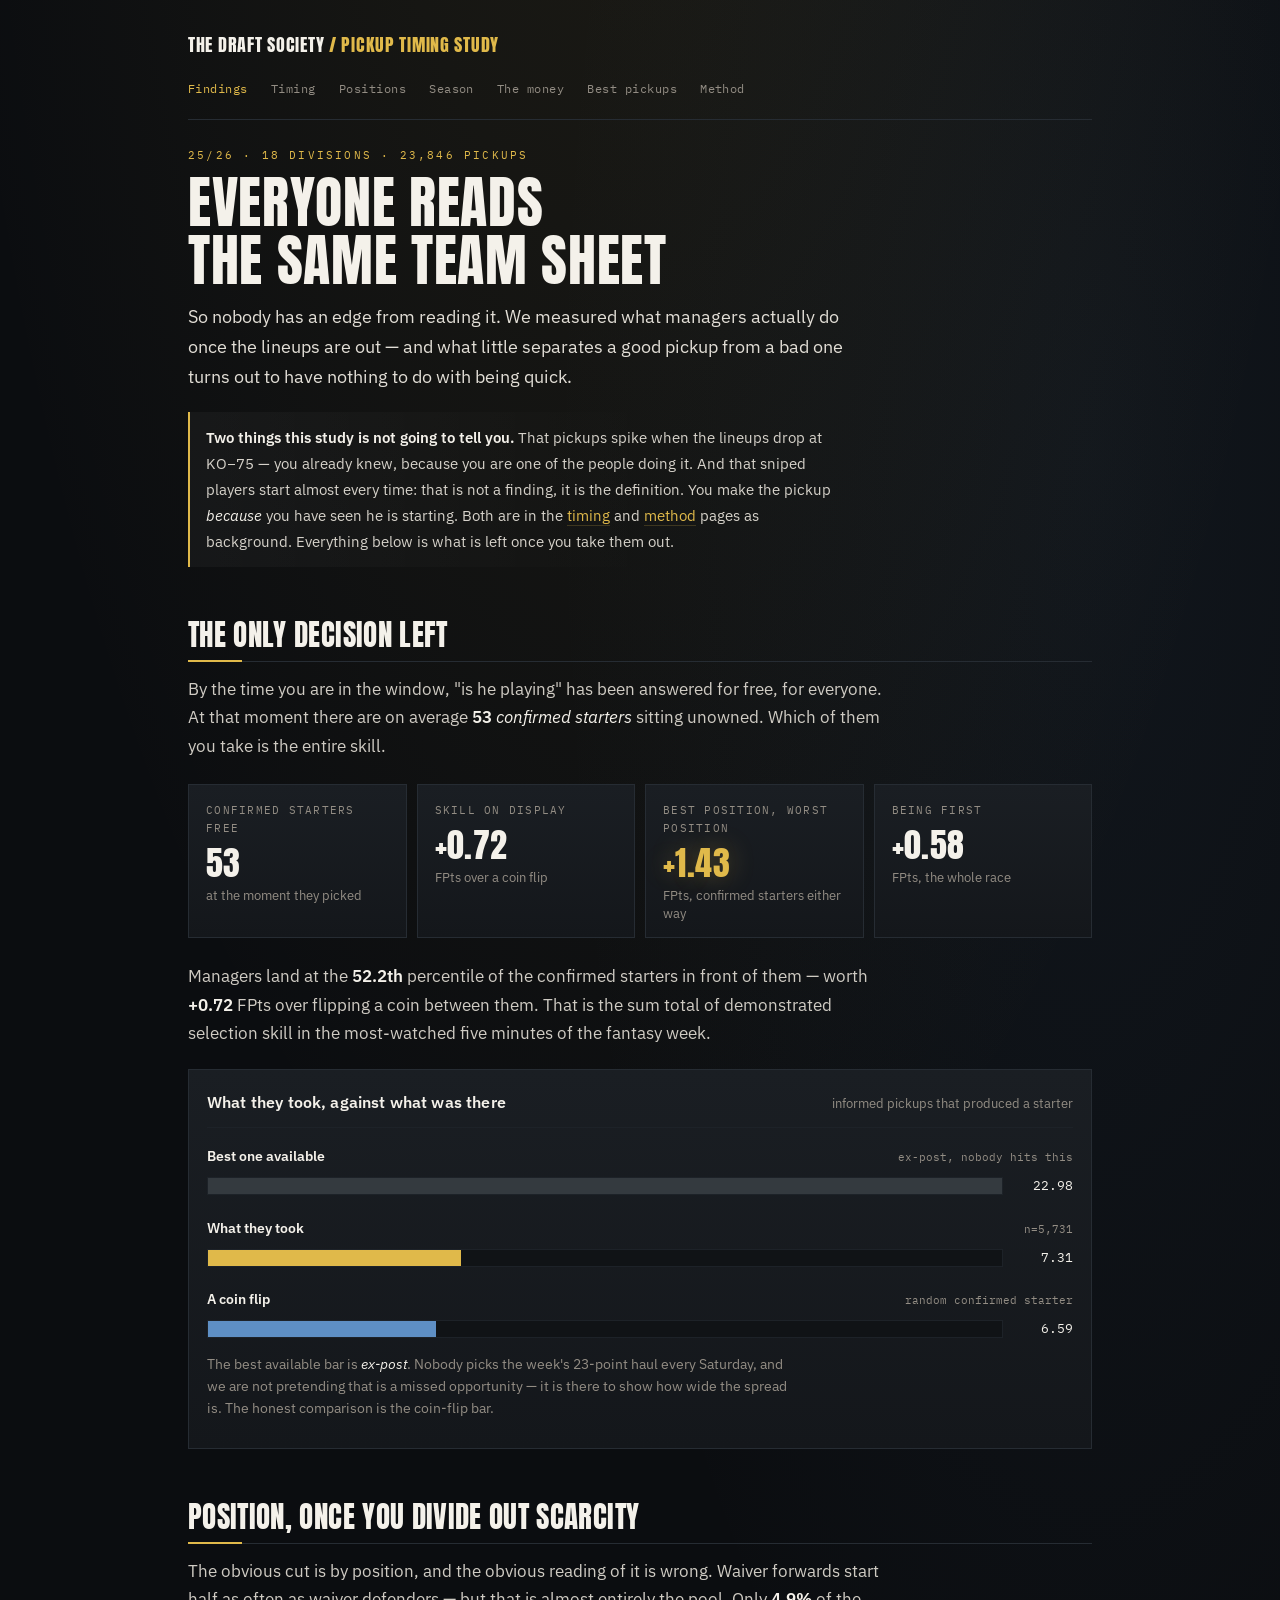
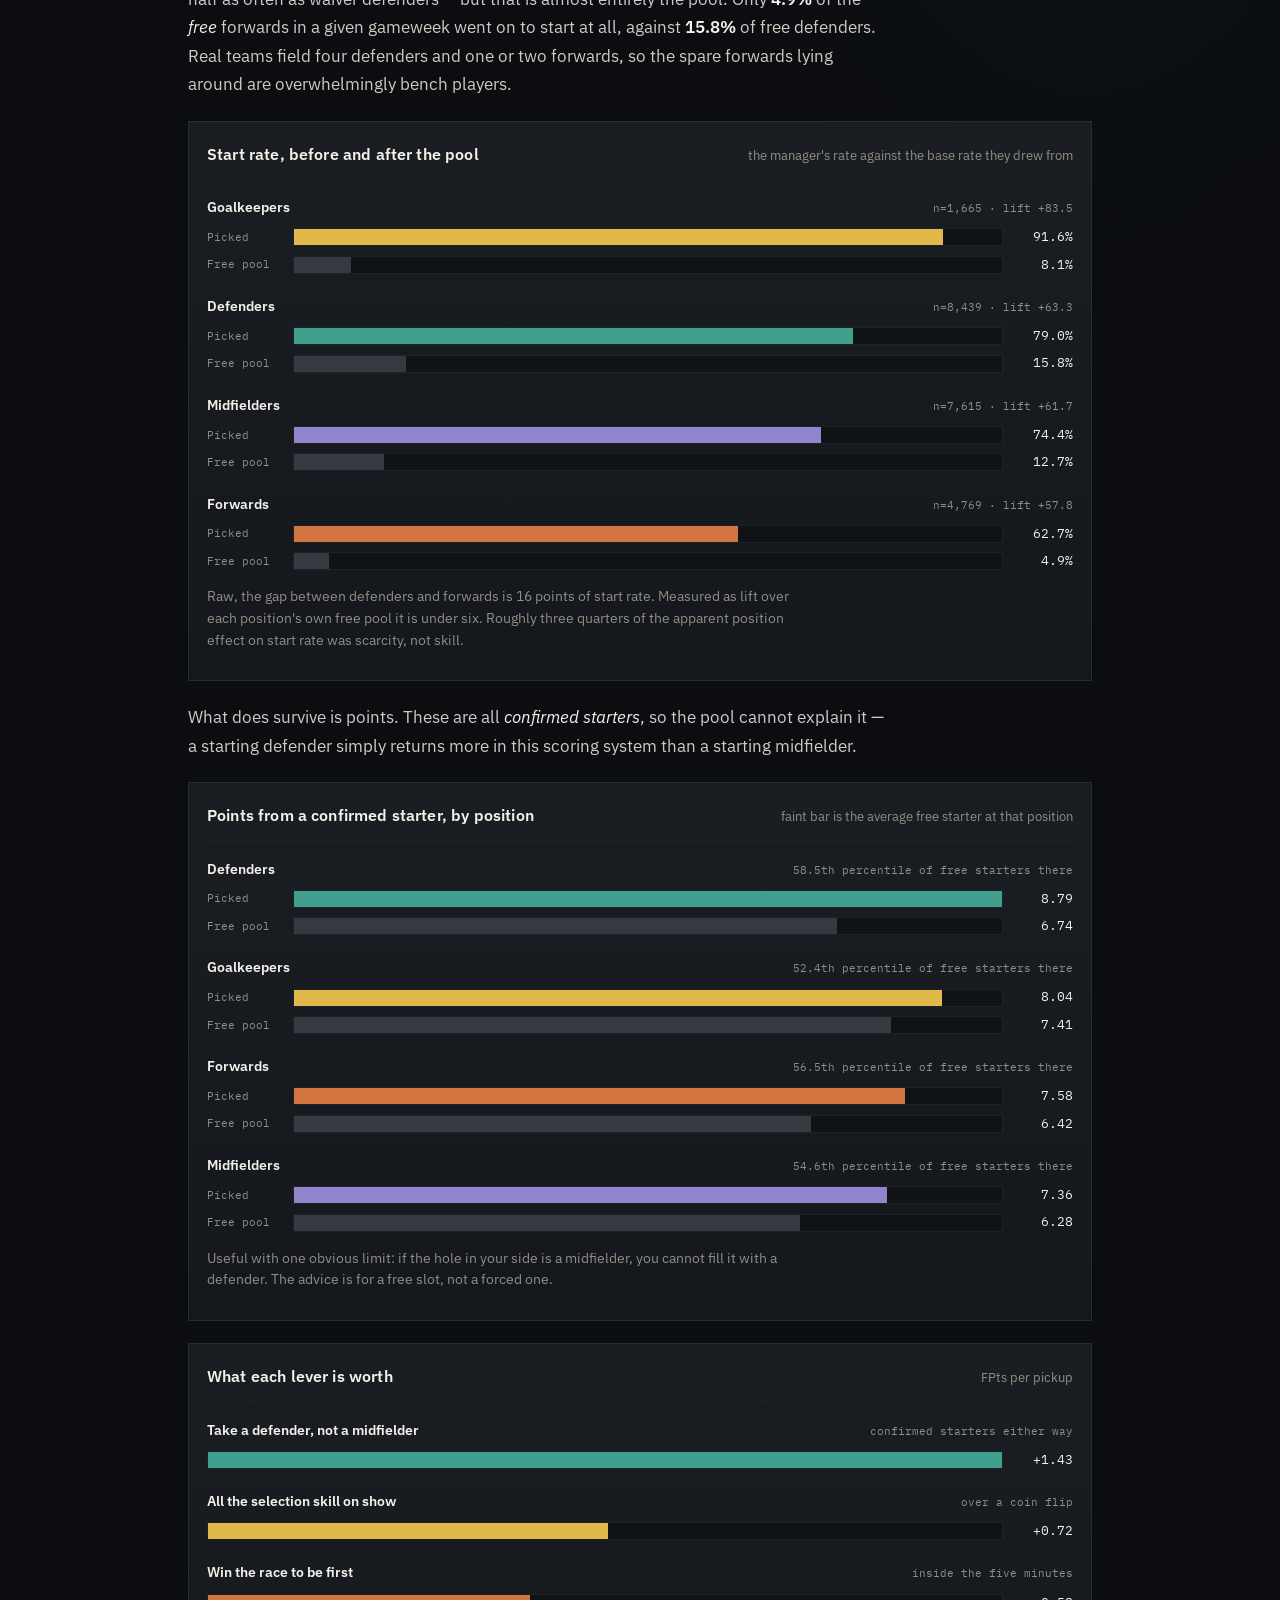
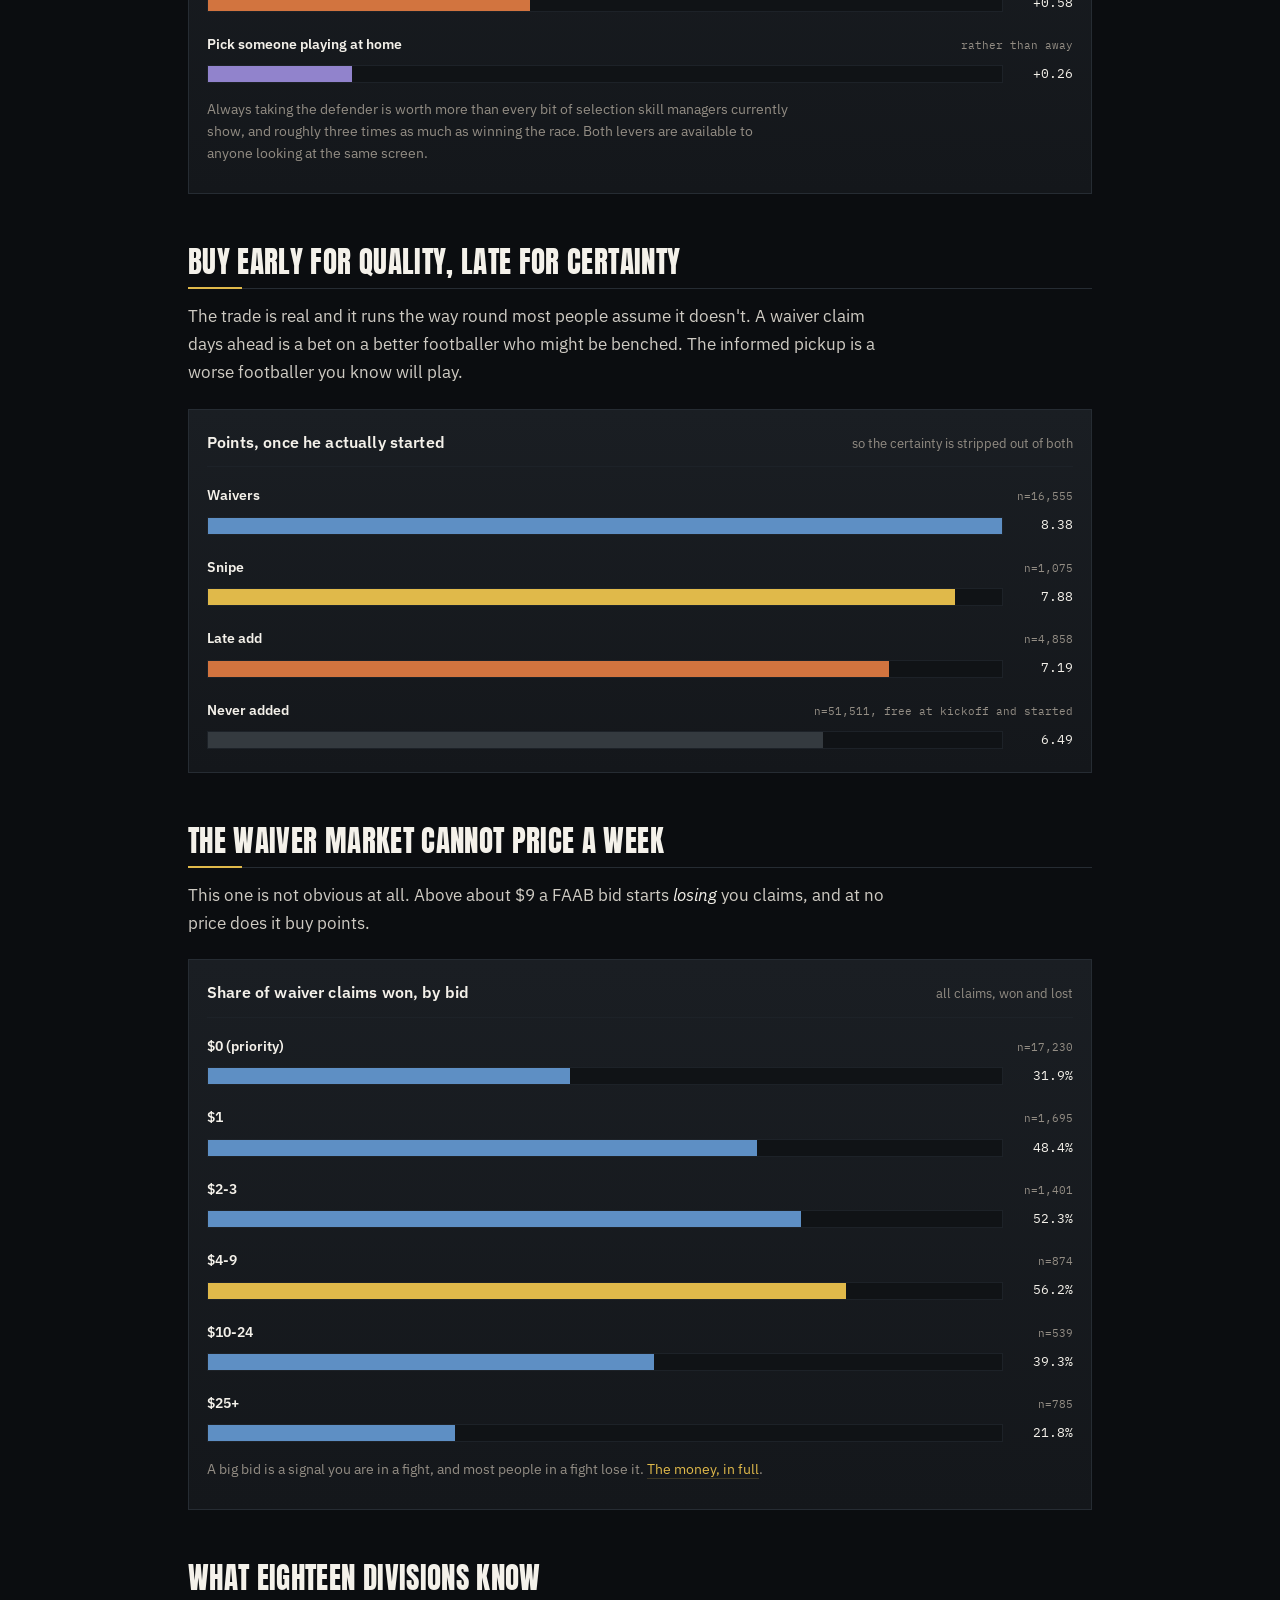
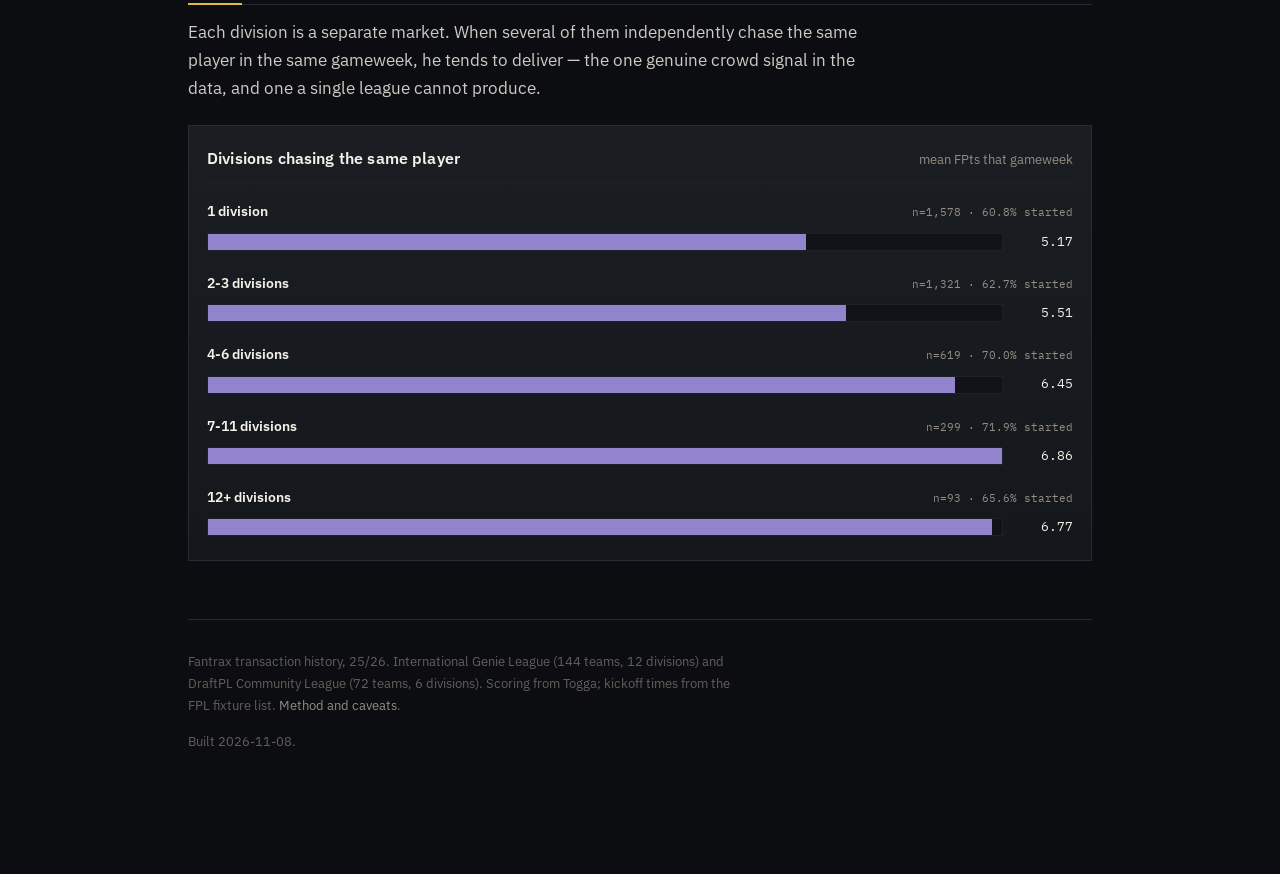
<file: index.html>
<!doctype html>
<html lang="en">
<head>
<meta charset="utf-8">
<title>Pickup Timing Study 25/26</title>
<meta http-equiv="refresh" content="0; url=site/index.html">
<link rel="canonical" href="site/index.html">
</head>
<body style="background:#0b0d10;color:#cfcbc3;font-family:system-ui,sans-serif;padding:2rem">
<p>Redirecting to <a href="site/index.html" style="color:#e0b94a">the study</a>.</p>
</body>
</html>
</file>
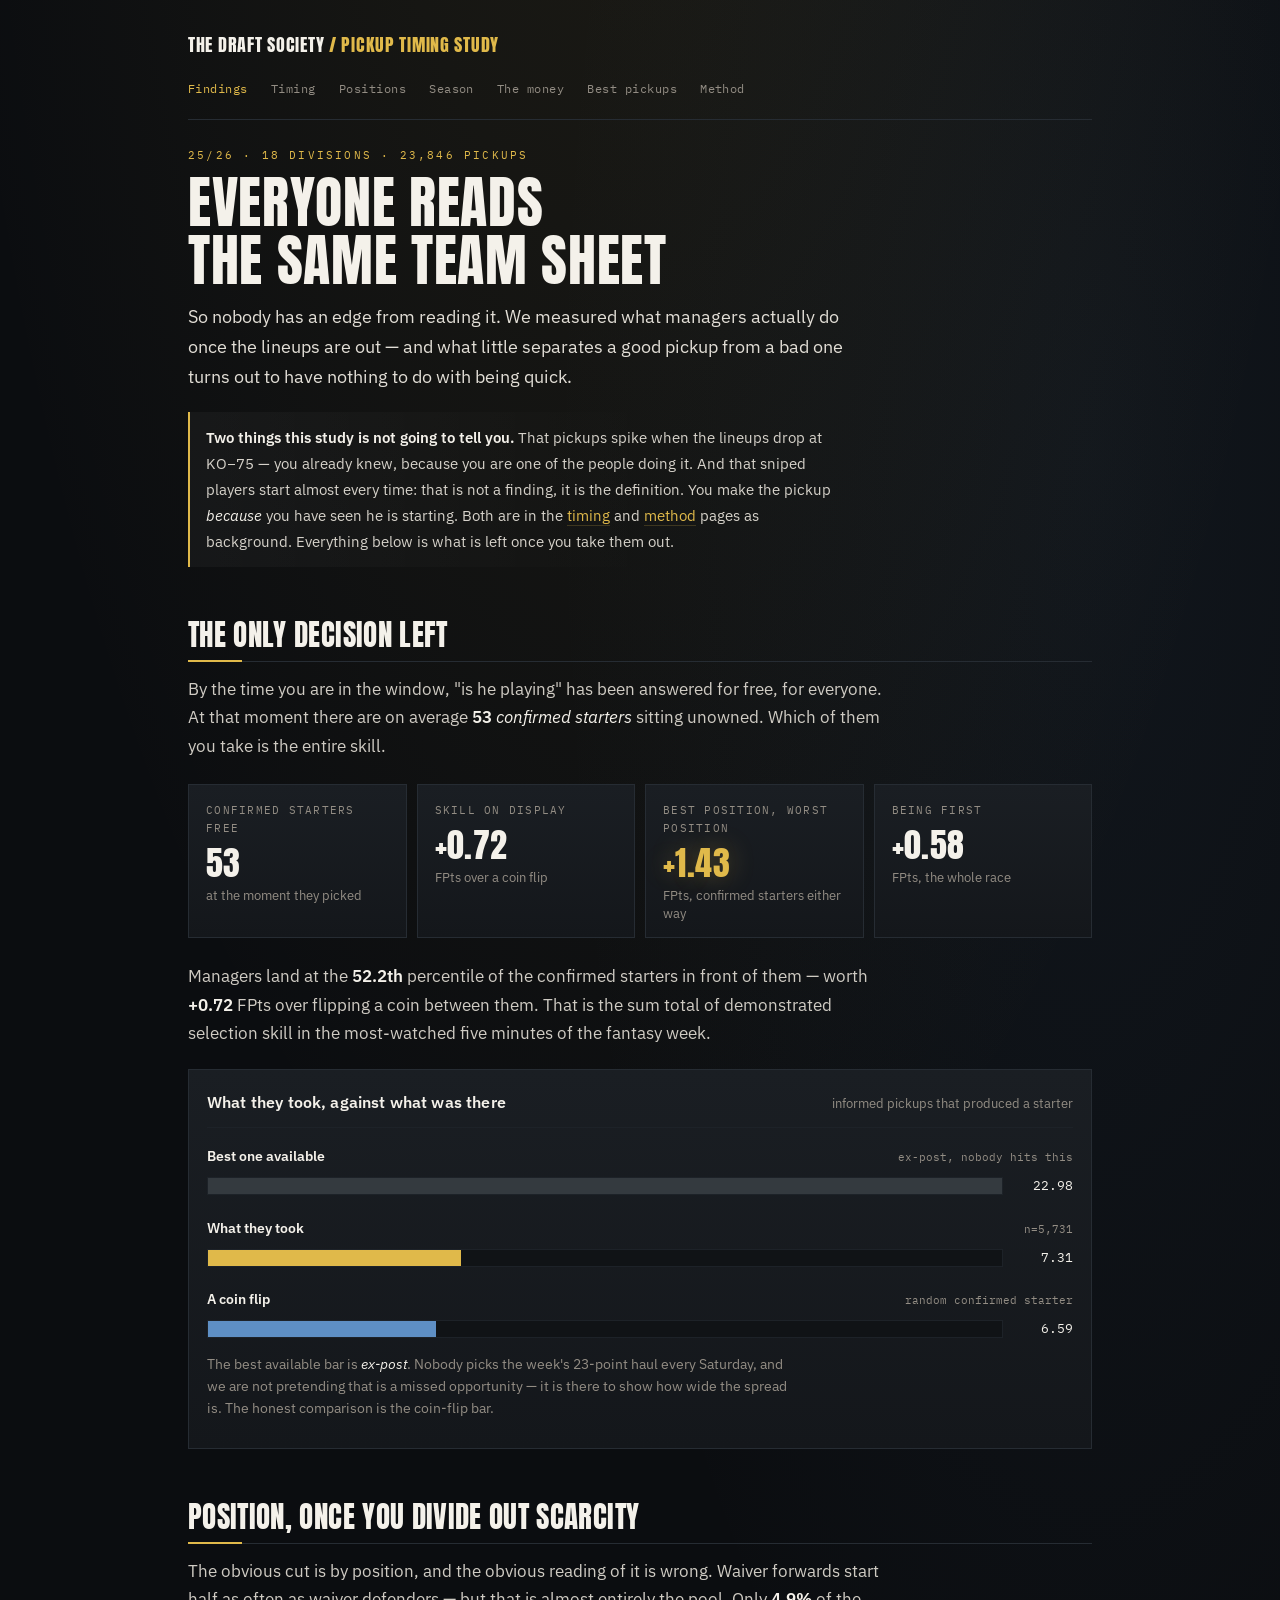
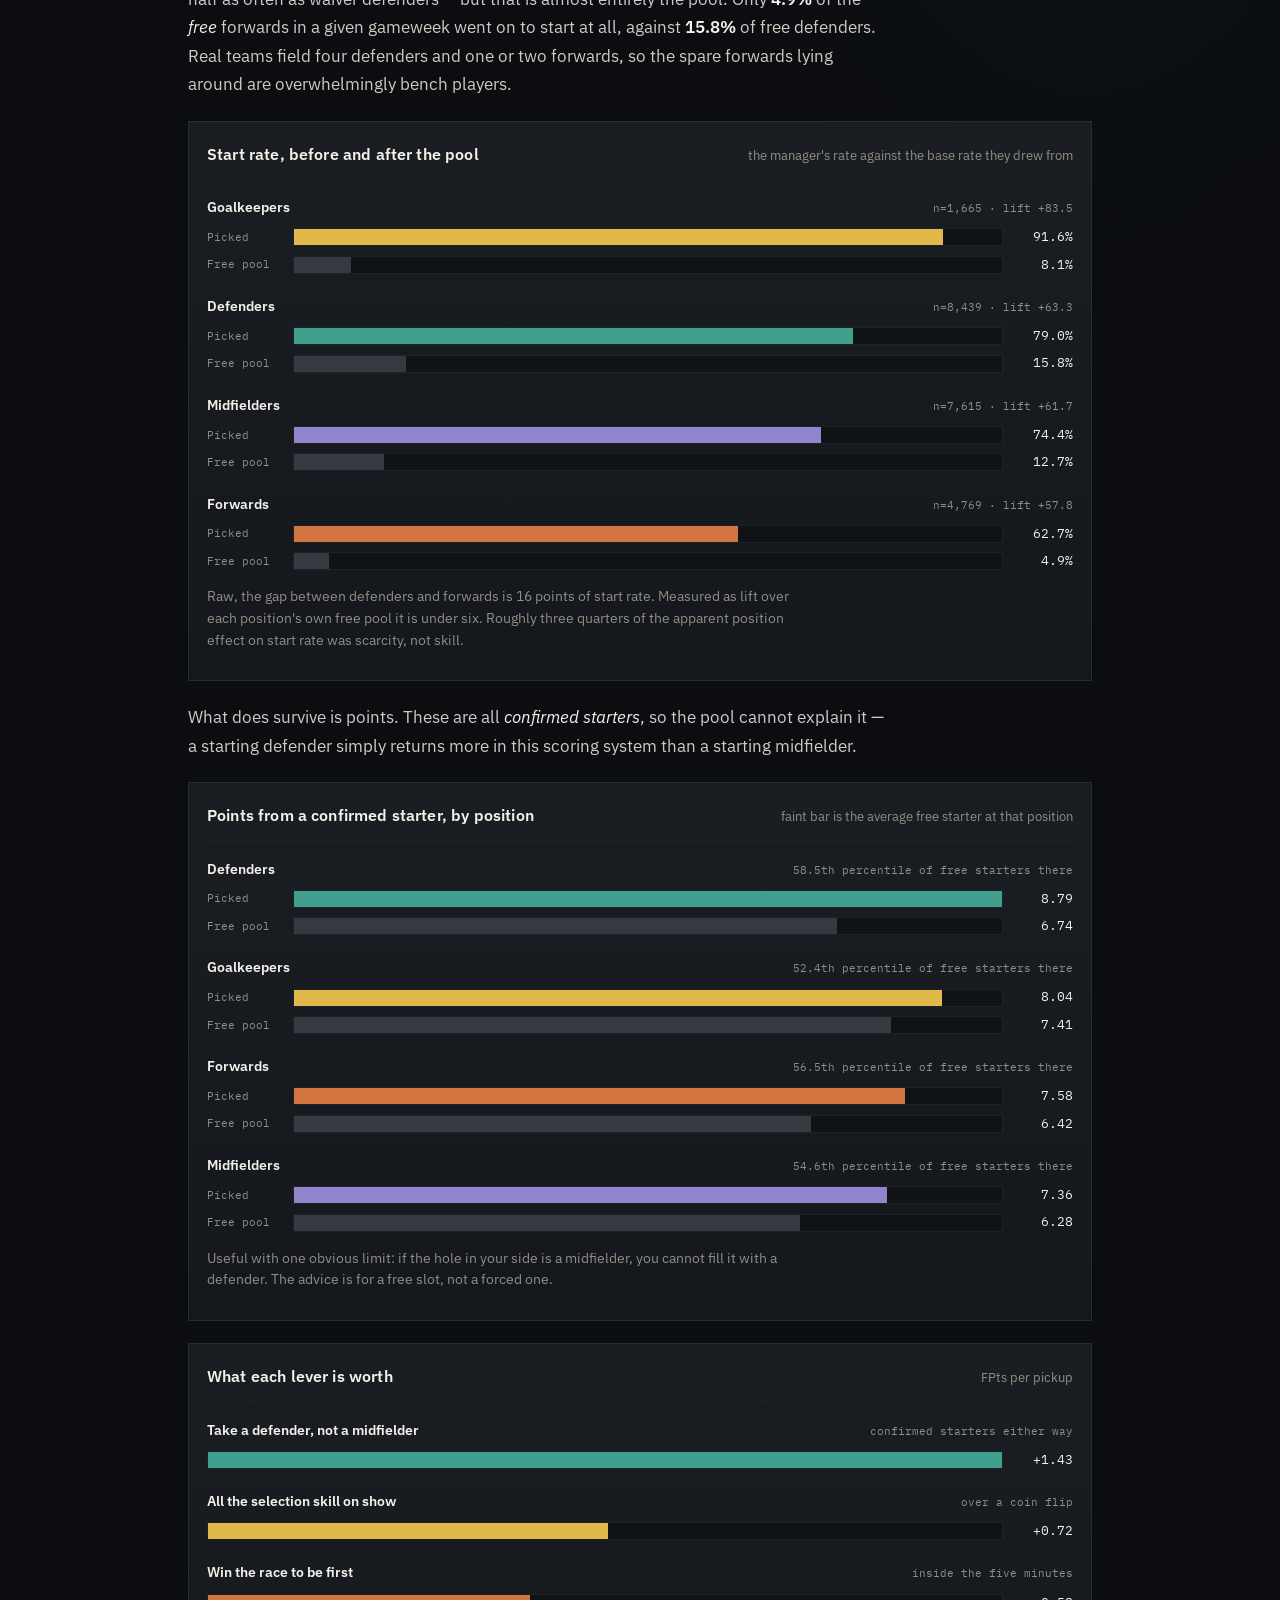
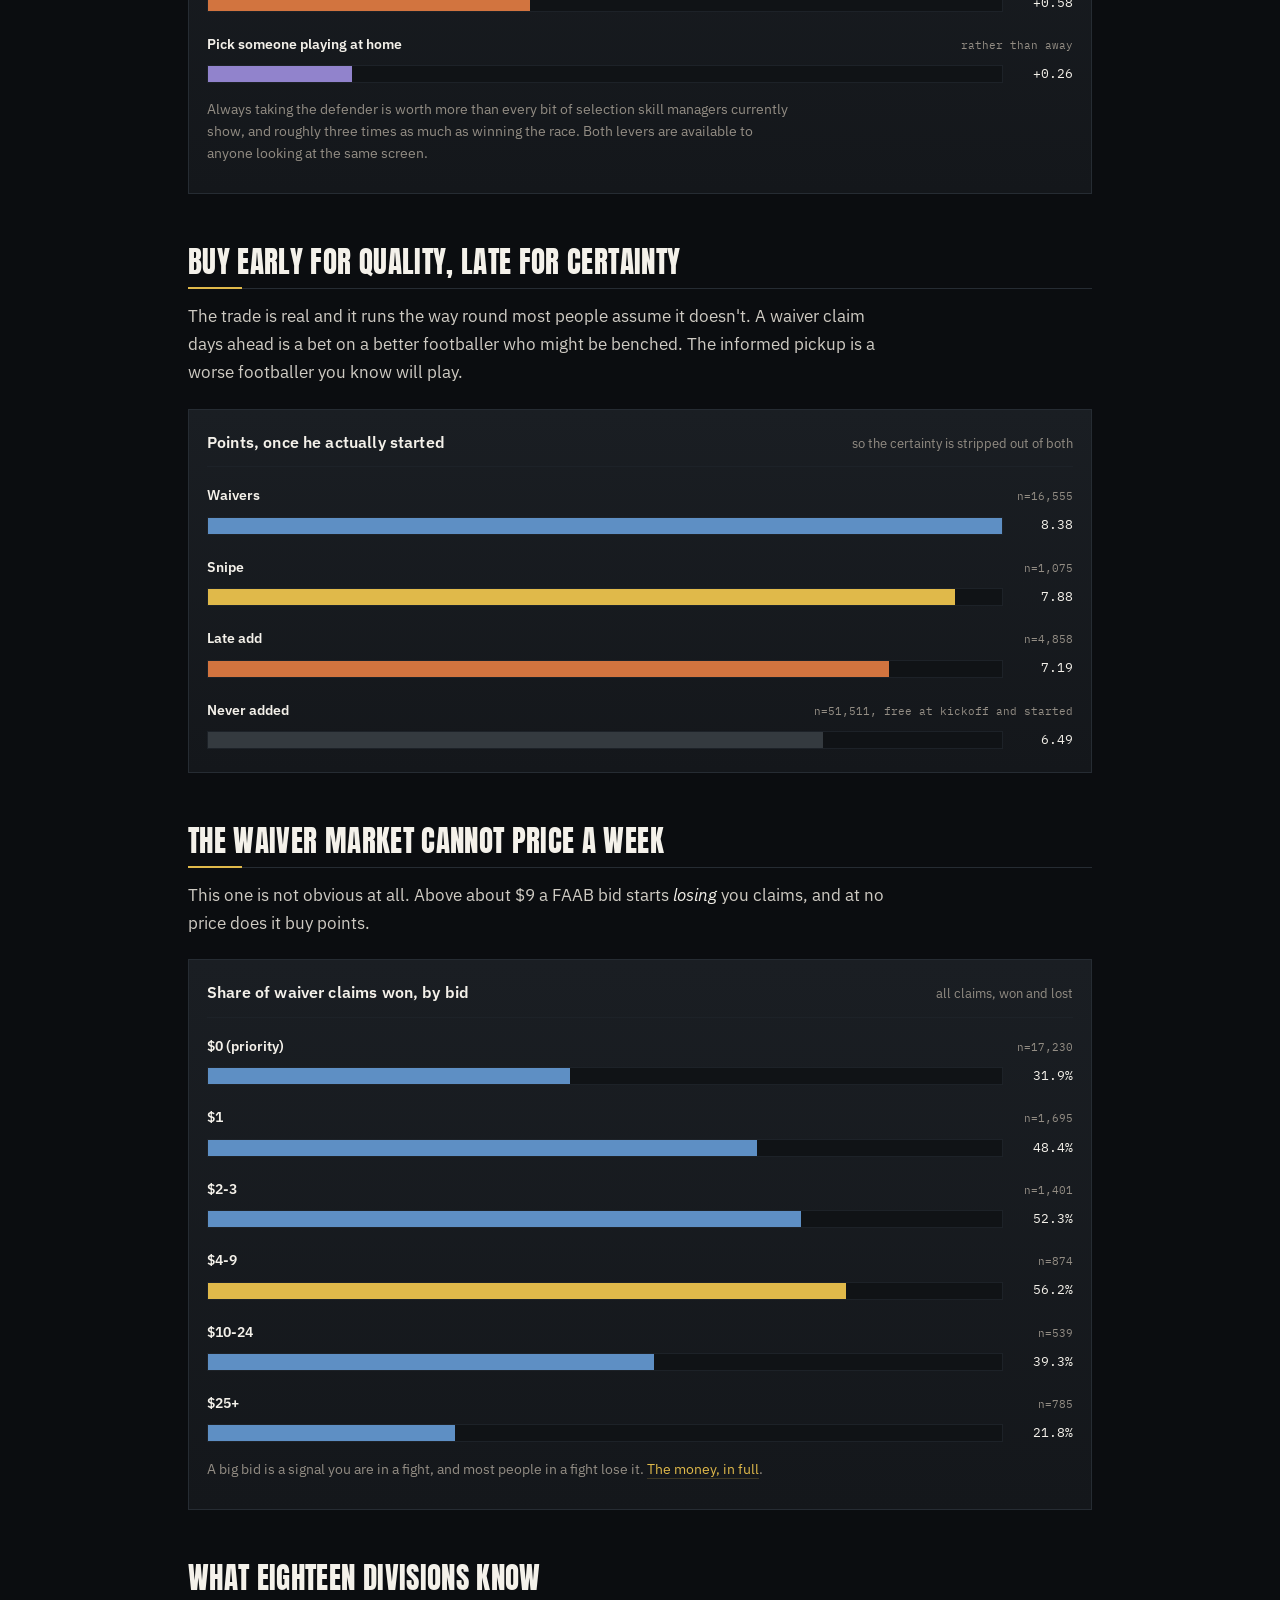
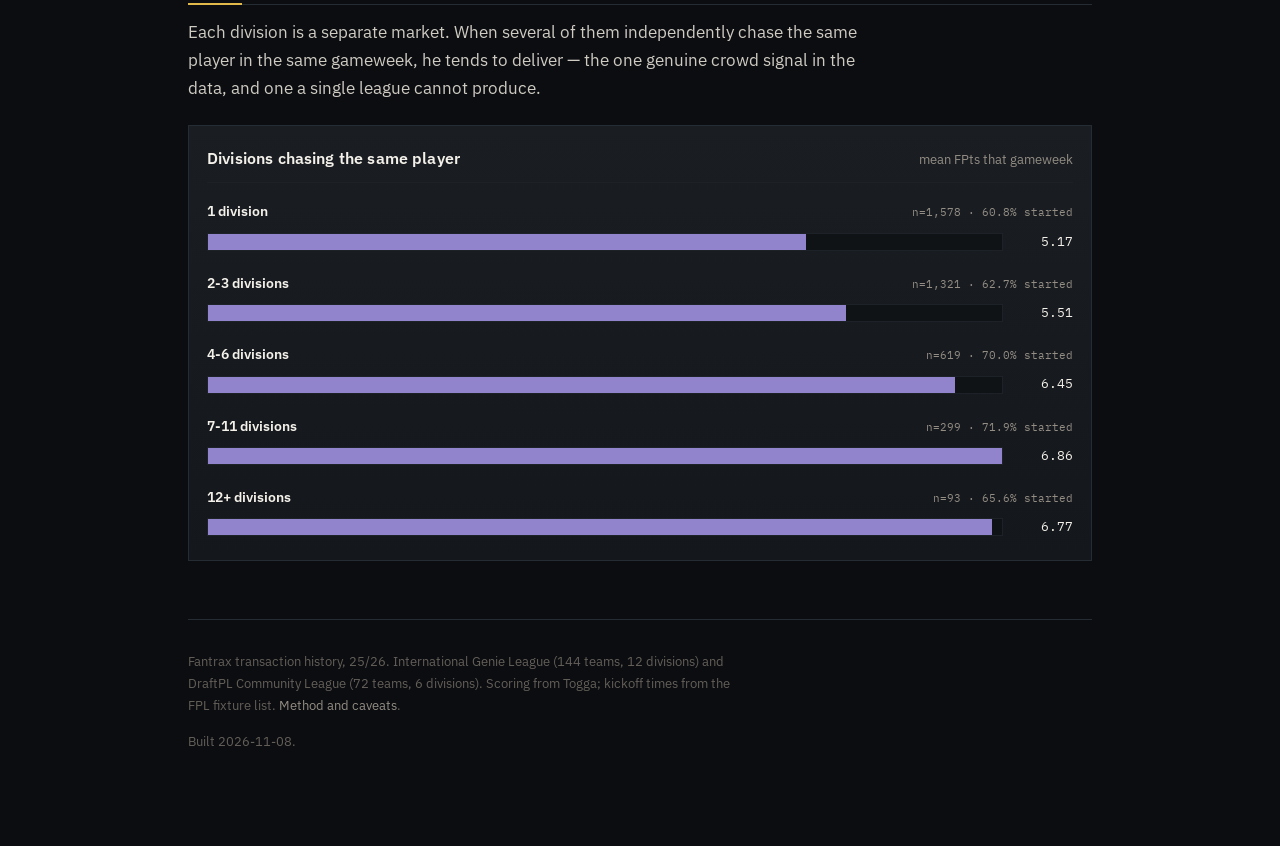
<file: site/index.html>
<!doctype html>
<html lang="en">
<head>
<meta charset="utf-8">
<meta name="viewport" content="width=device-width, initial-scale=1">
<title>Pickup Timing Study 25/26 — The Draft Society</title>
<meta name="description" content="Everyone sees the same team sheet. What you do with it is worth less than you think — and the thing that is worth something isn't speed.">
<link rel="preconnect" href="https://fonts.googleapis.com">
<link rel="preconnect" href="https://fonts.gstatic.com" crossorigin>
<link href="https://fonts.googleapis.com/css2?family=Anton&family=IBM+Plex+Mono:wght@400;500;600&family=IBM+Plex+Sans:wght@400;500;600&display=swap" rel="stylesheet">
<link rel="stylesheet" href="assets/tds.css">
</head>
<body>
<div class="wrap">

  <header class="masthead">
    <div class="masthead-title">The Draft Society <span>/ Pickup Timing Study</span></div>
    <nav>
      <a href="index.html" aria-current="page">Findings</a>
      <a href="timing.html">Timing</a>
      <a href="positions.html">Positions</a>
      <a href="season.html">Season</a>
      <a href="faab.html">The money</a>
      <a href="best-pickups.html">Best pickups</a>
      <a href="method.html">Method</a>
    </nav>
  </header>

  <p class="kicker">25/26 &middot; 18 divisions &middot; 23,846 pickups</p>
  <h1>Everyone reads<br>the same team sheet</h1>
  <p class="lede">So nobody has an edge from reading it. We measured what
  managers actually do once the lineups are out &mdash; and what little
  separates a good pickup from a bad one turns out to have nothing to do
  with being quick.</p>

  <div class="caveat">
    <strong>Two things this study is not going to tell you.</strong> That
    pickups spike when the lineups drop at KO&minus;75 &mdash; you already
    knew, because you are one of the people doing it. And that sniped
    players start almost every time: that is not a finding, it is the
    definition. You make the pickup <em>because</em> you have seen he is
    starting. Both are in the <a href="timing.html">timing</a> and
    <a href="method.html">method</a> pages as background. Everything below is
    what is left once you take them out.
  </div>

  <h2>The only decision left</h2>
  <p>By the time you are in the window, "is he playing" has been answered for
  free, for everyone. At that moment there are on average
  <strong id="pool">&mdash;</strong> <em>confirmed starters</em> sitting
  unowned. Which of them you take is the entire skill.</p>

  <div class="stat-row" id="headline"></div>

  <p>Managers land at the <strong id="captured">&mdash;</strong> percentile of
  the confirmed starters in front of them &mdash; worth
  <strong id="skill">&mdash;</strong> FPts over flipping a coin between them.
  That is the sum total of demonstrated selection skill in the most-watched
  five minutes of the fantasy week.</p>

  <div class="panel">
    <div class="panel-head"><h3>What they took, against what was there</h3>
      <span class="note">informed pickups that produced a starter</span></div>
    <div id="skill-chart"></div>
    <p class="note" style="margin-top:14px">The best available bar is
      <em>ex-post</em>. Nobody picks the week's 23-point haul every Saturday,
      and we are not pretending that is a missed opportunity &mdash; it is
      there to show how wide the spread is. The honest comparison is the
      coin-flip bar.</p>
  </div>

  <h2>Position, once you divide out scarcity</h2>
  <p>The obvious cut is by position, and the obvious reading of it is wrong.
  Waiver forwards start half as often as waiver defenders &mdash; but that is
  almost entirely the pool. Only <strong id="pool-f">&mdash;</strong> of the
  <em>free</em> forwards in a given gameweek went on to start at all, against
  <strong id="pool-d">&mdash;</strong> of free defenders. Real teams field
  four defenders and one or two forwards, so the spare forwards lying around
  are overwhelmingly bench players.</p>

  <div class="panel">
    <div class="panel-head"><h3>Start rate, before and after the pool</h3>
      <span class="note">the manager's rate against the base rate they drew from</span></div>
    <div id="lift-chart"></div>
    <p class="note" style="margin-top:14px">Raw, the gap between defenders and
      forwards is 16 points of start rate. Measured as lift over each
      position's own free pool it is under six. Roughly three quarters of the
      apparent position effect on start rate was scarcity, not skill.</p>
  </div>

  <p>What does survive is points. These are all <em>confirmed starters</em>,
  so the pool cannot explain it &mdash; a starting defender simply returns
  more in this scoring system than a starting midfielder.</p>

  <div class="panel">
    <div class="panel-head"><h3>Points from a confirmed starter, by position</h3>
      <span class="note">faint bar is the average free starter at that position</span></div>
    <div id="position-chart"></div>
    <p class="note" style="margin-top:14px">Useful with one obvious limit: if
      the hole in your side is a midfielder, you cannot fill it with a
      defender. The advice is for a free slot, not a forced one.</p>
  </div>

  <div class="panel">
    <div class="panel-head"><h3>What each lever is worth</h3>
      <span class="note">FPts per pickup</span></div>
    <div id="lever-chart"></div>
    <p class="note" style="margin-top:14px">Always taking the defender is
      worth more than every bit of selection skill managers currently show,
      and roughly three times as much as winning the race. Both levers are
      available to anyone looking at the same screen.</p>
  </div>

  <h2>Buy early for quality, late for certainty</h2>
  <p>The trade is real and it runs the way round most people assume it
  doesn't. A waiver claim days ahead is a bet on a better footballer who
  might be benched. The informed pickup is a worse footballer you know will
  play.</p>

  <div class="panel">
    <div class="panel-head"><h3>Points, once he actually started</h3>
      <span class="note">so the certainty is stripped out of both</span></div>
    <div id="quality-chart"></div>
  </div>

  <h2>The waiver market cannot price a week</h2>
  <p>This one is not obvious at all. Above about $9 a FAAB bid starts
  <em>losing</em> you claims, and at no price does it buy points.</p>

  <div class="panel">
    <div class="panel-head"><h3>Share of waiver claims won, by bid</h3>
      <span class="note">all claims, won and lost</span></div>
    <div id="faab-chart"></div>
    <p class="note" style="margin-top:14px">A big bid is a signal you are in a
      fight, and most people in a fight lose it.
      <a href="faab.html">The money, in full</a>.</p>
  </div>

  <h2>What eighteen divisions know</h2>
  <p>Each division is a separate market. When several of them independently
  chase the same player in the same gameweek, he tends to deliver &mdash;
  the one genuine crowd signal in the data, and one a single league cannot
  produce.</p>

  <div class="panel">
    <div class="panel-head"><h3>Divisions chasing the same player</h3>
      <span class="note">mean FPts that gameweek</span></div>
    <div id="consensus-chart"></div>
  </div>

  <footer>
    <p>Fantrax transaction history, 25/26. International Genie League (144
    teams, 12 divisions) and DraftPL Community League (72 teams, 6
    divisions). Scoring from Togga; kickoff times from the FPL fixture list.
    <a href="method.html">Method and caveats</a>.</p>
    <p id="generated"></p>
  </footer>

</div>

<script src="data/metrics.js"></script>
<script src="data/extra.js"></script>
<script src="assets/tds.js"></script>
<script>
(function () {
  var m, x;
  try { m = TDS.data(); x = window.PICKUP_EXTRA; }
  catch (e) { TDS.fail(document.getElementById('headline'), e.message); return; }

  var e = x.edge, dist = x.distributions;
  var POS = { G: 'Goalkeepers', D: 'Defenders', M: 'Midfielders', F: 'Forwards' };

  document.getElementById('pool').textContent = e.pool_size;
  document.getElementById('captured').textContent = e.captured + 'th';
  document.getElementById('skill').textContent = '+' + e.skill.toFixed(2);

  // ------------------------------------------------------------ headline --
  // The position figure is taken from the scarcity-normalised table, not the
  // raw one: both sides are confirmed starters, so the pool cannot explain it.
  var scored0 = x.scarcity.positions.filter(function (p) {
    return p.mean_fpts !== null;
  }).sort(function (a, b) { return b.mean_fpts - a.mean_fpts; });
  var cleanGap = scored0.length > 1
    ? scored0[0].mean_fpts - scored0[scored0.length - 1].mean_fpts : 0;

  [['Confirmed starters free', e.pool_size, 'at the moment they picked'],
   ['Skill on display', '+' + e.skill.toFixed(2), 'FPts over a coin flip'],
   ['Best position, worst position', '+' + cleanGap.toFixed(2),
     'FPts, confirmed starters either way'],
   ['Being first', '+' + e.speed_gap.toFixed(2), 'FPts, the whole race']
  ].forEach(function (s, i) {
    var cell = TDS.el('div', 'stat');
    cell.appendChild(TDS.el('div', 'stat-label', s[0]));
    cell.appendChild(TDS.el('div', 'stat-value' + (i === 2 ? ' gold' : ''), s[1]));
    cell.appendChild(TDS.el('div', 'stat-sub', s[2]));
    document.getElementById('headline').appendChild(cell);
  });

  // --------------------------------------------------------------- skill --
  TDS.bars(document.getElementById('skill-chart'), {
    rows: [
      { label: 'Best one available', note: 'ex-post, nobody hits this',
        bars: [{ key: 'baseline', value: e.best_available,
          display: TDS.num(e.best_available), faint: true }] },
      { label: 'What they took', note: 'n=' + TDS.thousands(e.n),
        bars: [{ key: 'lineup_snipe', value: e.actual,
          display: TDS.num(e.actual) }] },
      { label: 'A coin flip', note: 'random confirmed starter',
        bars: [{ key: 'waivers', value: e.coin_flip,
          display: TDS.num(e.coin_flip) }] }
    ]
  });

  // ------------------------------------------------------------ position --
  var sc = x.scarcity.positions;
  var byCode = {};
  sc.forEach(function (p) { byCode[p.position] = p; });
  var hues = { D: 'teal', G: 'accent', F: 'late_add', M: 'violet' };

  if (byCode.F) {
    document.getElementById('pool-f').textContent =
      TDS.pct(byCode.F.pool_start_rate);
  }
  if (byCode.D) {
    document.getElementById('pool-d').textContent =
      TDS.pct(byCode.D.pool_start_rate);
  }

  // Start rate against the base rate it was drawn from.
  TDS.bars(document.getElementById('lift-chart'), {
    max: 100, showKeys: true,
    rows: sc.map(function (p) {
      return {
        label: POS[p.position] || p.position,
        note: 'n=' + TDS.thousands(p.n) + ' · lift +' + p.lift,
        bars: [
          { key: hues[p.position] || 'waivers', name: 'Picked',
            value: p.add_start_rate, display: TDS.pct(p.add_start_rate) },
          { key: 'baseline', name: 'Free pool', value: p.pool_start_rate,
            display: TDS.pct(p.pool_start_rate), faint: true }
        ]
      };
    })
  });

  // Points from a confirmed starter, with that position's own pool beside it.
  var scored = sc.filter(function (p) { return p.mean_fpts !== null; })
    .sort(function (a, b) { return b.mean_fpts - a.mean_fpts; });
  TDS.bars(document.getElementById('position-chart'), {
    showKeys: true,
    rows: scored.map(function (p) {
      return {
        label: POS[p.position] || p.position,
        note: p.within_pos_pctile + 'th percentile of free starters there',
        bars: [
          { key: hues[p.position] || 'waivers', name: 'Picked',
            value: p.mean_fpts, display: TDS.num(p.mean_fpts) },
          { key: 'baseline', name: 'Free pool', value: p.pool_mean,
            display: TDS.num(p.pool_mean), faint: true }
        ]
      };
    })
  });

  var posGap = scored.length > 1
    ? scored[0].mean_fpts - scored[scored.length - 1].mean_fpts : 0;
  TDS.bars(document.getElementById('lever-chart'), {
    rows: [
      { label: 'Take a ' + (POS[scored[0].position] || '').toLowerCase().slice(0, -1) +
          ', not a ' + (POS[scored[scored.length - 1].position] || '')
            .toLowerCase().slice(0, -1),
        note: 'confirmed starters either way',
        bars: [{ key: 'teal', value: posGap, display: '+' + TDS.num(posGap) }] },
      { label: 'All the selection skill on show', note: 'over a coin flip',
        bars: [{ key: 'lineup_snipe', value: e.skill,
          display: '+' + TDS.num(e.skill) }] },
      { label: 'Win the race to be first', note: 'inside the five minutes',
        bars: [{ key: 'late_add', value: e.speed_gap,
          display: '+' + TDS.num(e.speed_gap) }] },
      { label: 'Pick someone playing at home', note: 'rather than away',
        bars: [{ key: 'violet', value: e.home - e.away,
          display: '+' + TDS.num(e.home - e.away) }] }
    ]
  });

  // ------------------------------------------------------------- quality --
  var quality = TDS.BUCKETS.map(function (b) {
    return { label: TDS.SHORT[b], note: 'n=' + TDS.thousands(dist[b].n),
      bars: [{ key: b, value: dist[b].mean_if_started,
        display: TDS.num(dist[b].mean_if_started) }] };
  });
  quality.push({ label: TDS.SHORT.baseline,
    note: 'n=' + TDS.thousands(m.baseline.n) + ', free at kickoff and started',
    bars: [{ key: 'baseline', value: m.baseline.mean_fpts,
      display: TDS.num(m.baseline.mean_fpts), faint: true }] });
  TDS.bars(document.getElementById('quality-chart'), { rows: quality });

  // ---------------------------------------------------------------- faab --
  var best = x.faab.tiers.reduce(function (a, b) {
    return b.win_rate > a.win_rate ? b : a;
  });
  TDS.bars(document.getElementById('faab-chart'), {
    max: 70,
    rows: x.faab.tiers.map(function (t) {
      return { label: t.tier, note: 'n=' + TDS.thousands(t.claims),
        bars: [{ key: t === best ? 'lineup_snipe' : 'waivers',
          value: t.win_rate, display: TDS.pct(t.win_rate) }] };
    })
  });

  // ----------------------------------------------------------- consensus --
  TDS.bars(document.getElementById('consensus-chart'), {
    rows: x.faab.consensus.map(function (c) {
      return {
        label: c.band + (c.band === '1' ? ' division' : ' divisions'),
        note: 'n=' + TDS.thousands(c.n) + ' · ' + TDS.pct(c.start_rate) +
          ' started',
        bars: [{ key: 'violet', value: c.mean_fpts,
          display: TDS.num(c.mean_fpts) }]
      };
    })
  });

  document.getElementById('generated').textContent = 'Built ' +
    String(m.generated).slice(0, 10) + '.';
}());
</script>
</body>
</html>
</file>
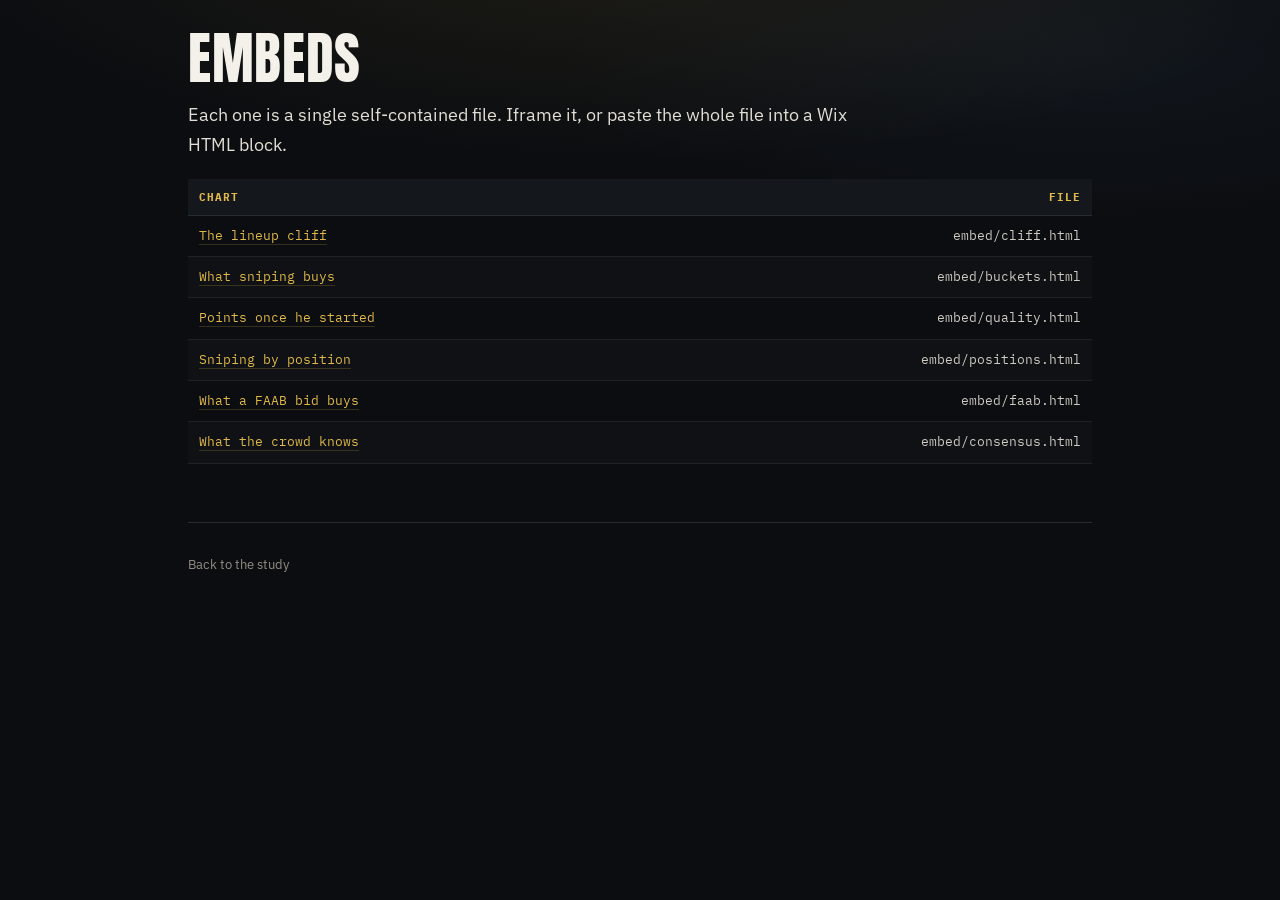
<file: site/embed/index.html>
<!doctype html><html lang="en"><head><meta charset="utf-8">
<meta name="viewport" content="width=device-width, initial-scale=1">
<title>Embeds</title>
<link href="https://fonts.googleapis.com/css2?family=Anton&family=IBM+Plex+Mono:wght@400;500;600&family=IBM+Plex+Sans:wght@400;500;600&display=swap" rel="stylesheet">
<link rel="stylesheet" href="../assets/tds.css"></head><body>
<div class="wrap"><h1>Embeds</h1>
<p class="lede">Each one is a single self-contained file. Iframe it, or paste the whole file into a Wix HTML block.</p>
<div class="scroll"><table><thead><tr><th>Chart</th><th>File</th></tr></thead><tbody>
<tr><td><a href="cliff.html">The lineup cliff</a></td><td>embed/cliff.html</td></tr>
<tr><td><a href="buckets.html">What sniping buys</a></td><td>embed/buckets.html</td></tr>
<tr><td><a href="quality.html">Points once he started</a></td><td>embed/quality.html</td></tr>
<tr><td><a href="positions.html">Sniping by position</a></td><td>embed/positions.html</td></tr>
<tr><td><a href="faab.html">What a FAAB bid buys</a></td><td>embed/faab.html</td></tr>
<tr><td><a href="consensus.html">What the crowd knows</a></td><td>embed/consensus.html</td></tr>
</tbody></table></div>
<footer><p><a href="../index.html">Back to the study</a></p></footer></div></body></html>
</file>
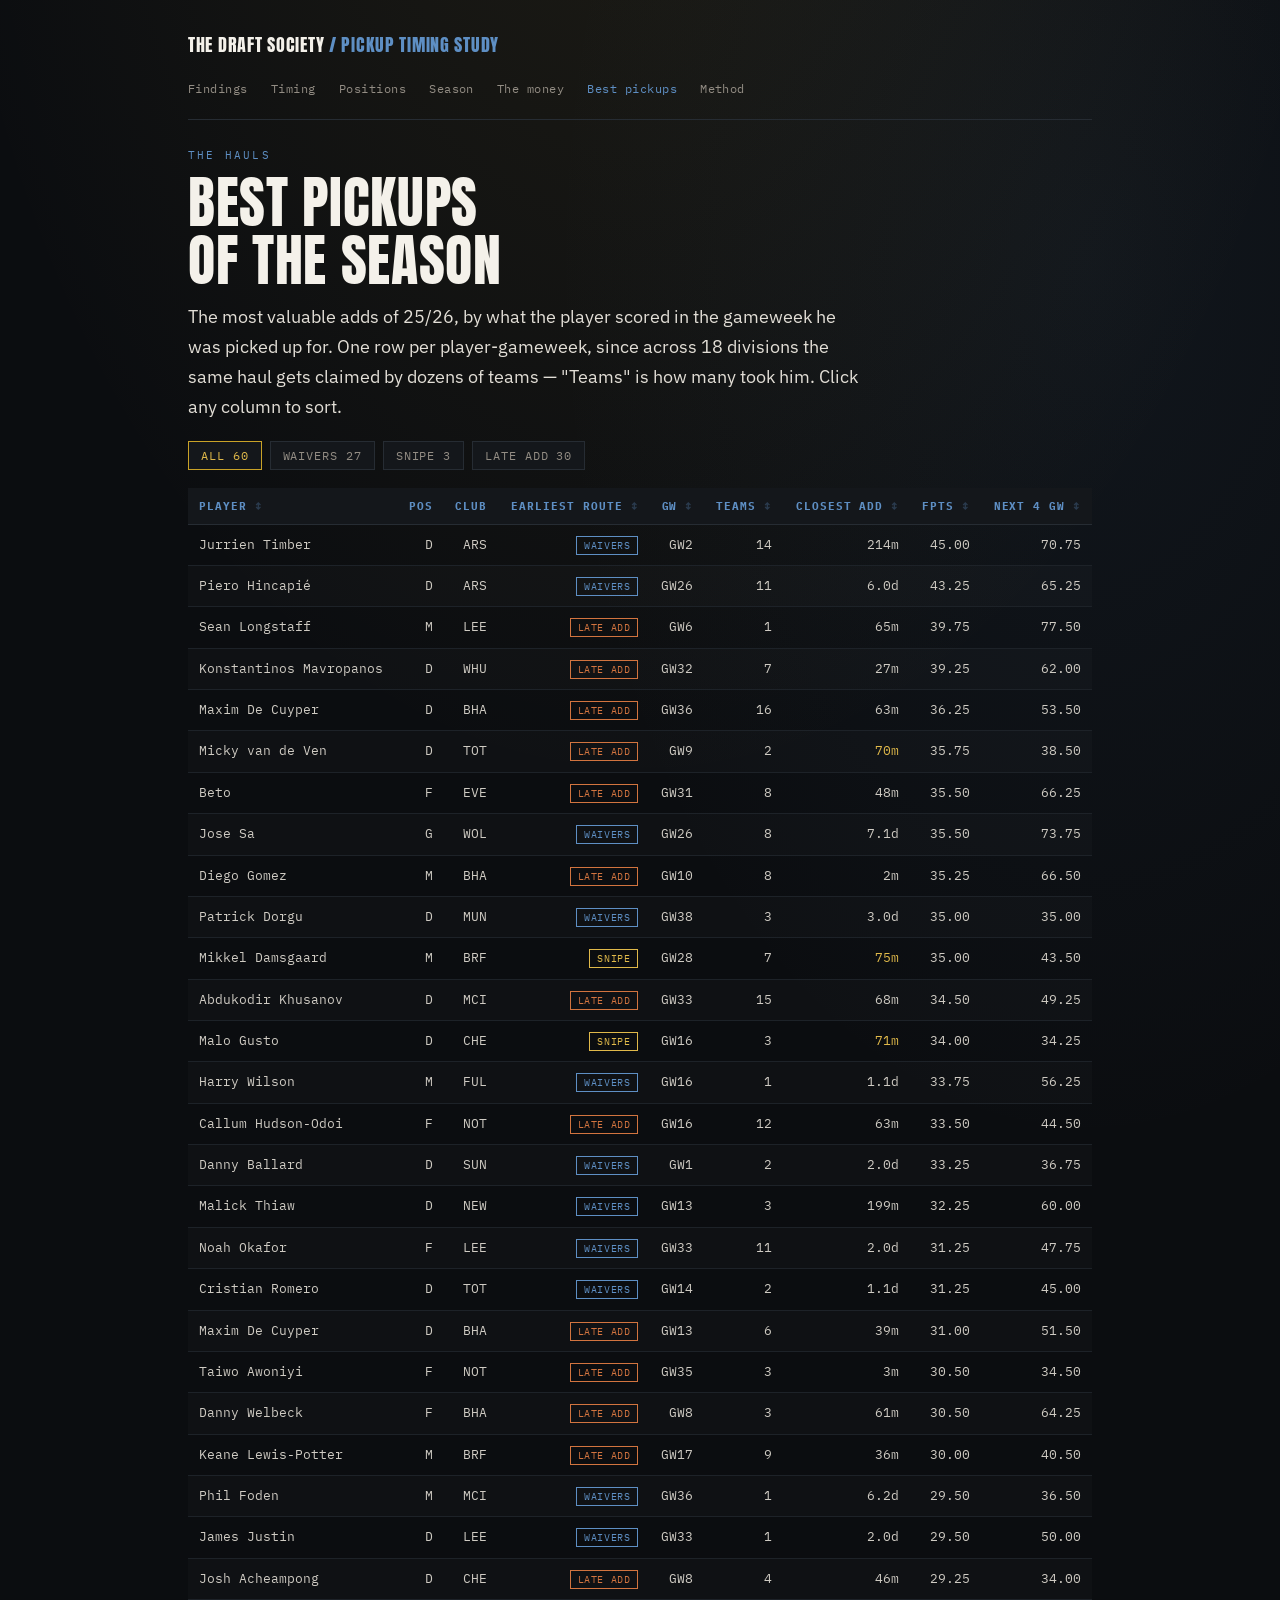
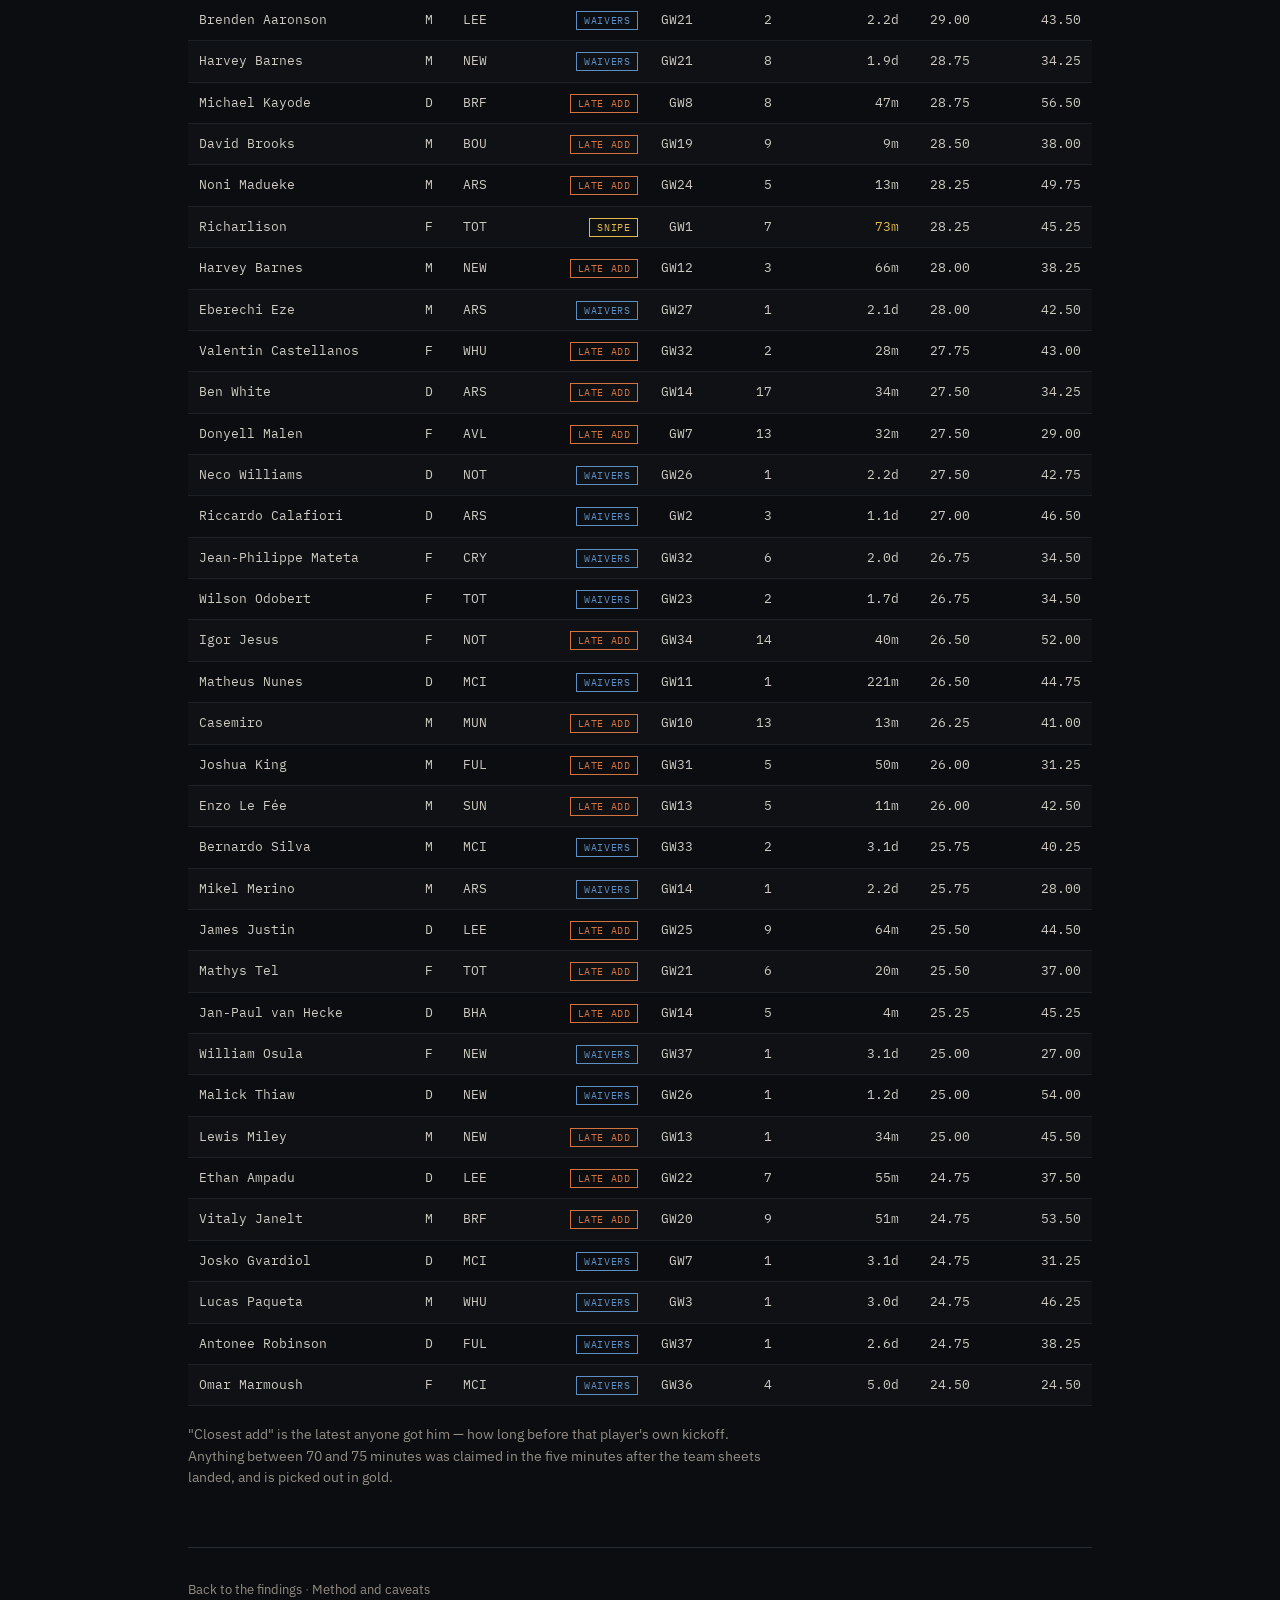
<file: site/best-pickups.html>
<!doctype html>
<html lang="en">
<head>
<meta charset="utf-8">
<meta name="viewport" content="width=device-width, initial-scale=1">
<title>Best pickups — Pickup Timing Study 25/26</title>
<meta name="description" content="The most valuable single Fantrax pickups of 25/26, sortable.">
<link rel="preconnect" href="https://fonts.googleapis.com">
<link rel="preconnect" href="https://fonts.gstatic.com" crossorigin>
<link href="https://fonts.googleapis.com/css2?family=Anton&family=IBM+Plex+Mono:wght@400;500;600&family=IBM+Plex+Sans:wght@400;500;600&display=swap" rel="stylesheet">
<link rel="stylesheet" href="assets/tds.css">
</head>
<body class="p-best">
<div class="wrap">

  <header class="masthead">
    <div class="masthead-title">The Draft Society <span>/ Pickup Timing Study</span></div>
    <nav>
      <a href="index.html">Findings</a>
      <a href="timing.html">Timing</a>
      <a href="positions.html">Positions</a>
      <a href="season.html">Season</a>
      <a href="faab.html">The money</a>
      <a href="best-pickups.html" aria-current="page">Best pickups</a>
      <a href="method.html">Method</a>
    </nav>
  </header>

  <p class="kicker">The hauls</p>
  <h1>Best pickups<br>of the season</h1>
  <p class="lede">The most valuable adds of 25/26, by what the player scored
  in the gameweek he was picked up for. One row per player-gameweek, since
  across 18 divisions the same haul gets claimed by dozens of teams &mdash;
  "Teams" is how many took him. Click any column to sort.</p>

  <div style="display:flex;flex-wrap:wrap;gap:8px;margin:18px 0 6px" id="filters"></div>

  <div class="scroll"><table id="best">
    <thead><tr>
      <th>Player</th>
      <th data-sort="off">Pos</th>
      <th data-sort="off">Club</th>
      <th>Earliest route</th>
      <th class="num" data-type="num">GW</th>
      <th class="num" data-type="num">Teams</th>
      <th class="num" data-type="num">Closest add</th>
      <th class="num" data-type="num">FPts</th>
      <th class="num" data-type="num">Next 4 GW</th>
    </tr></thead>
    <tbody></tbody>
  </table></div>

  <p class="note" style="margin-top:18px">"Closest add" is the latest anyone
  got him &mdash; how long before that player's own kickoff. Anything between
  70 and 75 minutes was claimed in the five minutes after the team sheets
  landed, and is picked out in gold.</p>

  <footer>
    <p><a href="index.html">Back to the findings</a> &middot;
    <a href="method.html">Method and caveats</a></p>
  </footer>

</div>

<script src="data/metrics.js"></script>
<script src="assets/tds.js"></script>
<script>
(function () {
  var m;
  try { m = TDS.data(); }
  catch (e) { TDS.fail(document.getElementById('filters'), e.message); return; }

  var rows = m.best_pickups || [];
  var body = document.querySelector('#best tbody');
  var active = 'all';

  function minutes(value) {
    if (value === null || value === undefined) { return '--'; }
    if (value < 1440) { return Math.round(value) + 'm'; }
    return (value / 1440).toFixed(1) + 'd';
  }

  function draw() {
    body.innerHTML = '';
    rows.filter(function (r) { return active === 'all' || r.bucket === active; })
      .forEach(function (r) {
        var tr = document.createElement('tr');
        tr.appendChild(TDS.el('td', null, r.player));
        tr.appendChild(TDS.el('td', null, r.position));
        tr.appendChild(TDS.el('td', null, r.club));

        var bucket = TDS.el('td');
        bucket.appendChild(TDS.el('span', 'tag ' + r.bucket, TDS.SHORT[r.bucket]));
        bucket.dataset.value = r.bucket;
        tr.appendChild(bucket);

        var gw = TDS.el('td', 'num', 'GW' + r.gameweek);
        gw.dataset.value = r.gameweek;
        tr.appendChild(gw);

        var teams = TDS.el('td', 'num', r.teams);
        teams.dataset.value = r.teams;
        tr.appendChild(teams);

        var mins = TDS.el('td', 'num', minutes(r.minutes_before_ko));
        mins.dataset.value = r.minutes_before_ko;
        if (r.minutes_before_ko >= 70 && r.minutes_before_ko <= 75) {
          mins.style.color = 'var(--gold)';
        }
        tr.appendChild(mins);

        var pts = TDS.el('td', 'num', TDS.num(r.gw_fpts));
        pts.dataset.value = r.gw_fpts;
        tr.appendChild(pts);

        var next4 = TDS.el('td', 'num', r.next4_fpts === null ? '--'
          : TDS.num(r.next4_fpts));
        next4.dataset.value = r.next4_fpts === null ? '' : r.next4_fpts;
        tr.appendChild(next4);

        body.appendChild(tr);
      });
  }

  var choices = [['all', 'All ' + rows.length]].concat(
    TDS.BUCKETS.map(function (b) {
      return [b, TDS.SHORT[b] + ' ' +
        rows.filter(function (r) { return r.bucket === b; }).length];
    }));

  choices.forEach(function (choice) {
    var button = document.createElement('button');
    button.textContent = choice[1];
    button.style.cssText = 'font-family:var(--mono);font-size:11.5px;' +
      'letter-spacing:.08em;text-transform:uppercase;padding:6px 12px;' +
      'cursor:pointer;background:var(--panel);color:var(--grey);' +
      'border:1px solid var(--panel-edge)';
    button.addEventListener('click', function () {
      active = choice[0];
      Array.prototype.forEach.call(
        document.querySelectorAll('#filters button'), function (other) {
          other.style.color = 'var(--grey)';
          other.style.borderColor = 'var(--panel-edge)';
        });
      button.style.color = 'var(--gold)';
      button.style.borderColor = 'var(--gold-deep)';
      draw();
    });
    if (choice[0] === 'all') {
      button.style.color = 'var(--gold)';
      button.style.borderColor = 'var(--gold-deep)';
    }
    document.getElementById('filters').appendChild(button);
  });

  draw();
  TDS.sortable(document.getElementById('best'));
}());
</script>
</body>
</html>
</file>
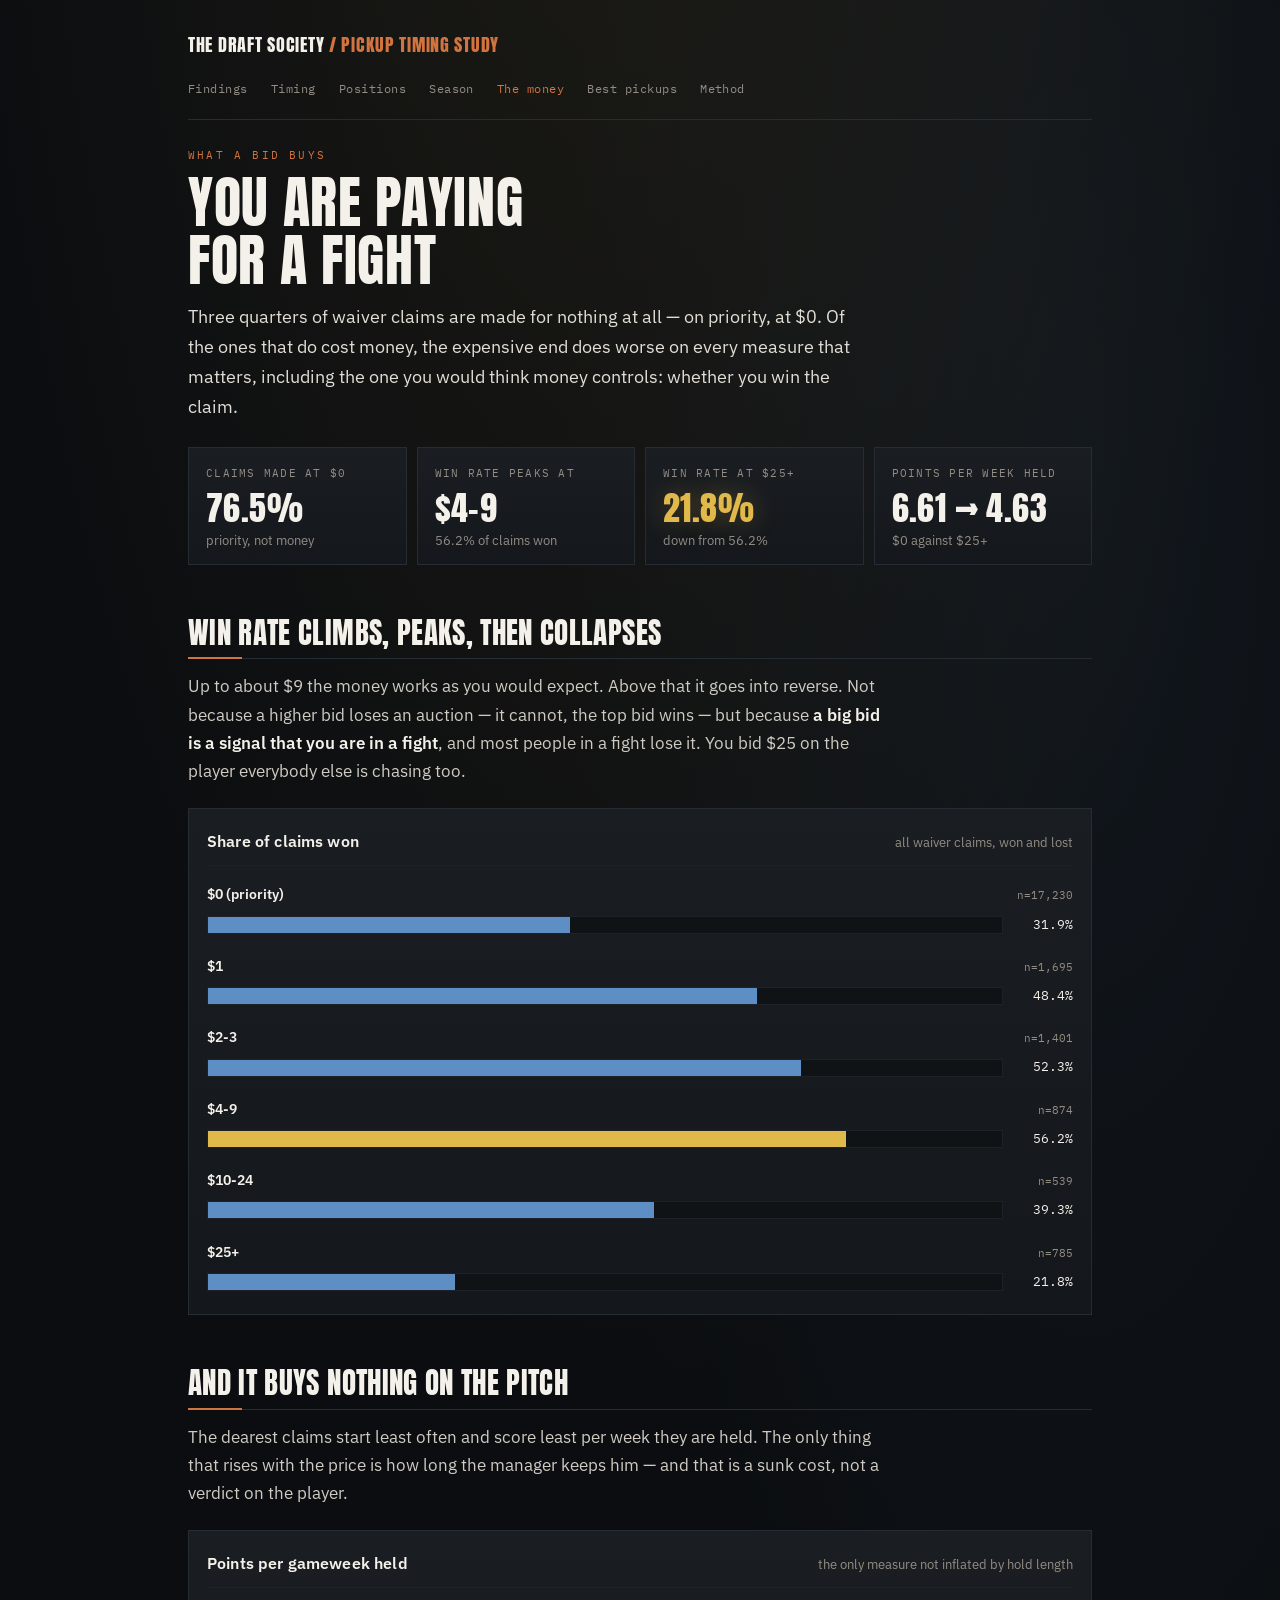
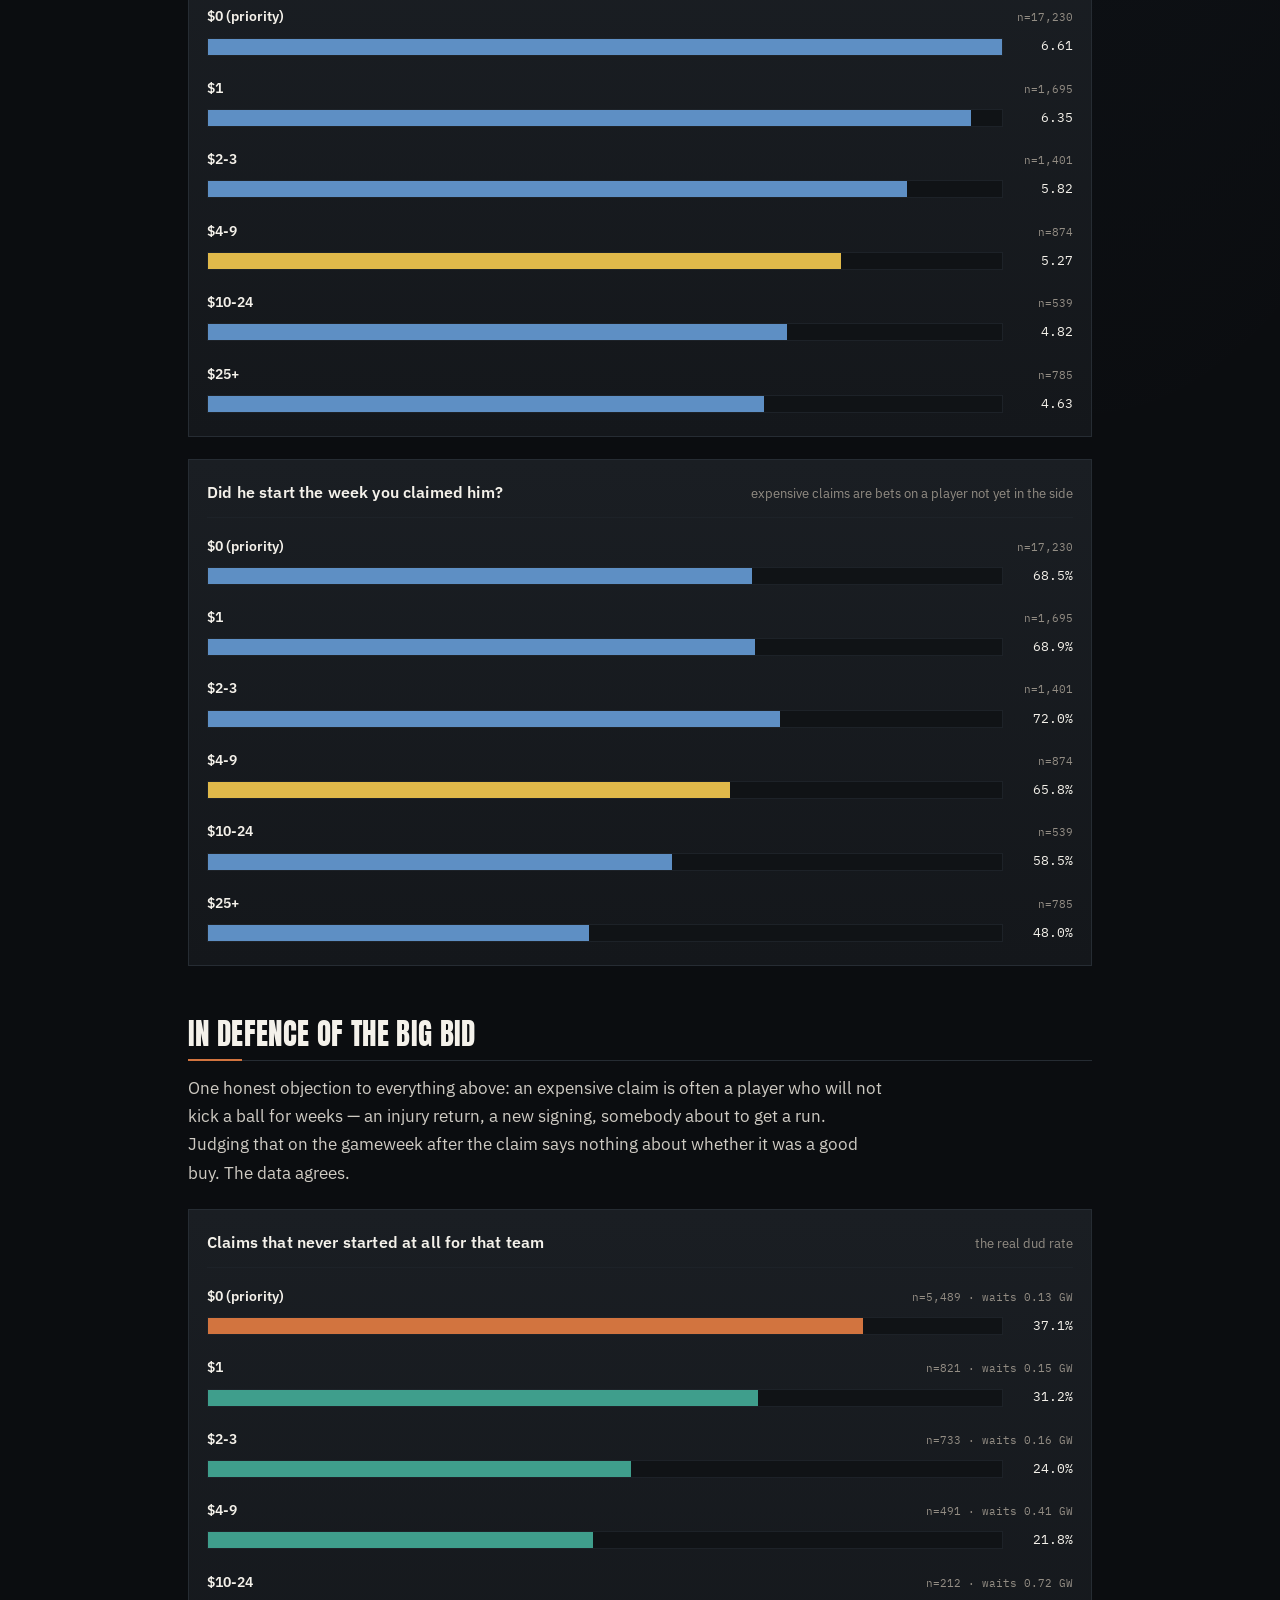
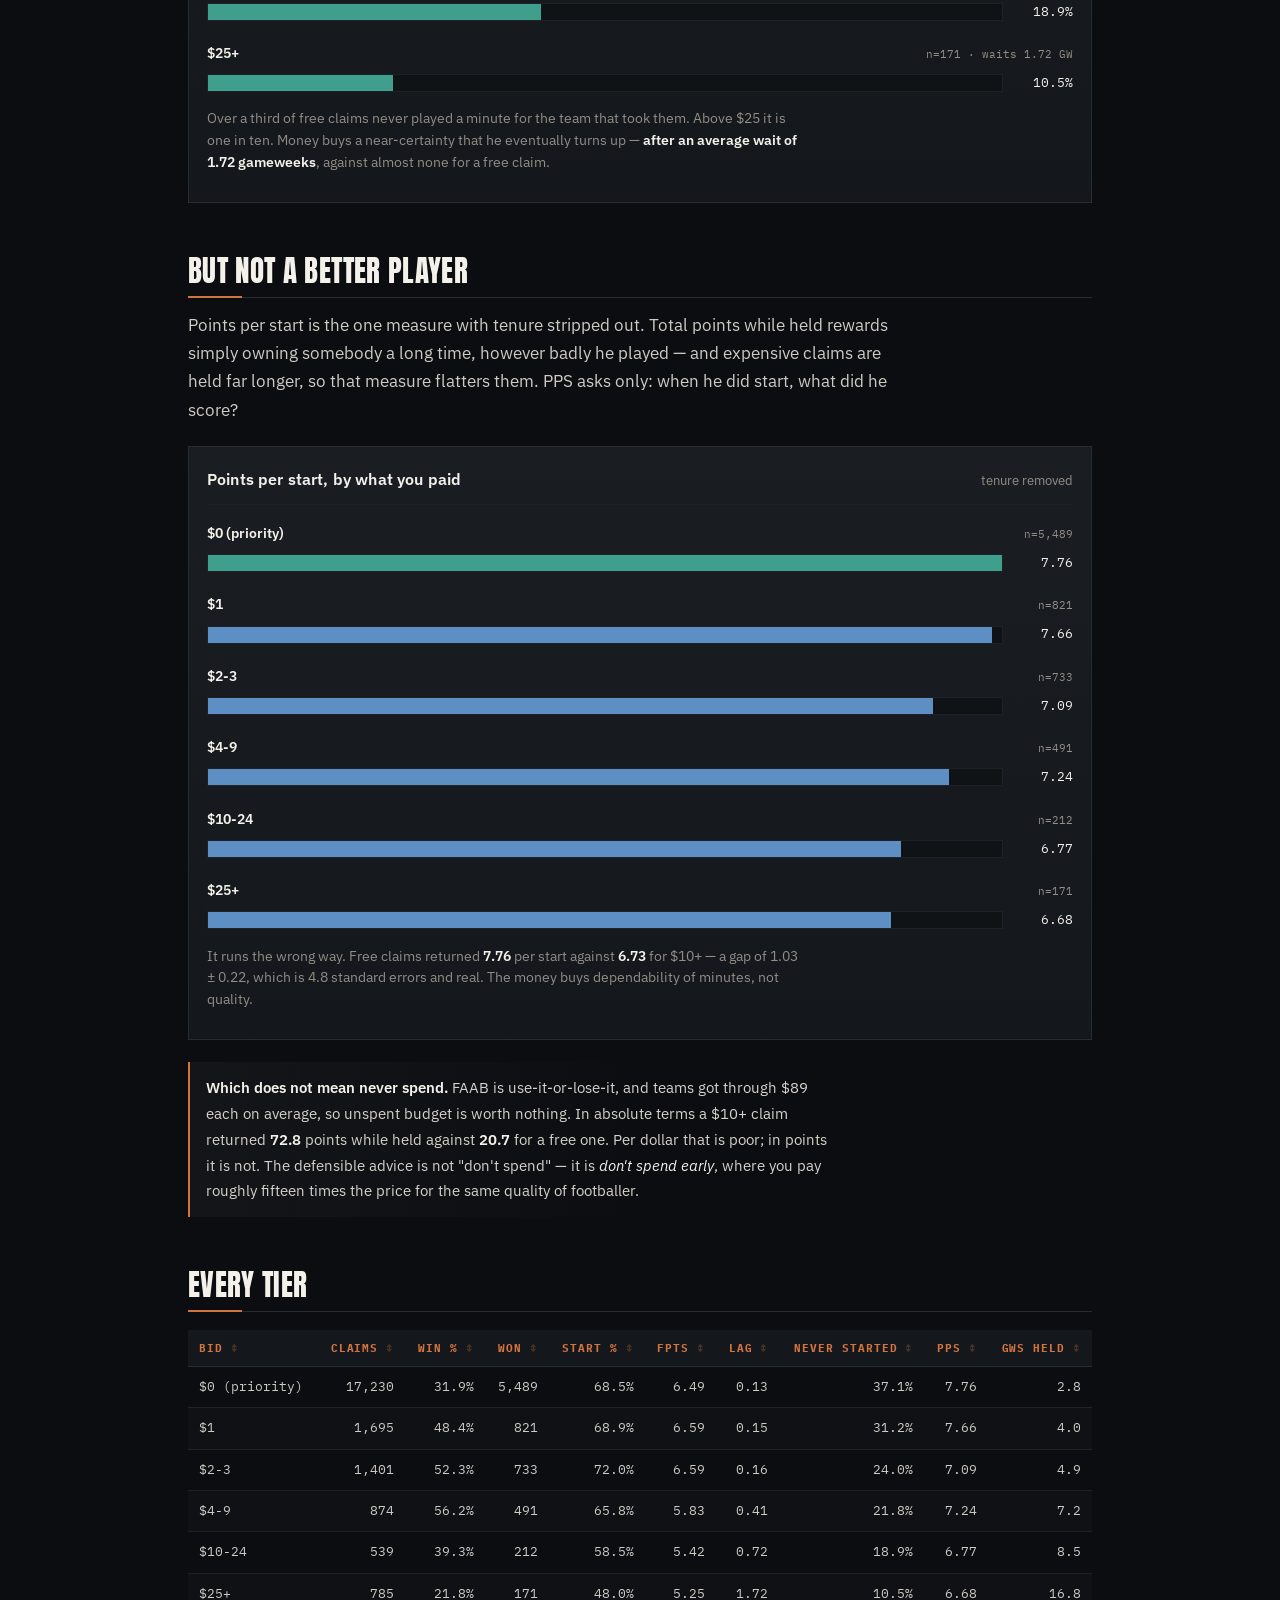
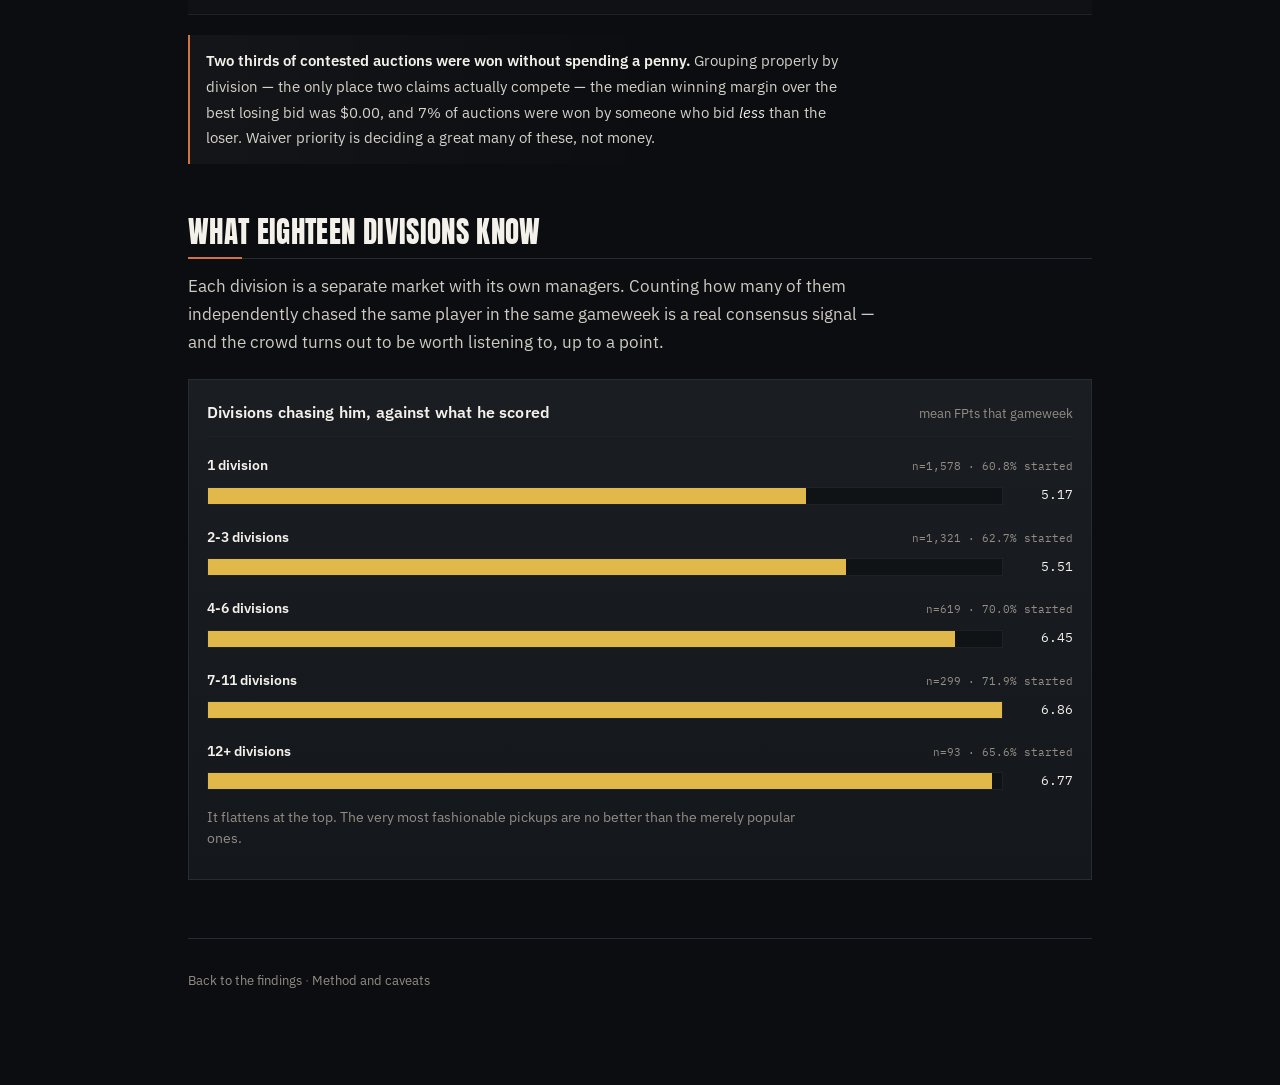
<file: site/faab.html>
<!doctype html>
<html lang="en">
<head>
<meta charset="utf-8">
<meta name="viewport" content="width=device-width, initial-scale=1">
<title>The money — Pickup Timing Study 25/26</title>
<meta name="description" content="What a FAAB bid actually buys on the Fantrax waiver wire, and what the crowd knows.">
<link rel="preconnect" href="https://fonts.googleapis.com">
<link rel="preconnect" href="https://fonts.gstatic.com" crossorigin>
<link href="https://fonts.googleapis.com/css2?family=Anton&family=IBM+Plex+Mono:wght@400;500;600&family=IBM+Plex+Sans:wght@400;500;600&display=swap" rel="stylesheet">
<link rel="stylesheet" href="assets/tds.css">
</head>
<body class="p-money">
<div class="wrap">

  <header class="masthead">
    <div class="masthead-title">The Draft Society <span>/ Pickup Timing Study</span></div>
    <nav>
      <a href="index.html">Findings</a>
      <a href="timing.html">Timing</a>
      <a href="positions.html">Positions</a>
      <a href="season.html">Season</a>
      <a href="faab.html" aria-current="page">The money</a>
      <a href="best-pickups.html">Best pickups</a>
      <a href="method.html">Method</a>
    </nav>
  </header>

  <p class="kicker">What a bid buys</p>
  <h1>You are paying<br>for a fight</h1>
  <p class="lede">Three quarters of waiver claims are made for nothing at all
  &mdash; on priority, at $0. Of the ones that do cost money, the expensive
  end does worse on every measure that matters, including the one you would
  think money controls: whether you win the claim.</p>

  <div class="stat-row" id="faab-stats"></div>

  <h2>Win rate climbs, peaks, then collapses</h2>
  <p>Up to about $9 the money works as you would expect. Above that it goes
  into reverse. Not because a higher bid loses an auction &mdash; it cannot,
  the top bid wins &mdash; but because <strong>a big bid is a signal that you
  are in a fight</strong>, and most people in a fight lose it. You bid $25 on
  the player everybody else is chasing too.</p>

  <div class="panel">
    <div class="panel-head"><h3>Share of claims won</h3>
      <span class="note">all waiver claims, won and lost</span></div>
    <div id="win-chart"></div>
  </div>

  <h2>And it buys nothing on the pitch</h2>
  <p>The dearest claims start least often and score least per week they are
  held. The only thing that rises with the price is how long the manager
  keeps him &mdash; and that is a sunk cost, not a verdict on the player.</p>

  <div class="panel">
    <div class="panel-head"><h3>Points per gameweek held</h3>
      <span class="note">the only measure not inflated by hold length</span></div>
    <div id="rate-chart"></div>
  </div>

  <div class="panel">
    <div class="panel-head"><h3>Did he start the week you claimed him?</h3>
      <span class="note">expensive claims are bets on a player not yet in the side</span></div>
    <div id="start-chart"></div>
  </div>

  <h2>In defence of the big bid</h2>
  <p>One honest objection to everything above: an expensive claim is often a
  player who will not kick a ball for weeks &mdash; an injury return, a new
  signing, somebody about to get a run. Judging that on the gameweek after
  the claim says nothing about whether it was a good buy. The data agrees.</p>

  <div class="panel">
    <div class="panel-head"><h3>Claims that never started at all for that team</h3>
      <span class="note">the real dud rate</span></div>
    <div id="dud-chart"></div>
    <p class="note" style="margin-top:14px">Over a third of free claims never
      played a minute for the team that took them. Above $25 it is one in
      ten. Money buys a near-certainty that he eventually turns up &mdash;
      <strong>after an average wait of <span id="lag">&mdash;</span>
      gameweeks</strong>, against almost none for a free claim.</p>
  </div>

  <h2>But not a better player</h2>
  <p>Points per start is the one measure with tenure stripped out. Total
  points while held rewards simply owning somebody a long time, however badly
  he played &mdash; and expensive claims are held far longer, so that measure
  flatters them. PPS asks only: when he did start, what did he score?</p>

  <div class="panel">
    <div class="panel-head"><h3>Points per start, by what you paid</h3>
      <span class="note">tenure removed</span></div>
    <div id="pps-chart"></div>
    <p class="note" style="margin-top:14px">It runs the wrong way. Free
      claims returned <strong id="pps-free">&mdash;</strong> per start
      against <strong id="pps-dear">&mdash;</strong> for $10+ &mdash; a gap
      of 1.03 &plusmn; 0.22, which is 4.8 standard errors and real. The money
      buys dependability of minutes, not quality.</p>
  </div>

  <div class="caveat">
    <strong>Which does not mean never spend.</strong> FAAB is use-it-or-lose-it,
    and teams got through $89 each on average, so unspent budget is worth
    nothing. In absolute terms a $10+ claim returned <strong>72.8</strong>
    points while held against <strong>20.7</strong> for a free one. Per dollar
    that is poor; in points it is not. The defensible advice is not "don't
    spend" &mdash; it is <em>don't spend early</em>, where you pay roughly
    fifteen times the price for the same quality of footballer.
  </div>

  <h2>Every tier</h2>
  <div class="scroll"><table id="faab-table">
    <thead><tr>
      <th>Bid</th>
      <th class="num" data-type="num">Claims</th>
      <th class="num" data-type="num">Win %</th>
      <th class="num" data-type="num">Won</th>
      <th class="num" data-type="num">Start %</th>
      <th class="num" data-type="num">FPts</th>
      <th class="num" data-type="num">Lag</th>
      <th class="num" data-type="num">Never started</th>
      <th class="num" data-type="num">PPS</th>
      <th class="num" data-type="num">GWs held</th>
    </tr></thead>
    <tbody></tbody>
  </table></div>

  <div class="caveat">
    <strong>Two thirds of contested auctions were won without spending a
    penny.</strong> Grouping properly by division &mdash; the only place two
    claims actually compete &mdash; the median winning margin over the best
    losing bid was $0.00, and 7% of auctions were won by someone who bid
    <em>less</em> than the loser. Waiver priority is deciding a great many of
    these, not money.
  </div>

  <h2>What eighteen divisions know</h2>
  <p>Each division is a separate market with its own managers. Counting how
  many of them independently chased the same player in the same gameweek is a
  real consensus signal &mdash; and the crowd turns out to be worth
  listening to, up to a point.</p>

  <div class="panel">
    <div class="panel-head"><h3>Divisions chasing him, against what he scored</h3>
      <span class="note">mean FPts that gameweek</span></div>
    <div id="consensus-chart"></div>
    <p class="note" style="margin-top:14px">It flattens at the top. The very
    most fashionable pickups are no better than the merely popular ones.</p>
  </div>

  <footer>
    <p><a href="index.html">Back to the findings</a> &middot;
    <a href="method.html">Method and caveats</a></p>
  </footer>

</div>

<script src="data/extra.js"></script>
<script src="assets/tds.js"></script>
<script>
(function () {
  var x = window.PICKUP_EXTRA;
  if (!x) {
    TDS.fail(document.getElementById('faab-stats'),
      'no data: site/data/extra.js is missing. Run analysis/build_site_data.py.');
    return;
  }
  var tiers = x.faab.tiers;
  var free = tiers[0];
  var best = tiers.reduce(function (a, b) {
    return b.win_rate > a.win_rate ? b : a;
  });
  var dearest = tiers[tiers.length - 1];

  [['Claims made at $0', TDS.pct(100 * (x.faab.claims_total - x.faab.claims_with_bid)
      / x.faab.claims_total), 'priority, not money'],
   ['Win rate peaks at', best.tier, TDS.pct(best.win_rate) + ' of claims won'],
   ['Win rate at ' + dearest.tier, TDS.pct(dearest.win_rate),
     'down from ' + TDS.pct(best.win_rate)],
   ['Points per week held', TDS.num(free.per_gameweek_held) + ' → ' +
     TDS.num(dearest.per_gameweek_held), '$0 against ' + dearest.tier]
  ].forEach(function (s, i) {
    var box = TDS.el('div', 'stat');
    box.appendChild(TDS.el('div', 'stat-label', s[0]));
    box.appendChild(TDS.el('div', 'stat-value' + (i === 2 ? ' gold' : ''), s[1]));
    box.appendChild(TDS.el('div', 'stat-sub', s[2]));
    document.getElementById('faab-stats').appendChild(box);
  });

  function tierRows(key, format, filter) {
    return tiers.filter(filter || function () { return true; }).map(function (t) {
      return {
        label: t.tier,
        note: 'n=' + TDS.thousands(t.claims),
        bars: [{
          key: t.win_rate === best.win_rate ? 'lineup_snipe' : 'waivers',
          value: t[key],
          display: t[key] === null ? '--' : format(t[key]),
          thin: t.n_won !== null && t.n_won < 30
        }]
      };
    });
  }

  TDS.bars(document.getElementById('win-chart'),
    { rows: tierRows('win_rate', TDS.pct), max: 70 });
  TDS.bars(document.getElementById('rate-chart'),
    { rows: tierRows('per_gameweek_held', function (v) { return TDS.num(v); }) });
  TDS.bars(document.getElementById('start-chart'),
    { rows: tierRows('start_rate', TDS.pct), max: 100 });

  var body = document.querySelector('#faab-table tbody');
  tiers.forEach(function (t) {
    var tr = document.createElement('tr');
    tr.appendChild(TDS.el('td', null, t.tier));
    [[t.claims, TDS.thousands(t.claims)],
     [t.win_rate, TDS.pct(t.win_rate)],
     [t.n_won, TDS.thousands(t.n_won)],
     [t.start_rate, t.start_rate === null ? '--' : TDS.pct(t.start_rate)],
     [t.mean_fpts, TDS.num(t.mean_fpts)],
     [t.lag, t.lag === null ? '--' : TDS.num(t.lag)],
     [t.never_started, t.never_started === null ? '--' : TDS.pct(t.never_started)],
     [t.pps, t.pps === null ? '--' : TDS.num(t.pps)],
     [t.held_gameweeks, t.held_gameweeks === null ? '--' : TDS.num(t.held_gameweeks, 1)]
    ].forEach(function (pair) {
      var td = TDS.el('td', 'num', pair[1]);
      td.dataset.value = pair[0] === null ? '' : pair[0];
      tr.appendChild(td);
    });
    body.appendChild(tr);
  });
  TDS.sortable(document.getElementById('faab-table'));

  // The stash case, and the measure that sees through it.
  var dearest2 = tiers[tiers.length - 1];
  if (dearest2.lag !== null) {
    document.getElementById('lag').textContent = dearest2.lag;
  }
  var freeTier = tiers[0];
  var dear = tiers.filter(function (t) { return t.mean_bid >= 10; });
  if (freeTier.pps) {
    document.getElementById('pps-free').textContent = TDS.num(freeTier.pps);
  }
  if (dear.length) {
    var w = dear.reduce(function (a, t) { return a + t.n_won; }, 0);
    var v = dear.reduce(function (a, t) { return a + t.pps * t.n_won; }, 0);
    document.getElementById('pps-dear').textContent = TDS.num(v / w);
  }

  TDS.bars(document.getElementById('dud-chart'), {
    max: 45,
    rows: tiers.filter(function (t) { return t.never_started !== null; })
      .map(function (t) {
        return { label: t.tier, note: 'n=' + TDS.thousands(t.n_won) +
            ' · waits ' + t.lag + ' GW',
          bars: [{ key: t === tiers[0] ? 'late_add' : 'teal',
            value: t.never_started, display: TDS.pct(t.never_started) }] };
      })
  });

  TDS.bars(document.getElementById('pps-chart'), {
    rows: tiers.filter(function (t) { return t.pps !== null; })
      .map(function (t) {
        return { label: t.tier, note: 'n=' + TDS.thousands(t.n_won),
          bars: [{ key: t === tiers[0] ? 'teal' : 'waivers',
            value: t.pps, display: TDS.num(t.pps) }] };
      })
  });

  TDS.bars(document.getElementById('consensus-chart'), {
    rows: x.faab.consensus.map(function (c) {
      return {
        label: c.band + (c.band === '1' ? ' division' : ' divisions'),
        note: 'n=' + TDS.thousands(c.n) + ' · ' + TDS.pct(c.start_rate) + ' started',
        bars: [{ key: 'lineup_snipe', value: c.mean_fpts,
          display: TDS.num(c.mean_fpts) }]
      };
    })
  });
}());
</script>
</body>
</html>
</file>
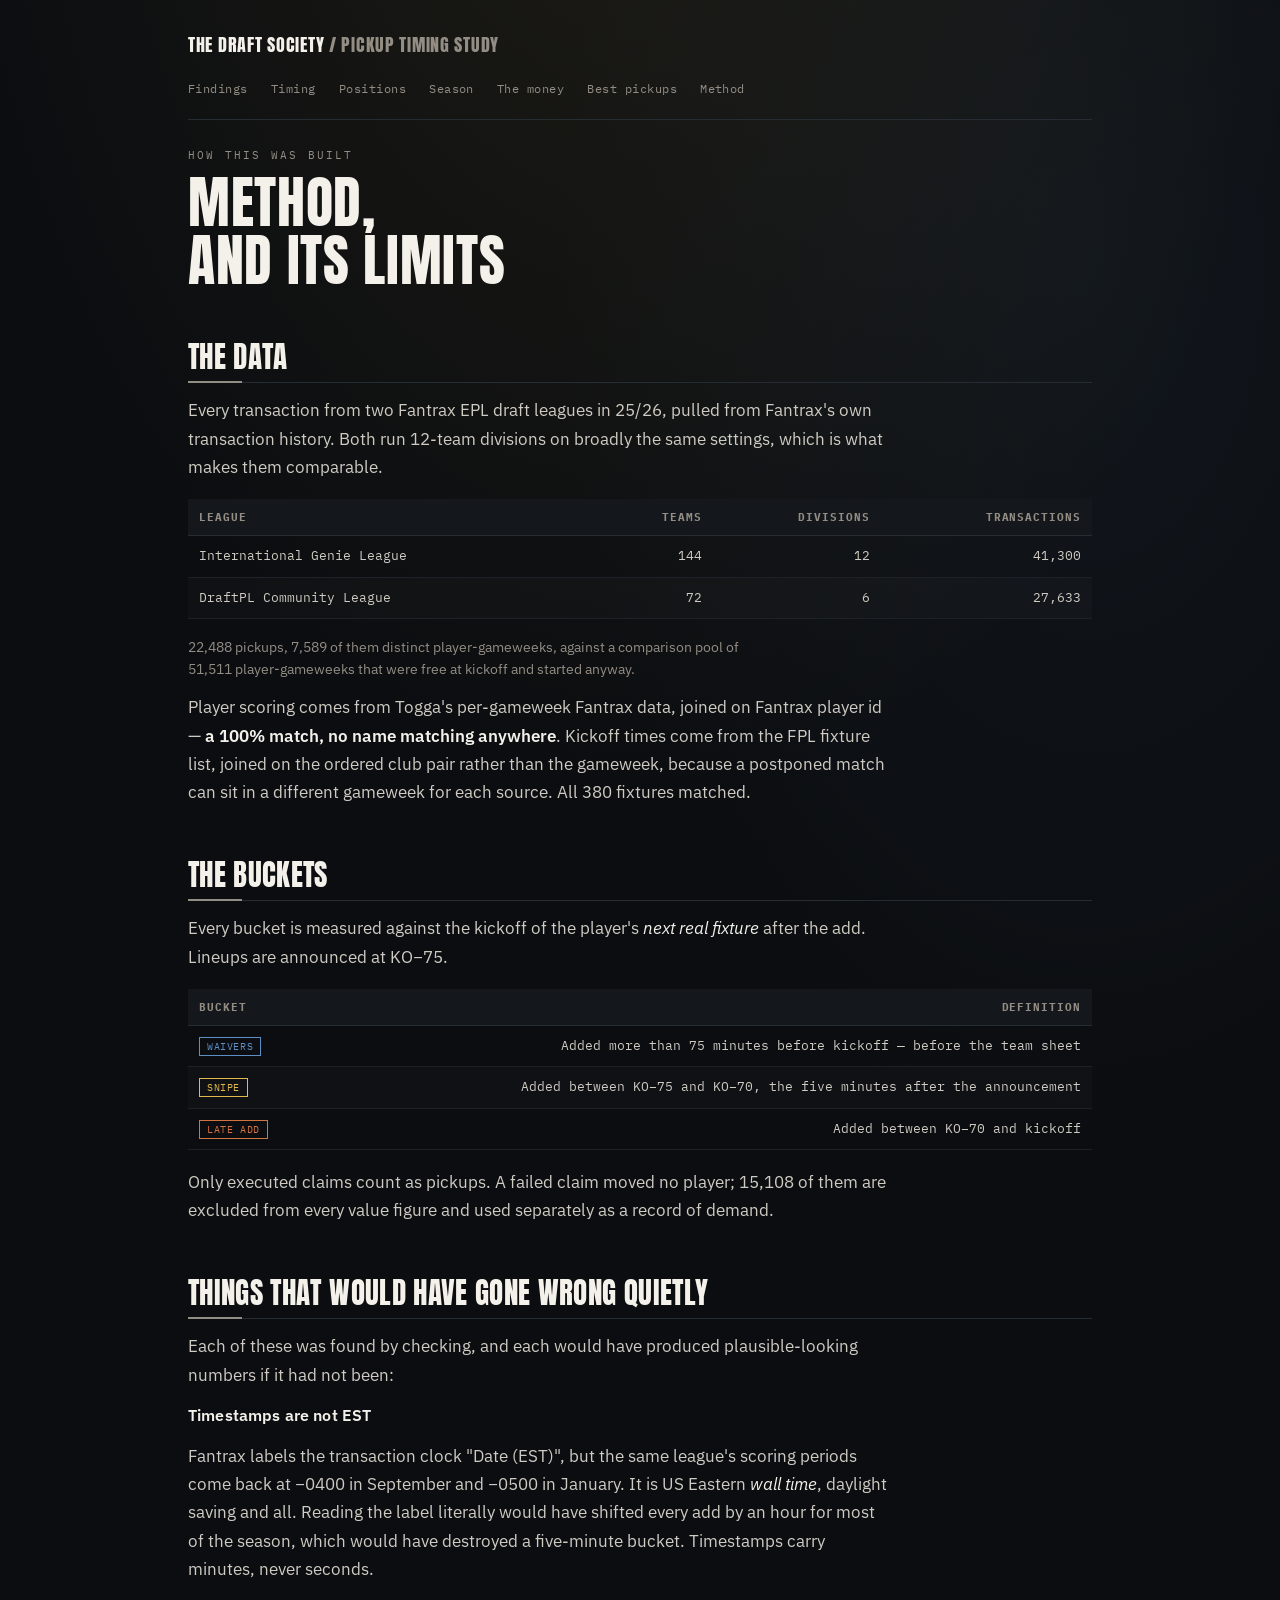
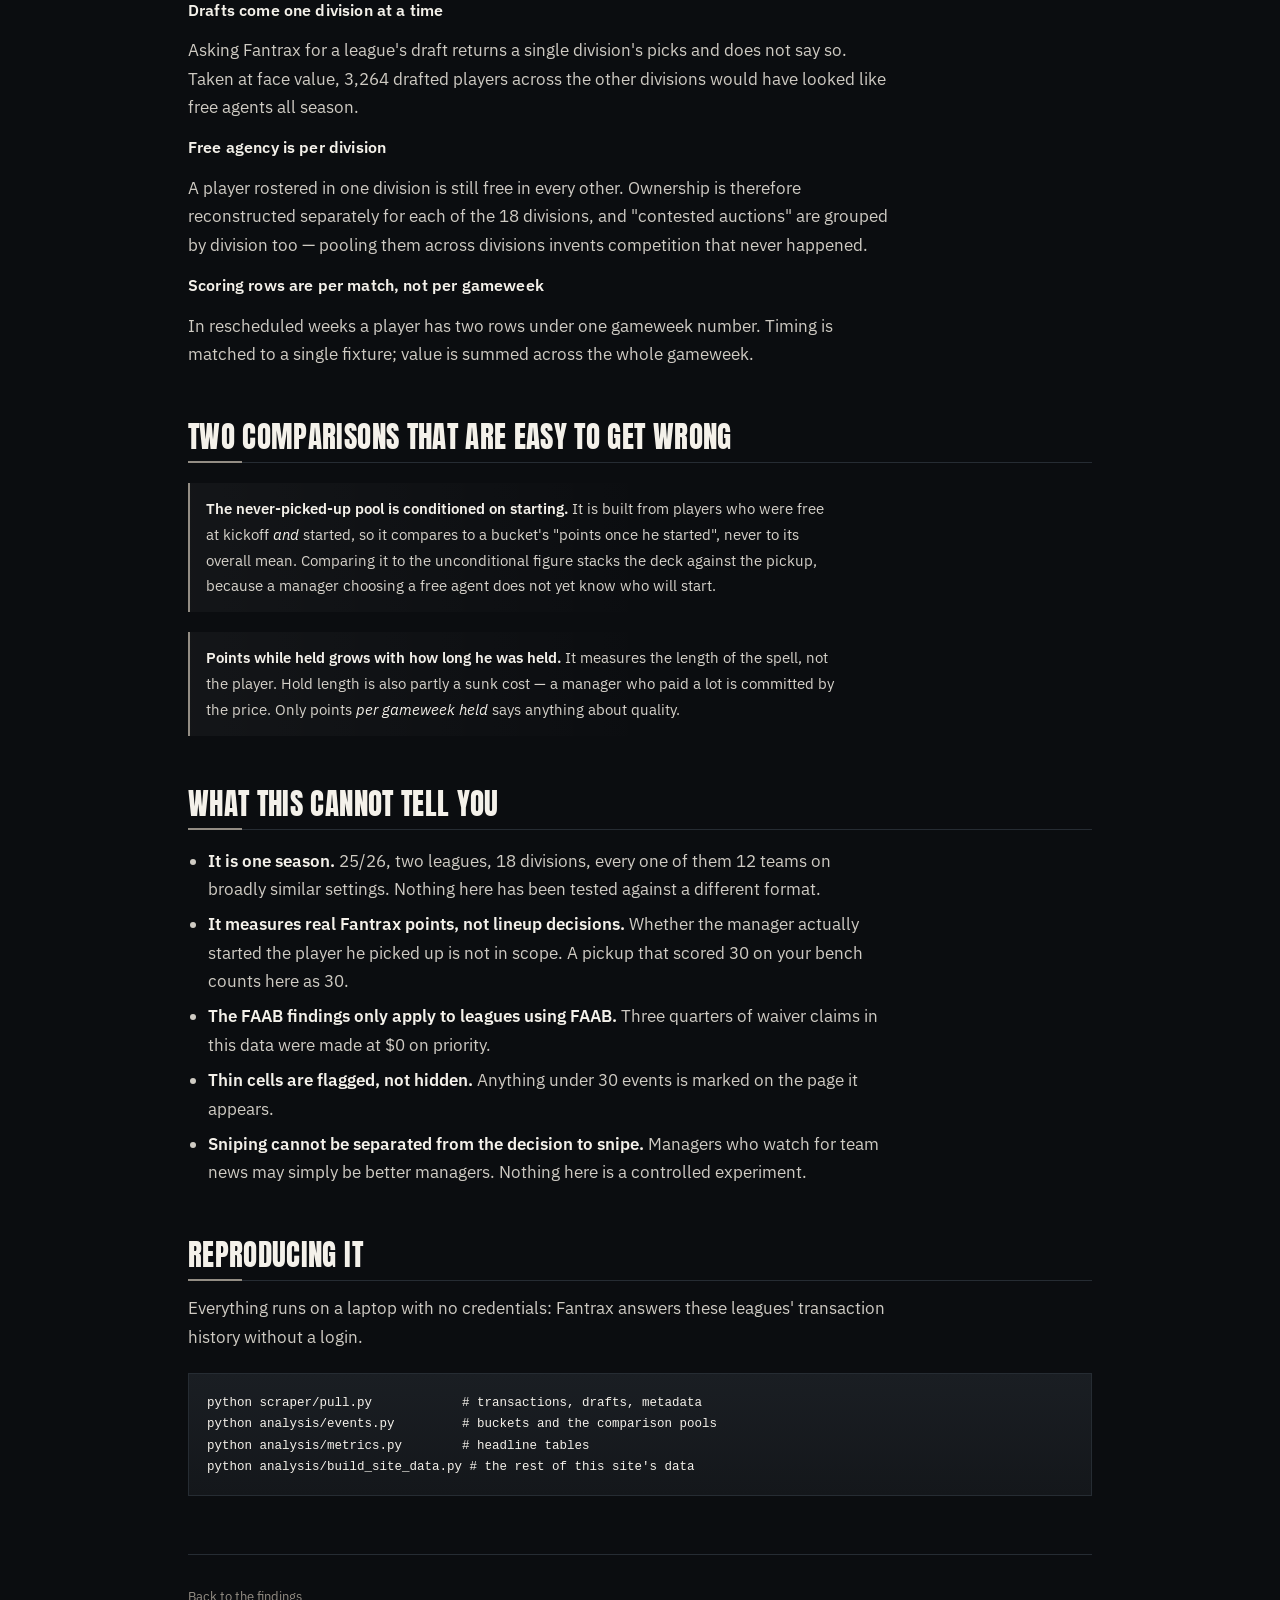
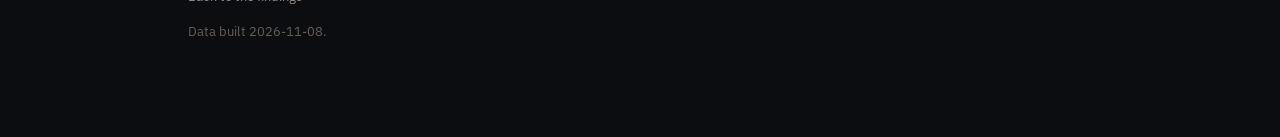
<file: site/method.html>
<!doctype html>
<html lang="en">
<head>
<meta charset="utf-8">
<meta name="viewport" content="width=device-width, initial-scale=1">
<title>Method — Pickup Timing Study 25/26</title>
<meta name="description" content="Definitions, data sources, and what this study cannot tell you.">
<link rel="preconnect" href="https://fonts.googleapis.com">
<link rel="preconnect" href="https://fonts.gstatic.com" crossorigin>
<link href="https://fonts.googleapis.com/css2?family=Anton&family=IBM+Plex+Mono:wght@400;500;600&family=IBM+Plex+Sans:wght@400;500;600&display=swap" rel="stylesheet">
<link rel="stylesheet" href="assets/tds.css">
</head>
<body class="p-method">
<div class="wrap">

  <header class="masthead">
    <div class="masthead-title">The Draft Society <span>/ Pickup Timing Study</span></div>
    <nav>
      <a href="index.html">Findings</a>
      <a href="timing.html">Timing</a>
      <a href="positions.html">Positions</a>
      <a href="season.html">Season</a>
      <a href="faab.html">The money</a>
      <a href="best-pickups.html">Best pickups</a>
      <a href="method.html" aria-current="page">Method</a>
    </nav>
  </header>

  <p class="kicker">How this was built</p>
  <h1>Method,<br>and its limits</h1>

  <h2>The data</h2>
  <p>Every transaction from two Fantrax EPL draft leagues in 25/26, pulled
  from Fantrax's own transaction history. Both run 12-team divisions on
  broadly the same settings, which is what makes them comparable.</p>
  <div class="scroll"><table>
    <thead><tr><th>League</th><th class="num">Teams</th><th class="num">Divisions</th><th class="num">Transactions</th></tr></thead>
    <tbody>
      <tr><td>International Genie League</td><td class="num">144</td><td class="num">12</td><td class="num">41,300</td></tr>
      <tr><td>DraftPL Community League</td><td class="num">72</td><td class="num">6</td><td class="num">27,633</td></tr>
    </tbody>
  </table></div>
  <p id="totals" class="note"></p>

  <p>Player scoring comes from Togga's per-gameweek Fantrax data, joined on
  Fantrax player id &mdash; <strong>a 100% match, no name matching
  anywhere</strong>. Kickoff times come from the FPL fixture list, joined on
  the ordered club pair rather than the gameweek, because a postponed match
  can sit in a different gameweek for each source. All 380 fixtures matched.</p>

  <h2>The buckets</h2>
  <p>Every bucket is measured against the kickoff of the player's <em>next
  real fixture</em> after the add. Lineups are announced at KO&minus;75.</p>
  <div class="scroll"><table>
    <thead><tr><th>Bucket</th><th>Definition</th></tr></thead>
    <tbody>
      <tr><td><span class="tag waivers">Waivers</span></td><td>Added more than 75 minutes before kickoff &mdash; before the team sheet</td></tr>
      <tr><td><span class="tag lineup_snipe">Snipe</span></td><td>Added between KO&minus;75 and KO&minus;70, the five minutes after the announcement</td></tr>
      <tr><td><span class="tag late_add">Late add</span></td><td>Added between KO&minus;70 and kickoff</td></tr>
    </tbody>
  </table></div>
  <p>Only executed claims count as pickups. A failed claim moved no player;
  15,108 of them are excluded from every value figure and used separately as
  a record of demand.</p>

  <h2>Things that would have gone wrong quietly</h2>
  <p>Each of these was found by checking, and each would have produced
  plausible-looking numbers if it had not been:</p>

  <h3>Timestamps are not EST</h3>
  <p>Fantrax labels the transaction clock "Date (EST)", but the same league's
  scoring periods come back at &minus;0400 in September and &minus;0500 in
  January. It is US Eastern <em>wall time</em>, daylight saving and all.
  Reading the label literally would have shifted every add by an hour for
  most of the season, which would have destroyed a five-minute bucket.
  Timestamps carry minutes, never seconds.</p>

  <h3>Drafts come one division at a time</h3>
  <p>Asking Fantrax for a league's draft returns a single division's picks
  and does not say so. Taken at face value, 3,264 drafted players across the
  other divisions would have looked like free agents all season.</p>

  <h3>Free agency is per division</h3>
  <p>A player rostered in one division is still free in every other. Ownership
  is therefore reconstructed separately for each of the 18 divisions, and
  "contested auctions" are grouped by division too &mdash; pooling them across
  divisions invents competition that never happened.</p>

  <h3>Scoring rows are per match, not per gameweek</h3>
  <p>In rescheduled weeks a player has two rows under one gameweek number.
  Timing is matched to a single fixture; value is summed across the whole
  gameweek.</p>

  <h2>Two comparisons that are easy to get wrong</h2>
  <div class="caveat">
    <strong>The never-picked-up pool is conditioned on starting.</strong> It
    is built from players who were free at kickoff <em>and</em> started, so it
    compares to a bucket's "points once he started", never to its overall
    mean. Comparing it to the unconditional figure stacks the deck against the
    pickup, because a manager choosing a free agent does not yet know who will
    start.
  </div>
  <div class="caveat">
    <strong>Points while held grows with how long he was held.</strong> It
    measures the length of the spell, not the player. Hold length is also
    partly a sunk cost &mdash; a manager who paid a lot is committed by the
    price. Only points <em>per gameweek held</em> says anything about quality.
  </div>

  <h2>What this cannot tell you</h2>
  <ul>
    <li><strong>It is one season.</strong> 25/26, two leagues, 18 divisions,
    every one of them 12 teams on broadly similar settings. Nothing here has
    been tested against a different format.</li>
    <li><strong>It measures real Fantrax points, not lineup decisions.</strong>
    Whether the manager actually started the player he picked up is not in
    scope. A pickup that scored 30 on your bench counts here as 30.</li>
    <li><strong>The FAAB findings only apply to leagues using FAAB.</strong>
    Three quarters of waiver claims in this data were made at $0 on priority.</li>
    <li><strong>Thin cells are flagged, not hidden.</strong> Anything under 30
    events is marked on the page it appears.</li>
    <li><strong>Sniping cannot be separated from the decision to snipe.</strong>
    Managers who watch for team news may simply be better managers. Nothing
    here is a controlled experiment.</li>
  </ul>

  <h2>Reproducing it</h2>
  <p>Everything runs on a laptop with no credentials: Fantrax answers these
  leagues' transaction history without a login.</p>
  <div class="panel">
    <pre style="margin:0;overflow-x:auto;font-size:12.5px;color:var(--white)">python scraper/pull.py            # transactions, drafts, metadata
python analysis/events.py         # buckets and the comparison pools
python analysis/metrics.py        # headline tables
python analysis/build_site_data.py # the rest of this site's data</pre>
  </div>

  <footer>
    <p><a href="index.html">Back to the findings</a></p>
    <p id="generated"></p>
  </footer>

</div>

<script src="data/metrics.js"></script>
<script src="data/extra.js"></script>
<script src="assets/tds.js"></script>
<script>
(function () {
  var m = window.PICKUP_METRICS;
  if (!m) { return; }
  document.getElementById('totals').textContent =
    TDS.thousands(m.counts.events) + ' pickups, ' +
    TDS.thousands(m.counts.unique_player_gameweeks) +
    ' of them distinct player-gameweeks, against a comparison pool of ' +
    TDS.thousands(m.counts.baseline) + ' player-gameweeks that were free at ' +
    'kickoff and started anyway.';
  document.getElementById('generated').textContent =
    'Data built ' + String(m.generated).slice(0, 10) + '.';
}());
</script>
</body>
</html>
</file>
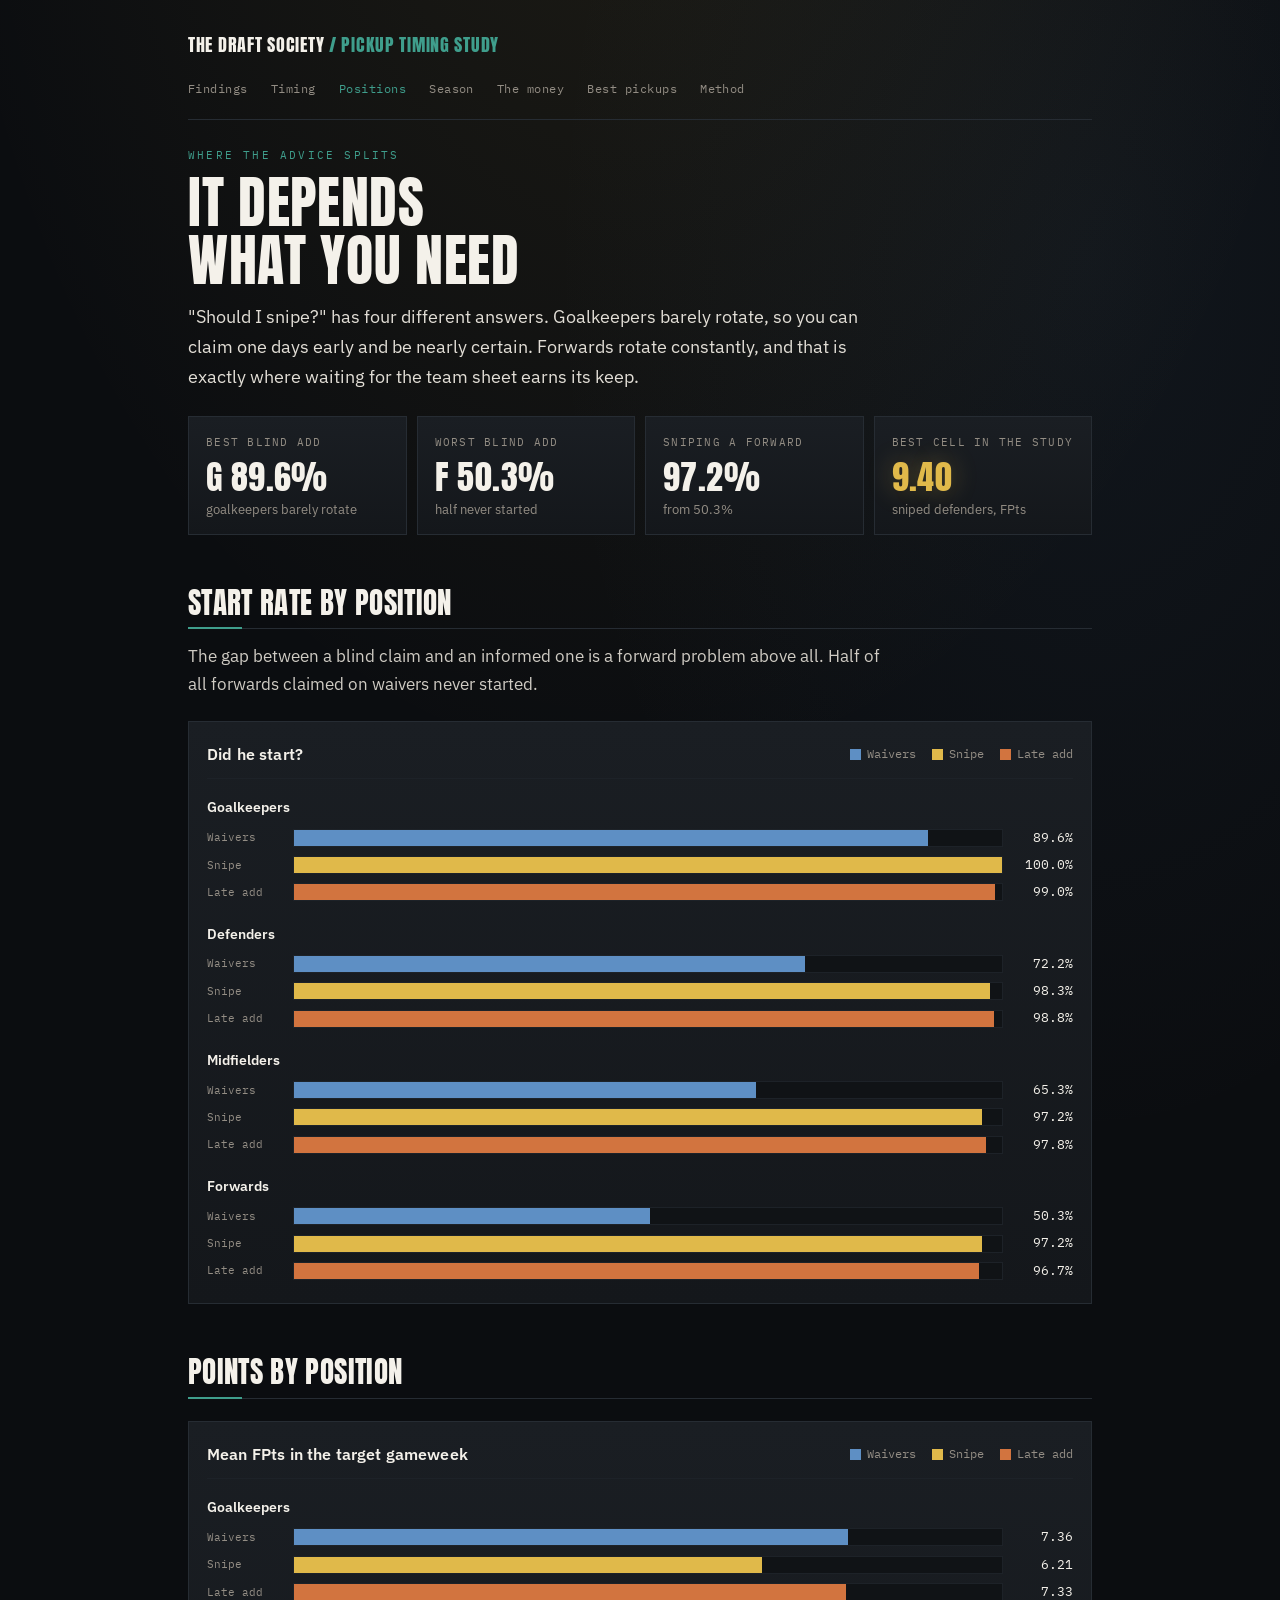
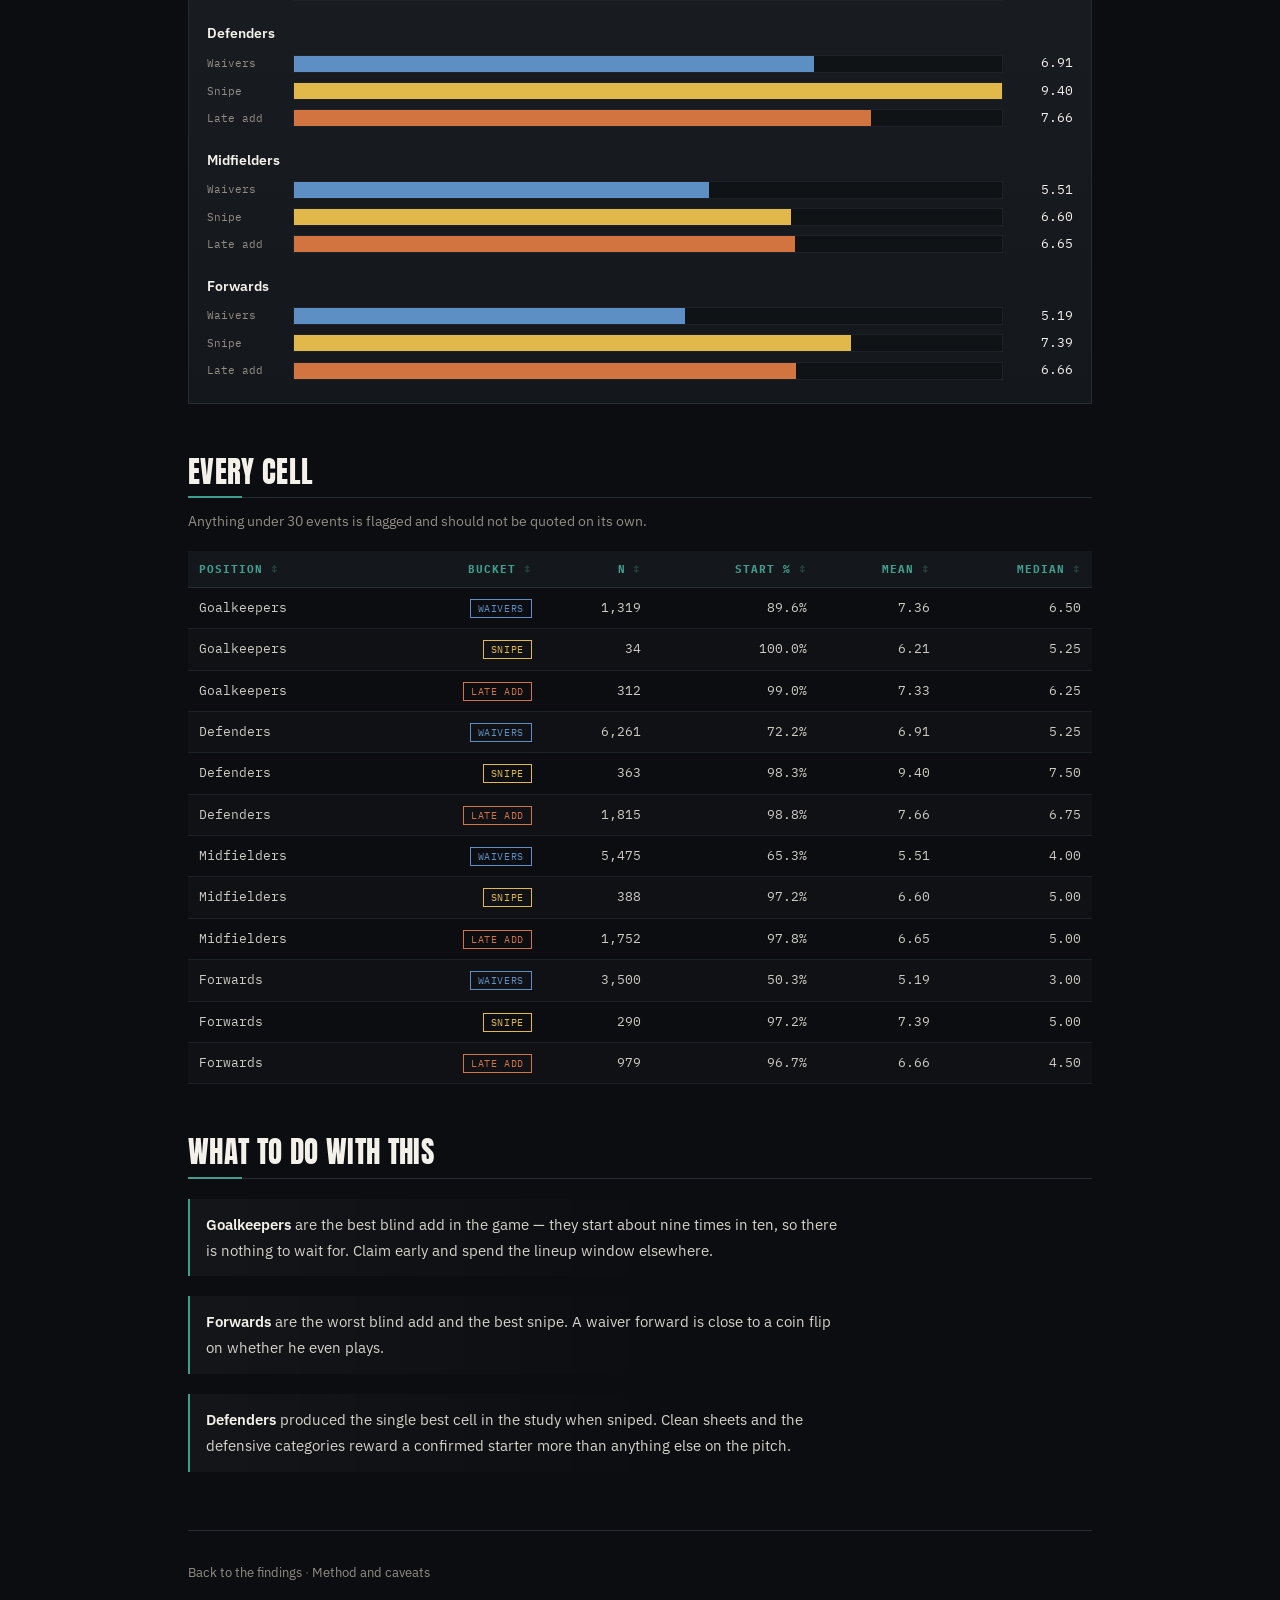
<file: site/positions.html>
<!doctype html>
<html lang="en">
<head>
<meta charset="utf-8">
<meta name="viewport" content="width=device-width, initial-scale=1">
<title>Positions — Pickup Timing Study 25/26</title>
<meta name="description" content="Which positions are worth sniping and which are worth claiming early.">
<link rel="preconnect" href="https://fonts.googleapis.com">
<link rel="preconnect" href="https://fonts.gstatic.com" crossorigin>
<link href="https://fonts.googleapis.com/css2?family=Anton&family=IBM+Plex+Mono:wght@400;500;600&family=IBM+Plex+Sans:wght@400;500;600&display=swap" rel="stylesheet">
<link rel="stylesheet" href="assets/tds.css">
</head>
<body class="p-positions">
<div class="wrap">

  <header class="masthead">
    <div class="masthead-title">The Draft Society <span>/ Pickup Timing Study</span></div>
    <nav>
      <a href="index.html">Findings</a>
      <a href="timing.html">Timing</a>
      <a href="positions.html" aria-current="page">Positions</a>
      <a href="season.html">Season</a>
      <a href="faab.html">The money</a>
      <a href="best-pickups.html">Best pickups</a>
      <a href="method.html">Method</a>
    </nav>
  </header>

  <p class="kicker">Where the advice splits</p>
  <h1>It depends<br>what you need</h1>
  <p class="lede">"Should I snipe?" has four different answers. Goalkeepers
  barely rotate, so you can claim one days early and be nearly certain.
  Forwards rotate constantly, and that is exactly where waiting for the team
  sheet earns its keep.</p>

  <div class="stat-row" id="pos-stats"></div>

  <h2>Start rate by position</h2>
  <p>The gap between a blind claim and an informed one is a forward problem
  above all. Half of all forwards claimed on waivers never started.</p>
  <div class="panel">
    <div class="panel-head"><h3>Did he start?</h3>
      <div class="legend" id="legend-1"></div></div>
    <div id="start-chart"></div>
  </div>

  <h2>Points by position</h2>
  <div class="panel">
    <div class="panel-head"><h3>Mean FPts in the target gameweek</h3>
      <div class="legend" id="legend-2"></div></div>
    <div id="points-chart"></div>
  </div>

  <h2>Every cell</h2>
  <p class="note">Anything under 30 events is flagged and should not be
  quoted on its own.</p>
  <div class="scroll"><table id="pos-table">
    <thead><tr>
      <th>Position</th><th>Bucket</th>
      <th class="num" data-type="num">n</th>
      <th class="num" data-type="num">Start %</th>
      <th class="num" data-type="num">Mean</th>
      <th class="num" data-type="num">Median</th>
    </tr></thead>
    <tbody></tbody>
  </table></div>

  <h2>What to do with this</h2>
  <div class="caveat">
    <strong>Goalkeepers</strong> are the best blind add in the game &mdash;
    they start about nine times in ten, so there is nothing to wait for.
    Claim early and spend the lineup window elsewhere.
  </div>
  <div class="caveat">
    <strong>Forwards</strong> are the worst blind add and the best snipe.
    A waiver forward is close to a coin flip on whether he even plays.
  </div>
  <div class="caveat">
    <strong>Defenders</strong> produced the single best cell in the study
    when sniped. Clean sheets and the defensive categories reward a confirmed
    starter more than anything else on the pitch.
  </div>

  <footer>
    <p><a href="index.html">Back to the findings</a> &middot;
    <a href="method.html">Method and caveats</a></p>
  </footer>

</div>

<script src="data/metrics.js"></script>
<script src="assets/tds.js"></script>
<script>
(function () {
  var m;
  try { m = TDS.data(); }
  catch (e) { TDS.fail(document.getElementById('pos-stats'), e.message); return; }

  var NAME = { D: 'Defenders', M: 'Midfielders', F: 'Forwards', G: 'Goalkeepers' };
  var ORDER = ['G', 'D', 'M', 'F'];
  var by = m.by_position;

  function cell(position, bucket) {
    return (by[position] || {})[bucket] || null;
  }

  // --------------------------------------------------------------- stats --
  var gk = cell('G', 'waivers');
  var fw = cell('F', 'waivers');
  var fwSnipe = cell('F', 'lineup_snipe');
  var dSnipe = cell('D', 'lineup_snipe');
  [['Best blind add', 'G ' + TDS.pct(gk.start_rate), 'goalkeepers barely rotate'],
   ['Worst blind add', 'F ' + TDS.pct(fw.start_rate), 'half never started'],
   ['Sniping a forward', TDS.pct(fwSnipe.start_rate), 'from ' + TDS.pct(fw.start_rate)],
   ['Best cell in the study', TDS.num(dSnipe.mean_fpts), 'sniped defenders, FPts']
  ].forEach(function (s, i) {
    var box = TDS.el('div', 'stat');
    box.appendChild(TDS.el('div', 'stat-label', s[0]));
    box.appendChild(TDS.el('div', 'stat-value' + (i === 3 ? ' gold' : ''), s[1]));
    box.appendChild(TDS.el('div', 'stat-sub', s[2]));
    document.getElementById('pos-stats').appendChild(box);
  });

  TDS.legend(document.getElementById('legend-1'), TDS.BUCKETS);
  TDS.legend(document.getElementById('legend-2'), TDS.BUCKETS);

  // -------------------------------------------------------------- charts --
  function rows(key, format) {
    return ORDER.filter(function (p) { return by[p]; }).map(function (p) {
      return {
        label: NAME[p],
        bars: TDS.BUCKETS.map(function (b) {
          var c = cell(p, b);
          return {
            key: b,
            value: c ? c[key] : null,
            display: c ? format(c[key]) : '--',
            thin: c && c.n < 30
          };
        })
      };
    });
  }
  TDS.bars(document.getElementById('start-chart'),
    { rows: rows('start_rate', TDS.pct), max: 100, showKeys: true });
  TDS.bars(document.getElementById('points-chart'),
    { rows: rows('mean_fpts', function (v) { return TDS.num(v); }), showKeys: true });

  // --------------------------------------------------------------- table --
  var body = document.querySelector('#pos-table tbody');
  ORDER.forEach(function (p) {
    TDS.BUCKETS.forEach(function (b) {
      var c = cell(p, b);
      if (!c) { return; }
      var tr = document.createElement('tr');
      tr.appendChild(TDS.el('td', null, NAME[p]));
      var tag = TDS.el('td');
      var chip = TDS.el('span', 'tag ' + b, TDS.SHORT[b]);
      tag.appendChild(chip);
      tr.appendChild(tag);
      var n = TDS.el('td', 'num', TDS.thousands(c.n));
      if (c.n < 30) { n.appendChild(TDS.el('span', 'thin', ' thin')); }
      n.dataset.value = c.n;
      tr.appendChild(n);
      tr.appendChild(TDS.el('td', 'num', TDS.pct(c.start_rate)));
      tr.appendChild(TDS.el('td', 'num', TDS.num(c.mean_fpts)));
      tr.appendChild(TDS.el('td', 'num', TDS.num(c.median_fpts)));
      body.appendChild(tr);
    });
  });
  TDS.sortable(document.getElementById('pos-table'));
}());
</script>
</body>
</html>
</file>
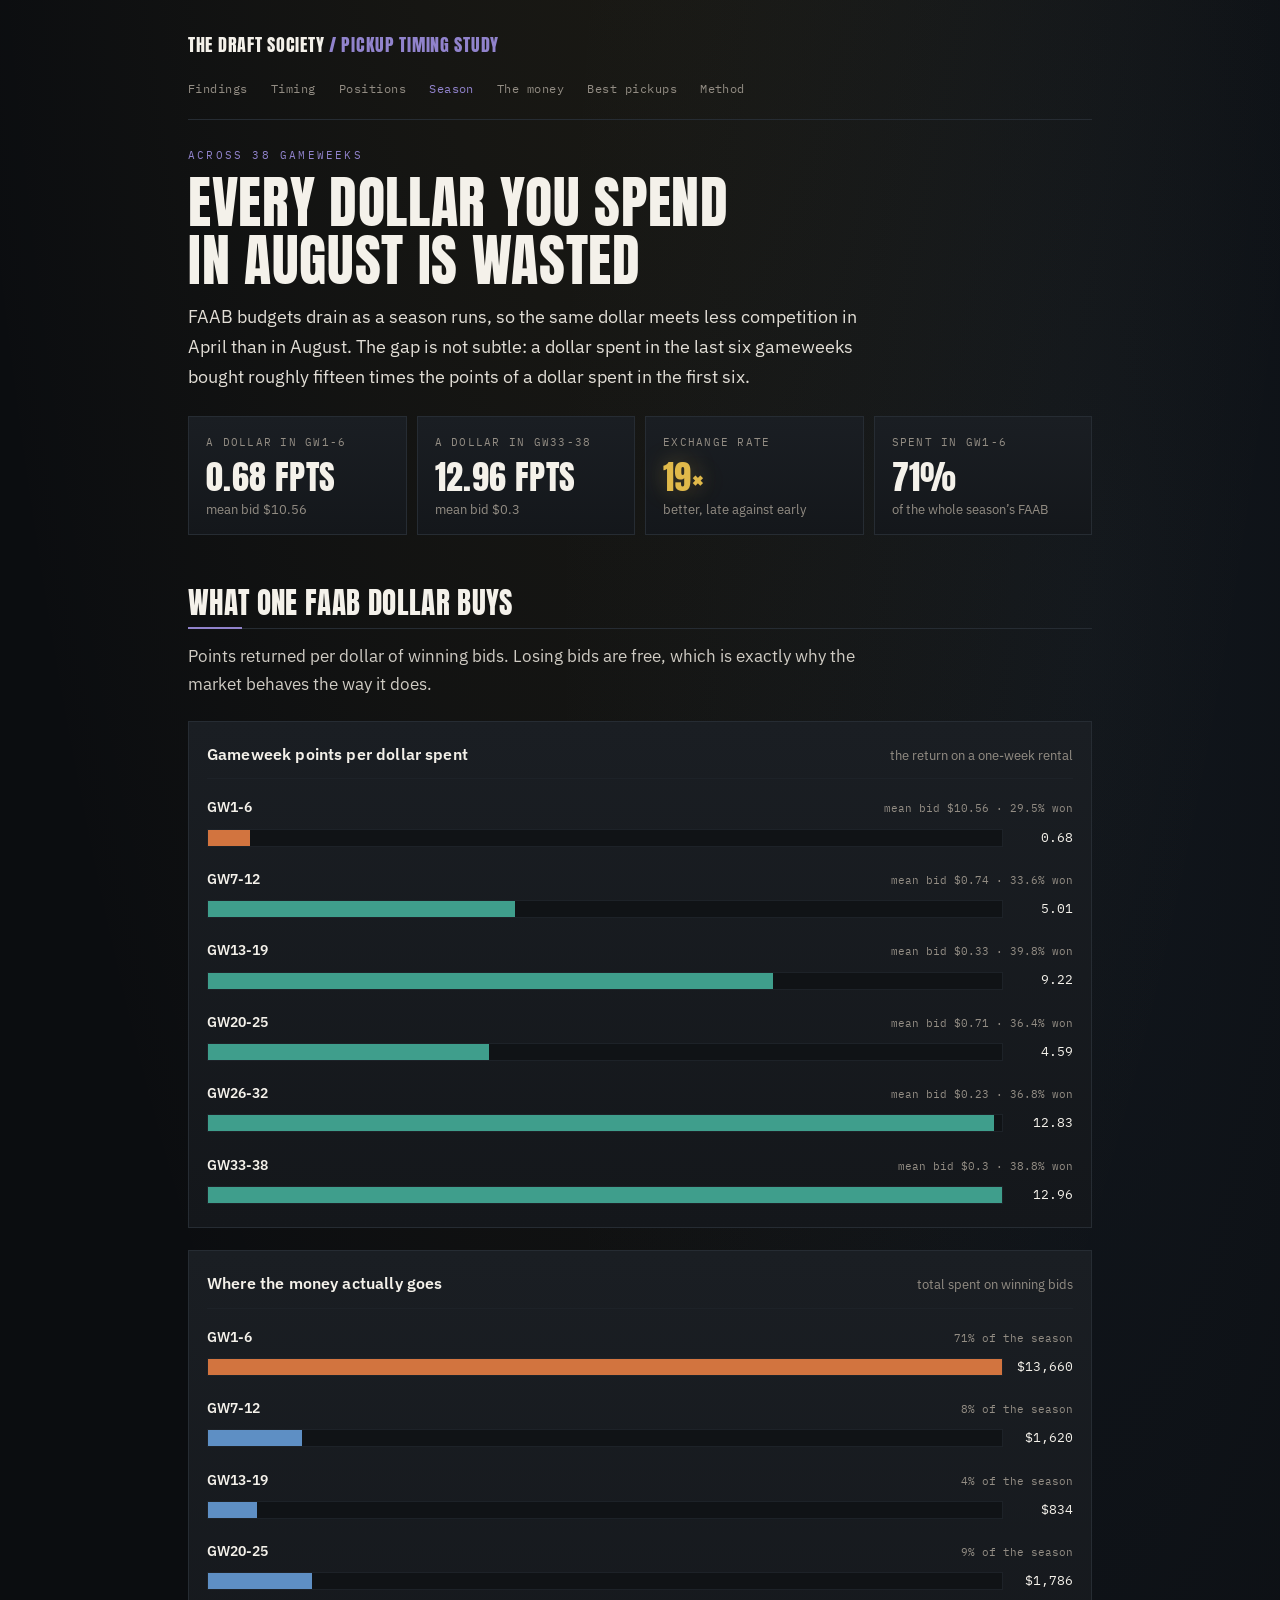
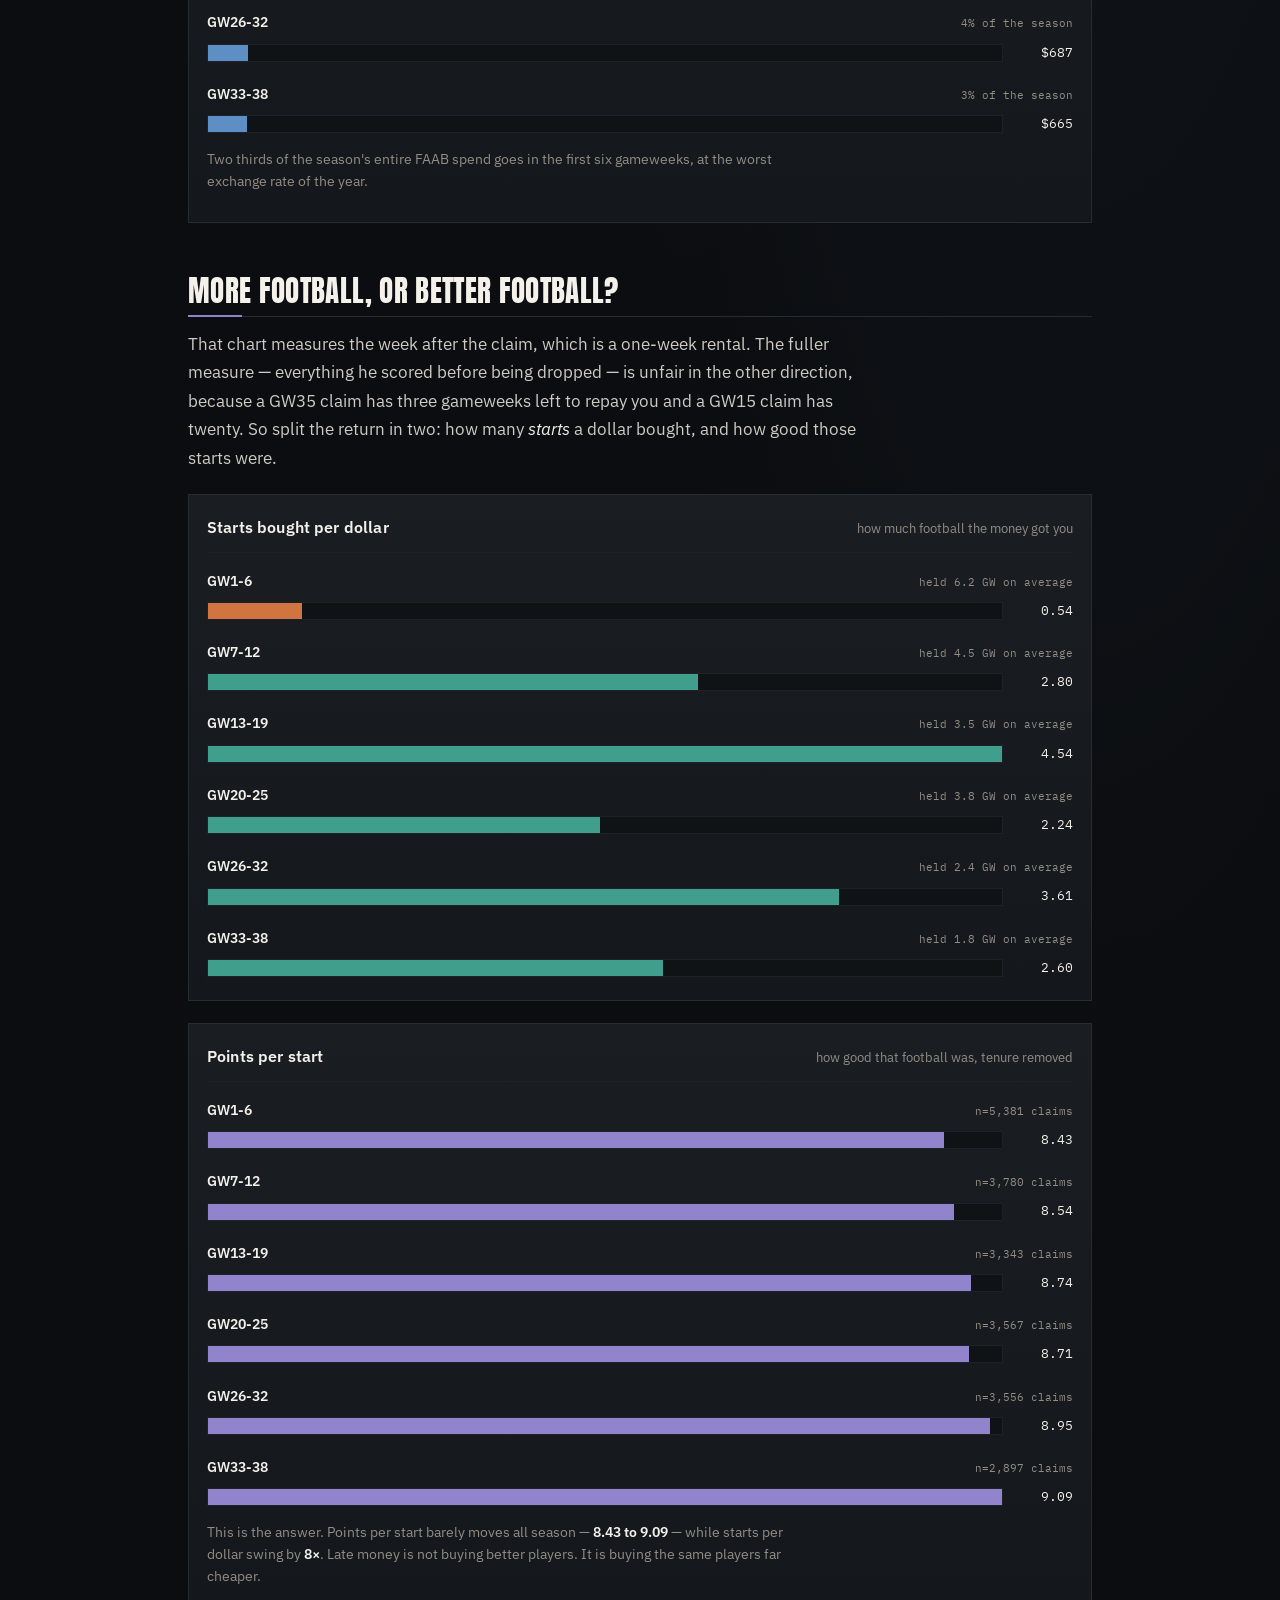
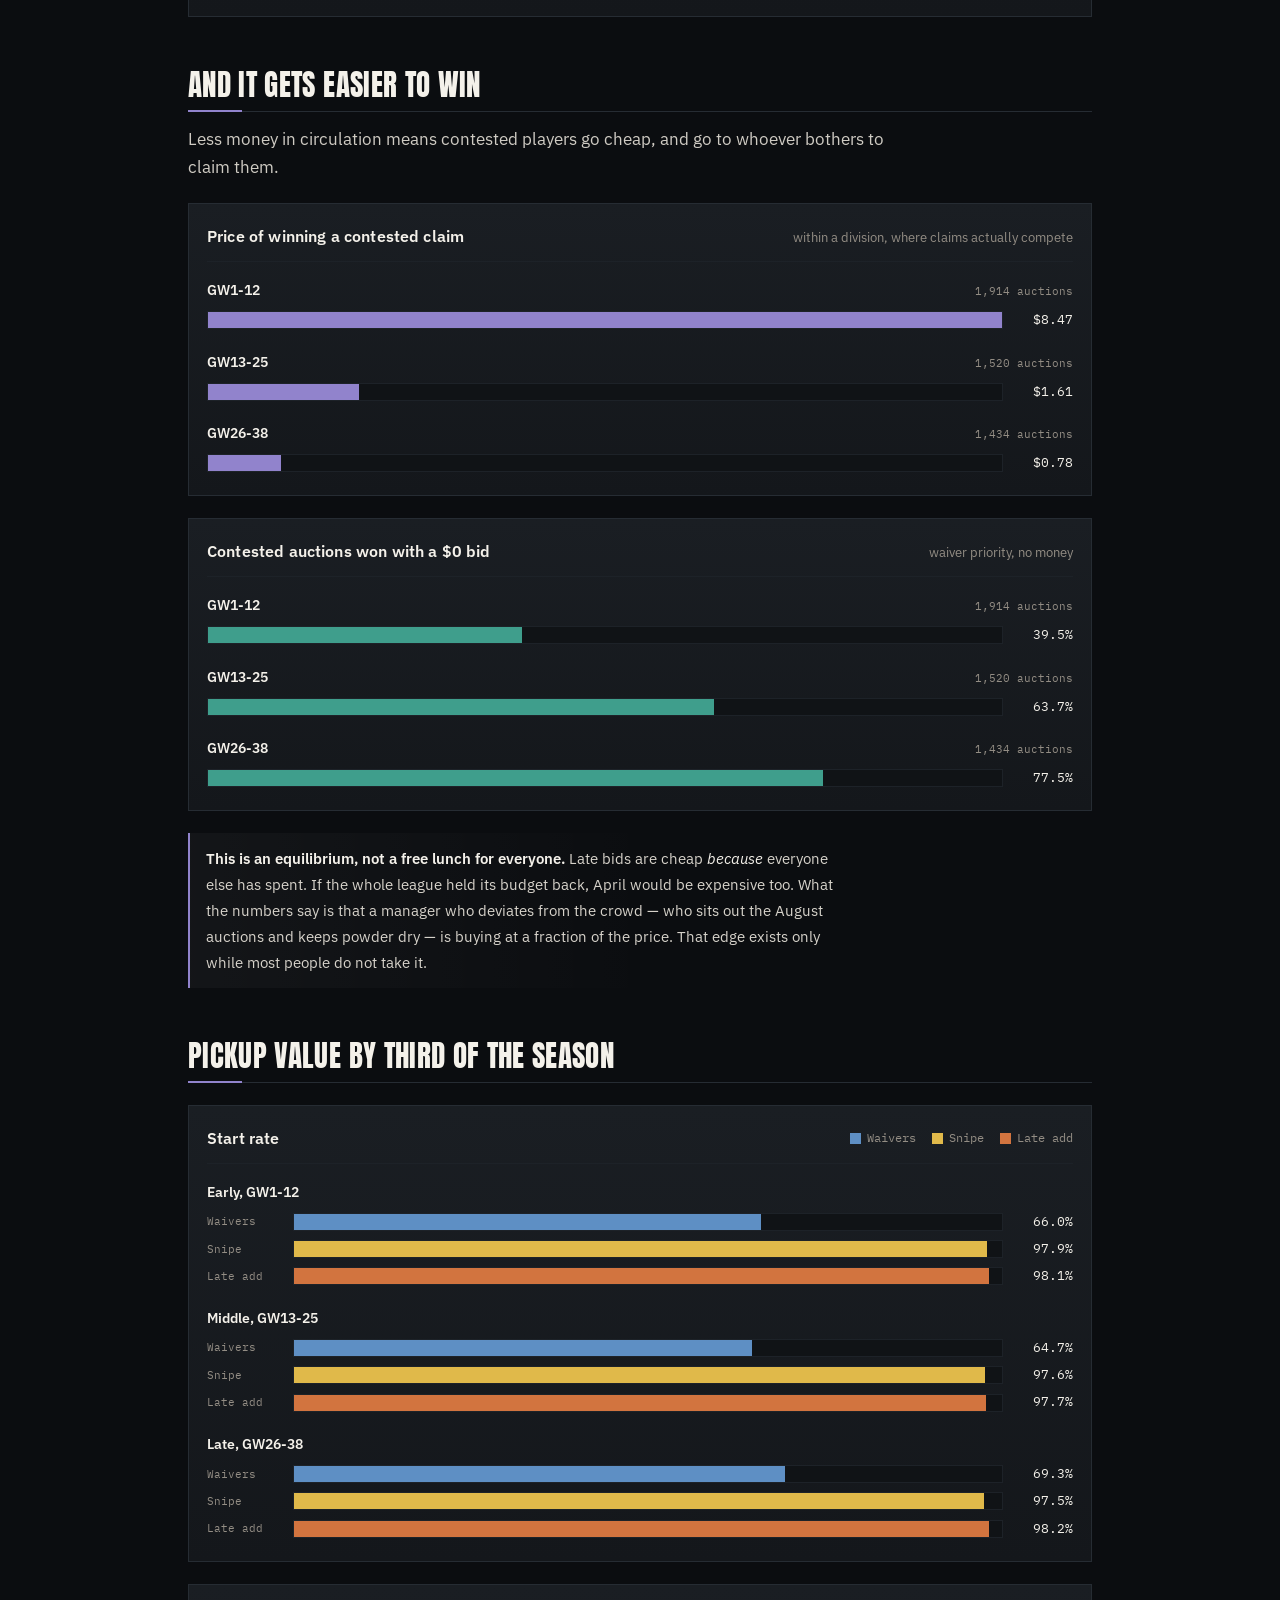
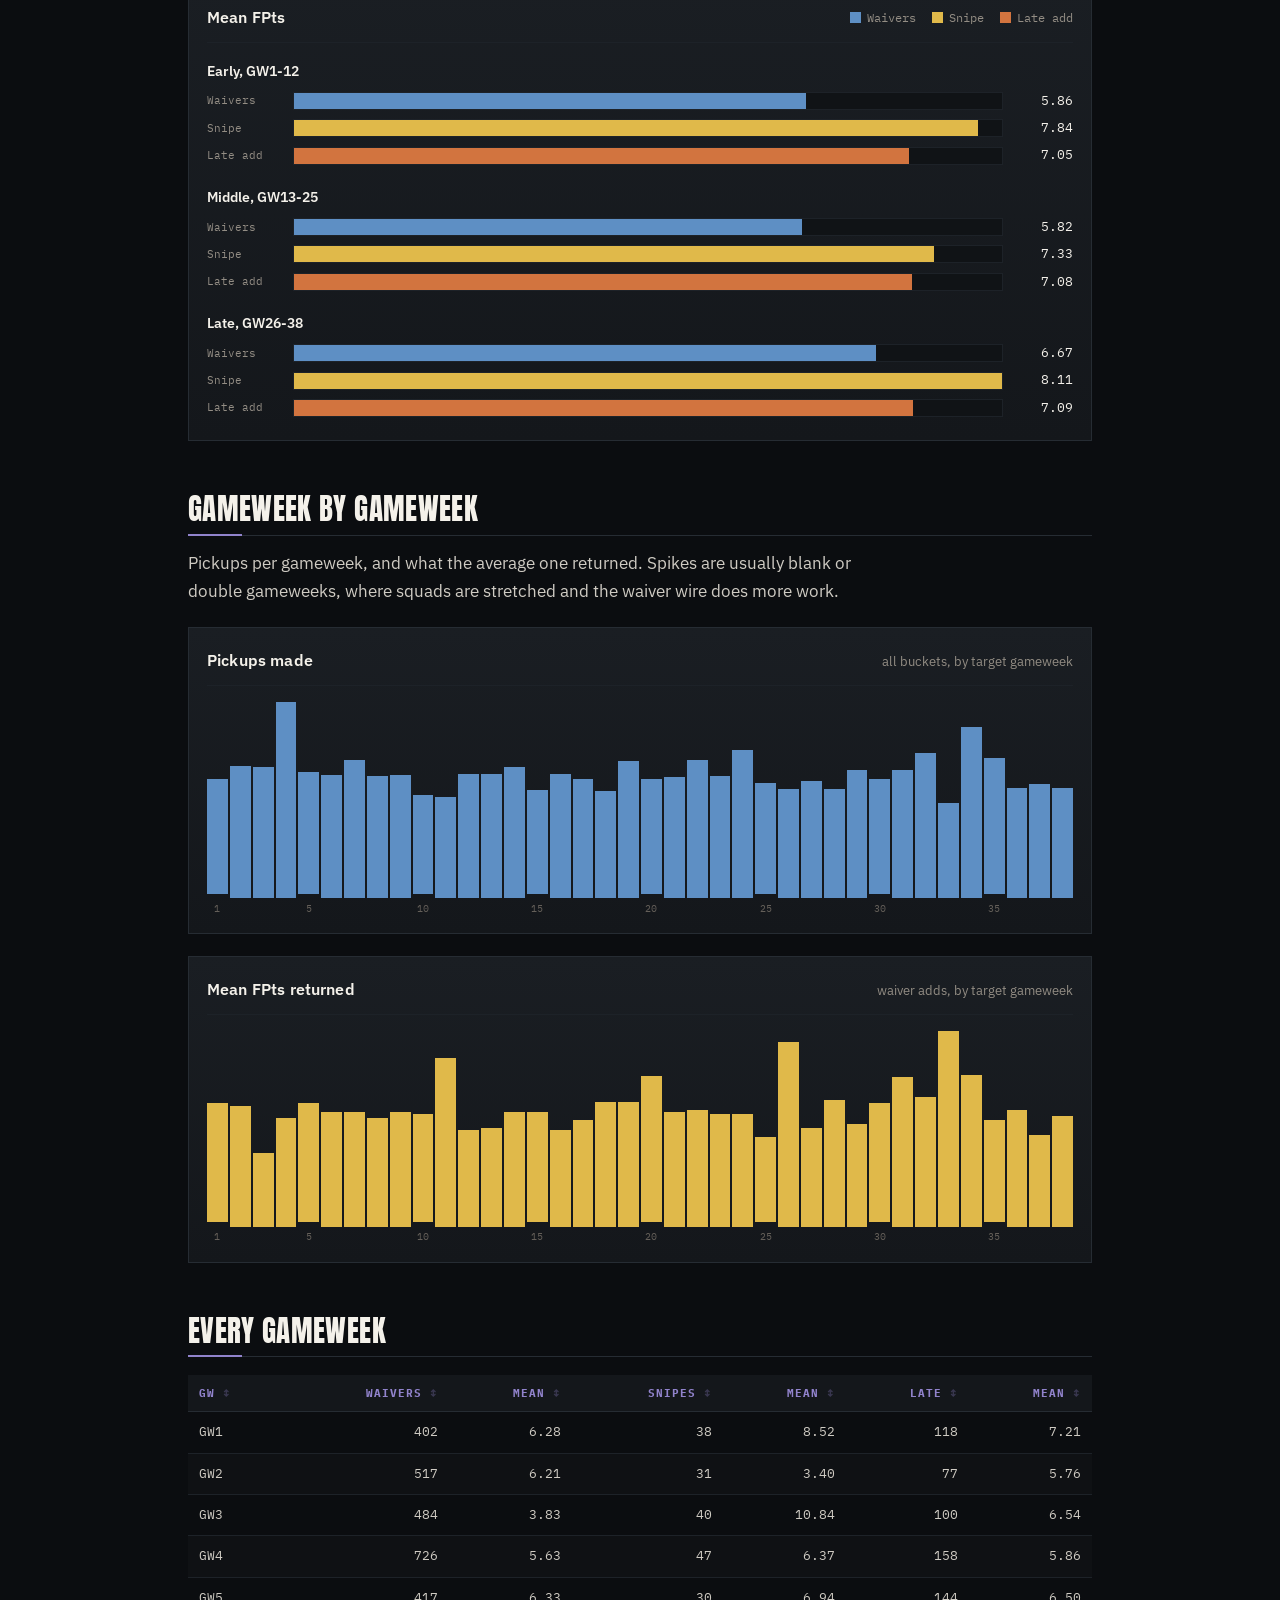
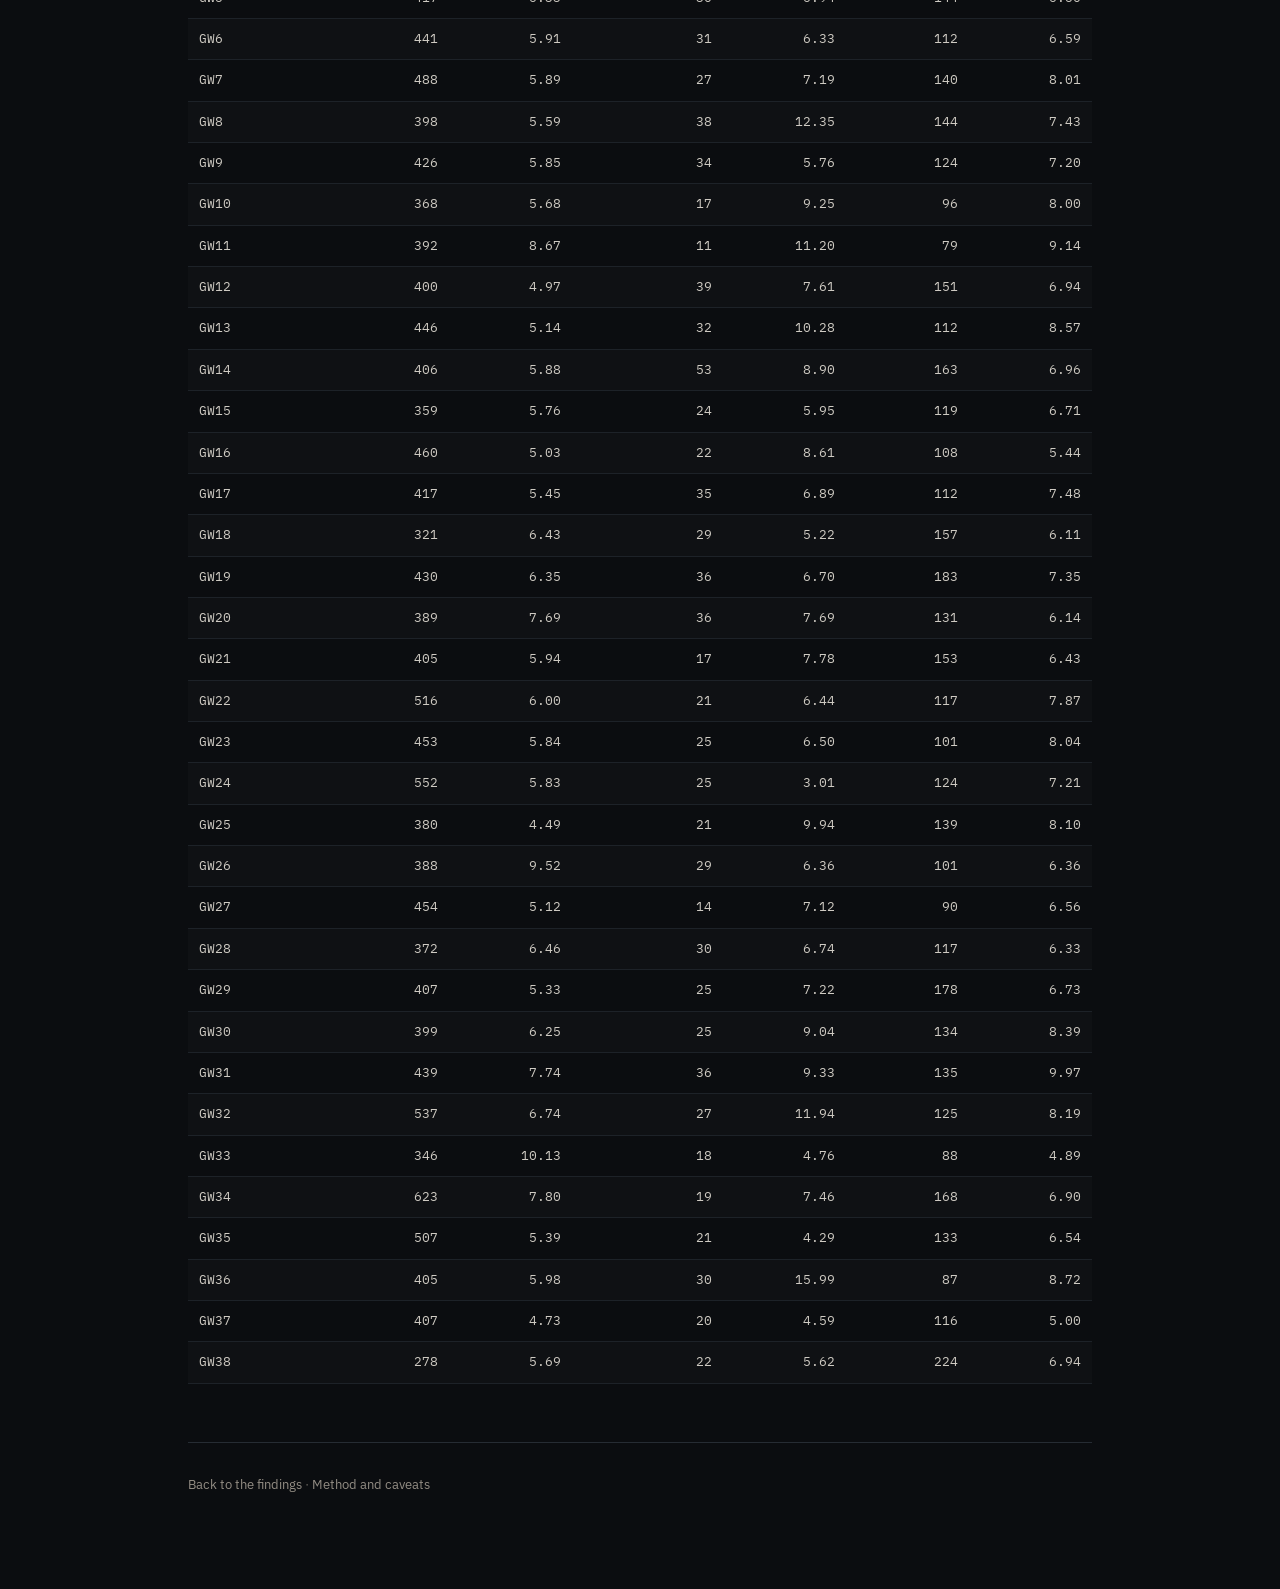
<file: site/season.html>
<!doctype html>
<html lang="en">
<head>
<meta charset="utf-8">
<meta name="viewport" content="width=device-width, initial-scale=1">
<title>Season — Pickup Timing Study 25/26</title>
<meta name="description" content="How pickup value moves across a Premier League season.">
<link rel="preconnect" href="https://fonts.googleapis.com">
<link rel="preconnect" href="https://fonts.gstatic.com" crossorigin>
<link href="https://fonts.googleapis.com/css2?family=Anton&family=IBM+Plex+Mono:wght@400;500;600&family=IBM+Plex+Sans:wght@400;500;600&display=swap" rel="stylesheet">
<link rel="stylesheet" href="assets/tds.css">
</head>
<body class="p-season">
<div class="wrap">

  <header class="masthead">
    <div class="masthead-title">The Draft Society <span>/ Pickup Timing Study</span></div>
    <nav>
      <a href="index.html">Findings</a>
      <a href="timing.html">Timing</a>
      <a href="positions.html">Positions</a>
      <a href="season.html" aria-current="page">Season</a>
      <a href="faab.html">The money</a>
      <a href="best-pickups.html">Best pickups</a>
      <a href="method.html">Method</a>
    </nav>
  </header>

  <p class="kicker">Across 38 gameweeks</p>
  <h1>Every dollar you spend<br>in August is wasted</h1>
  <p class="lede">FAAB budgets drain as a season runs, so the same dollar
  meets less competition in April than in August. The gap is not subtle: a
  dollar spent in the last six gameweeks bought roughly fifteen times the
  points of a dollar spent in the first six.</p>

  <div class="stat-row" id="value-stats"></div>

  <h2>What one FAAB dollar buys</h2>
  <p>Points returned per dollar of winning bids. Losing bids are free, which
  is exactly why the market behaves the way it does.</p>

  <div class="panel">
    <div class="panel-head"><h3>Gameweek points per dollar spent</h3>
      <span class="note">the return on a one-week rental</span></div>
    <div id="value-chart"></div>
  </div>

  <div class="panel">
    <div class="panel-head"><h3>Where the money actually goes</h3>
      <span class="note">total spent on winning bids</span></div>
    <div id="spend-chart"></div>
    <p class="note" style="margin-top:14px">Two thirds of the season's entire
      FAAB spend goes in the first six gameweeks, at the worst exchange rate
      of the year.</p>
  </div>

  <h2>More football, or better football?</h2>
  <p>That chart measures the week after the claim, which is a one-week
  rental. The fuller measure &mdash; everything he scored before being
  dropped &mdash; is unfair in the other direction, because a GW35 claim has
  three gameweeks left to repay you and a GW15 claim has twenty. So split the
  return in two: how many <em>starts</em> a dollar bought, and how good those
  starts were.</p>

  <div class="panel">
    <div class="panel-head"><h3>Starts bought per dollar</h3>
      <span class="note">how much football the money got you</span></div>
    <div id="starts-chart"></div>
  </div>

  <div class="panel">
    <div class="panel-head"><h3>Points per start</h3>
      <span class="note">how good that football was, tenure removed</span></div>
    <div id="pps-chart"></div>
    <p class="note" style="margin-top:14px">This is the answer. Points per
      start barely moves all season &mdash; <strong id="pps-range">&mdash;</strong>
      &mdash; while starts per dollar swing by
      <strong id="starts-range">&mdash;</strong>. Late money is not buying
      better players. It is buying the same players far cheaper.</p>
  </div>

  <h2>And it gets easier to win</h2>
  <p>Less money in circulation means contested players go cheap, and go to
  whoever bothers to claim them.</p>

  <div class="panel">
    <div class="panel-head"><h3>Price of winning a contested claim</h3>
      <span class="note">within a division, where claims actually compete</span></div>
    <div id="price-chart"></div>
  </div>

  <div class="panel">
    <div class="panel-head"><h3>Contested auctions won with a $0 bid</h3>
      <span class="note">waiver priority, no money</span></div>
    <div id="free-chart"></div>
  </div>

  <div class="caveat">
    <strong>This is an equilibrium, not a free lunch for everyone.</strong>
    Late bids are cheap <em>because</em> everyone else has spent. If the whole
    league held its budget back, April would be expensive too. What the
    numbers say is that a manager who deviates from the crowd &mdash; who
    sits out the August auctions and keeps powder dry &mdash; is buying at a
    fraction of the price. That edge exists only while most people do not
    take it.
  </div>

  <h2>Pickup value by third of the season</h2>
  <div class="panel">
    <div class="panel-head"><h3>Start rate</h3>
      <div class="legend" id="legend-1"></div></div>
    <div id="phase-start"></div>
  </div>

  <div class="panel">
    <div class="panel-head"><h3>Mean FPts</h3>
      <div class="legend" id="legend-2"></div></div>
    <div id="phase-points"></div>
  </div>

  <h2>Gameweek by gameweek</h2>
  <p>Pickups per gameweek, and what the average one returned. Spikes are
  usually blank or double gameweeks, where squads are stretched and the
  waiver wire does more work.</p>

  <div class="panel">
    <div class="panel-head"><h3>Pickups made</h3>
      <span class="note">all buckets, by target gameweek</span></div>
    <div id="gw-volume"></div>
  </div>

  <div class="panel">
    <div class="panel-head"><h3>Mean FPts returned</h3>
      <span class="note">waiver adds, by target gameweek</span></div>
    <div id="gw-points"></div>
  </div>

  <h2>Every gameweek</h2>
  <div class="scroll"><table id="gw-table">
    <thead><tr>
      <th data-type="num">GW</th>
      <th class="num" data-type="num">Waivers</th>
      <th class="num" data-type="num">Mean</th>
      <th class="num" data-type="num">Snipes</th>
      <th class="num" data-type="num">Mean</th>
      <th class="num" data-type="num">Late</th>
      <th class="num" data-type="num">Mean</th>
    </tr></thead>
    <tbody></tbody>
  </table></div>

  <footer>
    <p><a href="index.html">Back to the findings</a> &middot;
    <a href="method.html">Method and caveats</a></p>
  </footer>

</div>

<script src="data/metrics.js"></script>
<script src="data/extra.js"></script>
<script src="assets/tds.js"></script>
<script>
(function () {
  var m, x;
  try { m = TDS.data(); x = window.PICKUP_EXTRA; }
  catch (e) { TDS.fail(document.getElementById('value-stats'), e.message); return; }

  var PHASE = { early: 'Early, GW1-12', mid: 'Middle, GW13-25', late: 'Late, GW26-38' };

  // ------------------------------------------------------ what a $ buys --
  var value = x.faab.value, price = x.faab.price;
  var first = value[0], last = value[value.length - 1];
  var totalSpend = value.reduce(function (n, v) { return n + v.spent; }, 0);

  [['A dollar in ' + first.phase, first.fpts_per_dollar + ' FPts',
    'mean bid $' + first.mean_bid],
   ['A dollar in ' + last.phase, last.fpts_per_dollar + ' FPts',
     'mean bid $' + last.mean_bid],
   ['Exchange rate', Math.round(last.fpts_per_dollar / first.fpts_per_dollar)
     + '×', 'better, late against early'],
   ['Spent in ' + first.phase, Math.round(100 * first.spent / totalSpend) + '%',
     'of the whole season’s FAAB']
  ].forEach(function (s, i) {
    var cell = TDS.el('div', 'stat');
    cell.appendChild(TDS.el('div', 'stat-label', s[0]));
    cell.appendChild(TDS.el('div', 'stat-value' + (i === 2 ? ' gold' : ''), s[1]));
    cell.appendChild(TDS.el('div', 'stat-sub', s[2]));
    document.getElementById('value-stats').appendChild(cell);
  });

  TDS.bars(document.getElementById('value-chart'), {
    rows: value.map(function (v) {
      return { label: v.phase,
        note: 'mean bid $' + v.mean_bid + ' · ' + TDS.pct(v.win_rate) + ' won',
        bars: [{ key: v === first ? 'late_add' : 'teal',
          value: v.fpts_per_dollar, display: TDS.num(v.fpts_per_dollar) }] };
    })
  });

  TDS.bars(document.getElementById('spend-chart'), {
    rows: value.map(function (v) {
      return { label: v.phase,
        note: Math.round(100 * v.spent / totalSpend) + '% of the season',
        bars: [{ key: v === first ? 'late_add' : 'waivers', value: v.spent,
          display: '$' + TDS.thousands(v.spent) }] };
    })
  });

  // The decomposition: FPts per dollar = starts per dollar x points per start.
  TDS.bars(document.getElementById('starts-chart'), {
    rows: value.map(function (v) {
      return { label: v.phase, note: 'held ' + v.mean_held_gameweeks + ' GW on average',
        bars: [{ key: v === first ? 'late_add' : 'teal',
          value: v.starts_per_dollar, display: TDS.num(v.starts_per_dollar) }] };
    })
  });

  var ppsVals = value.filter(function (v) { return v.pps !== null; });
  TDS.bars(document.getElementById('pps-chart'), {
    rows: ppsVals.map(function (v) {
      return { label: v.phase, note: 'n=' + TDS.thousands(v.claims) + ' claims',
        bars: [{ key: 'violet', value: v.pps, display: TDS.num(v.pps) }] };
    })
  });

  if (ppsVals.length) {
    var lo = Math.min.apply(null, ppsVals.map(function (v) { return v.pps; }));
    var hi = Math.max.apply(null, ppsVals.map(function (v) { return v.pps; }));
    document.getElementById('pps-range').textContent =
      TDS.num(lo) + ' to ' + TDS.num(hi);
  }
  var sLo = Math.min.apply(null, value.map(function (v) { return v.starts_per_dollar; }));
  var sHi = Math.max.apply(null, value.map(function (v) { return v.starts_per_dollar; }));
  document.getElementById('starts-range').textContent =
    Math.round(sHi / sLo) + '×';

  TDS.bars(document.getElementById('price-chart'), {
    rows: price.map(function (p) {
      return { label: p.phase, note: TDS.thousands(p.auctions) + ' auctions',
        bars: [{ key: 'violet', value: p.winning_bid,
          display: '$' + TDS.num(p.winning_bid) }] };
    })
  });

  TDS.bars(document.getElementById('free-chart'), {
    max: 100,
    rows: price.map(function (p) {
      return { label: p.phase, note: TDS.thousands(p.auctions) + ' auctions',
        bars: [{ key: 'teal', value: p.won_free, display: TDS.pct(p.won_free) }] };
    })
  });

  TDS.legend(document.getElementById('legend-1'), TDS.BUCKETS);
  TDS.legend(document.getElementById('legend-2'), TDS.BUCKETS);

  function phaseRows(key, format) {
    return Object.keys(m.by_phase).map(function (phase) {
      return {
        label: PHASE[phase] || phase,
        bars: TDS.BUCKETS.map(function (b) {
          var c = m.by_phase[phase][b];
          return {
            key: b,
            value: c ? c[key] : null,
            display: c ? format(c[key]) : '--',
            thin: c && c.n < 30
          };
        })
      };
    });
  }
  TDS.bars(document.getElementById('phase-start'),
    { rows: phaseRows('start_rate', TDS.pct), max: 100, showKeys: true });
  TDS.bars(document.getElementById('phase-points'),
    { rows: phaseRows('mean_fpts', function (v) { return TDS.num(v); }), showKeys: true });

  // ------------------------------------------------------- per gameweek --
  var weeks = Object.keys(m.by_gameweek)
    .map(Number).filter(function (n) { return !isNaN(n); })
    .sort(function (a, b) { return a - b; });

  function at(week, bucket) {
    return (m.by_gameweek[String(week)] || {})[bucket] || null;
  }

  TDS.columns(document.getElementById('gw-volume'), {
    bands: weeks.map(function (w) {
      var total = TDS.BUCKETS.reduce(function (n, b) {
        var c = at(w, b); return n + (c ? c.n : 0);
      }, 0);
      return {
        value: total,
        label: (w % 5 === 0 || w === 1) ? String(w) : '',
        title: 'GW' + w + ': ' + total + ' pickups',
        colour: 'var(--waivers)'
      };
    })
  });

  TDS.columns(document.getElementById('gw-points'), {
    bands: weeks.map(function (w) {
      var c = at(w, 'waivers');
      return {
        value: c ? Math.round(c.mean_fpts * 10) / 10 : 0,
        label: (w % 5 === 0 || w === 1) ? String(w) : '',
        title: 'GW' + w + ': ' + (c ? TDS.num(c.mean_fpts) + ' mean FPts from ' +
          c.n + ' waiver adds' : 'no data'),
        colour: 'var(--snipe)'
      };
    })
  });

  var body = document.querySelector('#gw-table tbody');
  weeks.forEach(function (w) {
    var tr = document.createElement('tr');
    var head = TDS.el('td', null, 'GW' + w);
    head.dataset.value = w;
    tr.appendChild(head);
    TDS.BUCKETS.forEach(function (b) {
      var c = at(w, b);
      var n = TDS.el('td', 'num', c ? TDS.thousands(c.n) : '--');
      n.dataset.value = c ? c.n : '';
      tr.appendChild(n);
      var mean = TDS.el('td', 'num', c ? TDS.num(c.mean_fpts) : '--');
      mean.dataset.value = c ? c.mean_fpts : '';
      tr.appendChild(mean);
    });
    body.appendChild(tr);
  });
  TDS.sortable(document.getElementById('gw-table'));
}());
</script>
</body>
</html>
</file>
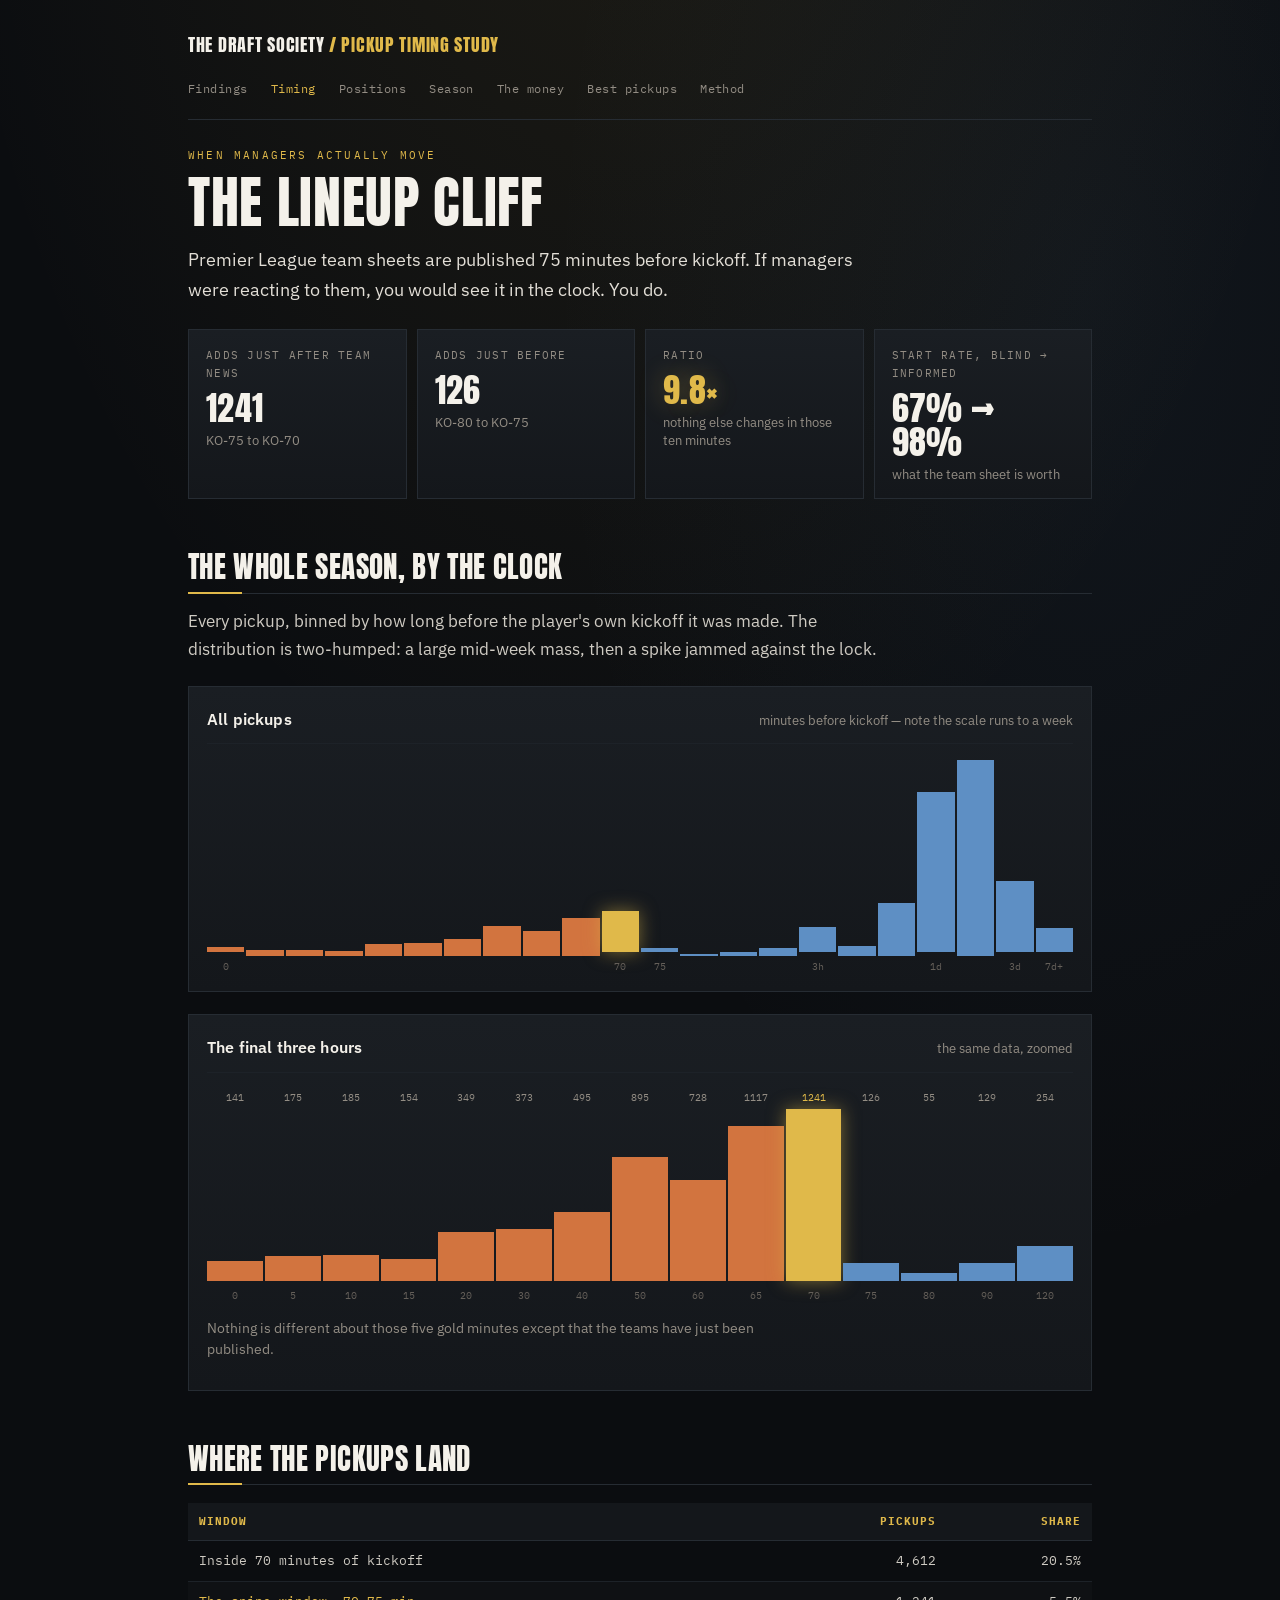
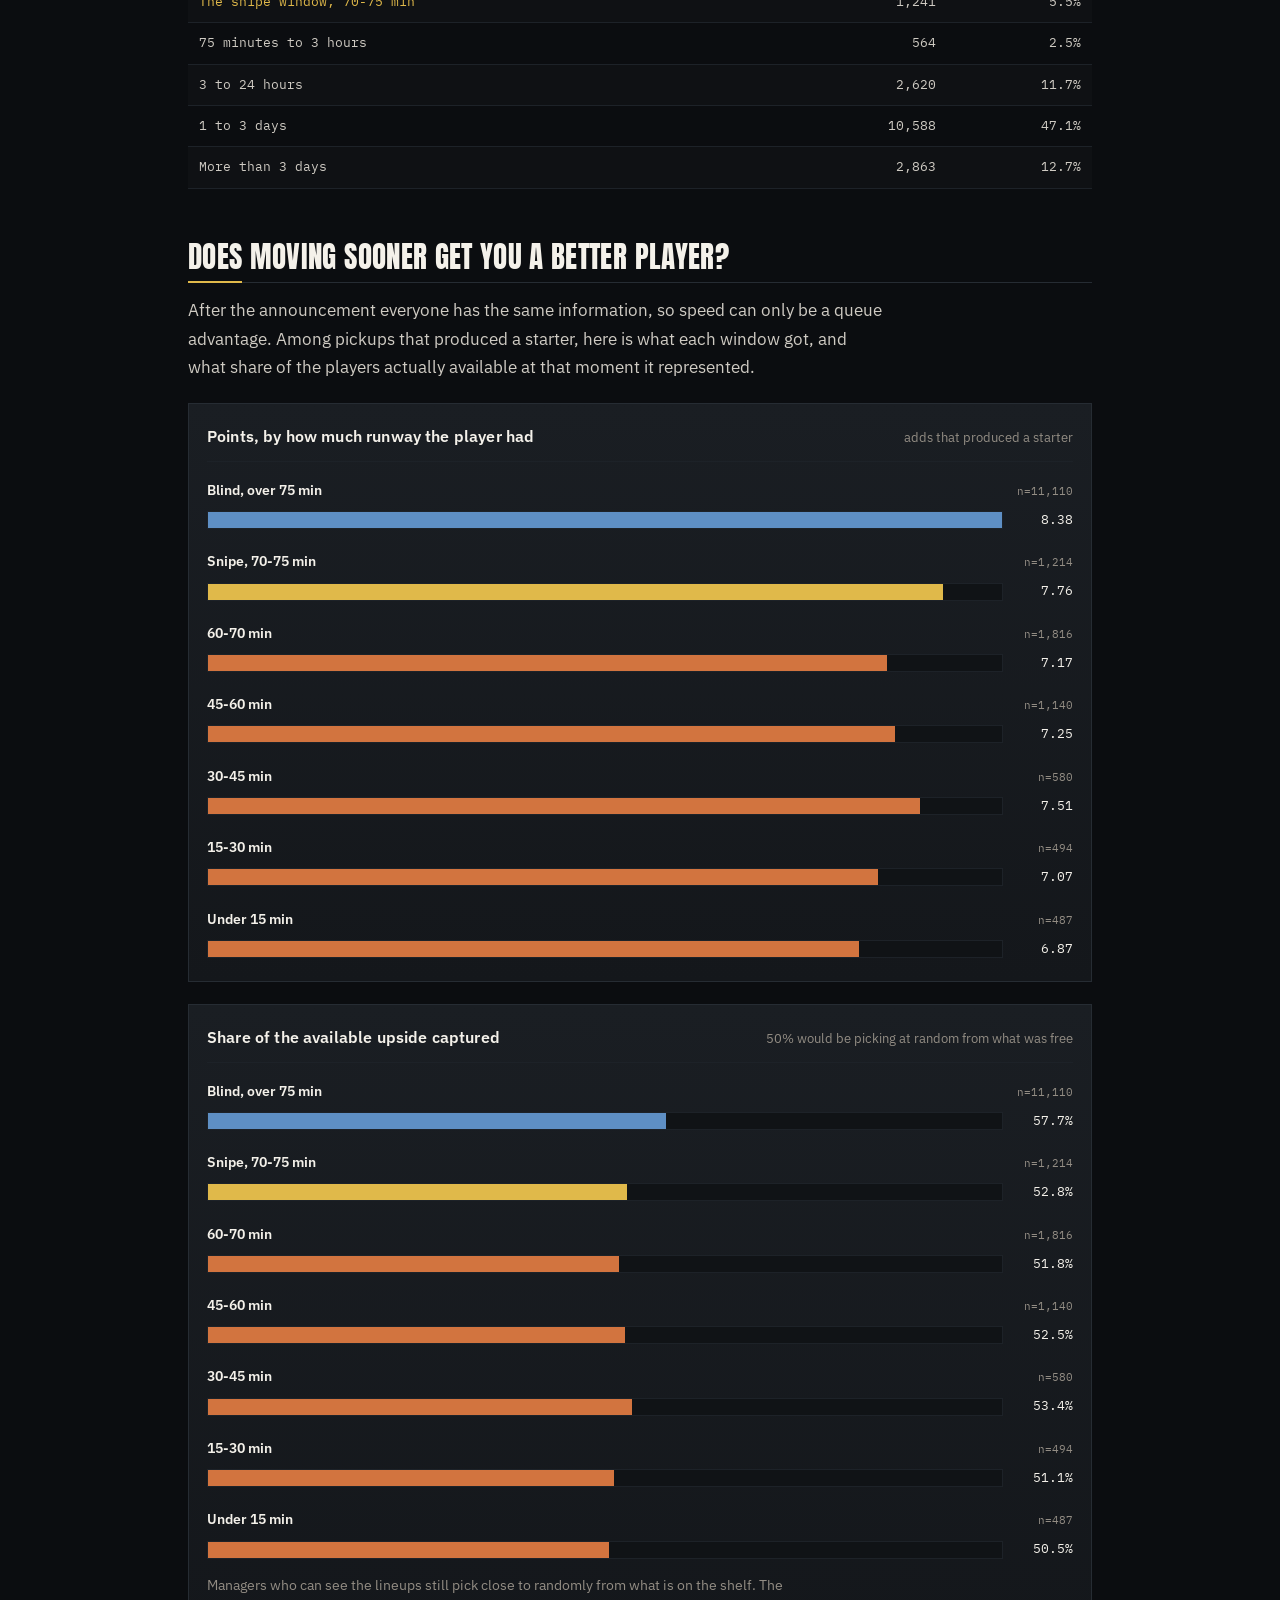
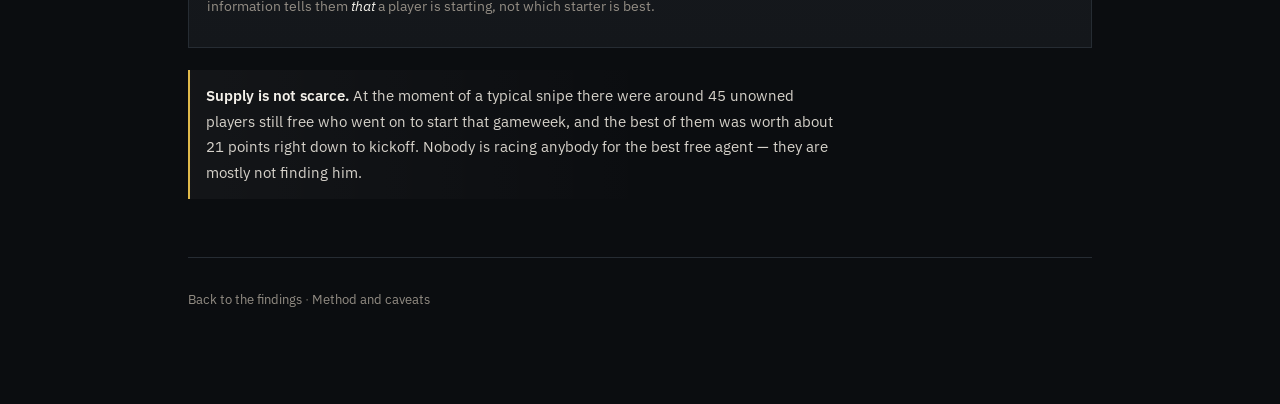
<file: site/timing.html>
<!doctype html>
<html lang="en">
<head>
<meta charset="utf-8">
<meta name="viewport" content="width=device-width, initial-scale=1">
<title>Timing — Pickup Timing Study 25/26</title>
<meta name="description" content="When Fantrax pickups actually happen, and what the lineup announcement does to the clock.">
<link rel="preconnect" href="https://fonts.googleapis.com">
<link rel="preconnect" href="https://fonts.gstatic.com" crossorigin>
<link href="https://fonts.googleapis.com/css2?family=Anton&family=IBM+Plex+Mono:wght@400;500;600&family=IBM+Plex+Sans:wght@400;500;600&display=swap" rel="stylesheet">
<link rel="stylesheet" href="assets/tds.css">
</head>
<body class="p-timing">
<div class="wrap">

  <header class="masthead">
    <div class="masthead-title">The Draft Society <span>/ Pickup Timing Study</span></div>
    <nav>
      <a href="index.html">Findings</a>
      <a href="timing.html" aria-current="page">Timing</a>
      <a href="positions.html">Positions</a>
      <a href="season.html">Season</a>
      <a href="faab.html">The money</a>
      <a href="best-pickups.html">Best pickups</a>
      <a href="method.html">Method</a>
    </nav>
  </header>

  <p class="kicker">When managers actually move</p>
  <h1>The lineup cliff</h1>
  <p class="lede">Premier League team sheets are published 75 minutes before
  kickoff. If managers were reacting to them, you would see it in the clock.
  You do.</p>

  <div class="stat-row" id="cliff-stats"></div>

  <h2>The whole season, by the clock</h2>
  <p>Every pickup, binned by how long before the player's own kickoff it was
  made. The distribution is two-humped: a large mid-week mass, then a spike
  jammed against the lock.</p>

  <div class="panel">
    <div class="panel-head"><h3>All pickups</h3>
      <span class="note">minutes before kickoff &mdash; note the scale runs to a week</span></div>
    <div id="full-chart"></div>
  </div>

  <div class="panel">
    <div class="panel-head"><h3>The final three hours</h3>
      <span class="note">the same data, zoomed</span></div>
    <div id="close-chart"></div>
    <p class="note" style="margin-top:14px">Nothing is different about those
    five gold minutes except that the teams have just been published.</p>
  </div>

  <h2>Where the pickups land</h2>
  <div class="scroll"><table id="split-table">
    <thead><tr><th>Window</th><th class="num">Pickups</th><th class="num">Share</th></tr></thead>
    <tbody></tbody>
  </table></div>

  <h2>Does moving sooner get you a better player?</h2>
  <p>After the announcement everyone has the same information, so speed can
  only be a queue advantage. Among pickups that produced a starter, here is
  what each window got, and what share of the players actually available at
  that moment it represented.</p>

  <div class="panel">
    <div class="panel-head"><h3>Points, by how much runway the player had</h3>
      <span class="note">adds that produced a starter</span></div>
    <div id="window-chart"></div>
  </div>

  <div class="panel">
    <div class="panel-head"><h3>Share of the available upside captured</h3>
      <span class="note">50% would be picking at random from what was free</span></div>
    <div id="captured-chart"></div>
    <p class="note" style="margin-top:14px">Managers who can see the lineups
    still pick close to randomly from what is on the shelf. The information
    tells them <em>that</em> a player is starting, not which starter is best.</p>
  </div>

  <div class="caveat">
    <strong>Supply is not scarce.</strong> At the moment of a typical snipe
    there were around 45 unowned players still free who went on to start that
    gameweek, and the best of them was worth about 21 points right down to
    kickoff. Nobody is racing anybody for the best free agent &mdash; they
    are mostly not finding him.
  </div>

  <footer>
    <p><a href="index.html">Back to the findings</a> &middot;
    <a href="method.html">Method and caveats</a></p>
  </footer>

</div>

<script src="data/metrics.js"></script>
<script src="data/extra.js"></script>
<script src="assets/tds.js"></script>
<script>
(function () {
  var m, x;
  try { m = TDS.data(); x = window.PICKUP_EXTRA; }
  catch (e) { TDS.fail(document.getElementById('cliff-stats'), e.message); return; }

  var cliff = m.lineup_cliff;
  var info = x.speed.information;

  [['Adds just after team news', cliff.after_announcement, 'KO-75 to KO-70'],
   ['Adds just before', cliff.before_announcement, 'KO-80 to KO-75'],
   ['Ratio', cliff.ratio + '×', 'nothing else changes in those ten minutes'],
   ['Start rate, blind → informed',
     Math.round(info.blind.start_rate) + '% → ' +
     Math.round(info.informed.start_rate) + '%', 'what the team sheet is worth']
  ].forEach(function (s, i) {
    var cell = TDS.el('div', 'stat');
    cell.appendChild(TDS.el('div', 'stat-label', s[0]));
    cell.appendChild(TDS.el('div', 'stat-value' + (i === 2 ? ' gold' : ''), s[1]));
    cell.appendChild(TDS.el('div', 'stat-sub', s[2]));
    document.getElementById('cliff-stats').appendChild(cell);
  });

  TDS.renderTiming(document.getElementById('full-chart'), m);
  TDS.renderTiming(document.getElementById('close-chart'), m, { upTo: 180 });

  // ----------------------------------------------------------- the split --
  var total = m.histogram.reduce(function (n, b) { return n + b.total; }, 0);
  var groups = [
    ['Inside 70 minutes of kickoff', 0, 70],
    ['The snipe window, 70-75 min', 70, 75],
    ['75 minutes to 3 hours', 75, 180],
    ['3 to 24 hours', 180, 1440],
    ['1 to 3 days', 1440, 4320],
    ['More than 3 days', 4320, Infinity]
  ];
  var body = document.querySelector('#split-table tbody');
  groups.forEach(function (g) {
    var n = m.histogram.reduce(function (sum, band) {
      var from = band.from;
      return sum + ((from >= g[1] && from < g[2]) ? band.total : 0);
    }, 0);
    var tr = document.createElement('tr');
    var name = TDS.el('td', null, g[0]);
    if (g[1] === 70) { name.style.color = 'var(--gold)'; }
    tr.appendChild(name);
    tr.appendChild(TDS.el('td', 'num', TDS.thousands(n)));
    tr.appendChild(TDS.el('td', 'num', TDS.pct(100 * n / total)));
    body.appendChild(tr);
  });

  // --------------------------------------------------------- the windows --
  var label = {
    'blind, >75 min': 'Blind, over 75 min',
    'SNIPE, 70-75': 'Snipe, 70-75 min',
    '60-70 min': '60-70 min',
    '45-60 min': '45-60 min',
    '30-45 min': '30-45 min',
    '15-30 min': '15-30 min',
    'under 15 min': 'Under 15 min'
  };
  function windowRows(key, format, max) {
    return x.speed.windows.map(function (w) {
      return {
        label: label[w.window] || w.window,
        note: 'n=' + TDS.thousands(w.n),
        bars: [{
          key: w.window.indexOf('SNIPE') === 0 ? 'lineup_snipe'
            : (w.informed ? 'late_add' : 'waivers'),
          value: w[key],
          display: format(w[key])
        }]
      };
    });
  }
  TDS.bars(document.getElementById('window-chart'),
    { rows: windowRows('mean_fpts', function (v) { return TDS.num(v); }) });
  TDS.bars(document.getElementById('captured-chart'),
    { rows: windowRows('captured', TDS.pct), max: 100 });
}());
</script>
</body>
</html>
</file>
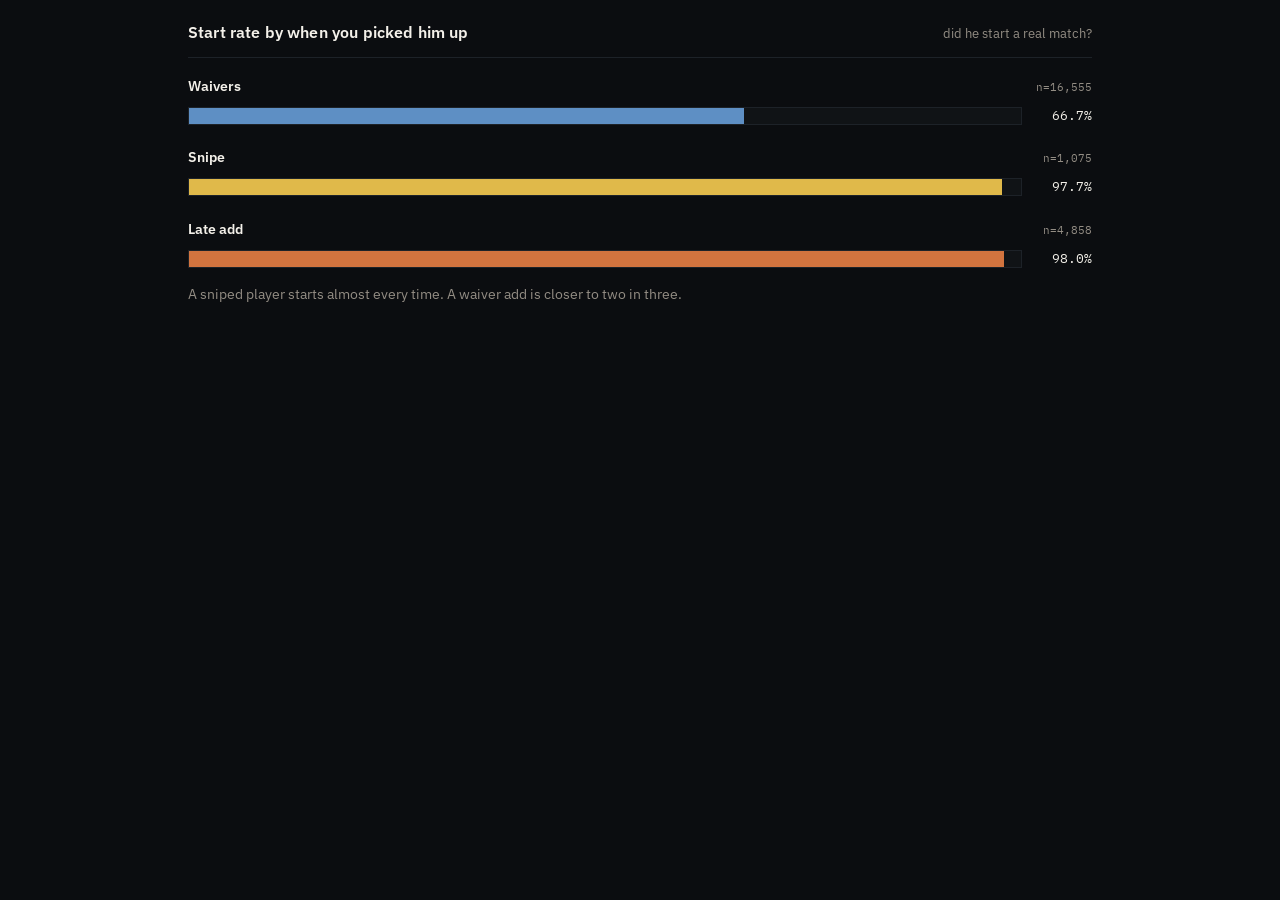
<file: site/embed/buckets.html>
<!doctype html>
<html lang="en">
<head>
<meta charset="utf-8">
<meta name="viewport" content="width=device-width, initial-scale=1">
<title>What sniping buys</title>
<link rel="preconnect" href="https://fonts.googleapis.com">
<link rel="preconnect" href="https://fonts.gstatic.com" crossorigin>
<link href="https://fonts.googleapis.com/css2?family=Anton&family=IBM+Plex+Mono:wght@400;500;600&family=IBM+Plex+Sans:wght@400;500;600&display=swap" rel="stylesheet">
<style>
/* The Draft Society - floodlit matchday.
   Black and gold, Anton for headlines, IBM Plex Mono for anything that should
   read like a readout. Built dark from the first line, never inverted.

   On the type split, which is the main thing that makes this readable: the
   house spec asks for Plex Mono on *data, stats and labels*, not on running
   prose. Mono is tiring in bulk - every character the same width, no word
   shapes to lock on to - so body copy is IBM Plex Sans, from the same
   superfamily, and the mono is kept for numbers, tables, labels and chart
   furniture where the tabular alignment earns its place.

   Colour: gold is the accent of the brand, but a page of nothing but gold on
   black is both monotonous and hard to read. Each page carries its own
   --accent, and the data colours below are a proper categorical set rather
   than three shades of the same thing.

   Everything is capped at 940px because these pages are iframed into Wix at
   that width, and must stay readable down to phone widths inside that
   ceiling. Font fallbacks are a condensed serif and a real monospace, not
   Arial, so a sandboxed iframe that cannot reach Google Fonts still looks
   deliberate. */

:root {
  /* Surfaces: a blue-black rather than dead #000, layered so panels read as
     lit from above rather than as holes. */
  --black: #0b0d10;
  --panel: #14171b;
  --panel-2: #1a1e23;
  --panel-edge: #262c33;
  --hairline: #1d2228;

  --gold: #e0b94a;
  --gold-deep: #c9a227;
  --gold-dim: rgba(224, 185, 74, 0.2);

  /* Headings stay bright; body copy sits a step down, which is what stops a
     long page glaring. */
  --white: #f4f1ea;
  --text: #cfcbc3;
  --grey: #938d84;
  --grey-dim: #645f59;

  /* Categorical data colours. Buckets keep one colour each across every page
     so a reader learns them once. */
  --waivers: #5e8fc4;
  --snipe: #e0b94a;
  --late: #d2743f;
  --baseline: #5f6a72;

  /* Extra hues for cuts that are not buckets (positions, phases). */
  --teal: #3f9e8c;
  --violet: #9183cc;
  --rose: #c96a84;

  --accent: var(--gold);

  --max: 940px;
  --head: Anton, 'Arial Narrow', 'Times New Roman', serif;
  --sans: 'IBM Plex Sans', system-ui, 'Segoe UI', sans-serif;
  --mono: 'IBM Plex Mono', ui-monospace, 'Courier New', monospace;
}

/* Per-page accents, so moving between pages feels like moving. */
body.p-timing    { --accent: var(--gold); }
body.p-positions { --accent: var(--teal); }
body.p-season    { --accent: var(--violet); }
body.p-money     { --accent: var(--late); }
body.p-best      { --accent: var(--waivers); }
body.p-method    { --accent: var(--grey); }

* { box-sizing: border-box; }

html { -webkit-text-size-adjust: 100%; }

body {
  margin: 0;
  background: var(--black);
  color: var(--text);
  font-family: var(--sans);
  font-size: 16.5px;
  line-height: 1.72;
  background-image:
    radial-gradient(90% 55% at 50% -10%, rgba(224, 185, 74, 0.09), transparent 62%),
    radial-gradient(70% 45% at 85% 8%, rgba(94, 143, 196, 0.07), transparent 60%);
  background-repeat: no-repeat;
}

.wrap { max-width: var(--max); margin: 0 auto; padding: 30px 18px 80px; }

/* ---------------------------------------------------------------- type --- */

h1, h2, .stat-value, .masthead-title {
  font-family: var(--head);
  font-weight: 400;
  letter-spacing: 0.012em;
  text-transform: uppercase;
  margin: 0;
  color: var(--white);
}

h1 { font-size: clamp(32px, 7.2vw, 56px); line-height: 1.02; margin-bottom: 12px; }

h2 {
  font-size: clamp(21px, 4vw, 29px);
  line-height: 1.12;
  margin: 52px 0 10px;
  padding-bottom: 9px;
  border-bottom: 1px solid var(--panel-edge);
  position: relative;
}
/* A short accent stub under each section rule - the only place the page
   colour shows as a block. */
h2::after {
  content: '';
  position: absolute;
  left: 0; bottom: -1px;
  width: 54px; height: 2px;
  background: var(--accent);
}

/* h3 drops Anton and the caps: inside a panel it is a label, not a headline,
   and shouting twice in one box is what made this tiring. */
h3 {
  font-family: var(--sans);
  font-size: 15.5px;
  font-weight: 600;
  letter-spacing: 0.01em;
  color: var(--white);
  margin: 0;
}

p { margin: 13px 0; max-width: 70ch; }

a { color: var(--accent); text-decoration: none;
  border-bottom: 1px solid var(--gold-dim); }
a:hover { border-bottom-color: var(--accent); }

strong { color: var(--white); font-weight: 600; }
em { color: var(--white); font-style: italic; }

.lede { font-size: 18px; line-height: 1.68; color: #e2ded6; max-width: 62ch; }

.kicker {
  font-family: var(--mono);
  font-size: 11px;
  letter-spacing: 0.2em;
  text-transform: uppercase;
  color: var(--accent);
  margin-bottom: 10px;
}

.note { font-size: 13.5px; line-height: 1.6; color: var(--grey); max-width: 74ch; }

.caveat {
  border-left: 2px solid var(--accent);
  background: linear-gradient(90deg, rgba(255, 255, 255, 0.035), transparent 70%);
  padding: 13px 16px;
  margin: 20px 0;
  font-size: 15px;
  color: #d6d2ca;
  max-width: 74ch;
}

ul { max-width: 70ch; padding-left: 20px; }
li { margin: 7px 0; }

/* ------------------------------------------------------------- masthead --- */

.masthead { border-bottom: 1px solid var(--panel-edge); padding-bottom: 14px;
  margin-bottom: 26px; }

.masthead-title { font-size: 18px; letter-spacing: 0.04em; }
.masthead-title span { color: var(--accent); }

nav { margin-top: 13px; display: flex; flex-wrap: wrap; gap: 2px 0; }

nav a {
  font-family: var(--mono);
  font-size: 12px;
  letter-spacing: 0.04em;
  padding: 5px 13px 5px 0;
  margin-right: 10px;
  border: 0;
  color: var(--grey);
}
nav a:hover { color: var(--white); }
nav a[aria-current='page'] { color: var(--accent); }

/* ---------------------------------------------------------------- stats --- */

.stat-row {
  display: grid;
  grid-template-columns: repeat(auto-fit, minmax(150px, 1fr));
  gap: 10px;
  margin: 24px 0;
}

/* Separate bordered cards rather than one hairline-gridded block. A single
   block leaves the container's own background showing as a dead rectangle
   wherever the last row is short of cards, and `min-width: 0` is what stops
   a long label pushing its track past the minmax and forcing a wrap in the
   first place - grid tracks default to min-content, not zero. */
.stat {
  background: linear-gradient(180deg, var(--panel-2), var(--panel));
  border: 1px solid var(--panel-edge);
  padding: 16px 17px 15px;
  min-width: 0;
}

.stat-label {
  font-family: var(--mono);
  font-size: 10.5px;
  letter-spacing: 0.12em;
  text-transform: uppercase;
  color: var(--grey);
  margin-bottom: 9px;
}

.stat-value { font-size: 34px; line-height: 1; }
.stat-value.gold { color: var(--gold);
  text-shadow: 0 0 26px rgba(224, 185, 74, 0.32); }
.stat-sub { font-size: 12.5px; line-height: 1.45; color: var(--grey);
  margin-top: 6px; }

/* --------------------------------------------------------------- panels --- */

.panel {
  background: linear-gradient(180deg, var(--panel-2), var(--panel));
  border: 1px solid var(--panel-edge);
  padding: 19px 18px 16px;
  margin: 22px 0;
}

.panel-head { display: flex; justify-content: space-between; align-items: baseline;
  gap: 12px; flex-wrap: wrap; margin-bottom: 16px;
  padding-bottom: 11px; border-bottom: 1px solid var(--hairline); }
.panel-head .note { font-size: 12.5px; }

.legend { display: flex; flex-wrap: wrap; gap: 4px 16px; margin: 0;
  font-family: var(--mono); font-size: 11.5px; color: var(--grey); }
.legend span { display: inline-flex; align-items: center; gap: 6px; }
.legend i { width: 11px; height: 11px; display: inline-block; flex: 0 0 auto; }

/* --------------------------------------------------------------- tables --- */

.scroll { overflow-x: auto; -webkit-overflow-scrolling: touch; margin: 18px 0; }

table { border-collapse: collapse; width: 100%; font-family: var(--mono);
  font-size: 13px; min-width: 520px; }

th, td { padding: 9px 11px; text-align: right; border-bottom: 1px solid var(--hairline);
  white-space: nowrap; }
th:first-child, td:first-child { text-align: left; }

thead th {
  font-size: 10.5px;
  letter-spacing: 0.09em;
  text-transform: uppercase;
  color: var(--accent);
  border-bottom: 1px solid var(--panel-edge);
  background: var(--panel);
  position: sticky;
  top: 0;
}

tbody tr:nth-child(even) td { background: rgba(255, 255, 255, 0.016); }
tbody tr:hover td { background: rgba(224, 185, 74, 0.06); }

th.sortable { cursor: pointer; user-select: none; }
th.sortable:hover { color: var(--white); }
th.sortable::after { content: '  \2195'; opacity: 0.3; }
th.sortable[data-dir='asc']::after { content: '  \2191'; opacity: 1; }
th.sortable[data-dir='desc']::after { content: '  \2193'; opacity: 1; }

td.num, th.num { font-variant-numeric: tabular-nums; }
.thin { color: var(--gold-deep); font-size: 11px; }

.tag {
  font-family: var(--mono);
  font-size: 10px;
  letter-spacing: 0.06em;
  text-transform: uppercase;
  padding: 2px 7px;
  border: 1px solid currentColor;
}
.tag.waivers { color: var(--waivers); }
.tag.lineup_snipe { color: var(--snipe); }
.tag.late_add { color: var(--late); }

/* ----------------------------------------------------- bars (horizontal) --- */
/* Divs rather than SVG so every label stays at a real font size at every
   width. A viewBox-scaled SVG shrinks its own text to nothing on a phone. */

.bars-group { margin: 0 0 18px; }
.bars-group:last-child { margin-bottom: 4px; }

.bars-label {
  display: flex; justify-content: space-between; align-items: baseline;
  gap: 10px; margin-bottom: 7px;
  font-family: var(--sans); font-size: 14px; font-weight: 600;
  color: var(--white);
}
.bars-note { font-family: var(--mono); font-style: normal; font-size: 11px;
  font-weight: 400; color: var(--grey); }

.bars-line { display: flex; align-items: center; gap: 10px; margin-bottom: 5px; }

.bars-key { flex: 0 0 76px; font-family: var(--mono); font-size: 11px;
  color: var(--grey); }

.bars-track {
  flex: 1 1 auto; height: 18px; min-width: 40px;
  background: #11141700; border: 1px solid var(--hairline);
  background-color: #101316;
}

.bars-fill { height: 100%; min-width: 2px; transition: width .4s ease; }

.bars-value {
  flex: 0 0 auto; min-width: 60px; text-align: right;
  font-family: var(--mono); font-size: 13px;
  font-variant-numeric: tabular-nums; color: var(--white);
}

/* ------------------------------------------------------ columns (vertical) --- */

.cols { display: flex; align-items: flex-end; gap: 2px; height: 215px;
  margin-top: 8px; }

.cols-col { flex: 1 1 0; min-width: 0; display: flex; flex-direction: column;
  justify-content: flex-end; height: 100%; }

.cols-value { font-family: var(--mono); font-size: 10px; text-align: center;
  color: var(--grey); margin-bottom: 3px;
  font-variant-numeric: tabular-nums; min-height: 13px; }

.cols-track { flex: 1 1 auto; display: flex; align-items: flex-end; }

.cols-fill { width: 100%; background: var(--waivers); min-height: 2px;
  transition: height .4s ease; }

.cols-col.is-hot .cols-value { color: var(--gold); }
.cols-col.is-hot .cols-fill { box-shadow: 0 0 18px rgba(224, 185, 74, 0.5); }

.cols-label { font-family: var(--mono); font-size: 10px; text-align: center;
  color: var(--grey-dim); margin-top: 6px; min-height: 13px; white-space: nowrap; }

/* --------------------------------------------------------------- footer --- */

footer {
  margin-top: 58px; padding-top: 18px;
  border-top: 1px solid var(--panel-edge);
  font-size: 13px; color: var(--grey-dim);
}
footer a { color: var(--grey); border: 0; }
footer a:hover { color: var(--accent); }

/* ---------------------------------------------- standalone embed variant --- */
/* The one-chart pages in site/embed/, which Wix iframes on their own. No
   masthead, no page padding, nothing that assumes a surrounding page. */

body.embed { background-image: none; }
body.embed .wrap { padding: 0; }
body.embed .panel { margin: 0; border: 0; background: var(--black); }

@media (max-width: 560px) {
  body { font-size: 16px; }
  .lede { font-size: 16.5px; }
  .stat-value { font-size: 28px; }
  .wrap { padding: 22px 16px 52px; }
  /* A dozen numbers across a phone collide into a smear; the bar heights and
     the axis still carry the shape, and the hover title has the figure. */
  .cols-value { display: none; }
  .cols { height: 170px; }
  .bars-key { flex-basis: 60px; }
  .bars-value { min-width: 52px; font-size: 12px; }
}

</style>
</head>
<body class="embed">
<div class="wrap">
  <div class="panel">
    <div class="panel-head">
      <h3>Start rate by when you picked him up</h3>
      <span class="note">did he start a real match?</span>
    </div>
    <div id="chart"></div>
    <p class="note" style="margin-top:14px">A sniped player starts almost every time. A waiver add is closer to two in three.</p>
  </div>
</div>
<script>/* Generated by analysis/metrics.py - do not edit by hand. */
window.PICKUP_METRICS = {
 "generated": "2026-11-08T10:39:56+01:00",
 "bucket_labels": {
  "waivers": "Waivers (>KO-75)",
  "lineup_snipe": "Lineup snipe (KO-75 to KO-70)",
  "late_add": "Late add (KO-70 to KO)"
 },
 "lock_minutes": 75,
 "snipe_floor": 70,
 "counts": {
  "events": 22488,
  "unique_player_gameweeks": 7589,
  "baseline": 51511
 },
 "per_event": {
  "waivers": {
   "n": 16555,
   "start_rate": 66.7,
   "mean_fpts": 6.12,
   "median_fpts": 4.25,
   "pps": 8.38,
   "mean_next4": 21.62,
   "mean_held": 22.15,
   "mean_fpts_if_started": 8.38
  },
  "lineup_snipe": {
   "n": 1075,
   "start_rate": 97.7,
   "mean_fpts": 7.74,
   "median_fpts": 6.0,
   "pps": 7.88,
   "mean_next4": 20.86,
   "mean_held": 15.58,
   "mean_fpts_if_started": 7.88
  },
  "late_add": {
   "n": 4858,
   "start_rate": 98.0,
   "mean_fpts": 7.07,
   "median_fpts": 5.5,
   "pps": 7.19,
   "mean_next4": 21.18,
   "mean_held": 18.34,
   "mean_fpts_if_started": 7.19
  }
 },
 "per_unique": {
  "waivers": {
   "n": 4770,
   "start_rate": 63.3,
   "mean_fpts": 5.48,
   "median_fpts": 3.5,
   "pps": 7.86,
   "mean_next4": 20.04,
   "mean_held": 21.2,
   "mean_fpts_if_started": 7.86
  },
  "lineup_snipe": {
   "n": 628,
   "start_rate": 96.3,
   "mean_fpts": 7.28,
   "median_fpts": 5.75,
   "pps": 7.48,
   "mean_next4": 20.91,
   "mean_held": 14.04,
   "mean_fpts_if_started": 7.48
  },
  "late_add": {
   "n": 2191,
   "start_rate": 96.2,
   "mean_fpts": 7.0,
   "median_fpts": 5.5,
   "pps": 7.23,
   "mean_next4": 21.82,
   "mean_held": 20.58,
   "mean_fpts_if_started": 7.23
  }
 },
 "baseline": {
  "n": 51511,
  "mean_fpts": 6.49,
  "median_fpts": 5.25,
  "conditioned_on_start": true,
  "mean_per_gameweek": 1355.6
 },
 "by_position": {
  "D": {
   "waivers": {
    "n": 6261,
    "start_rate": 72.2,
    "mean_fpts": 6.91,
    "median_fpts": 5.25,
    "pps": 9.13,
    "mean_next4": 23.57,
    "mean_held": 24.6,
    "mean_fpts_if_started": 9.13
   },
   "lineup_snipe": {
    "n": 363,
    "start_rate": 98.3,
    "mean_fpts": 9.4,
    "median_fpts": 7.5,
    "pps": 9.53,
    "mean_next4": 23.45,
    "mean_held": 17.9,
    "mean_fpts_if_started": 9.53
   },
   "late_add": {
    "n": 1815,
    "start_rate": 98.8,
    "mean_fpts": 7.66,
    "median_fpts": 6.75,
    "pps": 7.74,
    "mean_next4": 22.14,
    "mean_held": 19.91,
    "mean_fpts_if_started": 7.74
   }
  },
  "F": {
   "waivers": {
    "n": 3500,
    "start_rate": 50.3,
    "mean_fpts": 5.19,
    "median_fpts": 3.0,
    "pps": 7.97,
    "mean_next4": 18.75,
    "mean_held": 17.57,
    "mean_fpts_if_started": 7.97
   },
   "lineup_snipe": {
    "n": 290,
    "start_rate": 97.2,
    "mean_fpts": 7.39,
    "median_fpts": 5.0,
    "pps": 7.55,
    "mean_next4": 17.83,
    "mean_held": 11.18,
    "mean_fpts_if_started": 7.55
   },
   "late_add": {
    "n": 979,
    "start_rate": 96.7,
    "mean_fpts": 6.66,
    "median_fpts": 4.5,
    "pps": 6.82,
    "mean_next4": 20.22,
    "mean_held": 16.7,
    "mean_fpts_if_started": 6.82
   }
  },
  "G": {
   "waivers": {
    "n": 1319,
    "start_rate": 89.6,
    "mean_fpts": 7.36,
    "median_fpts": 6.5,
    "pps": 8.21,
    "mean_next4": 26.76,
    "mean_held": 26.94,
    "mean_fpts_if_started": 8.21
   },
   "lineup_snipe": {
    "n": 34,
    "start_rate": 100.0,
    "mean_fpts": 6.21,
    "median_fpts": 5.25,
    "pps": 6.21,
    "mean_next4": 22.62,
    "mean_held": 13.04,
    "mean_fpts_if_started": 6.21
   },
   "late_add": {
    "n": 312,
    "start_rate": 99.0,
    "mean_fpts": 7.33,
    "median_fpts": 6.25,
    "pps": 7.4,
    "mean_next4": 24.31,
    "mean_held": 24.78,
    "mean_fpts_if_started": 7.4
   }
  },
  "M": {
   "waivers": {
    "n": 5475,
    "start_rate": 65.3,
    "mean_fpts": 5.51,
    "median_fpts": 4.0,
    "pps": 7.68,
    "mean_next4": 19.99,
    "mean_held": 21.12,
    "mean_fpts_if_started": 7.68
   },
   "lineup_snipe": {
    "n": 388,
    "start_rate": 97.2,
    "mean_fpts": 6.6,
    "median_fpts": 5.0,
    "pps": 6.72,
    "mean_next4": 20.54,
    "mean_held": 16.92,
    "mean_fpts_if_started": 6.72
   },
   "late_add": {
    "n": 1752,
    "start_rate": 97.8,
    "mean_fpts": 6.65,
    "median_fpts": 5.0,
    "pps": 6.78,
    "mean_next4": 20.16,
    "mean_held": 16.48,
    "mean_fpts_if_started": 6.78
   }
  }
 },
 "by_phase": {
  "early": {
   "waivers": {
    "n": 5459,
    "start_rate": 66.0,
    "mean_fpts": 5.86,
    "median_fpts": 4.0,
    "pps": 8.02,
    "mean_next4": 21.84,
    "mean_held": 30.06,
    "mean_fpts_if_started": 8.02
   },
   "lineup_snipe": {
    "n": 383,
    "start_rate": 97.9,
    "mean_fpts": 7.84,
    "median_fpts": 6.0,
    "pps": 7.98,
    "mean_next4": 21.15,
    "mean_held": 20.81,
    "mean_fpts_if_started": 7.98
   },
   "late_add": {
    "n": 1443,
    "start_rate": 98.1,
    "mean_fpts": 7.05,
    "median_fpts": 5.25,
    "pps": 7.17,
    "mean_next4": 21.45,
    "mean_held": 20.08,
    "mean_fpts_if_started": 7.17
   }
  },
  "mid": {
   "waivers": {
    "n": 5534,
    "start_rate": 64.7,
    "mean_fpts": 5.82,
    "median_fpts": 4.25,
    "pps": 8.14,
    "mean_next4": 22.14,
    "mean_held": 21.89,
    "mean_fpts_if_started": 8.14
   },
   "lineup_snipe": {
    "n": 376,
    "start_rate": 97.6,
    "mean_fpts": 7.33,
    "median_fpts": 5.25,
    "pps": 7.43,
    "mean_next4": 20.7,
    "mean_held": 11.98,
    "mean_fpts_if_started": 7.43
   },
   "late_add": {
    "n": 1719,
    "start_rate": 97.7,
    "mean_fpts": 7.08,
    "median_fpts": 5.5,
    "pps": 7.21,
    "mean_next4": 22.57,
    "mean_held": 20.05,
    "mean_fpts_if_started": 7.21
   }
  },
  "late": {
   "waivers": {
    "n": 5562,
    "start_rate": 69.3,
    "mean_fpts": 6.67,
    "median_fpts": 5.0,
    "pps": 8.93,
    "mean_next4": 20.89,
    "mean_held": 14.65,
    "mean_fpts_if_started": 8.93
   },
   "lineup_snipe": {
    "n": 316,
    "start_rate": 97.5,
    "mean_fpts": 8.11,
    "median_fpts": 6.5,
    "pps": 8.3,
    "mean_next4": 20.69,
    "mean_held": 13.51,
    "mean_fpts_if_started": 8.3
   },
   "late_add": {
    "n": 1696,
    "start_rate": 98.2,
    "mean_fpts": 7.09,
    "median_fpts": 5.75,
    "pps": 7.19,
    "mean_next4": 19.54,
    "mean_held": 15.12,
    "mean_fpts_if_started": 7.19
   }
  }
 },
 "by_gameweek": {
  "1": {
   "waivers": {
    "n": 402,
    "start_rate": 60.0,
    "mean_fpts": 6.28,
    "median_fpts": 4.5,
    "pps": 10.01,
    "mean_next4": 21.06,
    "mean_held": 27.1,
    "mean_fpts_if_started": 10.01
   },
   "lineup_snipe": {
    "n": 38,
    "start_rate": 97.4,
    "mean_fpts": 8.52,
    "median_fpts": 5.5,
    "pps": 8.75,
    "mean_next4": 28.87,
    "mean_held": 34.01,
    "mean_fpts_if_started": 8.75
   },
   "late_add": {
    "n": 118,
    "start_rate": 97.5,
    "mean_fpts": 7.21,
    "median_fpts": 4.88,
    "pps": 7.4,
    "mean_next4": 20.63,
    "mean_held": 19.96,
    "mean_fpts_if_started": 7.4
   }
  },
  "2": {
   "waivers": {
    "n": 517,
    "start_rate": 71.8,
    "mean_fpts": 6.21,
    "median_fpts": 3.5,
    "pps": 8.24,
    "mean_next4": 22.39,
    "mean_held": 33.39,
    "mean_fpts_if_started": 8.24
   },
   "lineup_snipe": {
    "n": 31,
    "start_rate": 93.5,
    "mean_fpts": 3.4,
    "median_fpts": 2.5,
    "pps": 3.54,
    "mean_next4": 15.93,
    "mean_held": 5.63,
    "mean_fpts_if_started": 3.54
   },
   "late_add": {
    "n": 77,
    "start_rate": 97.4,
    "mean_fpts": 5.76,
    "median_fpts": 4.5,
    "pps": 5.9,
    "mean_next4": 20.88,
    "mean_held": 21.63,
    "mean_fpts_if_started": 5.9
   }
  },
  "3": {
   "waivers": {
    "n": 484,
    "start_rate": 69.4,
    "mean_fpts": 3.83,
    "median_fpts": 2.38,
    "pps": 5.06,
    "mean_next4": 19.5,
    "mean_held": 20.44,
    "mean_fpts_if_started": 5.06
   },
   "lineup_snipe": {
    "n": 40,
    "start_rate": 97.5,
    "mean_fpts": 10.84,
    "median_fpts": 12.25,
    "pps": 10.99,
    "mean_next4": 23.18,
    "mean_held": 36.42,
    "mean_fpts_if_started": 10.99
   },
   "late_add": {
    "n": 100,
    "start_rate": 99.0,
    "mean_fpts": 6.54,
    "median_fpts": 4.88,
    "pps": 6.61,
    "mean_next4": 21.36,
    "mean_held": 8.44,
    "mean_fpts_if_started": 6.61
   }
  },
  "4": {
   "waivers": {
    "n": 726,
    "start_rate": 57.6,
    "mean_fpts": 5.63,
    "median_fpts": 3.75,
    "pps": 9.14,
    "mean_next4": 19.7,
    "mean_held": 46.48,
    "mean_fpts_if_started": 9.14
   },
   "lineup_snipe": {
    "n": 47,
    "start_rate": 100.0,
    "mean_fpts": 6.37,
    "median_fpts": 6.0,
    "pps": 6.37,
    "mean_next4": 20.37,
    "mean_held": 10.03,
    "mean_fpts_if_started": 6.37
   },
   "late_add": {
    "n": 158,
    "start_rate": 98.7,
    "mean_fpts": 5.86,
    "median_fpts": 4.62,
    "pps": 5.93,
    "mean_next4": 21.18,
    "mean_held": 18.91,
    "mean_fpts_if_started": 5.93
   }
  },
  "5": {
   "waivers": {
    "n": 417,
    "start_rate": 67.4,
    "mean_fpts": 6.33,
    "median_fpts": 4.5,
    "pps": 8.14,
    "mean_next4": 21.86,
    "mean_held": 27.68,
    "mean_fpts_if_started": 8.14
   },
   "lineup_snipe": {
    "n": 30,
    "start_rate": 96.7,
    "mean_fpts": 6.94,
    "median_fpts": 4.62,
    "pps": 7.18,
    "mean_next4": 20.32,
    "mean_held": 32.02,
    "mean_fpts_if_started": 7.18
   },
   "late_add": {
    "n": 144,
    "start_rate": 98.6,
    "mean_fpts": 6.5,
    "median_fpts": 5.12,
    "pps": 6.58,
    "mean_next4": 19.27,
    "mean_held": 23.76,
    "mean_fpts_if_started": 6.58
   }
  },
  "6": {
   "waivers": {
    "n": 441,
    "start_rate": 70.5,
    "mean_fpts": 5.91,
    "median_fpts": 4.25,
    "pps": 7.53,
    "mean_next4": 21.48,
    "mean_held": 33.7,
    "mean_fpts_if_started": 7.53
   },
   "lineup_snipe": {
    "n": 31,
    "start_rate": 100.0,
    "mean_fpts": 6.33,
    "median_fpts": 5.0,
    "pps": 6.33,
    "mean_next4": 14.66,
    "mean_held": 22.42,
    "mean_fpts_if_started": 6.33
   },
   "late_add": {
    "n": 112,
    "start_rate": 99.1,
    "mean_fpts": 6.59,
    "median_fpts": 5.25,
    "pps": 6.65,
    "mean_next4": 21.62,
    "mean_held": 20.35,
    "mean_fpts_if_started": 6.65
   }
  },
  "7": {
   "waivers": {
    "n": 488,
    "start_rate": 67.6,
    "mean_fpts": 5.89,
    "median_fpts": 4.75,
    "pps": 7.8,
    "mean_next4": 24.38,
    "mean_held": 30.86,
    "mean_fpts_if_started": 7.8
   },
   "lineup_snipe": {
    "n": 27,
    "start_rate": 92.6,
    "mean_fpts": 7.19,
    "median_fpts": 4.25,
    "pps": 7.66,
    "mean_next4": 20.02,
    "mean_held": 35.27,
    "mean_fpts_if_started": 7.66
   },
   "late_add": {
    "n": 140,
    "start_rate": 97.9,
    "mean_fpts": 8.01,
    "median_fpts": 5.38,
    "pps": 8.14,
    "mean_next4": 22.94,
    "mean_held": 20.39,
    "mean_fpts_if_started": 8.14
   }
  },
  "8": {
   "waivers": {
    "n": 398,
    "start_rate": 62.3,
    "mean_fpts": 5.59,
    "median_fpts": 2.75,
    "pps": 7.73,
    "mean_next4": 21.91,
    "mean_held": 25.98,
    "mean_fpts_if_started": 7.73
   },
   "lineup_snipe": {
    "n": 38,
    "start_rate": 100.0,
    "mean_fpts": 12.35,
    "median_fpts": 8.25,
    "pps": 12.35,
    "mean_next4": 27.43,
    "mean_held": 12.2,
    "mean_fpts_if_started": 12.35
   },
   "late_add": {
    "n": 144,
    "start_rate": 99.3,
    "mean_fpts": 7.43,
    "median_fpts": 4.25,
    "pps": 7.48,
    "mean_next4": 25.22,
    "mean_held": 25.86,
    "mean_fpts_if_started": 7.48
   }
  },
  "9": {
   "waivers": {
    "n": 426,
    "start_rate": 65.7,
    "mean_fpts": 5.85,
    "median_fpts": 4.75,
    "pps": 7.73,
    "mean_next4": 20.67,
    "mean_held": 22.56,
    "mean_fpts_if_started": 7.73
   },
   "lineup_snipe": {
    "n": 34,
    "start_rate": 100.0,
    "mean_fpts": 5.76,
    "median_fpts": 5.75,
    "pps": 5.76,
    "mean_next4": 14.11,
    "mean_held": 7.21,
    "mean_fpts_if_started": 5.76
   },
   "late_add": {
    "n": 124,
    "start_rate": 97.6,
    "mean_fpts": 7.2,
    "median_fpts": 5.75,
    "pps": 7.38,
    "mean_next4": 16.82,
    "mean_held": 15.65,
    "mean_fpts_if_started": 7.38
   }
  },
  "10": {
   "waivers": {
    "n": 368,
    "start_rate": 64.9,
    "mean_fpts": 5.68,
    "median_fpts": 4.0,
    "pps": 8.24,
    "mean_next4": 22.55,
    "mean_held": 30.6,
    "mean_fpts_if_started": 8.24
   },
   "lineup_snipe": {
    "n": 17,
    "start_rate": 100.0,
    "mean_fpts": 9.25,
    "median_fpts": 8.25,
    "pps": 9.25,
    "mean_next4": 27.19,
    "mean_held": 41.57,
    "mean_fpts_if_started": 9.25
   },
   "late_add": {
    "n": 96,
    "start_rate": 97.9,
    "mean_fpts": 8.0,
    "median_fpts": 4.88,
    "pps": 8.17,
    "mean_next4": 24.88,
    "mean_held": 29.77,
    "mean_fpts_if_started": 8.17
   }
  },
  "11": {
   "waivers": {
    "n": 392,
    "start_rate": 80.6,
    "mean_fpts": 8.67,
    "median_fpts": 8.25,
    "pps": 9.95,
    "mean_next4": 27.76,
    "mean_held": 31.49,
    "mean_fpts_if_started": 9.95
   },
   "lineup_snipe": {
    "n": 11,
    "start_rate": 100.0,
    "mean_fpts": 11.2,
    "median_fpts": 11.75,
    "pps": 11.2,
    "mean_next4": 20.52,
    "mean_held": 13.77,
    "mean_fpts_if_started": 11.2
   },
   "late_add": {
    "n": 79,
    "start_rate": 97.5,
    "mean_fpts": 9.14,
    "median_fpts": 9.5,
    "pps": 9.33,
    "mean_next4": 23.04,
    "mean_held": 23.48,
    "mean_fpts_if_started": 9.33
   }
  },
  "12": {
   "waivers": {
    "n": 400,
    "start_rate": 57.8,
    "mean_fpts": 4.97,
    "median_fpts": 3.5,
    "pps": 6.51,
    "mean_next4": 20.59,
    "mean_held": 18.17,
    "mean_fpts_if_started": 6.51
   },
   "lineup_snipe": {
    "n": 39,
    "start_rate": 97.4,
    "mean_fpts": 7.61,
    "median_fpts": 11.25,
    "pps": 7.82,
    "mean_next4": 20.79,
    "mean_held": 10.3,
    "mean_fpts_if_started": 7.82
   },
   "late_add": {
    "n": 151,
    "start_rate": 96.7,
    "mean_fpts": 6.94,
    "median_fpts": 5.5,
    "pps": 7.15,
    "mean_next4": 20.46,
    "mean_held": 14.53,
    "mean_fpts_if_started": 7.15
   }
  },
  "13": {
   "waivers": {
    "n": 446,
    "start_rate": 60.5,
    "mean_fpts": 5.14,
    "median_fpts": 2.88,
    "pps": 7.73,
    "mean_next4": 21.76,
    "mean_held": 23.13,
    "mean_fpts_if_started": 7.73
   },
   "lineup_snipe": {
    "n": 32,
    "start_rate": 100.0,
    "mean_fpts": 10.28,
    "median_fpts": 13.0,
    "pps": 10.28,
    "mean_next4": 22.92,
    "mean_held": 21.29,
    "mean_fpts_if_started": 10.28
   },
   "late_add": {
    "n": 112,
    "start_rate": 96.4,
    "mean_fpts": 8.57,
    "median_fpts": 5.38,
    "pps": 8.74,
    "mean_next4": 22.66,
    "mean_held": 17.96,
    "mean_fpts_if_started": 8.74
   }
  },
  "14": {
   "waivers": {
    "n": 406,
    "start_rate": 69.0,
    "mean_fpts": 5.88,
    "median_fpts": 4.0,
    "pps": 7.85,
    "mean_next4": 22.67,
    "mean_held": 25.22,
    "mean_fpts_if_started": 7.85
   },
   "lineup_snipe": {
    "n": 53,
    "start_rate": 98.1,
    "mean_fpts": 8.9,
    "median_fpts": 8.0,
    "pps": 8.94,
    "mean_next4": 18.19,
    "mean_held": 11.41,
    "mean_fpts_if_started": 8.94
   },
   "late_add": {
    "n": 163,
    "start_rate": 99.4,
    "mean_fpts": 6.96,
    "median_fpts": 5.0,
    "pps": 7.0,
    "mean_next4": 19.25,
    "mean_held": 24.3,
    "mean_fpts_if_started": 7.0
   }
  },
  "15": {
   "waivers": {
    "n": 359,
    "start_rate": 64.6,
    "mean_fpts": 5.76,
    "median_fpts": 4.0,
    "pps": 8.01,
    "mean_next4": 22.7,
    "mean_held": 27.89,
    "mean_fpts_if_started": 8.01
   },
   "lineup_snipe": {
    "n": 24,
    "start_rate": 91.7,
    "mean_fpts": 5.95,
    "median_fpts": 5.25,
    "pps": 6.49,
    "mean_next4": 16.61,
    "mean_held": 7.98,
    "mean_fpts_if_started": 6.49
   },
   "late_add": {
    "n": 119,
    "start_rate": 100.0,
    "mean_fpts": 6.71,
    "median_fpts": 5.5,
    "pps": 6.71,
    "mean_next4": 21.93,
    "mean_held": 15.78,
    "mean_fpts_if_started": 6.71
   }
  },
  "16": {
   "waivers": {
    "n": 460,
    "start_rate": 54.8,
    "mean_fpts": 5.03,
    "median_fpts": 3.75,
    "pps": 7.06,
    "mean_next4": 20.56,
    "mean_held": 18.98,
    "mean_fpts_if_started": 7.06
   },
   "lineup_snipe": {
    "n": 22,
    "start_rate": 100.0,
    "mean_fpts": 8.61,
    "median_fpts": 4.12,
    "pps": 8.61,
    "mean_next4": 23.72,
    "mean_held": 10.8,
    "mean_fpts_if_started": 8.61
   },
   "late_add": {
    "n": 108,
    "start_rate": 95.4,
    "mean_fpts": 5.44,
    "median_fpts": 3.75,
    "pps": 5.58,
    "mean_next4": 19.96,
    "mean_held": 19.78,
    "mean_fpts_if_started": 5.58
   }
  },
  "17": {
   "waivers": {
    "n": 417,
    "start_rate": 69.3,
    "mean_fpts": 5.45,
    "median_fpts": 3.5,
    "pps": 7.41,
    "mean_next4": 20.85,
    "mean_held": 18.29,
    "mean_fpts_if_started": 7.41
   },
   "lineup_snipe": {
    "n": 35,
    "start_rate": 97.1,
    "mean_fpts": 6.89,
    "median_fpts": 3.5,
    "pps": 7.09,
    "mean_next4": 25.72,
    "mean_held": 10.96,
    "mean_fpts_if_started": 7.09
   },
   "late_add": {
    "n": 112,
    "start_rate": 100.0,
    "mean_fpts": 7.48,
    "median_fpts": 5.25,
    "pps": 7.48,
    "mean_next4": 25.58,
    "mean_held": 23.27,
    "mean_fpts_if_started": 7.48
   }
  },
  "18": {
   "waivers": {
    "n": 321,
    "start_rate": 69.8,
    "mean_fpts": 6.43,
    "median_fpts": 4.75,
    "pps": 8.79,
    "mean_next4": 24.57,
    "mean_held": 18.38,
    "mean_fpts_if_started": 8.79
   },
   "lineup_snipe": {
    "n": 29,
    "start_rate": 96.6,
    "mean_fpts": 5.22,
    "median_fpts": 4.25,
    "pps": 5.31,
    "mean_next4": 16.14,
    "mean_held": 4.97,
    "mean_fpts_if_started": 5.31
   },
   "late_add": {
    "n": 157,
    "start_rate": 98.7,
    "mean_fpts": 6.11,
    "median_fpts": 5.5,
    "pps": 6.2,
    "mean_next4": 21.65,
    "mean_held": 16.48,
    "mean_fpts_if_started": 6.2
   }
  },
  "19": {
   "waivers": {
    "n": 430,
    "start_rate": 69.3,
    "mean_fpts": 6.35,
    "median_fpts": 5.25,
    "pps": 8.68,
    "mean_next4": 22.17,
    "mean_held": 19.62,
    "mean_fpts_if_started": 8.68
   },
   "lineup_snipe": {
    "n": 36,
    "start_rate": 100.0,
    "mean_fpts": 6.7,
    "median_fpts": 4.75,
    "pps": 6.7,
    "mean_next4": 18.86,
    "mean_held": 7.53,
    "mean_fpts_if_started": 6.7
   },
   "late_add": {
    "n": 183,
    "start_rate": 98.4,
    "mean_fpts": 7.35,
    "median_fpts": 5.25,
    "pps": 7.47,
    "mean_next4": 23.29,
    "mean_held": 22.92,
    "mean_fpts_if_started": 7.47
   }
  },
  "20": {
   "waivers": {
    "n": 389,
    "start_rate": 68.4,
    "mean_fpts": 7.69,
    "median_fpts": 4.75,
    "pps": 10.42,
    "mean_next4": 23.8,
    "mean_held": 26.81,
    "mean_fpts_if_started": 10.42
   },
   "lineup_snipe": {
    "n": 36,
    "start_rate": 100.0,
    "mean_fpts": 7.69,
    "median_fpts": 6.25,
    "pps": 7.69,
    "mean_next4": 19.26,
    "mean_held": 8.94,
    "mean_fpts_if_started": 7.69
   },
   "late_add": {
    "n": 131,
    "start_rate": 93.9,
    "mean_fpts": 6.14,
    "median_fpts": 5.0,
    "pps": 6.46,
    "mean_next4": 24.09,
    "mean_held": 20.71,
    "mean_fpts_if_started": 6.46
   }
  },
  "21": {
   "waivers": {
    "n": 405,
    "start_rate": 64.9,
    "mean_fpts": 5.94,
    "median_fpts": 4.5,
    "pps": 8.3,
    "mean_next4": 22.54,
    "mean_held": 30.35,
    "mean_fpts_if_started": 8.3
   },
   "lineup_snipe": {
    "n": 17,
    "start_rate": 88.2,
    "mean_fpts": 7.78,
    "median_fpts": 4.5,
    "pps": 8.35,
    "mean_next4": 26.94,
    "mean_held": 28.56,
    "mean_fpts_if_started": 8.35
   },
   "late_add": {
    "n": 153,
    "start_rate": 96.7,
    "mean_fpts": 6.43,
    "median_fpts": 5.5,
    "pps": 6.65,
    "mean_next4": 21.27,
    "mean_held": 20.56,
    "mean_fpts_if_started": 6.65
   }
  },
  "22": {
   "waivers": {
    "n": 516,
    "start_rate": 65.7,
    "mean_fpts": 6.0,
    "median_fpts": 5.25,
    "pps": 8.55,
    "mean_next4": 21.07,
    "mean_held": 20.68,
    "mean_fpts_if_started": 8.55
   },
   "lineup_snipe": {
    "n": 21,
    "start_rate": 95.2,
    "mean_fpts": 6.44,
    "median_fpts": 6.0,
    "pps": 6.76,
    "mean_next4": 22.96,
    "mean_held": 24.13,
    "mean_fpts_if_started": 6.76
   },
   "late_add": {
    "n": 117,
    "start_rate": 97.4,
    "mean_fpts": 7.87,
    "median_fpts": 7.5,
    "pps": 8.04,
    "mean_next4": 24.44,
    "mean_held": 22.27,
    "mean_fpts_if_started": 8.04
   }
  },
  "23": {
   "waivers": {
    "n": 453,
    "start_rate": 62.0,
    "mean_fpts": 5.84,
    "median_fpts": 5.0,
    "pps": 8.63,
    "mean_next4": 21.67,
    "mean_held": 18.15,
    "mean_fpts_if_started": 8.63
   },
   "lineup_snipe": {
    "n": 25,
    "start_rate": 100.0,
    "mean_fpts": 6.5,
    "median_fpts": 6.25,
    "pps": 6.5,
    "mean_next4": 27.12,
    "mean_held": 14.58,
    "mean_fpts_if_started": 6.5
   },
   "late_add": {
    "n": 101,
    "start_rate": 97.0,
    "mean_fpts": 8.04,
    "median_fpts": 7.0,
    "pps": 8.22,
    "mean_next4": 25.42,
    "mean_held": 17.86,
    "mean_fpts_if_started": 8.22
   }
  },
  "24": {
   "waivers": {
    "n": 552,
    "start_rate": 67.6,
    "mean_fpts": 5.83,
    "median_fpts": 5.0,
    "pps": 7.66,
    "mean_next4": 23.55,
    "mean_held": 22.83,
    "mean_fpts_if_started": 7.66
   },
   "lineup_snipe": {
    "n": 25,
    "start_rate": 100.0,
    "mean_fpts": 3.01,
    "median_fpts": 1.0,
    "pps": 3.01,
    "mean_next4": 13.67,
    "mean_held": 3.85,
    "mean_fpts_if_started": 3.01
   },
   "late_add": {
    "n": 124,
    "start_rate": 98.4,
    "mean_fpts": 7.21,
    "median_fpts": 6.25,
    "pps": 7.31,
    "mean_next4": 24.39,
    "mean_held": 18.41,
    "mean_fpts_if_started": 7.31
   }
  },
  "25": {
   "waivers": {
    "n": 380,
    "start_rate": 55.5,
    "mean_fpts": 4.49,
    "median_fpts": 2.75,
    "pps": 6.5,
    "mean_next4": 20.58,
    "mean_held": 14.89,
    "mean_fpts_if_started": 6.5
   },
   "lineup_snipe": {
    "n": 21,
    "start_rate": 95.2,
    "mean_fpts": 9.94,
    "median_fpts": 9.5,
    "pps": 9.75,
    "mean_next4": 22.21,
    "mean_held": 10.3,
    "mean_fpts_if_started": 9.75
   },
   "late_add": {
    "n": 139,
    "start_rate": 97.8,
    "mean_fpts": 8.1,
    "median_fpts": 7.5,
    "pps": 8.28,
    "mean_next4": 21.35,
    "mean_held": 18.27,
    "mean_fpts_if_started": 8.28
   }
  },
  "26": {
   "waivers": {
    "n": 388,
    "start_rate": 81.4,
    "mean_fpts": 9.52,
    "median_fpts": 7.75,
    "pps": 11.54,
    "mean_next4": 25.31,
    "mean_held": 20.92,
    "mean_fpts_if_started": 11.54
   },
   "lineup_snipe": {
    "n": 29,
    "start_rate": 100.0,
    "mean_fpts": 6.36,
    "median_fpts": 4.25,
    "pps": 6.36,
    "mean_next4": 18.25,
    "mean_held": 9.44,
    "mean_fpts_if_started": 6.36
   },
   "late_add": {
    "n": 101,
    "start_rate": 99.0,
    "mean_fpts": 6.36,
    "median_fpts": 5.25,
    "pps": 6.42,
    "mean_next4": 20.83,
    "mean_held": 25.94,
    "mean_fpts_if_started": 6.42
   }
  },
  "27": {
   "waivers": {
    "n": 454,
    "start_rate": 61.7,
    "mean_fpts": 5.12,
    "median_fpts": 3.5,
    "pps": 7.23,
    "mean_next4": 20.62,
    "mean_held": 18.67,
    "mean_fpts_if_started": 7.23
   },
   "lineup_snipe": {
    "n": 14,
    "start_rate": 100.0,
    "mean_fpts": 7.12,
    "median_fpts": 6.5,
    "pps": 7.12,
    "mean_next4": 21.52,
    "mean_held": 19.8,
    "mean_fpts_if_started": 7.12
   },
   "late_add": {
    "n": 90,
    "start_rate": 98.9,
    "mean_fpts": 6.56,
    "median_fpts": 6.5,
    "pps": 6.57,
    "mean_next4": 20.97,
    "mean_held": 16.76,
    "mean_fpts_if_started": 6.57
   }
  },
  "28": {
   "waivers": {
    "n": 372,
    "start_rate": 63.7,
    "mean_fpts": 6.46,
    "median_fpts": 4.5,
    "pps": 8.84,
    "mean_next4": 22.87,
    "mean_held": 15.72,
    "mean_fpts_if_started": 8.84
   },
   "lineup_snipe": {
    "n": 30,
    "start_rate": 100.0,
    "mean_fpts": 6.74,
    "median_fpts": 4.25,
    "pps": 6.74,
    "mean_next4": 25.28,
    "mean_held": 13.6,
    "mean_fpts_if_started": 6.74
   },
   "late_add": {
    "n": 117,
    "start_rate": 95.7,
    "mean_fpts": 6.33,
    "median_fpts": 5.0,
    "pps": 6.44,
    "mean_next4": 22.71,
    "mean_held": 17.3,
    "mean_fpts_if_started": 6.44
   }
  },
  "29": {
   "waivers": {
    "n": 407,
    "start_rate": 62.7,
    "mean_fpts": 5.33,
    "median_fpts": 4.25,
    "pps": 7.48,
    "mean_next4": 23.06,
    "mean_held": 15.19,
    "mean_fpts_if_started": 7.48
   },
   "lineup_snipe": {
    "n": 25,
    "start_rate": 100.0,
    "mean_fpts": 7.22,
    "median_fpts": 7.5,
    "pps": 7.22,
    "mean_next4": 20.26,
    "mean_held": 12.05,
    "mean_fpts_if_started": 7.22
   },
   "late_add": {
    "n": 178,
    "start_rate": 97.8,
    "mean_fpts": 6.73,
    "median_fpts": 6.5,
    "pps": 6.86,
    "mean_next4": 22.76,
    "mean_held": 16.26,
    "mean_fpts_if_started": 6.86
   }
  },
  "30": {
   "waivers": {
    "n": 399,
    "start_rate": 62.9,
    "mean_fpts": 6.25,
    "median_fpts": 5.0,
    "pps": 9.08,
    "mean_next4": 21.44,
    "mean_held": 14.23,
    "mean_fpts_if_started": 9.08
   },
   "lineup_snipe": {
    "n": 25,
    "start_rate": 96.0,
    "mean_fpts": 9.04,
    "median_fpts": 7.0,
    "pps": 9.42,
    "mean_next4": 24.68,
    "mean_held": 14.62,
    "mean_fpts_if_started": 9.42
   },
   "late_add": {
    "n": 134,
    "start_rate": 98.5,
    "mean_fpts": 8.39,
    "median_fpts": 8.25,
    "pps": 8.5,
    "mean_next4": 30.21,
    "mean_held": 22.52,
    "mean_fpts_if_started": 8.5
   }
  },
  "31": {
   "waivers": {
    "n": 439,
    "start_rate": 75.6,
    "mean_fpts": 7.74,
    "median_fpts": 6.5,
    "pps": 9.76,
    "mean_next4": 23.97,
    "mean_held": 17.28,
    "mean_fpts_if_started": 9.76
   },
   "lineup_snipe": {
    "n": 36,
    "start_rate": 94.4,
    "mean_fpts": 9.33,
    "median_fpts": 8.75,
    "pps": 9.81,
    "mean_next4": 28.27,
    "mean_held": 17.01,
    "mean_fpts_if_started": 9.81
   },
   "late_add": {
    "n": 135,
    "start_rate": 97.0,
    "mean_fpts": 9.97,
    "median_fpts": 8.75,
    "pps": 10.27,
    "mean_next4": 25.44,
    "mean_held": 18.73,
    "mean_fpts_if_started": 10.27
   }
  },
  "32": {
   "waivers": {
    "n": 537,
    "start_rate": 71.1,
    "mean_fpts": 6.74,
    "median_fpts": 4.25,
    "pps": 8.73,
    "mean_next4": 23.95,
    "mean_held": 17.24,
    "mean_fpts_if_started": 8.73
   },
   "lineup_snipe": {
    "n": 27,
    "start_rate": 100.0,
    "mean_fpts": 11.94,
    "median_fpts": 10.5,
    "pps": 11.94,
    "mean_next4": 28.54,
    "mean_held": 19.63,
    "mean_fpts_if_started": 11.94
   },
   "late_add": {
    "n": 125,
    "start_rate": 100.0,
    "mean_fpts": 8.19,
    "median_fpts": 7.5,
    "pps": 8.19,
    "mean_next4": 25.7,
    "mean_held": 22.84,
    "mean_fpts_if_started": 8.19
   }
  },
  "33": {
   "waivers": {
    "n": 346,
    "start_rate": 78.0,
    "mean_fpts": 10.13,
    "median_fpts": 8.0,
    "pps": 12.11,
    "mean_next4": 23.32,
    "mean_held": 16.46,
    "mean_fpts_if_started": 12.11
   },
   "lineup_snipe": {
    "n": 18,
    "start_rate": 83.3,
    "mean_fpts": 4.76,
    "median_fpts": 3.75,
    "pps": 5.72,
    "mean_next4": 10.36,
    "mean_held": 7.39,
    "mean_fpts_if_started": 5.72
   },
   "late_add": {
    "n": 88,
    "start_rate": 94.3,
    "mean_fpts": 4.89,
    "median_fpts": 3.62,
    "pps": 5.19,
    "mean_next4": 16.79,
    "mean_held": 10.97,
    "mean_fpts_if_started": 5.19
   }
  },
  "34": {
   "waivers": {
    "n": 623,
    "start_rate": 80.6,
    "mean_fpts": 7.8,
    "median_fpts": 6.75,
    "pps": 9.39,
    "mean_next4": 24.91,
    "mean_held": 16.47,
    "mean_fpts_if_started": 9.39
   },
   "lineup_snipe": {
    "n": 19,
    "start_rate": 94.7,
    "mean_fpts": 7.46,
    "median_fpts": 6.5,
    "pps": 7.64,
    "mean_next4": 23.75,
    "mean_held": 15.84,
    "mean_fpts_if_started": 7.64
   },
   "late_add": {
    "n": 168,
    "start_rate": 99.4,
    "mean_fpts": 6.9,
    "median_fpts": 5.62,
    "pps": 6.94,
    "mean_next4": 22.1,
    "mean_held": 13.67,
    "mean_fpts_if_started": 6.94
   }
  },
  "35": {
   "waivers": {
    "n": 507,
    "start_rate": 69.6,
    "mean_fpts": 5.39,
    "median_fpts": 3.5,
    "pps": 7.03,
    "mean_next4": 22.19,
    "mean_held": 12.2,
    "mean_fpts_if_started": 7.03
   },
   "lineup_snipe": {
    "n": 21,
    "start_rate": 100.0,
    "mean_fpts": 4.29,
    "median_fpts": 4.5,
    "pps": 4.29,
    "mean_next4": 12.99,
    "mean_held": 9.07,
    "mean_fpts_if_started": 4.29
   },
   "late_add": {
    "n": 133,
    "start_rate": 97.7,
    "mean_fpts": 6.54,
    "median_fpts": 6.0,
    "pps": 6.61,
    "mean_next4": 18.1,
    "mean_held": 12.11,
    "mean_fpts_if_started": 6.61
   }
  },
  "36": {
   "waivers": {
    "n": 405,
    "start_rate": 66.2,
    "mean_fpts": 5.98,
    "median_fpts": 4.5,
    "pps": 8.28,
    "mean_next4": 15.91,
    "mean_held": 9.96,
    "mean_fpts_if_started": 8.28
   },
   "lineup_snipe": {
    "n": 30,
    "start_rate": 96.7,
    "mean_fpts": 15.99,
    "median_fpts": 8.38,
    "pps": 16.54,
    "mean_next4": 26.98,
    "mean_held": 21.84,
    "mean_fpts_if_started": 16.54
   },
   "late_add": {
    "n": 87,
    "start_rate": 97.7,
    "mean_fpts": 8.72,
    "median_fpts": 5.0,
    "pps": 8.89,
    "mean_next4": 17.05,
    "mean_held": 11.93,
    "mean_fpts_if_started": 8.89
   }
  },
  "37": {
   "waivers": {
    "n": 407,
    "start_rate": 53.6,
    "mean_fpts": 4.73,
    "median_fpts": 2.75,
    "pps": 7.96,
    "mean_next4": 10.57,
    "mean_held": 6.83,
    "mean_fpts_if_started": 7.96
   },
   "lineup_snipe": {
    "n": 20,
    "start_rate": 100.0,
    "mean_fpts": 4.59,
    "median_fpts": 3.5,
    "pps": 4.59,
    "mean_next4": 9.66,
    "mean_held": 6.64,
    "mean_fpts_if_started": 4.59
   },
   "late_add": {
    "n": 116,
    "start_rate": 99.1,
    "mean_fpts": 5.0,
    "median_fpts": 4.0,
    "pps": 5.04,
    "mean_next4": 9.59,
    "mean_held": 6.92,
    "mean_fpts_if_started": 5.04
   }
  },
  "38": {
   "waivers": {
    "n": 278,
    "start_rate": 68.7,
    "mean_fpts": 5.69,
    "median_fpts": 4.5,
    "pps": 7.8,
    "mean_next4": 5.69,
    "mean_held": 4.94,
    "mean_fpts_if_started": 7.8
   },
   "lineup_snipe": {
    "n": 22,
    "start_rate": 100.0,
    "mean_fpts": 5.62,
    "median_fpts": 5.38,
    "pps": 5.62,
    "mean_next4": 5.62,
    "mean_held": 3.95,
    "mean_fpts_if_started": 5.62
   },
   "late_add": {
    "n": 224,
    "start_rate": 99.6,
    "mean_fpts": 6.94,
    "median_fpts": 6.0,
    "pps": 6.97,
    "mean_next4": 6.94,
    "mean_held": 6.61,
    "mean_fpts_if_started": 6.97
   }
  }
 },
 "by_league": {
  "community": {
   "waivers": {
    "n": 6207,
    "start_rate": 66.0,
    "mean_fpts": 6.06,
    "median_fpts": 4.25,
    "pps": 8.36,
    "mean_next4": 21.28,
    "mean_held": 20.94,
    "mean_fpts_if_started": 8.36
   },
   "lineup_snipe": {
    "n": 453,
    "start_rate": 96.5,
    "mean_fpts": 7.28,
    "median_fpts": 5.25,
    "pps": 7.52,
    "mean_next4": 20.08,
    "mean_held": 12.83,
    "mean_fpts_if_started": 7.52
   },
   "late_add": {
    "n": 1716,
    "start_rate": 97.7,
    "mean_fpts": 7.02,
    "median_fpts": 5.5,
    "pps": 7.16,
    "mean_next4": 20.98,
    "mean_held": 17.05,
    "mean_fpts_if_started": 7.16
   }
  },
  "igl": {
   "waivers": {
    "n": 10348,
    "start_rate": 67.1,
    "mean_fpts": 6.15,
    "median_fpts": 4.25,
    "pps": 8.39,
    "mean_next4": 21.82,
    "mean_held": 22.87,
    "mean_fpts_if_started": 8.39
   },
   "lineup_snipe": {
    "n": 622,
    "start_rate": 98.6,
    "mean_fpts": 8.08,
    "median_fpts": 6.25,
    "pps": 8.14,
    "mean_next4": 21.42,
    "mean_held": 17.58,
    "mean_fpts_if_started": 8.14
   },
   "late_add": {
    "n": 3142,
    "start_rate": 98.2,
    "mean_fpts": 7.1,
    "median_fpts": 5.5,
    "pps": 7.21,
    "mean_next4": 21.29,
    "mean_held": 19.04,
    "mean_fpts_if_started": 7.21
   }
  }
 },
 "by_claim_type": {
  "FA": {
   "waivers": {
    "n": 8638,
    "start_rate": 65.4,
    "mean_fpts": 5.85,
    "median_fpts": 4.0,
    "pps": 8.12,
    "mean_next4": 20.87,
    "mean_held": 17.35,
    "mean_fpts_if_started": 8.12
   },
   "lineup_snipe": {
    "n": 1075,
    "start_rate": 97.7,
    "mean_fpts": 7.74,
    "median_fpts": 6.0,
    "pps": 7.88,
    "mean_next4": 20.86,
    "mean_held": 15.58,
    "mean_fpts_if_started": 7.88
   },
   "late_add": {
    "n": 4858,
    "start_rate": 98.0,
    "mean_fpts": 7.07,
    "median_fpts": 5.5,
    "pps": 7.19,
    "mean_next4": 21.18,
    "mean_held": 18.34,
    "mean_fpts_if_started": 7.19
   }
  },
  "WW": {
   "waivers": {
    "n": 7917,
    "start_rate": 68.0,
    "mean_fpts": 6.41,
    "median_fpts": 4.5,
    "pps": 8.65,
    "mean_next4": 22.44,
    "mean_held": 27.39,
    "mean_fpts_if_started": 8.65
   },
   "lineup_snipe": null,
   "late_add": null
  }
 },
 "missed_live_period": {
  "waivers": {
   "n": 10389,
   "start_rate": 67.4,
   "mean_fpts": 6.28,
   "median_fpts": 4.5,
   "pps": 8.56,
   "mean_next4": 22.0,
   "mean_held": 23.71,
   "mean_fpts_if_started": 8.56
  },
  "lineup_snipe": {
   "n": 87,
   "start_rate": 97.7,
   "mean_fpts": 5.9,
   "median_fpts": 4.25,
   "pps": 5.99,
   "mean_next4": 23.14,
   "mean_held": 11.96,
   "mean_fpts_if_started": 5.99
  },
  "late_add": {
   "n": 271,
   "start_rate": 98.2,
   "mean_fpts": 6.56,
   "median_fpts": 5.5,
   "pps": 6.68,
   "mean_next4": 23.07,
   "mean_held": 19.28,
   "mean_fpts_if_started": 6.68
  }
 },
 "histogram": [
  {
   "from": 0,
   "to": 5,
   "total": 141,
   "waivers": 0,
   "lineup_snipe": 0,
   "late_add": 141
  },
  {
   "from": 5,
   "to": 10,
   "total": 175,
   "waivers": 0,
   "lineup_snipe": 0,
   "late_add": 175
  },
  {
   "from": 10,
   "to": 15,
   "total": 185,
   "waivers": 0,
   "lineup_snipe": 0,
   "late_add": 185
  },
  {
   "from": 15,
   "to": 20,
   "total": 154,
   "waivers": 0,
   "lineup_snipe": 0,
   "late_add": 154
  },
  {
   "from": 20,
   "to": 30,
   "total": 349,
   "waivers": 0,
   "lineup_snipe": 0,
   "late_add": 349
  },
  {
   "from": 30,
   "to": 40,
   "total": 373,
   "waivers": 0,
   "lineup_snipe": 0,
   "late_add": 373
  },
  {
   "from": 40,
   "to": 50,
   "total": 495,
   "waivers": 0,
   "lineup_snipe": 0,
   "late_add": 495
  },
  {
   "from": 50,
   "to": 60,
   "total": 895,
   "waivers": 0,
   "lineup_snipe": 0,
   "late_add": 895
  },
  {
   "from": 60,
   "to": 65,
   "total": 728,
   "waivers": 0,
   "lineup_snipe": 0,
   "late_add": 728
  },
  {
   "from": 65,
   "to": 70,
   "total": 1117,
   "waivers": 0,
   "lineup_snipe": 0,
   "late_add": 1117
  },
  {
   "from": 70,
   "to": 75,
   "total": 1241,
   "waivers": 0,
   "lineup_snipe": 995,
   "late_add": 246
  },
  {
   "from": 75,
   "to": 80,
   "total": 126,
   "waivers": 46,
   "lineup_snipe": 80,
   "late_add": 0
  },
  {
   "from": 80,
   "to": 90,
   "total": 55,
   "waivers": 55,
   "lineup_snipe": 0,
   "late_add": 0
  },
  {
   "from": 90,
   "to": 120,
   "total": 129,
   "waivers": 129,
   "lineup_snipe": 0,
   "late_add": 0
  },
  {
   "from": 120,
   "to": 180,
   "total": 254,
   "waivers": 254,
   "lineup_snipe": 0,
   "late_add": 0
  },
  {
   "from": 180,
   "to": 360,
   "total": 760,
   "waivers": 760,
   "lineup_snipe": 0,
   "late_add": 0
  },
  {
   "from": 360,
   "to": 720,
   "total": 310,
   "waivers": 310,
   "lineup_snipe": 0,
   "late_add": 0
  },
  {
   "from": 720,
   "to": 1440,
   "total": 1550,
   "waivers": 1550,
   "lineup_snipe": 0,
   "late_add": 0
  },
  {
   "from": 1440,
   "to": 2880,
   "total": 4822,
   "waivers": 4822,
   "lineup_snipe": 0,
   "late_add": 0
  },
  {
   "from": 2880,
   "to": 4320,
   "total": 5766,
   "waivers": 5766,
   "lineup_snipe": 0,
   "late_add": 0
  },
  {
   "from": 4320,
   "to": 10080,
   "total": 2128,
   "waivers": 2128,
   "lineup_snipe": 0,
   "late_add": 0
  },
  {
   "from": 10080,
   "to": null,
   "total": 735,
   "waivers": 735,
   "lineup_snipe": 0,
   "late_add": 0
  }
 ],
 "lineup_cliff": {
  "after_announcement": 1241,
  "before_announcement": 126,
  "ratio": 9.8
 },
 "best_pickups": [
  {
   "player": "Jurrien Timber",
   "position": "D",
   "club": "ARS",
   "gameweek": 2,
   "gw_fpts": 45.0,
   "next4_fpts": 70.75,
   "started": true,
   "teams": 14,
   "bucket": "waivers",
   "minutes_before_ko": 214.0
  },
  {
   "player": "Piero Hincapi\u00e9",
   "position": "D",
   "club": "ARS",
   "gameweek": 26,
   "gw_fpts": 43.25,
   "next4_fpts": 65.25,
   "started": true,
   "teams": 11,
   "bucket": "waivers",
   "minutes_before_ko": 8705.0
  },
  {
   "player": "Sean Longstaff",
   "position": "M",
   "club": "LEE",
   "gameweek": 6,
   "gw_fpts": 39.75,
   "next4_fpts": 77.5,
   "started": true,
   "teams": 1,
   "bucket": "late_add",
   "minutes_before_ko": 65.0
  },
  {
   "player": "Konstantinos Mavropanos",
   "position": "D",
   "club": "WHU",
   "gameweek": 32,
   "gw_fpts": 39.25,
   "next4_fpts": 62.0,
   "started": true,
   "teams": 7,
   "bucket": "late_add",
   "minutes_before_ko": 27.0
  },
  {
   "player": "Maxim De Cuyper",
   "position": "D",
   "club": "BHA",
   "gameweek": 36,
   "gw_fpts": 36.25,
   "next4_fpts": 53.5,
   "started": true,
   "teams": 16,
   "bucket": "late_add",
   "minutes_before_ko": 63.0
  },
  {
   "player": "Micky van de Ven",
   "position": "D",
   "club": "TOT",
   "gameweek": 9,
   "gw_fpts": 35.75,
   "next4_fpts": 38.5,
   "started": true,
   "teams": 2,
   "bucket": "late_add",
   "minutes_before_ko": 70.0
  },
  {
   "player": "Beto",
   "position": "F",
   "club": "EVE",
   "gameweek": 31,
   "gw_fpts": 35.5,
   "next4_fpts": 66.25,
   "started": true,
   "teams": 8,
   "bucket": "late_add",
   "minutes_before_ko": 48.0
  },
  {
   "player": "Jose Sa",
   "position": "G",
   "club": "WOL",
   "gameweek": 26,
   "gw_fpts": 35.5,
   "next4_fpts": 73.75,
   "started": true,
   "teams": 8,
   "bucket": "waivers",
   "minutes_before_ko": 10158.0
  },
  {
   "player": "Diego Gomez",
   "position": "M",
   "club": "BHA",
   "gameweek": 10,
   "gw_fpts": 35.25,
   "next4_fpts": 66.5,
   "started": true,
   "teams": 8,
   "bucket": "late_add",
   "minutes_before_ko": 2.0
  },
  {
   "player": "Patrick Dorgu",
   "position": "D",
   "club": "MUN",
   "gameweek": 38,
   "gw_fpts": 35.0,
   "next4_fpts": 35.0,
   "started": true,
   "teams": 3,
   "bucket": "waivers",
   "minutes_before_ko": 4380.0
  },
  {
   "player": "Mikkel Damsgaard",
   "position": "M",
   "club": "BRF",
   "gameweek": 28,
   "gw_fpts": 35.0,
   "next4_fpts": 43.5,
   "started": true,
   "teams": 7,
   "bucket": "lineup_snipe",
   "minutes_before_ko": 75.0
  },
  {
   "player": "Abdukodir Khusanov",
   "position": "D",
   "club": "MCI",
   "gameweek": 33,
   "gw_fpts": 34.5,
   "next4_fpts": 49.25,
   "started": true,
   "teams": 15,
   "bucket": "late_add",
   "minutes_before_ko": 68.0
  },
  {
   "player": "Malo Gusto",
   "position": "D",
   "club": "CHE",
   "gameweek": 16,
   "gw_fpts": 34.0,
   "next4_fpts": 34.25,
   "started": true,
   "teams": 3,
   "bucket": "lineup_snipe",
   "minutes_before_ko": 71.0
  },
  {
   "player": "Harry Wilson",
   "position": "M",
   "club": "FUL",
   "gameweek": 16,
   "gw_fpts": 33.75,
   "next4_fpts": 56.25,
   "started": true,
   "teams": 1,
   "bucket": "waivers",
   "minutes_before_ko": 1590.0
  },
  {
   "player": "Callum Hudson-Odoi",
   "position": "F",
   "club": "NOT",
   "gameweek": 16,
   "gw_fpts": 33.5,
   "next4_fpts": 44.5,
   "started": true,
   "teams": 12,
   "bucket": "late_add",
   "minutes_before_ko": 63.0
  },
  {
   "player": "Danny Ballard",
   "position": "D",
   "club": "SUN",
   "gameweek": 1,
   "gw_fpts": 33.25,
   "next4_fpts": 36.75,
   "started": true,
   "teams": 2,
   "bucket": "waivers",
   "minutes_before_ko": 2875.0
  },
  {
   "player": "Malick Thiaw",
   "position": "D",
   "club": "NEW",
   "gameweek": 13,
   "gw_fpts": 32.25,
   "next4_fpts": 60.0,
   "started": true,
   "teams": 3,
   "bucket": "waivers",
   "minutes_before_ko": 199.0
  },
  {
   "player": "Noah Okafor",
   "position": "F",
   "club": "LEE",
   "gameweek": 33,
   "gw_fpts": 31.25,
   "next4_fpts": 47.75,
   "started": true,
   "teams": 11,
   "bucket": "waivers",
   "minutes_before_ko": 2880.0
  },
  {
   "player": "Cristian Romero",
   "position": "D",
   "club": "TOT",
   "gameweek": 14,
   "gw_fpts": 31.25,
   "next4_fpts": 45.0,
   "started": true,
   "teams": 2,
   "bucket": "waivers",
   "minutes_before_ko": 1546.0
  },
  {
   "player": "Maxim De Cuyper",
   "position": "D",
   "club": "BHA",
   "gameweek": 13,
   "gw_fpts": 31.0,
   "next4_fpts": 51.5,
   "started": true,
   "teams": 6,
   "bucket": "late_add",
   "minutes_before_ko": 39.0
  },
  {
   "player": "Taiwo Awoniyi",
   "position": "F",
   "club": "NOT",
   "gameweek": 35,
   "gw_fpts": 30.5,
   "next4_fpts": 34.5,
   "started": true,
   "teams": 3,
   "bucket": "late_add",
   "minutes_before_ko": 3.0
  },
  {
   "player": "Danny Welbeck",
   "position": "F",
   "club": "BHA",
   "gameweek": 8,
   "gw_fpts": 30.5,
   "next4_fpts": 64.25,
   "started": true,
   "teams": 3,
   "bucket": "late_add",
   "minutes_before_ko": 61.0
  },
  {
   "player": "Keane Lewis-Potter",
   "position": "M",
   "club": "BRF",
   "gameweek": 17,
   "gw_fpts": 30.0,
   "next4_fpts": 40.5,
   "started": true,
   "teams": 9,
   "bucket": "late_add",
   "minutes_before_ko": 36.0
  },
  {
   "player": "Phil Foden",
   "position": "M",
   "club": "MCI",
   "gameweek": 36,
   "gw_fpts": 29.5,
   "next4_fpts": 36.5,
   "started": true,
   "teams": 1,
   "bucket": "waivers",
   "minutes_before_ko": 8940.0
  },
  {
   "player": "James Justin",
   "position": "D",
   "club": "LEE",
   "gameweek": 33,
   "gw_fpts": 29.5,
   "next4_fpts": 50.0,
   "started": true,
   "teams": 1,
   "bucket": "waivers",
   "minutes_before_ko": 2835.0
  },
  {
   "player": "Josh Acheampong",
   "position": "D",
   "club": "CHE",
   "gameweek": 8,
   "gw_fpts": 29.25,
   "next4_fpts": 34.0,
   "started": true,
   "teams": 4,
   "bucket": "late_add",
   "minutes_before_ko": 46.0
  },
  {
   "player": "Brenden Aaronson",
   "position": "M",
   "club": "LEE",
   "gameweek": 21,
   "gw_fpts": 29.0,
   "next4_fpts": 43.5,
   "started": true,
   "teams": 2,
   "bucket": "waivers",
   "minutes_before_ko": 3121.0
  },
  {
   "player": "Harvey Barnes",
   "position": "M",
   "club": "NEW",
   "gameweek": 21,
   "gw_fpts": 28.75,
   "next4_fpts": 34.25,
   "started": true,
   "teams": 8,
   "bucket": "waivers",
   "minutes_before_ko": 2773.0
  },
  {
   "player": "Michael Kayode",
   "position": "D",
   "club": "BRF",
   "gameweek": 8,
   "gw_fpts": 28.75,
   "next4_fpts": 56.5,
   "started": true,
   "teams": 8,
   "bucket": "late_add",
   "minutes_before_ko": 47.0
  },
  {
   "player": "David Brooks",
   "position": "M",
   "club": "BOU",
   "gameweek": 19,
   "gw_fpts": 28.5,
   "next4_fpts": 38.0,
   "started": true,
   "teams": 9,
   "bucket": "late_add",
   "minutes_before_ko": 9.0
  },
  {
   "player": "Noni Madueke",
   "position": "M",
   "club": "ARS",
   "gameweek": 24,
   "gw_fpts": 28.25,
   "next4_fpts": 49.75,
   "started": true,
   "teams": 5,
   "bucket": "late_add",
   "minutes_before_ko": 13.0
  },
  {
   "player": "Richarlison",
   "position": "F",
   "club": "TOT",
   "gameweek": 1,
   "gw_fpts": 28.25,
   "next4_fpts": 45.25,
   "started": true,
   "teams": 7,
   "bucket": "lineup_snipe",
   "minutes_before_ko": 73.0
  },
  {
   "player": "Harvey Barnes",
   "position": "M",
   "club": "NEW",
   "gameweek": 12,
   "gw_fpts": 28.0,
   "next4_fpts": 38.25,
   "started": true,
   "teams": 3,
   "bucket": "late_add",
   "minutes_before_ko": 66.0
  },
  {
   "player": "Eberechi Eze",
   "position": "M",
   "club": "ARS",
   "gameweek": 27,
   "gw_fpts": 28.0,
   "next4_fpts": 42.5,
   "started": true,
   "teams": 1,
   "bucket": "waivers",
   "minutes_before_ko": 2970.0
  },
  {
   "player": "Valentin Castellanos",
   "position": "F",
   "club": "WHU",
   "gameweek": 32,
   "gw_fpts": 27.75,
   "next4_fpts": 43.0,
   "started": true,
   "teams": 2,
   "bucket": "late_add",
   "minutes_before_ko": 28.0
  },
  {
   "player": "Ben White",
   "position": "D",
   "club": "ARS",
   "gameweek": 14,
   "gw_fpts": 27.5,
   "next4_fpts": 34.25,
   "started": true,
   "teams": 17,
   "bucket": "late_add",
   "minutes_before_ko": 34.0
  },
  {
   "player": "Donyell Malen",
   "position": "F",
   "club": "AVL",
   "gameweek": 7,
   "gw_fpts": 27.5,
   "next4_fpts": 29.0,
   "started": true,
   "teams": 13,
   "bucket": "late_add",
   "minutes_before_ko": 32.0
  },
  {
   "player": "Neco Williams",
   "position": "D",
   "club": "NOT",
   "gameweek": 26,
   "gw_fpts": 27.5,
   "next4_fpts": 42.75,
   "started": true,
   "teams": 1,
   "bucket": "waivers",
   "minutes_before_ko": 3150.0
  },
  {
   "player": "Riccardo Calafiori",
   "position": "D",
   "club": "ARS",
   "gameweek": 2,
   "gw_fpts": 27.0,
   "next4_fpts": 46.5,
   "started": true,
   "teams": 3,
   "bucket": "waivers",
   "minutes_before_ko": 1590.0
  },
  {
   "player": "Jean-Philippe Mateta",
   "position": "F",
   "club": "CRY",
   "gameweek": 32,
   "gw_fpts": 26.75,
   "next4_fpts": 34.5,
   "started": false,
   "teams": 6,
   "bucket": "waivers",
   "minutes_before_ko": 2820.0
  },
  {
   "player": "Wilson Odobert",
   "position": "F",
   "club": "TOT",
   "gameweek": 23,
   "gw_fpts": 26.75,
   "next4_fpts": 34.5,
   "started": true,
   "teams": 2,
   "bucket": "waivers",
   "minutes_before_ko": 2444.0
  },
  {
   "player": "Igor Jesus",
   "position": "F",
   "club": "NOT",
   "gameweek": 34,
   "gw_fpts": 26.5,
   "next4_fpts": 52.0,
   "started": true,
   "teams": 14,
   "bucket": "late_add",
   "minutes_before_ko": 40.0
  },
  {
   "player": "Matheus Nunes",
   "position": "D",
   "club": "MCI",
   "gameweek": 11,
   "gw_fpts": 26.5,
   "next4_fpts": 44.75,
   "started": true,
   "teams": 1,
   "bucket": "waivers",
   "minutes_before_ko": 221.0
  },
  {
   "player": "Casemiro",
   "position": "M",
   "club": "MUN",
   "gameweek": 10,
   "gw_fpts": 26.25,
   "next4_fpts": 41.0,
   "started": true,
   "teams": 13,
   "bucket": "late_add",
   "minutes_before_ko": 13.0
  },
  {
   "player": "Joshua King",
   "position": "M",
   "club": "FUL",
   "gameweek": 31,
   "gw_fpts": 26.0,
   "next4_fpts": 31.25,
   "started": true,
   "teams": 5,
   "bucket": "late_add",
   "minutes_before_ko": 50.0
  },
  {
   "player": "Enzo Le F\u00e9e",
   "position": "M",
   "club": "SUN",
   "gameweek": 13,
   "gw_fpts": 26.0,
   "next4_fpts": 42.5,
   "started": true,
   "teams": 5,
   "bucket": "late_add",
   "minutes_before_ko": 11.0
  },
  {
   "player": "Bernardo Silva",
   "position": "M",
   "club": "MCI",
   "gameweek": 33,
   "gw_fpts": 25.75,
   "next4_fpts": 40.25,
   "started": true,
   "teams": 2,
   "bucket": "waivers",
   "minutes_before_ko": 4410.0
  },
  {
   "player": "Mikel Merino",
   "position": "M",
   "club": "ARS",
   "gameweek": 14,
   "gw_fpts": 25.75,
   "next4_fpts": 28.0,
   "started": true,
   "teams": 1,
   "bucket": "waivers",
   "minutes_before_ko": 3149.0
  },
  {
   "player": "James Justin",
   "position": "D",
   "club": "LEE",
   "gameweek": 25,
   "gw_fpts": 25.5,
   "next4_fpts": 44.5,
   "started": true,
   "teams": 9,
   "bucket": "late_add",
   "minutes_before_ko": 64.0
  },
  {
   "player": "Mathys Tel",
   "position": "F",
   "club": "TOT",
   "gameweek": 21,
   "gw_fpts": 25.5,
   "next4_fpts": 37.0,
   "started": true,
   "teams": 6,
   "bucket": "late_add",
   "minutes_before_ko": 20.0
  },
  {
   "player": "Jan-Paul van Hecke",
   "position": "D",
   "club": "BHA",
   "gameweek": 14,
   "gw_fpts": 25.25,
   "next4_fpts": 45.25,
   "started": true,
   "teams": 5,
   "bucket": "late_add",
   "minutes_before_ko": 4.0
  },
  {
   "player": "William Osula",
   "position": "F",
   "club": "NEW",
   "gameweek": 37,
   "gw_fpts": 25.0,
   "next4_fpts": 27.0,
   "started": true,
   "teams": 1,
   "bucket": "waivers",
   "minutes_before_ko": 4470.0
  },
  {
   "player": "Malick Thiaw",
   "position": "D",
   "club": "NEW",
   "gameweek": 26,
   "gw_fpts": 25.0,
   "next4_fpts": 54.0,
   "started": true,
   "teams": 1,
   "bucket": "waivers",
   "minutes_before_ko": 1710.0
  },
  {
   "player": "Lewis Miley",
   "position": "M",
   "club": "NEW",
   "gameweek": 13,
   "gw_fpts": 25.0,
   "next4_fpts": 45.5,
   "started": true,
   "teams": 1,
   "bucket": "late_add",
   "minutes_before_ko": 34.0
  },
  {
   "player": "Ethan Ampadu",
   "position": "D",
   "club": "LEE",
   "gameweek": 22,
   "gw_fpts": 24.75,
   "next4_fpts": 37.5,
   "started": true,
   "teams": 7,
   "bucket": "late_add",
   "minutes_before_ko": 55.0
  },
  {
   "player": "Vitaly Janelt",
   "position": "M",
   "club": "BRF",
   "gameweek": 20,
   "gw_fpts": 24.75,
   "next4_fpts": 53.5,
   "started": true,
   "teams": 9,
   "bucket": "late_add",
   "minutes_before_ko": 51.0
  },
  {
   "player": "Josko Gvardiol",
   "position": "D",
   "club": "MCI",
   "gameweek": 7,
   "gw_fpts": 24.75,
   "next4_fpts": 31.25,
   "started": true,
   "teams": 1,
   "bucket": "waivers",
   "minutes_before_ko": 4410.0
  },
  {
   "player": "Lucas Paqueta",
   "position": "M",
   "club": "WHU",
   "gameweek": 3,
   "gw_fpts": 24.75,
   "next4_fpts": 46.25,
   "started": true,
   "teams": 1,
   "bucket": "waivers",
   "minutes_before_ko": 4260.0
  },
  {
   "player": "Antonee Robinson",
   "position": "D",
   "club": "FUL",
   "gameweek": 37,
   "gw_fpts": 24.75,
   "next4_fpts": 38.25,
   "started": true,
   "teams": 1,
   "bucket": "waivers",
   "minutes_before_ko": 3736.0
  },
  {
   "player": "Omar Marmoush",
   "position": "F",
   "club": "MCI",
   "gameweek": 36,
   "gw_fpts": 24.5,
   "next4_fpts": 24.5,
   "started": true,
   "teams": 4,
   "bucket": "waivers",
   "minutes_before_ko": 7154.0
  }
 ]
};
</script>
<script>/* Generated by analysis/build_site_data.py - do not edit by hand. */
window.PICKUP_EXTRA = {
 "distributions": {
  "waivers": {
   "n": 16555,
   "start_rate": 66.7,
   "start_ci": [
    65.9,
    67.4
   ],
   "p25": 0.5,
   "median": 4.25,
   "mean": 6.12,
   "p75": 10.0,
   "p90": 15.0,
   "bust_rate": 32.5,
   "ten_plus": 25.1,
   "twenty_plus": 4.2,
   "mean_if_started": 8.38
  },
  "lineup_snipe": {
   "n": 1075,
   "start_rate": 97.7,
   "start_ci": [
    96.6,
    98.4
   ],
   "p25": 2.5,
   "median": 6.0,
   "mean": 7.74,
   "p75": 11.5,
   "p90": 17.3,
   "bust_rate": 17.4,
   "ten_plus": 29.4,
   "twenty_plus": 6.2,
   "mean_if_started": 7.88
  },
  "late_add": {
   "n": 4858,
   "start_rate": 98.0,
   "start_ci": [
    97.6,
    98.4
   ],
   "p25": 2.5,
   "median": 5.5,
   "mean": 7.07,
   "p75": 10.5,
   "p90": 15.25,
   "bust_rate": 18.4,
   "ten_plus": 27.4,
   "twenty_plus": 4.1,
   "mean_if_started": 7.19
  }
 },
 "faab": {
  "tiers": [
   {
    "tier": "$0 (priority)",
    "claims": 17230,
    "win_rate": 31.9,
    "mean_bid": 0.0,
    "n_won": 5489,
    "start_rate": 68.5,
    "mean_fpts": 6.49,
    "held_gameweeks": 2.8,
    "held_fpts": 20.7,
    "per_gameweek_held": 6.61,
    "lag": 0.13,
    "never_started": 37.1,
    "pps": 7.76
   },
   {
    "tier": "$1",
    "claims": 1695,
    "win_rate": 48.4,
    "mean_bid": 1.0,
    "n_won": 821,
    "start_rate": 68.9,
    "mean_fpts": 6.59,
    "held_gameweeks": 4.0,
    "held_fpts": 30.4,
    "per_gameweek_held": 6.35,
    "lag": 0.15,
    "never_started": 31.2,
    "pps": 7.66
   },
   {
    "tier": "$2-3",
    "claims": 1401,
    "win_rate": 52.3,
    "mean_bid": 2.39,
    "n_won": 733,
    "start_rate": 72.0,
    "mean_fpts": 6.59,
    "held_gameweeks": 4.9,
    "held_fpts": 35.5,
    "per_gameweek_held": 5.82,
    "lag": 0.16,
    "never_started": 24.0,
    "pps": 7.09
   },
   {
    "tier": "$4-9",
    "claims": 874,
    "win_rate": 56.2,
    "mean_bid": 5.69,
    "n_won": 491,
    "start_rate": 65.8,
    "mean_fpts": 5.83,
    "held_gameweeks": 7.2,
    "held_fpts": 49.2,
    "per_gameweek_held": 5.27,
    "lag": 0.41,
    "never_started": 21.8,
    "pps": 7.24
   },
   {
    "tier": "$10-24",
    "claims": 539,
    "win_rate": 39.3,
    "mean_bid": 15.34,
    "n_won": 212,
    "start_rate": 58.5,
    "mean_fpts": 5.42,
    "held_gameweeks": 8.5,
    "held_fpts": 52.0,
    "per_gameweek_held": 4.82,
    "lag": 0.72,
    "never_started": 18.9,
    "pps": 6.77
   },
   {
    "tier": "$25+",
    "claims": 785,
    "win_rate": 21.8,
    "mean_bid": 59.42,
    "n_won": 171,
    "start_rate": 48.0,
    "mean_fpts": 5.25,
    "held_gameweeks": 16.8,
    "held_fpts": 98.7,
    "per_gameweek_held": 4.63,
    "lag": 1.72,
    "never_started": 10.5,
    "pps": 6.68
   }
  ],
  "consensus": [
   {
    "band": "1",
    "n": 1578,
    "mean_fpts": 5.17,
    "median_fpts": 3.12,
    "start_rate": 60.8
   },
   {
    "band": "2-3",
    "n": 1321,
    "mean_fpts": 5.51,
    "median_fpts": 3.75,
    "start_rate": 62.7
   },
   {
    "band": "4-6",
    "n": 619,
    "mean_fpts": 6.45,
    "median_fpts": 4.5,
    "start_rate": 70.0
   },
   {
    "band": "7-11",
    "n": 299,
    "mean_fpts": 6.86,
    "median_fpts": 5.0,
    "start_rate": 71.9
   },
   {
    "band": "12+",
    "n": 93,
    "mean_fpts": 6.77,
    "median_fpts": 5.0,
    "start_rate": 65.6
   }
  ],
  "value": [
   {
    "phase": "GW1-6",
    "claims": 5381,
    "mean_bid": 10.56,
    "win_rate": 29.5,
    "spent": 13660,
    "fpts_per_dollar": 0.68,
    "held_per_dollar": 4.81,
    "starts_per_dollar": 0.54,
    "pps": 8.43,
    "mean_held_gameweeks": 6.2
   },
   {
    "phase": "GW7-12",
    "claims": 3780,
    "mean_bid": 0.74,
    "win_rate": 33.6,
    "spent": 1620,
    "fpts_per_dollar": 5.01,
    "held_per_dollar": 24.94,
    "starts_per_dollar": 2.8,
    "pps": 8.54,
    "mean_held_gameweeks": 4.5
   },
   {
    "phase": "GW13-19",
    "claims": 3343,
    "mean_bid": 0.33,
    "win_rate": 39.8,
    "spent": 834,
    "fpts_per_dollar": 9.22,
    "held_per_dollar": 41.31,
    "starts_per_dollar": 4.54,
    "pps": 8.74,
    "mean_held_gameweeks": 3.5
   },
   {
    "phase": "GW20-25",
    "claims": 3567,
    "mean_bid": 0.71,
    "win_rate": 36.4,
    "spent": 1786,
    "fpts_per_dollar": 4.59,
    "held_per_dollar": 20.37,
    "starts_per_dollar": 2.24,
    "pps": 8.71,
    "mean_held_gameweeks": 3.8
   },
   {
    "phase": "GW26-32",
    "claims": 3556,
    "mean_bid": 0.23,
    "win_rate": 36.8,
    "spent": 687,
    "fpts_per_dollar": 12.83,
    "held_per_dollar": 34.25,
    "starts_per_dollar": 3.61,
    "pps": 8.95,
    "mean_held_gameweeks": 2.4
   },
   {
    "phase": "GW33-38",
    "claims": 2897,
    "mean_bid": 0.3,
    "win_rate": 38.8,
    "spent": 665,
    "fpts_per_dollar": 12.96,
    "held_per_dollar": 24.31,
    "starts_per_dollar": 2.6,
    "pps": 9.09,
    "mean_held_gameweeks": 1.8
   }
  ],
  "price": [
   {
    "phase": "GW1-12",
    "auctions": 1914,
    "winning_bid": 8.47,
    "won_free": 39.5
   },
   {
    "phase": "GW13-25",
    "auctions": 1520,
    "winning_bid": 1.61,
    "won_free": 63.7
   },
   {
    "phase": "GW26-38",
    "auctions": 1434,
    "winning_bid": 0.78,
    "won_free": 77.5
   }
  ],
  "claims_with_bid": 5294,
  "claims_total": 22524
 },
 "speed": {
  "windows": [
   {
    "window": "blind, >75 min",
    "informed": false,
    "n": 11110,
    "mean_fpts": 8.38,
    "captured": 57.7,
    "available": 78.2,
    "best_available": 26.48
   },
   {
    "window": "SNIPE, 70-75",
    "informed": true,
    "n": 1214,
    "mean_fpts": 7.76,
    "captured": 52.8,
    "available": 54.6,
    "best_available": 23.4
   },
   {
    "window": "60-70 min",
    "informed": true,
    "n": 1816,
    "mean_fpts": 7.17,
    "captured": 51.8,
    "available": 55.5,
    "best_available": 23.27
   },
   {
    "window": "45-60 min",
    "informed": true,
    "n": 1140,
    "mean_fpts": 7.25,
    "captured": 52.5,
    "available": 52.3,
    "best_available": 22.57
   },
   {
    "window": "30-45 min",
    "informed": true,
    "n": 580,
    "mean_fpts": 7.51,
    "captured": 53.4,
    "available": 52.0,
    "best_available": 23.03
   },
   {
    "window": "15-30 min",
    "informed": true,
    "n": 494,
    "mean_fpts": 7.07,
    "captured": 51.1,
    "available": 49.6,
    "best_available": 22.15
   },
   {
    "window": "under 15 min",
    "informed": true,
    "n": 487,
    "mean_fpts": 6.87,
    "captured": 50.5,
    "available": 50.5,
    "best_available": 22.59
   }
  ],
  "per_league": [
   {
    "league": "igl",
    "n_snipe": 712,
    "n_later": 2937,
    "snipe": 7.95,
    "later": 7.21,
    "delta": 0.74,
    "error": 0.29,
    "sigma": 2.5
   },
   {
    "league": "community",
    "n_snipe": 502,
    "n_later": 1584,
    "snipe": 7.5,
    "later": 7.14,
    "delta": 0.36,
    "error": 0.36,
    "sigma": 1.0
   },
   {
    "league": "ALL",
    "n_snipe": 1214,
    "n_later": 4521,
    "snipe": 7.76,
    "later": 7.19,
    "delta": 0.58,
    "error": 0.23,
    "sigma": 2.6
   }
  ],
  "information": {
   "blind": {
    "n": 16635,
    "start_rate": 66.8,
    "mean_fpts": 6.13
   },
   "informed": {
    "n": 5853,
    "start_rate": 98.0,
    "mean_fpts": 7.19
   }
  }
 },
 "edge": {
  "n": 5731,
  "pool_size": 53.0,
  "actual": 7.31,
  "coin_flip": 6.59,
  "skill": 0.72,
  "captured": 52.2,
  "best_available": 22.98,
  "positions": [
   {
    "position": "D",
    "n": 2114,
    "mean_fpts": 8.03,
    "median_fpts": 7.0,
    "captured": 56.3
   },
   {
    "position": "G",
    "n": 339,
    "mean_fpts": 7.33,
    "median_fpts": 6.25,
    "captured": 55.6
   },
   {
    "position": "F",
    "n": 1211,
    "mean_fpts": 6.96,
    "median_fpts": 5.0,
    "captured": 48.6
   },
   {
    "position": "M",
    "n": 2067,
    "mean_fpts": 6.77,
    "median_fpts": 5.0,
    "captured": 49.4
   }
  ],
  "position_gap": 1.26,
  "best_position": "D",
  "worst_position": "M",
  "speed_gap": 0.58,
  "home": 7.44,
  "away": 7.18,
  "starter_spread": {
   "median": 6.5,
   "p75": 11.75,
   "p90": 16.75,
   "p99": 28.75
  }
 },
 "scarcity": {
  "positions": [
   {
    "position": "G",
    "n": 1665,
    "saturation": 18.2,
    "free_players": 93.0,
    "pool_start_rate": 8.1,
    "add_start_rate": 91.6,
    "lift": 83.5,
    "mean_fpts": 8.04,
    "pool_mean": 7.41,
    "within_pos_pctile": 52.4
   },
   {
    "position": "D",
    "n": 8439,
    "saturation": 32.5,
    "free_players": 186.0,
    "pool_start_rate": 15.8,
    "add_start_rate": 79.0,
    "lift": 63.3,
    "mean_fpts": 8.79,
    "pool_mean": 6.74,
    "within_pos_pctile": 58.5
   },
   {
    "position": "M",
    "n": 7615,
    "saturation": 33.4,
    "free_players": 204.0,
    "pool_start_rate": 12.7,
    "add_start_rate": 74.4,
    "lift": 61.7,
    "mean_fpts": 7.36,
    "pool_mean": 6.28,
    "within_pos_pctile": 54.6
   },
   {
    "position": "F",
    "n": 4769,
    "saturation": 30.2,
    "free_players": 144.0,
    "pool_start_rate": 4.9,
    "add_start_rate": 62.7,
    "lift": 57.8,
    "mean_fpts": 7.58,
    "pool_mean": 6.42,
    "within_pos_pctile": 56.5
   }
  ]
 },
 "generated": "2026-11-08T11:49:58+01:00"
};
</script>
<script>/* Charts and tables for the pickup timing study.
 *
 * No chart library, and no SVG for the plots. Two reasons, both about where
 * these end up:
 *
 *  - A responsive SVG scaled by its viewBox scales its own text with it, so a
 *    940px chart squeezed into a 360px phone renders 11px labels at about 4px.
 *    HTML and CSS bars keep every label at a real font size at every width.
 *  - A dependency-free page cannot be broken by a CDN being blocked inside a
 *    sandboxed Wix iframe.
 *
 * Everything reads window.PICKUP_METRICS, written by analysis/metrics.py as a
 * script rather than JSON because fetch() is blocked on file:// URLs.
 */
(function (root) {
  'use strict';

  var TDS = root.TDS = {};

  var BUCKETS = ['waivers', 'lineup_snipe', 'late_add'];
  var COLOUR = {
    waivers: 'var(--waivers)',
    lineup_snipe: 'var(--snipe)',
    late_add: 'var(--late)',
    baseline: 'var(--baseline)',
    // Non-bucket hues, for cuts where the three bucket colours would be a
    // lie - positions, season phases, anything categorical of its own.
    teal: 'var(--teal)',
    violet: 'var(--violet)',
    rose: 'var(--rose)',
    accent: 'var(--accent)'
  };
  var SHORT = {
    waivers: 'Waivers',
    lineup_snipe: 'Snipe',
    late_add: 'Late add',
    baseline: 'Never added'
  };

  TDS.BUCKETS = BUCKETS;
  TDS.COLOUR = COLOUR;
  TDS.SHORT = SHORT;

  // ------------------------------------------------------------- plumbing --
  TDS.data = function () {
    var payload = root.PICKUP_METRICS;
    if (!payload) {
      throw new Error('no data: site/data/metrics.js is missing. ' +
        'Run `python analysis/metrics.py` first.');
    }
    return payload;
  };

  TDS.fail = function (node, message) {
    if (!node) { return; }
    node.innerHTML = '';
    var box = el('div', 'caveat');
    box.textContent = message;
    node.appendChild(box);
  };

  function el(tag, className, text) {
    var node = document.createElement(tag);
    if (className) { node.className = className; }
    if (text !== undefined && text !== null) { node.textContent = String(text); }
    return node;
  }
  TDS.el = el;

  TDS.num = function (value, places) {
    if (value === null || value === undefined || value === '') { return '--'; }
    var fixed = Number(value).toFixed(places === undefined ? 2 : places);
    return fixed;
  };

  TDS.pct = function (value) {
    if (value === null || value === undefined) { return '--'; }
    return Number(value).toFixed(1) + '%';
  };

  TDS.thousands = function (value) {
    return String(value).replace(/\B(?=(\d{3})+(?!\d))/g, ',');
  };

  // ------------------------------------------------------------- bar rows --
  /* Horizontal grouped bars. Horizontal because the category labels are words
   * ("Lineup snipe", "Goalkeeper") and vertical bars would either clip them or
   * rotate them to unreadability on a phone. */
  TDS.bars = function (node, options) {
    if (!node) { return; }
    var rows = options.rows || [];
    var max = options.max;
    if (max === undefined) {
      max = 0;
      rows.forEach(function (row) {
        (row.bars || []).forEach(function (bar) {
          if (bar.value !== null && bar.value > max) { max = bar.value; }
        });
      });
    }
    if (!max) { max = 1; }

    node.innerHTML = '';
    var chart = el('div', 'bars');

    rows.forEach(function (row) {
      var group = el('div', 'bars-group');
      var head = el('div', 'bars-label');
      head.appendChild(el('span', null, row.label));
      if (row.note) { head.appendChild(el('em', 'bars-note', row.note)); }
      group.appendChild(head);

      (row.bars || []).forEach(function (bar) {
        var line = el('div', 'bars-line');

        if (options.showKeys) {
          // `key` doubles as the colour, so a bar coloured by hue rather than
          // by bucket needs its own label - otherwise the row reads "teal".
          line.appendChild(el('span', 'bars-key',
            bar.name || SHORT[bar.key] || bar.key));
        }

        var track = el('div', 'bars-track');
        var fill = el('div', 'bars-fill');
        var share = bar.value === null ? 0 : Math.max(0, bar.value) / max * 100;
        fill.style.width = share.toFixed(2) + '%';
        fill.style.background = bar.colour || COLOUR[bar.key] || 'var(--gold)';
        if (bar.faint) { fill.style.opacity = '0.45'; }
        track.appendChild(fill);
        line.appendChild(track);

        var value = el('span', 'bars-value', bar.display !== undefined
          ? bar.display : TDS.num(bar.value));
        if (bar.thin) { value.appendChild(el('em', 'thin', ' thin')); }
        line.appendChild(value);

        group.appendChild(line);
      });

      chart.appendChild(group);
    });

    node.appendChild(chart);
  };

  // ------------------------------------------------------------- columns ---
  /* Vertical columns, for the add-timing distribution. The x axis is ordered
   * time-to-kickoff, so it has to run left to right. Labels are printed only
   * on bands that matter, because 22 bands will not carry 22 labels on a
   * phone. */
  TDS.columns = function (node, options) {
    if (!node) { return; }
    var bands = options.bands || [];
    var max = 0;
    bands.forEach(function (band) { if (band.value > max) { max = band.value; } });
    if (!max) { max = 1; }

    node.innerHTML = '';
    var chart = el('div', 'cols');

    // Past about twenty columns the per-column numbers collide into an
    // unreadable smear, so they are dropped and the hover title carries them
    // instead. Explicit `showValues` overrides either way.
    var showValues = options.showValues;
    if (showValues === undefined) { showValues = bands.length <= 20; }

    bands.forEach(function (band) {
      var column = el('div', 'cols-col' + (band.highlight ? ' is-hot' : ''));
      if (band.title) { column.title = band.title; }

      if (showValues) {
        column.appendChild(el('div', 'cols-value', band.value || ''));
      }

      var track = el('div', 'cols-track');
      var fill = el('div', 'cols-fill');
      fill.style.height = (band.value / max * 100).toFixed(2) + '%';
      if (band.colour) { fill.style.background = band.colour; }
      track.appendChild(fill);
      column.appendChild(track);

      var label = el('div', 'cols-label', band.label || '');
      column.appendChild(label);

      chart.appendChild(column);
    });

    node.appendChild(chart);
  };

  // --------------------------------------------------------------- tables --
  /* Click-to-sort. Numeric columns are marked with data-type="num" so that
   * "10" sorts above "9" instead of below it, which a string sort would do. */
  TDS.sortable = function (table) {
    if (!table) { return; }
    var headers = table.querySelectorAll('thead th');
    Array.prototype.forEach.call(headers, function (header, index) {
      if (header.dataset.sort === 'off') { return; }
      header.classList.add('sortable');
      header.addEventListener('click', function () {
        var numeric = header.dataset.type === 'num';
        var descending = header.dataset.dir !== 'desc';

        Array.prototype.forEach.call(headers, function (other) {
          if (other !== header) { delete other.dataset.dir; }
        });
        header.dataset.dir = descending ? 'desc' : 'asc';

        var body = table.tBodies[0];
        var rows = Array.prototype.slice.call(body.rows);
        rows.sort(function (a, b) {
          var left = cellValue(a, index, numeric);
          var right = cellValue(b, index, numeric);
          if (left < right) { return descending ? 1 : -1; }
          if (left > right) { return descending ? -1 : 1; }
          return 0;
        });
        rows.forEach(function (row) { body.appendChild(row); });
      });
    });
  };

  function cellValue(row, index, numeric) {
    var cell = row.cells[index];
    if (!cell) { return numeric ? -Infinity : ''; }
    var raw = cell.dataset.value !== undefined ? cell.dataset.value : cell.textContent;
    if (!numeric) { return raw.trim().toLowerCase(); }
    var parsed = parseFloat(String(raw).replace(/[^0-9.\-]/g, ''));
    return isNaN(parsed) ? -Infinity : parsed;
  }

  // --------------------------------------------------------------- legend --
  TDS.legend = function (node, keys) {
    if (!node) { return; }
    node.innerHTML = '';
    keys.forEach(function (key) {
      var item = el('span');
      var swatch = el('i');
      swatch.style.background = COLOUR[key] || key;
      item.appendChild(swatch);
      item.appendChild(el('span', null, SHORT[key] || key));
      node.appendChild(item);
    });
  };

  // ------------------------------------------------------- shared renders --
  /* The bucket comparison, used on the front page and as its own embed. */
  TDS.renderBuckets = function (node, payload, metric) {
    var block = payload.per_event;
    var baseline = payload.baseline;
    var spec = {
      start_rate: { label: 'Start rate', format: TDS.pct, max: 100 },
      mean_fpts: { label: 'Mean FPts per add', format: function (v) { return TDS.num(v); } },
      mean_fpts_if_started: {
        label: 'Mean FPts when he started',
        format: function (v) { return TDS.num(v); }
      },
      mean_next4: { label: 'FPts over the next 4 gameweeks',
        format: function (v) { return TDS.num(v); } }
    }[metric];

    var rows = BUCKETS.map(function (bucket) {
      var summary = block[bucket];
      return {
        label: SHORT[bucket],
        note: summary ? 'n=' + TDS.thousands(summary.n) : 'no data',
        bars: [{
          key: bucket,
          value: summary ? summary[metric] : null,
          display: summary ? spec.format(summary[metric]) : '--',
          thin: summary && summary.n < 30
        }]
      };
    });

    // The never-picked-up pool only belongs on the conditional metric: it is
    // built from players who started, so comparing it to an unconditional
    // mean would compare two different things.
    if (baseline && metric === 'mean_fpts_if_started') {
      rows.push({
        label: SHORT.baseline,
        note: 'n=' + TDS.thousands(baseline.n) + ', free at kickoff and started',
        bars: [{
          key: 'baseline',
          value: baseline.mean_fpts,
          display: TDS.num(baseline.mean_fpts),
          faint: true
        }]
      });
    }

    TDS.bars(node, { rows: rows, max: spec.max });
  };

  /* The add-timing distribution, with the lineup announcement marked.
   *
   * `options.upTo` clips to the final N minutes. Worth having: 47% of all
   * adds land one to three days out, and on the full range those columns are
   * five times the height of the snipe window, which buries the very thing
   * the chart exists to show. The front page clips to three hours; the timing
   * page shows everything. */
  TDS.renderTiming = function (node, payload, options) {
    var lock = payload.lock_minutes;
    var floor = payload.snipe_floor;
    var upTo = (options || {}).upTo;

    var source = payload.histogram.filter(function (band) {
      return !upTo || (band.to !== null && band.to <= upTo);
    });

    var bands = source.map(function (band) {
      var isSnipe = band.from === floor;
      var label = '';
      if (band.to === null) { label = '7d+'; }
      else if (band.from === 0) { label = '0'; }
      else if (band.from === floor) { label = String(floor); }
      else if (band.from === lock) { label = String(lock); }
      else if (band.from === 180) { label = '3h'; }
      else if (band.from === 1440) { label = '1d'; }
      else if (band.from === 4320) { label = '3d'; }
      else if (upTo) { label = String(band.from); }

      var span = band.to === null
        ? band.from + ' minutes or more'
        : band.from + ' to ' + band.to + ' minutes before kickoff';

      return {
        value: band.total,
        label: label,
        highlight: isSnipe,
        colour: isSnipe ? 'var(--snipe)'
          : (band.from < floor ? 'var(--late)' : 'var(--waivers)'),
        title: span + ': ' + band.total + ' adds'
      };
    });

    TDS.columns(node, { bands: bands });
  };

  root.addEventListener('error', function () { /* keep a chart error local */ });
}(window));
</script>
<script>
(function () {
  var m = window.PICKUP_METRICS, x = window.PICKUP_EXTRA;
  try {
    var d = x.distributions;
    TDS.bars(document.getElementById('chart'), {
      max: 100,
      rows: TDS.BUCKETS.map(function (b) {
        return { label: TDS.SHORT[b], note: 'n=' + TDS.thousands(d[b].n),
          bars: [{ key: b, value: d[b].start_rate,
            display: TDS.pct(d[b].start_rate) }] };
      })
    });
  } catch (e) { TDS.fail(document.getElementById('chart'), e.message); }
}());
</script>
</body>
</html>
</file>
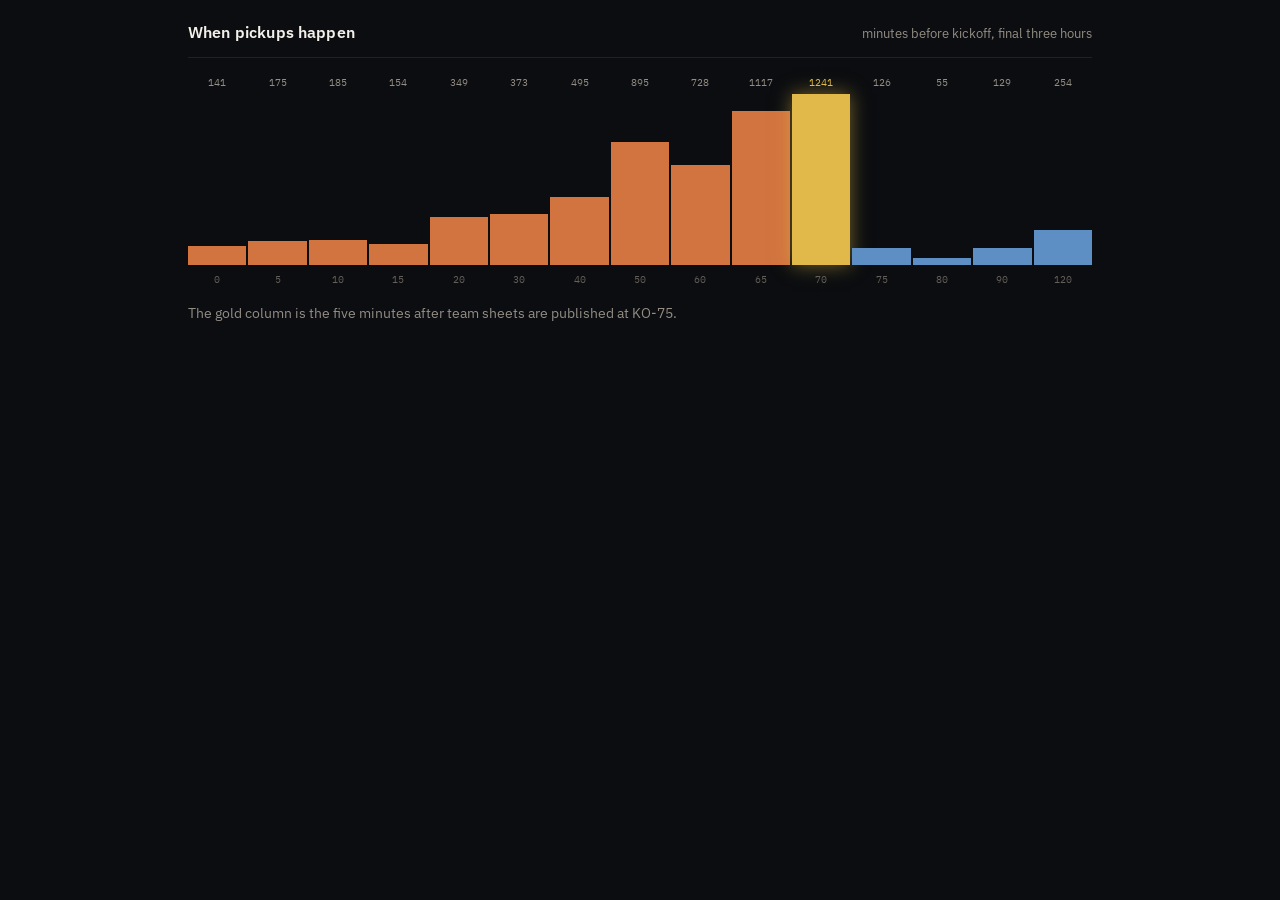
<file: site/embed/cliff.html>
<!doctype html>
<html lang="en">
<head>
<meta charset="utf-8">
<meta name="viewport" content="width=device-width, initial-scale=1">
<title>The lineup cliff</title>
<link rel="preconnect" href="https://fonts.googleapis.com">
<link rel="preconnect" href="https://fonts.gstatic.com" crossorigin>
<link href="https://fonts.googleapis.com/css2?family=Anton&family=IBM+Plex+Mono:wght@400;500;600&family=IBM+Plex+Sans:wght@400;500;600&display=swap" rel="stylesheet">
<style>
/* The Draft Society - floodlit matchday.
   Black and gold, Anton for headlines, IBM Plex Mono for anything that should
   read like a readout. Built dark from the first line, never inverted.

   On the type split, which is the main thing that makes this readable: the
   house spec asks for Plex Mono on *data, stats and labels*, not on running
   prose. Mono is tiring in bulk - every character the same width, no word
   shapes to lock on to - so body copy is IBM Plex Sans, from the same
   superfamily, and the mono is kept for numbers, tables, labels and chart
   furniture where the tabular alignment earns its place.

   Colour: gold is the accent of the brand, but a page of nothing but gold on
   black is both monotonous and hard to read. Each page carries its own
   --accent, and the data colours below are a proper categorical set rather
   than three shades of the same thing.

   Everything is capped at 940px because these pages are iframed into Wix at
   that width, and must stay readable down to phone widths inside that
   ceiling. Font fallbacks are a condensed serif and a real monospace, not
   Arial, so a sandboxed iframe that cannot reach Google Fonts still looks
   deliberate. */

:root {
  /* Surfaces: a blue-black rather than dead #000, layered so panels read as
     lit from above rather than as holes. */
  --black: #0b0d10;
  --panel: #14171b;
  --panel-2: #1a1e23;
  --panel-edge: #262c33;
  --hairline: #1d2228;

  --gold: #e0b94a;
  --gold-deep: #c9a227;
  --gold-dim: rgba(224, 185, 74, 0.2);

  /* Headings stay bright; body copy sits a step down, which is what stops a
     long page glaring. */
  --white: #f4f1ea;
  --text: #cfcbc3;
  --grey: #938d84;
  --grey-dim: #645f59;

  /* Categorical data colours. Buckets keep one colour each across every page
     so a reader learns them once. */
  --waivers: #5e8fc4;
  --snipe: #e0b94a;
  --late: #d2743f;
  --baseline: #5f6a72;

  /* Extra hues for cuts that are not buckets (positions, phases). */
  --teal: #3f9e8c;
  --violet: #9183cc;
  --rose: #c96a84;

  --accent: var(--gold);

  --max: 940px;
  --head: Anton, 'Arial Narrow', 'Times New Roman', serif;
  --sans: 'IBM Plex Sans', system-ui, 'Segoe UI', sans-serif;
  --mono: 'IBM Plex Mono', ui-monospace, 'Courier New', monospace;
}

/* Per-page accents, so moving between pages feels like moving. */
body.p-timing    { --accent: var(--gold); }
body.p-positions { --accent: var(--teal); }
body.p-season    { --accent: var(--violet); }
body.p-money     { --accent: var(--late); }
body.p-best      { --accent: var(--waivers); }
body.p-method    { --accent: var(--grey); }

* { box-sizing: border-box; }

html { -webkit-text-size-adjust: 100%; }

body {
  margin: 0;
  background: var(--black);
  color: var(--text);
  font-family: var(--sans);
  font-size: 16.5px;
  line-height: 1.72;
  background-image:
    radial-gradient(90% 55% at 50% -10%, rgba(224, 185, 74, 0.09), transparent 62%),
    radial-gradient(70% 45% at 85% 8%, rgba(94, 143, 196, 0.07), transparent 60%);
  background-repeat: no-repeat;
}

.wrap { max-width: var(--max); margin: 0 auto; padding: 30px 18px 80px; }

/* ---------------------------------------------------------------- type --- */

h1, h2, .stat-value, .masthead-title {
  font-family: var(--head);
  font-weight: 400;
  letter-spacing: 0.012em;
  text-transform: uppercase;
  margin: 0;
  color: var(--white);
}

h1 { font-size: clamp(32px, 7.2vw, 56px); line-height: 1.02; margin-bottom: 12px; }

h2 {
  font-size: clamp(21px, 4vw, 29px);
  line-height: 1.12;
  margin: 52px 0 10px;
  padding-bottom: 9px;
  border-bottom: 1px solid var(--panel-edge);
  position: relative;
}
/* A short accent stub under each section rule - the only place the page
   colour shows as a block. */
h2::after {
  content: '';
  position: absolute;
  left: 0; bottom: -1px;
  width: 54px; height: 2px;
  background: var(--accent);
}

/* h3 drops Anton and the caps: inside a panel it is a label, not a headline,
   and shouting twice in one box is what made this tiring. */
h3 {
  font-family: var(--sans);
  font-size: 15.5px;
  font-weight: 600;
  letter-spacing: 0.01em;
  color: var(--white);
  margin: 0;
}

p { margin: 13px 0; max-width: 70ch; }

a { color: var(--accent); text-decoration: none;
  border-bottom: 1px solid var(--gold-dim); }
a:hover { border-bottom-color: var(--accent); }

strong { color: var(--white); font-weight: 600; }
em { color: var(--white); font-style: italic; }

.lede { font-size: 18px; line-height: 1.68; color: #e2ded6; max-width: 62ch; }

.kicker {
  font-family: var(--mono);
  font-size: 11px;
  letter-spacing: 0.2em;
  text-transform: uppercase;
  color: var(--accent);
  margin-bottom: 10px;
}

.note { font-size: 13.5px; line-height: 1.6; color: var(--grey); max-width: 74ch; }

.caveat {
  border-left: 2px solid var(--accent);
  background: linear-gradient(90deg, rgba(255, 255, 255, 0.035), transparent 70%);
  padding: 13px 16px;
  margin: 20px 0;
  font-size: 15px;
  color: #d6d2ca;
  max-width: 74ch;
}

ul { max-width: 70ch; padding-left: 20px; }
li { margin: 7px 0; }

/* ------------------------------------------------------------- masthead --- */

.masthead { border-bottom: 1px solid var(--panel-edge); padding-bottom: 14px;
  margin-bottom: 26px; }

.masthead-title { font-size: 18px; letter-spacing: 0.04em; }
.masthead-title span { color: var(--accent); }

nav { margin-top: 13px; display: flex; flex-wrap: wrap; gap: 2px 0; }

nav a {
  font-family: var(--mono);
  font-size: 12px;
  letter-spacing: 0.04em;
  padding: 5px 13px 5px 0;
  margin-right: 10px;
  border: 0;
  color: var(--grey);
}
nav a:hover { color: var(--white); }
nav a[aria-current='page'] { color: var(--accent); }

/* ---------------------------------------------------------------- stats --- */

.stat-row {
  display: grid;
  grid-template-columns: repeat(auto-fit, minmax(150px, 1fr));
  gap: 10px;
  margin: 24px 0;
}

/* Separate bordered cards rather than one hairline-gridded block. A single
   block leaves the container's own background showing as a dead rectangle
   wherever the last row is short of cards, and `min-width: 0` is what stops
   a long label pushing its track past the minmax and forcing a wrap in the
   first place - grid tracks default to min-content, not zero. */
.stat {
  background: linear-gradient(180deg, var(--panel-2), var(--panel));
  border: 1px solid var(--panel-edge);
  padding: 16px 17px 15px;
  min-width: 0;
}

.stat-label {
  font-family: var(--mono);
  font-size: 10.5px;
  letter-spacing: 0.12em;
  text-transform: uppercase;
  color: var(--grey);
  margin-bottom: 9px;
}

.stat-value { font-size: 34px; line-height: 1; }
.stat-value.gold { color: var(--gold);
  text-shadow: 0 0 26px rgba(224, 185, 74, 0.32); }
.stat-sub { font-size: 12.5px; line-height: 1.45; color: var(--grey);
  margin-top: 6px; }

/* --------------------------------------------------------------- panels --- */

.panel {
  background: linear-gradient(180deg, var(--panel-2), var(--panel));
  border: 1px solid var(--panel-edge);
  padding: 19px 18px 16px;
  margin: 22px 0;
}

.panel-head { display: flex; justify-content: space-between; align-items: baseline;
  gap: 12px; flex-wrap: wrap; margin-bottom: 16px;
  padding-bottom: 11px; border-bottom: 1px solid var(--hairline); }
.panel-head .note { font-size: 12.5px; }

.legend { display: flex; flex-wrap: wrap; gap: 4px 16px; margin: 0;
  font-family: var(--mono); font-size: 11.5px; color: var(--grey); }
.legend span { display: inline-flex; align-items: center; gap: 6px; }
.legend i { width: 11px; height: 11px; display: inline-block; flex: 0 0 auto; }

/* --------------------------------------------------------------- tables --- */

.scroll { overflow-x: auto; -webkit-overflow-scrolling: touch; margin: 18px 0; }

table { border-collapse: collapse; width: 100%; font-family: var(--mono);
  font-size: 13px; min-width: 520px; }

th, td { padding: 9px 11px; text-align: right; border-bottom: 1px solid var(--hairline);
  white-space: nowrap; }
th:first-child, td:first-child { text-align: left; }

thead th {
  font-size: 10.5px;
  letter-spacing: 0.09em;
  text-transform: uppercase;
  color: var(--accent);
  border-bottom: 1px solid var(--panel-edge);
  background: var(--panel);
  position: sticky;
  top: 0;
}

tbody tr:nth-child(even) td { background: rgba(255, 255, 255, 0.016); }
tbody tr:hover td { background: rgba(224, 185, 74, 0.06); }

th.sortable { cursor: pointer; user-select: none; }
th.sortable:hover { color: var(--white); }
th.sortable::after { content: '  \2195'; opacity: 0.3; }
th.sortable[data-dir='asc']::after { content: '  \2191'; opacity: 1; }
th.sortable[data-dir='desc']::after { content: '  \2193'; opacity: 1; }

td.num, th.num { font-variant-numeric: tabular-nums; }
.thin { color: var(--gold-deep); font-size: 11px; }

.tag {
  font-family: var(--mono);
  font-size: 10px;
  letter-spacing: 0.06em;
  text-transform: uppercase;
  padding: 2px 7px;
  border: 1px solid currentColor;
}
.tag.waivers { color: var(--waivers); }
.tag.lineup_snipe { color: var(--snipe); }
.tag.late_add { color: var(--late); }

/* ----------------------------------------------------- bars (horizontal) --- */
/* Divs rather than SVG so every label stays at a real font size at every
   width. A viewBox-scaled SVG shrinks its own text to nothing on a phone. */

.bars-group { margin: 0 0 18px; }
.bars-group:last-child { margin-bottom: 4px; }

.bars-label {
  display: flex; justify-content: space-between; align-items: baseline;
  gap: 10px; margin-bottom: 7px;
  font-family: var(--sans); font-size: 14px; font-weight: 600;
  color: var(--white);
}
.bars-note { font-family: var(--mono); font-style: normal; font-size: 11px;
  font-weight: 400; color: var(--grey); }

.bars-line { display: flex; align-items: center; gap: 10px; margin-bottom: 5px; }

.bars-key { flex: 0 0 76px; font-family: var(--mono); font-size: 11px;
  color: var(--grey); }

.bars-track {
  flex: 1 1 auto; height: 18px; min-width: 40px;
  background: #11141700; border: 1px solid var(--hairline);
  background-color: #101316;
}

.bars-fill { height: 100%; min-width: 2px; transition: width .4s ease; }

.bars-value {
  flex: 0 0 auto; min-width: 60px; text-align: right;
  font-family: var(--mono); font-size: 13px;
  font-variant-numeric: tabular-nums; color: var(--white);
}

/* ------------------------------------------------------ columns (vertical) --- */

.cols { display: flex; align-items: flex-end; gap: 2px; height: 215px;
  margin-top: 8px; }

.cols-col { flex: 1 1 0; min-width: 0; display: flex; flex-direction: column;
  justify-content: flex-end; height: 100%; }

.cols-value { font-family: var(--mono); font-size: 10px; text-align: center;
  color: var(--grey); margin-bottom: 3px;
  font-variant-numeric: tabular-nums; min-height: 13px; }

.cols-track { flex: 1 1 auto; display: flex; align-items: flex-end; }

.cols-fill { width: 100%; background: var(--waivers); min-height: 2px;
  transition: height .4s ease; }

.cols-col.is-hot .cols-value { color: var(--gold); }
.cols-col.is-hot .cols-fill { box-shadow: 0 0 18px rgba(224, 185, 74, 0.5); }

.cols-label { font-family: var(--mono); font-size: 10px; text-align: center;
  color: var(--grey-dim); margin-top: 6px; min-height: 13px; white-space: nowrap; }

/* --------------------------------------------------------------- footer --- */

footer {
  margin-top: 58px; padding-top: 18px;
  border-top: 1px solid var(--panel-edge);
  font-size: 13px; color: var(--grey-dim);
}
footer a { color: var(--grey); border: 0; }
footer a:hover { color: var(--accent); }

/* ---------------------------------------------- standalone embed variant --- */
/* The one-chart pages in site/embed/, which Wix iframes on their own. No
   masthead, no page padding, nothing that assumes a surrounding page. */

body.embed { background-image: none; }
body.embed .wrap { padding: 0; }
body.embed .panel { margin: 0; border: 0; background: var(--black); }

@media (max-width: 560px) {
  body { font-size: 16px; }
  .lede { font-size: 16.5px; }
  .stat-value { font-size: 28px; }
  .wrap { padding: 22px 16px 52px; }
  /* A dozen numbers across a phone collide into a smear; the bar heights and
     the axis still carry the shape, and the hover title has the figure. */
  .cols-value { display: none; }
  .cols { height: 170px; }
  .bars-key { flex-basis: 60px; }
  .bars-value { min-width: 52px; font-size: 12px; }
}

</style>
</head>
<body class="embed">
<div class="wrap">
  <div class="panel">
    <div class="panel-head">
      <h3>When pickups happen</h3>
      <span class="note">minutes before kickoff, final three hours</span>
    </div>
    <div id="chart"></div>
    <p class="note" style="margin-top:14px">The gold column is the five minutes after team sheets are published at KO-75.</p>
  </div>
</div>
<script>/* Generated by analysis/metrics.py - do not edit by hand. */
window.PICKUP_METRICS = {
 "generated": "2026-11-08T10:39:56+01:00",
 "bucket_labels": {
  "waivers": "Waivers (>KO-75)",
  "lineup_snipe": "Lineup snipe (KO-75 to KO-70)",
  "late_add": "Late add (KO-70 to KO)"
 },
 "lock_minutes": 75,
 "snipe_floor": 70,
 "counts": {
  "events": 22488,
  "unique_player_gameweeks": 7589,
  "baseline": 51511
 },
 "per_event": {
  "waivers": {
   "n": 16555,
   "start_rate": 66.7,
   "mean_fpts": 6.12,
   "median_fpts": 4.25,
   "pps": 8.38,
   "mean_next4": 21.62,
   "mean_held": 22.15,
   "mean_fpts_if_started": 8.38
  },
  "lineup_snipe": {
   "n": 1075,
   "start_rate": 97.7,
   "mean_fpts": 7.74,
   "median_fpts": 6.0,
   "pps": 7.88,
   "mean_next4": 20.86,
   "mean_held": 15.58,
   "mean_fpts_if_started": 7.88
  },
  "late_add": {
   "n": 4858,
   "start_rate": 98.0,
   "mean_fpts": 7.07,
   "median_fpts": 5.5,
   "pps": 7.19,
   "mean_next4": 21.18,
   "mean_held": 18.34,
   "mean_fpts_if_started": 7.19
  }
 },
 "per_unique": {
  "waivers": {
   "n": 4770,
   "start_rate": 63.3,
   "mean_fpts": 5.48,
   "median_fpts": 3.5,
   "pps": 7.86,
   "mean_next4": 20.04,
   "mean_held": 21.2,
   "mean_fpts_if_started": 7.86
  },
  "lineup_snipe": {
   "n": 628,
   "start_rate": 96.3,
   "mean_fpts": 7.28,
   "median_fpts": 5.75,
   "pps": 7.48,
   "mean_next4": 20.91,
   "mean_held": 14.04,
   "mean_fpts_if_started": 7.48
  },
  "late_add": {
   "n": 2191,
   "start_rate": 96.2,
   "mean_fpts": 7.0,
   "median_fpts": 5.5,
   "pps": 7.23,
   "mean_next4": 21.82,
   "mean_held": 20.58,
   "mean_fpts_if_started": 7.23
  }
 },
 "baseline": {
  "n": 51511,
  "mean_fpts": 6.49,
  "median_fpts": 5.25,
  "conditioned_on_start": true,
  "mean_per_gameweek": 1355.6
 },
 "by_position": {
  "D": {
   "waivers": {
    "n": 6261,
    "start_rate": 72.2,
    "mean_fpts": 6.91,
    "median_fpts": 5.25,
    "pps": 9.13,
    "mean_next4": 23.57,
    "mean_held": 24.6,
    "mean_fpts_if_started": 9.13
   },
   "lineup_snipe": {
    "n": 363,
    "start_rate": 98.3,
    "mean_fpts": 9.4,
    "median_fpts": 7.5,
    "pps": 9.53,
    "mean_next4": 23.45,
    "mean_held": 17.9,
    "mean_fpts_if_started": 9.53
   },
   "late_add": {
    "n": 1815,
    "start_rate": 98.8,
    "mean_fpts": 7.66,
    "median_fpts": 6.75,
    "pps": 7.74,
    "mean_next4": 22.14,
    "mean_held": 19.91,
    "mean_fpts_if_started": 7.74
   }
  },
  "F": {
   "waivers": {
    "n": 3500,
    "start_rate": 50.3,
    "mean_fpts": 5.19,
    "median_fpts": 3.0,
    "pps": 7.97,
    "mean_next4": 18.75,
    "mean_held": 17.57,
    "mean_fpts_if_started": 7.97
   },
   "lineup_snipe": {
    "n": 290,
    "start_rate": 97.2,
    "mean_fpts": 7.39,
    "median_fpts": 5.0,
    "pps": 7.55,
    "mean_next4": 17.83,
    "mean_held": 11.18,
    "mean_fpts_if_started": 7.55
   },
   "late_add": {
    "n": 979,
    "start_rate": 96.7,
    "mean_fpts": 6.66,
    "median_fpts": 4.5,
    "pps": 6.82,
    "mean_next4": 20.22,
    "mean_held": 16.7,
    "mean_fpts_if_started": 6.82
   }
  },
  "G": {
   "waivers": {
    "n": 1319,
    "start_rate": 89.6,
    "mean_fpts": 7.36,
    "median_fpts": 6.5,
    "pps": 8.21,
    "mean_next4": 26.76,
    "mean_held": 26.94,
    "mean_fpts_if_started": 8.21
   },
   "lineup_snipe": {
    "n": 34,
    "start_rate": 100.0,
    "mean_fpts": 6.21,
    "median_fpts": 5.25,
    "pps": 6.21,
    "mean_next4": 22.62,
    "mean_held": 13.04,
    "mean_fpts_if_started": 6.21
   },
   "late_add": {
    "n": 312,
    "start_rate": 99.0,
    "mean_fpts": 7.33,
    "median_fpts": 6.25,
    "pps": 7.4,
    "mean_next4": 24.31,
    "mean_held": 24.78,
    "mean_fpts_if_started": 7.4
   }
  },
  "M": {
   "waivers": {
    "n": 5475,
    "start_rate": 65.3,
    "mean_fpts": 5.51,
    "median_fpts": 4.0,
    "pps": 7.68,
    "mean_next4": 19.99,
    "mean_held": 21.12,
    "mean_fpts_if_started": 7.68
   },
   "lineup_snipe": {
    "n": 388,
    "start_rate": 97.2,
    "mean_fpts": 6.6,
    "median_fpts": 5.0,
    "pps": 6.72,
    "mean_next4": 20.54,
    "mean_held": 16.92,
    "mean_fpts_if_started": 6.72
   },
   "late_add": {
    "n": 1752,
    "start_rate": 97.8,
    "mean_fpts": 6.65,
    "median_fpts": 5.0,
    "pps": 6.78,
    "mean_next4": 20.16,
    "mean_held": 16.48,
    "mean_fpts_if_started": 6.78
   }
  }
 },
 "by_phase": {
  "early": {
   "waivers": {
    "n": 5459,
    "start_rate": 66.0,
    "mean_fpts": 5.86,
    "median_fpts": 4.0,
    "pps": 8.02,
    "mean_next4": 21.84,
    "mean_held": 30.06,
    "mean_fpts_if_started": 8.02
   },
   "lineup_snipe": {
    "n": 383,
    "start_rate": 97.9,
    "mean_fpts": 7.84,
    "median_fpts": 6.0,
    "pps": 7.98,
    "mean_next4": 21.15,
    "mean_held": 20.81,
    "mean_fpts_if_started": 7.98
   },
   "late_add": {
    "n": 1443,
    "start_rate": 98.1,
    "mean_fpts": 7.05,
    "median_fpts": 5.25,
    "pps": 7.17,
    "mean_next4": 21.45,
    "mean_held": 20.08,
    "mean_fpts_if_started": 7.17
   }
  },
  "mid": {
   "waivers": {
    "n": 5534,
    "start_rate": 64.7,
    "mean_fpts": 5.82,
    "median_fpts": 4.25,
    "pps": 8.14,
    "mean_next4": 22.14,
    "mean_held": 21.89,
    "mean_fpts_if_started": 8.14
   },
   "lineup_snipe": {
    "n": 376,
    "start_rate": 97.6,
    "mean_fpts": 7.33,
    "median_fpts": 5.25,
    "pps": 7.43,
    "mean_next4": 20.7,
    "mean_held": 11.98,
    "mean_fpts_if_started": 7.43
   },
   "late_add": {
    "n": 1719,
    "start_rate": 97.7,
    "mean_fpts": 7.08,
    "median_fpts": 5.5,
    "pps": 7.21,
    "mean_next4": 22.57,
    "mean_held": 20.05,
    "mean_fpts_if_started": 7.21
   }
  },
  "late": {
   "waivers": {
    "n": 5562,
    "start_rate": 69.3,
    "mean_fpts": 6.67,
    "median_fpts": 5.0,
    "pps": 8.93,
    "mean_next4": 20.89,
    "mean_held": 14.65,
    "mean_fpts_if_started": 8.93
   },
   "lineup_snipe": {
    "n": 316,
    "start_rate": 97.5,
    "mean_fpts": 8.11,
    "median_fpts": 6.5,
    "pps": 8.3,
    "mean_next4": 20.69,
    "mean_held": 13.51,
    "mean_fpts_if_started": 8.3
   },
   "late_add": {
    "n": 1696,
    "start_rate": 98.2,
    "mean_fpts": 7.09,
    "median_fpts": 5.75,
    "pps": 7.19,
    "mean_next4": 19.54,
    "mean_held": 15.12,
    "mean_fpts_if_started": 7.19
   }
  }
 },
 "by_gameweek": {
  "1": {
   "waivers": {
    "n": 402,
    "start_rate": 60.0,
    "mean_fpts": 6.28,
    "median_fpts": 4.5,
    "pps": 10.01,
    "mean_next4": 21.06,
    "mean_held": 27.1,
    "mean_fpts_if_started": 10.01
   },
   "lineup_snipe": {
    "n": 38,
    "start_rate": 97.4,
    "mean_fpts": 8.52,
    "median_fpts": 5.5,
    "pps": 8.75,
    "mean_next4": 28.87,
    "mean_held": 34.01,
    "mean_fpts_if_started": 8.75
   },
   "late_add": {
    "n": 118,
    "start_rate": 97.5,
    "mean_fpts": 7.21,
    "median_fpts": 4.88,
    "pps": 7.4,
    "mean_next4": 20.63,
    "mean_held": 19.96,
    "mean_fpts_if_started": 7.4
   }
  },
  "2": {
   "waivers": {
    "n": 517,
    "start_rate": 71.8,
    "mean_fpts": 6.21,
    "median_fpts": 3.5,
    "pps": 8.24,
    "mean_next4": 22.39,
    "mean_held": 33.39,
    "mean_fpts_if_started": 8.24
   },
   "lineup_snipe": {
    "n": 31,
    "start_rate": 93.5,
    "mean_fpts": 3.4,
    "median_fpts": 2.5,
    "pps": 3.54,
    "mean_next4": 15.93,
    "mean_held": 5.63,
    "mean_fpts_if_started": 3.54
   },
   "late_add": {
    "n": 77,
    "start_rate": 97.4,
    "mean_fpts": 5.76,
    "median_fpts": 4.5,
    "pps": 5.9,
    "mean_next4": 20.88,
    "mean_held": 21.63,
    "mean_fpts_if_started": 5.9
   }
  },
  "3": {
   "waivers": {
    "n": 484,
    "start_rate": 69.4,
    "mean_fpts": 3.83,
    "median_fpts": 2.38,
    "pps": 5.06,
    "mean_next4": 19.5,
    "mean_held": 20.44,
    "mean_fpts_if_started": 5.06
   },
   "lineup_snipe": {
    "n": 40,
    "start_rate": 97.5,
    "mean_fpts": 10.84,
    "median_fpts": 12.25,
    "pps": 10.99,
    "mean_next4": 23.18,
    "mean_held": 36.42,
    "mean_fpts_if_started": 10.99
   },
   "late_add": {
    "n": 100,
    "start_rate": 99.0,
    "mean_fpts": 6.54,
    "median_fpts": 4.88,
    "pps": 6.61,
    "mean_next4": 21.36,
    "mean_held": 8.44,
    "mean_fpts_if_started": 6.61
   }
  },
  "4": {
   "waivers": {
    "n": 726,
    "start_rate": 57.6,
    "mean_fpts": 5.63,
    "median_fpts": 3.75,
    "pps": 9.14,
    "mean_next4": 19.7,
    "mean_held": 46.48,
    "mean_fpts_if_started": 9.14
   },
   "lineup_snipe": {
    "n": 47,
    "start_rate": 100.0,
    "mean_fpts": 6.37,
    "median_fpts": 6.0,
    "pps": 6.37,
    "mean_next4": 20.37,
    "mean_held": 10.03,
    "mean_fpts_if_started": 6.37
   },
   "late_add": {
    "n": 158,
    "start_rate": 98.7,
    "mean_fpts": 5.86,
    "median_fpts": 4.62,
    "pps": 5.93,
    "mean_next4": 21.18,
    "mean_held": 18.91,
    "mean_fpts_if_started": 5.93
   }
  },
  "5": {
   "waivers": {
    "n": 417,
    "start_rate": 67.4,
    "mean_fpts": 6.33,
    "median_fpts": 4.5,
    "pps": 8.14,
    "mean_next4": 21.86,
    "mean_held": 27.68,
    "mean_fpts_if_started": 8.14
   },
   "lineup_snipe": {
    "n": 30,
    "start_rate": 96.7,
    "mean_fpts": 6.94,
    "median_fpts": 4.62,
    "pps": 7.18,
    "mean_next4": 20.32,
    "mean_held": 32.02,
    "mean_fpts_if_started": 7.18
   },
   "late_add": {
    "n": 144,
    "start_rate": 98.6,
    "mean_fpts": 6.5,
    "median_fpts": 5.12,
    "pps": 6.58,
    "mean_next4": 19.27,
    "mean_held": 23.76,
    "mean_fpts_if_started": 6.58
   }
  },
  "6": {
   "waivers": {
    "n": 441,
    "start_rate": 70.5,
    "mean_fpts": 5.91,
    "median_fpts": 4.25,
    "pps": 7.53,
    "mean_next4": 21.48,
    "mean_held": 33.7,
    "mean_fpts_if_started": 7.53
   },
   "lineup_snipe": {
    "n": 31,
    "start_rate": 100.0,
    "mean_fpts": 6.33,
    "median_fpts": 5.0,
    "pps": 6.33,
    "mean_next4": 14.66,
    "mean_held": 22.42,
    "mean_fpts_if_started": 6.33
   },
   "late_add": {
    "n": 112,
    "start_rate": 99.1,
    "mean_fpts": 6.59,
    "median_fpts": 5.25,
    "pps": 6.65,
    "mean_next4": 21.62,
    "mean_held": 20.35,
    "mean_fpts_if_started": 6.65
   }
  },
  "7": {
   "waivers": {
    "n": 488,
    "start_rate": 67.6,
    "mean_fpts": 5.89,
    "median_fpts": 4.75,
    "pps": 7.8,
    "mean_next4": 24.38,
    "mean_held": 30.86,
    "mean_fpts_if_started": 7.8
   },
   "lineup_snipe": {
    "n": 27,
    "start_rate": 92.6,
    "mean_fpts": 7.19,
    "median_fpts": 4.25,
    "pps": 7.66,
    "mean_next4": 20.02,
    "mean_held": 35.27,
    "mean_fpts_if_started": 7.66
   },
   "late_add": {
    "n": 140,
    "start_rate": 97.9,
    "mean_fpts": 8.01,
    "median_fpts": 5.38,
    "pps": 8.14,
    "mean_next4": 22.94,
    "mean_held": 20.39,
    "mean_fpts_if_started": 8.14
   }
  },
  "8": {
   "waivers": {
    "n": 398,
    "start_rate": 62.3,
    "mean_fpts": 5.59,
    "median_fpts": 2.75,
    "pps": 7.73,
    "mean_next4": 21.91,
    "mean_held": 25.98,
    "mean_fpts_if_started": 7.73
   },
   "lineup_snipe": {
    "n": 38,
    "start_rate": 100.0,
    "mean_fpts": 12.35,
    "median_fpts": 8.25,
    "pps": 12.35,
    "mean_next4": 27.43,
    "mean_held": 12.2,
    "mean_fpts_if_started": 12.35
   },
   "late_add": {
    "n": 144,
    "start_rate": 99.3,
    "mean_fpts": 7.43,
    "median_fpts": 4.25,
    "pps": 7.48,
    "mean_next4": 25.22,
    "mean_held": 25.86,
    "mean_fpts_if_started": 7.48
   }
  },
  "9": {
   "waivers": {
    "n": 426,
    "start_rate": 65.7,
    "mean_fpts": 5.85,
    "median_fpts": 4.75,
    "pps": 7.73,
    "mean_next4": 20.67,
    "mean_held": 22.56,
    "mean_fpts_if_started": 7.73
   },
   "lineup_snipe": {
    "n": 34,
    "start_rate": 100.0,
    "mean_fpts": 5.76,
    "median_fpts": 5.75,
    "pps": 5.76,
    "mean_next4": 14.11,
    "mean_held": 7.21,
    "mean_fpts_if_started": 5.76
   },
   "late_add": {
    "n": 124,
    "start_rate": 97.6,
    "mean_fpts": 7.2,
    "median_fpts": 5.75,
    "pps": 7.38,
    "mean_next4": 16.82,
    "mean_held": 15.65,
    "mean_fpts_if_started": 7.38
   }
  },
  "10": {
   "waivers": {
    "n": 368,
    "start_rate": 64.9,
    "mean_fpts": 5.68,
    "median_fpts": 4.0,
    "pps": 8.24,
    "mean_next4": 22.55,
    "mean_held": 30.6,
    "mean_fpts_if_started": 8.24
   },
   "lineup_snipe": {
    "n": 17,
    "start_rate": 100.0,
    "mean_fpts": 9.25,
    "median_fpts": 8.25,
    "pps": 9.25,
    "mean_next4": 27.19,
    "mean_held": 41.57,
    "mean_fpts_if_started": 9.25
   },
   "late_add": {
    "n": 96,
    "start_rate": 97.9,
    "mean_fpts": 8.0,
    "median_fpts": 4.88,
    "pps": 8.17,
    "mean_next4": 24.88,
    "mean_held": 29.77,
    "mean_fpts_if_started": 8.17
   }
  },
  "11": {
   "waivers": {
    "n": 392,
    "start_rate": 80.6,
    "mean_fpts": 8.67,
    "median_fpts": 8.25,
    "pps": 9.95,
    "mean_next4": 27.76,
    "mean_held": 31.49,
    "mean_fpts_if_started": 9.95
   },
   "lineup_snipe": {
    "n": 11,
    "start_rate": 100.0,
    "mean_fpts": 11.2,
    "median_fpts": 11.75,
    "pps": 11.2,
    "mean_next4": 20.52,
    "mean_held": 13.77,
    "mean_fpts_if_started": 11.2
   },
   "late_add": {
    "n": 79,
    "start_rate": 97.5,
    "mean_fpts": 9.14,
    "median_fpts": 9.5,
    "pps": 9.33,
    "mean_next4": 23.04,
    "mean_held": 23.48,
    "mean_fpts_if_started": 9.33
   }
  },
  "12": {
   "waivers": {
    "n": 400,
    "start_rate": 57.8,
    "mean_fpts": 4.97,
    "median_fpts": 3.5,
    "pps": 6.51,
    "mean_next4": 20.59,
    "mean_held": 18.17,
    "mean_fpts_if_started": 6.51
   },
   "lineup_snipe": {
    "n": 39,
    "start_rate": 97.4,
    "mean_fpts": 7.61,
    "median_fpts": 11.25,
    "pps": 7.82,
    "mean_next4": 20.79,
    "mean_held": 10.3,
    "mean_fpts_if_started": 7.82
   },
   "late_add": {
    "n": 151,
    "start_rate": 96.7,
    "mean_fpts": 6.94,
    "median_fpts": 5.5,
    "pps": 7.15,
    "mean_next4": 20.46,
    "mean_held": 14.53,
    "mean_fpts_if_started": 7.15
   }
  },
  "13": {
   "waivers": {
    "n": 446,
    "start_rate": 60.5,
    "mean_fpts": 5.14,
    "median_fpts": 2.88,
    "pps": 7.73,
    "mean_next4": 21.76,
    "mean_held": 23.13,
    "mean_fpts_if_started": 7.73
   },
   "lineup_snipe": {
    "n": 32,
    "start_rate": 100.0,
    "mean_fpts": 10.28,
    "median_fpts": 13.0,
    "pps": 10.28,
    "mean_next4": 22.92,
    "mean_held": 21.29,
    "mean_fpts_if_started": 10.28
   },
   "late_add": {
    "n": 112,
    "start_rate": 96.4,
    "mean_fpts": 8.57,
    "median_fpts": 5.38,
    "pps": 8.74,
    "mean_next4": 22.66,
    "mean_held": 17.96,
    "mean_fpts_if_started": 8.74
   }
  },
  "14": {
   "waivers": {
    "n": 406,
    "start_rate": 69.0,
    "mean_fpts": 5.88,
    "median_fpts": 4.0,
    "pps": 7.85,
    "mean_next4": 22.67,
    "mean_held": 25.22,
    "mean_fpts_if_started": 7.85
   },
   "lineup_snipe": {
    "n": 53,
    "start_rate": 98.1,
    "mean_fpts": 8.9,
    "median_fpts": 8.0,
    "pps": 8.94,
    "mean_next4": 18.19,
    "mean_held": 11.41,
    "mean_fpts_if_started": 8.94
   },
   "late_add": {
    "n": 163,
    "start_rate": 99.4,
    "mean_fpts": 6.96,
    "median_fpts": 5.0,
    "pps": 7.0,
    "mean_next4": 19.25,
    "mean_held": 24.3,
    "mean_fpts_if_started": 7.0
   }
  },
  "15": {
   "waivers": {
    "n": 359,
    "start_rate": 64.6,
    "mean_fpts": 5.76,
    "median_fpts": 4.0,
    "pps": 8.01,
    "mean_next4": 22.7,
    "mean_held": 27.89,
    "mean_fpts_if_started": 8.01
   },
   "lineup_snipe": {
    "n": 24,
    "start_rate": 91.7,
    "mean_fpts": 5.95,
    "median_fpts": 5.25,
    "pps": 6.49,
    "mean_next4": 16.61,
    "mean_held": 7.98,
    "mean_fpts_if_started": 6.49
   },
   "late_add": {
    "n": 119,
    "start_rate": 100.0,
    "mean_fpts": 6.71,
    "median_fpts": 5.5,
    "pps": 6.71,
    "mean_next4": 21.93,
    "mean_held": 15.78,
    "mean_fpts_if_started": 6.71
   }
  },
  "16": {
   "waivers": {
    "n": 460,
    "start_rate": 54.8,
    "mean_fpts": 5.03,
    "median_fpts": 3.75,
    "pps": 7.06,
    "mean_next4": 20.56,
    "mean_held": 18.98,
    "mean_fpts_if_started": 7.06
   },
   "lineup_snipe": {
    "n": 22,
    "start_rate": 100.0,
    "mean_fpts": 8.61,
    "median_fpts": 4.12,
    "pps": 8.61,
    "mean_next4": 23.72,
    "mean_held": 10.8,
    "mean_fpts_if_started": 8.61
   },
   "late_add": {
    "n": 108,
    "start_rate": 95.4,
    "mean_fpts": 5.44,
    "median_fpts": 3.75,
    "pps": 5.58,
    "mean_next4": 19.96,
    "mean_held": 19.78,
    "mean_fpts_if_started": 5.58
   }
  },
  "17": {
   "waivers": {
    "n": 417,
    "start_rate": 69.3,
    "mean_fpts": 5.45,
    "median_fpts": 3.5,
    "pps": 7.41,
    "mean_next4": 20.85,
    "mean_held": 18.29,
    "mean_fpts_if_started": 7.41
   },
   "lineup_snipe": {
    "n": 35,
    "start_rate": 97.1,
    "mean_fpts": 6.89,
    "median_fpts": 3.5,
    "pps": 7.09,
    "mean_next4": 25.72,
    "mean_held": 10.96,
    "mean_fpts_if_started": 7.09
   },
   "late_add": {
    "n": 112,
    "start_rate": 100.0,
    "mean_fpts": 7.48,
    "median_fpts": 5.25,
    "pps": 7.48,
    "mean_next4": 25.58,
    "mean_held": 23.27,
    "mean_fpts_if_started": 7.48
   }
  },
  "18": {
   "waivers": {
    "n": 321,
    "start_rate": 69.8,
    "mean_fpts": 6.43,
    "median_fpts": 4.75,
    "pps": 8.79,
    "mean_next4": 24.57,
    "mean_held": 18.38,
    "mean_fpts_if_started": 8.79
   },
   "lineup_snipe": {
    "n": 29,
    "start_rate": 96.6,
    "mean_fpts": 5.22,
    "median_fpts": 4.25,
    "pps": 5.31,
    "mean_next4": 16.14,
    "mean_held": 4.97,
    "mean_fpts_if_started": 5.31
   },
   "late_add": {
    "n": 157,
    "start_rate": 98.7,
    "mean_fpts": 6.11,
    "median_fpts": 5.5,
    "pps": 6.2,
    "mean_next4": 21.65,
    "mean_held": 16.48,
    "mean_fpts_if_started": 6.2
   }
  },
  "19": {
   "waivers": {
    "n": 430,
    "start_rate": 69.3,
    "mean_fpts": 6.35,
    "median_fpts": 5.25,
    "pps": 8.68,
    "mean_next4": 22.17,
    "mean_held": 19.62,
    "mean_fpts_if_started": 8.68
   },
   "lineup_snipe": {
    "n": 36,
    "start_rate": 100.0,
    "mean_fpts": 6.7,
    "median_fpts": 4.75,
    "pps": 6.7,
    "mean_next4": 18.86,
    "mean_held": 7.53,
    "mean_fpts_if_started": 6.7
   },
   "late_add": {
    "n": 183,
    "start_rate": 98.4,
    "mean_fpts": 7.35,
    "median_fpts": 5.25,
    "pps": 7.47,
    "mean_next4": 23.29,
    "mean_held": 22.92,
    "mean_fpts_if_started": 7.47
   }
  },
  "20": {
   "waivers": {
    "n": 389,
    "start_rate": 68.4,
    "mean_fpts": 7.69,
    "median_fpts": 4.75,
    "pps": 10.42,
    "mean_next4": 23.8,
    "mean_held": 26.81,
    "mean_fpts_if_started": 10.42
   },
   "lineup_snipe": {
    "n": 36,
    "start_rate": 100.0,
    "mean_fpts": 7.69,
    "median_fpts": 6.25,
    "pps": 7.69,
    "mean_next4": 19.26,
    "mean_held": 8.94,
    "mean_fpts_if_started": 7.69
   },
   "late_add": {
    "n": 131,
    "start_rate": 93.9,
    "mean_fpts": 6.14,
    "median_fpts": 5.0,
    "pps": 6.46,
    "mean_next4": 24.09,
    "mean_held": 20.71,
    "mean_fpts_if_started": 6.46
   }
  },
  "21": {
   "waivers": {
    "n": 405,
    "start_rate": 64.9,
    "mean_fpts": 5.94,
    "median_fpts": 4.5,
    "pps": 8.3,
    "mean_next4": 22.54,
    "mean_held": 30.35,
    "mean_fpts_if_started": 8.3
   },
   "lineup_snipe": {
    "n": 17,
    "start_rate": 88.2,
    "mean_fpts": 7.78,
    "median_fpts": 4.5,
    "pps": 8.35,
    "mean_next4": 26.94,
    "mean_held": 28.56,
    "mean_fpts_if_started": 8.35
   },
   "late_add": {
    "n": 153,
    "start_rate": 96.7,
    "mean_fpts": 6.43,
    "median_fpts": 5.5,
    "pps": 6.65,
    "mean_next4": 21.27,
    "mean_held": 20.56,
    "mean_fpts_if_started": 6.65
   }
  },
  "22": {
   "waivers": {
    "n": 516,
    "start_rate": 65.7,
    "mean_fpts": 6.0,
    "median_fpts": 5.25,
    "pps": 8.55,
    "mean_next4": 21.07,
    "mean_held": 20.68,
    "mean_fpts_if_started": 8.55
   },
   "lineup_snipe": {
    "n": 21,
    "start_rate": 95.2,
    "mean_fpts": 6.44,
    "median_fpts": 6.0,
    "pps": 6.76,
    "mean_next4": 22.96,
    "mean_held": 24.13,
    "mean_fpts_if_started": 6.76
   },
   "late_add": {
    "n": 117,
    "start_rate": 97.4,
    "mean_fpts": 7.87,
    "median_fpts": 7.5,
    "pps": 8.04,
    "mean_next4": 24.44,
    "mean_held": 22.27,
    "mean_fpts_if_started": 8.04
   }
  },
  "23": {
   "waivers": {
    "n": 453,
    "start_rate": 62.0,
    "mean_fpts": 5.84,
    "median_fpts": 5.0,
    "pps": 8.63,
    "mean_next4": 21.67,
    "mean_held": 18.15,
    "mean_fpts_if_started": 8.63
   },
   "lineup_snipe": {
    "n": 25,
    "start_rate": 100.0,
    "mean_fpts": 6.5,
    "median_fpts": 6.25,
    "pps": 6.5,
    "mean_next4": 27.12,
    "mean_held": 14.58,
    "mean_fpts_if_started": 6.5
   },
   "late_add": {
    "n": 101,
    "start_rate": 97.0,
    "mean_fpts": 8.04,
    "median_fpts": 7.0,
    "pps": 8.22,
    "mean_next4": 25.42,
    "mean_held": 17.86,
    "mean_fpts_if_started": 8.22
   }
  },
  "24": {
   "waivers": {
    "n": 552,
    "start_rate": 67.6,
    "mean_fpts": 5.83,
    "median_fpts": 5.0,
    "pps": 7.66,
    "mean_next4": 23.55,
    "mean_held": 22.83,
    "mean_fpts_if_started": 7.66
   },
   "lineup_snipe": {
    "n": 25,
    "start_rate": 100.0,
    "mean_fpts": 3.01,
    "median_fpts": 1.0,
    "pps": 3.01,
    "mean_next4": 13.67,
    "mean_held": 3.85,
    "mean_fpts_if_started": 3.01
   },
   "late_add": {
    "n": 124,
    "start_rate": 98.4,
    "mean_fpts": 7.21,
    "median_fpts": 6.25,
    "pps": 7.31,
    "mean_next4": 24.39,
    "mean_held": 18.41,
    "mean_fpts_if_started": 7.31
   }
  },
  "25": {
   "waivers": {
    "n": 380,
    "start_rate": 55.5,
    "mean_fpts": 4.49,
    "median_fpts": 2.75,
    "pps": 6.5,
    "mean_next4": 20.58,
    "mean_held": 14.89,
    "mean_fpts_if_started": 6.5
   },
   "lineup_snipe": {
    "n": 21,
    "start_rate": 95.2,
    "mean_fpts": 9.94,
    "median_fpts": 9.5,
    "pps": 9.75,
    "mean_next4": 22.21,
    "mean_held": 10.3,
    "mean_fpts_if_started": 9.75
   },
   "late_add": {
    "n": 139,
    "start_rate": 97.8,
    "mean_fpts": 8.1,
    "median_fpts": 7.5,
    "pps": 8.28,
    "mean_next4": 21.35,
    "mean_held": 18.27,
    "mean_fpts_if_started": 8.28
   }
  },
  "26": {
   "waivers": {
    "n": 388,
    "start_rate": 81.4,
    "mean_fpts": 9.52,
    "median_fpts": 7.75,
    "pps": 11.54,
    "mean_next4": 25.31,
    "mean_held": 20.92,
    "mean_fpts_if_started": 11.54
   },
   "lineup_snipe": {
    "n": 29,
    "start_rate": 100.0,
    "mean_fpts": 6.36,
    "median_fpts": 4.25,
    "pps": 6.36,
    "mean_next4": 18.25,
    "mean_held": 9.44,
    "mean_fpts_if_started": 6.36
   },
   "late_add": {
    "n": 101,
    "start_rate": 99.0,
    "mean_fpts": 6.36,
    "median_fpts": 5.25,
    "pps": 6.42,
    "mean_next4": 20.83,
    "mean_held": 25.94,
    "mean_fpts_if_started": 6.42
   }
  },
  "27": {
   "waivers": {
    "n": 454,
    "start_rate": 61.7,
    "mean_fpts": 5.12,
    "median_fpts": 3.5,
    "pps": 7.23,
    "mean_next4": 20.62,
    "mean_held": 18.67,
    "mean_fpts_if_started": 7.23
   },
   "lineup_snipe": {
    "n": 14,
    "start_rate": 100.0,
    "mean_fpts": 7.12,
    "median_fpts": 6.5,
    "pps": 7.12,
    "mean_next4": 21.52,
    "mean_held": 19.8,
    "mean_fpts_if_started": 7.12
   },
   "late_add": {
    "n": 90,
    "start_rate": 98.9,
    "mean_fpts": 6.56,
    "median_fpts": 6.5,
    "pps": 6.57,
    "mean_next4": 20.97,
    "mean_held": 16.76,
    "mean_fpts_if_started": 6.57
   }
  },
  "28": {
   "waivers": {
    "n": 372,
    "start_rate": 63.7,
    "mean_fpts": 6.46,
    "median_fpts": 4.5,
    "pps": 8.84,
    "mean_next4": 22.87,
    "mean_held": 15.72,
    "mean_fpts_if_started": 8.84
   },
   "lineup_snipe": {
    "n": 30,
    "start_rate": 100.0,
    "mean_fpts": 6.74,
    "median_fpts": 4.25,
    "pps": 6.74,
    "mean_next4": 25.28,
    "mean_held": 13.6,
    "mean_fpts_if_started": 6.74
   },
   "late_add": {
    "n": 117,
    "start_rate": 95.7,
    "mean_fpts": 6.33,
    "median_fpts": 5.0,
    "pps": 6.44,
    "mean_next4": 22.71,
    "mean_held": 17.3,
    "mean_fpts_if_started": 6.44
   }
  },
  "29": {
   "waivers": {
    "n": 407,
    "start_rate": 62.7,
    "mean_fpts": 5.33,
    "median_fpts": 4.25,
    "pps": 7.48,
    "mean_next4": 23.06,
    "mean_held": 15.19,
    "mean_fpts_if_started": 7.48
   },
   "lineup_snipe": {
    "n": 25,
    "start_rate": 100.0,
    "mean_fpts": 7.22,
    "median_fpts": 7.5,
    "pps": 7.22,
    "mean_next4": 20.26,
    "mean_held": 12.05,
    "mean_fpts_if_started": 7.22
   },
   "late_add": {
    "n": 178,
    "start_rate": 97.8,
    "mean_fpts": 6.73,
    "median_fpts": 6.5,
    "pps": 6.86,
    "mean_next4": 22.76,
    "mean_held": 16.26,
    "mean_fpts_if_started": 6.86
   }
  },
  "30": {
   "waivers": {
    "n": 399,
    "start_rate": 62.9,
    "mean_fpts": 6.25,
    "median_fpts": 5.0,
    "pps": 9.08,
    "mean_next4": 21.44,
    "mean_held": 14.23,
    "mean_fpts_if_started": 9.08
   },
   "lineup_snipe": {
    "n": 25,
    "start_rate": 96.0,
    "mean_fpts": 9.04,
    "median_fpts": 7.0,
    "pps": 9.42,
    "mean_next4": 24.68,
    "mean_held": 14.62,
    "mean_fpts_if_started": 9.42
   },
   "late_add": {
    "n": 134,
    "start_rate": 98.5,
    "mean_fpts": 8.39,
    "median_fpts": 8.25,
    "pps": 8.5,
    "mean_next4": 30.21,
    "mean_held": 22.52,
    "mean_fpts_if_started": 8.5
   }
  },
  "31": {
   "waivers": {
    "n": 439,
    "start_rate": 75.6,
    "mean_fpts": 7.74,
    "median_fpts": 6.5,
    "pps": 9.76,
    "mean_next4": 23.97,
    "mean_held": 17.28,
    "mean_fpts_if_started": 9.76
   },
   "lineup_snipe": {
    "n": 36,
    "start_rate": 94.4,
    "mean_fpts": 9.33,
    "median_fpts": 8.75,
    "pps": 9.81,
    "mean_next4": 28.27,
    "mean_held": 17.01,
    "mean_fpts_if_started": 9.81
   },
   "late_add": {
    "n": 135,
    "start_rate": 97.0,
    "mean_fpts": 9.97,
    "median_fpts": 8.75,
    "pps": 10.27,
    "mean_next4": 25.44,
    "mean_held": 18.73,
    "mean_fpts_if_started": 10.27
   }
  },
  "32": {
   "waivers": {
    "n": 537,
    "start_rate": 71.1,
    "mean_fpts": 6.74,
    "median_fpts": 4.25,
    "pps": 8.73,
    "mean_next4": 23.95,
    "mean_held": 17.24,
    "mean_fpts_if_started": 8.73
   },
   "lineup_snipe": {
    "n": 27,
    "start_rate": 100.0,
    "mean_fpts": 11.94,
    "median_fpts": 10.5,
    "pps": 11.94,
    "mean_next4": 28.54,
    "mean_held": 19.63,
    "mean_fpts_if_started": 11.94
   },
   "late_add": {
    "n": 125,
    "start_rate": 100.0,
    "mean_fpts": 8.19,
    "median_fpts": 7.5,
    "pps": 8.19,
    "mean_next4": 25.7,
    "mean_held": 22.84,
    "mean_fpts_if_started": 8.19
   }
  },
  "33": {
   "waivers": {
    "n": 346,
    "start_rate": 78.0,
    "mean_fpts": 10.13,
    "median_fpts": 8.0,
    "pps": 12.11,
    "mean_next4": 23.32,
    "mean_held": 16.46,
    "mean_fpts_if_started": 12.11
   },
   "lineup_snipe": {
    "n": 18,
    "start_rate": 83.3,
    "mean_fpts": 4.76,
    "median_fpts": 3.75,
    "pps": 5.72,
    "mean_next4": 10.36,
    "mean_held": 7.39,
    "mean_fpts_if_started": 5.72
   },
   "late_add": {
    "n": 88,
    "start_rate": 94.3,
    "mean_fpts": 4.89,
    "median_fpts": 3.62,
    "pps": 5.19,
    "mean_next4": 16.79,
    "mean_held": 10.97,
    "mean_fpts_if_started": 5.19
   }
  },
  "34": {
   "waivers": {
    "n": 623,
    "start_rate": 80.6,
    "mean_fpts": 7.8,
    "median_fpts": 6.75,
    "pps": 9.39,
    "mean_next4": 24.91,
    "mean_held": 16.47,
    "mean_fpts_if_started": 9.39
   },
   "lineup_snipe": {
    "n": 19,
    "start_rate": 94.7,
    "mean_fpts": 7.46,
    "median_fpts": 6.5,
    "pps": 7.64,
    "mean_next4": 23.75,
    "mean_held": 15.84,
    "mean_fpts_if_started": 7.64
   },
   "late_add": {
    "n": 168,
    "start_rate": 99.4,
    "mean_fpts": 6.9,
    "median_fpts": 5.62,
    "pps": 6.94,
    "mean_next4": 22.1,
    "mean_held": 13.67,
    "mean_fpts_if_started": 6.94
   }
  },
  "35": {
   "waivers": {
    "n": 507,
    "start_rate": 69.6,
    "mean_fpts": 5.39,
    "median_fpts": 3.5,
    "pps": 7.03,
    "mean_next4": 22.19,
    "mean_held": 12.2,
    "mean_fpts_if_started": 7.03
   },
   "lineup_snipe": {
    "n": 21,
    "start_rate": 100.0,
    "mean_fpts": 4.29,
    "median_fpts": 4.5,
    "pps": 4.29,
    "mean_next4": 12.99,
    "mean_held": 9.07,
    "mean_fpts_if_started": 4.29
   },
   "late_add": {
    "n": 133,
    "start_rate": 97.7,
    "mean_fpts": 6.54,
    "median_fpts": 6.0,
    "pps": 6.61,
    "mean_next4": 18.1,
    "mean_held": 12.11,
    "mean_fpts_if_started": 6.61
   }
  },
  "36": {
   "waivers": {
    "n": 405,
    "start_rate": 66.2,
    "mean_fpts": 5.98,
    "median_fpts": 4.5,
    "pps": 8.28,
    "mean_next4": 15.91,
    "mean_held": 9.96,
    "mean_fpts_if_started": 8.28
   },
   "lineup_snipe": {
    "n": 30,
    "start_rate": 96.7,
    "mean_fpts": 15.99,
    "median_fpts": 8.38,
    "pps": 16.54,
    "mean_next4": 26.98,
    "mean_held": 21.84,
    "mean_fpts_if_started": 16.54
   },
   "late_add": {
    "n": 87,
    "start_rate": 97.7,
    "mean_fpts": 8.72,
    "median_fpts": 5.0,
    "pps": 8.89,
    "mean_next4": 17.05,
    "mean_held": 11.93,
    "mean_fpts_if_started": 8.89
   }
  },
  "37": {
   "waivers": {
    "n": 407,
    "start_rate": 53.6,
    "mean_fpts": 4.73,
    "median_fpts": 2.75,
    "pps": 7.96,
    "mean_next4": 10.57,
    "mean_held": 6.83,
    "mean_fpts_if_started": 7.96
   },
   "lineup_snipe": {
    "n": 20,
    "start_rate": 100.0,
    "mean_fpts": 4.59,
    "median_fpts": 3.5,
    "pps": 4.59,
    "mean_next4": 9.66,
    "mean_held": 6.64,
    "mean_fpts_if_started": 4.59
   },
   "late_add": {
    "n": 116,
    "start_rate": 99.1,
    "mean_fpts": 5.0,
    "median_fpts": 4.0,
    "pps": 5.04,
    "mean_next4": 9.59,
    "mean_held": 6.92,
    "mean_fpts_if_started": 5.04
   }
  },
  "38": {
   "waivers": {
    "n": 278,
    "start_rate": 68.7,
    "mean_fpts": 5.69,
    "median_fpts": 4.5,
    "pps": 7.8,
    "mean_next4": 5.69,
    "mean_held": 4.94,
    "mean_fpts_if_started": 7.8
   },
   "lineup_snipe": {
    "n": 22,
    "start_rate": 100.0,
    "mean_fpts": 5.62,
    "median_fpts": 5.38,
    "pps": 5.62,
    "mean_next4": 5.62,
    "mean_held": 3.95,
    "mean_fpts_if_started": 5.62
   },
   "late_add": {
    "n": 224,
    "start_rate": 99.6,
    "mean_fpts": 6.94,
    "median_fpts": 6.0,
    "pps": 6.97,
    "mean_next4": 6.94,
    "mean_held": 6.61,
    "mean_fpts_if_started": 6.97
   }
  }
 },
 "by_league": {
  "community": {
   "waivers": {
    "n": 6207,
    "start_rate": 66.0,
    "mean_fpts": 6.06,
    "median_fpts": 4.25,
    "pps": 8.36,
    "mean_next4": 21.28,
    "mean_held": 20.94,
    "mean_fpts_if_started": 8.36
   },
   "lineup_snipe": {
    "n": 453,
    "start_rate": 96.5,
    "mean_fpts": 7.28,
    "median_fpts": 5.25,
    "pps": 7.52,
    "mean_next4": 20.08,
    "mean_held": 12.83,
    "mean_fpts_if_started": 7.52
   },
   "late_add": {
    "n": 1716,
    "start_rate": 97.7,
    "mean_fpts": 7.02,
    "median_fpts": 5.5,
    "pps": 7.16,
    "mean_next4": 20.98,
    "mean_held": 17.05,
    "mean_fpts_if_started": 7.16
   }
  },
  "igl": {
   "waivers": {
    "n": 10348,
    "start_rate": 67.1,
    "mean_fpts": 6.15,
    "median_fpts": 4.25,
    "pps": 8.39,
    "mean_next4": 21.82,
    "mean_held": 22.87,
    "mean_fpts_if_started": 8.39
   },
   "lineup_snipe": {
    "n": 622,
    "start_rate": 98.6,
    "mean_fpts": 8.08,
    "median_fpts": 6.25,
    "pps": 8.14,
    "mean_next4": 21.42,
    "mean_held": 17.58,
    "mean_fpts_if_started": 8.14
   },
   "late_add": {
    "n": 3142,
    "start_rate": 98.2,
    "mean_fpts": 7.1,
    "median_fpts": 5.5,
    "pps": 7.21,
    "mean_next4": 21.29,
    "mean_held": 19.04,
    "mean_fpts_if_started": 7.21
   }
  }
 },
 "by_claim_type": {
  "FA": {
   "waivers": {
    "n": 8638,
    "start_rate": 65.4,
    "mean_fpts": 5.85,
    "median_fpts": 4.0,
    "pps": 8.12,
    "mean_next4": 20.87,
    "mean_held": 17.35,
    "mean_fpts_if_started": 8.12
   },
   "lineup_snipe": {
    "n": 1075,
    "start_rate": 97.7,
    "mean_fpts": 7.74,
    "median_fpts": 6.0,
    "pps": 7.88,
    "mean_next4": 20.86,
    "mean_held": 15.58,
    "mean_fpts_if_started": 7.88
   },
   "late_add": {
    "n": 4858,
    "start_rate": 98.0,
    "mean_fpts": 7.07,
    "median_fpts": 5.5,
    "pps": 7.19,
    "mean_next4": 21.18,
    "mean_held": 18.34,
    "mean_fpts_if_started": 7.19
   }
  },
  "WW": {
   "waivers": {
    "n": 7917,
    "start_rate": 68.0,
    "mean_fpts": 6.41,
    "median_fpts": 4.5,
    "pps": 8.65,
    "mean_next4": 22.44,
    "mean_held": 27.39,
    "mean_fpts_if_started": 8.65
   },
   "lineup_snipe": null,
   "late_add": null
  }
 },
 "missed_live_period": {
  "waivers": {
   "n": 10389,
   "start_rate": 67.4,
   "mean_fpts": 6.28,
   "median_fpts": 4.5,
   "pps": 8.56,
   "mean_next4": 22.0,
   "mean_held": 23.71,
   "mean_fpts_if_started": 8.56
  },
  "lineup_snipe": {
   "n": 87,
   "start_rate": 97.7,
   "mean_fpts": 5.9,
   "median_fpts": 4.25,
   "pps": 5.99,
   "mean_next4": 23.14,
   "mean_held": 11.96,
   "mean_fpts_if_started": 5.99
  },
  "late_add": {
   "n": 271,
   "start_rate": 98.2,
   "mean_fpts": 6.56,
   "median_fpts": 5.5,
   "pps": 6.68,
   "mean_next4": 23.07,
   "mean_held": 19.28,
   "mean_fpts_if_started": 6.68
  }
 },
 "histogram": [
  {
   "from": 0,
   "to": 5,
   "total": 141,
   "waivers": 0,
   "lineup_snipe": 0,
   "late_add": 141
  },
  {
   "from": 5,
   "to": 10,
   "total": 175,
   "waivers": 0,
   "lineup_snipe": 0,
   "late_add": 175
  },
  {
   "from": 10,
   "to": 15,
   "total": 185,
   "waivers": 0,
   "lineup_snipe": 0,
   "late_add": 185
  },
  {
   "from": 15,
   "to": 20,
   "total": 154,
   "waivers": 0,
   "lineup_snipe": 0,
   "late_add": 154
  },
  {
   "from": 20,
   "to": 30,
   "total": 349,
   "waivers": 0,
   "lineup_snipe": 0,
   "late_add": 349
  },
  {
   "from": 30,
   "to": 40,
   "total": 373,
   "waivers": 0,
   "lineup_snipe": 0,
   "late_add": 373
  },
  {
   "from": 40,
   "to": 50,
   "total": 495,
   "waivers": 0,
   "lineup_snipe": 0,
   "late_add": 495
  },
  {
   "from": 50,
   "to": 60,
   "total": 895,
   "waivers": 0,
   "lineup_snipe": 0,
   "late_add": 895
  },
  {
   "from": 60,
   "to": 65,
   "total": 728,
   "waivers": 0,
   "lineup_snipe": 0,
   "late_add": 728
  },
  {
   "from": 65,
   "to": 70,
   "total": 1117,
   "waivers": 0,
   "lineup_snipe": 0,
   "late_add": 1117
  },
  {
   "from": 70,
   "to": 75,
   "total": 1241,
   "waivers": 0,
   "lineup_snipe": 995,
   "late_add": 246
  },
  {
   "from": 75,
   "to": 80,
   "total": 126,
   "waivers": 46,
   "lineup_snipe": 80,
   "late_add": 0
  },
  {
   "from": 80,
   "to": 90,
   "total": 55,
   "waivers": 55,
   "lineup_snipe": 0,
   "late_add": 0
  },
  {
   "from": 90,
   "to": 120,
   "total": 129,
   "waivers": 129,
   "lineup_snipe": 0,
   "late_add": 0
  },
  {
   "from": 120,
   "to": 180,
   "total": 254,
   "waivers": 254,
   "lineup_snipe": 0,
   "late_add": 0
  },
  {
   "from": 180,
   "to": 360,
   "total": 760,
   "waivers": 760,
   "lineup_snipe": 0,
   "late_add": 0
  },
  {
   "from": 360,
   "to": 720,
   "total": 310,
   "waivers": 310,
   "lineup_snipe": 0,
   "late_add": 0
  },
  {
   "from": 720,
   "to": 1440,
   "total": 1550,
   "waivers": 1550,
   "lineup_snipe": 0,
   "late_add": 0
  },
  {
   "from": 1440,
   "to": 2880,
   "total": 4822,
   "waivers": 4822,
   "lineup_snipe": 0,
   "late_add": 0
  },
  {
   "from": 2880,
   "to": 4320,
   "total": 5766,
   "waivers": 5766,
   "lineup_snipe": 0,
   "late_add": 0
  },
  {
   "from": 4320,
   "to": 10080,
   "total": 2128,
   "waivers": 2128,
   "lineup_snipe": 0,
   "late_add": 0
  },
  {
   "from": 10080,
   "to": null,
   "total": 735,
   "waivers": 735,
   "lineup_snipe": 0,
   "late_add": 0
  }
 ],
 "lineup_cliff": {
  "after_announcement": 1241,
  "before_announcement": 126,
  "ratio": 9.8
 },
 "best_pickups": [
  {
   "player": "Jurrien Timber",
   "position": "D",
   "club": "ARS",
   "gameweek": 2,
   "gw_fpts": 45.0,
   "next4_fpts": 70.75,
   "started": true,
   "teams": 14,
   "bucket": "waivers",
   "minutes_before_ko": 214.0
  },
  {
   "player": "Piero Hincapi\u00e9",
   "position": "D",
   "club": "ARS",
   "gameweek": 26,
   "gw_fpts": 43.25,
   "next4_fpts": 65.25,
   "started": true,
   "teams": 11,
   "bucket": "waivers",
   "minutes_before_ko": 8705.0
  },
  {
   "player": "Sean Longstaff",
   "position": "M",
   "club": "LEE",
   "gameweek": 6,
   "gw_fpts": 39.75,
   "next4_fpts": 77.5,
   "started": true,
   "teams": 1,
   "bucket": "late_add",
   "minutes_before_ko": 65.0
  },
  {
   "player": "Konstantinos Mavropanos",
   "position": "D",
   "club": "WHU",
   "gameweek": 32,
   "gw_fpts": 39.25,
   "next4_fpts": 62.0,
   "started": true,
   "teams": 7,
   "bucket": "late_add",
   "minutes_before_ko": 27.0
  },
  {
   "player": "Maxim De Cuyper",
   "position": "D",
   "club": "BHA",
   "gameweek": 36,
   "gw_fpts": 36.25,
   "next4_fpts": 53.5,
   "started": true,
   "teams": 16,
   "bucket": "late_add",
   "minutes_before_ko": 63.0
  },
  {
   "player": "Micky van de Ven",
   "position": "D",
   "club": "TOT",
   "gameweek": 9,
   "gw_fpts": 35.75,
   "next4_fpts": 38.5,
   "started": true,
   "teams": 2,
   "bucket": "late_add",
   "minutes_before_ko": 70.0
  },
  {
   "player": "Beto",
   "position": "F",
   "club": "EVE",
   "gameweek": 31,
   "gw_fpts": 35.5,
   "next4_fpts": 66.25,
   "started": true,
   "teams": 8,
   "bucket": "late_add",
   "minutes_before_ko": 48.0
  },
  {
   "player": "Jose Sa",
   "position": "G",
   "club": "WOL",
   "gameweek": 26,
   "gw_fpts": 35.5,
   "next4_fpts": 73.75,
   "started": true,
   "teams": 8,
   "bucket": "waivers",
   "minutes_before_ko": 10158.0
  },
  {
   "player": "Diego Gomez",
   "position": "M",
   "club": "BHA",
   "gameweek": 10,
   "gw_fpts": 35.25,
   "next4_fpts": 66.5,
   "started": true,
   "teams": 8,
   "bucket": "late_add",
   "minutes_before_ko": 2.0
  },
  {
   "player": "Patrick Dorgu",
   "position": "D",
   "club": "MUN",
   "gameweek": 38,
   "gw_fpts": 35.0,
   "next4_fpts": 35.0,
   "started": true,
   "teams": 3,
   "bucket": "waivers",
   "minutes_before_ko": 4380.0
  },
  {
   "player": "Mikkel Damsgaard",
   "position": "M",
   "club": "BRF",
   "gameweek": 28,
   "gw_fpts": 35.0,
   "next4_fpts": 43.5,
   "started": true,
   "teams": 7,
   "bucket": "lineup_snipe",
   "minutes_before_ko": 75.0
  },
  {
   "player": "Abdukodir Khusanov",
   "position": "D",
   "club": "MCI",
   "gameweek": 33,
   "gw_fpts": 34.5,
   "next4_fpts": 49.25,
   "started": true,
   "teams": 15,
   "bucket": "late_add",
   "minutes_before_ko": 68.0
  },
  {
   "player": "Malo Gusto",
   "position": "D",
   "club": "CHE",
   "gameweek": 16,
   "gw_fpts": 34.0,
   "next4_fpts": 34.25,
   "started": true,
   "teams": 3,
   "bucket": "lineup_snipe",
   "minutes_before_ko": 71.0
  },
  {
   "player": "Harry Wilson",
   "position": "M",
   "club": "FUL",
   "gameweek": 16,
   "gw_fpts": 33.75,
   "next4_fpts": 56.25,
   "started": true,
   "teams": 1,
   "bucket": "waivers",
   "minutes_before_ko": 1590.0
  },
  {
   "player": "Callum Hudson-Odoi",
   "position": "F",
   "club": "NOT",
   "gameweek": 16,
   "gw_fpts": 33.5,
   "next4_fpts": 44.5,
   "started": true,
   "teams": 12,
   "bucket": "late_add",
   "minutes_before_ko": 63.0
  },
  {
   "player": "Danny Ballard",
   "position": "D",
   "club": "SUN",
   "gameweek": 1,
   "gw_fpts": 33.25,
   "next4_fpts": 36.75,
   "started": true,
   "teams": 2,
   "bucket": "waivers",
   "minutes_before_ko": 2875.0
  },
  {
   "player": "Malick Thiaw",
   "position": "D",
   "club": "NEW",
   "gameweek": 13,
   "gw_fpts": 32.25,
   "next4_fpts": 60.0,
   "started": true,
   "teams": 3,
   "bucket": "waivers",
   "minutes_before_ko": 199.0
  },
  {
   "player": "Noah Okafor",
   "position": "F",
   "club": "LEE",
   "gameweek": 33,
   "gw_fpts": 31.25,
   "next4_fpts": 47.75,
   "started": true,
   "teams": 11,
   "bucket": "waivers",
   "minutes_before_ko": 2880.0
  },
  {
   "player": "Cristian Romero",
   "position": "D",
   "club": "TOT",
   "gameweek": 14,
   "gw_fpts": 31.25,
   "next4_fpts": 45.0,
   "started": true,
   "teams": 2,
   "bucket": "waivers",
   "minutes_before_ko": 1546.0
  },
  {
   "player": "Maxim De Cuyper",
   "position": "D",
   "club": "BHA",
   "gameweek": 13,
   "gw_fpts": 31.0,
   "next4_fpts": 51.5,
   "started": true,
   "teams": 6,
   "bucket": "late_add",
   "minutes_before_ko": 39.0
  },
  {
   "player": "Taiwo Awoniyi",
   "position": "F",
   "club": "NOT",
   "gameweek": 35,
   "gw_fpts": 30.5,
   "next4_fpts": 34.5,
   "started": true,
   "teams": 3,
   "bucket": "late_add",
   "minutes_before_ko": 3.0
  },
  {
   "player": "Danny Welbeck",
   "position": "F",
   "club": "BHA",
   "gameweek": 8,
   "gw_fpts": 30.5,
   "next4_fpts": 64.25,
   "started": true,
   "teams": 3,
   "bucket": "late_add",
   "minutes_before_ko": 61.0
  },
  {
   "player": "Keane Lewis-Potter",
   "position": "M",
   "club": "BRF",
   "gameweek": 17,
   "gw_fpts": 30.0,
   "next4_fpts": 40.5,
   "started": true,
   "teams": 9,
   "bucket": "late_add",
   "minutes_before_ko": 36.0
  },
  {
   "player": "Phil Foden",
   "position": "M",
   "club": "MCI",
   "gameweek": 36,
   "gw_fpts": 29.5,
   "next4_fpts": 36.5,
   "started": true,
   "teams": 1,
   "bucket": "waivers",
   "minutes_before_ko": 8940.0
  },
  {
   "player": "James Justin",
   "position": "D",
   "club": "LEE",
   "gameweek": 33,
   "gw_fpts": 29.5,
   "next4_fpts": 50.0,
   "started": true,
   "teams": 1,
   "bucket": "waivers",
   "minutes_before_ko": 2835.0
  },
  {
   "player": "Josh Acheampong",
   "position": "D",
   "club": "CHE",
   "gameweek": 8,
   "gw_fpts": 29.25,
   "next4_fpts": 34.0,
   "started": true,
   "teams": 4,
   "bucket": "late_add",
   "minutes_before_ko": 46.0
  },
  {
   "player": "Brenden Aaronson",
   "position": "M",
   "club": "LEE",
   "gameweek": 21,
   "gw_fpts": 29.0,
   "next4_fpts": 43.5,
   "started": true,
   "teams": 2,
   "bucket": "waivers",
   "minutes_before_ko": 3121.0
  },
  {
   "player": "Harvey Barnes",
   "position": "M",
   "club": "NEW",
   "gameweek": 21,
   "gw_fpts": 28.75,
   "next4_fpts": 34.25,
   "started": true,
   "teams": 8,
   "bucket": "waivers",
   "minutes_before_ko": 2773.0
  },
  {
   "player": "Michael Kayode",
   "position": "D",
   "club": "BRF",
   "gameweek": 8,
   "gw_fpts": 28.75,
   "next4_fpts": 56.5,
   "started": true,
   "teams": 8,
   "bucket": "late_add",
   "minutes_before_ko": 47.0
  },
  {
   "player": "David Brooks",
   "position": "M",
   "club": "BOU",
   "gameweek": 19,
   "gw_fpts": 28.5,
   "next4_fpts": 38.0,
   "started": true,
   "teams": 9,
   "bucket": "late_add",
   "minutes_before_ko": 9.0
  },
  {
   "player": "Noni Madueke",
   "position": "M",
   "club": "ARS",
   "gameweek": 24,
   "gw_fpts": 28.25,
   "next4_fpts": 49.75,
   "started": true,
   "teams": 5,
   "bucket": "late_add",
   "minutes_before_ko": 13.0
  },
  {
   "player": "Richarlison",
   "position": "F",
   "club": "TOT",
   "gameweek": 1,
   "gw_fpts": 28.25,
   "next4_fpts": 45.25,
   "started": true,
   "teams": 7,
   "bucket": "lineup_snipe",
   "minutes_before_ko": 73.0
  },
  {
   "player": "Harvey Barnes",
   "position": "M",
   "club": "NEW",
   "gameweek": 12,
   "gw_fpts": 28.0,
   "next4_fpts": 38.25,
   "started": true,
   "teams": 3,
   "bucket": "late_add",
   "minutes_before_ko": 66.0
  },
  {
   "player": "Eberechi Eze",
   "position": "M",
   "club": "ARS",
   "gameweek": 27,
   "gw_fpts": 28.0,
   "next4_fpts": 42.5,
   "started": true,
   "teams": 1,
   "bucket": "waivers",
   "minutes_before_ko": 2970.0
  },
  {
   "player": "Valentin Castellanos",
   "position": "F",
   "club": "WHU",
   "gameweek": 32,
   "gw_fpts": 27.75,
   "next4_fpts": 43.0,
   "started": true,
   "teams": 2,
   "bucket": "late_add",
   "minutes_before_ko": 28.0
  },
  {
   "player": "Ben White",
   "position": "D",
   "club": "ARS",
   "gameweek": 14,
   "gw_fpts": 27.5,
   "next4_fpts": 34.25,
   "started": true,
   "teams": 17,
   "bucket": "late_add",
   "minutes_before_ko": 34.0
  },
  {
   "player": "Donyell Malen",
   "position": "F",
   "club": "AVL",
   "gameweek": 7,
   "gw_fpts": 27.5,
   "next4_fpts": 29.0,
   "started": true,
   "teams": 13,
   "bucket": "late_add",
   "minutes_before_ko": 32.0
  },
  {
   "player": "Neco Williams",
   "position": "D",
   "club": "NOT",
   "gameweek": 26,
   "gw_fpts": 27.5,
   "next4_fpts": 42.75,
   "started": true,
   "teams": 1,
   "bucket": "waivers",
   "minutes_before_ko": 3150.0
  },
  {
   "player": "Riccardo Calafiori",
   "position": "D",
   "club": "ARS",
   "gameweek": 2,
   "gw_fpts": 27.0,
   "next4_fpts": 46.5,
   "started": true,
   "teams": 3,
   "bucket": "waivers",
   "minutes_before_ko": 1590.0
  },
  {
   "player": "Jean-Philippe Mateta",
   "position": "F",
   "club": "CRY",
   "gameweek": 32,
   "gw_fpts": 26.75,
   "next4_fpts": 34.5,
   "started": false,
   "teams": 6,
   "bucket": "waivers",
   "minutes_before_ko": 2820.0
  },
  {
   "player": "Wilson Odobert",
   "position": "F",
   "club": "TOT",
   "gameweek": 23,
   "gw_fpts": 26.75,
   "next4_fpts": 34.5,
   "started": true,
   "teams": 2,
   "bucket": "waivers",
   "minutes_before_ko": 2444.0
  },
  {
   "player": "Igor Jesus",
   "position": "F",
   "club": "NOT",
   "gameweek": 34,
   "gw_fpts": 26.5,
   "next4_fpts": 52.0,
   "started": true,
   "teams": 14,
   "bucket": "late_add",
   "minutes_before_ko": 40.0
  },
  {
   "player": "Matheus Nunes",
   "position": "D",
   "club": "MCI",
   "gameweek": 11,
   "gw_fpts": 26.5,
   "next4_fpts": 44.75,
   "started": true,
   "teams": 1,
   "bucket": "waivers",
   "minutes_before_ko": 221.0
  },
  {
   "player": "Casemiro",
   "position": "M",
   "club": "MUN",
   "gameweek": 10,
   "gw_fpts": 26.25,
   "next4_fpts": 41.0,
   "started": true,
   "teams": 13,
   "bucket": "late_add",
   "minutes_before_ko": 13.0
  },
  {
   "player": "Joshua King",
   "position": "M",
   "club": "FUL",
   "gameweek": 31,
   "gw_fpts": 26.0,
   "next4_fpts": 31.25,
   "started": true,
   "teams": 5,
   "bucket": "late_add",
   "minutes_before_ko": 50.0
  },
  {
   "player": "Enzo Le F\u00e9e",
   "position": "M",
   "club": "SUN",
   "gameweek": 13,
   "gw_fpts": 26.0,
   "next4_fpts": 42.5,
   "started": true,
   "teams": 5,
   "bucket": "late_add",
   "minutes_before_ko": 11.0
  },
  {
   "player": "Bernardo Silva",
   "position": "M",
   "club": "MCI",
   "gameweek": 33,
   "gw_fpts": 25.75,
   "next4_fpts": 40.25,
   "started": true,
   "teams": 2,
   "bucket": "waivers",
   "minutes_before_ko": 4410.0
  },
  {
   "player": "Mikel Merino",
   "position": "M",
   "club": "ARS",
   "gameweek": 14,
   "gw_fpts": 25.75,
   "next4_fpts": 28.0,
   "started": true,
   "teams": 1,
   "bucket": "waivers",
   "minutes_before_ko": 3149.0
  },
  {
   "player": "James Justin",
   "position": "D",
   "club": "LEE",
   "gameweek": 25,
   "gw_fpts": 25.5,
   "next4_fpts": 44.5,
   "started": true,
   "teams": 9,
   "bucket": "late_add",
   "minutes_before_ko": 64.0
  },
  {
   "player": "Mathys Tel",
   "position": "F",
   "club": "TOT",
   "gameweek": 21,
   "gw_fpts": 25.5,
   "next4_fpts": 37.0,
   "started": true,
   "teams": 6,
   "bucket": "late_add",
   "minutes_before_ko": 20.0
  },
  {
   "player": "Jan-Paul van Hecke",
   "position": "D",
   "club": "BHA",
   "gameweek": 14,
   "gw_fpts": 25.25,
   "next4_fpts": 45.25,
   "started": true,
   "teams": 5,
   "bucket": "late_add",
   "minutes_before_ko": 4.0
  },
  {
   "player": "William Osula",
   "position": "F",
   "club": "NEW",
   "gameweek": 37,
   "gw_fpts": 25.0,
   "next4_fpts": 27.0,
   "started": true,
   "teams": 1,
   "bucket": "waivers",
   "minutes_before_ko": 4470.0
  },
  {
   "player": "Malick Thiaw",
   "position": "D",
   "club": "NEW",
   "gameweek": 26,
   "gw_fpts": 25.0,
   "next4_fpts": 54.0,
   "started": true,
   "teams": 1,
   "bucket": "waivers",
   "minutes_before_ko": 1710.0
  },
  {
   "player": "Lewis Miley",
   "position": "M",
   "club": "NEW",
   "gameweek": 13,
   "gw_fpts": 25.0,
   "next4_fpts": 45.5,
   "started": true,
   "teams": 1,
   "bucket": "late_add",
   "minutes_before_ko": 34.0
  },
  {
   "player": "Ethan Ampadu",
   "position": "D",
   "club": "LEE",
   "gameweek": 22,
   "gw_fpts": 24.75,
   "next4_fpts": 37.5,
   "started": true,
   "teams": 7,
   "bucket": "late_add",
   "minutes_before_ko": 55.0
  },
  {
   "player": "Vitaly Janelt",
   "position": "M",
   "club": "BRF",
   "gameweek": 20,
   "gw_fpts": 24.75,
   "next4_fpts": 53.5,
   "started": true,
   "teams": 9,
   "bucket": "late_add",
   "minutes_before_ko": 51.0
  },
  {
   "player": "Josko Gvardiol",
   "position": "D",
   "club": "MCI",
   "gameweek": 7,
   "gw_fpts": 24.75,
   "next4_fpts": 31.25,
   "started": true,
   "teams": 1,
   "bucket": "waivers",
   "minutes_before_ko": 4410.0
  },
  {
   "player": "Lucas Paqueta",
   "position": "M",
   "club": "WHU",
   "gameweek": 3,
   "gw_fpts": 24.75,
   "next4_fpts": 46.25,
   "started": true,
   "teams": 1,
   "bucket": "waivers",
   "minutes_before_ko": 4260.0
  },
  {
   "player": "Antonee Robinson",
   "position": "D",
   "club": "FUL",
   "gameweek": 37,
   "gw_fpts": 24.75,
   "next4_fpts": 38.25,
   "started": true,
   "teams": 1,
   "bucket": "waivers",
   "minutes_before_ko": 3736.0
  },
  {
   "player": "Omar Marmoush",
   "position": "F",
   "club": "MCI",
   "gameweek": 36,
   "gw_fpts": 24.5,
   "next4_fpts": 24.5,
   "started": true,
   "teams": 4,
   "bucket": "waivers",
   "minutes_before_ko": 7154.0
  }
 ]
};
</script>
<script>/* Generated by analysis/build_site_data.py - do not edit by hand. */
window.PICKUP_EXTRA = {
 "distributions": {
  "waivers": {
   "n": 16555,
   "start_rate": 66.7,
   "start_ci": [
    65.9,
    67.4
   ],
   "p25": 0.5,
   "median": 4.25,
   "mean": 6.12,
   "p75": 10.0,
   "p90": 15.0,
   "bust_rate": 32.5,
   "ten_plus": 25.1,
   "twenty_plus": 4.2,
   "mean_if_started": 8.38
  },
  "lineup_snipe": {
   "n": 1075,
   "start_rate": 97.7,
   "start_ci": [
    96.6,
    98.4
   ],
   "p25": 2.5,
   "median": 6.0,
   "mean": 7.74,
   "p75": 11.5,
   "p90": 17.3,
   "bust_rate": 17.4,
   "ten_plus": 29.4,
   "twenty_plus": 6.2,
   "mean_if_started": 7.88
  },
  "late_add": {
   "n": 4858,
   "start_rate": 98.0,
   "start_ci": [
    97.6,
    98.4
   ],
   "p25": 2.5,
   "median": 5.5,
   "mean": 7.07,
   "p75": 10.5,
   "p90": 15.25,
   "bust_rate": 18.4,
   "ten_plus": 27.4,
   "twenty_plus": 4.1,
   "mean_if_started": 7.19
  }
 },
 "faab": {
  "tiers": [
   {
    "tier": "$0 (priority)",
    "claims": 17230,
    "win_rate": 31.9,
    "mean_bid": 0.0,
    "n_won": 5489,
    "start_rate": 68.5,
    "mean_fpts": 6.49,
    "held_gameweeks": 2.8,
    "held_fpts": 20.7,
    "per_gameweek_held": 6.61,
    "lag": 0.13,
    "never_started": 37.1,
    "pps": 7.76
   },
   {
    "tier": "$1",
    "claims": 1695,
    "win_rate": 48.4,
    "mean_bid": 1.0,
    "n_won": 821,
    "start_rate": 68.9,
    "mean_fpts": 6.59,
    "held_gameweeks": 4.0,
    "held_fpts": 30.4,
    "per_gameweek_held": 6.35,
    "lag": 0.15,
    "never_started": 31.2,
    "pps": 7.66
   },
   {
    "tier": "$2-3",
    "claims": 1401,
    "win_rate": 52.3,
    "mean_bid": 2.39,
    "n_won": 733,
    "start_rate": 72.0,
    "mean_fpts": 6.59,
    "held_gameweeks": 4.9,
    "held_fpts": 35.5,
    "per_gameweek_held": 5.82,
    "lag": 0.16,
    "never_started": 24.0,
    "pps": 7.09
   },
   {
    "tier": "$4-9",
    "claims": 874,
    "win_rate": 56.2,
    "mean_bid": 5.69,
    "n_won": 491,
    "start_rate": 65.8,
    "mean_fpts": 5.83,
    "held_gameweeks": 7.2,
    "held_fpts": 49.2,
    "per_gameweek_held": 5.27,
    "lag": 0.41,
    "never_started": 21.8,
    "pps": 7.24
   },
   {
    "tier": "$10-24",
    "claims": 539,
    "win_rate": 39.3,
    "mean_bid": 15.34,
    "n_won": 212,
    "start_rate": 58.5,
    "mean_fpts": 5.42,
    "held_gameweeks": 8.5,
    "held_fpts": 52.0,
    "per_gameweek_held": 4.82,
    "lag": 0.72,
    "never_started": 18.9,
    "pps": 6.77
   },
   {
    "tier": "$25+",
    "claims": 785,
    "win_rate": 21.8,
    "mean_bid": 59.42,
    "n_won": 171,
    "start_rate": 48.0,
    "mean_fpts": 5.25,
    "held_gameweeks": 16.8,
    "held_fpts": 98.7,
    "per_gameweek_held": 4.63,
    "lag": 1.72,
    "never_started": 10.5,
    "pps": 6.68
   }
  ],
  "consensus": [
   {
    "band": "1",
    "n": 1578,
    "mean_fpts": 5.17,
    "median_fpts": 3.12,
    "start_rate": 60.8
   },
   {
    "band": "2-3",
    "n": 1321,
    "mean_fpts": 5.51,
    "median_fpts": 3.75,
    "start_rate": 62.7
   },
   {
    "band": "4-6",
    "n": 619,
    "mean_fpts": 6.45,
    "median_fpts": 4.5,
    "start_rate": 70.0
   },
   {
    "band": "7-11",
    "n": 299,
    "mean_fpts": 6.86,
    "median_fpts": 5.0,
    "start_rate": 71.9
   },
   {
    "band": "12+",
    "n": 93,
    "mean_fpts": 6.77,
    "median_fpts": 5.0,
    "start_rate": 65.6
   }
  ],
  "value": [
   {
    "phase": "GW1-6",
    "claims": 5381,
    "mean_bid": 10.56,
    "win_rate": 29.5,
    "spent": 13660,
    "fpts_per_dollar": 0.68,
    "held_per_dollar": 4.81,
    "starts_per_dollar": 0.54,
    "pps": 8.43,
    "mean_held_gameweeks": 6.2
   },
   {
    "phase": "GW7-12",
    "claims": 3780,
    "mean_bid": 0.74,
    "win_rate": 33.6,
    "spent": 1620,
    "fpts_per_dollar": 5.01,
    "held_per_dollar": 24.94,
    "starts_per_dollar": 2.8,
    "pps": 8.54,
    "mean_held_gameweeks": 4.5
   },
   {
    "phase": "GW13-19",
    "claims": 3343,
    "mean_bid": 0.33,
    "win_rate": 39.8,
    "spent": 834,
    "fpts_per_dollar": 9.22,
    "held_per_dollar": 41.31,
    "starts_per_dollar": 4.54,
    "pps": 8.74,
    "mean_held_gameweeks": 3.5
   },
   {
    "phase": "GW20-25",
    "claims": 3567,
    "mean_bid": 0.71,
    "win_rate": 36.4,
    "spent": 1786,
    "fpts_per_dollar": 4.59,
    "held_per_dollar": 20.37,
    "starts_per_dollar": 2.24,
    "pps": 8.71,
    "mean_held_gameweeks": 3.8
   },
   {
    "phase": "GW26-32",
    "claims": 3556,
    "mean_bid": 0.23,
    "win_rate": 36.8,
    "spent": 687,
    "fpts_per_dollar": 12.83,
    "held_per_dollar": 34.25,
    "starts_per_dollar": 3.61,
    "pps": 8.95,
    "mean_held_gameweeks": 2.4
   },
   {
    "phase": "GW33-38",
    "claims": 2897,
    "mean_bid": 0.3,
    "win_rate": 38.8,
    "spent": 665,
    "fpts_per_dollar": 12.96,
    "held_per_dollar": 24.31,
    "starts_per_dollar": 2.6,
    "pps": 9.09,
    "mean_held_gameweeks": 1.8
   }
  ],
  "price": [
   {
    "phase": "GW1-12",
    "auctions": 1914,
    "winning_bid": 8.47,
    "won_free": 39.5
   },
   {
    "phase": "GW13-25",
    "auctions": 1520,
    "winning_bid": 1.61,
    "won_free": 63.7
   },
   {
    "phase": "GW26-38",
    "auctions": 1434,
    "winning_bid": 0.78,
    "won_free": 77.5
   }
  ],
  "claims_with_bid": 5294,
  "claims_total": 22524
 },
 "speed": {
  "windows": [
   {
    "window": "blind, >75 min",
    "informed": false,
    "n": 11110,
    "mean_fpts": 8.38,
    "captured": 57.7,
    "available": 78.2,
    "best_available": 26.48
   },
   {
    "window": "SNIPE, 70-75",
    "informed": true,
    "n": 1214,
    "mean_fpts": 7.76,
    "captured": 52.8,
    "available": 54.6,
    "best_available": 23.4
   },
   {
    "window": "60-70 min",
    "informed": true,
    "n": 1816,
    "mean_fpts": 7.17,
    "captured": 51.8,
    "available": 55.5,
    "best_available": 23.27
   },
   {
    "window": "45-60 min",
    "informed": true,
    "n": 1140,
    "mean_fpts": 7.25,
    "captured": 52.5,
    "available": 52.3,
    "best_available": 22.57
   },
   {
    "window": "30-45 min",
    "informed": true,
    "n": 580,
    "mean_fpts": 7.51,
    "captured": 53.4,
    "available": 52.0,
    "best_available": 23.03
   },
   {
    "window": "15-30 min",
    "informed": true,
    "n": 494,
    "mean_fpts": 7.07,
    "captured": 51.1,
    "available": 49.6,
    "best_available": 22.15
   },
   {
    "window": "under 15 min",
    "informed": true,
    "n": 487,
    "mean_fpts": 6.87,
    "captured": 50.5,
    "available": 50.5,
    "best_available": 22.59
   }
  ],
  "per_league": [
   {
    "league": "igl",
    "n_snipe": 712,
    "n_later": 2937,
    "snipe": 7.95,
    "later": 7.21,
    "delta": 0.74,
    "error": 0.29,
    "sigma": 2.5
   },
   {
    "league": "community",
    "n_snipe": 502,
    "n_later": 1584,
    "snipe": 7.5,
    "later": 7.14,
    "delta": 0.36,
    "error": 0.36,
    "sigma": 1.0
   },
   {
    "league": "ALL",
    "n_snipe": 1214,
    "n_later": 4521,
    "snipe": 7.76,
    "later": 7.19,
    "delta": 0.58,
    "error": 0.23,
    "sigma": 2.6
   }
  ],
  "information": {
   "blind": {
    "n": 16635,
    "start_rate": 66.8,
    "mean_fpts": 6.13
   },
   "informed": {
    "n": 5853,
    "start_rate": 98.0,
    "mean_fpts": 7.19
   }
  }
 },
 "edge": {
  "n": 5731,
  "pool_size": 53.0,
  "actual": 7.31,
  "coin_flip": 6.59,
  "skill": 0.72,
  "captured": 52.2,
  "best_available": 22.98,
  "positions": [
   {
    "position": "D",
    "n": 2114,
    "mean_fpts": 8.03,
    "median_fpts": 7.0,
    "captured": 56.3
   },
   {
    "position": "G",
    "n": 339,
    "mean_fpts": 7.33,
    "median_fpts": 6.25,
    "captured": 55.6
   },
   {
    "position": "F",
    "n": 1211,
    "mean_fpts": 6.96,
    "median_fpts": 5.0,
    "captured": 48.6
   },
   {
    "position": "M",
    "n": 2067,
    "mean_fpts": 6.77,
    "median_fpts": 5.0,
    "captured": 49.4
   }
  ],
  "position_gap": 1.26,
  "best_position": "D",
  "worst_position": "M",
  "speed_gap": 0.58,
  "home": 7.44,
  "away": 7.18,
  "starter_spread": {
   "median": 6.5,
   "p75": 11.75,
   "p90": 16.75,
   "p99": 28.75
  }
 },
 "scarcity": {
  "positions": [
   {
    "position": "G",
    "n": 1665,
    "saturation": 18.2,
    "free_players": 93.0,
    "pool_start_rate": 8.1,
    "add_start_rate": 91.6,
    "lift": 83.5,
    "mean_fpts": 8.04,
    "pool_mean": 7.41,
    "within_pos_pctile": 52.4
   },
   {
    "position": "D",
    "n": 8439,
    "saturation": 32.5,
    "free_players": 186.0,
    "pool_start_rate": 15.8,
    "add_start_rate": 79.0,
    "lift": 63.3,
    "mean_fpts": 8.79,
    "pool_mean": 6.74,
    "within_pos_pctile": 58.5
   },
   {
    "position": "M",
    "n": 7615,
    "saturation": 33.4,
    "free_players": 204.0,
    "pool_start_rate": 12.7,
    "add_start_rate": 74.4,
    "lift": 61.7,
    "mean_fpts": 7.36,
    "pool_mean": 6.28,
    "within_pos_pctile": 54.6
   },
   {
    "position": "F",
    "n": 4769,
    "saturation": 30.2,
    "free_players": 144.0,
    "pool_start_rate": 4.9,
    "add_start_rate": 62.7,
    "lift": 57.8,
    "mean_fpts": 7.58,
    "pool_mean": 6.42,
    "within_pos_pctile": 56.5
   }
  ]
 },
 "generated": "2026-11-08T11:49:58+01:00"
};
</script>
<script>/* Charts and tables for the pickup timing study.
 *
 * No chart library, and no SVG for the plots. Two reasons, both about where
 * these end up:
 *
 *  - A responsive SVG scaled by its viewBox scales its own text with it, so a
 *    940px chart squeezed into a 360px phone renders 11px labels at about 4px.
 *    HTML and CSS bars keep every label at a real font size at every width.
 *  - A dependency-free page cannot be broken by a CDN being blocked inside a
 *    sandboxed Wix iframe.
 *
 * Everything reads window.PICKUP_METRICS, written by analysis/metrics.py as a
 * script rather than JSON because fetch() is blocked on file:// URLs.
 */
(function (root) {
  'use strict';

  var TDS = root.TDS = {};

  var BUCKETS = ['waivers', 'lineup_snipe', 'late_add'];
  var COLOUR = {
    waivers: 'var(--waivers)',
    lineup_snipe: 'var(--snipe)',
    late_add: 'var(--late)',
    baseline: 'var(--baseline)',
    // Non-bucket hues, for cuts where the three bucket colours would be a
    // lie - positions, season phases, anything categorical of its own.
    teal: 'var(--teal)',
    violet: 'var(--violet)',
    rose: 'var(--rose)',
    accent: 'var(--accent)'
  };
  var SHORT = {
    waivers: 'Waivers',
    lineup_snipe: 'Snipe',
    late_add: 'Late add',
    baseline: 'Never added'
  };

  TDS.BUCKETS = BUCKETS;
  TDS.COLOUR = COLOUR;
  TDS.SHORT = SHORT;

  // ------------------------------------------------------------- plumbing --
  TDS.data = function () {
    var payload = root.PICKUP_METRICS;
    if (!payload) {
      throw new Error('no data: site/data/metrics.js is missing. ' +
        'Run `python analysis/metrics.py` first.');
    }
    return payload;
  };

  TDS.fail = function (node, message) {
    if (!node) { return; }
    node.innerHTML = '';
    var box = el('div', 'caveat');
    box.textContent = message;
    node.appendChild(box);
  };

  function el(tag, className, text) {
    var node = document.createElement(tag);
    if (className) { node.className = className; }
    if (text !== undefined && text !== null) { node.textContent = String(text); }
    return node;
  }
  TDS.el = el;

  TDS.num = function (value, places) {
    if (value === null || value === undefined || value === '') { return '--'; }
    var fixed = Number(value).toFixed(places === undefined ? 2 : places);
    return fixed;
  };

  TDS.pct = function (value) {
    if (value === null || value === undefined) { return '--'; }
    return Number(value).toFixed(1) + '%';
  };

  TDS.thousands = function (value) {
    return String(value).replace(/\B(?=(\d{3})+(?!\d))/g, ',');
  };

  // ------------------------------------------------------------- bar rows --
  /* Horizontal grouped bars. Horizontal because the category labels are words
   * ("Lineup snipe", "Goalkeeper") and vertical bars would either clip them or
   * rotate them to unreadability on a phone. */
  TDS.bars = function (node, options) {
    if (!node) { return; }
    var rows = options.rows || [];
    var max = options.max;
    if (max === undefined) {
      max = 0;
      rows.forEach(function (row) {
        (row.bars || []).forEach(function (bar) {
          if (bar.value !== null && bar.value > max) { max = bar.value; }
        });
      });
    }
    if (!max) { max = 1; }

    node.innerHTML = '';
    var chart = el('div', 'bars');

    rows.forEach(function (row) {
      var group = el('div', 'bars-group');
      var head = el('div', 'bars-label');
      head.appendChild(el('span', null, row.label));
      if (row.note) { head.appendChild(el('em', 'bars-note', row.note)); }
      group.appendChild(head);

      (row.bars || []).forEach(function (bar) {
        var line = el('div', 'bars-line');

        if (options.showKeys) {
          // `key` doubles as the colour, so a bar coloured by hue rather than
          // by bucket needs its own label - otherwise the row reads "teal".
          line.appendChild(el('span', 'bars-key',
            bar.name || SHORT[bar.key] || bar.key));
        }

        var track = el('div', 'bars-track');
        var fill = el('div', 'bars-fill');
        var share = bar.value === null ? 0 : Math.max(0, bar.value) / max * 100;
        fill.style.width = share.toFixed(2) + '%';
        fill.style.background = bar.colour || COLOUR[bar.key] || 'var(--gold)';
        if (bar.faint) { fill.style.opacity = '0.45'; }
        track.appendChild(fill);
        line.appendChild(track);

        var value = el('span', 'bars-value', bar.display !== undefined
          ? bar.display : TDS.num(bar.value));
        if (bar.thin) { value.appendChild(el('em', 'thin', ' thin')); }
        line.appendChild(value);

        group.appendChild(line);
      });

      chart.appendChild(group);
    });

    node.appendChild(chart);
  };

  // ------------------------------------------------------------- columns ---
  /* Vertical columns, for the add-timing distribution. The x axis is ordered
   * time-to-kickoff, so it has to run left to right. Labels are printed only
   * on bands that matter, because 22 bands will not carry 22 labels on a
   * phone. */
  TDS.columns = function (node, options) {
    if (!node) { return; }
    var bands = options.bands || [];
    var max = 0;
    bands.forEach(function (band) { if (band.value > max) { max = band.value; } });
    if (!max) { max = 1; }

    node.innerHTML = '';
    var chart = el('div', 'cols');

    // Past about twenty columns the per-column numbers collide into an
    // unreadable smear, so they are dropped and the hover title carries them
    // instead. Explicit `showValues` overrides either way.
    var showValues = options.showValues;
    if (showValues === undefined) { showValues = bands.length <= 20; }

    bands.forEach(function (band) {
      var column = el('div', 'cols-col' + (band.highlight ? ' is-hot' : ''));
      if (band.title) { column.title = band.title; }

      if (showValues) {
        column.appendChild(el('div', 'cols-value', band.value || ''));
      }

      var track = el('div', 'cols-track');
      var fill = el('div', 'cols-fill');
      fill.style.height = (band.value / max * 100).toFixed(2) + '%';
      if (band.colour) { fill.style.background = band.colour; }
      track.appendChild(fill);
      column.appendChild(track);

      var label = el('div', 'cols-label', band.label || '');
      column.appendChild(label);

      chart.appendChild(column);
    });

    node.appendChild(chart);
  };

  // --------------------------------------------------------------- tables --
  /* Click-to-sort. Numeric columns are marked with data-type="num" so that
   * "10" sorts above "9" instead of below it, which a string sort would do. */
  TDS.sortable = function (table) {
    if (!table) { return; }
    var headers = table.querySelectorAll('thead th');
    Array.prototype.forEach.call(headers, function (header, index) {
      if (header.dataset.sort === 'off') { return; }
      header.classList.add('sortable');
      header.addEventListener('click', function () {
        var numeric = header.dataset.type === 'num';
        var descending = header.dataset.dir !== 'desc';

        Array.prototype.forEach.call(headers, function (other) {
          if (other !== header) { delete other.dataset.dir; }
        });
        header.dataset.dir = descending ? 'desc' : 'asc';

        var body = table.tBodies[0];
        var rows = Array.prototype.slice.call(body.rows);
        rows.sort(function (a, b) {
          var left = cellValue(a, index, numeric);
          var right = cellValue(b, index, numeric);
          if (left < right) { return descending ? 1 : -1; }
          if (left > right) { return descending ? -1 : 1; }
          return 0;
        });
        rows.forEach(function (row) { body.appendChild(row); });
      });
    });
  };

  function cellValue(row, index, numeric) {
    var cell = row.cells[index];
    if (!cell) { return numeric ? -Infinity : ''; }
    var raw = cell.dataset.value !== undefined ? cell.dataset.value : cell.textContent;
    if (!numeric) { return raw.trim().toLowerCase(); }
    var parsed = parseFloat(String(raw).replace(/[^0-9.\-]/g, ''));
    return isNaN(parsed) ? -Infinity : parsed;
  }

  // --------------------------------------------------------------- legend --
  TDS.legend = function (node, keys) {
    if (!node) { return; }
    node.innerHTML = '';
    keys.forEach(function (key) {
      var item = el('span');
      var swatch = el('i');
      swatch.style.background = COLOUR[key] || key;
      item.appendChild(swatch);
      item.appendChild(el('span', null, SHORT[key] || key));
      node.appendChild(item);
    });
  };

  // ------------------------------------------------------- shared renders --
  /* The bucket comparison, used on the front page and as its own embed. */
  TDS.renderBuckets = function (node, payload, metric) {
    var block = payload.per_event;
    var baseline = payload.baseline;
    var spec = {
      start_rate: { label: 'Start rate', format: TDS.pct, max: 100 },
      mean_fpts: { label: 'Mean FPts per add', format: function (v) { return TDS.num(v); } },
      mean_fpts_if_started: {
        label: 'Mean FPts when he started',
        format: function (v) { return TDS.num(v); }
      },
      mean_next4: { label: 'FPts over the next 4 gameweeks',
        format: function (v) { return TDS.num(v); } }
    }[metric];

    var rows = BUCKETS.map(function (bucket) {
      var summary = block[bucket];
      return {
        label: SHORT[bucket],
        note: summary ? 'n=' + TDS.thousands(summary.n) : 'no data',
        bars: [{
          key: bucket,
          value: summary ? summary[metric] : null,
          display: summary ? spec.format(summary[metric]) : '--',
          thin: summary && summary.n < 30
        }]
      };
    });

    // The never-picked-up pool only belongs on the conditional metric: it is
    // built from players who started, so comparing it to an unconditional
    // mean would compare two different things.
    if (baseline && metric === 'mean_fpts_if_started') {
      rows.push({
        label: SHORT.baseline,
        note: 'n=' + TDS.thousands(baseline.n) + ', free at kickoff and started',
        bars: [{
          key: 'baseline',
          value: baseline.mean_fpts,
          display: TDS.num(baseline.mean_fpts),
          faint: true
        }]
      });
    }

    TDS.bars(node, { rows: rows, max: spec.max });
  };

  /* The add-timing distribution, with the lineup announcement marked.
   *
   * `options.upTo` clips to the final N minutes. Worth having: 47% of all
   * adds land one to three days out, and on the full range those columns are
   * five times the height of the snipe window, which buries the very thing
   * the chart exists to show. The front page clips to three hours; the timing
   * page shows everything. */
  TDS.renderTiming = function (node, payload, options) {
    var lock = payload.lock_minutes;
    var floor = payload.snipe_floor;
    var upTo = (options || {}).upTo;

    var source = payload.histogram.filter(function (band) {
      return !upTo || (band.to !== null && band.to <= upTo);
    });

    var bands = source.map(function (band) {
      var isSnipe = band.from === floor;
      var label = '';
      if (band.to === null) { label = '7d+'; }
      else if (band.from === 0) { label = '0'; }
      else if (band.from === floor) { label = String(floor); }
      else if (band.from === lock) { label = String(lock); }
      else if (band.from === 180) { label = '3h'; }
      else if (band.from === 1440) { label = '1d'; }
      else if (band.from === 4320) { label = '3d'; }
      else if (upTo) { label = String(band.from); }

      var span = band.to === null
        ? band.from + ' minutes or more'
        : band.from + ' to ' + band.to + ' minutes before kickoff';

      return {
        value: band.total,
        label: label,
        highlight: isSnipe,
        colour: isSnipe ? 'var(--snipe)'
          : (band.from < floor ? 'var(--late)' : 'var(--waivers)'),
        title: span + ': ' + band.total + ' adds'
      };
    });

    TDS.columns(node, { bands: bands });
  };

  root.addEventListener('error', function () { /* keep a chart error local */ });
}(window));
</script>
<script>
(function () {
  var m = window.PICKUP_METRICS, x = window.PICKUP_EXTRA;
  try {
    TDS.renderTiming(document.getElementById('chart'), m, { upTo: 180 });
  } catch (e) { TDS.fail(document.getElementById('chart'), e.message); }
}());
</script>
</body>
</html>
</file>
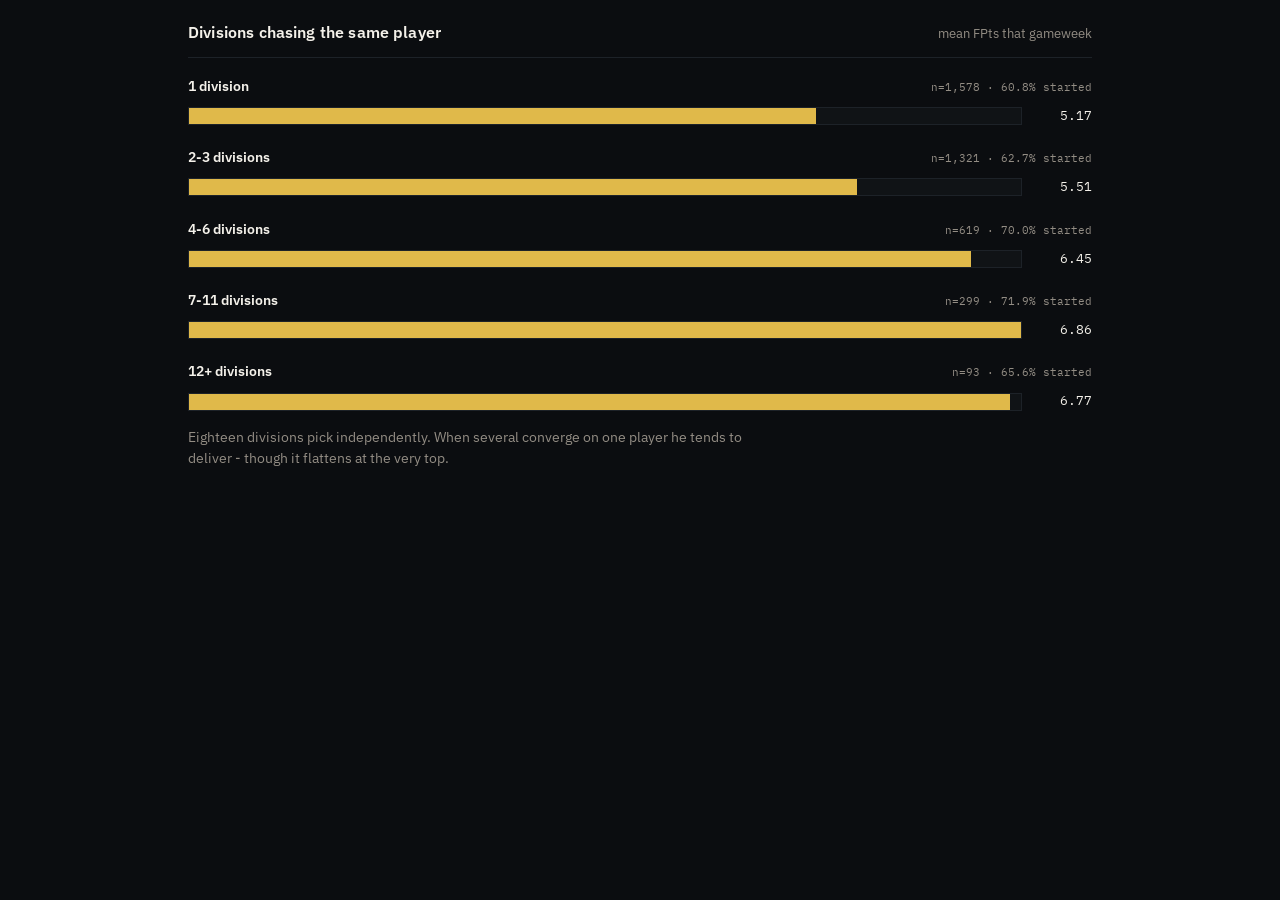
<file: site/embed/consensus.html>
<!doctype html>
<html lang="en">
<head>
<meta charset="utf-8">
<meta name="viewport" content="width=device-width, initial-scale=1">
<title>What the crowd knows</title>
<link rel="preconnect" href="https://fonts.googleapis.com">
<link rel="preconnect" href="https://fonts.gstatic.com" crossorigin>
<link href="https://fonts.googleapis.com/css2?family=Anton&family=IBM+Plex+Mono:wght@400;500;600&family=IBM+Plex+Sans:wght@400;500;600&display=swap" rel="stylesheet">
<style>
/* The Draft Society - floodlit matchday.
   Black and gold, Anton for headlines, IBM Plex Mono for anything that should
   read like a readout. Built dark from the first line, never inverted.

   On the type split, which is the main thing that makes this readable: the
   house spec asks for Plex Mono on *data, stats and labels*, not on running
   prose. Mono is tiring in bulk - every character the same width, no word
   shapes to lock on to - so body copy is IBM Plex Sans, from the same
   superfamily, and the mono is kept for numbers, tables, labels and chart
   furniture where the tabular alignment earns its place.

   Colour: gold is the accent of the brand, but a page of nothing but gold on
   black is both monotonous and hard to read. Each page carries its own
   --accent, and the data colours below are a proper categorical set rather
   than three shades of the same thing.

   Everything is capped at 940px because these pages are iframed into Wix at
   that width, and must stay readable down to phone widths inside that
   ceiling. Font fallbacks are a condensed serif and a real monospace, not
   Arial, so a sandboxed iframe that cannot reach Google Fonts still looks
   deliberate. */

:root {
  /* Surfaces: a blue-black rather than dead #000, layered so panels read as
     lit from above rather than as holes. */
  --black: #0b0d10;
  --panel: #14171b;
  --panel-2: #1a1e23;
  --panel-edge: #262c33;
  --hairline: #1d2228;

  --gold: #e0b94a;
  --gold-deep: #c9a227;
  --gold-dim: rgba(224, 185, 74, 0.2);

  /* Headings stay bright; body copy sits a step down, which is what stops a
     long page glaring. */
  --white: #f4f1ea;
  --text: #cfcbc3;
  --grey: #938d84;
  --grey-dim: #645f59;

  /* Categorical data colours. Buckets keep one colour each across every page
     so a reader learns them once. */
  --waivers: #5e8fc4;
  --snipe: #e0b94a;
  --late: #d2743f;
  --baseline: #5f6a72;

  /* Extra hues for cuts that are not buckets (positions, phases). */
  --teal: #3f9e8c;
  --violet: #9183cc;
  --rose: #c96a84;

  --accent: var(--gold);

  --max: 940px;
  --head: Anton, 'Arial Narrow', 'Times New Roman', serif;
  --sans: 'IBM Plex Sans', system-ui, 'Segoe UI', sans-serif;
  --mono: 'IBM Plex Mono', ui-monospace, 'Courier New', monospace;
}

/* Per-page accents, so moving between pages feels like moving. */
body.p-timing    { --accent: var(--gold); }
body.p-positions { --accent: var(--teal); }
body.p-season    { --accent: var(--violet); }
body.p-money     { --accent: var(--late); }
body.p-best      { --accent: var(--waivers); }
body.p-method    { --accent: var(--grey); }

* { box-sizing: border-box; }

html { -webkit-text-size-adjust: 100%; }

body {
  margin: 0;
  background: var(--black);
  color: var(--text);
  font-family: var(--sans);
  font-size: 16.5px;
  line-height: 1.72;
  background-image:
    radial-gradient(90% 55% at 50% -10%, rgba(224, 185, 74, 0.09), transparent 62%),
    radial-gradient(70% 45% at 85% 8%, rgba(94, 143, 196, 0.07), transparent 60%);
  background-repeat: no-repeat;
}

.wrap { max-width: var(--max); margin: 0 auto; padding: 30px 18px 80px; }

/* ---------------------------------------------------------------- type --- */

h1, h2, .stat-value, .masthead-title {
  font-family: var(--head);
  font-weight: 400;
  letter-spacing: 0.012em;
  text-transform: uppercase;
  margin: 0;
  color: var(--white);
}

h1 { font-size: clamp(32px, 7.2vw, 56px); line-height: 1.02; margin-bottom: 12px; }

h2 {
  font-size: clamp(21px, 4vw, 29px);
  line-height: 1.12;
  margin: 52px 0 10px;
  padding-bottom: 9px;
  border-bottom: 1px solid var(--panel-edge);
  position: relative;
}
/* A short accent stub under each section rule - the only place the page
   colour shows as a block. */
h2::after {
  content: '';
  position: absolute;
  left: 0; bottom: -1px;
  width: 54px; height: 2px;
  background: var(--accent);
}

/* h3 drops Anton and the caps: inside a panel it is a label, not a headline,
   and shouting twice in one box is what made this tiring. */
h3 {
  font-family: var(--sans);
  font-size: 15.5px;
  font-weight: 600;
  letter-spacing: 0.01em;
  color: var(--white);
  margin: 0;
}

p { margin: 13px 0; max-width: 70ch; }

a { color: var(--accent); text-decoration: none;
  border-bottom: 1px solid var(--gold-dim); }
a:hover { border-bottom-color: var(--accent); }

strong { color: var(--white); font-weight: 600; }
em { color: var(--white); font-style: italic; }

.lede { font-size: 18px; line-height: 1.68; color: #e2ded6; max-width: 62ch; }

.kicker {
  font-family: var(--mono);
  font-size: 11px;
  letter-spacing: 0.2em;
  text-transform: uppercase;
  color: var(--accent);
  margin-bottom: 10px;
}

.note { font-size: 13.5px; line-height: 1.6; color: var(--grey); max-width: 74ch; }

.caveat {
  border-left: 2px solid var(--accent);
  background: linear-gradient(90deg, rgba(255, 255, 255, 0.035), transparent 70%);
  padding: 13px 16px;
  margin: 20px 0;
  font-size: 15px;
  color: #d6d2ca;
  max-width: 74ch;
}

ul { max-width: 70ch; padding-left: 20px; }
li { margin: 7px 0; }

/* ------------------------------------------------------------- masthead --- */

.masthead { border-bottom: 1px solid var(--panel-edge); padding-bottom: 14px;
  margin-bottom: 26px; }

.masthead-title { font-size: 18px; letter-spacing: 0.04em; }
.masthead-title span { color: var(--accent); }

nav { margin-top: 13px; display: flex; flex-wrap: wrap; gap: 2px 0; }

nav a {
  font-family: var(--mono);
  font-size: 12px;
  letter-spacing: 0.04em;
  padding: 5px 13px 5px 0;
  margin-right: 10px;
  border: 0;
  color: var(--grey);
}
nav a:hover { color: var(--white); }
nav a[aria-current='page'] { color: var(--accent); }

/* ---------------------------------------------------------------- stats --- */

.stat-row {
  display: grid;
  grid-template-columns: repeat(auto-fit, minmax(150px, 1fr));
  gap: 10px;
  margin: 24px 0;
}

/* Separate bordered cards rather than one hairline-gridded block. A single
   block leaves the container's own background showing as a dead rectangle
   wherever the last row is short of cards, and `min-width: 0` is what stops
   a long label pushing its track past the minmax and forcing a wrap in the
   first place - grid tracks default to min-content, not zero. */
.stat {
  background: linear-gradient(180deg, var(--panel-2), var(--panel));
  border: 1px solid var(--panel-edge);
  padding: 16px 17px 15px;
  min-width: 0;
}

.stat-label {
  font-family: var(--mono);
  font-size: 10.5px;
  letter-spacing: 0.12em;
  text-transform: uppercase;
  color: var(--grey);
  margin-bottom: 9px;
}

.stat-value { font-size: 34px; line-height: 1; }
.stat-value.gold { color: var(--gold);
  text-shadow: 0 0 26px rgba(224, 185, 74, 0.32); }
.stat-sub { font-size: 12.5px; line-height: 1.45; color: var(--grey);
  margin-top: 6px; }

/* --------------------------------------------------------------- panels --- */

.panel {
  background: linear-gradient(180deg, var(--panel-2), var(--panel));
  border: 1px solid var(--panel-edge);
  padding: 19px 18px 16px;
  margin: 22px 0;
}

.panel-head { display: flex; justify-content: space-between; align-items: baseline;
  gap: 12px; flex-wrap: wrap; margin-bottom: 16px;
  padding-bottom: 11px; border-bottom: 1px solid var(--hairline); }
.panel-head .note { font-size: 12.5px; }

.legend { display: flex; flex-wrap: wrap; gap: 4px 16px; margin: 0;
  font-family: var(--mono); font-size: 11.5px; color: var(--grey); }
.legend span { display: inline-flex; align-items: center; gap: 6px; }
.legend i { width: 11px; height: 11px; display: inline-block; flex: 0 0 auto; }

/* --------------------------------------------------------------- tables --- */

.scroll { overflow-x: auto; -webkit-overflow-scrolling: touch; margin: 18px 0; }

table { border-collapse: collapse; width: 100%; font-family: var(--mono);
  font-size: 13px; min-width: 520px; }

th, td { padding: 9px 11px; text-align: right; border-bottom: 1px solid var(--hairline);
  white-space: nowrap; }
th:first-child, td:first-child { text-align: left; }

thead th {
  font-size: 10.5px;
  letter-spacing: 0.09em;
  text-transform: uppercase;
  color: var(--accent);
  border-bottom: 1px solid var(--panel-edge);
  background: var(--panel);
  position: sticky;
  top: 0;
}

tbody tr:nth-child(even) td { background: rgba(255, 255, 255, 0.016); }
tbody tr:hover td { background: rgba(224, 185, 74, 0.06); }

th.sortable { cursor: pointer; user-select: none; }
th.sortable:hover { color: var(--white); }
th.sortable::after { content: '  \2195'; opacity: 0.3; }
th.sortable[data-dir='asc']::after { content: '  \2191'; opacity: 1; }
th.sortable[data-dir='desc']::after { content: '  \2193'; opacity: 1; }

td.num, th.num { font-variant-numeric: tabular-nums; }
.thin { color: var(--gold-deep); font-size: 11px; }

.tag {
  font-family: var(--mono);
  font-size: 10px;
  letter-spacing: 0.06em;
  text-transform: uppercase;
  padding: 2px 7px;
  border: 1px solid currentColor;
}
.tag.waivers { color: var(--waivers); }
.tag.lineup_snipe { color: var(--snipe); }
.tag.late_add { color: var(--late); }

/* ----------------------------------------------------- bars (horizontal) --- */
/* Divs rather than SVG so every label stays at a real font size at every
   width. A viewBox-scaled SVG shrinks its own text to nothing on a phone. */

.bars-group { margin: 0 0 18px; }
.bars-group:last-child { margin-bottom: 4px; }

.bars-label {
  display: flex; justify-content: space-between; align-items: baseline;
  gap: 10px; margin-bottom: 7px;
  font-family: var(--sans); font-size: 14px; font-weight: 600;
  color: var(--white);
}
.bars-note { font-family: var(--mono); font-style: normal; font-size: 11px;
  font-weight: 400; color: var(--grey); }

.bars-line { display: flex; align-items: center; gap: 10px; margin-bottom: 5px; }

.bars-key { flex: 0 0 76px; font-family: var(--mono); font-size: 11px;
  color: var(--grey); }

.bars-track {
  flex: 1 1 auto; height: 18px; min-width: 40px;
  background: #11141700; border: 1px solid var(--hairline);
  background-color: #101316;
}

.bars-fill { height: 100%; min-width: 2px; transition: width .4s ease; }

.bars-value {
  flex: 0 0 auto; min-width: 60px; text-align: right;
  font-family: var(--mono); font-size: 13px;
  font-variant-numeric: tabular-nums; color: var(--white);
}

/* ------------------------------------------------------ columns (vertical) --- */

.cols { display: flex; align-items: flex-end; gap: 2px; height: 215px;
  margin-top: 8px; }

.cols-col { flex: 1 1 0; min-width: 0; display: flex; flex-direction: column;
  justify-content: flex-end; height: 100%; }

.cols-value { font-family: var(--mono); font-size: 10px; text-align: center;
  color: var(--grey); margin-bottom: 3px;
  font-variant-numeric: tabular-nums; min-height: 13px; }

.cols-track { flex: 1 1 auto; display: flex; align-items: flex-end; }

.cols-fill { width: 100%; background: var(--waivers); min-height: 2px;
  transition: height .4s ease; }

.cols-col.is-hot .cols-value { color: var(--gold); }
.cols-col.is-hot .cols-fill { box-shadow: 0 0 18px rgba(224, 185, 74, 0.5); }

.cols-label { font-family: var(--mono); font-size: 10px; text-align: center;
  color: var(--grey-dim); margin-top: 6px; min-height: 13px; white-space: nowrap; }

/* --------------------------------------------------------------- footer --- */

footer {
  margin-top: 58px; padding-top: 18px;
  border-top: 1px solid var(--panel-edge);
  font-size: 13px; color: var(--grey-dim);
}
footer a { color: var(--grey); border: 0; }
footer a:hover { color: var(--accent); }

/* ---------------------------------------------- standalone embed variant --- */
/* The one-chart pages in site/embed/, which Wix iframes on their own. No
   masthead, no page padding, nothing that assumes a surrounding page. */

body.embed { background-image: none; }
body.embed .wrap { padding: 0; }
body.embed .panel { margin: 0; border: 0; background: var(--black); }

@media (max-width: 560px) {
  body { font-size: 16px; }
  .lede { font-size: 16.5px; }
  .stat-value { font-size: 28px; }
  .wrap { padding: 22px 16px 52px; }
  /* A dozen numbers across a phone collide into a smear; the bar heights and
     the axis still carry the shape, and the hover title has the figure. */
  .cols-value { display: none; }
  .cols { height: 170px; }
  .bars-key { flex-basis: 60px; }
  .bars-value { min-width: 52px; font-size: 12px; }
}

</style>
</head>
<body class="embed">
<div class="wrap">
  <div class="panel">
    <div class="panel-head">
      <h3>Divisions chasing the same player</h3>
      <span class="note">mean FPts that gameweek</span>
    </div>
    <div id="chart"></div>
    <p class="note" style="margin-top:14px">Eighteen divisions pick independently. When several converge on one player he tends to deliver - though it flattens at the very top.</p>
  </div>
</div>
<script>/* Generated by analysis/metrics.py - do not edit by hand. */
window.PICKUP_METRICS = {
 "generated": "2026-11-08T10:39:56+01:00",
 "bucket_labels": {
  "waivers": "Waivers (>KO-75)",
  "lineup_snipe": "Lineup snipe (KO-75 to KO-70)",
  "late_add": "Late add (KO-70 to KO)"
 },
 "lock_minutes": 75,
 "snipe_floor": 70,
 "counts": {
  "events": 22488,
  "unique_player_gameweeks": 7589,
  "baseline": 51511
 },
 "per_event": {
  "waivers": {
   "n": 16555,
   "start_rate": 66.7,
   "mean_fpts": 6.12,
   "median_fpts": 4.25,
   "pps": 8.38,
   "mean_next4": 21.62,
   "mean_held": 22.15,
   "mean_fpts_if_started": 8.38
  },
  "lineup_snipe": {
   "n": 1075,
   "start_rate": 97.7,
   "mean_fpts": 7.74,
   "median_fpts": 6.0,
   "pps": 7.88,
   "mean_next4": 20.86,
   "mean_held": 15.58,
   "mean_fpts_if_started": 7.88
  },
  "late_add": {
   "n": 4858,
   "start_rate": 98.0,
   "mean_fpts": 7.07,
   "median_fpts": 5.5,
   "pps": 7.19,
   "mean_next4": 21.18,
   "mean_held": 18.34,
   "mean_fpts_if_started": 7.19
  }
 },
 "per_unique": {
  "waivers": {
   "n": 4770,
   "start_rate": 63.3,
   "mean_fpts": 5.48,
   "median_fpts": 3.5,
   "pps": 7.86,
   "mean_next4": 20.04,
   "mean_held": 21.2,
   "mean_fpts_if_started": 7.86
  },
  "lineup_snipe": {
   "n": 628,
   "start_rate": 96.3,
   "mean_fpts": 7.28,
   "median_fpts": 5.75,
   "pps": 7.48,
   "mean_next4": 20.91,
   "mean_held": 14.04,
   "mean_fpts_if_started": 7.48
  },
  "late_add": {
   "n": 2191,
   "start_rate": 96.2,
   "mean_fpts": 7.0,
   "median_fpts": 5.5,
   "pps": 7.23,
   "mean_next4": 21.82,
   "mean_held": 20.58,
   "mean_fpts_if_started": 7.23
  }
 },
 "baseline": {
  "n": 51511,
  "mean_fpts": 6.49,
  "median_fpts": 5.25,
  "conditioned_on_start": true,
  "mean_per_gameweek": 1355.6
 },
 "by_position": {
  "D": {
   "waivers": {
    "n": 6261,
    "start_rate": 72.2,
    "mean_fpts": 6.91,
    "median_fpts": 5.25,
    "pps": 9.13,
    "mean_next4": 23.57,
    "mean_held": 24.6,
    "mean_fpts_if_started": 9.13
   },
   "lineup_snipe": {
    "n": 363,
    "start_rate": 98.3,
    "mean_fpts": 9.4,
    "median_fpts": 7.5,
    "pps": 9.53,
    "mean_next4": 23.45,
    "mean_held": 17.9,
    "mean_fpts_if_started": 9.53
   },
   "late_add": {
    "n": 1815,
    "start_rate": 98.8,
    "mean_fpts": 7.66,
    "median_fpts": 6.75,
    "pps": 7.74,
    "mean_next4": 22.14,
    "mean_held": 19.91,
    "mean_fpts_if_started": 7.74
   }
  },
  "F": {
   "waivers": {
    "n": 3500,
    "start_rate": 50.3,
    "mean_fpts": 5.19,
    "median_fpts": 3.0,
    "pps": 7.97,
    "mean_next4": 18.75,
    "mean_held": 17.57,
    "mean_fpts_if_started": 7.97
   },
   "lineup_snipe": {
    "n": 290,
    "start_rate": 97.2,
    "mean_fpts": 7.39,
    "median_fpts": 5.0,
    "pps": 7.55,
    "mean_next4": 17.83,
    "mean_held": 11.18,
    "mean_fpts_if_started": 7.55
   },
   "late_add": {
    "n": 979,
    "start_rate": 96.7,
    "mean_fpts": 6.66,
    "median_fpts": 4.5,
    "pps": 6.82,
    "mean_next4": 20.22,
    "mean_held": 16.7,
    "mean_fpts_if_started": 6.82
   }
  },
  "G": {
   "waivers": {
    "n": 1319,
    "start_rate": 89.6,
    "mean_fpts": 7.36,
    "median_fpts": 6.5,
    "pps": 8.21,
    "mean_next4": 26.76,
    "mean_held": 26.94,
    "mean_fpts_if_started": 8.21
   },
   "lineup_snipe": {
    "n": 34,
    "start_rate": 100.0,
    "mean_fpts": 6.21,
    "median_fpts": 5.25,
    "pps": 6.21,
    "mean_next4": 22.62,
    "mean_held": 13.04,
    "mean_fpts_if_started": 6.21
   },
   "late_add": {
    "n": 312,
    "start_rate": 99.0,
    "mean_fpts": 7.33,
    "median_fpts": 6.25,
    "pps": 7.4,
    "mean_next4": 24.31,
    "mean_held": 24.78,
    "mean_fpts_if_started": 7.4
   }
  },
  "M": {
   "waivers": {
    "n": 5475,
    "start_rate": 65.3,
    "mean_fpts": 5.51,
    "median_fpts": 4.0,
    "pps": 7.68,
    "mean_next4": 19.99,
    "mean_held": 21.12,
    "mean_fpts_if_started": 7.68
   },
   "lineup_snipe": {
    "n": 388,
    "start_rate": 97.2,
    "mean_fpts": 6.6,
    "median_fpts": 5.0,
    "pps": 6.72,
    "mean_next4": 20.54,
    "mean_held": 16.92,
    "mean_fpts_if_started": 6.72
   },
   "late_add": {
    "n": 1752,
    "start_rate": 97.8,
    "mean_fpts": 6.65,
    "median_fpts": 5.0,
    "pps": 6.78,
    "mean_next4": 20.16,
    "mean_held": 16.48,
    "mean_fpts_if_started": 6.78
   }
  }
 },
 "by_phase": {
  "early": {
   "waivers": {
    "n": 5459,
    "start_rate": 66.0,
    "mean_fpts": 5.86,
    "median_fpts": 4.0,
    "pps": 8.02,
    "mean_next4": 21.84,
    "mean_held": 30.06,
    "mean_fpts_if_started": 8.02
   },
   "lineup_snipe": {
    "n": 383,
    "start_rate": 97.9,
    "mean_fpts": 7.84,
    "median_fpts": 6.0,
    "pps": 7.98,
    "mean_next4": 21.15,
    "mean_held": 20.81,
    "mean_fpts_if_started": 7.98
   },
   "late_add": {
    "n": 1443,
    "start_rate": 98.1,
    "mean_fpts": 7.05,
    "median_fpts": 5.25,
    "pps": 7.17,
    "mean_next4": 21.45,
    "mean_held": 20.08,
    "mean_fpts_if_started": 7.17
   }
  },
  "mid": {
   "waivers": {
    "n": 5534,
    "start_rate": 64.7,
    "mean_fpts": 5.82,
    "median_fpts": 4.25,
    "pps": 8.14,
    "mean_next4": 22.14,
    "mean_held": 21.89,
    "mean_fpts_if_started": 8.14
   },
   "lineup_snipe": {
    "n": 376,
    "start_rate": 97.6,
    "mean_fpts": 7.33,
    "median_fpts": 5.25,
    "pps": 7.43,
    "mean_next4": 20.7,
    "mean_held": 11.98,
    "mean_fpts_if_started": 7.43
   },
   "late_add": {
    "n": 1719,
    "start_rate": 97.7,
    "mean_fpts": 7.08,
    "median_fpts": 5.5,
    "pps": 7.21,
    "mean_next4": 22.57,
    "mean_held": 20.05,
    "mean_fpts_if_started": 7.21
   }
  },
  "late": {
   "waivers": {
    "n": 5562,
    "start_rate": 69.3,
    "mean_fpts": 6.67,
    "median_fpts": 5.0,
    "pps": 8.93,
    "mean_next4": 20.89,
    "mean_held": 14.65,
    "mean_fpts_if_started": 8.93
   },
   "lineup_snipe": {
    "n": 316,
    "start_rate": 97.5,
    "mean_fpts": 8.11,
    "median_fpts": 6.5,
    "pps": 8.3,
    "mean_next4": 20.69,
    "mean_held": 13.51,
    "mean_fpts_if_started": 8.3
   },
   "late_add": {
    "n": 1696,
    "start_rate": 98.2,
    "mean_fpts": 7.09,
    "median_fpts": 5.75,
    "pps": 7.19,
    "mean_next4": 19.54,
    "mean_held": 15.12,
    "mean_fpts_if_started": 7.19
   }
  }
 },
 "by_gameweek": {
  "1": {
   "waivers": {
    "n": 402,
    "start_rate": 60.0,
    "mean_fpts": 6.28,
    "median_fpts": 4.5,
    "pps": 10.01,
    "mean_next4": 21.06,
    "mean_held": 27.1,
    "mean_fpts_if_started": 10.01
   },
   "lineup_snipe": {
    "n": 38,
    "start_rate": 97.4,
    "mean_fpts": 8.52,
    "median_fpts": 5.5,
    "pps": 8.75,
    "mean_next4": 28.87,
    "mean_held": 34.01,
    "mean_fpts_if_started": 8.75
   },
   "late_add": {
    "n": 118,
    "start_rate": 97.5,
    "mean_fpts": 7.21,
    "median_fpts": 4.88,
    "pps": 7.4,
    "mean_next4": 20.63,
    "mean_held": 19.96,
    "mean_fpts_if_started": 7.4
   }
  },
  "2": {
   "waivers": {
    "n": 517,
    "start_rate": 71.8,
    "mean_fpts": 6.21,
    "median_fpts": 3.5,
    "pps": 8.24,
    "mean_next4": 22.39,
    "mean_held": 33.39,
    "mean_fpts_if_started": 8.24
   },
   "lineup_snipe": {
    "n": 31,
    "start_rate": 93.5,
    "mean_fpts": 3.4,
    "median_fpts": 2.5,
    "pps": 3.54,
    "mean_next4": 15.93,
    "mean_held": 5.63,
    "mean_fpts_if_started": 3.54
   },
   "late_add": {
    "n": 77,
    "start_rate": 97.4,
    "mean_fpts": 5.76,
    "median_fpts": 4.5,
    "pps": 5.9,
    "mean_next4": 20.88,
    "mean_held": 21.63,
    "mean_fpts_if_started": 5.9
   }
  },
  "3": {
   "waivers": {
    "n": 484,
    "start_rate": 69.4,
    "mean_fpts": 3.83,
    "median_fpts": 2.38,
    "pps": 5.06,
    "mean_next4": 19.5,
    "mean_held": 20.44,
    "mean_fpts_if_started": 5.06
   },
   "lineup_snipe": {
    "n": 40,
    "start_rate": 97.5,
    "mean_fpts": 10.84,
    "median_fpts": 12.25,
    "pps": 10.99,
    "mean_next4": 23.18,
    "mean_held": 36.42,
    "mean_fpts_if_started": 10.99
   },
   "late_add": {
    "n": 100,
    "start_rate": 99.0,
    "mean_fpts": 6.54,
    "median_fpts": 4.88,
    "pps": 6.61,
    "mean_next4": 21.36,
    "mean_held": 8.44,
    "mean_fpts_if_started": 6.61
   }
  },
  "4": {
   "waivers": {
    "n": 726,
    "start_rate": 57.6,
    "mean_fpts": 5.63,
    "median_fpts": 3.75,
    "pps": 9.14,
    "mean_next4": 19.7,
    "mean_held": 46.48,
    "mean_fpts_if_started": 9.14
   },
   "lineup_snipe": {
    "n": 47,
    "start_rate": 100.0,
    "mean_fpts": 6.37,
    "median_fpts": 6.0,
    "pps": 6.37,
    "mean_next4": 20.37,
    "mean_held": 10.03,
    "mean_fpts_if_started": 6.37
   },
   "late_add": {
    "n": 158,
    "start_rate": 98.7,
    "mean_fpts": 5.86,
    "median_fpts": 4.62,
    "pps": 5.93,
    "mean_next4": 21.18,
    "mean_held": 18.91,
    "mean_fpts_if_started": 5.93
   }
  },
  "5": {
   "waivers": {
    "n": 417,
    "start_rate": 67.4,
    "mean_fpts": 6.33,
    "median_fpts": 4.5,
    "pps": 8.14,
    "mean_next4": 21.86,
    "mean_held": 27.68,
    "mean_fpts_if_started": 8.14
   },
   "lineup_snipe": {
    "n": 30,
    "start_rate": 96.7,
    "mean_fpts": 6.94,
    "median_fpts": 4.62,
    "pps": 7.18,
    "mean_next4": 20.32,
    "mean_held": 32.02,
    "mean_fpts_if_started": 7.18
   },
   "late_add": {
    "n": 144,
    "start_rate": 98.6,
    "mean_fpts": 6.5,
    "median_fpts": 5.12,
    "pps": 6.58,
    "mean_next4": 19.27,
    "mean_held": 23.76,
    "mean_fpts_if_started": 6.58
   }
  },
  "6": {
   "waivers": {
    "n": 441,
    "start_rate": 70.5,
    "mean_fpts": 5.91,
    "median_fpts": 4.25,
    "pps": 7.53,
    "mean_next4": 21.48,
    "mean_held": 33.7,
    "mean_fpts_if_started": 7.53
   },
   "lineup_snipe": {
    "n": 31,
    "start_rate": 100.0,
    "mean_fpts": 6.33,
    "median_fpts": 5.0,
    "pps": 6.33,
    "mean_next4": 14.66,
    "mean_held": 22.42,
    "mean_fpts_if_started": 6.33
   },
   "late_add": {
    "n": 112,
    "start_rate": 99.1,
    "mean_fpts": 6.59,
    "median_fpts": 5.25,
    "pps": 6.65,
    "mean_next4": 21.62,
    "mean_held": 20.35,
    "mean_fpts_if_started": 6.65
   }
  },
  "7": {
   "waivers": {
    "n": 488,
    "start_rate": 67.6,
    "mean_fpts": 5.89,
    "median_fpts": 4.75,
    "pps": 7.8,
    "mean_next4": 24.38,
    "mean_held": 30.86,
    "mean_fpts_if_started": 7.8
   },
   "lineup_snipe": {
    "n": 27,
    "start_rate": 92.6,
    "mean_fpts": 7.19,
    "median_fpts": 4.25,
    "pps": 7.66,
    "mean_next4": 20.02,
    "mean_held": 35.27,
    "mean_fpts_if_started": 7.66
   },
   "late_add": {
    "n": 140,
    "start_rate": 97.9,
    "mean_fpts": 8.01,
    "median_fpts": 5.38,
    "pps": 8.14,
    "mean_next4": 22.94,
    "mean_held": 20.39,
    "mean_fpts_if_started": 8.14
   }
  },
  "8": {
   "waivers": {
    "n": 398,
    "start_rate": 62.3,
    "mean_fpts": 5.59,
    "median_fpts": 2.75,
    "pps": 7.73,
    "mean_next4": 21.91,
    "mean_held": 25.98,
    "mean_fpts_if_started": 7.73
   },
   "lineup_snipe": {
    "n": 38,
    "start_rate": 100.0,
    "mean_fpts": 12.35,
    "median_fpts": 8.25,
    "pps": 12.35,
    "mean_next4": 27.43,
    "mean_held": 12.2,
    "mean_fpts_if_started": 12.35
   },
   "late_add": {
    "n": 144,
    "start_rate": 99.3,
    "mean_fpts": 7.43,
    "median_fpts": 4.25,
    "pps": 7.48,
    "mean_next4": 25.22,
    "mean_held": 25.86,
    "mean_fpts_if_started": 7.48
   }
  },
  "9": {
   "waivers": {
    "n": 426,
    "start_rate": 65.7,
    "mean_fpts": 5.85,
    "median_fpts": 4.75,
    "pps": 7.73,
    "mean_next4": 20.67,
    "mean_held": 22.56,
    "mean_fpts_if_started": 7.73
   },
   "lineup_snipe": {
    "n": 34,
    "start_rate": 100.0,
    "mean_fpts": 5.76,
    "median_fpts": 5.75,
    "pps": 5.76,
    "mean_next4": 14.11,
    "mean_held": 7.21,
    "mean_fpts_if_started": 5.76
   },
   "late_add": {
    "n": 124,
    "start_rate": 97.6,
    "mean_fpts": 7.2,
    "median_fpts": 5.75,
    "pps": 7.38,
    "mean_next4": 16.82,
    "mean_held": 15.65,
    "mean_fpts_if_started": 7.38
   }
  },
  "10": {
   "waivers": {
    "n": 368,
    "start_rate": 64.9,
    "mean_fpts": 5.68,
    "median_fpts": 4.0,
    "pps": 8.24,
    "mean_next4": 22.55,
    "mean_held": 30.6,
    "mean_fpts_if_started": 8.24
   },
   "lineup_snipe": {
    "n": 17,
    "start_rate": 100.0,
    "mean_fpts": 9.25,
    "median_fpts": 8.25,
    "pps": 9.25,
    "mean_next4": 27.19,
    "mean_held": 41.57,
    "mean_fpts_if_started": 9.25
   },
   "late_add": {
    "n": 96,
    "start_rate": 97.9,
    "mean_fpts": 8.0,
    "median_fpts": 4.88,
    "pps": 8.17,
    "mean_next4": 24.88,
    "mean_held": 29.77,
    "mean_fpts_if_started": 8.17
   }
  },
  "11": {
   "waivers": {
    "n": 392,
    "start_rate": 80.6,
    "mean_fpts": 8.67,
    "median_fpts": 8.25,
    "pps": 9.95,
    "mean_next4": 27.76,
    "mean_held": 31.49,
    "mean_fpts_if_started": 9.95
   },
   "lineup_snipe": {
    "n": 11,
    "start_rate": 100.0,
    "mean_fpts": 11.2,
    "median_fpts": 11.75,
    "pps": 11.2,
    "mean_next4": 20.52,
    "mean_held": 13.77,
    "mean_fpts_if_started": 11.2
   },
   "late_add": {
    "n": 79,
    "start_rate": 97.5,
    "mean_fpts": 9.14,
    "median_fpts": 9.5,
    "pps": 9.33,
    "mean_next4": 23.04,
    "mean_held": 23.48,
    "mean_fpts_if_started": 9.33
   }
  },
  "12": {
   "waivers": {
    "n": 400,
    "start_rate": 57.8,
    "mean_fpts": 4.97,
    "median_fpts": 3.5,
    "pps": 6.51,
    "mean_next4": 20.59,
    "mean_held": 18.17,
    "mean_fpts_if_started": 6.51
   },
   "lineup_snipe": {
    "n": 39,
    "start_rate": 97.4,
    "mean_fpts": 7.61,
    "median_fpts": 11.25,
    "pps": 7.82,
    "mean_next4": 20.79,
    "mean_held": 10.3,
    "mean_fpts_if_started": 7.82
   },
   "late_add": {
    "n": 151,
    "start_rate": 96.7,
    "mean_fpts": 6.94,
    "median_fpts": 5.5,
    "pps": 7.15,
    "mean_next4": 20.46,
    "mean_held": 14.53,
    "mean_fpts_if_started": 7.15
   }
  },
  "13": {
   "waivers": {
    "n": 446,
    "start_rate": 60.5,
    "mean_fpts": 5.14,
    "median_fpts": 2.88,
    "pps": 7.73,
    "mean_next4": 21.76,
    "mean_held": 23.13,
    "mean_fpts_if_started": 7.73
   },
   "lineup_snipe": {
    "n": 32,
    "start_rate": 100.0,
    "mean_fpts": 10.28,
    "median_fpts": 13.0,
    "pps": 10.28,
    "mean_next4": 22.92,
    "mean_held": 21.29,
    "mean_fpts_if_started": 10.28
   },
   "late_add": {
    "n": 112,
    "start_rate": 96.4,
    "mean_fpts": 8.57,
    "median_fpts": 5.38,
    "pps": 8.74,
    "mean_next4": 22.66,
    "mean_held": 17.96,
    "mean_fpts_if_started": 8.74
   }
  },
  "14": {
   "waivers": {
    "n": 406,
    "start_rate": 69.0,
    "mean_fpts": 5.88,
    "median_fpts": 4.0,
    "pps": 7.85,
    "mean_next4": 22.67,
    "mean_held": 25.22,
    "mean_fpts_if_started": 7.85
   },
   "lineup_snipe": {
    "n": 53,
    "start_rate": 98.1,
    "mean_fpts": 8.9,
    "median_fpts": 8.0,
    "pps": 8.94,
    "mean_next4": 18.19,
    "mean_held": 11.41,
    "mean_fpts_if_started": 8.94
   },
   "late_add": {
    "n": 163,
    "start_rate": 99.4,
    "mean_fpts": 6.96,
    "median_fpts": 5.0,
    "pps": 7.0,
    "mean_next4": 19.25,
    "mean_held": 24.3,
    "mean_fpts_if_started": 7.0
   }
  },
  "15": {
   "waivers": {
    "n": 359,
    "start_rate": 64.6,
    "mean_fpts": 5.76,
    "median_fpts": 4.0,
    "pps": 8.01,
    "mean_next4": 22.7,
    "mean_held": 27.89,
    "mean_fpts_if_started": 8.01
   },
   "lineup_snipe": {
    "n": 24,
    "start_rate": 91.7,
    "mean_fpts": 5.95,
    "median_fpts": 5.25,
    "pps": 6.49,
    "mean_next4": 16.61,
    "mean_held": 7.98,
    "mean_fpts_if_started": 6.49
   },
   "late_add": {
    "n": 119,
    "start_rate": 100.0,
    "mean_fpts": 6.71,
    "median_fpts": 5.5,
    "pps": 6.71,
    "mean_next4": 21.93,
    "mean_held": 15.78,
    "mean_fpts_if_started": 6.71
   }
  },
  "16": {
   "waivers": {
    "n": 460,
    "start_rate": 54.8,
    "mean_fpts": 5.03,
    "median_fpts": 3.75,
    "pps": 7.06,
    "mean_next4": 20.56,
    "mean_held": 18.98,
    "mean_fpts_if_started": 7.06
   },
   "lineup_snipe": {
    "n": 22,
    "start_rate": 100.0,
    "mean_fpts": 8.61,
    "median_fpts": 4.12,
    "pps": 8.61,
    "mean_next4": 23.72,
    "mean_held": 10.8,
    "mean_fpts_if_started": 8.61
   },
   "late_add": {
    "n": 108,
    "start_rate": 95.4,
    "mean_fpts": 5.44,
    "median_fpts": 3.75,
    "pps": 5.58,
    "mean_next4": 19.96,
    "mean_held": 19.78,
    "mean_fpts_if_started": 5.58
   }
  },
  "17": {
   "waivers": {
    "n": 417,
    "start_rate": 69.3,
    "mean_fpts": 5.45,
    "median_fpts": 3.5,
    "pps": 7.41,
    "mean_next4": 20.85,
    "mean_held": 18.29,
    "mean_fpts_if_started": 7.41
   },
   "lineup_snipe": {
    "n": 35,
    "start_rate": 97.1,
    "mean_fpts": 6.89,
    "median_fpts": 3.5,
    "pps": 7.09,
    "mean_next4": 25.72,
    "mean_held": 10.96,
    "mean_fpts_if_started": 7.09
   },
   "late_add": {
    "n": 112,
    "start_rate": 100.0,
    "mean_fpts": 7.48,
    "median_fpts": 5.25,
    "pps": 7.48,
    "mean_next4": 25.58,
    "mean_held": 23.27,
    "mean_fpts_if_started": 7.48
   }
  },
  "18": {
   "waivers": {
    "n": 321,
    "start_rate": 69.8,
    "mean_fpts": 6.43,
    "median_fpts": 4.75,
    "pps": 8.79,
    "mean_next4": 24.57,
    "mean_held": 18.38,
    "mean_fpts_if_started": 8.79
   },
   "lineup_snipe": {
    "n": 29,
    "start_rate": 96.6,
    "mean_fpts": 5.22,
    "median_fpts": 4.25,
    "pps": 5.31,
    "mean_next4": 16.14,
    "mean_held": 4.97,
    "mean_fpts_if_started": 5.31
   },
   "late_add": {
    "n": 157,
    "start_rate": 98.7,
    "mean_fpts": 6.11,
    "median_fpts": 5.5,
    "pps": 6.2,
    "mean_next4": 21.65,
    "mean_held": 16.48,
    "mean_fpts_if_started": 6.2
   }
  },
  "19": {
   "waivers": {
    "n": 430,
    "start_rate": 69.3,
    "mean_fpts": 6.35,
    "median_fpts": 5.25,
    "pps": 8.68,
    "mean_next4": 22.17,
    "mean_held": 19.62,
    "mean_fpts_if_started": 8.68
   },
   "lineup_snipe": {
    "n": 36,
    "start_rate": 100.0,
    "mean_fpts": 6.7,
    "median_fpts": 4.75,
    "pps": 6.7,
    "mean_next4": 18.86,
    "mean_held": 7.53,
    "mean_fpts_if_started": 6.7
   },
   "late_add": {
    "n": 183,
    "start_rate": 98.4,
    "mean_fpts": 7.35,
    "median_fpts": 5.25,
    "pps": 7.47,
    "mean_next4": 23.29,
    "mean_held": 22.92,
    "mean_fpts_if_started": 7.47
   }
  },
  "20": {
   "waivers": {
    "n": 389,
    "start_rate": 68.4,
    "mean_fpts": 7.69,
    "median_fpts": 4.75,
    "pps": 10.42,
    "mean_next4": 23.8,
    "mean_held": 26.81,
    "mean_fpts_if_started": 10.42
   },
   "lineup_snipe": {
    "n": 36,
    "start_rate": 100.0,
    "mean_fpts": 7.69,
    "median_fpts": 6.25,
    "pps": 7.69,
    "mean_next4": 19.26,
    "mean_held": 8.94,
    "mean_fpts_if_started": 7.69
   },
   "late_add": {
    "n": 131,
    "start_rate": 93.9,
    "mean_fpts": 6.14,
    "median_fpts": 5.0,
    "pps": 6.46,
    "mean_next4": 24.09,
    "mean_held": 20.71,
    "mean_fpts_if_started": 6.46
   }
  },
  "21": {
   "waivers": {
    "n": 405,
    "start_rate": 64.9,
    "mean_fpts": 5.94,
    "median_fpts": 4.5,
    "pps": 8.3,
    "mean_next4": 22.54,
    "mean_held": 30.35,
    "mean_fpts_if_started": 8.3
   },
   "lineup_snipe": {
    "n": 17,
    "start_rate": 88.2,
    "mean_fpts": 7.78,
    "median_fpts": 4.5,
    "pps": 8.35,
    "mean_next4": 26.94,
    "mean_held": 28.56,
    "mean_fpts_if_started": 8.35
   },
   "late_add": {
    "n": 153,
    "start_rate": 96.7,
    "mean_fpts": 6.43,
    "median_fpts": 5.5,
    "pps": 6.65,
    "mean_next4": 21.27,
    "mean_held": 20.56,
    "mean_fpts_if_started": 6.65
   }
  },
  "22": {
   "waivers": {
    "n": 516,
    "start_rate": 65.7,
    "mean_fpts": 6.0,
    "median_fpts": 5.25,
    "pps": 8.55,
    "mean_next4": 21.07,
    "mean_held": 20.68,
    "mean_fpts_if_started": 8.55
   },
   "lineup_snipe": {
    "n": 21,
    "start_rate": 95.2,
    "mean_fpts": 6.44,
    "median_fpts": 6.0,
    "pps": 6.76,
    "mean_next4": 22.96,
    "mean_held": 24.13,
    "mean_fpts_if_started": 6.76
   },
   "late_add": {
    "n": 117,
    "start_rate": 97.4,
    "mean_fpts": 7.87,
    "median_fpts": 7.5,
    "pps": 8.04,
    "mean_next4": 24.44,
    "mean_held": 22.27,
    "mean_fpts_if_started": 8.04
   }
  },
  "23": {
   "waivers": {
    "n": 453,
    "start_rate": 62.0,
    "mean_fpts": 5.84,
    "median_fpts": 5.0,
    "pps": 8.63,
    "mean_next4": 21.67,
    "mean_held": 18.15,
    "mean_fpts_if_started": 8.63
   },
   "lineup_snipe": {
    "n": 25,
    "start_rate": 100.0,
    "mean_fpts": 6.5,
    "median_fpts": 6.25,
    "pps": 6.5,
    "mean_next4": 27.12,
    "mean_held": 14.58,
    "mean_fpts_if_started": 6.5
   },
   "late_add": {
    "n": 101,
    "start_rate": 97.0,
    "mean_fpts": 8.04,
    "median_fpts": 7.0,
    "pps": 8.22,
    "mean_next4": 25.42,
    "mean_held": 17.86,
    "mean_fpts_if_started": 8.22
   }
  },
  "24": {
   "waivers": {
    "n": 552,
    "start_rate": 67.6,
    "mean_fpts": 5.83,
    "median_fpts": 5.0,
    "pps": 7.66,
    "mean_next4": 23.55,
    "mean_held": 22.83,
    "mean_fpts_if_started": 7.66
   },
   "lineup_snipe": {
    "n": 25,
    "start_rate": 100.0,
    "mean_fpts": 3.01,
    "median_fpts": 1.0,
    "pps": 3.01,
    "mean_next4": 13.67,
    "mean_held": 3.85,
    "mean_fpts_if_started": 3.01
   },
   "late_add": {
    "n": 124,
    "start_rate": 98.4,
    "mean_fpts": 7.21,
    "median_fpts": 6.25,
    "pps": 7.31,
    "mean_next4": 24.39,
    "mean_held": 18.41,
    "mean_fpts_if_started": 7.31
   }
  },
  "25": {
   "waivers": {
    "n": 380,
    "start_rate": 55.5,
    "mean_fpts": 4.49,
    "median_fpts": 2.75,
    "pps": 6.5,
    "mean_next4": 20.58,
    "mean_held": 14.89,
    "mean_fpts_if_started": 6.5
   },
   "lineup_snipe": {
    "n": 21,
    "start_rate": 95.2,
    "mean_fpts": 9.94,
    "median_fpts": 9.5,
    "pps": 9.75,
    "mean_next4": 22.21,
    "mean_held": 10.3,
    "mean_fpts_if_started": 9.75
   },
   "late_add": {
    "n": 139,
    "start_rate": 97.8,
    "mean_fpts": 8.1,
    "median_fpts": 7.5,
    "pps": 8.28,
    "mean_next4": 21.35,
    "mean_held": 18.27,
    "mean_fpts_if_started": 8.28
   }
  },
  "26": {
   "waivers": {
    "n": 388,
    "start_rate": 81.4,
    "mean_fpts": 9.52,
    "median_fpts": 7.75,
    "pps": 11.54,
    "mean_next4": 25.31,
    "mean_held": 20.92,
    "mean_fpts_if_started": 11.54
   },
   "lineup_snipe": {
    "n": 29,
    "start_rate": 100.0,
    "mean_fpts": 6.36,
    "median_fpts": 4.25,
    "pps": 6.36,
    "mean_next4": 18.25,
    "mean_held": 9.44,
    "mean_fpts_if_started": 6.36
   },
   "late_add": {
    "n": 101,
    "start_rate": 99.0,
    "mean_fpts": 6.36,
    "median_fpts": 5.25,
    "pps": 6.42,
    "mean_next4": 20.83,
    "mean_held": 25.94,
    "mean_fpts_if_started": 6.42
   }
  },
  "27": {
   "waivers": {
    "n": 454,
    "start_rate": 61.7,
    "mean_fpts": 5.12,
    "median_fpts": 3.5,
    "pps": 7.23,
    "mean_next4": 20.62,
    "mean_held": 18.67,
    "mean_fpts_if_started": 7.23
   },
   "lineup_snipe": {
    "n": 14,
    "start_rate": 100.0,
    "mean_fpts": 7.12,
    "median_fpts": 6.5,
    "pps": 7.12,
    "mean_next4": 21.52,
    "mean_held": 19.8,
    "mean_fpts_if_started": 7.12
   },
   "late_add": {
    "n": 90,
    "start_rate": 98.9,
    "mean_fpts": 6.56,
    "median_fpts": 6.5,
    "pps": 6.57,
    "mean_next4": 20.97,
    "mean_held": 16.76,
    "mean_fpts_if_started": 6.57
   }
  },
  "28": {
   "waivers": {
    "n": 372,
    "start_rate": 63.7,
    "mean_fpts": 6.46,
    "median_fpts": 4.5,
    "pps": 8.84,
    "mean_next4": 22.87,
    "mean_held": 15.72,
    "mean_fpts_if_started": 8.84
   },
   "lineup_snipe": {
    "n": 30,
    "start_rate": 100.0,
    "mean_fpts": 6.74,
    "median_fpts": 4.25,
    "pps": 6.74,
    "mean_next4": 25.28,
    "mean_held": 13.6,
    "mean_fpts_if_started": 6.74
   },
   "late_add": {
    "n": 117,
    "start_rate": 95.7,
    "mean_fpts": 6.33,
    "median_fpts": 5.0,
    "pps": 6.44,
    "mean_next4": 22.71,
    "mean_held": 17.3,
    "mean_fpts_if_started": 6.44
   }
  },
  "29": {
   "waivers": {
    "n": 407,
    "start_rate": 62.7,
    "mean_fpts": 5.33,
    "median_fpts": 4.25,
    "pps": 7.48,
    "mean_next4": 23.06,
    "mean_held": 15.19,
    "mean_fpts_if_started": 7.48
   },
   "lineup_snipe": {
    "n": 25,
    "start_rate": 100.0,
    "mean_fpts": 7.22,
    "median_fpts": 7.5,
    "pps": 7.22,
    "mean_next4": 20.26,
    "mean_held": 12.05,
    "mean_fpts_if_started": 7.22
   },
   "late_add": {
    "n": 178,
    "start_rate": 97.8,
    "mean_fpts": 6.73,
    "median_fpts": 6.5,
    "pps": 6.86,
    "mean_next4": 22.76,
    "mean_held": 16.26,
    "mean_fpts_if_started": 6.86
   }
  },
  "30": {
   "waivers": {
    "n": 399,
    "start_rate": 62.9,
    "mean_fpts": 6.25,
    "median_fpts": 5.0,
    "pps": 9.08,
    "mean_next4": 21.44,
    "mean_held": 14.23,
    "mean_fpts_if_started": 9.08
   },
   "lineup_snipe": {
    "n": 25,
    "start_rate": 96.0,
    "mean_fpts": 9.04,
    "median_fpts": 7.0,
    "pps": 9.42,
    "mean_next4": 24.68,
    "mean_held": 14.62,
    "mean_fpts_if_started": 9.42
   },
   "late_add": {
    "n": 134,
    "start_rate": 98.5,
    "mean_fpts": 8.39,
    "median_fpts": 8.25,
    "pps": 8.5,
    "mean_next4": 30.21,
    "mean_held": 22.52,
    "mean_fpts_if_started": 8.5
   }
  },
  "31": {
   "waivers": {
    "n": 439,
    "start_rate": 75.6,
    "mean_fpts": 7.74,
    "median_fpts": 6.5,
    "pps": 9.76,
    "mean_next4": 23.97,
    "mean_held": 17.28,
    "mean_fpts_if_started": 9.76
   },
   "lineup_snipe": {
    "n": 36,
    "start_rate": 94.4,
    "mean_fpts": 9.33,
    "median_fpts": 8.75,
    "pps": 9.81,
    "mean_next4": 28.27,
    "mean_held": 17.01,
    "mean_fpts_if_started": 9.81
   },
   "late_add": {
    "n": 135,
    "start_rate": 97.0,
    "mean_fpts": 9.97,
    "median_fpts": 8.75,
    "pps": 10.27,
    "mean_next4": 25.44,
    "mean_held": 18.73,
    "mean_fpts_if_started": 10.27
   }
  },
  "32": {
   "waivers": {
    "n": 537,
    "start_rate": 71.1,
    "mean_fpts": 6.74,
    "median_fpts": 4.25,
    "pps": 8.73,
    "mean_next4": 23.95,
    "mean_held": 17.24,
    "mean_fpts_if_started": 8.73
   },
   "lineup_snipe": {
    "n": 27,
    "start_rate": 100.0,
    "mean_fpts": 11.94,
    "median_fpts": 10.5,
    "pps": 11.94,
    "mean_next4": 28.54,
    "mean_held": 19.63,
    "mean_fpts_if_started": 11.94
   },
   "late_add": {
    "n": 125,
    "start_rate": 100.0,
    "mean_fpts": 8.19,
    "median_fpts": 7.5,
    "pps": 8.19,
    "mean_next4": 25.7,
    "mean_held": 22.84,
    "mean_fpts_if_started": 8.19
   }
  },
  "33": {
   "waivers": {
    "n": 346,
    "start_rate": 78.0,
    "mean_fpts": 10.13,
    "median_fpts": 8.0,
    "pps": 12.11,
    "mean_next4": 23.32,
    "mean_held": 16.46,
    "mean_fpts_if_started": 12.11
   },
   "lineup_snipe": {
    "n": 18,
    "start_rate": 83.3,
    "mean_fpts": 4.76,
    "median_fpts": 3.75,
    "pps": 5.72,
    "mean_next4": 10.36,
    "mean_held": 7.39,
    "mean_fpts_if_started": 5.72
   },
   "late_add": {
    "n": 88,
    "start_rate": 94.3,
    "mean_fpts": 4.89,
    "median_fpts": 3.62,
    "pps": 5.19,
    "mean_next4": 16.79,
    "mean_held": 10.97,
    "mean_fpts_if_started": 5.19
   }
  },
  "34": {
   "waivers": {
    "n": 623,
    "start_rate": 80.6,
    "mean_fpts": 7.8,
    "median_fpts": 6.75,
    "pps": 9.39,
    "mean_next4": 24.91,
    "mean_held": 16.47,
    "mean_fpts_if_started": 9.39
   },
   "lineup_snipe": {
    "n": 19,
    "start_rate": 94.7,
    "mean_fpts": 7.46,
    "median_fpts": 6.5,
    "pps": 7.64,
    "mean_next4": 23.75,
    "mean_held": 15.84,
    "mean_fpts_if_started": 7.64
   },
   "late_add": {
    "n": 168,
    "start_rate": 99.4,
    "mean_fpts": 6.9,
    "median_fpts": 5.62,
    "pps": 6.94,
    "mean_next4": 22.1,
    "mean_held": 13.67,
    "mean_fpts_if_started": 6.94
   }
  },
  "35": {
   "waivers": {
    "n": 507,
    "start_rate": 69.6,
    "mean_fpts": 5.39,
    "median_fpts": 3.5,
    "pps": 7.03,
    "mean_next4": 22.19,
    "mean_held": 12.2,
    "mean_fpts_if_started": 7.03
   },
   "lineup_snipe": {
    "n": 21,
    "start_rate": 100.0,
    "mean_fpts": 4.29,
    "median_fpts": 4.5,
    "pps": 4.29,
    "mean_next4": 12.99,
    "mean_held": 9.07,
    "mean_fpts_if_started": 4.29
   },
   "late_add": {
    "n": 133,
    "start_rate": 97.7,
    "mean_fpts": 6.54,
    "median_fpts": 6.0,
    "pps": 6.61,
    "mean_next4": 18.1,
    "mean_held": 12.11,
    "mean_fpts_if_started": 6.61
   }
  },
  "36": {
   "waivers": {
    "n": 405,
    "start_rate": 66.2,
    "mean_fpts": 5.98,
    "median_fpts": 4.5,
    "pps": 8.28,
    "mean_next4": 15.91,
    "mean_held": 9.96,
    "mean_fpts_if_started": 8.28
   },
   "lineup_snipe": {
    "n": 30,
    "start_rate": 96.7,
    "mean_fpts": 15.99,
    "median_fpts": 8.38,
    "pps": 16.54,
    "mean_next4": 26.98,
    "mean_held": 21.84,
    "mean_fpts_if_started": 16.54
   },
   "late_add": {
    "n": 87,
    "start_rate": 97.7,
    "mean_fpts": 8.72,
    "median_fpts": 5.0,
    "pps": 8.89,
    "mean_next4": 17.05,
    "mean_held": 11.93,
    "mean_fpts_if_started": 8.89
   }
  },
  "37": {
   "waivers": {
    "n": 407,
    "start_rate": 53.6,
    "mean_fpts": 4.73,
    "median_fpts": 2.75,
    "pps": 7.96,
    "mean_next4": 10.57,
    "mean_held": 6.83,
    "mean_fpts_if_started": 7.96
   },
   "lineup_snipe": {
    "n": 20,
    "start_rate": 100.0,
    "mean_fpts": 4.59,
    "median_fpts": 3.5,
    "pps": 4.59,
    "mean_next4": 9.66,
    "mean_held": 6.64,
    "mean_fpts_if_started": 4.59
   },
   "late_add": {
    "n": 116,
    "start_rate": 99.1,
    "mean_fpts": 5.0,
    "median_fpts": 4.0,
    "pps": 5.04,
    "mean_next4": 9.59,
    "mean_held": 6.92,
    "mean_fpts_if_started": 5.04
   }
  },
  "38": {
   "waivers": {
    "n": 278,
    "start_rate": 68.7,
    "mean_fpts": 5.69,
    "median_fpts": 4.5,
    "pps": 7.8,
    "mean_next4": 5.69,
    "mean_held": 4.94,
    "mean_fpts_if_started": 7.8
   },
   "lineup_snipe": {
    "n": 22,
    "start_rate": 100.0,
    "mean_fpts": 5.62,
    "median_fpts": 5.38,
    "pps": 5.62,
    "mean_next4": 5.62,
    "mean_held": 3.95,
    "mean_fpts_if_started": 5.62
   },
   "late_add": {
    "n": 224,
    "start_rate": 99.6,
    "mean_fpts": 6.94,
    "median_fpts": 6.0,
    "pps": 6.97,
    "mean_next4": 6.94,
    "mean_held": 6.61,
    "mean_fpts_if_started": 6.97
   }
  }
 },
 "by_league": {
  "community": {
   "waivers": {
    "n": 6207,
    "start_rate": 66.0,
    "mean_fpts": 6.06,
    "median_fpts": 4.25,
    "pps": 8.36,
    "mean_next4": 21.28,
    "mean_held": 20.94,
    "mean_fpts_if_started": 8.36
   },
   "lineup_snipe": {
    "n": 453,
    "start_rate": 96.5,
    "mean_fpts": 7.28,
    "median_fpts": 5.25,
    "pps": 7.52,
    "mean_next4": 20.08,
    "mean_held": 12.83,
    "mean_fpts_if_started": 7.52
   },
   "late_add": {
    "n": 1716,
    "start_rate": 97.7,
    "mean_fpts": 7.02,
    "median_fpts": 5.5,
    "pps": 7.16,
    "mean_next4": 20.98,
    "mean_held": 17.05,
    "mean_fpts_if_started": 7.16
   }
  },
  "igl": {
   "waivers": {
    "n": 10348,
    "start_rate": 67.1,
    "mean_fpts": 6.15,
    "median_fpts": 4.25,
    "pps": 8.39,
    "mean_next4": 21.82,
    "mean_held": 22.87,
    "mean_fpts_if_started": 8.39
   },
   "lineup_snipe": {
    "n": 622,
    "start_rate": 98.6,
    "mean_fpts": 8.08,
    "median_fpts": 6.25,
    "pps": 8.14,
    "mean_next4": 21.42,
    "mean_held": 17.58,
    "mean_fpts_if_started": 8.14
   },
   "late_add": {
    "n": 3142,
    "start_rate": 98.2,
    "mean_fpts": 7.1,
    "median_fpts": 5.5,
    "pps": 7.21,
    "mean_next4": 21.29,
    "mean_held": 19.04,
    "mean_fpts_if_started": 7.21
   }
  }
 },
 "by_claim_type": {
  "FA": {
   "waivers": {
    "n": 8638,
    "start_rate": 65.4,
    "mean_fpts": 5.85,
    "median_fpts": 4.0,
    "pps": 8.12,
    "mean_next4": 20.87,
    "mean_held": 17.35,
    "mean_fpts_if_started": 8.12
   },
   "lineup_snipe": {
    "n": 1075,
    "start_rate": 97.7,
    "mean_fpts": 7.74,
    "median_fpts": 6.0,
    "pps": 7.88,
    "mean_next4": 20.86,
    "mean_held": 15.58,
    "mean_fpts_if_started": 7.88
   },
   "late_add": {
    "n": 4858,
    "start_rate": 98.0,
    "mean_fpts": 7.07,
    "median_fpts": 5.5,
    "pps": 7.19,
    "mean_next4": 21.18,
    "mean_held": 18.34,
    "mean_fpts_if_started": 7.19
   }
  },
  "WW": {
   "waivers": {
    "n": 7917,
    "start_rate": 68.0,
    "mean_fpts": 6.41,
    "median_fpts": 4.5,
    "pps": 8.65,
    "mean_next4": 22.44,
    "mean_held": 27.39,
    "mean_fpts_if_started": 8.65
   },
   "lineup_snipe": null,
   "late_add": null
  }
 },
 "missed_live_period": {
  "waivers": {
   "n": 10389,
   "start_rate": 67.4,
   "mean_fpts": 6.28,
   "median_fpts": 4.5,
   "pps": 8.56,
   "mean_next4": 22.0,
   "mean_held": 23.71,
   "mean_fpts_if_started": 8.56
  },
  "lineup_snipe": {
   "n": 87,
   "start_rate": 97.7,
   "mean_fpts": 5.9,
   "median_fpts": 4.25,
   "pps": 5.99,
   "mean_next4": 23.14,
   "mean_held": 11.96,
   "mean_fpts_if_started": 5.99
  },
  "late_add": {
   "n": 271,
   "start_rate": 98.2,
   "mean_fpts": 6.56,
   "median_fpts": 5.5,
   "pps": 6.68,
   "mean_next4": 23.07,
   "mean_held": 19.28,
   "mean_fpts_if_started": 6.68
  }
 },
 "histogram": [
  {
   "from": 0,
   "to": 5,
   "total": 141,
   "waivers": 0,
   "lineup_snipe": 0,
   "late_add": 141
  },
  {
   "from": 5,
   "to": 10,
   "total": 175,
   "waivers": 0,
   "lineup_snipe": 0,
   "late_add": 175
  },
  {
   "from": 10,
   "to": 15,
   "total": 185,
   "waivers": 0,
   "lineup_snipe": 0,
   "late_add": 185
  },
  {
   "from": 15,
   "to": 20,
   "total": 154,
   "waivers": 0,
   "lineup_snipe": 0,
   "late_add": 154
  },
  {
   "from": 20,
   "to": 30,
   "total": 349,
   "waivers": 0,
   "lineup_snipe": 0,
   "late_add": 349
  },
  {
   "from": 30,
   "to": 40,
   "total": 373,
   "waivers": 0,
   "lineup_snipe": 0,
   "late_add": 373
  },
  {
   "from": 40,
   "to": 50,
   "total": 495,
   "waivers": 0,
   "lineup_snipe": 0,
   "late_add": 495
  },
  {
   "from": 50,
   "to": 60,
   "total": 895,
   "waivers": 0,
   "lineup_snipe": 0,
   "late_add": 895
  },
  {
   "from": 60,
   "to": 65,
   "total": 728,
   "waivers": 0,
   "lineup_snipe": 0,
   "late_add": 728
  },
  {
   "from": 65,
   "to": 70,
   "total": 1117,
   "waivers": 0,
   "lineup_snipe": 0,
   "late_add": 1117
  },
  {
   "from": 70,
   "to": 75,
   "total": 1241,
   "waivers": 0,
   "lineup_snipe": 995,
   "late_add": 246
  },
  {
   "from": 75,
   "to": 80,
   "total": 126,
   "waivers": 46,
   "lineup_snipe": 80,
   "late_add": 0
  },
  {
   "from": 80,
   "to": 90,
   "total": 55,
   "waivers": 55,
   "lineup_snipe": 0,
   "late_add": 0
  },
  {
   "from": 90,
   "to": 120,
   "total": 129,
   "waivers": 129,
   "lineup_snipe": 0,
   "late_add": 0
  },
  {
   "from": 120,
   "to": 180,
   "total": 254,
   "waivers": 254,
   "lineup_snipe": 0,
   "late_add": 0
  },
  {
   "from": 180,
   "to": 360,
   "total": 760,
   "waivers": 760,
   "lineup_snipe": 0,
   "late_add": 0
  },
  {
   "from": 360,
   "to": 720,
   "total": 310,
   "waivers": 310,
   "lineup_snipe": 0,
   "late_add": 0
  },
  {
   "from": 720,
   "to": 1440,
   "total": 1550,
   "waivers": 1550,
   "lineup_snipe": 0,
   "late_add": 0
  },
  {
   "from": 1440,
   "to": 2880,
   "total": 4822,
   "waivers": 4822,
   "lineup_snipe": 0,
   "late_add": 0
  },
  {
   "from": 2880,
   "to": 4320,
   "total": 5766,
   "waivers": 5766,
   "lineup_snipe": 0,
   "late_add": 0
  },
  {
   "from": 4320,
   "to": 10080,
   "total": 2128,
   "waivers": 2128,
   "lineup_snipe": 0,
   "late_add": 0
  },
  {
   "from": 10080,
   "to": null,
   "total": 735,
   "waivers": 735,
   "lineup_snipe": 0,
   "late_add": 0
  }
 ],
 "lineup_cliff": {
  "after_announcement": 1241,
  "before_announcement": 126,
  "ratio": 9.8
 },
 "best_pickups": [
  {
   "player": "Jurrien Timber",
   "position": "D",
   "club": "ARS",
   "gameweek": 2,
   "gw_fpts": 45.0,
   "next4_fpts": 70.75,
   "started": true,
   "teams": 14,
   "bucket": "waivers",
   "minutes_before_ko": 214.0
  },
  {
   "player": "Piero Hincapi\u00e9",
   "position": "D",
   "club": "ARS",
   "gameweek": 26,
   "gw_fpts": 43.25,
   "next4_fpts": 65.25,
   "started": true,
   "teams": 11,
   "bucket": "waivers",
   "minutes_before_ko": 8705.0
  },
  {
   "player": "Sean Longstaff",
   "position": "M",
   "club": "LEE",
   "gameweek": 6,
   "gw_fpts": 39.75,
   "next4_fpts": 77.5,
   "started": true,
   "teams": 1,
   "bucket": "late_add",
   "minutes_before_ko": 65.0
  },
  {
   "player": "Konstantinos Mavropanos",
   "position": "D",
   "club": "WHU",
   "gameweek": 32,
   "gw_fpts": 39.25,
   "next4_fpts": 62.0,
   "started": true,
   "teams": 7,
   "bucket": "late_add",
   "minutes_before_ko": 27.0
  },
  {
   "player": "Maxim De Cuyper",
   "position": "D",
   "club": "BHA",
   "gameweek": 36,
   "gw_fpts": 36.25,
   "next4_fpts": 53.5,
   "started": true,
   "teams": 16,
   "bucket": "late_add",
   "minutes_before_ko": 63.0
  },
  {
   "player": "Micky van de Ven",
   "position": "D",
   "club": "TOT",
   "gameweek": 9,
   "gw_fpts": 35.75,
   "next4_fpts": 38.5,
   "started": true,
   "teams": 2,
   "bucket": "late_add",
   "minutes_before_ko": 70.0
  },
  {
   "player": "Beto",
   "position": "F",
   "club": "EVE",
   "gameweek": 31,
   "gw_fpts": 35.5,
   "next4_fpts": 66.25,
   "started": true,
   "teams": 8,
   "bucket": "late_add",
   "minutes_before_ko": 48.0
  },
  {
   "player": "Jose Sa",
   "position": "G",
   "club": "WOL",
   "gameweek": 26,
   "gw_fpts": 35.5,
   "next4_fpts": 73.75,
   "started": true,
   "teams": 8,
   "bucket": "waivers",
   "minutes_before_ko": 10158.0
  },
  {
   "player": "Diego Gomez",
   "position": "M",
   "club": "BHA",
   "gameweek": 10,
   "gw_fpts": 35.25,
   "next4_fpts": 66.5,
   "started": true,
   "teams": 8,
   "bucket": "late_add",
   "minutes_before_ko": 2.0
  },
  {
   "player": "Patrick Dorgu",
   "position": "D",
   "club": "MUN",
   "gameweek": 38,
   "gw_fpts": 35.0,
   "next4_fpts": 35.0,
   "started": true,
   "teams": 3,
   "bucket": "waivers",
   "minutes_before_ko": 4380.0
  },
  {
   "player": "Mikkel Damsgaard",
   "position": "M",
   "club": "BRF",
   "gameweek": 28,
   "gw_fpts": 35.0,
   "next4_fpts": 43.5,
   "started": true,
   "teams": 7,
   "bucket": "lineup_snipe",
   "minutes_before_ko": 75.0
  },
  {
   "player": "Abdukodir Khusanov",
   "position": "D",
   "club": "MCI",
   "gameweek": 33,
   "gw_fpts": 34.5,
   "next4_fpts": 49.25,
   "started": true,
   "teams": 15,
   "bucket": "late_add",
   "minutes_before_ko": 68.0
  },
  {
   "player": "Malo Gusto",
   "position": "D",
   "club": "CHE",
   "gameweek": 16,
   "gw_fpts": 34.0,
   "next4_fpts": 34.25,
   "started": true,
   "teams": 3,
   "bucket": "lineup_snipe",
   "minutes_before_ko": 71.0
  },
  {
   "player": "Harry Wilson",
   "position": "M",
   "club": "FUL",
   "gameweek": 16,
   "gw_fpts": 33.75,
   "next4_fpts": 56.25,
   "started": true,
   "teams": 1,
   "bucket": "waivers",
   "minutes_before_ko": 1590.0
  },
  {
   "player": "Callum Hudson-Odoi",
   "position": "F",
   "club": "NOT",
   "gameweek": 16,
   "gw_fpts": 33.5,
   "next4_fpts": 44.5,
   "started": true,
   "teams": 12,
   "bucket": "late_add",
   "minutes_before_ko": 63.0
  },
  {
   "player": "Danny Ballard",
   "position": "D",
   "club": "SUN",
   "gameweek": 1,
   "gw_fpts": 33.25,
   "next4_fpts": 36.75,
   "started": true,
   "teams": 2,
   "bucket": "waivers",
   "minutes_before_ko": 2875.0
  },
  {
   "player": "Malick Thiaw",
   "position": "D",
   "club": "NEW",
   "gameweek": 13,
   "gw_fpts": 32.25,
   "next4_fpts": 60.0,
   "started": true,
   "teams": 3,
   "bucket": "waivers",
   "minutes_before_ko": 199.0
  },
  {
   "player": "Noah Okafor",
   "position": "F",
   "club": "LEE",
   "gameweek": 33,
   "gw_fpts": 31.25,
   "next4_fpts": 47.75,
   "started": true,
   "teams": 11,
   "bucket": "waivers",
   "minutes_before_ko": 2880.0
  },
  {
   "player": "Cristian Romero",
   "position": "D",
   "club": "TOT",
   "gameweek": 14,
   "gw_fpts": 31.25,
   "next4_fpts": 45.0,
   "started": true,
   "teams": 2,
   "bucket": "waivers",
   "minutes_before_ko": 1546.0
  },
  {
   "player": "Maxim De Cuyper",
   "position": "D",
   "club": "BHA",
   "gameweek": 13,
   "gw_fpts": 31.0,
   "next4_fpts": 51.5,
   "started": true,
   "teams": 6,
   "bucket": "late_add",
   "minutes_before_ko": 39.0
  },
  {
   "player": "Taiwo Awoniyi",
   "position": "F",
   "club": "NOT",
   "gameweek": 35,
   "gw_fpts": 30.5,
   "next4_fpts": 34.5,
   "started": true,
   "teams": 3,
   "bucket": "late_add",
   "minutes_before_ko": 3.0
  },
  {
   "player": "Danny Welbeck",
   "position": "F",
   "club": "BHA",
   "gameweek": 8,
   "gw_fpts": 30.5,
   "next4_fpts": 64.25,
   "started": true,
   "teams": 3,
   "bucket": "late_add",
   "minutes_before_ko": 61.0
  },
  {
   "player": "Keane Lewis-Potter",
   "position": "M",
   "club": "BRF",
   "gameweek": 17,
   "gw_fpts": 30.0,
   "next4_fpts": 40.5,
   "started": true,
   "teams": 9,
   "bucket": "late_add",
   "minutes_before_ko": 36.0
  },
  {
   "player": "Phil Foden",
   "position": "M",
   "club": "MCI",
   "gameweek": 36,
   "gw_fpts": 29.5,
   "next4_fpts": 36.5,
   "started": true,
   "teams": 1,
   "bucket": "waivers",
   "minutes_before_ko": 8940.0
  },
  {
   "player": "James Justin",
   "position": "D",
   "club": "LEE",
   "gameweek": 33,
   "gw_fpts": 29.5,
   "next4_fpts": 50.0,
   "started": true,
   "teams": 1,
   "bucket": "waivers",
   "minutes_before_ko": 2835.0
  },
  {
   "player": "Josh Acheampong",
   "position": "D",
   "club": "CHE",
   "gameweek": 8,
   "gw_fpts": 29.25,
   "next4_fpts": 34.0,
   "started": true,
   "teams": 4,
   "bucket": "late_add",
   "minutes_before_ko": 46.0
  },
  {
   "player": "Brenden Aaronson",
   "position": "M",
   "club": "LEE",
   "gameweek": 21,
   "gw_fpts": 29.0,
   "next4_fpts": 43.5,
   "started": true,
   "teams": 2,
   "bucket": "waivers",
   "minutes_before_ko": 3121.0
  },
  {
   "player": "Harvey Barnes",
   "position": "M",
   "club": "NEW",
   "gameweek": 21,
   "gw_fpts": 28.75,
   "next4_fpts": 34.25,
   "started": true,
   "teams": 8,
   "bucket": "waivers",
   "minutes_before_ko": 2773.0
  },
  {
   "player": "Michael Kayode",
   "position": "D",
   "club": "BRF",
   "gameweek": 8,
   "gw_fpts": 28.75,
   "next4_fpts": 56.5,
   "started": true,
   "teams": 8,
   "bucket": "late_add",
   "minutes_before_ko": 47.0
  },
  {
   "player": "David Brooks",
   "position": "M",
   "club": "BOU",
   "gameweek": 19,
   "gw_fpts": 28.5,
   "next4_fpts": 38.0,
   "started": true,
   "teams": 9,
   "bucket": "late_add",
   "minutes_before_ko": 9.0
  },
  {
   "player": "Noni Madueke",
   "position": "M",
   "club": "ARS",
   "gameweek": 24,
   "gw_fpts": 28.25,
   "next4_fpts": 49.75,
   "started": true,
   "teams": 5,
   "bucket": "late_add",
   "minutes_before_ko": 13.0
  },
  {
   "player": "Richarlison",
   "position": "F",
   "club": "TOT",
   "gameweek": 1,
   "gw_fpts": 28.25,
   "next4_fpts": 45.25,
   "started": true,
   "teams": 7,
   "bucket": "lineup_snipe",
   "minutes_before_ko": 73.0
  },
  {
   "player": "Harvey Barnes",
   "position": "M",
   "club": "NEW",
   "gameweek": 12,
   "gw_fpts": 28.0,
   "next4_fpts": 38.25,
   "started": true,
   "teams": 3,
   "bucket": "late_add",
   "minutes_before_ko": 66.0
  },
  {
   "player": "Eberechi Eze",
   "position": "M",
   "club": "ARS",
   "gameweek": 27,
   "gw_fpts": 28.0,
   "next4_fpts": 42.5,
   "started": true,
   "teams": 1,
   "bucket": "waivers",
   "minutes_before_ko": 2970.0
  },
  {
   "player": "Valentin Castellanos",
   "position": "F",
   "club": "WHU",
   "gameweek": 32,
   "gw_fpts": 27.75,
   "next4_fpts": 43.0,
   "started": true,
   "teams": 2,
   "bucket": "late_add",
   "minutes_before_ko": 28.0
  },
  {
   "player": "Ben White",
   "position": "D",
   "club": "ARS",
   "gameweek": 14,
   "gw_fpts": 27.5,
   "next4_fpts": 34.25,
   "started": true,
   "teams": 17,
   "bucket": "late_add",
   "minutes_before_ko": 34.0
  },
  {
   "player": "Donyell Malen",
   "position": "F",
   "club": "AVL",
   "gameweek": 7,
   "gw_fpts": 27.5,
   "next4_fpts": 29.0,
   "started": true,
   "teams": 13,
   "bucket": "late_add",
   "minutes_before_ko": 32.0
  },
  {
   "player": "Neco Williams",
   "position": "D",
   "club": "NOT",
   "gameweek": 26,
   "gw_fpts": 27.5,
   "next4_fpts": 42.75,
   "started": true,
   "teams": 1,
   "bucket": "waivers",
   "minutes_before_ko": 3150.0
  },
  {
   "player": "Riccardo Calafiori",
   "position": "D",
   "club": "ARS",
   "gameweek": 2,
   "gw_fpts": 27.0,
   "next4_fpts": 46.5,
   "started": true,
   "teams": 3,
   "bucket": "waivers",
   "minutes_before_ko": 1590.0
  },
  {
   "player": "Jean-Philippe Mateta",
   "position": "F",
   "club": "CRY",
   "gameweek": 32,
   "gw_fpts": 26.75,
   "next4_fpts": 34.5,
   "started": false,
   "teams": 6,
   "bucket": "waivers",
   "minutes_before_ko": 2820.0
  },
  {
   "player": "Wilson Odobert",
   "position": "F",
   "club": "TOT",
   "gameweek": 23,
   "gw_fpts": 26.75,
   "next4_fpts": 34.5,
   "started": true,
   "teams": 2,
   "bucket": "waivers",
   "minutes_before_ko": 2444.0
  },
  {
   "player": "Igor Jesus",
   "position": "F",
   "club": "NOT",
   "gameweek": 34,
   "gw_fpts": 26.5,
   "next4_fpts": 52.0,
   "started": true,
   "teams": 14,
   "bucket": "late_add",
   "minutes_before_ko": 40.0
  },
  {
   "player": "Matheus Nunes",
   "position": "D",
   "club": "MCI",
   "gameweek": 11,
   "gw_fpts": 26.5,
   "next4_fpts": 44.75,
   "started": true,
   "teams": 1,
   "bucket": "waivers",
   "minutes_before_ko": 221.0
  },
  {
   "player": "Casemiro",
   "position": "M",
   "club": "MUN",
   "gameweek": 10,
   "gw_fpts": 26.25,
   "next4_fpts": 41.0,
   "started": true,
   "teams": 13,
   "bucket": "late_add",
   "minutes_before_ko": 13.0
  },
  {
   "player": "Joshua King",
   "position": "M",
   "club": "FUL",
   "gameweek": 31,
   "gw_fpts": 26.0,
   "next4_fpts": 31.25,
   "started": true,
   "teams": 5,
   "bucket": "late_add",
   "minutes_before_ko": 50.0
  },
  {
   "player": "Enzo Le F\u00e9e",
   "position": "M",
   "club": "SUN",
   "gameweek": 13,
   "gw_fpts": 26.0,
   "next4_fpts": 42.5,
   "started": true,
   "teams": 5,
   "bucket": "late_add",
   "minutes_before_ko": 11.0
  },
  {
   "player": "Bernardo Silva",
   "position": "M",
   "club": "MCI",
   "gameweek": 33,
   "gw_fpts": 25.75,
   "next4_fpts": 40.25,
   "started": true,
   "teams": 2,
   "bucket": "waivers",
   "minutes_before_ko": 4410.0
  },
  {
   "player": "Mikel Merino",
   "position": "M",
   "club": "ARS",
   "gameweek": 14,
   "gw_fpts": 25.75,
   "next4_fpts": 28.0,
   "started": true,
   "teams": 1,
   "bucket": "waivers",
   "minutes_before_ko": 3149.0
  },
  {
   "player": "James Justin",
   "position": "D",
   "club": "LEE",
   "gameweek": 25,
   "gw_fpts": 25.5,
   "next4_fpts": 44.5,
   "started": true,
   "teams": 9,
   "bucket": "late_add",
   "minutes_before_ko": 64.0
  },
  {
   "player": "Mathys Tel",
   "position": "F",
   "club": "TOT",
   "gameweek": 21,
   "gw_fpts": 25.5,
   "next4_fpts": 37.0,
   "started": true,
   "teams": 6,
   "bucket": "late_add",
   "minutes_before_ko": 20.0
  },
  {
   "player": "Jan-Paul van Hecke",
   "position": "D",
   "club": "BHA",
   "gameweek": 14,
   "gw_fpts": 25.25,
   "next4_fpts": 45.25,
   "started": true,
   "teams": 5,
   "bucket": "late_add",
   "minutes_before_ko": 4.0
  },
  {
   "player": "William Osula",
   "position": "F",
   "club": "NEW",
   "gameweek": 37,
   "gw_fpts": 25.0,
   "next4_fpts": 27.0,
   "started": true,
   "teams": 1,
   "bucket": "waivers",
   "minutes_before_ko": 4470.0
  },
  {
   "player": "Malick Thiaw",
   "position": "D",
   "club": "NEW",
   "gameweek": 26,
   "gw_fpts": 25.0,
   "next4_fpts": 54.0,
   "started": true,
   "teams": 1,
   "bucket": "waivers",
   "minutes_before_ko": 1710.0
  },
  {
   "player": "Lewis Miley",
   "position": "M",
   "club": "NEW",
   "gameweek": 13,
   "gw_fpts": 25.0,
   "next4_fpts": 45.5,
   "started": true,
   "teams": 1,
   "bucket": "late_add",
   "minutes_before_ko": 34.0
  },
  {
   "player": "Ethan Ampadu",
   "position": "D",
   "club": "LEE",
   "gameweek": 22,
   "gw_fpts": 24.75,
   "next4_fpts": 37.5,
   "started": true,
   "teams": 7,
   "bucket": "late_add",
   "minutes_before_ko": 55.0
  },
  {
   "player": "Vitaly Janelt",
   "position": "M",
   "club": "BRF",
   "gameweek": 20,
   "gw_fpts": 24.75,
   "next4_fpts": 53.5,
   "started": true,
   "teams": 9,
   "bucket": "late_add",
   "minutes_before_ko": 51.0
  },
  {
   "player": "Josko Gvardiol",
   "position": "D",
   "club": "MCI",
   "gameweek": 7,
   "gw_fpts": 24.75,
   "next4_fpts": 31.25,
   "started": true,
   "teams": 1,
   "bucket": "waivers",
   "minutes_before_ko": 4410.0
  },
  {
   "player": "Lucas Paqueta",
   "position": "M",
   "club": "WHU",
   "gameweek": 3,
   "gw_fpts": 24.75,
   "next4_fpts": 46.25,
   "started": true,
   "teams": 1,
   "bucket": "waivers",
   "minutes_before_ko": 4260.0
  },
  {
   "player": "Antonee Robinson",
   "position": "D",
   "club": "FUL",
   "gameweek": 37,
   "gw_fpts": 24.75,
   "next4_fpts": 38.25,
   "started": true,
   "teams": 1,
   "bucket": "waivers",
   "minutes_before_ko": 3736.0
  },
  {
   "player": "Omar Marmoush",
   "position": "F",
   "club": "MCI",
   "gameweek": 36,
   "gw_fpts": 24.5,
   "next4_fpts": 24.5,
   "started": true,
   "teams": 4,
   "bucket": "waivers",
   "minutes_before_ko": 7154.0
  }
 ]
};
</script>
<script>/* Generated by analysis/build_site_data.py - do not edit by hand. */
window.PICKUP_EXTRA = {
 "distributions": {
  "waivers": {
   "n": 16555,
   "start_rate": 66.7,
   "start_ci": [
    65.9,
    67.4
   ],
   "p25": 0.5,
   "median": 4.25,
   "mean": 6.12,
   "p75": 10.0,
   "p90": 15.0,
   "bust_rate": 32.5,
   "ten_plus": 25.1,
   "twenty_plus": 4.2,
   "mean_if_started": 8.38
  },
  "lineup_snipe": {
   "n": 1075,
   "start_rate": 97.7,
   "start_ci": [
    96.6,
    98.4
   ],
   "p25": 2.5,
   "median": 6.0,
   "mean": 7.74,
   "p75": 11.5,
   "p90": 17.3,
   "bust_rate": 17.4,
   "ten_plus": 29.4,
   "twenty_plus": 6.2,
   "mean_if_started": 7.88
  },
  "late_add": {
   "n": 4858,
   "start_rate": 98.0,
   "start_ci": [
    97.6,
    98.4
   ],
   "p25": 2.5,
   "median": 5.5,
   "mean": 7.07,
   "p75": 10.5,
   "p90": 15.25,
   "bust_rate": 18.4,
   "ten_plus": 27.4,
   "twenty_plus": 4.1,
   "mean_if_started": 7.19
  }
 },
 "faab": {
  "tiers": [
   {
    "tier": "$0 (priority)",
    "claims": 17230,
    "win_rate": 31.9,
    "mean_bid": 0.0,
    "n_won": 5489,
    "start_rate": 68.5,
    "mean_fpts": 6.49,
    "held_gameweeks": 2.8,
    "held_fpts": 20.7,
    "per_gameweek_held": 6.61,
    "lag": 0.13,
    "never_started": 37.1,
    "pps": 7.76
   },
   {
    "tier": "$1",
    "claims": 1695,
    "win_rate": 48.4,
    "mean_bid": 1.0,
    "n_won": 821,
    "start_rate": 68.9,
    "mean_fpts": 6.59,
    "held_gameweeks": 4.0,
    "held_fpts": 30.4,
    "per_gameweek_held": 6.35,
    "lag": 0.15,
    "never_started": 31.2,
    "pps": 7.66
   },
   {
    "tier": "$2-3",
    "claims": 1401,
    "win_rate": 52.3,
    "mean_bid": 2.39,
    "n_won": 733,
    "start_rate": 72.0,
    "mean_fpts": 6.59,
    "held_gameweeks": 4.9,
    "held_fpts": 35.5,
    "per_gameweek_held": 5.82,
    "lag": 0.16,
    "never_started": 24.0,
    "pps": 7.09
   },
   {
    "tier": "$4-9",
    "claims": 874,
    "win_rate": 56.2,
    "mean_bid": 5.69,
    "n_won": 491,
    "start_rate": 65.8,
    "mean_fpts": 5.83,
    "held_gameweeks": 7.2,
    "held_fpts": 49.2,
    "per_gameweek_held": 5.27,
    "lag": 0.41,
    "never_started": 21.8,
    "pps": 7.24
   },
   {
    "tier": "$10-24",
    "claims": 539,
    "win_rate": 39.3,
    "mean_bid": 15.34,
    "n_won": 212,
    "start_rate": 58.5,
    "mean_fpts": 5.42,
    "held_gameweeks": 8.5,
    "held_fpts": 52.0,
    "per_gameweek_held": 4.82,
    "lag": 0.72,
    "never_started": 18.9,
    "pps": 6.77
   },
   {
    "tier": "$25+",
    "claims": 785,
    "win_rate": 21.8,
    "mean_bid": 59.42,
    "n_won": 171,
    "start_rate": 48.0,
    "mean_fpts": 5.25,
    "held_gameweeks": 16.8,
    "held_fpts": 98.7,
    "per_gameweek_held": 4.63,
    "lag": 1.72,
    "never_started": 10.5,
    "pps": 6.68
   }
  ],
  "consensus": [
   {
    "band": "1",
    "n": 1578,
    "mean_fpts": 5.17,
    "median_fpts": 3.12,
    "start_rate": 60.8
   },
   {
    "band": "2-3",
    "n": 1321,
    "mean_fpts": 5.51,
    "median_fpts": 3.75,
    "start_rate": 62.7
   },
   {
    "band": "4-6",
    "n": 619,
    "mean_fpts": 6.45,
    "median_fpts": 4.5,
    "start_rate": 70.0
   },
   {
    "band": "7-11",
    "n": 299,
    "mean_fpts": 6.86,
    "median_fpts": 5.0,
    "start_rate": 71.9
   },
   {
    "band": "12+",
    "n": 93,
    "mean_fpts": 6.77,
    "median_fpts": 5.0,
    "start_rate": 65.6
   }
  ],
  "value": [
   {
    "phase": "GW1-6",
    "claims": 5381,
    "mean_bid": 10.56,
    "win_rate": 29.5,
    "spent": 13660,
    "fpts_per_dollar": 0.68,
    "held_per_dollar": 4.81,
    "starts_per_dollar": 0.54,
    "pps": 8.43,
    "mean_held_gameweeks": 6.2
   },
   {
    "phase": "GW7-12",
    "claims": 3780,
    "mean_bid": 0.74,
    "win_rate": 33.6,
    "spent": 1620,
    "fpts_per_dollar": 5.01,
    "held_per_dollar": 24.94,
    "starts_per_dollar": 2.8,
    "pps": 8.54,
    "mean_held_gameweeks": 4.5
   },
   {
    "phase": "GW13-19",
    "claims": 3343,
    "mean_bid": 0.33,
    "win_rate": 39.8,
    "spent": 834,
    "fpts_per_dollar": 9.22,
    "held_per_dollar": 41.31,
    "starts_per_dollar": 4.54,
    "pps": 8.74,
    "mean_held_gameweeks": 3.5
   },
   {
    "phase": "GW20-25",
    "claims": 3567,
    "mean_bid": 0.71,
    "win_rate": 36.4,
    "spent": 1786,
    "fpts_per_dollar": 4.59,
    "held_per_dollar": 20.37,
    "starts_per_dollar": 2.24,
    "pps": 8.71,
    "mean_held_gameweeks": 3.8
   },
   {
    "phase": "GW26-32",
    "claims": 3556,
    "mean_bid": 0.23,
    "win_rate": 36.8,
    "spent": 687,
    "fpts_per_dollar": 12.83,
    "held_per_dollar": 34.25,
    "starts_per_dollar": 3.61,
    "pps": 8.95,
    "mean_held_gameweeks": 2.4
   },
   {
    "phase": "GW33-38",
    "claims": 2897,
    "mean_bid": 0.3,
    "win_rate": 38.8,
    "spent": 665,
    "fpts_per_dollar": 12.96,
    "held_per_dollar": 24.31,
    "starts_per_dollar": 2.6,
    "pps": 9.09,
    "mean_held_gameweeks": 1.8
   }
  ],
  "price": [
   {
    "phase": "GW1-12",
    "auctions": 1914,
    "winning_bid": 8.47,
    "won_free": 39.5
   },
   {
    "phase": "GW13-25",
    "auctions": 1520,
    "winning_bid": 1.61,
    "won_free": 63.7
   },
   {
    "phase": "GW26-38",
    "auctions": 1434,
    "winning_bid": 0.78,
    "won_free": 77.5
   }
  ],
  "claims_with_bid": 5294,
  "claims_total": 22524
 },
 "speed": {
  "windows": [
   {
    "window": "blind, >75 min",
    "informed": false,
    "n": 11110,
    "mean_fpts": 8.38,
    "captured": 57.7,
    "available": 78.2,
    "best_available": 26.48
   },
   {
    "window": "SNIPE, 70-75",
    "informed": true,
    "n": 1214,
    "mean_fpts": 7.76,
    "captured": 52.8,
    "available": 54.6,
    "best_available": 23.4
   },
   {
    "window": "60-70 min",
    "informed": true,
    "n": 1816,
    "mean_fpts": 7.17,
    "captured": 51.8,
    "available": 55.5,
    "best_available": 23.27
   },
   {
    "window": "45-60 min",
    "informed": true,
    "n": 1140,
    "mean_fpts": 7.25,
    "captured": 52.5,
    "available": 52.3,
    "best_available": 22.57
   },
   {
    "window": "30-45 min",
    "informed": true,
    "n": 580,
    "mean_fpts": 7.51,
    "captured": 53.4,
    "available": 52.0,
    "best_available": 23.03
   },
   {
    "window": "15-30 min",
    "informed": true,
    "n": 494,
    "mean_fpts": 7.07,
    "captured": 51.1,
    "available": 49.6,
    "best_available": 22.15
   },
   {
    "window": "under 15 min",
    "informed": true,
    "n": 487,
    "mean_fpts": 6.87,
    "captured": 50.5,
    "available": 50.5,
    "best_available": 22.59
   }
  ],
  "per_league": [
   {
    "league": "igl",
    "n_snipe": 712,
    "n_later": 2937,
    "snipe": 7.95,
    "later": 7.21,
    "delta": 0.74,
    "error": 0.29,
    "sigma": 2.5
   },
   {
    "league": "community",
    "n_snipe": 502,
    "n_later": 1584,
    "snipe": 7.5,
    "later": 7.14,
    "delta": 0.36,
    "error": 0.36,
    "sigma": 1.0
   },
   {
    "league": "ALL",
    "n_snipe": 1214,
    "n_later": 4521,
    "snipe": 7.76,
    "later": 7.19,
    "delta": 0.58,
    "error": 0.23,
    "sigma": 2.6
   }
  ],
  "information": {
   "blind": {
    "n": 16635,
    "start_rate": 66.8,
    "mean_fpts": 6.13
   },
   "informed": {
    "n": 5853,
    "start_rate": 98.0,
    "mean_fpts": 7.19
   }
  }
 },
 "edge": {
  "n": 5731,
  "pool_size": 53.0,
  "actual": 7.31,
  "coin_flip": 6.59,
  "skill": 0.72,
  "captured": 52.2,
  "best_available": 22.98,
  "positions": [
   {
    "position": "D",
    "n": 2114,
    "mean_fpts": 8.03,
    "median_fpts": 7.0,
    "captured": 56.3
   },
   {
    "position": "G",
    "n": 339,
    "mean_fpts": 7.33,
    "median_fpts": 6.25,
    "captured": 55.6
   },
   {
    "position": "F",
    "n": 1211,
    "mean_fpts": 6.96,
    "median_fpts": 5.0,
    "captured": 48.6
   },
   {
    "position": "M",
    "n": 2067,
    "mean_fpts": 6.77,
    "median_fpts": 5.0,
    "captured": 49.4
   }
  ],
  "position_gap": 1.26,
  "best_position": "D",
  "worst_position": "M",
  "speed_gap": 0.58,
  "home": 7.44,
  "away": 7.18,
  "starter_spread": {
   "median": 6.5,
   "p75": 11.75,
   "p90": 16.75,
   "p99": 28.75
  }
 },
 "scarcity": {
  "positions": [
   {
    "position": "G",
    "n": 1665,
    "saturation": 18.2,
    "free_players": 93.0,
    "pool_start_rate": 8.1,
    "add_start_rate": 91.6,
    "lift": 83.5,
    "mean_fpts": 8.04,
    "pool_mean": 7.41,
    "within_pos_pctile": 52.4
   },
   {
    "position": "D",
    "n": 8439,
    "saturation": 32.5,
    "free_players": 186.0,
    "pool_start_rate": 15.8,
    "add_start_rate": 79.0,
    "lift": 63.3,
    "mean_fpts": 8.79,
    "pool_mean": 6.74,
    "within_pos_pctile": 58.5
   },
   {
    "position": "M",
    "n": 7615,
    "saturation": 33.4,
    "free_players": 204.0,
    "pool_start_rate": 12.7,
    "add_start_rate": 74.4,
    "lift": 61.7,
    "mean_fpts": 7.36,
    "pool_mean": 6.28,
    "within_pos_pctile": 54.6
   },
   {
    "position": "F",
    "n": 4769,
    "saturation": 30.2,
    "free_players": 144.0,
    "pool_start_rate": 4.9,
    "add_start_rate": 62.7,
    "lift": 57.8,
    "mean_fpts": 7.58,
    "pool_mean": 6.42,
    "within_pos_pctile": 56.5
   }
  ]
 },
 "generated": "2026-11-08T11:49:58+01:00"
};
</script>
<script>/* Charts and tables for the pickup timing study.
 *
 * No chart library, and no SVG for the plots. Two reasons, both about where
 * these end up:
 *
 *  - A responsive SVG scaled by its viewBox scales its own text with it, so a
 *    940px chart squeezed into a 360px phone renders 11px labels at about 4px.
 *    HTML and CSS bars keep every label at a real font size at every width.
 *  - A dependency-free page cannot be broken by a CDN being blocked inside a
 *    sandboxed Wix iframe.
 *
 * Everything reads window.PICKUP_METRICS, written by analysis/metrics.py as a
 * script rather than JSON because fetch() is blocked on file:// URLs.
 */
(function (root) {
  'use strict';

  var TDS = root.TDS = {};

  var BUCKETS = ['waivers', 'lineup_snipe', 'late_add'];
  var COLOUR = {
    waivers: 'var(--waivers)',
    lineup_snipe: 'var(--snipe)',
    late_add: 'var(--late)',
    baseline: 'var(--baseline)',
    // Non-bucket hues, for cuts where the three bucket colours would be a
    // lie - positions, season phases, anything categorical of its own.
    teal: 'var(--teal)',
    violet: 'var(--violet)',
    rose: 'var(--rose)',
    accent: 'var(--accent)'
  };
  var SHORT = {
    waivers: 'Waivers',
    lineup_snipe: 'Snipe',
    late_add: 'Late add',
    baseline: 'Never added'
  };

  TDS.BUCKETS = BUCKETS;
  TDS.COLOUR = COLOUR;
  TDS.SHORT = SHORT;

  // ------------------------------------------------------------- plumbing --
  TDS.data = function () {
    var payload = root.PICKUP_METRICS;
    if (!payload) {
      throw new Error('no data: site/data/metrics.js is missing. ' +
        'Run `python analysis/metrics.py` first.');
    }
    return payload;
  };

  TDS.fail = function (node, message) {
    if (!node) { return; }
    node.innerHTML = '';
    var box = el('div', 'caveat');
    box.textContent = message;
    node.appendChild(box);
  };

  function el(tag, className, text) {
    var node = document.createElement(tag);
    if (className) { node.className = className; }
    if (text !== undefined && text !== null) { node.textContent = String(text); }
    return node;
  }
  TDS.el = el;

  TDS.num = function (value, places) {
    if (value === null || value === undefined || value === '') { return '--'; }
    var fixed = Number(value).toFixed(places === undefined ? 2 : places);
    return fixed;
  };

  TDS.pct = function (value) {
    if (value === null || value === undefined) { return '--'; }
    return Number(value).toFixed(1) + '%';
  };

  TDS.thousands = function (value) {
    return String(value).replace(/\B(?=(\d{3})+(?!\d))/g, ',');
  };

  // ------------------------------------------------------------- bar rows --
  /* Horizontal grouped bars. Horizontal because the category labels are words
   * ("Lineup snipe", "Goalkeeper") and vertical bars would either clip them or
   * rotate them to unreadability on a phone. */
  TDS.bars = function (node, options) {
    if (!node) { return; }
    var rows = options.rows || [];
    var max = options.max;
    if (max === undefined) {
      max = 0;
      rows.forEach(function (row) {
        (row.bars || []).forEach(function (bar) {
          if (bar.value !== null && bar.value > max) { max = bar.value; }
        });
      });
    }
    if (!max) { max = 1; }

    node.innerHTML = '';
    var chart = el('div', 'bars');

    rows.forEach(function (row) {
      var group = el('div', 'bars-group');
      var head = el('div', 'bars-label');
      head.appendChild(el('span', null, row.label));
      if (row.note) { head.appendChild(el('em', 'bars-note', row.note)); }
      group.appendChild(head);

      (row.bars || []).forEach(function (bar) {
        var line = el('div', 'bars-line');

        if (options.showKeys) {
          // `key` doubles as the colour, so a bar coloured by hue rather than
          // by bucket needs its own label - otherwise the row reads "teal".
          line.appendChild(el('span', 'bars-key',
            bar.name || SHORT[bar.key] || bar.key));
        }

        var track = el('div', 'bars-track');
        var fill = el('div', 'bars-fill');
        var share = bar.value === null ? 0 : Math.max(0, bar.value) / max * 100;
        fill.style.width = share.toFixed(2) + '%';
        fill.style.background = bar.colour || COLOUR[bar.key] || 'var(--gold)';
        if (bar.faint) { fill.style.opacity = '0.45'; }
        track.appendChild(fill);
        line.appendChild(track);

        var value = el('span', 'bars-value', bar.display !== undefined
          ? bar.display : TDS.num(bar.value));
        if (bar.thin) { value.appendChild(el('em', 'thin', ' thin')); }
        line.appendChild(value);

        group.appendChild(line);
      });

      chart.appendChild(group);
    });

    node.appendChild(chart);
  };

  // ------------------------------------------------------------- columns ---
  /* Vertical columns, for the add-timing distribution. The x axis is ordered
   * time-to-kickoff, so it has to run left to right. Labels are printed only
   * on bands that matter, because 22 bands will not carry 22 labels on a
   * phone. */
  TDS.columns = function (node, options) {
    if (!node) { return; }
    var bands = options.bands || [];
    var max = 0;
    bands.forEach(function (band) { if (band.value > max) { max = band.value; } });
    if (!max) { max = 1; }

    node.innerHTML = '';
    var chart = el('div', 'cols');

    // Past about twenty columns the per-column numbers collide into an
    // unreadable smear, so they are dropped and the hover title carries them
    // instead. Explicit `showValues` overrides either way.
    var showValues = options.showValues;
    if (showValues === undefined) { showValues = bands.length <= 20; }

    bands.forEach(function (band) {
      var column = el('div', 'cols-col' + (band.highlight ? ' is-hot' : ''));
      if (band.title) { column.title = band.title; }

      if (showValues) {
        column.appendChild(el('div', 'cols-value', band.value || ''));
      }

      var track = el('div', 'cols-track');
      var fill = el('div', 'cols-fill');
      fill.style.height = (band.value / max * 100).toFixed(2) + '%';
      if (band.colour) { fill.style.background = band.colour; }
      track.appendChild(fill);
      column.appendChild(track);

      var label = el('div', 'cols-label', band.label || '');
      column.appendChild(label);

      chart.appendChild(column);
    });

    node.appendChild(chart);
  };

  // --------------------------------------------------------------- tables --
  /* Click-to-sort. Numeric columns are marked with data-type="num" so that
   * "10" sorts above "9" instead of below it, which a string sort would do. */
  TDS.sortable = function (table) {
    if (!table) { return; }
    var headers = table.querySelectorAll('thead th');
    Array.prototype.forEach.call(headers, function (header, index) {
      if (header.dataset.sort === 'off') { return; }
      header.classList.add('sortable');
      header.addEventListener('click', function () {
        var numeric = header.dataset.type === 'num';
        var descending = header.dataset.dir !== 'desc';

        Array.prototype.forEach.call(headers, function (other) {
          if (other !== header) { delete other.dataset.dir; }
        });
        header.dataset.dir = descending ? 'desc' : 'asc';

        var body = table.tBodies[0];
        var rows = Array.prototype.slice.call(body.rows);
        rows.sort(function (a, b) {
          var left = cellValue(a, index, numeric);
          var right = cellValue(b, index, numeric);
          if (left < right) { return descending ? 1 : -1; }
          if (left > right) { return descending ? -1 : 1; }
          return 0;
        });
        rows.forEach(function (row) { body.appendChild(row); });
      });
    });
  };

  function cellValue(row, index, numeric) {
    var cell = row.cells[index];
    if (!cell) { return numeric ? -Infinity : ''; }
    var raw = cell.dataset.value !== undefined ? cell.dataset.value : cell.textContent;
    if (!numeric) { return raw.trim().toLowerCase(); }
    var parsed = parseFloat(String(raw).replace(/[^0-9.\-]/g, ''));
    return isNaN(parsed) ? -Infinity : parsed;
  }

  // --------------------------------------------------------------- legend --
  TDS.legend = function (node, keys) {
    if (!node) { return; }
    node.innerHTML = '';
    keys.forEach(function (key) {
      var item = el('span');
      var swatch = el('i');
      swatch.style.background = COLOUR[key] || key;
      item.appendChild(swatch);
      item.appendChild(el('span', null, SHORT[key] || key));
      node.appendChild(item);
    });
  };

  // ------------------------------------------------------- shared renders --
  /* The bucket comparison, used on the front page and as its own embed. */
  TDS.renderBuckets = function (node, payload, metric) {
    var block = payload.per_event;
    var baseline = payload.baseline;
    var spec = {
      start_rate: { label: 'Start rate', format: TDS.pct, max: 100 },
      mean_fpts: { label: 'Mean FPts per add', format: function (v) { return TDS.num(v); } },
      mean_fpts_if_started: {
        label: 'Mean FPts when he started',
        format: function (v) { return TDS.num(v); }
      },
      mean_next4: { label: 'FPts over the next 4 gameweeks',
        format: function (v) { return TDS.num(v); } }
    }[metric];

    var rows = BUCKETS.map(function (bucket) {
      var summary = block[bucket];
      return {
        label: SHORT[bucket],
        note: summary ? 'n=' + TDS.thousands(summary.n) : 'no data',
        bars: [{
          key: bucket,
          value: summary ? summary[metric] : null,
          display: summary ? spec.format(summary[metric]) : '--',
          thin: summary && summary.n < 30
        }]
      };
    });

    // The never-picked-up pool only belongs on the conditional metric: it is
    // built from players who started, so comparing it to an unconditional
    // mean would compare two different things.
    if (baseline && metric === 'mean_fpts_if_started') {
      rows.push({
        label: SHORT.baseline,
        note: 'n=' + TDS.thousands(baseline.n) + ', free at kickoff and started',
        bars: [{
          key: 'baseline',
          value: baseline.mean_fpts,
          display: TDS.num(baseline.mean_fpts),
          faint: true
        }]
      });
    }

    TDS.bars(node, { rows: rows, max: spec.max });
  };

  /* The add-timing distribution, with the lineup announcement marked.
   *
   * `options.upTo` clips to the final N minutes. Worth having: 47% of all
   * adds land one to three days out, and on the full range those columns are
   * five times the height of the snipe window, which buries the very thing
   * the chart exists to show. The front page clips to three hours; the timing
   * page shows everything. */
  TDS.renderTiming = function (node, payload, options) {
    var lock = payload.lock_minutes;
    var floor = payload.snipe_floor;
    var upTo = (options || {}).upTo;

    var source = payload.histogram.filter(function (band) {
      return !upTo || (band.to !== null && band.to <= upTo);
    });

    var bands = source.map(function (band) {
      var isSnipe = band.from === floor;
      var label = '';
      if (band.to === null) { label = '7d+'; }
      else if (band.from === 0) { label = '0'; }
      else if (band.from === floor) { label = String(floor); }
      else if (band.from === lock) { label = String(lock); }
      else if (band.from === 180) { label = '3h'; }
      else if (band.from === 1440) { label = '1d'; }
      else if (band.from === 4320) { label = '3d'; }
      else if (upTo) { label = String(band.from); }

      var span = band.to === null
        ? band.from + ' minutes or more'
        : band.from + ' to ' + band.to + ' minutes before kickoff';

      return {
        value: band.total,
        label: label,
        highlight: isSnipe,
        colour: isSnipe ? 'var(--snipe)'
          : (band.from < floor ? 'var(--late)' : 'var(--waivers)'),
        title: span + ': ' + band.total + ' adds'
      };
    });

    TDS.columns(node, { bands: bands });
  };

  root.addEventListener('error', function () { /* keep a chart error local */ });
}(window));
</script>
<script>
(function () {
  var m = window.PICKUP_METRICS, x = window.PICKUP_EXTRA;
  try {
    TDS.bars(document.getElementById('chart'), {
      rows: x.faab.consensus.map(function (c) {
        return { label: c.band + (c.band === '1' ? ' division' : ' divisions'),
          note: 'n=' + TDS.thousands(c.n) + ' \u00b7 ' +
            TDS.pct(c.start_rate) + ' started',
          bars: [{ key: 'lineup_snipe', value: c.mean_fpts,
            display: TDS.num(c.mean_fpts) }] };
      })
    });
  } catch (e) { TDS.fail(document.getElementById('chart'), e.message); }
}());
</script>
</body>
</html>
</file>
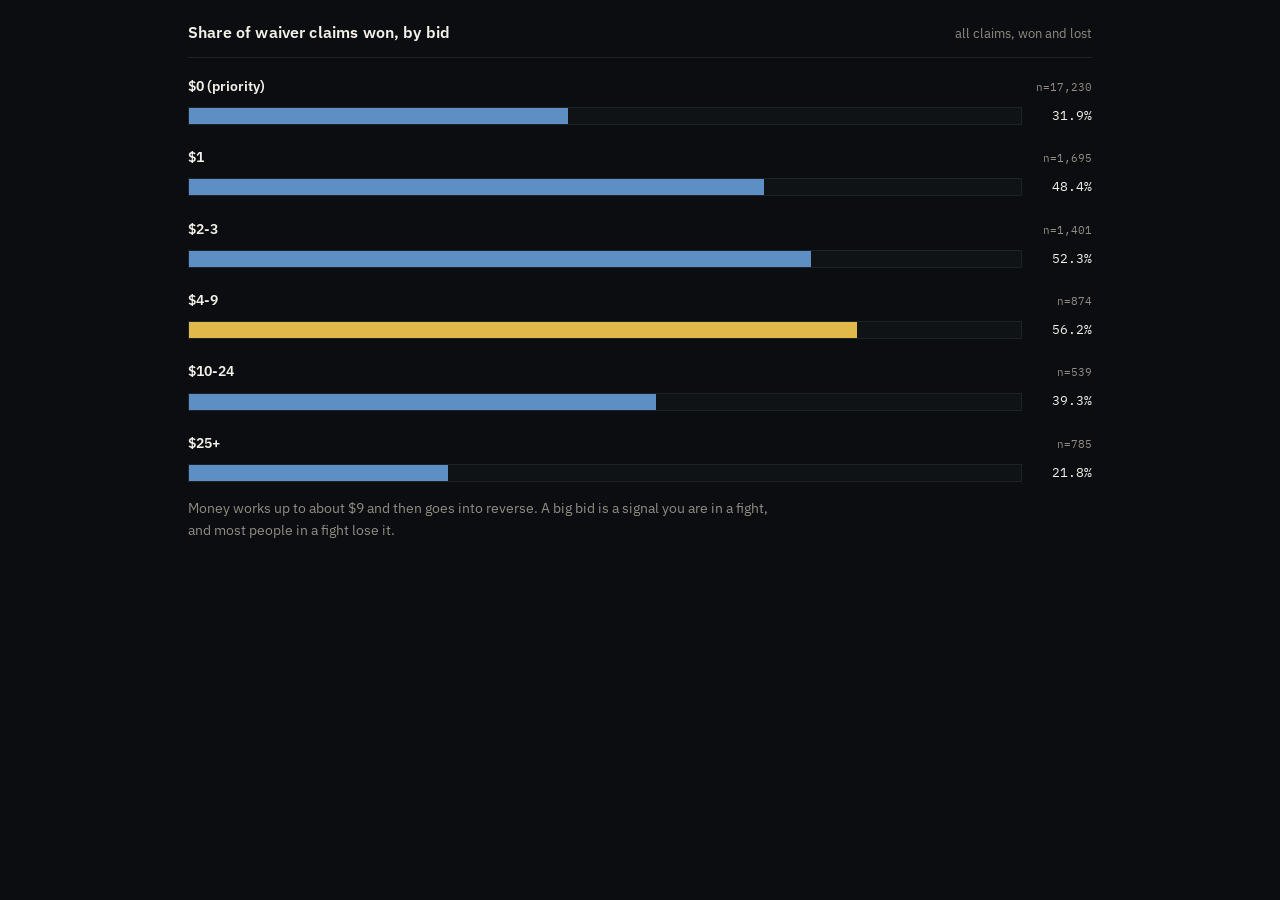
<file: site/embed/faab.html>
<!doctype html>
<html lang="en">
<head>
<meta charset="utf-8">
<meta name="viewport" content="width=device-width, initial-scale=1">
<title>What a FAAB bid buys</title>
<link rel="preconnect" href="https://fonts.googleapis.com">
<link rel="preconnect" href="https://fonts.gstatic.com" crossorigin>
<link href="https://fonts.googleapis.com/css2?family=Anton&family=IBM+Plex+Mono:wght@400;500;600&family=IBM+Plex+Sans:wght@400;500;600&display=swap" rel="stylesheet">
<style>
/* The Draft Society - floodlit matchday.
   Black and gold, Anton for headlines, IBM Plex Mono for anything that should
   read like a readout. Built dark from the first line, never inverted.

   On the type split, which is the main thing that makes this readable: the
   house spec asks for Plex Mono on *data, stats and labels*, not on running
   prose. Mono is tiring in bulk - every character the same width, no word
   shapes to lock on to - so body copy is IBM Plex Sans, from the same
   superfamily, and the mono is kept for numbers, tables, labels and chart
   furniture where the tabular alignment earns its place.

   Colour: gold is the accent of the brand, but a page of nothing but gold on
   black is both monotonous and hard to read. Each page carries its own
   --accent, and the data colours below are a proper categorical set rather
   than three shades of the same thing.

   Everything is capped at 940px because these pages are iframed into Wix at
   that width, and must stay readable down to phone widths inside that
   ceiling. Font fallbacks are a condensed serif and a real monospace, not
   Arial, so a sandboxed iframe that cannot reach Google Fonts still looks
   deliberate. */

:root {
  /* Surfaces: a blue-black rather than dead #000, layered so panels read as
     lit from above rather than as holes. */
  --black: #0b0d10;
  --panel: #14171b;
  --panel-2: #1a1e23;
  --panel-edge: #262c33;
  --hairline: #1d2228;

  --gold: #e0b94a;
  --gold-deep: #c9a227;
  --gold-dim: rgba(224, 185, 74, 0.2);

  /* Headings stay bright; body copy sits a step down, which is what stops a
     long page glaring. */
  --white: #f4f1ea;
  --text: #cfcbc3;
  --grey: #938d84;
  --grey-dim: #645f59;

  /* Categorical data colours. Buckets keep one colour each across every page
     so a reader learns them once. */
  --waivers: #5e8fc4;
  --snipe: #e0b94a;
  --late: #d2743f;
  --baseline: #5f6a72;

  /* Extra hues for cuts that are not buckets (positions, phases). */
  --teal: #3f9e8c;
  --violet: #9183cc;
  --rose: #c96a84;

  --accent: var(--gold);

  --max: 940px;
  --head: Anton, 'Arial Narrow', 'Times New Roman', serif;
  --sans: 'IBM Plex Sans', system-ui, 'Segoe UI', sans-serif;
  --mono: 'IBM Plex Mono', ui-monospace, 'Courier New', monospace;
}

/* Per-page accents, so moving between pages feels like moving. */
body.p-timing    { --accent: var(--gold); }
body.p-positions { --accent: var(--teal); }
body.p-season    { --accent: var(--violet); }
body.p-money     { --accent: var(--late); }
body.p-best      { --accent: var(--waivers); }
body.p-method    { --accent: var(--grey); }

* { box-sizing: border-box; }

html { -webkit-text-size-adjust: 100%; }

body {
  margin: 0;
  background: var(--black);
  color: var(--text);
  font-family: var(--sans);
  font-size: 16.5px;
  line-height: 1.72;
  background-image:
    radial-gradient(90% 55% at 50% -10%, rgba(224, 185, 74, 0.09), transparent 62%),
    radial-gradient(70% 45% at 85% 8%, rgba(94, 143, 196, 0.07), transparent 60%);
  background-repeat: no-repeat;
}

.wrap { max-width: var(--max); margin: 0 auto; padding: 30px 18px 80px; }

/* ---------------------------------------------------------------- type --- */

h1, h2, .stat-value, .masthead-title {
  font-family: var(--head);
  font-weight: 400;
  letter-spacing: 0.012em;
  text-transform: uppercase;
  margin: 0;
  color: var(--white);
}

h1 { font-size: clamp(32px, 7.2vw, 56px); line-height: 1.02; margin-bottom: 12px; }

h2 {
  font-size: clamp(21px, 4vw, 29px);
  line-height: 1.12;
  margin: 52px 0 10px;
  padding-bottom: 9px;
  border-bottom: 1px solid var(--panel-edge);
  position: relative;
}
/* A short accent stub under each section rule - the only place the page
   colour shows as a block. */
h2::after {
  content: '';
  position: absolute;
  left: 0; bottom: -1px;
  width: 54px; height: 2px;
  background: var(--accent);
}

/* h3 drops Anton and the caps: inside a panel it is a label, not a headline,
   and shouting twice in one box is what made this tiring. */
h3 {
  font-family: var(--sans);
  font-size: 15.5px;
  font-weight: 600;
  letter-spacing: 0.01em;
  color: var(--white);
  margin: 0;
}

p { margin: 13px 0; max-width: 70ch; }

a { color: var(--accent); text-decoration: none;
  border-bottom: 1px solid var(--gold-dim); }
a:hover { border-bottom-color: var(--accent); }

strong { color: var(--white); font-weight: 600; }
em { color: var(--white); font-style: italic; }

.lede { font-size: 18px; line-height: 1.68; color: #e2ded6; max-width: 62ch; }

.kicker {
  font-family: var(--mono);
  font-size: 11px;
  letter-spacing: 0.2em;
  text-transform: uppercase;
  color: var(--accent);
  margin-bottom: 10px;
}

.note { font-size: 13.5px; line-height: 1.6; color: var(--grey); max-width: 74ch; }

.caveat {
  border-left: 2px solid var(--accent);
  background: linear-gradient(90deg, rgba(255, 255, 255, 0.035), transparent 70%);
  padding: 13px 16px;
  margin: 20px 0;
  font-size: 15px;
  color: #d6d2ca;
  max-width: 74ch;
}

ul { max-width: 70ch; padding-left: 20px; }
li { margin: 7px 0; }

/* ------------------------------------------------------------- masthead --- */

.masthead { border-bottom: 1px solid var(--panel-edge); padding-bottom: 14px;
  margin-bottom: 26px; }

.masthead-title { font-size: 18px; letter-spacing: 0.04em; }
.masthead-title span { color: var(--accent); }

nav { margin-top: 13px; display: flex; flex-wrap: wrap; gap: 2px 0; }

nav a {
  font-family: var(--mono);
  font-size: 12px;
  letter-spacing: 0.04em;
  padding: 5px 13px 5px 0;
  margin-right: 10px;
  border: 0;
  color: var(--grey);
}
nav a:hover { color: var(--white); }
nav a[aria-current='page'] { color: var(--accent); }

/* ---------------------------------------------------------------- stats --- */

.stat-row {
  display: grid;
  grid-template-columns: repeat(auto-fit, minmax(150px, 1fr));
  gap: 10px;
  margin: 24px 0;
}

/* Separate bordered cards rather than one hairline-gridded block. A single
   block leaves the container's own background showing as a dead rectangle
   wherever the last row is short of cards, and `min-width: 0` is what stops
   a long label pushing its track past the minmax and forcing a wrap in the
   first place - grid tracks default to min-content, not zero. */
.stat {
  background: linear-gradient(180deg, var(--panel-2), var(--panel));
  border: 1px solid var(--panel-edge);
  padding: 16px 17px 15px;
  min-width: 0;
}

.stat-label {
  font-family: var(--mono);
  font-size: 10.5px;
  letter-spacing: 0.12em;
  text-transform: uppercase;
  color: var(--grey);
  margin-bottom: 9px;
}

.stat-value { font-size: 34px; line-height: 1; }
.stat-value.gold { color: var(--gold);
  text-shadow: 0 0 26px rgba(224, 185, 74, 0.32); }
.stat-sub { font-size: 12.5px; line-height: 1.45; color: var(--grey);
  margin-top: 6px; }

/* --------------------------------------------------------------- panels --- */

.panel {
  background: linear-gradient(180deg, var(--panel-2), var(--panel));
  border: 1px solid var(--panel-edge);
  padding: 19px 18px 16px;
  margin: 22px 0;
}

.panel-head { display: flex; justify-content: space-between; align-items: baseline;
  gap: 12px; flex-wrap: wrap; margin-bottom: 16px;
  padding-bottom: 11px; border-bottom: 1px solid var(--hairline); }
.panel-head .note { font-size: 12.5px; }

.legend { display: flex; flex-wrap: wrap; gap: 4px 16px; margin: 0;
  font-family: var(--mono); font-size: 11.5px; color: var(--grey); }
.legend span { display: inline-flex; align-items: center; gap: 6px; }
.legend i { width: 11px; height: 11px; display: inline-block; flex: 0 0 auto; }

/* --------------------------------------------------------------- tables --- */

.scroll { overflow-x: auto; -webkit-overflow-scrolling: touch; margin: 18px 0; }

table { border-collapse: collapse; width: 100%; font-family: var(--mono);
  font-size: 13px; min-width: 520px; }

th, td { padding: 9px 11px; text-align: right; border-bottom: 1px solid var(--hairline);
  white-space: nowrap; }
th:first-child, td:first-child { text-align: left; }

thead th {
  font-size: 10.5px;
  letter-spacing: 0.09em;
  text-transform: uppercase;
  color: var(--accent);
  border-bottom: 1px solid var(--panel-edge);
  background: var(--panel);
  position: sticky;
  top: 0;
}

tbody tr:nth-child(even) td { background: rgba(255, 255, 255, 0.016); }
tbody tr:hover td { background: rgba(224, 185, 74, 0.06); }

th.sortable { cursor: pointer; user-select: none; }
th.sortable:hover { color: var(--white); }
th.sortable::after { content: '  \2195'; opacity: 0.3; }
th.sortable[data-dir='asc']::after { content: '  \2191'; opacity: 1; }
th.sortable[data-dir='desc']::after { content: '  \2193'; opacity: 1; }

td.num, th.num { font-variant-numeric: tabular-nums; }
.thin { color: var(--gold-deep); font-size: 11px; }

.tag {
  font-family: var(--mono);
  font-size: 10px;
  letter-spacing: 0.06em;
  text-transform: uppercase;
  padding: 2px 7px;
  border: 1px solid currentColor;
}
.tag.waivers { color: var(--waivers); }
.tag.lineup_snipe { color: var(--snipe); }
.tag.late_add { color: var(--late); }

/* ----------------------------------------------------- bars (horizontal) --- */
/* Divs rather than SVG so every label stays at a real font size at every
   width. A viewBox-scaled SVG shrinks its own text to nothing on a phone. */

.bars-group { margin: 0 0 18px; }
.bars-group:last-child { margin-bottom: 4px; }

.bars-label {
  display: flex; justify-content: space-between; align-items: baseline;
  gap: 10px; margin-bottom: 7px;
  font-family: var(--sans); font-size: 14px; font-weight: 600;
  color: var(--white);
}
.bars-note { font-family: var(--mono); font-style: normal; font-size: 11px;
  font-weight: 400; color: var(--grey); }

.bars-line { display: flex; align-items: center; gap: 10px; margin-bottom: 5px; }

.bars-key { flex: 0 0 76px; font-family: var(--mono); font-size: 11px;
  color: var(--grey); }

.bars-track {
  flex: 1 1 auto; height: 18px; min-width: 40px;
  background: #11141700; border: 1px solid var(--hairline);
  background-color: #101316;
}

.bars-fill { height: 100%; min-width: 2px; transition: width .4s ease; }

.bars-value {
  flex: 0 0 auto; min-width: 60px; text-align: right;
  font-family: var(--mono); font-size: 13px;
  font-variant-numeric: tabular-nums; color: var(--white);
}

/* ------------------------------------------------------ columns (vertical) --- */

.cols { display: flex; align-items: flex-end; gap: 2px; height: 215px;
  margin-top: 8px; }

.cols-col { flex: 1 1 0; min-width: 0; display: flex; flex-direction: column;
  justify-content: flex-end; height: 100%; }

.cols-value { font-family: var(--mono); font-size: 10px; text-align: center;
  color: var(--grey); margin-bottom: 3px;
  font-variant-numeric: tabular-nums; min-height: 13px; }

.cols-track { flex: 1 1 auto; display: flex; align-items: flex-end; }

.cols-fill { width: 100%; background: var(--waivers); min-height: 2px;
  transition: height .4s ease; }

.cols-col.is-hot .cols-value { color: var(--gold); }
.cols-col.is-hot .cols-fill { box-shadow: 0 0 18px rgba(224, 185, 74, 0.5); }

.cols-label { font-family: var(--mono); font-size: 10px; text-align: center;
  color: var(--grey-dim); margin-top: 6px; min-height: 13px; white-space: nowrap; }

/* --------------------------------------------------------------- footer --- */

footer {
  margin-top: 58px; padding-top: 18px;
  border-top: 1px solid var(--panel-edge);
  font-size: 13px; color: var(--grey-dim);
}
footer a { color: var(--grey); border: 0; }
footer a:hover { color: var(--accent); }

/* ---------------------------------------------- standalone embed variant --- */
/* The one-chart pages in site/embed/, which Wix iframes on their own. No
   masthead, no page padding, nothing that assumes a surrounding page. */

body.embed { background-image: none; }
body.embed .wrap { padding: 0; }
body.embed .panel { margin: 0; border: 0; background: var(--black); }

@media (max-width: 560px) {
  body { font-size: 16px; }
  .lede { font-size: 16.5px; }
  .stat-value { font-size: 28px; }
  .wrap { padding: 22px 16px 52px; }
  /* A dozen numbers across a phone collide into a smear; the bar heights and
     the axis still carry the shape, and the hover title has the figure. */
  .cols-value { display: none; }
  .cols { height: 170px; }
  .bars-key { flex-basis: 60px; }
  .bars-value { min-width: 52px; font-size: 12px; }
}

</style>
</head>
<body class="embed">
<div class="wrap">
  <div class="panel">
    <div class="panel-head">
      <h3>Share of waiver claims won, by bid</h3>
      <span class="note">all claims, won and lost</span>
    </div>
    <div id="chart"></div>
    <p class="note" style="margin-top:14px">Money works up to about $9 and then goes into reverse. A big bid is a signal you are in a fight, and most people in a fight lose it.</p>
  </div>
</div>
<script>/* Generated by analysis/metrics.py - do not edit by hand. */
window.PICKUP_METRICS = {
 "generated": "2026-11-08T10:39:56+01:00",
 "bucket_labels": {
  "waivers": "Waivers (>KO-75)",
  "lineup_snipe": "Lineup snipe (KO-75 to KO-70)",
  "late_add": "Late add (KO-70 to KO)"
 },
 "lock_minutes": 75,
 "snipe_floor": 70,
 "counts": {
  "events": 22488,
  "unique_player_gameweeks": 7589,
  "baseline": 51511
 },
 "per_event": {
  "waivers": {
   "n": 16555,
   "start_rate": 66.7,
   "mean_fpts": 6.12,
   "median_fpts": 4.25,
   "pps": 8.38,
   "mean_next4": 21.62,
   "mean_held": 22.15,
   "mean_fpts_if_started": 8.38
  },
  "lineup_snipe": {
   "n": 1075,
   "start_rate": 97.7,
   "mean_fpts": 7.74,
   "median_fpts": 6.0,
   "pps": 7.88,
   "mean_next4": 20.86,
   "mean_held": 15.58,
   "mean_fpts_if_started": 7.88
  },
  "late_add": {
   "n": 4858,
   "start_rate": 98.0,
   "mean_fpts": 7.07,
   "median_fpts": 5.5,
   "pps": 7.19,
   "mean_next4": 21.18,
   "mean_held": 18.34,
   "mean_fpts_if_started": 7.19
  }
 },
 "per_unique": {
  "waivers": {
   "n": 4770,
   "start_rate": 63.3,
   "mean_fpts": 5.48,
   "median_fpts": 3.5,
   "pps": 7.86,
   "mean_next4": 20.04,
   "mean_held": 21.2,
   "mean_fpts_if_started": 7.86
  },
  "lineup_snipe": {
   "n": 628,
   "start_rate": 96.3,
   "mean_fpts": 7.28,
   "median_fpts": 5.75,
   "pps": 7.48,
   "mean_next4": 20.91,
   "mean_held": 14.04,
   "mean_fpts_if_started": 7.48
  },
  "late_add": {
   "n": 2191,
   "start_rate": 96.2,
   "mean_fpts": 7.0,
   "median_fpts": 5.5,
   "pps": 7.23,
   "mean_next4": 21.82,
   "mean_held": 20.58,
   "mean_fpts_if_started": 7.23
  }
 },
 "baseline": {
  "n": 51511,
  "mean_fpts": 6.49,
  "median_fpts": 5.25,
  "conditioned_on_start": true,
  "mean_per_gameweek": 1355.6
 },
 "by_position": {
  "D": {
   "waivers": {
    "n": 6261,
    "start_rate": 72.2,
    "mean_fpts": 6.91,
    "median_fpts": 5.25,
    "pps": 9.13,
    "mean_next4": 23.57,
    "mean_held": 24.6,
    "mean_fpts_if_started": 9.13
   },
   "lineup_snipe": {
    "n": 363,
    "start_rate": 98.3,
    "mean_fpts": 9.4,
    "median_fpts": 7.5,
    "pps": 9.53,
    "mean_next4": 23.45,
    "mean_held": 17.9,
    "mean_fpts_if_started": 9.53
   },
   "late_add": {
    "n": 1815,
    "start_rate": 98.8,
    "mean_fpts": 7.66,
    "median_fpts": 6.75,
    "pps": 7.74,
    "mean_next4": 22.14,
    "mean_held": 19.91,
    "mean_fpts_if_started": 7.74
   }
  },
  "F": {
   "waivers": {
    "n": 3500,
    "start_rate": 50.3,
    "mean_fpts": 5.19,
    "median_fpts": 3.0,
    "pps": 7.97,
    "mean_next4": 18.75,
    "mean_held": 17.57,
    "mean_fpts_if_started": 7.97
   },
   "lineup_snipe": {
    "n": 290,
    "start_rate": 97.2,
    "mean_fpts": 7.39,
    "median_fpts": 5.0,
    "pps": 7.55,
    "mean_next4": 17.83,
    "mean_held": 11.18,
    "mean_fpts_if_started": 7.55
   },
   "late_add": {
    "n": 979,
    "start_rate": 96.7,
    "mean_fpts": 6.66,
    "median_fpts": 4.5,
    "pps": 6.82,
    "mean_next4": 20.22,
    "mean_held": 16.7,
    "mean_fpts_if_started": 6.82
   }
  },
  "G": {
   "waivers": {
    "n": 1319,
    "start_rate": 89.6,
    "mean_fpts": 7.36,
    "median_fpts": 6.5,
    "pps": 8.21,
    "mean_next4": 26.76,
    "mean_held": 26.94,
    "mean_fpts_if_started": 8.21
   },
   "lineup_snipe": {
    "n": 34,
    "start_rate": 100.0,
    "mean_fpts": 6.21,
    "median_fpts": 5.25,
    "pps": 6.21,
    "mean_next4": 22.62,
    "mean_held": 13.04,
    "mean_fpts_if_started": 6.21
   },
   "late_add": {
    "n": 312,
    "start_rate": 99.0,
    "mean_fpts": 7.33,
    "median_fpts": 6.25,
    "pps": 7.4,
    "mean_next4": 24.31,
    "mean_held": 24.78,
    "mean_fpts_if_started": 7.4
   }
  },
  "M": {
   "waivers": {
    "n": 5475,
    "start_rate": 65.3,
    "mean_fpts": 5.51,
    "median_fpts": 4.0,
    "pps": 7.68,
    "mean_next4": 19.99,
    "mean_held": 21.12,
    "mean_fpts_if_started": 7.68
   },
   "lineup_snipe": {
    "n": 388,
    "start_rate": 97.2,
    "mean_fpts": 6.6,
    "median_fpts": 5.0,
    "pps": 6.72,
    "mean_next4": 20.54,
    "mean_held": 16.92,
    "mean_fpts_if_started": 6.72
   },
   "late_add": {
    "n": 1752,
    "start_rate": 97.8,
    "mean_fpts": 6.65,
    "median_fpts": 5.0,
    "pps": 6.78,
    "mean_next4": 20.16,
    "mean_held": 16.48,
    "mean_fpts_if_started": 6.78
   }
  }
 },
 "by_phase": {
  "early": {
   "waivers": {
    "n": 5459,
    "start_rate": 66.0,
    "mean_fpts": 5.86,
    "median_fpts": 4.0,
    "pps": 8.02,
    "mean_next4": 21.84,
    "mean_held": 30.06,
    "mean_fpts_if_started": 8.02
   },
   "lineup_snipe": {
    "n": 383,
    "start_rate": 97.9,
    "mean_fpts": 7.84,
    "median_fpts": 6.0,
    "pps": 7.98,
    "mean_next4": 21.15,
    "mean_held": 20.81,
    "mean_fpts_if_started": 7.98
   },
   "late_add": {
    "n": 1443,
    "start_rate": 98.1,
    "mean_fpts": 7.05,
    "median_fpts": 5.25,
    "pps": 7.17,
    "mean_next4": 21.45,
    "mean_held": 20.08,
    "mean_fpts_if_started": 7.17
   }
  },
  "mid": {
   "waivers": {
    "n": 5534,
    "start_rate": 64.7,
    "mean_fpts": 5.82,
    "median_fpts": 4.25,
    "pps": 8.14,
    "mean_next4": 22.14,
    "mean_held": 21.89,
    "mean_fpts_if_started": 8.14
   },
   "lineup_snipe": {
    "n": 376,
    "start_rate": 97.6,
    "mean_fpts": 7.33,
    "median_fpts": 5.25,
    "pps": 7.43,
    "mean_next4": 20.7,
    "mean_held": 11.98,
    "mean_fpts_if_started": 7.43
   },
   "late_add": {
    "n": 1719,
    "start_rate": 97.7,
    "mean_fpts": 7.08,
    "median_fpts": 5.5,
    "pps": 7.21,
    "mean_next4": 22.57,
    "mean_held": 20.05,
    "mean_fpts_if_started": 7.21
   }
  },
  "late": {
   "waivers": {
    "n": 5562,
    "start_rate": 69.3,
    "mean_fpts": 6.67,
    "median_fpts": 5.0,
    "pps": 8.93,
    "mean_next4": 20.89,
    "mean_held": 14.65,
    "mean_fpts_if_started": 8.93
   },
   "lineup_snipe": {
    "n": 316,
    "start_rate": 97.5,
    "mean_fpts": 8.11,
    "median_fpts": 6.5,
    "pps": 8.3,
    "mean_next4": 20.69,
    "mean_held": 13.51,
    "mean_fpts_if_started": 8.3
   },
   "late_add": {
    "n": 1696,
    "start_rate": 98.2,
    "mean_fpts": 7.09,
    "median_fpts": 5.75,
    "pps": 7.19,
    "mean_next4": 19.54,
    "mean_held": 15.12,
    "mean_fpts_if_started": 7.19
   }
  }
 },
 "by_gameweek": {
  "1": {
   "waivers": {
    "n": 402,
    "start_rate": 60.0,
    "mean_fpts": 6.28,
    "median_fpts": 4.5,
    "pps": 10.01,
    "mean_next4": 21.06,
    "mean_held": 27.1,
    "mean_fpts_if_started": 10.01
   },
   "lineup_snipe": {
    "n": 38,
    "start_rate": 97.4,
    "mean_fpts": 8.52,
    "median_fpts": 5.5,
    "pps": 8.75,
    "mean_next4": 28.87,
    "mean_held": 34.01,
    "mean_fpts_if_started": 8.75
   },
   "late_add": {
    "n": 118,
    "start_rate": 97.5,
    "mean_fpts": 7.21,
    "median_fpts": 4.88,
    "pps": 7.4,
    "mean_next4": 20.63,
    "mean_held": 19.96,
    "mean_fpts_if_started": 7.4
   }
  },
  "2": {
   "waivers": {
    "n": 517,
    "start_rate": 71.8,
    "mean_fpts": 6.21,
    "median_fpts": 3.5,
    "pps": 8.24,
    "mean_next4": 22.39,
    "mean_held": 33.39,
    "mean_fpts_if_started": 8.24
   },
   "lineup_snipe": {
    "n": 31,
    "start_rate": 93.5,
    "mean_fpts": 3.4,
    "median_fpts": 2.5,
    "pps": 3.54,
    "mean_next4": 15.93,
    "mean_held": 5.63,
    "mean_fpts_if_started": 3.54
   },
   "late_add": {
    "n": 77,
    "start_rate": 97.4,
    "mean_fpts": 5.76,
    "median_fpts": 4.5,
    "pps": 5.9,
    "mean_next4": 20.88,
    "mean_held": 21.63,
    "mean_fpts_if_started": 5.9
   }
  },
  "3": {
   "waivers": {
    "n": 484,
    "start_rate": 69.4,
    "mean_fpts": 3.83,
    "median_fpts": 2.38,
    "pps": 5.06,
    "mean_next4": 19.5,
    "mean_held": 20.44,
    "mean_fpts_if_started": 5.06
   },
   "lineup_snipe": {
    "n": 40,
    "start_rate": 97.5,
    "mean_fpts": 10.84,
    "median_fpts": 12.25,
    "pps": 10.99,
    "mean_next4": 23.18,
    "mean_held": 36.42,
    "mean_fpts_if_started": 10.99
   },
   "late_add": {
    "n": 100,
    "start_rate": 99.0,
    "mean_fpts": 6.54,
    "median_fpts": 4.88,
    "pps": 6.61,
    "mean_next4": 21.36,
    "mean_held": 8.44,
    "mean_fpts_if_started": 6.61
   }
  },
  "4": {
   "waivers": {
    "n": 726,
    "start_rate": 57.6,
    "mean_fpts": 5.63,
    "median_fpts": 3.75,
    "pps": 9.14,
    "mean_next4": 19.7,
    "mean_held": 46.48,
    "mean_fpts_if_started": 9.14
   },
   "lineup_snipe": {
    "n": 47,
    "start_rate": 100.0,
    "mean_fpts": 6.37,
    "median_fpts": 6.0,
    "pps": 6.37,
    "mean_next4": 20.37,
    "mean_held": 10.03,
    "mean_fpts_if_started": 6.37
   },
   "late_add": {
    "n": 158,
    "start_rate": 98.7,
    "mean_fpts": 5.86,
    "median_fpts": 4.62,
    "pps": 5.93,
    "mean_next4": 21.18,
    "mean_held": 18.91,
    "mean_fpts_if_started": 5.93
   }
  },
  "5": {
   "waivers": {
    "n": 417,
    "start_rate": 67.4,
    "mean_fpts": 6.33,
    "median_fpts": 4.5,
    "pps": 8.14,
    "mean_next4": 21.86,
    "mean_held": 27.68,
    "mean_fpts_if_started": 8.14
   },
   "lineup_snipe": {
    "n": 30,
    "start_rate": 96.7,
    "mean_fpts": 6.94,
    "median_fpts": 4.62,
    "pps": 7.18,
    "mean_next4": 20.32,
    "mean_held": 32.02,
    "mean_fpts_if_started": 7.18
   },
   "late_add": {
    "n": 144,
    "start_rate": 98.6,
    "mean_fpts": 6.5,
    "median_fpts": 5.12,
    "pps": 6.58,
    "mean_next4": 19.27,
    "mean_held": 23.76,
    "mean_fpts_if_started": 6.58
   }
  },
  "6": {
   "waivers": {
    "n": 441,
    "start_rate": 70.5,
    "mean_fpts": 5.91,
    "median_fpts": 4.25,
    "pps": 7.53,
    "mean_next4": 21.48,
    "mean_held": 33.7,
    "mean_fpts_if_started": 7.53
   },
   "lineup_snipe": {
    "n": 31,
    "start_rate": 100.0,
    "mean_fpts": 6.33,
    "median_fpts": 5.0,
    "pps": 6.33,
    "mean_next4": 14.66,
    "mean_held": 22.42,
    "mean_fpts_if_started": 6.33
   },
   "late_add": {
    "n": 112,
    "start_rate": 99.1,
    "mean_fpts": 6.59,
    "median_fpts": 5.25,
    "pps": 6.65,
    "mean_next4": 21.62,
    "mean_held": 20.35,
    "mean_fpts_if_started": 6.65
   }
  },
  "7": {
   "waivers": {
    "n": 488,
    "start_rate": 67.6,
    "mean_fpts": 5.89,
    "median_fpts": 4.75,
    "pps": 7.8,
    "mean_next4": 24.38,
    "mean_held": 30.86,
    "mean_fpts_if_started": 7.8
   },
   "lineup_snipe": {
    "n": 27,
    "start_rate": 92.6,
    "mean_fpts": 7.19,
    "median_fpts": 4.25,
    "pps": 7.66,
    "mean_next4": 20.02,
    "mean_held": 35.27,
    "mean_fpts_if_started": 7.66
   },
   "late_add": {
    "n": 140,
    "start_rate": 97.9,
    "mean_fpts": 8.01,
    "median_fpts": 5.38,
    "pps": 8.14,
    "mean_next4": 22.94,
    "mean_held": 20.39,
    "mean_fpts_if_started": 8.14
   }
  },
  "8": {
   "waivers": {
    "n": 398,
    "start_rate": 62.3,
    "mean_fpts": 5.59,
    "median_fpts": 2.75,
    "pps": 7.73,
    "mean_next4": 21.91,
    "mean_held": 25.98,
    "mean_fpts_if_started": 7.73
   },
   "lineup_snipe": {
    "n": 38,
    "start_rate": 100.0,
    "mean_fpts": 12.35,
    "median_fpts": 8.25,
    "pps": 12.35,
    "mean_next4": 27.43,
    "mean_held": 12.2,
    "mean_fpts_if_started": 12.35
   },
   "late_add": {
    "n": 144,
    "start_rate": 99.3,
    "mean_fpts": 7.43,
    "median_fpts": 4.25,
    "pps": 7.48,
    "mean_next4": 25.22,
    "mean_held": 25.86,
    "mean_fpts_if_started": 7.48
   }
  },
  "9": {
   "waivers": {
    "n": 426,
    "start_rate": 65.7,
    "mean_fpts": 5.85,
    "median_fpts": 4.75,
    "pps": 7.73,
    "mean_next4": 20.67,
    "mean_held": 22.56,
    "mean_fpts_if_started": 7.73
   },
   "lineup_snipe": {
    "n": 34,
    "start_rate": 100.0,
    "mean_fpts": 5.76,
    "median_fpts": 5.75,
    "pps": 5.76,
    "mean_next4": 14.11,
    "mean_held": 7.21,
    "mean_fpts_if_started": 5.76
   },
   "late_add": {
    "n": 124,
    "start_rate": 97.6,
    "mean_fpts": 7.2,
    "median_fpts": 5.75,
    "pps": 7.38,
    "mean_next4": 16.82,
    "mean_held": 15.65,
    "mean_fpts_if_started": 7.38
   }
  },
  "10": {
   "waivers": {
    "n": 368,
    "start_rate": 64.9,
    "mean_fpts": 5.68,
    "median_fpts": 4.0,
    "pps": 8.24,
    "mean_next4": 22.55,
    "mean_held": 30.6,
    "mean_fpts_if_started": 8.24
   },
   "lineup_snipe": {
    "n": 17,
    "start_rate": 100.0,
    "mean_fpts": 9.25,
    "median_fpts": 8.25,
    "pps": 9.25,
    "mean_next4": 27.19,
    "mean_held": 41.57,
    "mean_fpts_if_started": 9.25
   },
   "late_add": {
    "n": 96,
    "start_rate": 97.9,
    "mean_fpts": 8.0,
    "median_fpts": 4.88,
    "pps": 8.17,
    "mean_next4": 24.88,
    "mean_held": 29.77,
    "mean_fpts_if_started": 8.17
   }
  },
  "11": {
   "waivers": {
    "n": 392,
    "start_rate": 80.6,
    "mean_fpts": 8.67,
    "median_fpts": 8.25,
    "pps": 9.95,
    "mean_next4": 27.76,
    "mean_held": 31.49,
    "mean_fpts_if_started": 9.95
   },
   "lineup_snipe": {
    "n": 11,
    "start_rate": 100.0,
    "mean_fpts": 11.2,
    "median_fpts": 11.75,
    "pps": 11.2,
    "mean_next4": 20.52,
    "mean_held": 13.77,
    "mean_fpts_if_started": 11.2
   },
   "late_add": {
    "n": 79,
    "start_rate": 97.5,
    "mean_fpts": 9.14,
    "median_fpts": 9.5,
    "pps": 9.33,
    "mean_next4": 23.04,
    "mean_held": 23.48,
    "mean_fpts_if_started": 9.33
   }
  },
  "12": {
   "waivers": {
    "n": 400,
    "start_rate": 57.8,
    "mean_fpts": 4.97,
    "median_fpts": 3.5,
    "pps": 6.51,
    "mean_next4": 20.59,
    "mean_held": 18.17,
    "mean_fpts_if_started": 6.51
   },
   "lineup_snipe": {
    "n": 39,
    "start_rate": 97.4,
    "mean_fpts": 7.61,
    "median_fpts": 11.25,
    "pps": 7.82,
    "mean_next4": 20.79,
    "mean_held": 10.3,
    "mean_fpts_if_started": 7.82
   },
   "late_add": {
    "n": 151,
    "start_rate": 96.7,
    "mean_fpts": 6.94,
    "median_fpts": 5.5,
    "pps": 7.15,
    "mean_next4": 20.46,
    "mean_held": 14.53,
    "mean_fpts_if_started": 7.15
   }
  },
  "13": {
   "waivers": {
    "n": 446,
    "start_rate": 60.5,
    "mean_fpts": 5.14,
    "median_fpts": 2.88,
    "pps": 7.73,
    "mean_next4": 21.76,
    "mean_held": 23.13,
    "mean_fpts_if_started": 7.73
   },
   "lineup_snipe": {
    "n": 32,
    "start_rate": 100.0,
    "mean_fpts": 10.28,
    "median_fpts": 13.0,
    "pps": 10.28,
    "mean_next4": 22.92,
    "mean_held": 21.29,
    "mean_fpts_if_started": 10.28
   },
   "late_add": {
    "n": 112,
    "start_rate": 96.4,
    "mean_fpts": 8.57,
    "median_fpts": 5.38,
    "pps": 8.74,
    "mean_next4": 22.66,
    "mean_held": 17.96,
    "mean_fpts_if_started": 8.74
   }
  },
  "14": {
   "waivers": {
    "n": 406,
    "start_rate": 69.0,
    "mean_fpts": 5.88,
    "median_fpts": 4.0,
    "pps": 7.85,
    "mean_next4": 22.67,
    "mean_held": 25.22,
    "mean_fpts_if_started": 7.85
   },
   "lineup_snipe": {
    "n": 53,
    "start_rate": 98.1,
    "mean_fpts": 8.9,
    "median_fpts": 8.0,
    "pps": 8.94,
    "mean_next4": 18.19,
    "mean_held": 11.41,
    "mean_fpts_if_started": 8.94
   },
   "late_add": {
    "n": 163,
    "start_rate": 99.4,
    "mean_fpts": 6.96,
    "median_fpts": 5.0,
    "pps": 7.0,
    "mean_next4": 19.25,
    "mean_held": 24.3,
    "mean_fpts_if_started": 7.0
   }
  },
  "15": {
   "waivers": {
    "n": 359,
    "start_rate": 64.6,
    "mean_fpts": 5.76,
    "median_fpts": 4.0,
    "pps": 8.01,
    "mean_next4": 22.7,
    "mean_held": 27.89,
    "mean_fpts_if_started": 8.01
   },
   "lineup_snipe": {
    "n": 24,
    "start_rate": 91.7,
    "mean_fpts": 5.95,
    "median_fpts": 5.25,
    "pps": 6.49,
    "mean_next4": 16.61,
    "mean_held": 7.98,
    "mean_fpts_if_started": 6.49
   },
   "late_add": {
    "n": 119,
    "start_rate": 100.0,
    "mean_fpts": 6.71,
    "median_fpts": 5.5,
    "pps": 6.71,
    "mean_next4": 21.93,
    "mean_held": 15.78,
    "mean_fpts_if_started": 6.71
   }
  },
  "16": {
   "waivers": {
    "n": 460,
    "start_rate": 54.8,
    "mean_fpts": 5.03,
    "median_fpts": 3.75,
    "pps": 7.06,
    "mean_next4": 20.56,
    "mean_held": 18.98,
    "mean_fpts_if_started": 7.06
   },
   "lineup_snipe": {
    "n": 22,
    "start_rate": 100.0,
    "mean_fpts": 8.61,
    "median_fpts": 4.12,
    "pps": 8.61,
    "mean_next4": 23.72,
    "mean_held": 10.8,
    "mean_fpts_if_started": 8.61
   },
   "late_add": {
    "n": 108,
    "start_rate": 95.4,
    "mean_fpts": 5.44,
    "median_fpts": 3.75,
    "pps": 5.58,
    "mean_next4": 19.96,
    "mean_held": 19.78,
    "mean_fpts_if_started": 5.58
   }
  },
  "17": {
   "waivers": {
    "n": 417,
    "start_rate": 69.3,
    "mean_fpts": 5.45,
    "median_fpts": 3.5,
    "pps": 7.41,
    "mean_next4": 20.85,
    "mean_held": 18.29,
    "mean_fpts_if_started": 7.41
   },
   "lineup_snipe": {
    "n": 35,
    "start_rate": 97.1,
    "mean_fpts": 6.89,
    "median_fpts": 3.5,
    "pps": 7.09,
    "mean_next4": 25.72,
    "mean_held": 10.96,
    "mean_fpts_if_started": 7.09
   },
   "late_add": {
    "n": 112,
    "start_rate": 100.0,
    "mean_fpts": 7.48,
    "median_fpts": 5.25,
    "pps": 7.48,
    "mean_next4": 25.58,
    "mean_held": 23.27,
    "mean_fpts_if_started": 7.48
   }
  },
  "18": {
   "waivers": {
    "n": 321,
    "start_rate": 69.8,
    "mean_fpts": 6.43,
    "median_fpts": 4.75,
    "pps": 8.79,
    "mean_next4": 24.57,
    "mean_held": 18.38,
    "mean_fpts_if_started": 8.79
   },
   "lineup_snipe": {
    "n": 29,
    "start_rate": 96.6,
    "mean_fpts": 5.22,
    "median_fpts": 4.25,
    "pps": 5.31,
    "mean_next4": 16.14,
    "mean_held": 4.97,
    "mean_fpts_if_started": 5.31
   },
   "late_add": {
    "n": 157,
    "start_rate": 98.7,
    "mean_fpts": 6.11,
    "median_fpts": 5.5,
    "pps": 6.2,
    "mean_next4": 21.65,
    "mean_held": 16.48,
    "mean_fpts_if_started": 6.2
   }
  },
  "19": {
   "waivers": {
    "n": 430,
    "start_rate": 69.3,
    "mean_fpts": 6.35,
    "median_fpts": 5.25,
    "pps": 8.68,
    "mean_next4": 22.17,
    "mean_held": 19.62,
    "mean_fpts_if_started": 8.68
   },
   "lineup_snipe": {
    "n": 36,
    "start_rate": 100.0,
    "mean_fpts": 6.7,
    "median_fpts": 4.75,
    "pps": 6.7,
    "mean_next4": 18.86,
    "mean_held": 7.53,
    "mean_fpts_if_started": 6.7
   },
   "late_add": {
    "n": 183,
    "start_rate": 98.4,
    "mean_fpts": 7.35,
    "median_fpts": 5.25,
    "pps": 7.47,
    "mean_next4": 23.29,
    "mean_held": 22.92,
    "mean_fpts_if_started": 7.47
   }
  },
  "20": {
   "waivers": {
    "n": 389,
    "start_rate": 68.4,
    "mean_fpts": 7.69,
    "median_fpts": 4.75,
    "pps": 10.42,
    "mean_next4": 23.8,
    "mean_held": 26.81,
    "mean_fpts_if_started": 10.42
   },
   "lineup_snipe": {
    "n": 36,
    "start_rate": 100.0,
    "mean_fpts": 7.69,
    "median_fpts": 6.25,
    "pps": 7.69,
    "mean_next4": 19.26,
    "mean_held": 8.94,
    "mean_fpts_if_started": 7.69
   },
   "late_add": {
    "n": 131,
    "start_rate": 93.9,
    "mean_fpts": 6.14,
    "median_fpts": 5.0,
    "pps": 6.46,
    "mean_next4": 24.09,
    "mean_held": 20.71,
    "mean_fpts_if_started": 6.46
   }
  },
  "21": {
   "waivers": {
    "n": 405,
    "start_rate": 64.9,
    "mean_fpts": 5.94,
    "median_fpts": 4.5,
    "pps": 8.3,
    "mean_next4": 22.54,
    "mean_held": 30.35,
    "mean_fpts_if_started": 8.3
   },
   "lineup_snipe": {
    "n": 17,
    "start_rate": 88.2,
    "mean_fpts": 7.78,
    "median_fpts": 4.5,
    "pps": 8.35,
    "mean_next4": 26.94,
    "mean_held": 28.56,
    "mean_fpts_if_started": 8.35
   },
   "late_add": {
    "n": 153,
    "start_rate": 96.7,
    "mean_fpts": 6.43,
    "median_fpts": 5.5,
    "pps": 6.65,
    "mean_next4": 21.27,
    "mean_held": 20.56,
    "mean_fpts_if_started": 6.65
   }
  },
  "22": {
   "waivers": {
    "n": 516,
    "start_rate": 65.7,
    "mean_fpts": 6.0,
    "median_fpts": 5.25,
    "pps": 8.55,
    "mean_next4": 21.07,
    "mean_held": 20.68,
    "mean_fpts_if_started": 8.55
   },
   "lineup_snipe": {
    "n": 21,
    "start_rate": 95.2,
    "mean_fpts": 6.44,
    "median_fpts": 6.0,
    "pps": 6.76,
    "mean_next4": 22.96,
    "mean_held": 24.13,
    "mean_fpts_if_started": 6.76
   },
   "late_add": {
    "n": 117,
    "start_rate": 97.4,
    "mean_fpts": 7.87,
    "median_fpts": 7.5,
    "pps": 8.04,
    "mean_next4": 24.44,
    "mean_held": 22.27,
    "mean_fpts_if_started": 8.04
   }
  },
  "23": {
   "waivers": {
    "n": 453,
    "start_rate": 62.0,
    "mean_fpts": 5.84,
    "median_fpts": 5.0,
    "pps": 8.63,
    "mean_next4": 21.67,
    "mean_held": 18.15,
    "mean_fpts_if_started": 8.63
   },
   "lineup_snipe": {
    "n": 25,
    "start_rate": 100.0,
    "mean_fpts": 6.5,
    "median_fpts": 6.25,
    "pps": 6.5,
    "mean_next4": 27.12,
    "mean_held": 14.58,
    "mean_fpts_if_started": 6.5
   },
   "late_add": {
    "n": 101,
    "start_rate": 97.0,
    "mean_fpts": 8.04,
    "median_fpts": 7.0,
    "pps": 8.22,
    "mean_next4": 25.42,
    "mean_held": 17.86,
    "mean_fpts_if_started": 8.22
   }
  },
  "24": {
   "waivers": {
    "n": 552,
    "start_rate": 67.6,
    "mean_fpts": 5.83,
    "median_fpts": 5.0,
    "pps": 7.66,
    "mean_next4": 23.55,
    "mean_held": 22.83,
    "mean_fpts_if_started": 7.66
   },
   "lineup_snipe": {
    "n": 25,
    "start_rate": 100.0,
    "mean_fpts": 3.01,
    "median_fpts": 1.0,
    "pps": 3.01,
    "mean_next4": 13.67,
    "mean_held": 3.85,
    "mean_fpts_if_started": 3.01
   },
   "late_add": {
    "n": 124,
    "start_rate": 98.4,
    "mean_fpts": 7.21,
    "median_fpts": 6.25,
    "pps": 7.31,
    "mean_next4": 24.39,
    "mean_held": 18.41,
    "mean_fpts_if_started": 7.31
   }
  },
  "25": {
   "waivers": {
    "n": 380,
    "start_rate": 55.5,
    "mean_fpts": 4.49,
    "median_fpts": 2.75,
    "pps": 6.5,
    "mean_next4": 20.58,
    "mean_held": 14.89,
    "mean_fpts_if_started": 6.5
   },
   "lineup_snipe": {
    "n": 21,
    "start_rate": 95.2,
    "mean_fpts": 9.94,
    "median_fpts": 9.5,
    "pps": 9.75,
    "mean_next4": 22.21,
    "mean_held": 10.3,
    "mean_fpts_if_started": 9.75
   },
   "late_add": {
    "n": 139,
    "start_rate": 97.8,
    "mean_fpts": 8.1,
    "median_fpts": 7.5,
    "pps": 8.28,
    "mean_next4": 21.35,
    "mean_held": 18.27,
    "mean_fpts_if_started": 8.28
   }
  },
  "26": {
   "waivers": {
    "n": 388,
    "start_rate": 81.4,
    "mean_fpts": 9.52,
    "median_fpts": 7.75,
    "pps": 11.54,
    "mean_next4": 25.31,
    "mean_held": 20.92,
    "mean_fpts_if_started": 11.54
   },
   "lineup_snipe": {
    "n": 29,
    "start_rate": 100.0,
    "mean_fpts": 6.36,
    "median_fpts": 4.25,
    "pps": 6.36,
    "mean_next4": 18.25,
    "mean_held": 9.44,
    "mean_fpts_if_started": 6.36
   },
   "late_add": {
    "n": 101,
    "start_rate": 99.0,
    "mean_fpts": 6.36,
    "median_fpts": 5.25,
    "pps": 6.42,
    "mean_next4": 20.83,
    "mean_held": 25.94,
    "mean_fpts_if_started": 6.42
   }
  },
  "27": {
   "waivers": {
    "n": 454,
    "start_rate": 61.7,
    "mean_fpts": 5.12,
    "median_fpts": 3.5,
    "pps": 7.23,
    "mean_next4": 20.62,
    "mean_held": 18.67,
    "mean_fpts_if_started": 7.23
   },
   "lineup_snipe": {
    "n": 14,
    "start_rate": 100.0,
    "mean_fpts": 7.12,
    "median_fpts": 6.5,
    "pps": 7.12,
    "mean_next4": 21.52,
    "mean_held": 19.8,
    "mean_fpts_if_started": 7.12
   },
   "late_add": {
    "n": 90,
    "start_rate": 98.9,
    "mean_fpts": 6.56,
    "median_fpts": 6.5,
    "pps": 6.57,
    "mean_next4": 20.97,
    "mean_held": 16.76,
    "mean_fpts_if_started": 6.57
   }
  },
  "28": {
   "waivers": {
    "n": 372,
    "start_rate": 63.7,
    "mean_fpts": 6.46,
    "median_fpts": 4.5,
    "pps": 8.84,
    "mean_next4": 22.87,
    "mean_held": 15.72,
    "mean_fpts_if_started": 8.84
   },
   "lineup_snipe": {
    "n": 30,
    "start_rate": 100.0,
    "mean_fpts": 6.74,
    "median_fpts": 4.25,
    "pps": 6.74,
    "mean_next4": 25.28,
    "mean_held": 13.6,
    "mean_fpts_if_started": 6.74
   },
   "late_add": {
    "n": 117,
    "start_rate": 95.7,
    "mean_fpts": 6.33,
    "median_fpts": 5.0,
    "pps": 6.44,
    "mean_next4": 22.71,
    "mean_held": 17.3,
    "mean_fpts_if_started": 6.44
   }
  },
  "29": {
   "waivers": {
    "n": 407,
    "start_rate": 62.7,
    "mean_fpts": 5.33,
    "median_fpts": 4.25,
    "pps": 7.48,
    "mean_next4": 23.06,
    "mean_held": 15.19,
    "mean_fpts_if_started": 7.48
   },
   "lineup_snipe": {
    "n": 25,
    "start_rate": 100.0,
    "mean_fpts": 7.22,
    "median_fpts": 7.5,
    "pps": 7.22,
    "mean_next4": 20.26,
    "mean_held": 12.05,
    "mean_fpts_if_started": 7.22
   },
   "late_add": {
    "n": 178,
    "start_rate": 97.8,
    "mean_fpts": 6.73,
    "median_fpts": 6.5,
    "pps": 6.86,
    "mean_next4": 22.76,
    "mean_held": 16.26,
    "mean_fpts_if_started": 6.86
   }
  },
  "30": {
   "waivers": {
    "n": 399,
    "start_rate": 62.9,
    "mean_fpts": 6.25,
    "median_fpts": 5.0,
    "pps": 9.08,
    "mean_next4": 21.44,
    "mean_held": 14.23,
    "mean_fpts_if_started": 9.08
   },
   "lineup_snipe": {
    "n": 25,
    "start_rate": 96.0,
    "mean_fpts": 9.04,
    "median_fpts": 7.0,
    "pps": 9.42,
    "mean_next4": 24.68,
    "mean_held": 14.62,
    "mean_fpts_if_started": 9.42
   },
   "late_add": {
    "n": 134,
    "start_rate": 98.5,
    "mean_fpts": 8.39,
    "median_fpts": 8.25,
    "pps": 8.5,
    "mean_next4": 30.21,
    "mean_held": 22.52,
    "mean_fpts_if_started": 8.5
   }
  },
  "31": {
   "waivers": {
    "n": 439,
    "start_rate": 75.6,
    "mean_fpts": 7.74,
    "median_fpts": 6.5,
    "pps": 9.76,
    "mean_next4": 23.97,
    "mean_held": 17.28,
    "mean_fpts_if_started": 9.76
   },
   "lineup_snipe": {
    "n": 36,
    "start_rate": 94.4,
    "mean_fpts": 9.33,
    "median_fpts": 8.75,
    "pps": 9.81,
    "mean_next4": 28.27,
    "mean_held": 17.01,
    "mean_fpts_if_started": 9.81
   },
   "late_add": {
    "n": 135,
    "start_rate": 97.0,
    "mean_fpts": 9.97,
    "median_fpts": 8.75,
    "pps": 10.27,
    "mean_next4": 25.44,
    "mean_held": 18.73,
    "mean_fpts_if_started": 10.27
   }
  },
  "32": {
   "waivers": {
    "n": 537,
    "start_rate": 71.1,
    "mean_fpts": 6.74,
    "median_fpts": 4.25,
    "pps": 8.73,
    "mean_next4": 23.95,
    "mean_held": 17.24,
    "mean_fpts_if_started": 8.73
   },
   "lineup_snipe": {
    "n": 27,
    "start_rate": 100.0,
    "mean_fpts": 11.94,
    "median_fpts": 10.5,
    "pps": 11.94,
    "mean_next4": 28.54,
    "mean_held": 19.63,
    "mean_fpts_if_started": 11.94
   },
   "late_add": {
    "n": 125,
    "start_rate": 100.0,
    "mean_fpts": 8.19,
    "median_fpts": 7.5,
    "pps": 8.19,
    "mean_next4": 25.7,
    "mean_held": 22.84,
    "mean_fpts_if_started": 8.19
   }
  },
  "33": {
   "waivers": {
    "n": 346,
    "start_rate": 78.0,
    "mean_fpts": 10.13,
    "median_fpts": 8.0,
    "pps": 12.11,
    "mean_next4": 23.32,
    "mean_held": 16.46,
    "mean_fpts_if_started": 12.11
   },
   "lineup_snipe": {
    "n": 18,
    "start_rate": 83.3,
    "mean_fpts": 4.76,
    "median_fpts": 3.75,
    "pps": 5.72,
    "mean_next4": 10.36,
    "mean_held": 7.39,
    "mean_fpts_if_started": 5.72
   },
   "late_add": {
    "n": 88,
    "start_rate": 94.3,
    "mean_fpts": 4.89,
    "median_fpts": 3.62,
    "pps": 5.19,
    "mean_next4": 16.79,
    "mean_held": 10.97,
    "mean_fpts_if_started": 5.19
   }
  },
  "34": {
   "waivers": {
    "n": 623,
    "start_rate": 80.6,
    "mean_fpts": 7.8,
    "median_fpts": 6.75,
    "pps": 9.39,
    "mean_next4": 24.91,
    "mean_held": 16.47,
    "mean_fpts_if_started": 9.39
   },
   "lineup_snipe": {
    "n": 19,
    "start_rate": 94.7,
    "mean_fpts": 7.46,
    "median_fpts": 6.5,
    "pps": 7.64,
    "mean_next4": 23.75,
    "mean_held": 15.84,
    "mean_fpts_if_started": 7.64
   },
   "late_add": {
    "n": 168,
    "start_rate": 99.4,
    "mean_fpts": 6.9,
    "median_fpts": 5.62,
    "pps": 6.94,
    "mean_next4": 22.1,
    "mean_held": 13.67,
    "mean_fpts_if_started": 6.94
   }
  },
  "35": {
   "waivers": {
    "n": 507,
    "start_rate": 69.6,
    "mean_fpts": 5.39,
    "median_fpts": 3.5,
    "pps": 7.03,
    "mean_next4": 22.19,
    "mean_held": 12.2,
    "mean_fpts_if_started": 7.03
   },
   "lineup_snipe": {
    "n": 21,
    "start_rate": 100.0,
    "mean_fpts": 4.29,
    "median_fpts": 4.5,
    "pps": 4.29,
    "mean_next4": 12.99,
    "mean_held": 9.07,
    "mean_fpts_if_started": 4.29
   },
   "late_add": {
    "n": 133,
    "start_rate": 97.7,
    "mean_fpts": 6.54,
    "median_fpts": 6.0,
    "pps": 6.61,
    "mean_next4": 18.1,
    "mean_held": 12.11,
    "mean_fpts_if_started": 6.61
   }
  },
  "36": {
   "waivers": {
    "n": 405,
    "start_rate": 66.2,
    "mean_fpts": 5.98,
    "median_fpts": 4.5,
    "pps": 8.28,
    "mean_next4": 15.91,
    "mean_held": 9.96,
    "mean_fpts_if_started": 8.28
   },
   "lineup_snipe": {
    "n": 30,
    "start_rate": 96.7,
    "mean_fpts": 15.99,
    "median_fpts": 8.38,
    "pps": 16.54,
    "mean_next4": 26.98,
    "mean_held": 21.84,
    "mean_fpts_if_started": 16.54
   },
   "late_add": {
    "n": 87,
    "start_rate": 97.7,
    "mean_fpts": 8.72,
    "median_fpts": 5.0,
    "pps": 8.89,
    "mean_next4": 17.05,
    "mean_held": 11.93,
    "mean_fpts_if_started": 8.89
   }
  },
  "37": {
   "waivers": {
    "n": 407,
    "start_rate": 53.6,
    "mean_fpts": 4.73,
    "median_fpts": 2.75,
    "pps": 7.96,
    "mean_next4": 10.57,
    "mean_held": 6.83,
    "mean_fpts_if_started": 7.96
   },
   "lineup_snipe": {
    "n": 20,
    "start_rate": 100.0,
    "mean_fpts": 4.59,
    "median_fpts": 3.5,
    "pps": 4.59,
    "mean_next4": 9.66,
    "mean_held": 6.64,
    "mean_fpts_if_started": 4.59
   },
   "late_add": {
    "n": 116,
    "start_rate": 99.1,
    "mean_fpts": 5.0,
    "median_fpts": 4.0,
    "pps": 5.04,
    "mean_next4": 9.59,
    "mean_held": 6.92,
    "mean_fpts_if_started": 5.04
   }
  },
  "38": {
   "waivers": {
    "n": 278,
    "start_rate": 68.7,
    "mean_fpts": 5.69,
    "median_fpts": 4.5,
    "pps": 7.8,
    "mean_next4": 5.69,
    "mean_held": 4.94,
    "mean_fpts_if_started": 7.8
   },
   "lineup_snipe": {
    "n": 22,
    "start_rate": 100.0,
    "mean_fpts": 5.62,
    "median_fpts": 5.38,
    "pps": 5.62,
    "mean_next4": 5.62,
    "mean_held": 3.95,
    "mean_fpts_if_started": 5.62
   },
   "late_add": {
    "n": 224,
    "start_rate": 99.6,
    "mean_fpts": 6.94,
    "median_fpts": 6.0,
    "pps": 6.97,
    "mean_next4": 6.94,
    "mean_held": 6.61,
    "mean_fpts_if_started": 6.97
   }
  }
 },
 "by_league": {
  "community": {
   "waivers": {
    "n": 6207,
    "start_rate": 66.0,
    "mean_fpts": 6.06,
    "median_fpts": 4.25,
    "pps": 8.36,
    "mean_next4": 21.28,
    "mean_held": 20.94,
    "mean_fpts_if_started": 8.36
   },
   "lineup_snipe": {
    "n": 453,
    "start_rate": 96.5,
    "mean_fpts": 7.28,
    "median_fpts": 5.25,
    "pps": 7.52,
    "mean_next4": 20.08,
    "mean_held": 12.83,
    "mean_fpts_if_started": 7.52
   },
   "late_add": {
    "n": 1716,
    "start_rate": 97.7,
    "mean_fpts": 7.02,
    "median_fpts": 5.5,
    "pps": 7.16,
    "mean_next4": 20.98,
    "mean_held": 17.05,
    "mean_fpts_if_started": 7.16
   }
  },
  "igl": {
   "waivers": {
    "n": 10348,
    "start_rate": 67.1,
    "mean_fpts": 6.15,
    "median_fpts": 4.25,
    "pps": 8.39,
    "mean_next4": 21.82,
    "mean_held": 22.87,
    "mean_fpts_if_started": 8.39
   },
   "lineup_snipe": {
    "n": 622,
    "start_rate": 98.6,
    "mean_fpts": 8.08,
    "median_fpts": 6.25,
    "pps": 8.14,
    "mean_next4": 21.42,
    "mean_held": 17.58,
    "mean_fpts_if_started": 8.14
   },
   "late_add": {
    "n": 3142,
    "start_rate": 98.2,
    "mean_fpts": 7.1,
    "median_fpts": 5.5,
    "pps": 7.21,
    "mean_next4": 21.29,
    "mean_held": 19.04,
    "mean_fpts_if_started": 7.21
   }
  }
 },
 "by_claim_type": {
  "FA": {
   "waivers": {
    "n": 8638,
    "start_rate": 65.4,
    "mean_fpts": 5.85,
    "median_fpts": 4.0,
    "pps": 8.12,
    "mean_next4": 20.87,
    "mean_held": 17.35,
    "mean_fpts_if_started": 8.12
   },
   "lineup_snipe": {
    "n": 1075,
    "start_rate": 97.7,
    "mean_fpts": 7.74,
    "median_fpts": 6.0,
    "pps": 7.88,
    "mean_next4": 20.86,
    "mean_held": 15.58,
    "mean_fpts_if_started": 7.88
   },
   "late_add": {
    "n": 4858,
    "start_rate": 98.0,
    "mean_fpts": 7.07,
    "median_fpts": 5.5,
    "pps": 7.19,
    "mean_next4": 21.18,
    "mean_held": 18.34,
    "mean_fpts_if_started": 7.19
   }
  },
  "WW": {
   "waivers": {
    "n": 7917,
    "start_rate": 68.0,
    "mean_fpts": 6.41,
    "median_fpts": 4.5,
    "pps": 8.65,
    "mean_next4": 22.44,
    "mean_held": 27.39,
    "mean_fpts_if_started": 8.65
   },
   "lineup_snipe": null,
   "late_add": null
  }
 },
 "missed_live_period": {
  "waivers": {
   "n": 10389,
   "start_rate": 67.4,
   "mean_fpts": 6.28,
   "median_fpts": 4.5,
   "pps": 8.56,
   "mean_next4": 22.0,
   "mean_held": 23.71,
   "mean_fpts_if_started": 8.56
  },
  "lineup_snipe": {
   "n": 87,
   "start_rate": 97.7,
   "mean_fpts": 5.9,
   "median_fpts": 4.25,
   "pps": 5.99,
   "mean_next4": 23.14,
   "mean_held": 11.96,
   "mean_fpts_if_started": 5.99
  },
  "late_add": {
   "n": 271,
   "start_rate": 98.2,
   "mean_fpts": 6.56,
   "median_fpts": 5.5,
   "pps": 6.68,
   "mean_next4": 23.07,
   "mean_held": 19.28,
   "mean_fpts_if_started": 6.68
  }
 },
 "histogram": [
  {
   "from": 0,
   "to": 5,
   "total": 141,
   "waivers": 0,
   "lineup_snipe": 0,
   "late_add": 141
  },
  {
   "from": 5,
   "to": 10,
   "total": 175,
   "waivers": 0,
   "lineup_snipe": 0,
   "late_add": 175
  },
  {
   "from": 10,
   "to": 15,
   "total": 185,
   "waivers": 0,
   "lineup_snipe": 0,
   "late_add": 185
  },
  {
   "from": 15,
   "to": 20,
   "total": 154,
   "waivers": 0,
   "lineup_snipe": 0,
   "late_add": 154
  },
  {
   "from": 20,
   "to": 30,
   "total": 349,
   "waivers": 0,
   "lineup_snipe": 0,
   "late_add": 349
  },
  {
   "from": 30,
   "to": 40,
   "total": 373,
   "waivers": 0,
   "lineup_snipe": 0,
   "late_add": 373
  },
  {
   "from": 40,
   "to": 50,
   "total": 495,
   "waivers": 0,
   "lineup_snipe": 0,
   "late_add": 495
  },
  {
   "from": 50,
   "to": 60,
   "total": 895,
   "waivers": 0,
   "lineup_snipe": 0,
   "late_add": 895
  },
  {
   "from": 60,
   "to": 65,
   "total": 728,
   "waivers": 0,
   "lineup_snipe": 0,
   "late_add": 728
  },
  {
   "from": 65,
   "to": 70,
   "total": 1117,
   "waivers": 0,
   "lineup_snipe": 0,
   "late_add": 1117
  },
  {
   "from": 70,
   "to": 75,
   "total": 1241,
   "waivers": 0,
   "lineup_snipe": 995,
   "late_add": 246
  },
  {
   "from": 75,
   "to": 80,
   "total": 126,
   "waivers": 46,
   "lineup_snipe": 80,
   "late_add": 0
  },
  {
   "from": 80,
   "to": 90,
   "total": 55,
   "waivers": 55,
   "lineup_snipe": 0,
   "late_add": 0
  },
  {
   "from": 90,
   "to": 120,
   "total": 129,
   "waivers": 129,
   "lineup_snipe": 0,
   "late_add": 0
  },
  {
   "from": 120,
   "to": 180,
   "total": 254,
   "waivers": 254,
   "lineup_snipe": 0,
   "late_add": 0
  },
  {
   "from": 180,
   "to": 360,
   "total": 760,
   "waivers": 760,
   "lineup_snipe": 0,
   "late_add": 0
  },
  {
   "from": 360,
   "to": 720,
   "total": 310,
   "waivers": 310,
   "lineup_snipe": 0,
   "late_add": 0
  },
  {
   "from": 720,
   "to": 1440,
   "total": 1550,
   "waivers": 1550,
   "lineup_snipe": 0,
   "late_add": 0
  },
  {
   "from": 1440,
   "to": 2880,
   "total": 4822,
   "waivers": 4822,
   "lineup_snipe": 0,
   "late_add": 0
  },
  {
   "from": 2880,
   "to": 4320,
   "total": 5766,
   "waivers": 5766,
   "lineup_snipe": 0,
   "late_add": 0
  },
  {
   "from": 4320,
   "to": 10080,
   "total": 2128,
   "waivers": 2128,
   "lineup_snipe": 0,
   "late_add": 0
  },
  {
   "from": 10080,
   "to": null,
   "total": 735,
   "waivers": 735,
   "lineup_snipe": 0,
   "late_add": 0
  }
 ],
 "lineup_cliff": {
  "after_announcement": 1241,
  "before_announcement": 126,
  "ratio": 9.8
 },
 "best_pickups": [
  {
   "player": "Jurrien Timber",
   "position": "D",
   "club": "ARS",
   "gameweek": 2,
   "gw_fpts": 45.0,
   "next4_fpts": 70.75,
   "started": true,
   "teams": 14,
   "bucket": "waivers",
   "minutes_before_ko": 214.0
  },
  {
   "player": "Piero Hincapi\u00e9",
   "position": "D",
   "club": "ARS",
   "gameweek": 26,
   "gw_fpts": 43.25,
   "next4_fpts": 65.25,
   "started": true,
   "teams": 11,
   "bucket": "waivers",
   "minutes_before_ko": 8705.0
  },
  {
   "player": "Sean Longstaff",
   "position": "M",
   "club": "LEE",
   "gameweek": 6,
   "gw_fpts": 39.75,
   "next4_fpts": 77.5,
   "started": true,
   "teams": 1,
   "bucket": "late_add",
   "minutes_before_ko": 65.0
  },
  {
   "player": "Konstantinos Mavropanos",
   "position": "D",
   "club": "WHU",
   "gameweek": 32,
   "gw_fpts": 39.25,
   "next4_fpts": 62.0,
   "started": true,
   "teams": 7,
   "bucket": "late_add",
   "minutes_before_ko": 27.0
  },
  {
   "player": "Maxim De Cuyper",
   "position": "D",
   "club": "BHA",
   "gameweek": 36,
   "gw_fpts": 36.25,
   "next4_fpts": 53.5,
   "started": true,
   "teams": 16,
   "bucket": "late_add",
   "minutes_before_ko": 63.0
  },
  {
   "player": "Micky van de Ven",
   "position": "D",
   "club": "TOT",
   "gameweek": 9,
   "gw_fpts": 35.75,
   "next4_fpts": 38.5,
   "started": true,
   "teams": 2,
   "bucket": "late_add",
   "minutes_before_ko": 70.0
  },
  {
   "player": "Beto",
   "position": "F",
   "club": "EVE",
   "gameweek": 31,
   "gw_fpts": 35.5,
   "next4_fpts": 66.25,
   "started": true,
   "teams": 8,
   "bucket": "late_add",
   "minutes_before_ko": 48.0
  },
  {
   "player": "Jose Sa",
   "position": "G",
   "club": "WOL",
   "gameweek": 26,
   "gw_fpts": 35.5,
   "next4_fpts": 73.75,
   "started": true,
   "teams": 8,
   "bucket": "waivers",
   "minutes_before_ko": 10158.0
  },
  {
   "player": "Diego Gomez",
   "position": "M",
   "club": "BHA",
   "gameweek": 10,
   "gw_fpts": 35.25,
   "next4_fpts": 66.5,
   "started": true,
   "teams": 8,
   "bucket": "late_add",
   "minutes_before_ko": 2.0
  },
  {
   "player": "Patrick Dorgu",
   "position": "D",
   "club": "MUN",
   "gameweek": 38,
   "gw_fpts": 35.0,
   "next4_fpts": 35.0,
   "started": true,
   "teams": 3,
   "bucket": "waivers",
   "minutes_before_ko": 4380.0
  },
  {
   "player": "Mikkel Damsgaard",
   "position": "M",
   "club": "BRF",
   "gameweek": 28,
   "gw_fpts": 35.0,
   "next4_fpts": 43.5,
   "started": true,
   "teams": 7,
   "bucket": "lineup_snipe",
   "minutes_before_ko": 75.0
  },
  {
   "player": "Abdukodir Khusanov",
   "position": "D",
   "club": "MCI",
   "gameweek": 33,
   "gw_fpts": 34.5,
   "next4_fpts": 49.25,
   "started": true,
   "teams": 15,
   "bucket": "late_add",
   "minutes_before_ko": 68.0
  },
  {
   "player": "Malo Gusto",
   "position": "D",
   "club": "CHE",
   "gameweek": 16,
   "gw_fpts": 34.0,
   "next4_fpts": 34.25,
   "started": true,
   "teams": 3,
   "bucket": "lineup_snipe",
   "minutes_before_ko": 71.0
  },
  {
   "player": "Harry Wilson",
   "position": "M",
   "club": "FUL",
   "gameweek": 16,
   "gw_fpts": 33.75,
   "next4_fpts": 56.25,
   "started": true,
   "teams": 1,
   "bucket": "waivers",
   "minutes_before_ko": 1590.0
  },
  {
   "player": "Callum Hudson-Odoi",
   "position": "F",
   "club": "NOT",
   "gameweek": 16,
   "gw_fpts": 33.5,
   "next4_fpts": 44.5,
   "started": true,
   "teams": 12,
   "bucket": "late_add",
   "minutes_before_ko": 63.0
  },
  {
   "player": "Danny Ballard",
   "position": "D",
   "club": "SUN",
   "gameweek": 1,
   "gw_fpts": 33.25,
   "next4_fpts": 36.75,
   "started": true,
   "teams": 2,
   "bucket": "waivers",
   "minutes_before_ko": 2875.0
  },
  {
   "player": "Malick Thiaw",
   "position": "D",
   "club": "NEW",
   "gameweek": 13,
   "gw_fpts": 32.25,
   "next4_fpts": 60.0,
   "started": true,
   "teams": 3,
   "bucket": "waivers",
   "minutes_before_ko": 199.0
  },
  {
   "player": "Noah Okafor",
   "position": "F",
   "club": "LEE",
   "gameweek": 33,
   "gw_fpts": 31.25,
   "next4_fpts": 47.75,
   "started": true,
   "teams": 11,
   "bucket": "waivers",
   "minutes_before_ko": 2880.0
  },
  {
   "player": "Cristian Romero",
   "position": "D",
   "club": "TOT",
   "gameweek": 14,
   "gw_fpts": 31.25,
   "next4_fpts": 45.0,
   "started": true,
   "teams": 2,
   "bucket": "waivers",
   "minutes_before_ko": 1546.0
  },
  {
   "player": "Maxim De Cuyper",
   "position": "D",
   "club": "BHA",
   "gameweek": 13,
   "gw_fpts": 31.0,
   "next4_fpts": 51.5,
   "started": true,
   "teams": 6,
   "bucket": "late_add",
   "minutes_before_ko": 39.0
  },
  {
   "player": "Taiwo Awoniyi",
   "position": "F",
   "club": "NOT",
   "gameweek": 35,
   "gw_fpts": 30.5,
   "next4_fpts": 34.5,
   "started": true,
   "teams": 3,
   "bucket": "late_add",
   "minutes_before_ko": 3.0
  },
  {
   "player": "Danny Welbeck",
   "position": "F",
   "club": "BHA",
   "gameweek": 8,
   "gw_fpts": 30.5,
   "next4_fpts": 64.25,
   "started": true,
   "teams": 3,
   "bucket": "late_add",
   "minutes_before_ko": 61.0
  },
  {
   "player": "Keane Lewis-Potter",
   "position": "M",
   "club": "BRF",
   "gameweek": 17,
   "gw_fpts": 30.0,
   "next4_fpts": 40.5,
   "started": true,
   "teams": 9,
   "bucket": "late_add",
   "minutes_before_ko": 36.0
  },
  {
   "player": "Phil Foden",
   "position": "M",
   "club": "MCI",
   "gameweek": 36,
   "gw_fpts": 29.5,
   "next4_fpts": 36.5,
   "started": true,
   "teams": 1,
   "bucket": "waivers",
   "minutes_before_ko": 8940.0
  },
  {
   "player": "James Justin",
   "position": "D",
   "club": "LEE",
   "gameweek": 33,
   "gw_fpts": 29.5,
   "next4_fpts": 50.0,
   "started": true,
   "teams": 1,
   "bucket": "waivers",
   "minutes_before_ko": 2835.0
  },
  {
   "player": "Josh Acheampong",
   "position": "D",
   "club": "CHE",
   "gameweek": 8,
   "gw_fpts": 29.25,
   "next4_fpts": 34.0,
   "started": true,
   "teams": 4,
   "bucket": "late_add",
   "minutes_before_ko": 46.0
  },
  {
   "player": "Brenden Aaronson",
   "position": "M",
   "club": "LEE",
   "gameweek": 21,
   "gw_fpts": 29.0,
   "next4_fpts": 43.5,
   "started": true,
   "teams": 2,
   "bucket": "waivers",
   "minutes_before_ko": 3121.0
  },
  {
   "player": "Harvey Barnes",
   "position": "M",
   "club": "NEW",
   "gameweek": 21,
   "gw_fpts": 28.75,
   "next4_fpts": 34.25,
   "started": true,
   "teams": 8,
   "bucket": "waivers",
   "minutes_before_ko": 2773.0
  },
  {
   "player": "Michael Kayode",
   "position": "D",
   "club": "BRF",
   "gameweek": 8,
   "gw_fpts": 28.75,
   "next4_fpts": 56.5,
   "started": true,
   "teams": 8,
   "bucket": "late_add",
   "minutes_before_ko": 47.0
  },
  {
   "player": "David Brooks",
   "position": "M",
   "club": "BOU",
   "gameweek": 19,
   "gw_fpts": 28.5,
   "next4_fpts": 38.0,
   "started": true,
   "teams": 9,
   "bucket": "late_add",
   "minutes_before_ko": 9.0
  },
  {
   "player": "Noni Madueke",
   "position": "M",
   "club": "ARS",
   "gameweek": 24,
   "gw_fpts": 28.25,
   "next4_fpts": 49.75,
   "started": true,
   "teams": 5,
   "bucket": "late_add",
   "minutes_before_ko": 13.0
  },
  {
   "player": "Richarlison",
   "position": "F",
   "club": "TOT",
   "gameweek": 1,
   "gw_fpts": 28.25,
   "next4_fpts": 45.25,
   "started": true,
   "teams": 7,
   "bucket": "lineup_snipe",
   "minutes_before_ko": 73.0
  },
  {
   "player": "Harvey Barnes",
   "position": "M",
   "club": "NEW",
   "gameweek": 12,
   "gw_fpts": 28.0,
   "next4_fpts": 38.25,
   "started": true,
   "teams": 3,
   "bucket": "late_add",
   "minutes_before_ko": 66.0
  },
  {
   "player": "Eberechi Eze",
   "position": "M",
   "club": "ARS",
   "gameweek": 27,
   "gw_fpts": 28.0,
   "next4_fpts": 42.5,
   "started": true,
   "teams": 1,
   "bucket": "waivers",
   "minutes_before_ko": 2970.0
  },
  {
   "player": "Valentin Castellanos",
   "position": "F",
   "club": "WHU",
   "gameweek": 32,
   "gw_fpts": 27.75,
   "next4_fpts": 43.0,
   "started": true,
   "teams": 2,
   "bucket": "late_add",
   "minutes_before_ko": 28.0
  },
  {
   "player": "Ben White",
   "position": "D",
   "club": "ARS",
   "gameweek": 14,
   "gw_fpts": 27.5,
   "next4_fpts": 34.25,
   "started": true,
   "teams": 17,
   "bucket": "late_add",
   "minutes_before_ko": 34.0
  },
  {
   "player": "Donyell Malen",
   "position": "F",
   "club": "AVL",
   "gameweek": 7,
   "gw_fpts": 27.5,
   "next4_fpts": 29.0,
   "started": true,
   "teams": 13,
   "bucket": "late_add",
   "minutes_before_ko": 32.0
  },
  {
   "player": "Neco Williams",
   "position": "D",
   "club": "NOT",
   "gameweek": 26,
   "gw_fpts": 27.5,
   "next4_fpts": 42.75,
   "started": true,
   "teams": 1,
   "bucket": "waivers",
   "minutes_before_ko": 3150.0
  },
  {
   "player": "Riccardo Calafiori",
   "position": "D",
   "club": "ARS",
   "gameweek": 2,
   "gw_fpts": 27.0,
   "next4_fpts": 46.5,
   "started": true,
   "teams": 3,
   "bucket": "waivers",
   "minutes_before_ko": 1590.0
  },
  {
   "player": "Jean-Philippe Mateta",
   "position": "F",
   "club": "CRY",
   "gameweek": 32,
   "gw_fpts": 26.75,
   "next4_fpts": 34.5,
   "started": false,
   "teams": 6,
   "bucket": "waivers",
   "minutes_before_ko": 2820.0
  },
  {
   "player": "Wilson Odobert",
   "position": "F",
   "club": "TOT",
   "gameweek": 23,
   "gw_fpts": 26.75,
   "next4_fpts": 34.5,
   "started": true,
   "teams": 2,
   "bucket": "waivers",
   "minutes_before_ko": 2444.0
  },
  {
   "player": "Igor Jesus",
   "position": "F",
   "club": "NOT",
   "gameweek": 34,
   "gw_fpts": 26.5,
   "next4_fpts": 52.0,
   "started": true,
   "teams": 14,
   "bucket": "late_add",
   "minutes_before_ko": 40.0
  },
  {
   "player": "Matheus Nunes",
   "position": "D",
   "club": "MCI",
   "gameweek": 11,
   "gw_fpts": 26.5,
   "next4_fpts": 44.75,
   "started": true,
   "teams": 1,
   "bucket": "waivers",
   "minutes_before_ko": 221.0
  },
  {
   "player": "Casemiro",
   "position": "M",
   "club": "MUN",
   "gameweek": 10,
   "gw_fpts": 26.25,
   "next4_fpts": 41.0,
   "started": true,
   "teams": 13,
   "bucket": "late_add",
   "minutes_before_ko": 13.0
  },
  {
   "player": "Joshua King",
   "position": "M",
   "club": "FUL",
   "gameweek": 31,
   "gw_fpts": 26.0,
   "next4_fpts": 31.25,
   "started": true,
   "teams": 5,
   "bucket": "late_add",
   "minutes_before_ko": 50.0
  },
  {
   "player": "Enzo Le F\u00e9e",
   "position": "M",
   "club": "SUN",
   "gameweek": 13,
   "gw_fpts": 26.0,
   "next4_fpts": 42.5,
   "started": true,
   "teams": 5,
   "bucket": "late_add",
   "minutes_before_ko": 11.0
  },
  {
   "player": "Bernardo Silva",
   "position": "M",
   "club": "MCI",
   "gameweek": 33,
   "gw_fpts": 25.75,
   "next4_fpts": 40.25,
   "started": true,
   "teams": 2,
   "bucket": "waivers",
   "minutes_before_ko": 4410.0
  },
  {
   "player": "Mikel Merino",
   "position": "M",
   "club": "ARS",
   "gameweek": 14,
   "gw_fpts": 25.75,
   "next4_fpts": 28.0,
   "started": true,
   "teams": 1,
   "bucket": "waivers",
   "minutes_before_ko": 3149.0
  },
  {
   "player": "James Justin",
   "position": "D",
   "club": "LEE",
   "gameweek": 25,
   "gw_fpts": 25.5,
   "next4_fpts": 44.5,
   "started": true,
   "teams": 9,
   "bucket": "late_add",
   "minutes_before_ko": 64.0
  },
  {
   "player": "Mathys Tel",
   "position": "F",
   "club": "TOT",
   "gameweek": 21,
   "gw_fpts": 25.5,
   "next4_fpts": 37.0,
   "started": true,
   "teams": 6,
   "bucket": "late_add",
   "minutes_before_ko": 20.0
  },
  {
   "player": "Jan-Paul van Hecke",
   "position": "D",
   "club": "BHA",
   "gameweek": 14,
   "gw_fpts": 25.25,
   "next4_fpts": 45.25,
   "started": true,
   "teams": 5,
   "bucket": "late_add",
   "minutes_before_ko": 4.0
  },
  {
   "player": "William Osula",
   "position": "F",
   "club": "NEW",
   "gameweek": 37,
   "gw_fpts": 25.0,
   "next4_fpts": 27.0,
   "started": true,
   "teams": 1,
   "bucket": "waivers",
   "minutes_before_ko": 4470.0
  },
  {
   "player": "Malick Thiaw",
   "position": "D",
   "club": "NEW",
   "gameweek": 26,
   "gw_fpts": 25.0,
   "next4_fpts": 54.0,
   "started": true,
   "teams": 1,
   "bucket": "waivers",
   "minutes_before_ko": 1710.0
  },
  {
   "player": "Lewis Miley",
   "position": "M",
   "club": "NEW",
   "gameweek": 13,
   "gw_fpts": 25.0,
   "next4_fpts": 45.5,
   "started": true,
   "teams": 1,
   "bucket": "late_add",
   "minutes_before_ko": 34.0
  },
  {
   "player": "Ethan Ampadu",
   "position": "D",
   "club": "LEE",
   "gameweek": 22,
   "gw_fpts": 24.75,
   "next4_fpts": 37.5,
   "started": true,
   "teams": 7,
   "bucket": "late_add",
   "minutes_before_ko": 55.0
  },
  {
   "player": "Vitaly Janelt",
   "position": "M",
   "club": "BRF",
   "gameweek": 20,
   "gw_fpts": 24.75,
   "next4_fpts": 53.5,
   "started": true,
   "teams": 9,
   "bucket": "late_add",
   "minutes_before_ko": 51.0
  },
  {
   "player": "Josko Gvardiol",
   "position": "D",
   "club": "MCI",
   "gameweek": 7,
   "gw_fpts": 24.75,
   "next4_fpts": 31.25,
   "started": true,
   "teams": 1,
   "bucket": "waivers",
   "minutes_before_ko": 4410.0
  },
  {
   "player": "Lucas Paqueta",
   "position": "M",
   "club": "WHU",
   "gameweek": 3,
   "gw_fpts": 24.75,
   "next4_fpts": 46.25,
   "started": true,
   "teams": 1,
   "bucket": "waivers",
   "minutes_before_ko": 4260.0
  },
  {
   "player": "Antonee Robinson",
   "position": "D",
   "club": "FUL",
   "gameweek": 37,
   "gw_fpts": 24.75,
   "next4_fpts": 38.25,
   "started": true,
   "teams": 1,
   "bucket": "waivers",
   "minutes_before_ko": 3736.0
  },
  {
   "player": "Omar Marmoush",
   "position": "F",
   "club": "MCI",
   "gameweek": 36,
   "gw_fpts": 24.5,
   "next4_fpts": 24.5,
   "started": true,
   "teams": 4,
   "bucket": "waivers",
   "minutes_before_ko": 7154.0
  }
 ]
};
</script>
<script>/* Generated by analysis/build_site_data.py - do not edit by hand. */
window.PICKUP_EXTRA = {
 "distributions": {
  "waivers": {
   "n": 16555,
   "start_rate": 66.7,
   "start_ci": [
    65.9,
    67.4
   ],
   "p25": 0.5,
   "median": 4.25,
   "mean": 6.12,
   "p75": 10.0,
   "p90": 15.0,
   "bust_rate": 32.5,
   "ten_plus": 25.1,
   "twenty_plus": 4.2,
   "mean_if_started": 8.38
  },
  "lineup_snipe": {
   "n": 1075,
   "start_rate": 97.7,
   "start_ci": [
    96.6,
    98.4
   ],
   "p25": 2.5,
   "median": 6.0,
   "mean": 7.74,
   "p75": 11.5,
   "p90": 17.3,
   "bust_rate": 17.4,
   "ten_plus": 29.4,
   "twenty_plus": 6.2,
   "mean_if_started": 7.88
  },
  "late_add": {
   "n": 4858,
   "start_rate": 98.0,
   "start_ci": [
    97.6,
    98.4
   ],
   "p25": 2.5,
   "median": 5.5,
   "mean": 7.07,
   "p75": 10.5,
   "p90": 15.25,
   "bust_rate": 18.4,
   "ten_plus": 27.4,
   "twenty_plus": 4.1,
   "mean_if_started": 7.19
  }
 },
 "faab": {
  "tiers": [
   {
    "tier": "$0 (priority)",
    "claims": 17230,
    "win_rate": 31.9,
    "mean_bid": 0.0,
    "n_won": 5489,
    "start_rate": 68.5,
    "mean_fpts": 6.49,
    "held_gameweeks": 2.8,
    "held_fpts": 20.7,
    "per_gameweek_held": 6.61,
    "lag": 0.13,
    "never_started": 37.1,
    "pps": 7.76
   },
   {
    "tier": "$1",
    "claims": 1695,
    "win_rate": 48.4,
    "mean_bid": 1.0,
    "n_won": 821,
    "start_rate": 68.9,
    "mean_fpts": 6.59,
    "held_gameweeks": 4.0,
    "held_fpts": 30.4,
    "per_gameweek_held": 6.35,
    "lag": 0.15,
    "never_started": 31.2,
    "pps": 7.66
   },
   {
    "tier": "$2-3",
    "claims": 1401,
    "win_rate": 52.3,
    "mean_bid": 2.39,
    "n_won": 733,
    "start_rate": 72.0,
    "mean_fpts": 6.59,
    "held_gameweeks": 4.9,
    "held_fpts": 35.5,
    "per_gameweek_held": 5.82,
    "lag": 0.16,
    "never_started": 24.0,
    "pps": 7.09
   },
   {
    "tier": "$4-9",
    "claims": 874,
    "win_rate": 56.2,
    "mean_bid": 5.69,
    "n_won": 491,
    "start_rate": 65.8,
    "mean_fpts": 5.83,
    "held_gameweeks": 7.2,
    "held_fpts": 49.2,
    "per_gameweek_held": 5.27,
    "lag": 0.41,
    "never_started": 21.8,
    "pps": 7.24
   },
   {
    "tier": "$10-24",
    "claims": 539,
    "win_rate": 39.3,
    "mean_bid": 15.34,
    "n_won": 212,
    "start_rate": 58.5,
    "mean_fpts": 5.42,
    "held_gameweeks": 8.5,
    "held_fpts": 52.0,
    "per_gameweek_held": 4.82,
    "lag": 0.72,
    "never_started": 18.9,
    "pps": 6.77
   },
   {
    "tier": "$25+",
    "claims": 785,
    "win_rate": 21.8,
    "mean_bid": 59.42,
    "n_won": 171,
    "start_rate": 48.0,
    "mean_fpts": 5.25,
    "held_gameweeks": 16.8,
    "held_fpts": 98.7,
    "per_gameweek_held": 4.63,
    "lag": 1.72,
    "never_started": 10.5,
    "pps": 6.68
   }
  ],
  "consensus": [
   {
    "band": "1",
    "n": 1578,
    "mean_fpts": 5.17,
    "median_fpts": 3.12,
    "start_rate": 60.8
   },
   {
    "band": "2-3",
    "n": 1321,
    "mean_fpts": 5.51,
    "median_fpts": 3.75,
    "start_rate": 62.7
   },
   {
    "band": "4-6",
    "n": 619,
    "mean_fpts": 6.45,
    "median_fpts": 4.5,
    "start_rate": 70.0
   },
   {
    "band": "7-11",
    "n": 299,
    "mean_fpts": 6.86,
    "median_fpts": 5.0,
    "start_rate": 71.9
   },
   {
    "band": "12+",
    "n": 93,
    "mean_fpts": 6.77,
    "median_fpts": 5.0,
    "start_rate": 65.6
   }
  ],
  "value": [
   {
    "phase": "GW1-6",
    "claims": 5381,
    "mean_bid": 10.56,
    "win_rate": 29.5,
    "spent": 13660,
    "fpts_per_dollar": 0.68,
    "held_per_dollar": 4.81,
    "starts_per_dollar": 0.54,
    "pps": 8.43,
    "mean_held_gameweeks": 6.2
   },
   {
    "phase": "GW7-12",
    "claims": 3780,
    "mean_bid": 0.74,
    "win_rate": 33.6,
    "spent": 1620,
    "fpts_per_dollar": 5.01,
    "held_per_dollar": 24.94,
    "starts_per_dollar": 2.8,
    "pps": 8.54,
    "mean_held_gameweeks": 4.5
   },
   {
    "phase": "GW13-19",
    "claims": 3343,
    "mean_bid": 0.33,
    "win_rate": 39.8,
    "spent": 834,
    "fpts_per_dollar": 9.22,
    "held_per_dollar": 41.31,
    "starts_per_dollar": 4.54,
    "pps": 8.74,
    "mean_held_gameweeks": 3.5
   },
   {
    "phase": "GW20-25",
    "claims": 3567,
    "mean_bid": 0.71,
    "win_rate": 36.4,
    "spent": 1786,
    "fpts_per_dollar": 4.59,
    "held_per_dollar": 20.37,
    "starts_per_dollar": 2.24,
    "pps": 8.71,
    "mean_held_gameweeks": 3.8
   },
   {
    "phase": "GW26-32",
    "claims": 3556,
    "mean_bid": 0.23,
    "win_rate": 36.8,
    "spent": 687,
    "fpts_per_dollar": 12.83,
    "held_per_dollar": 34.25,
    "starts_per_dollar": 3.61,
    "pps": 8.95,
    "mean_held_gameweeks": 2.4
   },
   {
    "phase": "GW33-38",
    "claims": 2897,
    "mean_bid": 0.3,
    "win_rate": 38.8,
    "spent": 665,
    "fpts_per_dollar": 12.96,
    "held_per_dollar": 24.31,
    "starts_per_dollar": 2.6,
    "pps": 9.09,
    "mean_held_gameweeks": 1.8
   }
  ],
  "price": [
   {
    "phase": "GW1-12",
    "auctions": 1914,
    "winning_bid": 8.47,
    "won_free": 39.5
   },
   {
    "phase": "GW13-25",
    "auctions": 1520,
    "winning_bid": 1.61,
    "won_free": 63.7
   },
   {
    "phase": "GW26-38",
    "auctions": 1434,
    "winning_bid": 0.78,
    "won_free": 77.5
   }
  ],
  "claims_with_bid": 5294,
  "claims_total": 22524
 },
 "speed": {
  "windows": [
   {
    "window": "blind, >75 min",
    "informed": false,
    "n": 11110,
    "mean_fpts": 8.38,
    "captured": 57.7,
    "available": 78.2,
    "best_available": 26.48
   },
   {
    "window": "SNIPE, 70-75",
    "informed": true,
    "n": 1214,
    "mean_fpts": 7.76,
    "captured": 52.8,
    "available": 54.6,
    "best_available": 23.4
   },
   {
    "window": "60-70 min",
    "informed": true,
    "n": 1816,
    "mean_fpts": 7.17,
    "captured": 51.8,
    "available": 55.5,
    "best_available": 23.27
   },
   {
    "window": "45-60 min",
    "informed": true,
    "n": 1140,
    "mean_fpts": 7.25,
    "captured": 52.5,
    "available": 52.3,
    "best_available": 22.57
   },
   {
    "window": "30-45 min",
    "informed": true,
    "n": 580,
    "mean_fpts": 7.51,
    "captured": 53.4,
    "available": 52.0,
    "best_available": 23.03
   },
   {
    "window": "15-30 min",
    "informed": true,
    "n": 494,
    "mean_fpts": 7.07,
    "captured": 51.1,
    "available": 49.6,
    "best_available": 22.15
   },
   {
    "window": "under 15 min",
    "informed": true,
    "n": 487,
    "mean_fpts": 6.87,
    "captured": 50.5,
    "available": 50.5,
    "best_available": 22.59
   }
  ],
  "per_league": [
   {
    "league": "igl",
    "n_snipe": 712,
    "n_later": 2937,
    "snipe": 7.95,
    "later": 7.21,
    "delta": 0.74,
    "error": 0.29,
    "sigma": 2.5
   },
   {
    "league": "community",
    "n_snipe": 502,
    "n_later": 1584,
    "snipe": 7.5,
    "later": 7.14,
    "delta": 0.36,
    "error": 0.36,
    "sigma": 1.0
   },
   {
    "league": "ALL",
    "n_snipe": 1214,
    "n_later": 4521,
    "snipe": 7.76,
    "later": 7.19,
    "delta": 0.58,
    "error": 0.23,
    "sigma": 2.6
   }
  ],
  "information": {
   "blind": {
    "n": 16635,
    "start_rate": 66.8,
    "mean_fpts": 6.13
   },
   "informed": {
    "n": 5853,
    "start_rate": 98.0,
    "mean_fpts": 7.19
   }
  }
 },
 "edge": {
  "n": 5731,
  "pool_size": 53.0,
  "actual": 7.31,
  "coin_flip": 6.59,
  "skill": 0.72,
  "captured": 52.2,
  "best_available": 22.98,
  "positions": [
   {
    "position": "D",
    "n": 2114,
    "mean_fpts": 8.03,
    "median_fpts": 7.0,
    "captured": 56.3
   },
   {
    "position": "G",
    "n": 339,
    "mean_fpts": 7.33,
    "median_fpts": 6.25,
    "captured": 55.6
   },
   {
    "position": "F",
    "n": 1211,
    "mean_fpts": 6.96,
    "median_fpts": 5.0,
    "captured": 48.6
   },
   {
    "position": "M",
    "n": 2067,
    "mean_fpts": 6.77,
    "median_fpts": 5.0,
    "captured": 49.4
   }
  ],
  "position_gap": 1.26,
  "best_position": "D",
  "worst_position": "M",
  "speed_gap": 0.58,
  "home": 7.44,
  "away": 7.18,
  "starter_spread": {
   "median": 6.5,
   "p75": 11.75,
   "p90": 16.75,
   "p99": 28.75
  }
 },
 "scarcity": {
  "positions": [
   {
    "position": "G",
    "n": 1665,
    "saturation": 18.2,
    "free_players": 93.0,
    "pool_start_rate": 8.1,
    "add_start_rate": 91.6,
    "lift": 83.5,
    "mean_fpts": 8.04,
    "pool_mean": 7.41,
    "within_pos_pctile": 52.4
   },
   {
    "position": "D",
    "n": 8439,
    "saturation": 32.5,
    "free_players": 186.0,
    "pool_start_rate": 15.8,
    "add_start_rate": 79.0,
    "lift": 63.3,
    "mean_fpts": 8.79,
    "pool_mean": 6.74,
    "within_pos_pctile": 58.5
   },
   {
    "position": "M",
    "n": 7615,
    "saturation": 33.4,
    "free_players": 204.0,
    "pool_start_rate": 12.7,
    "add_start_rate": 74.4,
    "lift": 61.7,
    "mean_fpts": 7.36,
    "pool_mean": 6.28,
    "within_pos_pctile": 54.6
   },
   {
    "position": "F",
    "n": 4769,
    "saturation": 30.2,
    "free_players": 144.0,
    "pool_start_rate": 4.9,
    "add_start_rate": 62.7,
    "lift": 57.8,
    "mean_fpts": 7.58,
    "pool_mean": 6.42,
    "within_pos_pctile": 56.5
   }
  ]
 },
 "generated": "2026-11-08T11:49:58+01:00"
};
</script>
<script>/* Charts and tables for the pickup timing study.
 *
 * No chart library, and no SVG for the plots. Two reasons, both about where
 * these end up:
 *
 *  - A responsive SVG scaled by its viewBox scales its own text with it, so a
 *    940px chart squeezed into a 360px phone renders 11px labels at about 4px.
 *    HTML and CSS bars keep every label at a real font size at every width.
 *  - A dependency-free page cannot be broken by a CDN being blocked inside a
 *    sandboxed Wix iframe.
 *
 * Everything reads window.PICKUP_METRICS, written by analysis/metrics.py as a
 * script rather than JSON because fetch() is blocked on file:// URLs.
 */
(function (root) {
  'use strict';

  var TDS = root.TDS = {};

  var BUCKETS = ['waivers', 'lineup_snipe', 'late_add'];
  var COLOUR = {
    waivers: 'var(--waivers)',
    lineup_snipe: 'var(--snipe)',
    late_add: 'var(--late)',
    baseline: 'var(--baseline)',
    // Non-bucket hues, for cuts where the three bucket colours would be a
    // lie - positions, season phases, anything categorical of its own.
    teal: 'var(--teal)',
    violet: 'var(--violet)',
    rose: 'var(--rose)',
    accent: 'var(--accent)'
  };
  var SHORT = {
    waivers: 'Waivers',
    lineup_snipe: 'Snipe',
    late_add: 'Late add',
    baseline: 'Never added'
  };

  TDS.BUCKETS = BUCKETS;
  TDS.COLOUR = COLOUR;
  TDS.SHORT = SHORT;

  // ------------------------------------------------------------- plumbing --
  TDS.data = function () {
    var payload = root.PICKUP_METRICS;
    if (!payload) {
      throw new Error('no data: site/data/metrics.js is missing. ' +
        'Run `python analysis/metrics.py` first.');
    }
    return payload;
  };

  TDS.fail = function (node, message) {
    if (!node) { return; }
    node.innerHTML = '';
    var box = el('div', 'caveat');
    box.textContent = message;
    node.appendChild(box);
  };

  function el(tag, className, text) {
    var node = document.createElement(tag);
    if (className) { node.className = className; }
    if (text !== undefined && text !== null) { node.textContent = String(text); }
    return node;
  }
  TDS.el = el;

  TDS.num = function (value, places) {
    if (value === null || value === undefined || value === '') { return '--'; }
    var fixed = Number(value).toFixed(places === undefined ? 2 : places);
    return fixed;
  };

  TDS.pct = function (value) {
    if (value === null || value === undefined) { return '--'; }
    return Number(value).toFixed(1) + '%';
  };

  TDS.thousands = function (value) {
    return String(value).replace(/\B(?=(\d{3})+(?!\d))/g, ',');
  };

  // ------------------------------------------------------------- bar rows --
  /* Horizontal grouped bars. Horizontal because the category labels are words
   * ("Lineup snipe", "Goalkeeper") and vertical bars would either clip them or
   * rotate them to unreadability on a phone. */
  TDS.bars = function (node, options) {
    if (!node) { return; }
    var rows = options.rows || [];
    var max = options.max;
    if (max === undefined) {
      max = 0;
      rows.forEach(function (row) {
        (row.bars || []).forEach(function (bar) {
          if (bar.value !== null && bar.value > max) { max = bar.value; }
        });
      });
    }
    if (!max) { max = 1; }

    node.innerHTML = '';
    var chart = el('div', 'bars');

    rows.forEach(function (row) {
      var group = el('div', 'bars-group');
      var head = el('div', 'bars-label');
      head.appendChild(el('span', null, row.label));
      if (row.note) { head.appendChild(el('em', 'bars-note', row.note)); }
      group.appendChild(head);

      (row.bars || []).forEach(function (bar) {
        var line = el('div', 'bars-line');

        if (options.showKeys) {
          // `key` doubles as the colour, so a bar coloured by hue rather than
          // by bucket needs its own label - otherwise the row reads "teal".
          line.appendChild(el('span', 'bars-key',
            bar.name || SHORT[bar.key] || bar.key));
        }

        var track = el('div', 'bars-track');
        var fill = el('div', 'bars-fill');
        var share = bar.value === null ? 0 : Math.max(0, bar.value) / max * 100;
        fill.style.width = share.toFixed(2) + '%';
        fill.style.background = bar.colour || COLOUR[bar.key] || 'var(--gold)';
        if (bar.faint) { fill.style.opacity = '0.45'; }
        track.appendChild(fill);
        line.appendChild(track);

        var value = el('span', 'bars-value', bar.display !== undefined
          ? bar.display : TDS.num(bar.value));
        if (bar.thin) { value.appendChild(el('em', 'thin', ' thin')); }
        line.appendChild(value);

        group.appendChild(line);
      });

      chart.appendChild(group);
    });

    node.appendChild(chart);
  };

  // ------------------------------------------------------------- columns ---
  /* Vertical columns, for the add-timing distribution. The x axis is ordered
   * time-to-kickoff, so it has to run left to right. Labels are printed only
   * on bands that matter, because 22 bands will not carry 22 labels on a
   * phone. */
  TDS.columns = function (node, options) {
    if (!node) { return; }
    var bands = options.bands || [];
    var max = 0;
    bands.forEach(function (band) { if (band.value > max) { max = band.value; } });
    if (!max) { max = 1; }

    node.innerHTML = '';
    var chart = el('div', 'cols');

    // Past about twenty columns the per-column numbers collide into an
    // unreadable smear, so they are dropped and the hover title carries them
    // instead. Explicit `showValues` overrides either way.
    var showValues = options.showValues;
    if (showValues === undefined) { showValues = bands.length <= 20; }

    bands.forEach(function (band) {
      var column = el('div', 'cols-col' + (band.highlight ? ' is-hot' : ''));
      if (band.title) { column.title = band.title; }

      if (showValues) {
        column.appendChild(el('div', 'cols-value', band.value || ''));
      }

      var track = el('div', 'cols-track');
      var fill = el('div', 'cols-fill');
      fill.style.height = (band.value / max * 100).toFixed(2) + '%';
      if (band.colour) { fill.style.background = band.colour; }
      track.appendChild(fill);
      column.appendChild(track);

      var label = el('div', 'cols-label', band.label || '');
      column.appendChild(label);

      chart.appendChild(column);
    });

    node.appendChild(chart);
  };

  // --------------------------------------------------------------- tables --
  /* Click-to-sort. Numeric columns are marked with data-type="num" so that
   * "10" sorts above "9" instead of below it, which a string sort would do. */
  TDS.sortable = function (table) {
    if (!table) { return; }
    var headers = table.querySelectorAll('thead th');
    Array.prototype.forEach.call(headers, function (header, index) {
      if (header.dataset.sort === 'off') { return; }
      header.classList.add('sortable');
      header.addEventListener('click', function () {
        var numeric = header.dataset.type === 'num';
        var descending = header.dataset.dir !== 'desc';

        Array.prototype.forEach.call(headers, function (other) {
          if (other !== header) { delete other.dataset.dir; }
        });
        header.dataset.dir = descending ? 'desc' : 'asc';

        var body = table.tBodies[0];
        var rows = Array.prototype.slice.call(body.rows);
        rows.sort(function (a, b) {
          var left = cellValue(a, index, numeric);
          var right = cellValue(b, index, numeric);
          if (left < right) { return descending ? 1 : -1; }
          if (left > right) { return descending ? -1 : 1; }
          return 0;
        });
        rows.forEach(function (row) { body.appendChild(row); });
      });
    });
  };

  function cellValue(row, index, numeric) {
    var cell = row.cells[index];
    if (!cell) { return numeric ? -Infinity : ''; }
    var raw = cell.dataset.value !== undefined ? cell.dataset.value : cell.textContent;
    if (!numeric) { return raw.trim().toLowerCase(); }
    var parsed = parseFloat(String(raw).replace(/[^0-9.\-]/g, ''));
    return isNaN(parsed) ? -Infinity : parsed;
  }

  // --------------------------------------------------------------- legend --
  TDS.legend = function (node, keys) {
    if (!node) { return; }
    node.innerHTML = '';
    keys.forEach(function (key) {
      var item = el('span');
      var swatch = el('i');
      swatch.style.background = COLOUR[key] || key;
      item.appendChild(swatch);
      item.appendChild(el('span', null, SHORT[key] || key));
      node.appendChild(item);
    });
  };

  // ------------------------------------------------------- shared renders --
  /* The bucket comparison, used on the front page and as its own embed. */
  TDS.renderBuckets = function (node, payload, metric) {
    var block = payload.per_event;
    var baseline = payload.baseline;
    var spec = {
      start_rate: { label: 'Start rate', format: TDS.pct, max: 100 },
      mean_fpts: { label: 'Mean FPts per add', format: function (v) { return TDS.num(v); } },
      mean_fpts_if_started: {
        label: 'Mean FPts when he started',
        format: function (v) { return TDS.num(v); }
      },
      mean_next4: { label: 'FPts over the next 4 gameweeks',
        format: function (v) { return TDS.num(v); } }
    }[metric];

    var rows = BUCKETS.map(function (bucket) {
      var summary = block[bucket];
      return {
        label: SHORT[bucket],
        note: summary ? 'n=' + TDS.thousands(summary.n) : 'no data',
        bars: [{
          key: bucket,
          value: summary ? summary[metric] : null,
          display: summary ? spec.format(summary[metric]) : '--',
          thin: summary && summary.n < 30
        }]
      };
    });

    // The never-picked-up pool only belongs on the conditional metric: it is
    // built from players who started, so comparing it to an unconditional
    // mean would compare two different things.
    if (baseline && metric === 'mean_fpts_if_started') {
      rows.push({
        label: SHORT.baseline,
        note: 'n=' + TDS.thousands(baseline.n) + ', free at kickoff and started',
        bars: [{
          key: 'baseline',
          value: baseline.mean_fpts,
          display: TDS.num(baseline.mean_fpts),
          faint: true
        }]
      });
    }

    TDS.bars(node, { rows: rows, max: spec.max });
  };

  /* The add-timing distribution, with the lineup announcement marked.
   *
   * `options.upTo` clips to the final N minutes. Worth having: 47% of all
   * adds land one to three days out, and on the full range those columns are
   * five times the height of the snipe window, which buries the very thing
   * the chart exists to show. The front page clips to three hours; the timing
   * page shows everything. */
  TDS.renderTiming = function (node, payload, options) {
    var lock = payload.lock_minutes;
    var floor = payload.snipe_floor;
    var upTo = (options || {}).upTo;

    var source = payload.histogram.filter(function (band) {
      return !upTo || (band.to !== null && band.to <= upTo);
    });

    var bands = source.map(function (band) {
      var isSnipe = band.from === floor;
      var label = '';
      if (band.to === null) { label = '7d+'; }
      else if (band.from === 0) { label = '0'; }
      else if (band.from === floor) { label = String(floor); }
      else if (band.from === lock) { label = String(lock); }
      else if (band.from === 180) { label = '3h'; }
      else if (band.from === 1440) { label = '1d'; }
      else if (band.from === 4320) { label = '3d'; }
      else if (upTo) { label = String(band.from); }

      var span = band.to === null
        ? band.from + ' minutes or more'
        : band.from + ' to ' + band.to + ' minutes before kickoff';

      return {
        value: band.total,
        label: label,
        highlight: isSnipe,
        colour: isSnipe ? 'var(--snipe)'
          : (band.from < floor ? 'var(--late)' : 'var(--waivers)'),
        title: span + ': ' + band.total + ' adds'
      };
    });

    TDS.columns(node, { bands: bands });
  };

  root.addEventListener('error', function () { /* keep a chart error local */ });
}(window));
</script>
<script>
(function () {
  var m = window.PICKUP_METRICS, x = window.PICKUP_EXTRA;
  try {
    var best = x.faab.tiers.reduce(function (a, b) {
      return b.win_rate > a.win_rate ? b : a;
    });
    TDS.bars(document.getElementById('chart'), {
      max: 70,
      rows: x.faab.tiers.map(function (t) {
        return { label: t.tier, note: 'n=' + TDS.thousands(t.claims),
          bars: [{ key: t === best ? 'lineup_snipe' : 'waivers',
            value: t.win_rate, display: TDS.pct(t.win_rate) }] };
      })
    });
  } catch (e) { TDS.fail(document.getElementById('chart'), e.message); }
}());
</script>
</body>
</html>
</file>
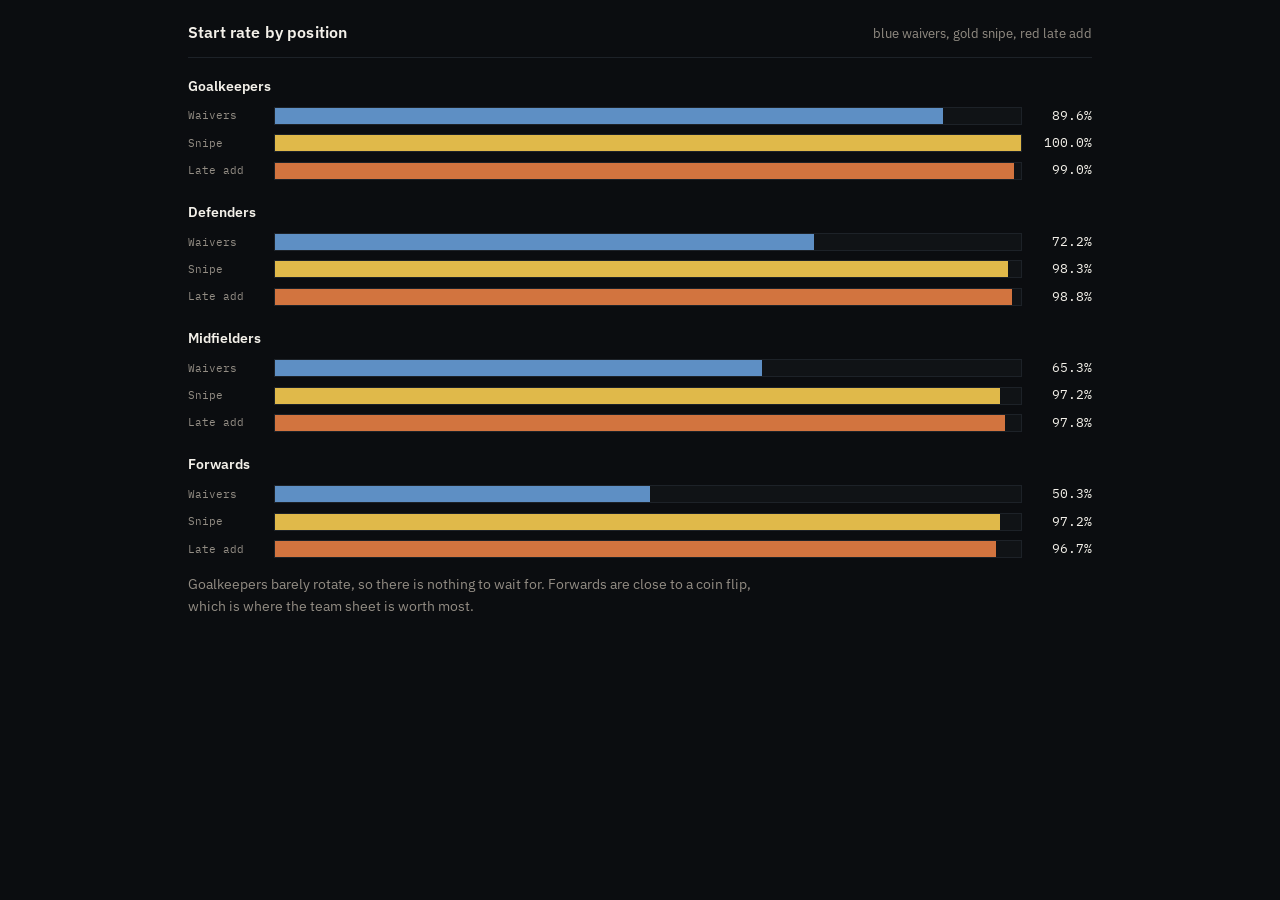
<file: site/embed/positions.html>
<!doctype html>
<html lang="en">
<head>
<meta charset="utf-8">
<meta name="viewport" content="width=device-width, initial-scale=1">
<title>Sniping by position</title>
<link rel="preconnect" href="https://fonts.googleapis.com">
<link rel="preconnect" href="https://fonts.gstatic.com" crossorigin>
<link href="https://fonts.googleapis.com/css2?family=Anton&family=IBM+Plex+Mono:wght@400;500;600&family=IBM+Plex+Sans:wght@400;500;600&display=swap" rel="stylesheet">
<style>
/* The Draft Society - floodlit matchday.
   Black and gold, Anton for headlines, IBM Plex Mono for anything that should
   read like a readout. Built dark from the first line, never inverted.

   On the type split, which is the main thing that makes this readable: the
   house spec asks for Plex Mono on *data, stats and labels*, not on running
   prose. Mono is tiring in bulk - every character the same width, no word
   shapes to lock on to - so body copy is IBM Plex Sans, from the same
   superfamily, and the mono is kept for numbers, tables, labels and chart
   furniture where the tabular alignment earns its place.

   Colour: gold is the accent of the brand, but a page of nothing but gold on
   black is both monotonous and hard to read. Each page carries its own
   --accent, and the data colours below are a proper categorical set rather
   than three shades of the same thing.

   Everything is capped at 940px because these pages are iframed into Wix at
   that width, and must stay readable down to phone widths inside that
   ceiling. Font fallbacks are a condensed serif and a real monospace, not
   Arial, so a sandboxed iframe that cannot reach Google Fonts still looks
   deliberate. */

:root {
  /* Surfaces: a blue-black rather than dead #000, layered so panels read as
     lit from above rather than as holes. */
  --black: #0b0d10;
  --panel: #14171b;
  --panel-2: #1a1e23;
  --panel-edge: #262c33;
  --hairline: #1d2228;

  --gold: #e0b94a;
  --gold-deep: #c9a227;
  --gold-dim: rgba(224, 185, 74, 0.2);

  /* Headings stay bright; body copy sits a step down, which is what stops a
     long page glaring. */
  --white: #f4f1ea;
  --text: #cfcbc3;
  --grey: #938d84;
  --grey-dim: #645f59;

  /* Categorical data colours. Buckets keep one colour each across every page
     so a reader learns them once. */
  --waivers: #5e8fc4;
  --snipe: #e0b94a;
  --late: #d2743f;
  --baseline: #5f6a72;

  /* Extra hues for cuts that are not buckets (positions, phases). */
  --teal: #3f9e8c;
  --violet: #9183cc;
  --rose: #c96a84;

  --accent: var(--gold);

  --max: 940px;
  --head: Anton, 'Arial Narrow', 'Times New Roman', serif;
  --sans: 'IBM Plex Sans', system-ui, 'Segoe UI', sans-serif;
  --mono: 'IBM Plex Mono', ui-monospace, 'Courier New', monospace;
}

/* Per-page accents, so moving between pages feels like moving. */
body.p-timing    { --accent: var(--gold); }
body.p-positions { --accent: var(--teal); }
body.p-season    { --accent: var(--violet); }
body.p-money     { --accent: var(--late); }
body.p-best      { --accent: var(--waivers); }
body.p-method    { --accent: var(--grey); }

* { box-sizing: border-box; }

html { -webkit-text-size-adjust: 100%; }

body {
  margin: 0;
  background: var(--black);
  color: var(--text);
  font-family: var(--sans);
  font-size: 16.5px;
  line-height: 1.72;
  background-image:
    radial-gradient(90% 55% at 50% -10%, rgba(224, 185, 74, 0.09), transparent 62%),
    radial-gradient(70% 45% at 85% 8%, rgba(94, 143, 196, 0.07), transparent 60%);
  background-repeat: no-repeat;
}

.wrap { max-width: var(--max); margin: 0 auto; padding: 30px 18px 80px; }

/* ---------------------------------------------------------------- type --- */

h1, h2, .stat-value, .masthead-title {
  font-family: var(--head);
  font-weight: 400;
  letter-spacing: 0.012em;
  text-transform: uppercase;
  margin: 0;
  color: var(--white);
}

h1 { font-size: clamp(32px, 7.2vw, 56px); line-height: 1.02; margin-bottom: 12px; }

h2 {
  font-size: clamp(21px, 4vw, 29px);
  line-height: 1.12;
  margin: 52px 0 10px;
  padding-bottom: 9px;
  border-bottom: 1px solid var(--panel-edge);
  position: relative;
}
/* A short accent stub under each section rule - the only place the page
   colour shows as a block. */
h2::after {
  content: '';
  position: absolute;
  left: 0; bottom: -1px;
  width: 54px; height: 2px;
  background: var(--accent);
}

/* h3 drops Anton and the caps: inside a panel it is a label, not a headline,
   and shouting twice in one box is what made this tiring. */
h3 {
  font-family: var(--sans);
  font-size: 15.5px;
  font-weight: 600;
  letter-spacing: 0.01em;
  color: var(--white);
  margin: 0;
}

p { margin: 13px 0; max-width: 70ch; }

a { color: var(--accent); text-decoration: none;
  border-bottom: 1px solid var(--gold-dim); }
a:hover { border-bottom-color: var(--accent); }

strong { color: var(--white); font-weight: 600; }
em { color: var(--white); font-style: italic; }

.lede { font-size: 18px; line-height: 1.68; color: #e2ded6; max-width: 62ch; }

.kicker {
  font-family: var(--mono);
  font-size: 11px;
  letter-spacing: 0.2em;
  text-transform: uppercase;
  color: var(--accent);
  margin-bottom: 10px;
}

.note { font-size: 13.5px; line-height: 1.6; color: var(--grey); max-width: 74ch; }

.caveat {
  border-left: 2px solid var(--accent);
  background: linear-gradient(90deg, rgba(255, 255, 255, 0.035), transparent 70%);
  padding: 13px 16px;
  margin: 20px 0;
  font-size: 15px;
  color: #d6d2ca;
  max-width: 74ch;
}

ul { max-width: 70ch; padding-left: 20px; }
li { margin: 7px 0; }

/* ------------------------------------------------------------- masthead --- */

.masthead { border-bottom: 1px solid var(--panel-edge); padding-bottom: 14px;
  margin-bottom: 26px; }

.masthead-title { font-size: 18px; letter-spacing: 0.04em; }
.masthead-title span { color: var(--accent); }

nav { margin-top: 13px; display: flex; flex-wrap: wrap; gap: 2px 0; }

nav a {
  font-family: var(--mono);
  font-size: 12px;
  letter-spacing: 0.04em;
  padding: 5px 13px 5px 0;
  margin-right: 10px;
  border: 0;
  color: var(--grey);
}
nav a:hover { color: var(--white); }
nav a[aria-current='page'] { color: var(--accent); }

/* ---------------------------------------------------------------- stats --- */

.stat-row {
  display: grid;
  grid-template-columns: repeat(auto-fit, minmax(150px, 1fr));
  gap: 10px;
  margin: 24px 0;
}

/* Separate bordered cards rather than one hairline-gridded block. A single
   block leaves the container's own background showing as a dead rectangle
   wherever the last row is short of cards, and `min-width: 0` is what stops
   a long label pushing its track past the minmax and forcing a wrap in the
   first place - grid tracks default to min-content, not zero. */
.stat {
  background: linear-gradient(180deg, var(--panel-2), var(--panel));
  border: 1px solid var(--panel-edge);
  padding: 16px 17px 15px;
  min-width: 0;
}

.stat-label {
  font-family: var(--mono);
  font-size: 10.5px;
  letter-spacing: 0.12em;
  text-transform: uppercase;
  color: var(--grey);
  margin-bottom: 9px;
}

.stat-value { font-size: 34px; line-height: 1; }
.stat-value.gold { color: var(--gold);
  text-shadow: 0 0 26px rgba(224, 185, 74, 0.32); }
.stat-sub { font-size: 12.5px; line-height: 1.45; color: var(--grey);
  margin-top: 6px; }

/* --------------------------------------------------------------- panels --- */

.panel {
  background: linear-gradient(180deg, var(--panel-2), var(--panel));
  border: 1px solid var(--panel-edge);
  padding: 19px 18px 16px;
  margin: 22px 0;
}

.panel-head { display: flex; justify-content: space-between; align-items: baseline;
  gap: 12px; flex-wrap: wrap; margin-bottom: 16px;
  padding-bottom: 11px; border-bottom: 1px solid var(--hairline); }
.panel-head .note { font-size: 12.5px; }

.legend { display: flex; flex-wrap: wrap; gap: 4px 16px; margin: 0;
  font-family: var(--mono); font-size: 11.5px; color: var(--grey); }
.legend span { display: inline-flex; align-items: center; gap: 6px; }
.legend i { width: 11px; height: 11px; display: inline-block; flex: 0 0 auto; }

/* --------------------------------------------------------------- tables --- */

.scroll { overflow-x: auto; -webkit-overflow-scrolling: touch; margin: 18px 0; }

table { border-collapse: collapse; width: 100%; font-family: var(--mono);
  font-size: 13px; min-width: 520px; }

th, td { padding: 9px 11px; text-align: right; border-bottom: 1px solid var(--hairline);
  white-space: nowrap; }
th:first-child, td:first-child { text-align: left; }

thead th {
  font-size: 10.5px;
  letter-spacing: 0.09em;
  text-transform: uppercase;
  color: var(--accent);
  border-bottom: 1px solid var(--panel-edge);
  background: var(--panel);
  position: sticky;
  top: 0;
}

tbody tr:nth-child(even) td { background: rgba(255, 255, 255, 0.016); }
tbody tr:hover td { background: rgba(224, 185, 74, 0.06); }

th.sortable { cursor: pointer; user-select: none; }
th.sortable:hover { color: var(--white); }
th.sortable::after { content: '  \2195'; opacity: 0.3; }
th.sortable[data-dir='asc']::after { content: '  \2191'; opacity: 1; }
th.sortable[data-dir='desc']::after { content: '  \2193'; opacity: 1; }

td.num, th.num { font-variant-numeric: tabular-nums; }
.thin { color: var(--gold-deep); font-size: 11px; }

.tag {
  font-family: var(--mono);
  font-size: 10px;
  letter-spacing: 0.06em;
  text-transform: uppercase;
  padding: 2px 7px;
  border: 1px solid currentColor;
}
.tag.waivers { color: var(--waivers); }
.tag.lineup_snipe { color: var(--snipe); }
.tag.late_add { color: var(--late); }

/* ----------------------------------------------------- bars (horizontal) --- */
/* Divs rather than SVG so every label stays at a real font size at every
   width. A viewBox-scaled SVG shrinks its own text to nothing on a phone. */

.bars-group { margin: 0 0 18px; }
.bars-group:last-child { margin-bottom: 4px; }

.bars-label {
  display: flex; justify-content: space-between; align-items: baseline;
  gap: 10px; margin-bottom: 7px;
  font-family: var(--sans); font-size: 14px; font-weight: 600;
  color: var(--white);
}
.bars-note { font-family: var(--mono); font-style: normal; font-size: 11px;
  font-weight: 400; color: var(--grey); }

.bars-line { display: flex; align-items: center; gap: 10px; margin-bottom: 5px; }

.bars-key { flex: 0 0 76px; font-family: var(--mono); font-size: 11px;
  color: var(--grey); }

.bars-track {
  flex: 1 1 auto; height: 18px; min-width: 40px;
  background: #11141700; border: 1px solid var(--hairline);
  background-color: #101316;
}

.bars-fill { height: 100%; min-width: 2px; transition: width .4s ease; }

.bars-value {
  flex: 0 0 auto; min-width: 60px; text-align: right;
  font-family: var(--mono); font-size: 13px;
  font-variant-numeric: tabular-nums; color: var(--white);
}

/* ------------------------------------------------------ columns (vertical) --- */

.cols { display: flex; align-items: flex-end; gap: 2px; height: 215px;
  margin-top: 8px; }

.cols-col { flex: 1 1 0; min-width: 0; display: flex; flex-direction: column;
  justify-content: flex-end; height: 100%; }

.cols-value { font-family: var(--mono); font-size: 10px; text-align: center;
  color: var(--grey); margin-bottom: 3px;
  font-variant-numeric: tabular-nums; min-height: 13px; }

.cols-track { flex: 1 1 auto; display: flex; align-items: flex-end; }

.cols-fill { width: 100%; background: var(--waivers); min-height: 2px;
  transition: height .4s ease; }

.cols-col.is-hot .cols-value { color: var(--gold); }
.cols-col.is-hot .cols-fill { box-shadow: 0 0 18px rgba(224, 185, 74, 0.5); }

.cols-label { font-family: var(--mono); font-size: 10px; text-align: center;
  color: var(--grey-dim); margin-top: 6px; min-height: 13px; white-space: nowrap; }

/* --------------------------------------------------------------- footer --- */

footer {
  margin-top: 58px; padding-top: 18px;
  border-top: 1px solid var(--panel-edge);
  font-size: 13px; color: var(--grey-dim);
}
footer a { color: var(--grey); border: 0; }
footer a:hover { color: var(--accent); }

/* ---------------------------------------------- standalone embed variant --- */
/* The one-chart pages in site/embed/, which Wix iframes on their own. No
   masthead, no page padding, nothing that assumes a surrounding page. */

body.embed { background-image: none; }
body.embed .wrap { padding: 0; }
body.embed .panel { margin: 0; border: 0; background: var(--black); }

@media (max-width: 560px) {
  body { font-size: 16px; }
  .lede { font-size: 16.5px; }
  .stat-value { font-size: 28px; }
  .wrap { padding: 22px 16px 52px; }
  /* A dozen numbers across a phone collide into a smear; the bar heights and
     the axis still carry the shape, and the hover title has the figure. */
  .cols-value { display: none; }
  .cols { height: 170px; }
  .bars-key { flex-basis: 60px; }
  .bars-value { min-width: 52px; font-size: 12px; }
}

</style>
</head>
<body class="embed">
<div class="wrap">
  <div class="panel">
    <div class="panel-head">
      <h3>Start rate by position</h3>
      <span class="note">blue waivers, gold snipe, red late add</span>
    </div>
    <div id="chart"></div>
    <p class="note" style="margin-top:14px">Goalkeepers barely rotate, so there is nothing to wait for. Forwards are close to a coin flip, which is where the team sheet is worth most.</p>
  </div>
</div>
<script>/* Generated by analysis/metrics.py - do not edit by hand. */
window.PICKUP_METRICS = {
 "generated": "2026-11-08T10:39:56+01:00",
 "bucket_labels": {
  "waivers": "Waivers (>KO-75)",
  "lineup_snipe": "Lineup snipe (KO-75 to KO-70)",
  "late_add": "Late add (KO-70 to KO)"
 },
 "lock_minutes": 75,
 "snipe_floor": 70,
 "counts": {
  "events": 22488,
  "unique_player_gameweeks": 7589,
  "baseline": 51511
 },
 "per_event": {
  "waivers": {
   "n": 16555,
   "start_rate": 66.7,
   "mean_fpts": 6.12,
   "median_fpts": 4.25,
   "pps": 8.38,
   "mean_next4": 21.62,
   "mean_held": 22.15,
   "mean_fpts_if_started": 8.38
  },
  "lineup_snipe": {
   "n": 1075,
   "start_rate": 97.7,
   "mean_fpts": 7.74,
   "median_fpts": 6.0,
   "pps": 7.88,
   "mean_next4": 20.86,
   "mean_held": 15.58,
   "mean_fpts_if_started": 7.88
  },
  "late_add": {
   "n": 4858,
   "start_rate": 98.0,
   "mean_fpts": 7.07,
   "median_fpts": 5.5,
   "pps": 7.19,
   "mean_next4": 21.18,
   "mean_held": 18.34,
   "mean_fpts_if_started": 7.19
  }
 },
 "per_unique": {
  "waivers": {
   "n": 4770,
   "start_rate": 63.3,
   "mean_fpts": 5.48,
   "median_fpts": 3.5,
   "pps": 7.86,
   "mean_next4": 20.04,
   "mean_held": 21.2,
   "mean_fpts_if_started": 7.86
  },
  "lineup_snipe": {
   "n": 628,
   "start_rate": 96.3,
   "mean_fpts": 7.28,
   "median_fpts": 5.75,
   "pps": 7.48,
   "mean_next4": 20.91,
   "mean_held": 14.04,
   "mean_fpts_if_started": 7.48
  },
  "late_add": {
   "n": 2191,
   "start_rate": 96.2,
   "mean_fpts": 7.0,
   "median_fpts": 5.5,
   "pps": 7.23,
   "mean_next4": 21.82,
   "mean_held": 20.58,
   "mean_fpts_if_started": 7.23
  }
 },
 "baseline": {
  "n": 51511,
  "mean_fpts": 6.49,
  "median_fpts": 5.25,
  "conditioned_on_start": true,
  "mean_per_gameweek": 1355.6
 },
 "by_position": {
  "D": {
   "waivers": {
    "n": 6261,
    "start_rate": 72.2,
    "mean_fpts": 6.91,
    "median_fpts": 5.25,
    "pps": 9.13,
    "mean_next4": 23.57,
    "mean_held": 24.6,
    "mean_fpts_if_started": 9.13
   },
   "lineup_snipe": {
    "n": 363,
    "start_rate": 98.3,
    "mean_fpts": 9.4,
    "median_fpts": 7.5,
    "pps": 9.53,
    "mean_next4": 23.45,
    "mean_held": 17.9,
    "mean_fpts_if_started": 9.53
   },
   "late_add": {
    "n": 1815,
    "start_rate": 98.8,
    "mean_fpts": 7.66,
    "median_fpts": 6.75,
    "pps": 7.74,
    "mean_next4": 22.14,
    "mean_held": 19.91,
    "mean_fpts_if_started": 7.74
   }
  },
  "F": {
   "waivers": {
    "n": 3500,
    "start_rate": 50.3,
    "mean_fpts": 5.19,
    "median_fpts": 3.0,
    "pps": 7.97,
    "mean_next4": 18.75,
    "mean_held": 17.57,
    "mean_fpts_if_started": 7.97
   },
   "lineup_snipe": {
    "n": 290,
    "start_rate": 97.2,
    "mean_fpts": 7.39,
    "median_fpts": 5.0,
    "pps": 7.55,
    "mean_next4": 17.83,
    "mean_held": 11.18,
    "mean_fpts_if_started": 7.55
   },
   "late_add": {
    "n": 979,
    "start_rate": 96.7,
    "mean_fpts": 6.66,
    "median_fpts": 4.5,
    "pps": 6.82,
    "mean_next4": 20.22,
    "mean_held": 16.7,
    "mean_fpts_if_started": 6.82
   }
  },
  "G": {
   "waivers": {
    "n": 1319,
    "start_rate": 89.6,
    "mean_fpts": 7.36,
    "median_fpts": 6.5,
    "pps": 8.21,
    "mean_next4": 26.76,
    "mean_held": 26.94,
    "mean_fpts_if_started": 8.21
   },
   "lineup_snipe": {
    "n": 34,
    "start_rate": 100.0,
    "mean_fpts": 6.21,
    "median_fpts": 5.25,
    "pps": 6.21,
    "mean_next4": 22.62,
    "mean_held": 13.04,
    "mean_fpts_if_started": 6.21
   },
   "late_add": {
    "n": 312,
    "start_rate": 99.0,
    "mean_fpts": 7.33,
    "median_fpts": 6.25,
    "pps": 7.4,
    "mean_next4": 24.31,
    "mean_held": 24.78,
    "mean_fpts_if_started": 7.4
   }
  },
  "M": {
   "waivers": {
    "n": 5475,
    "start_rate": 65.3,
    "mean_fpts": 5.51,
    "median_fpts": 4.0,
    "pps": 7.68,
    "mean_next4": 19.99,
    "mean_held": 21.12,
    "mean_fpts_if_started": 7.68
   },
   "lineup_snipe": {
    "n": 388,
    "start_rate": 97.2,
    "mean_fpts": 6.6,
    "median_fpts": 5.0,
    "pps": 6.72,
    "mean_next4": 20.54,
    "mean_held": 16.92,
    "mean_fpts_if_started": 6.72
   },
   "late_add": {
    "n": 1752,
    "start_rate": 97.8,
    "mean_fpts": 6.65,
    "median_fpts": 5.0,
    "pps": 6.78,
    "mean_next4": 20.16,
    "mean_held": 16.48,
    "mean_fpts_if_started": 6.78
   }
  }
 },
 "by_phase": {
  "early": {
   "waivers": {
    "n": 5459,
    "start_rate": 66.0,
    "mean_fpts": 5.86,
    "median_fpts": 4.0,
    "pps": 8.02,
    "mean_next4": 21.84,
    "mean_held": 30.06,
    "mean_fpts_if_started": 8.02
   },
   "lineup_snipe": {
    "n": 383,
    "start_rate": 97.9,
    "mean_fpts": 7.84,
    "median_fpts": 6.0,
    "pps": 7.98,
    "mean_next4": 21.15,
    "mean_held": 20.81,
    "mean_fpts_if_started": 7.98
   },
   "late_add": {
    "n": 1443,
    "start_rate": 98.1,
    "mean_fpts": 7.05,
    "median_fpts": 5.25,
    "pps": 7.17,
    "mean_next4": 21.45,
    "mean_held": 20.08,
    "mean_fpts_if_started": 7.17
   }
  },
  "mid": {
   "waivers": {
    "n": 5534,
    "start_rate": 64.7,
    "mean_fpts": 5.82,
    "median_fpts": 4.25,
    "pps": 8.14,
    "mean_next4": 22.14,
    "mean_held": 21.89,
    "mean_fpts_if_started": 8.14
   },
   "lineup_snipe": {
    "n": 376,
    "start_rate": 97.6,
    "mean_fpts": 7.33,
    "median_fpts": 5.25,
    "pps": 7.43,
    "mean_next4": 20.7,
    "mean_held": 11.98,
    "mean_fpts_if_started": 7.43
   },
   "late_add": {
    "n": 1719,
    "start_rate": 97.7,
    "mean_fpts": 7.08,
    "median_fpts": 5.5,
    "pps": 7.21,
    "mean_next4": 22.57,
    "mean_held": 20.05,
    "mean_fpts_if_started": 7.21
   }
  },
  "late": {
   "waivers": {
    "n": 5562,
    "start_rate": 69.3,
    "mean_fpts": 6.67,
    "median_fpts": 5.0,
    "pps": 8.93,
    "mean_next4": 20.89,
    "mean_held": 14.65,
    "mean_fpts_if_started": 8.93
   },
   "lineup_snipe": {
    "n": 316,
    "start_rate": 97.5,
    "mean_fpts": 8.11,
    "median_fpts": 6.5,
    "pps": 8.3,
    "mean_next4": 20.69,
    "mean_held": 13.51,
    "mean_fpts_if_started": 8.3
   },
   "late_add": {
    "n": 1696,
    "start_rate": 98.2,
    "mean_fpts": 7.09,
    "median_fpts": 5.75,
    "pps": 7.19,
    "mean_next4": 19.54,
    "mean_held": 15.12,
    "mean_fpts_if_started": 7.19
   }
  }
 },
 "by_gameweek": {
  "1": {
   "waivers": {
    "n": 402,
    "start_rate": 60.0,
    "mean_fpts": 6.28,
    "median_fpts": 4.5,
    "pps": 10.01,
    "mean_next4": 21.06,
    "mean_held": 27.1,
    "mean_fpts_if_started": 10.01
   },
   "lineup_snipe": {
    "n": 38,
    "start_rate": 97.4,
    "mean_fpts": 8.52,
    "median_fpts": 5.5,
    "pps": 8.75,
    "mean_next4": 28.87,
    "mean_held": 34.01,
    "mean_fpts_if_started": 8.75
   },
   "late_add": {
    "n": 118,
    "start_rate": 97.5,
    "mean_fpts": 7.21,
    "median_fpts": 4.88,
    "pps": 7.4,
    "mean_next4": 20.63,
    "mean_held": 19.96,
    "mean_fpts_if_started": 7.4
   }
  },
  "2": {
   "waivers": {
    "n": 517,
    "start_rate": 71.8,
    "mean_fpts": 6.21,
    "median_fpts": 3.5,
    "pps": 8.24,
    "mean_next4": 22.39,
    "mean_held": 33.39,
    "mean_fpts_if_started": 8.24
   },
   "lineup_snipe": {
    "n": 31,
    "start_rate": 93.5,
    "mean_fpts": 3.4,
    "median_fpts": 2.5,
    "pps": 3.54,
    "mean_next4": 15.93,
    "mean_held": 5.63,
    "mean_fpts_if_started": 3.54
   },
   "late_add": {
    "n": 77,
    "start_rate": 97.4,
    "mean_fpts": 5.76,
    "median_fpts": 4.5,
    "pps": 5.9,
    "mean_next4": 20.88,
    "mean_held": 21.63,
    "mean_fpts_if_started": 5.9
   }
  },
  "3": {
   "waivers": {
    "n": 484,
    "start_rate": 69.4,
    "mean_fpts": 3.83,
    "median_fpts": 2.38,
    "pps": 5.06,
    "mean_next4": 19.5,
    "mean_held": 20.44,
    "mean_fpts_if_started": 5.06
   },
   "lineup_snipe": {
    "n": 40,
    "start_rate": 97.5,
    "mean_fpts": 10.84,
    "median_fpts": 12.25,
    "pps": 10.99,
    "mean_next4": 23.18,
    "mean_held": 36.42,
    "mean_fpts_if_started": 10.99
   },
   "late_add": {
    "n": 100,
    "start_rate": 99.0,
    "mean_fpts": 6.54,
    "median_fpts": 4.88,
    "pps": 6.61,
    "mean_next4": 21.36,
    "mean_held": 8.44,
    "mean_fpts_if_started": 6.61
   }
  },
  "4": {
   "waivers": {
    "n": 726,
    "start_rate": 57.6,
    "mean_fpts": 5.63,
    "median_fpts": 3.75,
    "pps": 9.14,
    "mean_next4": 19.7,
    "mean_held": 46.48,
    "mean_fpts_if_started": 9.14
   },
   "lineup_snipe": {
    "n": 47,
    "start_rate": 100.0,
    "mean_fpts": 6.37,
    "median_fpts": 6.0,
    "pps": 6.37,
    "mean_next4": 20.37,
    "mean_held": 10.03,
    "mean_fpts_if_started": 6.37
   },
   "late_add": {
    "n": 158,
    "start_rate": 98.7,
    "mean_fpts": 5.86,
    "median_fpts": 4.62,
    "pps": 5.93,
    "mean_next4": 21.18,
    "mean_held": 18.91,
    "mean_fpts_if_started": 5.93
   }
  },
  "5": {
   "waivers": {
    "n": 417,
    "start_rate": 67.4,
    "mean_fpts": 6.33,
    "median_fpts": 4.5,
    "pps": 8.14,
    "mean_next4": 21.86,
    "mean_held": 27.68,
    "mean_fpts_if_started": 8.14
   },
   "lineup_snipe": {
    "n": 30,
    "start_rate": 96.7,
    "mean_fpts": 6.94,
    "median_fpts": 4.62,
    "pps": 7.18,
    "mean_next4": 20.32,
    "mean_held": 32.02,
    "mean_fpts_if_started": 7.18
   },
   "late_add": {
    "n": 144,
    "start_rate": 98.6,
    "mean_fpts": 6.5,
    "median_fpts": 5.12,
    "pps": 6.58,
    "mean_next4": 19.27,
    "mean_held": 23.76,
    "mean_fpts_if_started": 6.58
   }
  },
  "6": {
   "waivers": {
    "n": 441,
    "start_rate": 70.5,
    "mean_fpts": 5.91,
    "median_fpts": 4.25,
    "pps": 7.53,
    "mean_next4": 21.48,
    "mean_held": 33.7,
    "mean_fpts_if_started": 7.53
   },
   "lineup_snipe": {
    "n": 31,
    "start_rate": 100.0,
    "mean_fpts": 6.33,
    "median_fpts": 5.0,
    "pps": 6.33,
    "mean_next4": 14.66,
    "mean_held": 22.42,
    "mean_fpts_if_started": 6.33
   },
   "late_add": {
    "n": 112,
    "start_rate": 99.1,
    "mean_fpts": 6.59,
    "median_fpts": 5.25,
    "pps": 6.65,
    "mean_next4": 21.62,
    "mean_held": 20.35,
    "mean_fpts_if_started": 6.65
   }
  },
  "7": {
   "waivers": {
    "n": 488,
    "start_rate": 67.6,
    "mean_fpts": 5.89,
    "median_fpts": 4.75,
    "pps": 7.8,
    "mean_next4": 24.38,
    "mean_held": 30.86,
    "mean_fpts_if_started": 7.8
   },
   "lineup_snipe": {
    "n": 27,
    "start_rate": 92.6,
    "mean_fpts": 7.19,
    "median_fpts": 4.25,
    "pps": 7.66,
    "mean_next4": 20.02,
    "mean_held": 35.27,
    "mean_fpts_if_started": 7.66
   },
   "late_add": {
    "n": 140,
    "start_rate": 97.9,
    "mean_fpts": 8.01,
    "median_fpts": 5.38,
    "pps": 8.14,
    "mean_next4": 22.94,
    "mean_held": 20.39,
    "mean_fpts_if_started": 8.14
   }
  },
  "8": {
   "waivers": {
    "n": 398,
    "start_rate": 62.3,
    "mean_fpts": 5.59,
    "median_fpts": 2.75,
    "pps": 7.73,
    "mean_next4": 21.91,
    "mean_held": 25.98,
    "mean_fpts_if_started": 7.73
   },
   "lineup_snipe": {
    "n": 38,
    "start_rate": 100.0,
    "mean_fpts": 12.35,
    "median_fpts": 8.25,
    "pps": 12.35,
    "mean_next4": 27.43,
    "mean_held": 12.2,
    "mean_fpts_if_started": 12.35
   },
   "late_add": {
    "n": 144,
    "start_rate": 99.3,
    "mean_fpts": 7.43,
    "median_fpts": 4.25,
    "pps": 7.48,
    "mean_next4": 25.22,
    "mean_held": 25.86,
    "mean_fpts_if_started": 7.48
   }
  },
  "9": {
   "waivers": {
    "n": 426,
    "start_rate": 65.7,
    "mean_fpts": 5.85,
    "median_fpts": 4.75,
    "pps": 7.73,
    "mean_next4": 20.67,
    "mean_held": 22.56,
    "mean_fpts_if_started": 7.73
   },
   "lineup_snipe": {
    "n": 34,
    "start_rate": 100.0,
    "mean_fpts": 5.76,
    "median_fpts": 5.75,
    "pps": 5.76,
    "mean_next4": 14.11,
    "mean_held": 7.21,
    "mean_fpts_if_started": 5.76
   },
   "late_add": {
    "n": 124,
    "start_rate": 97.6,
    "mean_fpts": 7.2,
    "median_fpts": 5.75,
    "pps": 7.38,
    "mean_next4": 16.82,
    "mean_held": 15.65,
    "mean_fpts_if_started": 7.38
   }
  },
  "10": {
   "waivers": {
    "n": 368,
    "start_rate": 64.9,
    "mean_fpts": 5.68,
    "median_fpts": 4.0,
    "pps": 8.24,
    "mean_next4": 22.55,
    "mean_held": 30.6,
    "mean_fpts_if_started": 8.24
   },
   "lineup_snipe": {
    "n": 17,
    "start_rate": 100.0,
    "mean_fpts": 9.25,
    "median_fpts": 8.25,
    "pps": 9.25,
    "mean_next4": 27.19,
    "mean_held": 41.57,
    "mean_fpts_if_started": 9.25
   },
   "late_add": {
    "n": 96,
    "start_rate": 97.9,
    "mean_fpts": 8.0,
    "median_fpts": 4.88,
    "pps": 8.17,
    "mean_next4": 24.88,
    "mean_held": 29.77,
    "mean_fpts_if_started": 8.17
   }
  },
  "11": {
   "waivers": {
    "n": 392,
    "start_rate": 80.6,
    "mean_fpts": 8.67,
    "median_fpts": 8.25,
    "pps": 9.95,
    "mean_next4": 27.76,
    "mean_held": 31.49,
    "mean_fpts_if_started": 9.95
   },
   "lineup_snipe": {
    "n": 11,
    "start_rate": 100.0,
    "mean_fpts": 11.2,
    "median_fpts": 11.75,
    "pps": 11.2,
    "mean_next4": 20.52,
    "mean_held": 13.77,
    "mean_fpts_if_started": 11.2
   },
   "late_add": {
    "n": 79,
    "start_rate": 97.5,
    "mean_fpts": 9.14,
    "median_fpts": 9.5,
    "pps": 9.33,
    "mean_next4": 23.04,
    "mean_held": 23.48,
    "mean_fpts_if_started": 9.33
   }
  },
  "12": {
   "waivers": {
    "n": 400,
    "start_rate": 57.8,
    "mean_fpts": 4.97,
    "median_fpts": 3.5,
    "pps": 6.51,
    "mean_next4": 20.59,
    "mean_held": 18.17,
    "mean_fpts_if_started": 6.51
   },
   "lineup_snipe": {
    "n": 39,
    "start_rate": 97.4,
    "mean_fpts": 7.61,
    "median_fpts": 11.25,
    "pps": 7.82,
    "mean_next4": 20.79,
    "mean_held": 10.3,
    "mean_fpts_if_started": 7.82
   },
   "late_add": {
    "n": 151,
    "start_rate": 96.7,
    "mean_fpts": 6.94,
    "median_fpts": 5.5,
    "pps": 7.15,
    "mean_next4": 20.46,
    "mean_held": 14.53,
    "mean_fpts_if_started": 7.15
   }
  },
  "13": {
   "waivers": {
    "n": 446,
    "start_rate": 60.5,
    "mean_fpts": 5.14,
    "median_fpts": 2.88,
    "pps": 7.73,
    "mean_next4": 21.76,
    "mean_held": 23.13,
    "mean_fpts_if_started": 7.73
   },
   "lineup_snipe": {
    "n": 32,
    "start_rate": 100.0,
    "mean_fpts": 10.28,
    "median_fpts": 13.0,
    "pps": 10.28,
    "mean_next4": 22.92,
    "mean_held": 21.29,
    "mean_fpts_if_started": 10.28
   },
   "late_add": {
    "n": 112,
    "start_rate": 96.4,
    "mean_fpts": 8.57,
    "median_fpts": 5.38,
    "pps": 8.74,
    "mean_next4": 22.66,
    "mean_held": 17.96,
    "mean_fpts_if_started": 8.74
   }
  },
  "14": {
   "waivers": {
    "n": 406,
    "start_rate": 69.0,
    "mean_fpts": 5.88,
    "median_fpts": 4.0,
    "pps": 7.85,
    "mean_next4": 22.67,
    "mean_held": 25.22,
    "mean_fpts_if_started": 7.85
   },
   "lineup_snipe": {
    "n": 53,
    "start_rate": 98.1,
    "mean_fpts": 8.9,
    "median_fpts": 8.0,
    "pps": 8.94,
    "mean_next4": 18.19,
    "mean_held": 11.41,
    "mean_fpts_if_started": 8.94
   },
   "late_add": {
    "n": 163,
    "start_rate": 99.4,
    "mean_fpts": 6.96,
    "median_fpts": 5.0,
    "pps": 7.0,
    "mean_next4": 19.25,
    "mean_held": 24.3,
    "mean_fpts_if_started": 7.0
   }
  },
  "15": {
   "waivers": {
    "n": 359,
    "start_rate": 64.6,
    "mean_fpts": 5.76,
    "median_fpts": 4.0,
    "pps": 8.01,
    "mean_next4": 22.7,
    "mean_held": 27.89,
    "mean_fpts_if_started": 8.01
   },
   "lineup_snipe": {
    "n": 24,
    "start_rate": 91.7,
    "mean_fpts": 5.95,
    "median_fpts": 5.25,
    "pps": 6.49,
    "mean_next4": 16.61,
    "mean_held": 7.98,
    "mean_fpts_if_started": 6.49
   },
   "late_add": {
    "n": 119,
    "start_rate": 100.0,
    "mean_fpts": 6.71,
    "median_fpts": 5.5,
    "pps": 6.71,
    "mean_next4": 21.93,
    "mean_held": 15.78,
    "mean_fpts_if_started": 6.71
   }
  },
  "16": {
   "waivers": {
    "n": 460,
    "start_rate": 54.8,
    "mean_fpts": 5.03,
    "median_fpts": 3.75,
    "pps": 7.06,
    "mean_next4": 20.56,
    "mean_held": 18.98,
    "mean_fpts_if_started": 7.06
   },
   "lineup_snipe": {
    "n": 22,
    "start_rate": 100.0,
    "mean_fpts": 8.61,
    "median_fpts": 4.12,
    "pps": 8.61,
    "mean_next4": 23.72,
    "mean_held": 10.8,
    "mean_fpts_if_started": 8.61
   },
   "late_add": {
    "n": 108,
    "start_rate": 95.4,
    "mean_fpts": 5.44,
    "median_fpts": 3.75,
    "pps": 5.58,
    "mean_next4": 19.96,
    "mean_held": 19.78,
    "mean_fpts_if_started": 5.58
   }
  },
  "17": {
   "waivers": {
    "n": 417,
    "start_rate": 69.3,
    "mean_fpts": 5.45,
    "median_fpts": 3.5,
    "pps": 7.41,
    "mean_next4": 20.85,
    "mean_held": 18.29,
    "mean_fpts_if_started": 7.41
   },
   "lineup_snipe": {
    "n": 35,
    "start_rate": 97.1,
    "mean_fpts": 6.89,
    "median_fpts": 3.5,
    "pps": 7.09,
    "mean_next4": 25.72,
    "mean_held": 10.96,
    "mean_fpts_if_started": 7.09
   },
   "late_add": {
    "n": 112,
    "start_rate": 100.0,
    "mean_fpts": 7.48,
    "median_fpts": 5.25,
    "pps": 7.48,
    "mean_next4": 25.58,
    "mean_held": 23.27,
    "mean_fpts_if_started": 7.48
   }
  },
  "18": {
   "waivers": {
    "n": 321,
    "start_rate": 69.8,
    "mean_fpts": 6.43,
    "median_fpts": 4.75,
    "pps": 8.79,
    "mean_next4": 24.57,
    "mean_held": 18.38,
    "mean_fpts_if_started": 8.79
   },
   "lineup_snipe": {
    "n": 29,
    "start_rate": 96.6,
    "mean_fpts": 5.22,
    "median_fpts": 4.25,
    "pps": 5.31,
    "mean_next4": 16.14,
    "mean_held": 4.97,
    "mean_fpts_if_started": 5.31
   },
   "late_add": {
    "n": 157,
    "start_rate": 98.7,
    "mean_fpts": 6.11,
    "median_fpts": 5.5,
    "pps": 6.2,
    "mean_next4": 21.65,
    "mean_held": 16.48,
    "mean_fpts_if_started": 6.2
   }
  },
  "19": {
   "waivers": {
    "n": 430,
    "start_rate": 69.3,
    "mean_fpts": 6.35,
    "median_fpts": 5.25,
    "pps": 8.68,
    "mean_next4": 22.17,
    "mean_held": 19.62,
    "mean_fpts_if_started": 8.68
   },
   "lineup_snipe": {
    "n": 36,
    "start_rate": 100.0,
    "mean_fpts": 6.7,
    "median_fpts": 4.75,
    "pps": 6.7,
    "mean_next4": 18.86,
    "mean_held": 7.53,
    "mean_fpts_if_started": 6.7
   },
   "late_add": {
    "n": 183,
    "start_rate": 98.4,
    "mean_fpts": 7.35,
    "median_fpts": 5.25,
    "pps": 7.47,
    "mean_next4": 23.29,
    "mean_held": 22.92,
    "mean_fpts_if_started": 7.47
   }
  },
  "20": {
   "waivers": {
    "n": 389,
    "start_rate": 68.4,
    "mean_fpts": 7.69,
    "median_fpts": 4.75,
    "pps": 10.42,
    "mean_next4": 23.8,
    "mean_held": 26.81,
    "mean_fpts_if_started": 10.42
   },
   "lineup_snipe": {
    "n": 36,
    "start_rate": 100.0,
    "mean_fpts": 7.69,
    "median_fpts": 6.25,
    "pps": 7.69,
    "mean_next4": 19.26,
    "mean_held": 8.94,
    "mean_fpts_if_started": 7.69
   },
   "late_add": {
    "n": 131,
    "start_rate": 93.9,
    "mean_fpts": 6.14,
    "median_fpts": 5.0,
    "pps": 6.46,
    "mean_next4": 24.09,
    "mean_held": 20.71,
    "mean_fpts_if_started": 6.46
   }
  },
  "21": {
   "waivers": {
    "n": 405,
    "start_rate": 64.9,
    "mean_fpts": 5.94,
    "median_fpts": 4.5,
    "pps": 8.3,
    "mean_next4": 22.54,
    "mean_held": 30.35,
    "mean_fpts_if_started": 8.3
   },
   "lineup_snipe": {
    "n": 17,
    "start_rate": 88.2,
    "mean_fpts": 7.78,
    "median_fpts": 4.5,
    "pps": 8.35,
    "mean_next4": 26.94,
    "mean_held": 28.56,
    "mean_fpts_if_started": 8.35
   },
   "late_add": {
    "n": 153,
    "start_rate": 96.7,
    "mean_fpts": 6.43,
    "median_fpts": 5.5,
    "pps": 6.65,
    "mean_next4": 21.27,
    "mean_held": 20.56,
    "mean_fpts_if_started": 6.65
   }
  },
  "22": {
   "waivers": {
    "n": 516,
    "start_rate": 65.7,
    "mean_fpts": 6.0,
    "median_fpts": 5.25,
    "pps": 8.55,
    "mean_next4": 21.07,
    "mean_held": 20.68,
    "mean_fpts_if_started": 8.55
   },
   "lineup_snipe": {
    "n": 21,
    "start_rate": 95.2,
    "mean_fpts": 6.44,
    "median_fpts": 6.0,
    "pps": 6.76,
    "mean_next4": 22.96,
    "mean_held": 24.13,
    "mean_fpts_if_started": 6.76
   },
   "late_add": {
    "n": 117,
    "start_rate": 97.4,
    "mean_fpts": 7.87,
    "median_fpts": 7.5,
    "pps": 8.04,
    "mean_next4": 24.44,
    "mean_held": 22.27,
    "mean_fpts_if_started": 8.04
   }
  },
  "23": {
   "waivers": {
    "n": 453,
    "start_rate": 62.0,
    "mean_fpts": 5.84,
    "median_fpts": 5.0,
    "pps": 8.63,
    "mean_next4": 21.67,
    "mean_held": 18.15,
    "mean_fpts_if_started": 8.63
   },
   "lineup_snipe": {
    "n": 25,
    "start_rate": 100.0,
    "mean_fpts": 6.5,
    "median_fpts": 6.25,
    "pps": 6.5,
    "mean_next4": 27.12,
    "mean_held": 14.58,
    "mean_fpts_if_started": 6.5
   },
   "late_add": {
    "n": 101,
    "start_rate": 97.0,
    "mean_fpts": 8.04,
    "median_fpts": 7.0,
    "pps": 8.22,
    "mean_next4": 25.42,
    "mean_held": 17.86,
    "mean_fpts_if_started": 8.22
   }
  },
  "24": {
   "waivers": {
    "n": 552,
    "start_rate": 67.6,
    "mean_fpts": 5.83,
    "median_fpts": 5.0,
    "pps": 7.66,
    "mean_next4": 23.55,
    "mean_held": 22.83,
    "mean_fpts_if_started": 7.66
   },
   "lineup_snipe": {
    "n": 25,
    "start_rate": 100.0,
    "mean_fpts": 3.01,
    "median_fpts": 1.0,
    "pps": 3.01,
    "mean_next4": 13.67,
    "mean_held": 3.85,
    "mean_fpts_if_started": 3.01
   },
   "late_add": {
    "n": 124,
    "start_rate": 98.4,
    "mean_fpts": 7.21,
    "median_fpts": 6.25,
    "pps": 7.31,
    "mean_next4": 24.39,
    "mean_held": 18.41,
    "mean_fpts_if_started": 7.31
   }
  },
  "25": {
   "waivers": {
    "n": 380,
    "start_rate": 55.5,
    "mean_fpts": 4.49,
    "median_fpts": 2.75,
    "pps": 6.5,
    "mean_next4": 20.58,
    "mean_held": 14.89,
    "mean_fpts_if_started": 6.5
   },
   "lineup_snipe": {
    "n": 21,
    "start_rate": 95.2,
    "mean_fpts": 9.94,
    "median_fpts": 9.5,
    "pps": 9.75,
    "mean_next4": 22.21,
    "mean_held": 10.3,
    "mean_fpts_if_started": 9.75
   },
   "late_add": {
    "n": 139,
    "start_rate": 97.8,
    "mean_fpts": 8.1,
    "median_fpts": 7.5,
    "pps": 8.28,
    "mean_next4": 21.35,
    "mean_held": 18.27,
    "mean_fpts_if_started": 8.28
   }
  },
  "26": {
   "waivers": {
    "n": 388,
    "start_rate": 81.4,
    "mean_fpts": 9.52,
    "median_fpts": 7.75,
    "pps": 11.54,
    "mean_next4": 25.31,
    "mean_held": 20.92,
    "mean_fpts_if_started": 11.54
   },
   "lineup_snipe": {
    "n": 29,
    "start_rate": 100.0,
    "mean_fpts": 6.36,
    "median_fpts": 4.25,
    "pps": 6.36,
    "mean_next4": 18.25,
    "mean_held": 9.44,
    "mean_fpts_if_started": 6.36
   },
   "late_add": {
    "n": 101,
    "start_rate": 99.0,
    "mean_fpts": 6.36,
    "median_fpts": 5.25,
    "pps": 6.42,
    "mean_next4": 20.83,
    "mean_held": 25.94,
    "mean_fpts_if_started": 6.42
   }
  },
  "27": {
   "waivers": {
    "n": 454,
    "start_rate": 61.7,
    "mean_fpts": 5.12,
    "median_fpts": 3.5,
    "pps": 7.23,
    "mean_next4": 20.62,
    "mean_held": 18.67,
    "mean_fpts_if_started": 7.23
   },
   "lineup_snipe": {
    "n": 14,
    "start_rate": 100.0,
    "mean_fpts": 7.12,
    "median_fpts": 6.5,
    "pps": 7.12,
    "mean_next4": 21.52,
    "mean_held": 19.8,
    "mean_fpts_if_started": 7.12
   },
   "late_add": {
    "n": 90,
    "start_rate": 98.9,
    "mean_fpts": 6.56,
    "median_fpts": 6.5,
    "pps": 6.57,
    "mean_next4": 20.97,
    "mean_held": 16.76,
    "mean_fpts_if_started": 6.57
   }
  },
  "28": {
   "waivers": {
    "n": 372,
    "start_rate": 63.7,
    "mean_fpts": 6.46,
    "median_fpts": 4.5,
    "pps": 8.84,
    "mean_next4": 22.87,
    "mean_held": 15.72,
    "mean_fpts_if_started": 8.84
   },
   "lineup_snipe": {
    "n": 30,
    "start_rate": 100.0,
    "mean_fpts": 6.74,
    "median_fpts": 4.25,
    "pps": 6.74,
    "mean_next4": 25.28,
    "mean_held": 13.6,
    "mean_fpts_if_started": 6.74
   },
   "late_add": {
    "n": 117,
    "start_rate": 95.7,
    "mean_fpts": 6.33,
    "median_fpts": 5.0,
    "pps": 6.44,
    "mean_next4": 22.71,
    "mean_held": 17.3,
    "mean_fpts_if_started": 6.44
   }
  },
  "29": {
   "waivers": {
    "n": 407,
    "start_rate": 62.7,
    "mean_fpts": 5.33,
    "median_fpts": 4.25,
    "pps": 7.48,
    "mean_next4": 23.06,
    "mean_held": 15.19,
    "mean_fpts_if_started": 7.48
   },
   "lineup_snipe": {
    "n": 25,
    "start_rate": 100.0,
    "mean_fpts": 7.22,
    "median_fpts": 7.5,
    "pps": 7.22,
    "mean_next4": 20.26,
    "mean_held": 12.05,
    "mean_fpts_if_started": 7.22
   },
   "late_add": {
    "n": 178,
    "start_rate": 97.8,
    "mean_fpts": 6.73,
    "median_fpts": 6.5,
    "pps": 6.86,
    "mean_next4": 22.76,
    "mean_held": 16.26,
    "mean_fpts_if_started": 6.86
   }
  },
  "30": {
   "waivers": {
    "n": 399,
    "start_rate": 62.9,
    "mean_fpts": 6.25,
    "median_fpts": 5.0,
    "pps": 9.08,
    "mean_next4": 21.44,
    "mean_held": 14.23,
    "mean_fpts_if_started": 9.08
   },
   "lineup_snipe": {
    "n": 25,
    "start_rate": 96.0,
    "mean_fpts": 9.04,
    "median_fpts": 7.0,
    "pps": 9.42,
    "mean_next4": 24.68,
    "mean_held": 14.62,
    "mean_fpts_if_started": 9.42
   },
   "late_add": {
    "n": 134,
    "start_rate": 98.5,
    "mean_fpts": 8.39,
    "median_fpts": 8.25,
    "pps": 8.5,
    "mean_next4": 30.21,
    "mean_held": 22.52,
    "mean_fpts_if_started": 8.5
   }
  },
  "31": {
   "waivers": {
    "n": 439,
    "start_rate": 75.6,
    "mean_fpts": 7.74,
    "median_fpts": 6.5,
    "pps": 9.76,
    "mean_next4": 23.97,
    "mean_held": 17.28,
    "mean_fpts_if_started": 9.76
   },
   "lineup_snipe": {
    "n": 36,
    "start_rate": 94.4,
    "mean_fpts": 9.33,
    "median_fpts": 8.75,
    "pps": 9.81,
    "mean_next4": 28.27,
    "mean_held": 17.01,
    "mean_fpts_if_started": 9.81
   },
   "late_add": {
    "n": 135,
    "start_rate": 97.0,
    "mean_fpts": 9.97,
    "median_fpts": 8.75,
    "pps": 10.27,
    "mean_next4": 25.44,
    "mean_held": 18.73,
    "mean_fpts_if_started": 10.27
   }
  },
  "32": {
   "waivers": {
    "n": 537,
    "start_rate": 71.1,
    "mean_fpts": 6.74,
    "median_fpts": 4.25,
    "pps": 8.73,
    "mean_next4": 23.95,
    "mean_held": 17.24,
    "mean_fpts_if_started": 8.73
   },
   "lineup_snipe": {
    "n": 27,
    "start_rate": 100.0,
    "mean_fpts": 11.94,
    "median_fpts": 10.5,
    "pps": 11.94,
    "mean_next4": 28.54,
    "mean_held": 19.63,
    "mean_fpts_if_started": 11.94
   },
   "late_add": {
    "n": 125,
    "start_rate": 100.0,
    "mean_fpts": 8.19,
    "median_fpts": 7.5,
    "pps": 8.19,
    "mean_next4": 25.7,
    "mean_held": 22.84,
    "mean_fpts_if_started": 8.19
   }
  },
  "33": {
   "waivers": {
    "n": 346,
    "start_rate": 78.0,
    "mean_fpts": 10.13,
    "median_fpts": 8.0,
    "pps": 12.11,
    "mean_next4": 23.32,
    "mean_held": 16.46,
    "mean_fpts_if_started": 12.11
   },
   "lineup_snipe": {
    "n": 18,
    "start_rate": 83.3,
    "mean_fpts": 4.76,
    "median_fpts": 3.75,
    "pps": 5.72,
    "mean_next4": 10.36,
    "mean_held": 7.39,
    "mean_fpts_if_started": 5.72
   },
   "late_add": {
    "n": 88,
    "start_rate": 94.3,
    "mean_fpts": 4.89,
    "median_fpts": 3.62,
    "pps": 5.19,
    "mean_next4": 16.79,
    "mean_held": 10.97,
    "mean_fpts_if_started": 5.19
   }
  },
  "34": {
   "waivers": {
    "n": 623,
    "start_rate": 80.6,
    "mean_fpts": 7.8,
    "median_fpts": 6.75,
    "pps": 9.39,
    "mean_next4": 24.91,
    "mean_held": 16.47,
    "mean_fpts_if_started": 9.39
   },
   "lineup_snipe": {
    "n": 19,
    "start_rate": 94.7,
    "mean_fpts": 7.46,
    "median_fpts": 6.5,
    "pps": 7.64,
    "mean_next4": 23.75,
    "mean_held": 15.84,
    "mean_fpts_if_started": 7.64
   },
   "late_add": {
    "n": 168,
    "start_rate": 99.4,
    "mean_fpts": 6.9,
    "median_fpts": 5.62,
    "pps": 6.94,
    "mean_next4": 22.1,
    "mean_held": 13.67,
    "mean_fpts_if_started": 6.94
   }
  },
  "35": {
   "waivers": {
    "n": 507,
    "start_rate": 69.6,
    "mean_fpts": 5.39,
    "median_fpts": 3.5,
    "pps": 7.03,
    "mean_next4": 22.19,
    "mean_held": 12.2,
    "mean_fpts_if_started": 7.03
   },
   "lineup_snipe": {
    "n": 21,
    "start_rate": 100.0,
    "mean_fpts": 4.29,
    "median_fpts": 4.5,
    "pps": 4.29,
    "mean_next4": 12.99,
    "mean_held": 9.07,
    "mean_fpts_if_started": 4.29
   },
   "late_add": {
    "n": 133,
    "start_rate": 97.7,
    "mean_fpts": 6.54,
    "median_fpts": 6.0,
    "pps": 6.61,
    "mean_next4": 18.1,
    "mean_held": 12.11,
    "mean_fpts_if_started": 6.61
   }
  },
  "36": {
   "waivers": {
    "n": 405,
    "start_rate": 66.2,
    "mean_fpts": 5.98,
    "median_fpts": 4.5,
    "pps": 8.28,
    "mean_next4": 15.91,
    "mean_held": 9.96,
    "mean_fpts_if_started": 8.28
   },
   "lineup_snipe": {
    "n": 30,
    "start_rate": 96.7,
    "mean_fpts": 15.99,
    "median_fpts": 8.38,
    "pps": 16.54,
    "mean_next4": 26.98,
    "mean_held": 21.84,
    "mean_fpts_if_started": 16.54
   },
   "late_add": {
    "n": 87,
    "start_rate": 97.7,
    "mean_fpts": 8.72,
    "median_fpts": 5.0,
    "pps": 8.89,
    "mean_next4": 17.05,
    "mean_held": 11.93,
    "mean_fpts_if_started": 8.89
   }
  },
  "37": {
   "waivers": {
    "n": 407,
    "start_rate": 53.6,
    "mean_fpts": 4.73,
    "median_fpts": 2.75,
    "pps": 7.96,
    "mean_next4": 10.57,
    "mean_held": 6.83,
    "mean_fpts_if_started": 7.96
   },
   "lineup_snipe": {
    "n": 20,
    "start_rate": 100.0,
    "mean_fpts": 4.59,
    "median_fpts": 3.5,
    "pps": 4.59,
    "mean_next4": 9.66,
    "mean_held": 6.64,
    "mean_fpts_if_started": 4.59
   },
   "late_add": {
    "n": 116,
    "start_rate": 99.1,
    "mean_fpts": 5.0,
    "median_fpts": 4.0,
    "pps": 5.04,
    "mean_next4": 9.59,
    "mean_held": 6.92,
    "mean_fpts_if_started": 5.04
   }
  },
  "38": {
   "waivers": {
    "n": 278,
    "start_rate": 68.7,
    "mean_fpts": 5.69,
    "median_fpts": 4.5,
    "pps": 7.8,
    "mean_next4": 5.69,
    "mean_held": 4.94,
    "mean_fpts_if_started": 7.8
   },
   "lineup_snipe": {
    "n": 22,
    "start_rate": 100.0,
    "mean_fpts": 5.62,
    "median_fpts": 5.38,
    "pps": 5.62,
    "mean_next4": 5.62,
    "mean_held": 3.95,
    "mean_fpts_if_started": 5.62
   },
   "late_add": {
    "n": 224,
    "start_rate": 99.6,
    "mean_fpts": 6.94,
    "median_fpts": 6.0,
    "pps": 6.97,
    "mean_next4": 6.94,
    "mean_held": 6.61,
    "mean_fpts_if_started": 6.97
   }
  }
 },
 "by_league": {
  "community": {
   "waivers": {
    "n": 6207,
    "start_rate": 66.0,
    "mean_fpts": 6.06,
    "median_fpts": 4.25,
    "pps": 8.36,
    "mean_next4": 21.28,
    "mean_held": 20.94,
    "mean_fpts_if_started": 8.36
   },
   "lineup_snipe": {
    "n": 453,
    "start_rate": 96.5,
    "mean_fpts": 7.28,
    "median_fpts": 5.25,
    "pps": 7.52,
    "mean_next4": 20.08,
    "mean_held": 12.83,
    "mean_fpts_if_started": 7.52
   },
   "late_add": {
    "n": 1716,
    "start_rate": 97.7,
    "mean_fpts": 7.02,
    "median_fpts": 5.5,
    "pps": 7.16,
    "mean_next4": 20.98,
    "mean_held": 17.05,
    "mean_fpts_if_started": 7.16
   }
  },
  "igl": {
   "waivers": {
    "n": 10348,
    "start_rate": 67.1,
    "mean_fpts": 6.15,
    "median_fpts": 4.25,
    "pps": 8.39,
    "mean_next4": 21.82,
    "mean_held": 22.87,
    "mean_fpts_if_started": 8.39
   },
   "lineup_snipe": {
    "n": 622,
    "start_rate": 98.6,
    "mean_fpts": 8.08,
    "median_fpts": 6.25,
    "pps": 8.14,
    "mean_next4": 21.42,
    "mean_held": 17.58,
    "mean_fpts_if_started": 8.14
   },
   "late_add": {
    "n": 3142,
    "start_rate": 98.2,
    "mean_fpts": 7.1,
    "median_fpts": 5.5,
    "pps": 7.21,
    "mean_next4": 21.29,
    "mean_held": 19.04,
    "mean_fpts_if_started": 7.21
   }
  }
 },
 "by_claim_type": {
  "FA": {
   "waivers": {
    "n": 8638,
    "start_rate": 65.4,
    "mean_fpts": 5.85,
    "median_fpts": 4.0,
    "pps": 8.12,
    "mean_next4": 20.87,
    "mean_held": 17.35,
    "mean_fpts_if_started": 8.12
   },
   "lineup_snipe": {
    "n": 1075,
    "start_rate": 97.7,
    "mean_fpts": 7.74,
    "median_fpts": 6.0,
    "pps": 7.88,
    "mean_next4": 20.86,
    "mean_held": 15.58,
    "mean_fpts_if_started": 7.88
   },
   "late_add": {
    "n": 4858,
    "start_rate": 98.0,
    "mean_fpts": 7.07,
    "median_fpts": 5.5,
    "pps": 7.19,
    "mean_next4": 21.18,
    "mean_held": 18.34,
    "mean_fpts_if_started": 7.19
   }
  },
  "WW": {
   "waivers": {
    "n": 7917,
    "start_rate": 68.0,
    "mean_fpts": 6.41,
    "median_fpts": 4.5,
    "pps": 8.65,
    "mean_next4": 22.44,
    "mean_held": 27.39,
    "mean_fpts_if_started": 8.65
   },
   "lineup_snipe": null,
   "late_add": null
  }
 },
 "missed_live_period": {
  "waivers": {
   "n": 10389,
   "start_rate": 67.4,
   "mean_fpts": 6.28,
   "median_fpts": 4.5,
   "pps": 8.56,
   "mean_next4": 22.0,
   "mean_held": 23.71,
   "mean_fpts_if_started": 8.56
  },
  "lineup_snipe": {
   "n": 87,
   "start_rate": 97.7,
   "mean_fpts": 5.9,
   "median_fpts": 4.25,
   "pps": 5.99,
   "mean_next4": 23.14,
   "mean_held": 11.96,
   "mean_fpts_if_started": 5.99
  },
  "late_add": {
   "n": 271,
   "start_rate": 98.2,
   "mean_fpts": 6.56,
   "median_fpts": 5.5,
   "pps": 6.68,
   "mean_next4": 23.07,
   "mean_held": 19.28,
   "mean_fpts_if_started": 6.68
  }
 },
 "histogram": [
  {
   "from": 0,
   "to": 5,
   "total": 141,
   "waivers": 0,
   "lineup_snipe": 0,
   "late_add": 141
  },
  {
   "from": 5,
   "to": 10,
   "total": 175,
   "waivers": 0,
   "lineup_snipe": 0,
   "late_add": 175
  },
  {
   "from": 10,
   "to": 15,
   "total": 185,
   "waivers": 0,
   "lineup_snipe": 0,
   "late_add": 185
  },
  {
   "from": 15,
   "to": 20,
   "total": 154,
   "waivers": 0,
   "lineup_snipe": 0,
   "late_add": 154
  },
  {
   "from": 20,
   "to": 30,
   "total": 349,
   "waivers": 0,
   "lineup_snipe": 0,
   "late_add": 349
  },
  {
   "from": 30,
   "to": 40,
   "total": 373,
   "waivers": 0,
   "lineup_snipe": 0,
   "late_add": 373
  },
  {
   "from": 40,
   "to": 50,
   "total": 495,
   "waivers": 0,
   "lineup_snipe": 0,
   "late_add": 495
  },
  {
   "from": 50,
   "to": 60,
   "total": 895,
   "waivers": 0,
   "lineup_snipe": 0,
   "late_add": 895
  },
  {
   "from": 60,
   "to": 65,
   "total": 728,
   "waivers": 0,
   "lineup_snipe": 0,
   "late_add": 728
  },
  {
   "from": 65,
   "to": 70,
   "total": 1117,
   "waivers": 0,
   "lineup_snipe": 0,
   "late_add": 1117
  },
  {
   "from": 70,
   "to": 75,
   "total": 1241,
   "waivers": 0,
   "lineup_snipe": 995,
   "late_add": 246
  },
  {
   "from": 75,
   "to": 80,
   "total": 126,
   "waivers": 46,
   "lineup_snipe": 80,
   "late_add": 0
  },
  {
   "from": 80,
   "to": 90,
   "total": 55,
   "waivers": 55,
   "lineup_snipe": 0,
   "late_add": 0
  },
  {
   "from": 90,
   "to": 120,
   "total": 129,
   "waivers": 129,
   "lineup_snipe": 0,
   "late_add": 0
  },
  {
   "from": 120,
   "to": 180,
   "total": 254,
   "waivers": 254,
   "lineup_snipe": 0,
   "late_add": 0
  },
  {
   "from": 180,
   "to": 360,
   "total": 760,
   "waivers": 760,
   "lineup_snipe": 0,
   "late_add": 0
  },
  {
   "from": 360,
   "to": 720,
   "total": 310,
   "waivers": 310,
   "lineup_snipe": 0,
   "late_add": 0
  },
  {
   "from": 720,
   "to": 1440,
   "total": 1550,
   "waivers": 1550,
   "lineup_snipe": 0,
   "late_add": 0
  },
  {
   "from": 1440,
   "to": 2880,
   "total": 4822,
   "waivers": 4822,
   "lineup_snipe": 0,
   "late_add": 0
  },
  {
   "from": 2880,
   "to": 4320,
   "total": 5766,
   "waivers": 5766,
   "lineup_snipe": 0,
   "late_add": 0
  },
  {
   "from": 4320,
   "to": 10080,
   "total": 2128,
   "waivers": 2128,
   "lineup_snipe": 0,
   "late_add": 0
  },
  {
   "from": 10080,
   "to": null,
   "total": 735,
   "waivers": 735,
   "lineup_snipe": 0,
   "late_add": 0
  }
 ],
 "lineup_cliff": {
  "after_announcement": 1241,
  "before_announcement": 126,
  "ratio": 9.8
 },
 "best_pickups": [
  {
   "player": "Jurrien Timber",
   "position": "D",
   "club": "ARS",
   "gameweek": 2,
   "gw_fpts": 45.0,
   "next4_fpts": 70.75,
   "started": true,
   "teams": 14,
   "bucket": "waivers",
   "minutes_before_ko": 214.0
  },
  {
   "player": "Piero Hincapi\u00e9",
   "position": "D",
   "club": "ARS",
   "gameweek": 26,
   "gw_fpts": 43.25,
   "next4_fpts": 65.25,
   "started": true,
   "teams": 11,
   "bucket": "waivers",
   "minutes_before_ko": 8705.0
  },
  {
   "player": "Sean Longstaff",
   "position": "M",
   "club": "LEE",
   "gameweek": 6,
   "gw_fpts": 39.75,
   "next4_fpts": 77.5,
   "started": true,
   "teams": 1,
   "bucket": "late_add",
   "minutes_before_ko": 65.0
  },
  {
   "player": "Konstantinos Mavropanos",
   "position": "D",
   "club": "WHU",
   "gameweek": 32,
   "gw_fpts": 39.25,
   "next4_fpts": 62.0,
   "started": true,
   "teams": 7,
   "bucket": "late_add",
   "minutes_before_ko": 27.0
  },
  {
   "player": "Maxim De Cuyper",
   "position": "D",
   "club": "BHA",
   "gameweek": 36,
   "gw_fpts": 36.25,
   "next4_fpts": 53.5,
   "started": true,
   "teams": 16,
   "bucket": "late_add",
   "minutes_before_ko": 63.0
  },
  {
   "player": "Micky van de Ven",
   "position": "D",
   "club": "TOT",
   "gameweek": 9,
   "gw_fpts": 35.75,
   "next4_fpts": 38.5,
   "started": true,
   "teams": 2,
   "bucket": "late_add",
   "minutes_before_ko": 70.0
  },
  {
   "player": "Beto",
   "position": "F",
   "club": "EVE",
   "gameweek": 31,
   "gw_fpts": 35.5,
   "next4_fpts": 66.25,
   "started": true,
   "teams": 8,
   "bucket": "late_add",
   "minutes_before_ko": 48.0
  },
  {
   "player": "Jose Sa",
   "position": "G",
   "club": "WOL",
   "gameweek": 26,
   "gw_fpts": 35.5,
   "next4_fpts": 73.75,
   "started": true,
   "teams": 8,
   "bucket": "waivers",
   "minutes_before_ko": 10158.0
  },
  {
   "player": "Diego Gomez",
   "position": "M",
   "club": "BHA",
   "gameweek": 10,
   "gw_fpts": 35.25,
   "next4_fpts": 66.5,
   "started": true,
   "teams": 8,
   "bucket": "late_add",
   "minutes_before_ko": 2.0
  },
  {
   "player": "Patrick Dorgu",
   "position": "D",
   "club": "MUN",
   "gameweek": 38,
   "gw_fpts": 35.0,
   "next4_fpts": 35.0,
   "started": true,
   "teams": 3,
   "bucket": "waivers",
   "minutes_before_ko": 4380.0
  },
  {
   "player": "Mikkel Damsgaard",
   "position": "M",
   "club": "BRF",
   "gameweek": 28,
   "gw_fpts": 35.0,
   "next4_fpts": 43.5,
   "started": true,
   "teams": 7,
   "bucket": "lineup_snipe",
   "minutes_before_ko": 75.0
  },
  {
   "player": "Abdukodir Khusanov",
   "position": "D",
   "club": "MCI",
   "gameweek": 33,
   "gw_fpts": 34.5,
   "next4_fpts": 49.25,
   "started": true,
   "teams": 15,
   "bucket": "late_add",
   "minutes_before_ko": 68.0
  },
  {
   "player": "Malo Gusto",
   "position": "D",
   "club": "CHE",
   "gameweek": 16,
   "gw_fpts": 34.0,
   "next4_fpts": 34.25,
   "started": true,
   "teams": 3,
   "bucket": "lineup_snipe",
   "minutes_before_ko": 71.0
  },
  {
   "player": "Harry Wilson",
   "position": "M",
   "club": "FUL",
   "gameweek": 16,
   "gw_fpts": 33.75,
   "next4_fpts": 56.25,
   "started": true,
   "teams": 1,
   "bucket": "waivers",
   "minutes_before_ko": 1590.0
  },
  {
   "player": "Callum Hudson-Odoi",
   "position": "F",
   "club": "NOT",
   "gameweek": 16,
   "gw_fpts": 33.5,
   "next4_fpts": 44.5,
   "started": true,
   "teams": 12,
   "bucket": "late_add",
   "minutes_before_ko": 63.0
  },
  {
   "player": "Danny Ballard",
   "position": "D",
   "club": "SUN",
   "gameweek": 1,
   "gw_fpts": 33.25,
   "next4_fpts": 36.75,
   "started": true,
   "teams": 2,
   "bucket": "waivers",
   "minutes_before_ko": 2875.0
  },
  {
   "player": "Malick Thiaw",
   "position": "D",
   "club": "NEW",
   "gameweek": 13,
   "gw_fpts": 32.25,
   "next4_fpts": 60.0,
   "started": true,
   "teams": 3,
   "bucket": "waivers",
   "minutes_before_ko": 199.0
  },
  {
   "player": "Noah Okafor",
   "position": "F",
   "club": "LEE",
   "gameweek": 33,
   "gw_fpts": 31.25,
   "next4_fpts": 47.75,
   "started": true,
   "teams": 11,
   "bucket": "waivers",
   "minutes_before_ko": 2880.0
  },
  {
   "player": "Cristian Romero",
   "position": "D",
   "club": "TOT",
   "gameweek": 14,
   "gw_fpts": 31.25,
   "next4_fpts": 45.0,
   "started": true,
   "teams": 2,
   "bucket": "waivers",
   "minutes_before_ko": 1546.0
  },
  {
   "player": "Maxim De Cuyper",
   "position": "D",
   "club": "BHA",
   "gameweek": 13,
   "gw_fpts": 31.0,
   "next4_fpts": 51.5,
   "started": true,
   "teams": 6,
   "bucket": "late_add",
   "minutes_before_ko": 39.0
  },
  {
   "player": "Taiwo Awoniyi",
   "position": "F",
   "club": "NOT",
   "gameweek": 35,
   "gw_fpts": 30.5,
   "next4_fpts": 34.5,
   "started": true,
   "teams": 3,
   "bucket": "late_add",
   "minutes_before_ko": 3.0
  },
  {
   "player": "Danny Welbeck",
   "position": "F",
   "club": "BHA",
   "gameweek": 8,
   "gw_fpts": 30.5,
   "next4_fpts": 64.25,
   "started": true,
   "teams": 3,
   "bucket": "late_add",
   "minutes_before_ko": 61.0
  },
  {
   "player": "Keane Lewis-Potter",
   "position": "M",
   "club": "BRF",
   "gameweek": 17,
   "gw_fpts": 30.0,
   "next4_fpts": 40.5,
   "started": true,
   "teams": 9,
   "bucket": "late_add",
   "minutes_before_ko": 36.0
  },
  {
   "player": "Phil Foden",
   "position": "M",
   "club": "MCI",
   "gameweek": 36,
   "gw_fpts": 29.5,
   "next4_fpts": 36.5,
   "started": true,
   "teams": 1,
   "bucket": "waivers",
   "minutes_before_ko": 8940.0
  },
  {
   "player": "James Justin",
   "position": "D",
   "club": "LEE",
   "gameweek": 33,
   "gw_fpts": 29.5,
   "next4_fpts": 50.0,
   "started": true,
   "teams": 1,
   "bucket": "waivers",
   "minutes_before_ko": 2835.0
  },
  {
   "player": "Josh Acheampong",
   "position": "D",
   "club": "CHE",
   "gameweek": 8,
   "gw_fpts": 29.25,
   "next4_fpts": 34.0,
   "started": true,
   "teams": 4,
   "bucket": "late_add",
   "minutes_before_ko": 46.0
  },
  {
   "player": "Brenden Aaronson",
   "position": "M",
   "club": "LEE",
   "gameweek": 21,
   "gw_fpts": 29.0,
   "next4_fpts": 43.5,
   "started": true,
   "teams": 2,
   "bucket": "waivers",
   "minutes_before_ko": 3121.0
  },
  {
   "player": "Harvey Barnes",
   "position": "M",
   "club": "NEW",
   "gameweek": 21,
   "gw_fpts": 28.75,
   "next4_fpts": 34.25,
   "started": true,
   "teams": 8,
   "bucket": "waivers",
   "minutes_before_ko": 2773.0
  },
  {
   "player": "Michael Kayode",
   "position": "D",
   "club": "BRF",
   "gameweek": 8,
   "gw_fpts": 28.75,
   "next4_fpts": 56.5,
   "started": true,
   "teams": 8,
   "bucket": "late_add",
   "minutes_before_ko": 47.0
  },
  {
   "player": "David Brooks",
   "position": "M",
   "club": "BOU",
   "gameweek": 19,
   "gw_fpts": 28.5,
   "next4_fpts": 38.0,
   "started": true,
   "teams": 9,
   "bucket": "late_add",
   "minutes_before_ko": 9.0
  },
  {
   "player": "Noni Madueke",
   "position": "M",
   "club": "ARS",
   "gameweek": 24,
   "gw_fpts": 28.25,
   "next4_fpts": 49.75,
   "started": true,
   "teams": 5,
   "bucket": "late_add",
   "minutes_before_ko": 13.0
  },
  {
   "player": "Richarlison",
   "position": "F",
   "club": "TOT",
   "gameweek": 1,
   "gw_fpts": 28.25,
   "next4_fpts": 45.25,
   "started": true,
   "teams": 7,
   "bucket": "lineup_snipe",
   "minutes_before_ko": 73.0
  },
  {
   "player": "Harvey Barnes",
   "position": "M",
   "club": "NEW",
   "gameweek": 12,
   "gw_fpts": 28.0,
   "next4_fpts": 38.25,
   "started": true,
   "teams": 3,
   "bucket": "late_add",
   "minutes_before_ko": 66.0
  },
  {
   "player": "Eberechi Eze",
   "position": "M",
   "club": "ARS",
   "gameweek": 27,
   "gw_fpts": 28.0,
   "next4_fpts": 42.5,
   "started": true,
   "teams": 1,
   "bucket": "waivers",
   "minutes_before_ko": 2970.0
  },
  {
   "player": "Valentin Castellanos",
   "position": "F",
   "club": "WHU",
   "gameweek": 32,
   "gw_fpts": 27.75,
   "next4_fpts": 43.0,
   "started": true,
   "teams": 2,
   "bucket": "late_add",
   "minutes_before_ko": 28.0
  },
  {
   "player": "Ben White",
   "position": "D",
   "club": "ARS",
   "gameweek": 14,
   "gw_fpts": 27.5,
   "next4_fpts": 34.25,
   "started": true,
   "teams": 17,
   "bucket": "late_add",
   "minutes_before_ko": 34.0
  },
  {
   "player": "Donyell Malen",
   "position": "F",
   "club": "AVL",
   "gameweek": 7,
   "gw_fpts": 27.5,
   "next4_fpts": 29.0,
   "started": true,
   "teams": 13,
   "bucket": "late_add",
   "minutes_before_ko": 32.0
  },
  {
   "player": "Neco Williams",
   "position": "D",
   "club": "NOT",
   "gameweek": 26,
   "gw_fpts": 27.5,
   "next4_fpts": 42.75,
   "started": true,
   "teams": 1,
   "bucket": "waivers",
   "minutes_before_ko": 3150.0
  },
  {
   "player": "Riccardo Calafiori",
   "position": "D",
   "club": "ARS",
   "gameweek": 2,
   "gw_fpts": 27.0,
   "next4_fpts": 46.5,
   "started": true,
   "teams": 3,
   "bucket": "waivers",
   "minutes_before_ko": 1590.0
  },
  {
   "player": "Jean-Philippe Mateta",
   "position": "F",
   "club": "CRY",
   "gameweek": 32,
   "gw_fpts": 26.75,
   "next4_fpts": 34.5,
   "started": false,
   "teams": 6,
   "bucket": "waivers",
   "minutes_before_ko": 2820.0
  },
  {
   "player": "Wilson Odobert",
   "position": "F",
   "club": "TOT",
   "gameweek": 23,
   "gw_fpts": 26.75,
   "next4_fpts": 34.5,
   "started": true,
   "teams": 2,
   "bucket": "waivers",
   "minutes_before_ko": 2444.0
  },
  {
   "player": "Igor Jesus",
   "position": "F",
   "club": "NOT",
   "gameweek": 34,
   "gw_fpts": 26.5,
   "next4_fpts": 52.0,
   "started": true,
   "teams": 14,
   "bucket": "late_add",
   "minutes_before_ko": 40.0
  },
  {
   "player": "Matheus Nunes",
   "position": "D",
   "club": "MCI",
   "gameweek": 11,
   "gw_fpts": 26.5,
   "next4_fpts": 44.75,
   "started": true,
   "teams": 1,
   "bucket": "waivers",
   "minutes_before_ko": 221.0
  },
  {
   "player": "Casemiro",
   "position": "M",
   "club": "MUN",
   "gameweek": 10,
   "gw_fpts": 26.25,
   "next4_fpts": 41.0,
   "started": true,
   "teams": 13,
   "bucket": "late_add",
   "minutes_before_ko": 13.0
  },
  {
   "player": "Joshua King",
   "position": "M",
   "club": "FUL",
   "gameweek": 31,
   "gw_fpts": 26.0,
   "next4_fpts": 31.25,
   "started": true,
   "teams": 5,
   "bucket": "late_add",
   "minutes_before_ko": 50.0
  },
  {
   "player": "Enzo Le F\u00e9e",
   "position": "M",
   "club": "SUN",
   "gameweek": 13,
   "gw_fpts": 26.0,
   "next4_fpts": 42.5,
   "started": true,
   "teams": 5,
   "bucket": "late_add",
   "minutes_before_ko": 11.0
  },
  {
   "player": "Bernardo Silva",
   "position": "M",
   "club": "MCI",
   "gameweek": 33,
   "gw_fpts": 25.75,
   "next4_fpts": 40.25,
   "started": true,
   "teams": 2,
   "bucket": "waivers",
   "minutes_before_ko": 4410.0
  },
  {
   "player": "Mikel Merino",
   "position": "M",
   "club": "ARS",
   "gameweek": 14,
   "gw_fpts": 25.75,
   "next4_fpts": 28.0,
   "started": true,
   "teams": 1,
   "bucket": "waivers",
   "minutes_before_ko": 3149.0
  },
  {
   "player": "James Justin",
   "position": "D",
   "club": "LEE",
   "gameweek": 25,
   "gw_fpts": 25.5,
   "next4_fpts": 44.5,
   "started": true,
   "teams": 9,
   "bucket": "late_add",
   "minutes_before_ko": 64.0
  },
  {
   "player": "Mathys Tel",
   "position": "F",
   "club": "TOT",
   "gameweek": 21,
   "gw_fpts": 25.5,
   "next4_fpts": 37.0,
   "started": true,
   "teams": 6,
   "bucket": "late_add",
   "minutes_before_ko": 20.0
  },
  {
   "player": "Jan-Paul van Hecke",
   "position": "D",
   "club": "BHA",
   "gameweek": 14,
   "gw_fpts": 25.25,
   "next4_fpts": 45.25,
   "started": true,
   "teams": 5,
   "bucket": "late_add",
   "minutes_before_ko": 4.0
  },
  {
   "player": "William Osula",
   "position": "F",
   "club": "NEW",
   "gameweek": 37,
   "gw_fpts": 25.0,
   "next4_fpts": 27.0,
   "started": true,
   "teams": 1,
   "bucket": "waivers",
   "minutes_before_ko": 4470.0
  },
  {
   "player": "Malick Thiaw",
   "position": "D",
   "club": "NEW",
   "gameweek": 26,
   "gw_fpts": 25.0,
   "next4_fpts": 54.0,
   "started": true,
   "teams": 1,
   "bucket": "waivers",
   "minutes_before_ko": 1710.0
  },
  {
   "player": "Lewis Miley",
   "position": "M",
   "club": "NEW",
   "gameweek": 13,
   "gw_fpts": 25.0,
   "next4_fpts": 45.5,
   "started": true,
   "teams": 1,
   "bucket": "late_add",
   "minutes_before_ko": 34.0
  },
  {
   "player": "Ethan Ampadu",
   "position": "D",
   "club": "LEE",
   "gameweek": 22,
   "gw_fpts": 24.75,
   "next4_fpts": 37.5,
   "started": true,
   "teams": 7,
   "bucket": "late_add",
   "minutes_before_ko": 55.0
  },
  {
   "player": "Vitaly Janelt",
   "position": "M",
   "club": "BRF",
   "gameweek": 20,
   "gw_fpts": 24.75,
   "next4_fpts": 53.5,
   "started": true,
   "teams": 9,
   "bucket": "late_add",
   "minutes_before_ko": 51.0
  },
  {
   "player": "Josko Gvardiol",
   "position": "D",
   "club": "MCI",
   "gameweek": 7,
   "gw_fpts": 24.75,
   "next4_fpts": 31.25,
   "started": true,
   "teams": 1,
   "bucket": "waivers",
   "minutes_before_ko": 4410.0
  },
  {
   "player": "Lucas Paqueta",
   "position": "M",
   "club": "WHU",
   "gameweek": 3,
   "gw_fpts": 24.75,
   "next4_fpts": 46.25,
   "started": true,
   "teams": 1,
   "bucket": "waivers",
   "minutes_before_ko": 4260.0
  },
  {
   "player": "Antonee Robinson",
   "position": "D",
   "club": "FUL",
   "gameweek": 37,
   "gw_fpts": 24.75,
   "next4_fpts": 38.25,
   "started": true,
   "teams": 1,
   "bucket": "waivers",
   "minutes_before_ko": 3736.0
  },
  {
   "player": "Omar Marmoush",
   "position": "F",
   "club": "MCI",
   "gameweek": 36,
   "gw_fpts": 24.5,
   "next4_fpts": 24.5,
   "started": true,
   "teams": 4,
   "bucket": "waivers",
   "minutes_before_ko": 7154.0
  }
 ]
};
</script>
<script>/* Generated by analysis/build_site_data.py - do not edit by hand. */
window.PICKUP_EXTRA = {
 "distributions": {
  "waivers": {
   "n": 16555,
   "start_rate": 66.7,
   "start_ci": [
    65.9,
    67.4
   ],
   "p25": 0.5,
   "median": 4.25,
   "mean": 6.12,
   "p75": 10.0,
   "p90": 15.0,
   "bust_rate": 32.5,
   "ten_plus": 25.1,
   "twenty_plus": 4.2,
   "mean_if_started": 8.38
  },
  "lineup_snipe": {
   "n": 1075,
   "start_rate": 97.7,
   "start_ci": [
    96.6,
    98.4
   ],
   "p25": 2.5,
   "median": 6.0,
   "mean": 7.74,
   "p75": 11.5,
   "p90": 17.3,
   "bust_rate": 17.4,
   "ten_plus": 29.4,
   "twenty_plus": 6.2,
   "mean_if_started": 7.88
  },
  "late_add": {
   "n": 4858,
   "start_rate": 98.0,
   "start_ci": [
    97.6,
    98.4
   ],
   "p25": 2.5,
   "median": 5.5,
   "mean": 7.07,
   "p75": 10.5,
   "p90": 15.25,
   "bust_rate": 18.4,
   "ten_plus": 27.4,
   "twenty_plus": 4.1,
   "mean_if_started": 7.19
  }
 },
 "faab": {
  "tiers": [
   {
    "tier": "$0 (priority)",
    "claims": 17230,
    "win_rate": 31.9,
    "mean_bid": 0.0,
    "n_won": 5489,
    "start_rate": 68.5,
    "mean_fpts": 6.49,
    "held_gameweeks": 2.8,
    "held_fpts": 20.7,
    "per_gameweek_held": 6.61,
    "lag": 0.13,
    "never_started": 37.1,
    "pps": 7.76
   },
   {
    "tier": "$1",
    "claims": 1695,
    "win_rate": 48.4,
    "mean_bid": 1.0,
    "n_won": 821,
    "start_rate": 68.9,
    "mean_fpts": 6.59,
    "held_gameweeks": 4.0,
    "held_fpts": 30.4,
    "per_gameweek_held": 6.35,
    "lag": 0.15,
    "never_started": 31.2,
    "pps": 7.66
   },
   {
    "tier": "$2-3",
    "claims": 1401,
    "win_rate": 52.3,
    "mean_bid": 2.39,
    "n_won": 733,
    "start_rate": 72.0,
    "mean_fpts": 6.59,
    "held_gameweeks": 4.9,
    "held_fpts": 35.5,
    "per_gameweek_held": 5.82,
    "lag": 0.16,
    "never_started": 24.0,
    "pps": 7.09
   },
   {
    "tier": "$4-9",
    "claims": 874,
    "win_rate": 56.2,
    "mean_bid": 5.69,
    "n_won": 491,
    "start_rate": 65.8,
    "mean_fpts": 5.83,
    "held_gameweeks": 7.2,
    "held_fpts": 49.2,
    "per_gameweek_held": 5.27,
    "lag": 0.41,
    "never_started": 21.8,
    "pps": 7.24
   },
   {
    "tier": "$10-24",
    "claims": 539,
    "win_rate": 39.3,
    "mean_bid": 15.34,
    "n_won": 212,
    "start_rate": 58.5,
    "mean_fpts": 5.42,
    "held_gameweeks": 8.5,
    "held_fpts": 52.0,
    "per_gameweek_held": 4.82,
    "lag": 0.72,
    "never_started": 18.9,
    "pps": 6.77
   },
   {
    "tier": "$25+",
    "claims": 785,
    "win_rate": 21.8,
    "mean_bid": 59.42,
    "n_won": 171,
    "start_rate": 48.0,
    "mean_fpts": 5.25,
    "held_gameweeks": 16.8,
    "held_fpts": 98.7,
    "per_gameweek_held": 4.63,
    "lag": 1.72,
    "never_started": 10.5,
    "pps": 6.68
   }
  ],
  "consensus": [
   {
    "band": "1",
    "n": 1578,
    "mean_fpts": 5.17,
    "median_fpts": 3.12,
    "start_rate": 60.8
   },
   {
    "band": "2-3",
    "n": 1321,
    "mean_fpts": 5.51,
    "median_fpts": 3.75,
    "start_rate": 62.7
   },
   {
    "band": "4-6",
    "n": 619,
    "mean_fpts": 6.45,
    "median_fpts": 4.5,
    "start_rate": 70.0
   },
   {
    "band": "7-11",
    "n": 299,
    "mean_fpts": 6.86,
    "median_fpts": 5.0,
    "start_rate": 71.9
   },
   {
    "band": "12+",
    "n": 93,
    "mean_fpts": 6.77,
    "median_fpts": 5.0,
    "start_rate": 65.6
   }
  ],
  "value": [
   {
    "phase": "GW1-6",
    "claims": 5381,
    "mean_bid": 10.56,
    "win_rate": 29.5,
    "spent": 13660,
    "fpts_per_dollar": 0.68,
    "held_per_dollar": 4.81,
    "starts_per_dollar": 0.54,
    "pps": 8.43,
    "mean_held_gameweeks": 6.2
   },
   {
    "phase": "GW7-12",
    "claims": 3780,
    "mean_bid": 0.74,
    "win_rate": 33.6,
    "spent": 1620,
    "fpts_per_dollar": 5.01,
    "held_per_dollar": 24.94,
    "starts_per_dollar": 2.8,
    "pps": 8.54,
    "mean_held_gameweeks": 4.5
   },
   {
    "phase": "GW13-19",
    "claims": 3343,
    "mean_bid": 0.33,
    "win_rate": 39.8,
    "spent": 834,
    "fpts_per_dollar": 9.22,
    "held_per_dollar": 41.31,
    "starts_per_dollar": 4.54,
    "pps": 8.74,
    "mean_held_gameweeks": 3.5
   },
   {
    "phase": "GW20-25",
    "claims": 3567,
    "mean_bid": 0.71,
    "win_rate": 36.4,
    "spent": 1786,
    "fpts_per_dollar": 4.59,
    "held_per_dollar": 20.37,
    "starts_per_dollar": 2.24,
    "pps": 8.71,
    "mean_held_gameweeks": 3.8
   },
   {
    "phase": "GW26-32",
    "claims": 3556,
    "mean_bid": 0.23,
    "win_rate": 36.8,
    "spent": 687,
    "fpts_per_dollar": 12.83,
    "held_per_dollar": 34.25,
    "starts_per_dollar": 3.61,
    "pps": 8.95,
    "mean_held_gameweeks": 2.4
   },
   {
    "phase": "GW33-38",
    "claims": 2897,
    "mean_bid": 0.3,
    "win_rate": 38.8,
    "spent": 665,
    "fpts_per_dollar": 12.96,
    "held_per_dollar": 24.31,
    "starts_per_dollar": 2.6,
    "pps": 9.09,
    "mean_held_gameweeks": 1.8
   }
  ],
  "price": [
   {
    "phase": "GW1-12",
    "auctions": 1914,
    "winning_bid": 8.47,
    "won_free": 39.5
   },
   {
    "phase": "GW13-25",
    "auctions": 1520,
    "winning_bid": 1.61,
    "won_free": 63.7
   },
   {
    "phase": "GW26-38",
    "auctions": 1434,
    "winning_bid": 0.78,
    "won_free": 77.5
   }
  ],
  "claims_with_bid": 5294,
  "claims_total": 22524
 },
 "speed": {
  "windows": [
   {
    "window": "blind, >75 min",
    "informed": false,
    "n": 11110,
    "mean_fpts": 8.38,
    "captured": 57.7,
    "available": 78.2,
    "best_available": 26.48
   },
   {
    "window": "SNIPE, 70-75",
    "informed": true,
    "n": 1214,
    "mean_fpts": 7.76,
    "captured": 52.8,
    "available": 54.6,
    "best_available": 23.4
   },
   {
    "window": "60-70 min",
    "informed": true,
    "n": 1816,
    "mean_fpts": 7.17,
    "captured": 51.8,
    "available": 55.5,
    "best_available": 23.27
   },
   {
    "window": "45-60 min",
    "informed": true,
    "n": 1140,
    "mean_fpts": 7.25,
    "captured": 52.5,
    "available": 52.3,
    "best_available": 22.57
   },
   {
    "window": "30-45 min",
    "informed": true,
    "n": 580,
    "mean_fpts": 7.51,
    "captured": 53.4,
    "available": 52.0,
    "best_available": 23.03
   },
   {
    "window": "15-30 min",
    "informed": true,
    "n": 494,
    "mean_fpts": 7.07,
    "captured": 51.1,
    "available": 49.6,
    "best_available": 22.15
   },
   {
    "window": "under 15 min",
    "informed": true,
    "n": 487,
    "mean_fpts": 6.87,
    "captured": 50.5,
    "available": 50.5,
    "best_available": 22.59
   }
  ],
  "per_league": [
   {
    "league": "igl",
    "n_snipe": 712,
    "n_later": 2937,
    "snipe": 7.95,
    "later": 7.21,
    "delta": 0.74,
    "error": 0.29,
    "sigma": 2.5
   },
   {
    "league": "community",
    "n_snipe": 502,
    "n_later": 1584,
    "snipe": 7.5,
    "later": 7.14,
    "delta": 0.36,
    "error": 0.36,
    "sigma": 1.0
   },
   {
    "league": "ALL",
    "n_snipe": 1214,
    "n_later": 4521,
    "snipe": 7.76,
    "later": 7.19,
    "delta": 0.58,
    "error": 0.23,
    "sigma": 2.6
   }
  ],
  "information": {
   "blind": {
    "n": 16635,
    "start_rate": 66.8,
    "mean_fpts": 6.13
   },
   "informed": {
    "n": 5853,
    "start_rate": 98.0,
    "mean_fpts": 7.19
   }
  }
 },
 "edge": {
  "n": 5731,
  "pool_size": 53.0,
  "actual": 7.31,
  "coin_flip": 6.59,
  "skill": 0.72,
  "captured": 52.2,
  "best_available": 22.98,
  "positions": [
   {
    "position": "D",
    "n": 2114,
    "mean_fpts": 8.03,
    "median_fpts": 7.0,
    "captured": 56.3
   },
   {
    "position": "G",
    "n": 339,
    "mean_fpts": 7.33,
    "median_fpts": 6.25,
    "captured": 55.6
   },
   {
    "position": "F",
    "n": 1211,
    "mean_fpts": 6.96,
    "median_fpts": 5.0,
    "captured": 48.6
   },
   {
    "position": "M",
    "n": 2067,
    "mean_fpts": 6.77,
    "median_fpts": 5.0,
    "captured": 49.4
   }
  ],
  "position_gap": 1.26,
  "best_position": "D",
  "worst_position": "M",
  "speed_gap": 0.58,
  "home": 7.44,
  "away": 7.18,
  "starter_spread": {
   "median": 6.5,
   "p75": 11.75,
   "p90": 16.75,
   "p99": 28.75
  }
 },
 "scarcity": {
  "positions": [
   {
    "position": "G",
    "n": 1665,
    "saturation": 18.2,
    "free_players": 93.0,
    "pool_start_rate": 8.1,
    "add_start_rate": 91.6,
    "lift": 83.5,
    "mean_fpts": 8.04,
    "pool_mean": 7.41,
    "within_pos_pctile": 52.4
   },
   {
    "position": "D",
    "n": 8439,
    "saturation": 32.5,
    "free_players": 186.0,
    "pool_start_rate": 15.8,
    "add_start_rate": 79.0,
    "lift": 63.3,
    "mean_fpts": 8.79,
    "pool_mean": 6.74,
    "within_pos_pctile": 58.5
   },
   {
    "position": "M",
    "n": 7615,
    "saturation": 33.4,
    "free_players": 204.0,
    "pool_start_rate": 12.7,
    "add_start_rate": 74.4,
    "lift": 61.7,
    "mean_fpts": 7.36,
    "pool_mean": 6.28,
    "within_pos_pctile": 54.6
   },
   {
    "position": "F",
    "n": 4769,
    "saturation": 30.2,
    "free_players": 144.0,
    "pool_start_rate": 4.9,
    "add_start_rate": 62.7,
    "lift": 57.8,
    "mean_fpts": 7.58,
    "pool_mean": 6.42,
    "within_pos_pctile": 56.5
   }
  ]
 },
 "generated": "2026-11-08T11:49:58+01:00"
};
</script>
<script>/* Charts and tables for the pickup timing study.
 *
 * No chart library, and no SVG for the plots. Two reasons, both about where
 * these end up:
 *
 *  - A responsive SVG scaled by its viewBox scales its own text with it, so a
 *    940px chart squeezed into a 360px phone renders 11px labels at about 4px.
 *    HTML and CSS bars keep every label at a real font size at every width.
 *  - A dependency-free page cannot be broken by a CDN being blocked inside a
 *    sandboxed Wix iframe.
 *
 * Everything reads window.PICKUP_METRICS, written by analysis/metrics.py as a
 * script rather than JSON because fetch() is blocked on file:// URLs.
 */
(function (root) {
  'use strict';

  var TDS = root.TDS = {};

  var BUCKETS = ['waivers', 'lineup_snipe', 'late_add'];
  var COLOUR = {
    waivers: 'var(--waivers)',
    lineup_snipe: 'var(--snipe)',
    late_add: 'var(--late)',
    baseline: 'var(--baseline)',
    // Non-bucket hues, for cuts where the three bucket colours would be a
    // lie - positions, season phases, anything categorical of its own.
    teal: 'var(--teal)',
    violet: 'var(--violet)',
    rose: 'var(--rose)',
    accent: 'var(--accent)'
  };
  var SHORT = {
    waivers: 'Waivers',
    lineup_snipe: 'Snipe',
    late_add: 'Late add',
    baseline: 'Never added'
  };

  TDS.BUCKETS = BUCKETS;
  TDS.COLOUR = COLOUR;
  TDS.SHORT = SHORT;

  // ------------------------------------------------------------- plumbing --
  TDS.data = function () {
    var payload = root.PICKUP_METRICS;
    if (!payload) {
      throw new Error('no data: site/data/metrics.js is missing. ' +
        'Run `python analysis/metrics.py` first.');
    }
    return payload;
  };

  TDS.fail = function (node, message) {
    if (!node) { return; }
    node.innerHTML = '';
    var box = el('div', 'caveat');
    box.textContent = message;
    node.appendChild(box);
  };

  function el(tag, className, text) {
    var node = document.createElement(tag);
    if (className) { node.className = className; }
    if (text !== undefined && text !== null) { node.textContent = String(text); }
    return node;
  }
  TDS.el = el;

  TDS.num = function (value, places) {
    if (value === null || value === undefined || value === '') { return '--'; }
    var fixed = Number(value).toFixed(places === undefined ? 2 : places);
    return fixed;
  };

  TDS.pct = function (value) {
    if (value === null || value === undefined) { return '--'; }
    return Number(value).toFixed(1) + '%';
  };

  TDS.thousands = function (value) {
    return String(value).replace(/\B(?=(\d{3})+(?!\d))/g, ',');
  };

  // ------------------------------------------------------------- bar rows --
  /* Horizontal grouped bars. Horizontal because the category labels are words
   * ("Lineup snipe", "Goalkeeper") and vertical bars would either clip them or
   * rotate them to unreadability on a phone. */
  TDS.bars = function (node, options) {
    if (!node) { return; }
    var rows = options.rows || [];
    var max = options.max;
    if (max === undefined) {
      max = 0;
      rows.forEach(function (row) {
        (row.bars || []).forEach(function (bar) {
          if (bar.value !== null && bar.value > max) { max = bar.value; }
        });
      });
    }
    if (!max) { max = 1; }

    node.innerHTML = '';
    var chart = el('div', 'bars');

    rows.forEach(function (row) {
      var group = el('div', 'bars-group');
      var head = el('div', 'bars-label');
      head.appendChild(el('span', null, row.label));
      if (row.note) { head.appendChild(el('em', 'bars-note', row.note)); }
      group.appendChild(head);

      (row.bars || []).forEach(function (bar) {
        var line = el('div', 'bars-line');

        if (options.showKeys) {
          // `key` doubles as the colour, so a bar coloured by hue rather than
          // by bucket needs its own label - otherwise the row reads "teal".
          line.appendChild(el('span', 'bars-key',
            bar.name || SHORT[bar.key] || bar.key));
        }

        var track = el('div', 'bars-track');
        var fill = el('div', 'bars-fill');
        var share = bar.value === null ? 0 : Math.max(0, bar.value) / max * 100;
        fill.style.width = share.toFixed(2) + '%';
        fill.style.background = bar.colour || COLOUR[bar.key] || 'var(--gold)';
        if (bar.faint) { fill.style.opacity = '0.45'; }
        track.appendChild(fill);
        line.appendChild(track);

        var value = el('span', 'bars-value', bar.display !== undefined
          ? bar.display : TDS.num(bar.value));
        if (bar.thin) { value.appendChild(el('em', 'thin', ' thin')); }
        line.appendChild(value);

        group.appendChild(line);
      });

      chart.appendChild(group);
    });

    node.appendChild(chart);
  };

  // ------------------------------------------------------------- columns ---
  /* Vertical columns, for the add-timing distribution. The x axis is ordered
   * time-to-kickoff, so it has to run left to right. Labels are printed only
   * on bands that matter, because 22 bands will not carry 22 labels on a
   * phone. */
  TDS.columns = function (node, options) {
    if (!node) { return; }
    var bands = options.bands || [];
    var max = 0;
    bands.forEach(function (band) { if (band.value > max) { max = band.value; } });
    if (!max) { max = 1; }

    node.innerHTML = '';
    var chart = el('div', 'cols');

    // Past about twenty columns the per-column numbers collide into an
    // unreadable smear, so they are dropped and the hover title carries them
    // instead. Explicit `showValues` overrides either way.
    var showValues = options.showValues;
    if (showValues === undefined) { showValues = bands.length <= 20; }

    bands.forEach(function (band) {
      var column = el('div', 'cols-col' + (band.highlight ? ' is-hot' : ''));
      if (band.title) { column.title = band.title; }

      if (showValues) {
        column.appendChild(el('div', 'cols-value', band.value || ''));
      }

      var track = el('div', 'cols-track');
      var fill = el('div', 'cols-fill');
      fill.style.height = (band.value / max * 100).toFixed(2) + '%';
      if (band.colour) { fill.style.background = band.colour; }
      track.appendChild(fill);
      column.appendChild(track);

      var label = el('div', 'cols-label', band.label || '');
      column.appendChild(label);

      chart.appendChild(column);
    });

    node.appendChild(chart);
  };

  // --------------------------------------------------------------- tables --
  /* Click-to-sort. Numeric columns are marked with data-type="num" so that
   * "10" sorts above "9" instead of below it, which a string sort would do. */
  TDS.sortable = function (table) {
    if (!table) { return; }
    var headers = table.querySelectorAll('thead th');
    Array.prototype.forEach.call(headers, function (header, index) {
      if (header.dataset.sort === 'off') { return; }
      header.classList.add('sortable');
      header.addEventListener('click', function () {
        var numeric = header.dataset.type === 'num';
        var descending = header.dataset.dir !== 'desc';

        Array.prototype.forEach.call(headers, function (other) {
          if (other !== header) { delete other.dataset.dir; }
        });
        header.dataset.dir = descending ? 'desc' : 'asc';

        var body = table.tBodies[0];
        var rows = Array.prototype.slice.call(body.rows);
        rows.sort(function (a, b) {
          var left = cellValue(a, index, numeric);
          var right = cellValue(b, index, numeric);
          if (left < right) { return descending ? 1 : -1; }
          if (left > right) { return descending ? -1 : 1; }
          return 0;
        });
        rows.forEach(function (row) { body.appendChild(row); });
      });
    });
  };

  function cellValue(row, index, numeric) {
    var cell = row.cells[index];
    if (!cell) { return numeric ? -Infinity : ''; }
    var raw = cell.dataset.value !== undefined ? cell.dataset.value : cell.textContent;
    if (!numeric) { return raw.trim().toLowerCase(); }
    var parsed = parseFloat(String(raw).replace(/[^0-9.\-]/g, ''));
    return isNaN(parsed) ? -Infinity : parsed;
  }

  // --------------------------------------------------------------- legend --
  TDS.legend = function (node, keys) {
    if (!node) { return; }
    node.innerHTML = '';
    keys.forEach(function (key) {
      var item = el('span');
      var swatch = el('i');
      swatch.style.background = COLOUR[key] || key;
      item.appendChild(swatch);
      item.appendChild(el('span', null, SHORT[key] || key));
      node.appendChild(item);
    });
  };

  // ------------------------------------------------------- shared renders --
  /* The bucket comparison, used on the front page and as its own embed. */
  TDS.renderBuckets = function (node, payload, metric) {
    var block = payload.per_event;
    var baseline = payload.baseline;
    var spec = {
      start_rate: { label: 'Start rate', format: TDS.pct, max: 100 },
      mean_fpts: { label: 'Mean FPts per add', format: function (v) { return TDS.num(v); } },
      mean_fpts_if_started: {
        label: 'Mean FPts when he started',
        format: function (v) { return TDS.num(v); }
      },
      mean_next4: { label: 'FPts over the next 4 gameweeks',
        format: function (v) { return TDS.num(v); } }
    }[metric];

    var rows = BUCKETS.map(function (bucket) {
      var summary = block[bucket];
      return {
        label: SHORT[bucket],
        note: summary ? 'n=' + TDS.thousands(summary.n) : 'no data',
        bars: [{
          key: bucket,
          value: summary ? summary[metric] : null,
          display: summary ? spec.format(summary[metric]) : '--',
          thin: summary && summary.n < 30
        }]
      };
    });

    // The never-picked-up pool only belongs on the conditional metric: it is
    // built from players who started, so comparing it to an unconditional
    // mean would compare two different things.
    if (baseline && metric === 'mean_fpts_if_started') {
      rows.push({
        label: SHORT.baseline,
        note: 'n=' + TDS.thousands(baseline.n) + ', free at kickoff and started',
        bars: [{
          key: 'baseline',
          value: baseline.mean_fpts,
          display: TDS.num(baseline.mean_fpts),
          faint: true
        }]
      });
    }

    TDS.bars(node, { rows: rows, max: spec.max });
  };

  /* The add-timing distribution, with the lineup announcement marked.
   *
   * `options.upTo` clips to the final N minutes. Worth having: 47% of all
   * adds land one to three days out, and on the full range those columns are
   * five times the height of the snipe window, which buries the very thing
   * the chart exists to show. The front page clips to three hours; the timing
   * page shows everything. */
  TDS.renderTiming = function (node, payload, options) {
    var lock = payload.lock_minutes;
    var floor = payload.snipe_floor;
    var upTo = (options || {}).upTo;

    var source = payload.histogram.filter(function (band) {
      return !upTo || (band.to !== null && band.to <= upTo);
    });

    var bands = source.map(function (band) {
      var isSnipe = band.from === floor;
      var label = '';
      if (band.to === null) { label = '7d+'; }
      else if (band.from === 0) { label = '0'; }
      else if (band.from === floor) { label = String(floor); }
      else if (band.from === lock) { label = String(lock); }
      else if (band.from === 180) { label = '3h'; }
      else if (band.from === 1440) { label = '1d'; }
      else if (band.from === 4320) { label = '3d'; }
      else if (upTo) { label = String(band.from); }

      var span = band.to === null
        ? band.from + ' minutes or more'
        : band.from + ' to ' + band.to + ' minutes before kickoff';

      return {
        value: band.total,
        label: label,
        highlight: isSnipe,
        colour: isSnipe ? 'var(--snipe)'
          : (band.from < floor ? 'var(--late)' : 'var(--waivers)'),
        title: span + ': ' + band.total + ' adds'
      };
    });

    TDS.columns(node, { bands: bands });
  };

  root.addEventListener('error', function () { /* keep a chart error local */ });
}(window));
</script>
<script>
(function () {
  var m = window.PICKUP_METRICS, x = window.PICKUP_EXTRA;
  try {
    var NAME = { G: 'Goalkeepers', D: 'Defenders', M: 'Midfielders',
      F: 'Forwards' };
    TDS.bars(document.getElementById('chart'), {
      max: 100, showKeys: true,
      rows: ['G', 'D', 'M', 'F'].filter(function (p) {
        return m.by_position[p];
      }).map(function (p) {
        return { label: NAME[p], bars: TDS.BUCKETS.map(function (b) {
          var c = m.by_position[p][b];
          return { key: b, value: c ? c.start_rate : null,
            display: c ? TDS.pct(c.start_rate) : '--',
            thin: c && c.n < 30 };
        }) };
      })
    });
  } catch (e) { TDS.fail(document.getElementById('chart'), e.message); }
}());
</script>
</body>
</html>
</file>
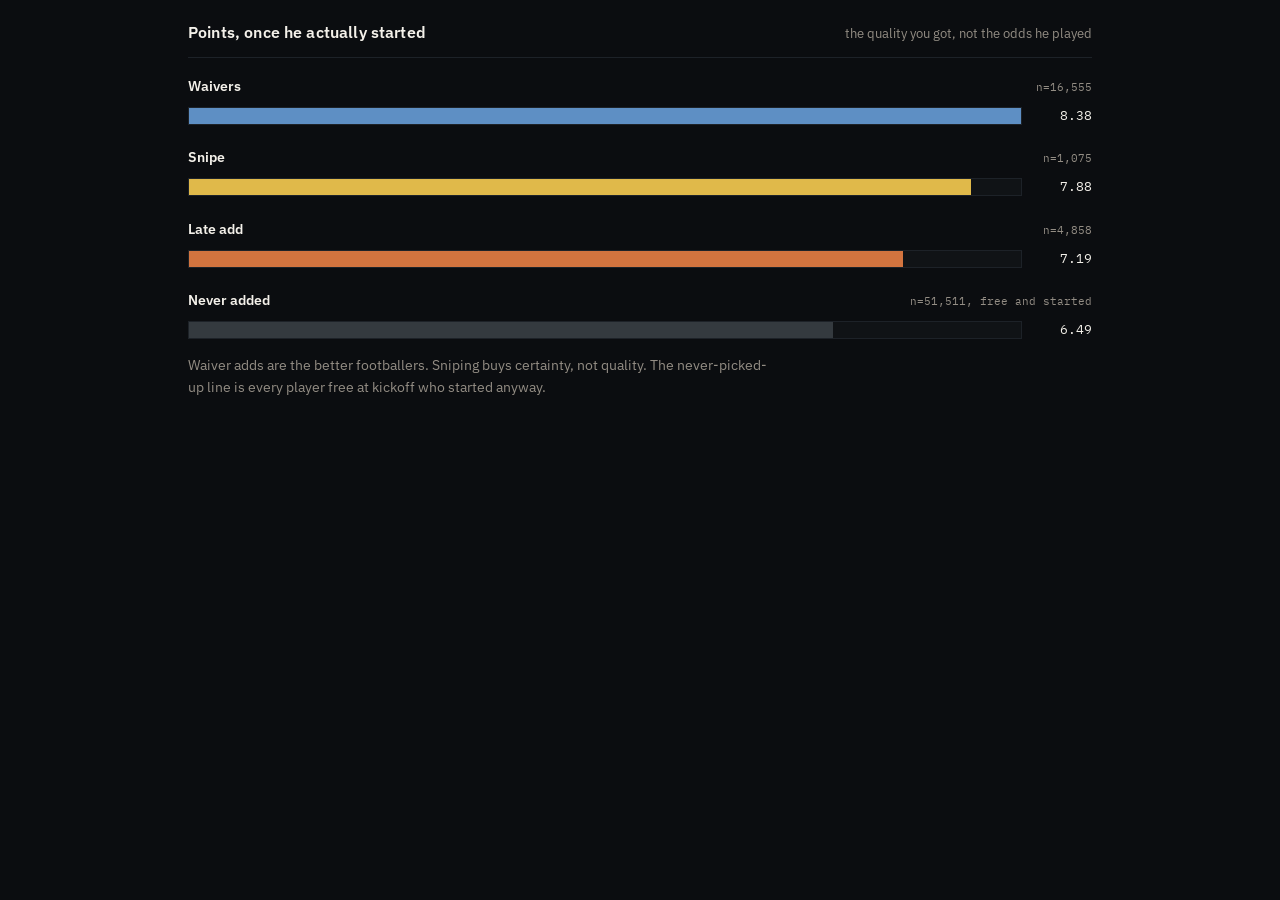
<file: site/embed/quality.html>
<!doctype html>
<html lang="en">
<head>
<meta charset="utf-8">
<meta name="viewport" content="width=device-width, initial-scale=1">
<title>Points once he started</title>
<link rel="preconnect" href="https://fonts.googleapis.com">
<link rel="preconnect" href="https://fonts.gstatic.com" crossorigin>
<link href="https://fonts.googleapis.com/css2?family=Anton&family=IBM+Plex+Mono:wght@400;500;600&family=IBM+Plex+Sans:wght@400;500;600&display=swap" rel="stylesheet">
<style>
/* The Draft Society - floodlit matchday.
   Black and gold, Anton for headlines, IBM Plex Mono for anything that should
   read like a readout. Built dark from the first line, never inverted.

   On the type split, which is the main thing that makes this readable: the
   house spec asks for Plex Mono on *data, stats and labels*, not on running
   prose. Mono is tiring in bulk - every character the same width, no word
   shapes to lock on to - so body copy is IBM Plex Sans, from the same
   superfamily, and the mono is kept for numbers, tables, labels and chart
   furniture where the tabular alignment earns its place.

   Colour: gold is the accent of the brand, but a page of nothing but gold on
   black is both monotonous and hard to read. Each page carries its own
   --accent, and the data colours below are a proper categorical set rather
   than three shades of the same thing.

   Everything is capped at 940px because these pages are iframed into Wix at
   that width, and must stay readable down to phone widths inside that
   ceiling. Font fallbacks are a condensed serif and a real monospace, not
   Arial, so a sandboxed iframe that cannot reach Google Fonts still looks
   deliberate. */

:root {
  /* Surfaces: a blue-black rather than dead #000, layered so panels read as
     lit from above rather than as holes. */
  --black: #0b0d10;
  --panel: #14171b;
  --panel-2: #1a1e23;
  --panel-edge: #262c33;
  --hairline: #1d2228;

  --gold: #e0b94a;
  --gold-deep: #c9a227;
  --gold-dim: rgba(224, 185, 74, 0.2);

  /* Headings stay bright; body copy sits a step down, which is what stops a
     long page glaring. */
  --white: #f4f1ea;
  --text: #cfcbc3;
  --grey: #938d84;
  --grey-dim: #645f59;

  /* Categorical data colours. Buckets keep one colour each across every page
     so a reader learns them once. */
  --waivers: #5e8fc4;
  --snipe: #e0b94a;
  --late: #d2743f;
  --baseline: #5f6a72;

  /* Extra hues for cuts that are not buckets (positions, phases). */
  --teal: #3f9e8c;
  --violet: #9183cc;
  --rose: #c96a84;

  --accent: var(--gold);

  --max: 940px;
  --head: Anton, 'Arial Narrow', 'Times New Roman', serif;
  --sans: 'IBM Plex Sans', system-ui, 'Segoe UI', sans-serif;
  --mono: 'IBM Plex Mono', ui-monospace, 'Courier New', monospace;
}

/* Per-page accents, so moving between pages feels like moving. */
body.p-timing    { --accent: var(--gold); }
body.p-positions { --accent: var(--teal); }
body.p-season    { --accent: var(--violet); }
body.p-money     { --accent: var(--late); }
body.p-best      { --accent: var(--waivers); }
body.p-method    { --accent: var(--grey); }

* { box-sizing: border-box; }

html { -webkit-text-size-adjust: 100%; }

body {
  margin: 0;
  background: var(--black);
  color: var(--text);
  font-family: var(--sans);
  font-size: 16.5px;
  line-height: 1.72;
  background-image:
    radial-gradient(90% 55% at 50% -10%, rgba(224, 185, 74, 0.09), transparent 62%),
    radial-gradient(70% 45% at 85% 8%, rgba(94, 143, 196, 0.07), transparent 60%);
  background-repeat: no-repeat;
}

.wrap { max-width: var(--max); margin: 0 auto; padding: 30px 18px 80px; }

/* ---------------------------------------------------------------- type --- */

h1, h2, .stat-value, .masthead-title {
  font-family: var(--head);
  font-weight: 400;
  letter-spacing: 0.012em;
  text-transform: uppercase;
  margin: 0;
  color: var(--white);
}

h1 { font-size: clamp(32px, 7.2vw, 56px); line-height: 1.02; margin-bottom: 12px; }

h2 {
  font-size: clamp(21px, 4vw, 29px);
  line-height: 1.12;
  margin: 52px 0 10px;
  padding-bottom: 9px;
  border-bottom: 1px solid var(--panel-edge);
  position: relative;
}
/* A short accent stub under each section rule - the only place the page
   colour shows as a block. */
h2::after {
  content: '';
  position: absolute;
  left: 0; bottom: -1px;
  width: 54px; height: 2px;
  background: var(--accent);
}

/* h3 drops Anton and the caps: inside a panel it is a label, not a headline,
   and shouting twice in one box is what made this tiring. */
h3 {
  font-family: var(--sans);
  font-size: 15.5px;
  font-weight: 600;
  letter-spacing: 0.01em;
  color: var(--white);
  margin: 0;
}

p { margin: 13px 0; max-width: 70ch; }

a { color: var(--accent); text-decoration: none;
  border-bottom: 1px solid var(--gold-dim); }
a:hover { border-bottom-color: var(--accent); }

strong { color: var(--white); font-weight: 600; }
em { color: var(--white); font-style: italic; }

.lede { font-size: 18px; line-height: 1.68; color: #e2ded6; max-width: 62ch; }

.kicker {
  font-family: var(--mono);
  font-size: 11px;
  letter-spacing: 0.2em;
  text-transform: uppercase;
  color: var(--accent);
  margin-bottom: 10px;
}

.note { font-size: 13.5px; line-height: 1.6; color: var(--grey); max-width: 74ch; }

.caveat {
  border-left: 2px solid var(--accent);
  background: linear-gradient(90deg, rgba(255, 255, 255, 0.035), transparent 70%);
  padding: 13px 16px;
  margin: 20px 0;
  font-size: 15px;
  color: #d6d2ca;
  max-width: 74ch;
}

ul { max-width: 70ch; padding-left: 20px; }
li { margin: 7px 0; }

/* ------------------------------------------------------------- masthead --- */

.masthead { border-bottom: 1px solid var(--panel-edge); padding-bottom: 14px;
  margin-bottom: 26px; }

.masthead-title { font-size: 18px; letter-spacing: 0.04em; }
.masthead-title span { color: var(--accent); }

nav { margin-top: 13px; display: flex; flex-wrap: wrap; gap: 2px 0; }

nav a {
  font-family: var(--mono);
  font-size: 12px;
  letter-spacing: 0.04em;
  padding: 5px 13px 5px 0;
  margin-right: 10px;
  border: 0;
  color: var(--grey);
}
nav a:hover { color: var(--white); }
nav a[aria-current='page'] { color: var(--accent); }

/* ---------------------------------------------------------------- stats --- */

.stat-row {
  display: grid;
  grid-template-columns: repeat(auto-fit, minmax(150px, 1fr));
  gap: 10px;
  margin: 24px 0;
}

/* Separate bordered cards rather than one hairline-gridded block. A single
   block leaves the container's own background showing as a dead rectangle
   wherever the last row is short of cards, and `min-width: 0` is what stops
   a long label pushing its track past the minmax and forcing a wrap in the
   first place - grid tracks default to min-content, not zero. */
.stat {
  background: linear-gradient(180deg, var(--panel-2), var(--panel));
  border: 1px solid var(--panel-edge);
  padding: 16px 17px 15px;
  min-width: 0;
}

.stat-label {
  font-family: var(--mono);
  font-size: 10.5px;
  letter-spacing: 0.12em;
  text-transform: uppercase;
  color: var(--grey);
  margin-bottom: 9px;
}

.stat-value { font-size: 34px; line-height: 1; }
.stat-value.gold { color: var(--gold);
  text-shadow: 0 0 26px rgba(224, 185, 74, 0.32); }
.stat-sub { font-size: 12.5px; line-height: 1.45; color: var(--grey);
  margin-top: 6px; }

/* --------------------------------------------------------------- panels --- */

.panel {
  background: linear-gradient(180deg, var(--panel-2), var(--panel));
  border: 1px solid var(--panel-edge);
  padding: 19px 18px 16px;
  margin: 22px 0;
}

.panel-head { display: flex; justify-content: space-between; align-items: baseline;
  gap: 12px; flex-wrap: wrap; margin-bottom: 16px;
  padding-bottom: 11px; border-bottom: 1px solid var(--hairline); }
.panel-head .note { font-size: 12.5px; }

.legend { display: flex; flex-wrap: wrap; gap: 4px 16px; margin: 0;
  font-family: var(--mono); font-size: 11.5px; color: var(--grey); }
.legend span { display: inline-flex; align-items: center; gap: 6px; }
.legend i { width: 11px; height: 11px; display: inline-block; flex: 0 0 auto; }

/* --------------------------------------------------------------- tables --- */

.scroll { overflow-x: auto; -webkit-overflow-scrolling: touch; margin: 18px 0; }

table { border-collapse: collapse; width: 100%; font-family: var(--mono);
  font-size: 13px; min-width: 520px; }

th, td { padding: 9px 11px; text-align: right; border-bottom: 1px solid var(--hairline);
  white-space: nowrap; }
th:first-child, td:first-child { text-align: left; }

thead th {
  font-size: 10.5px;
  letter-spacing: 0.09em;
  text-transform: uppercase;
  color: var(--accent);
  border-bottom: 1px solid var(--panel-edge);
  background: var(--panel);
  position: sticky;
  top: 0;
}

tbody tr:nth-child(even) td { background: rgba(255, 255, 255, 0.016); }
tbody tr:hover td { background: rgba(224, 185, 74, 0.06); }

th.sortable { cursor: pointer; user-select: none; }
th.sortable:hover { color: var(--white); }
th.sortable::after { content: '  \2195'; opacity: 0.3; }
th.sortable[data-dir='asc']::after { content: '  \2191'; opacity: 1; }
th.sortable[data-dir='desc']::after { content: '  \2193'; opacity: 1; }

td.num, th.num { font-variant-numeric: tabular-nums; }
.thin { color: var(--gold-deep); font-size: 11px; }

.tag {
  font-family: var(--mono);
  font-size: 10px;
  letter-spacing: 0.06em;
  text-transform: uppercase;
  padding: 2px 7px;
  border: 1px solid currentColor;
}
.tag.waivers { color: var(--waivers); }
.tag.lineup_snipe { color: var(--snipe); }
.tag.late_add { color: var(--late); }

/* ----------------------------------------------------- bars (horizontal) --- */
/* Divs rather than SVG so every label stays at a real font size at every
   width. A viewBox-scaled SVG shrinks its own text to nothing on a phone. */

.bars-group { margin: 0 0 18px; }
.bars-group:last-child { margin-bottom: 4px; }

.bars-label {
  display: flex; justify-content: space-between; align-items: baseline;
  gap: 10px; margin-bottom: 7px;
  font-family: var(--sans); font-size: 14px; font-weight: 600;
  color: var(--white);
}
.bars-note { font-family: var(--mono); font-style: normal; font-size: 11px;
  font-weight: 400; color: var(--grey); }

.bars-line { display: flex; align-items: center; gap: 10px; margin-bottom: 5px; }

.bars-key { flex: 0 0 76px; font-family: var(--mono); font-size: 11px;
  color: var(--grey); }

.bars-track {
  flex: 1 1 auto; height: 18px; min-width: 40px;
  background: #11141700; border: 1px solid var(--hairline);
  background-color: #101316;
}

.bars-fill { height: 100%; min-width: 2px; transition: width .4s ease; }

.bars-value {
  flex: 0 0 auto; min-width: 60px; text-align: right;
  font-family: var(--mono); font-size: 13px;
  font-variant-numeric: tabular-nums; color: var(--white);
}

/* ------------------------------------------------------ columns (vertical) --- */

.cols { display: flex; align-items: flex-end; gap: 2px; height: 215px;
  margin-top: 8px; }

.cols-col { flex: 1 1 0; min-width: 0; display: flex; flex-direction: column;
  justify-content: flex-end; height: 100%; }

.cols-value { font-family: var(--mono); font-size: 10px; text-align: center;
  color: var(--grey); margin-bottom: 3px;
  font-variant-numeric: tabular-nums; min-height: 13px; }

.cols-track { flex: 1 1 auto; display: flex; align-items: flex-end; }

.cols-fill { width: 100%; background: var(--waivers); min-height: 2px;
  transition: height .4s ease; }

.cols-col.is-hot .cols-value { color: var(--gold); }
.cols-col.is-hot .cols-fill { box-shadow: 0 0 18px rgba(224, 185, 74, 0.5); }

.cols-label { font-family: var(--mono); font-size: 10px; text-align: center;
  color: var(--grey-dim); margin-top: 6px; min-height: 13px; white-space: nowrap; }

/* --------------------------------------------------------------- footer --- */

footer {
  margin-top: 58px; padding-top: 18px;
  border-top: 1px solid var(--panel-edge);
  font-size: 13px; color: var(--grey-dim);
}
footer a { color: var(--grey); border: 0; }
footer a:hover { color: var(--accent); }

/* ---------------------------------------------- standalone embed variant --- */
/* The one-chart pages in site/embed/, which Wix iframes on their own. No
   masthead, no page padding, nothing that assumes a surrounding page. */

body.embed { background-image: none; }
body.embed .wrap { padding: 0; }
body.embed .panel { margin: 0; border: 0; background: var(--black); }

@media (max-width: 560px) {
  body { font-size: 16px; }
  .lede { font-size: 16.5px; }
  .stat-value { font-size: 28px; }
  .wrap { padding: 22px 16px 52px; }
  /* A dozen numbers across a phone collide into a smear; the bar heights and
     the axis still carry the shape, and the hover title has the figure. */
  .cols-value { display: none; }
  .cols { height: 170px; }
  .bars-key { flex-basis: 60px; }
  .bars-value { min-width: 52px; font-size: 12px; }
}

</style>
</head>
<body class="embed">
<div class="wrap">
  <div class="panel">
    <div class="panel-head">
      <h3>Points, once he actually started</h3>
      <span class="note">the quality you got, not the odds he played</span>
    </div>
    <div id="chart"></div>
    <p class="note" style="margin-top:14px">Waiver adds are the better footballers. Sniping buys certainty, not quality. The never-picked-up line is every player free at kickoff who started anyway.</p>
  </div>
</div>
<script>/* Generated by analysis/metrics.py - do not edit by hand. */
window.PICKUP_METRICS = {
 "generated": "2026-11-08T10:39:56+01:00",
 "bucket_labels": {
  "waivers": "Waivers (>KO-75)",
  "lineup_snipe": "Lineup snipe (KO-75 to KO-70)",
  "late_add": "Late add (KO-70 to KO)"
 },
 "lock_minutes": 75,
 "snipe_floor": 70,
 "counts": {
  "events": 22488,
  "unique_player_gameweeks": 7589,
  "baseline": 51511
 },
 "per_event": {
  "waivers": {
   "n": 16555,
   "start_rate": 66.7,
   "mean_fpts": 6.12,
   "median_fpts": 4.25,
   "pps": 8.38,
   "mean_next4": 21.62,
   "mean_held": 22.15,
   "mean_fpts_if_started": 8.38
  },
  "lineup_snipe": {
   "n": 1075,
   "start_rate": 97.7,
   "mean_fpts": 7.74,
   "median_fpts": 6.0,
   "pps": 7.88,
   "mean_next4": 20.86,
   "mean_held": 15.58,
   "mean_fpts_if_started": 7.88
  },
  "late_add": {
   "n": 4858,
   "start_rate": 98.0,
   "mean_fpts": 7.07,
   "median_fpts": 5.5,
   "pps": 7.19,
   "mean_next4": 21.18,
   "mean_held": 18.34,
   "mean_fpts_if_started": 7.19
  }
 },
 "per_unique": {
  "waivers": {
   "n": 4770,
   "start_rate": 63.3,
   "mean_fpts": 5.48,
   "median_fpts": 3.5,
   "pps": 7.86,
   "mean_next4": 20.04,
   "mean_held": 21.2,
   "mean_fpts_if_started": 7.86
  },
  "lineup_snipe": {
   "n": 628,
   "start_rate": 96.3,
   "mean_fpts": 7.28,
   "median_fpts": 5.75,
   "pps": 7.48,
   "mean_next4": 20.91,
   "mean_held": 14.04,
   "mean_fpts_if_started": 7.48
  },
  "late_add": {
   "n": 2191,
   "start_rate": 96.2,
   "mean_fpts": 7.0,
   "median_fpts": 5.5,
   "pps": 7.23,
   "mean_next4": 21.82,
   "mean_held": 20.58,
   "mean_fpts_if_started": 7.23
  }
 },
 "baseline": {
  "n": 51511,
  "mean_fpts": 6.49,
  "median_fpts": 5.25,
  "conditioned_on_start": true,
  "mean_per_gameweek": 1355.6
 },
 "by_position": {
  "D": {
   "waivers": {
    "n": 6261,
    "start_rate": 72.2,
    "mean_fpts": 6.91,
    "median_fpts": 5.25,
    "pps": 9.13,
    "mean_next4": 23.57,
    "mean_held": 24.6,
    "mean_fpts_if_started": 9.13
   },
   "lineup_snipe": {
    "n": 363,
    "start_rate": 98.3,
    "mean_fpts": 9.4,
    "median_fpts": 7.5,
    "pps": 9.53,
    "mean_next4": 23.45,
    "mean_held": 17.9,
    "mean_fpts_if_started": 9.53
   },
   "late_add": {
    "n": 1815,
    "start_rate": 98.8,
    "mean_fpts": 7.66,
    "median_fpts": 6.75,
    "pps": 7.74,
    "mean_next4": 22.14,
    "mean_held": 19.91,
    "mean_fpts_if_started": 7.74
   }
  },
  "F": {
   "waivers": {
    "n": 3500,
    "start_rate": 50.3,
    "mean_fpts": 5.19,
    "median_fpts": 3.0,
    "pps": 7.97,
    "mean_next4": 18.75,
    "mean_held": 17.57,
    "mean_fpts_if_started": 7.97
   },
   "lineup_snipe": {
    "n": 290,
    "start_rate": 97.2,
    "mean_fpts": 7.39,
    "median_fpts": 5.0,
    "pps": 7.55,
    "mean_next4": 17.83,
    "mean_held": 11.18,
    "mean_fpts_if_started": 7.55
   },
   "late_add": {
    "n": 979,
    "start_rate": 96.7,
    "mean_fpts": 6.66,
    "median_fpts": 4.5,
    "pps": 6.82,
    "mean_next4": 20.22,
    "mean_held": 16.7,
    "mean_fpts_if_started": 6.82
   }
  },
  "G": {
   "waivers": {
    "n": 1319,
    "start_rate": 89.6,
    "mean_fpts": 7.36,
    "median_fpts": 6.5,
    "pps": 8.21,
    "mean_next4": 26.76,
    "mean_held": 26.94,
    "mean_fpts_if_started": 8.21
   },
   "lineup_snipe": {
    "n": 34,
    "start_rate": 100.0,
    "mean_fpts": 6.21,
    "median_fpts": 5.25,
    "pps": 6.21,
    "mean_next4": 22.62,
    "mean_held": 13.04,
    "mean_fpts_if_started": 6.21
   },
   "late_add": {
    "n": 312,
    "start_rate": 99.0,
    "mean_fpts": 7.33,
    "median_fpts": 6.25,
    "pps": 7.4,
    "mean_next4": 24.31,
    "mean_held": 24.78,
    "mean_fpts_if_started": 7.4
   }
  },
  "M": {
   "waivers": {
    "n": 5475,
    "start_rate": 65.3,
    "mean_fpts": 5.51,
    "median_fpts": 4.0,
    "pps": 7.68,
    "mean_next4": 19.99,
    "mean_held": 21.12,
    "mean_fpts_if_started": 7.68
   },
   "lineup_snipe": {
    "n": 388,
    "start_rate": 97.2,
    "mean_fpts": 6.6,
    "median_fpts": 5.0,
    "pps": 6.72,
    "mean_next4": 20.54,
    "mean_held": 16.92,
    "mean_fpts_if_started": 6.72
   },
   "late_add": {
    "n": 1752,
    "start_rate": 97.8,
    "mean_fpts": 6.65,
    "median_fpts": 5.0,
    "pps": 6.78,
    "mean_next4": 20.16,
    "mean_held": 16.48,
    "mean_fpts_if_started": 6.78
   }
  }
 },
 "by_phase": {
  "early": {
   "waivers": {
    "n": 5459,
    "start_rate": 66.0,
    "mean_fpts": 5.86,
    "median_fpts": 4.0,
    "pps": 8.02,
    "mean_next4": 21.84,
    "mean_held": 30.06,
    "mean_fpts_if_started": 8.02
   },
   "lineup_snipe": {
    "n": 383,
    "start_rate": 97.9,
    "mean_fpts": 7.84,
    "median_fpts": 6.0,
    "pps": 7.98,
    "mean_next4": 21.15,
    "mean_held": 20.81,
    "mean_fpts_if_started": 7.98
   },
   "late_add": {
    "n": 1443,
    "start_rate": 98.1,
    "mean_fpts": 7.05,
    "median_fpts": 5.25,
    "pps": 7.17,
    "mean_next4": 21.45,
    "mean_held": 20.08,
    "mean_fpts_if_started": 7.17
   }
  },
  "mid": {
   "waivers": {
    "n": 5534,
    "start_rate": 64.7,
    "mean_fpts": 5.82,
    "median_fpts": 4.25,
    "pps": 8.14,
    "mean_next4": 22.14,
    "mean_held": 21.89,
    "mean_fpts_if_started": 8.14
   },
   "lineup_snipe": {
    "n": 376,
    "start_rate": 97.6,
    "mean_fpts": 7.33,
    "median_fpts": 5.25,
    "pps": 7.43,
    "mean_next4": 20.7,
    "mean_held": 11.98,
    "mean_fpts_if_started": 7.43
   },
   "late_add": {
    "n": 1719,
    "start_rate": 97.7,
    "mean_fpts": 7.08,
    "median_fpts": 5.5,
    "pps": 7.21,
    "mean_next4": 22.57,
    "mean_held": 20.05,
    "mean_fpts_if_started": 7.21
   }
  },
  "late": {
   "waivers": {
    "n": 5562,
    "start_rate": 69.3,
    "mean_fpts": 6.67,
    "median_fpts": 5.0,
    "pps": 8.93,
    "mean_next4": 20.89,
    "mean_held": 14.65,
    "mean_fpts_if_started": 8.93
   },
   "lineup_snipe": {
    "n": 316,
    "start_rate": 97.5,
    "mean_fpts": 8.11,
    "median_fpts": 6.5,
    "pps": 8.3,
    "mean_next4": 20.69,
    "mean_held": 13.51,
    "mean_fpts_if_started": 8.3
   },
   "late_add": {
    "n": 1696,
    "start_rate": 98.2,
    "mean_fpts": 7.09,
    "median_fpts": 5.75,
    "pps": 7.19,
    "mean_next4": 19.54,
    "mean_held": 15.12,
    "mean_fpts_if_started": 7.19
   }
  }
 },
 "by_gameweek": {
  "1": {
   "waivers": {
    "n": 402,
    "start_rate": 60.0,
    "mean_fpts": 6.28,
    "median_fpts": 4.5,
    "pps": 10.01,
    "mean_next4": 21.06,
    "mean_held": 27.1,
    "mean_fpts_if_started": 10.01
   },
   "lineup_snipe": {
    "n": 38,
    "start_rate": 97.4,
    "mean_fpts": 8.52,
    "median_fpts": 5.5,
    "pps": 8.75,
    "mean_next4": 28.87,
    "mean_held": 34.01,
    "mean_fpts_if_started": 8.75
   },
   "late_add": {
    "n": 118,
    "start_rate": 97.5,
    "mean_fpts": 7.21,
    "median_fpts": 4.88,
    "pps": 7.4,
    "mean_next4": 20.63,
    "mean_held": 19.96,
    "mean_fpts_if_started": 7.4
   }
  },
  "2": {
   "waivers": {
    "n": 517,
    "start_rate": 71.8,
    "mean_fpts": 6.21,
    "median_fpts": 3.5,
    "pps": 8.24,
    "mean_next4": 22.39,
    "mean_held": 33.39,
    "mean_fpts_if_started": 8.24
   },
   "lineup_snipe": {
    "n": 31,
    "start_rate": 93.5,
    "mean_fpts": 3.4,
    "median_fpts": 2.5,
    "pps": 3.54,
    "mean_next4": 15.93,
    "mean_held": 5.63,
    "mean_fpts_if_started": 3.54
   },
   "late_add": {
    "n": 77,
    "start_rate": 97.4,
    "mean_fpts": 5.76,
    "median_fpts": 4.5,
    "pps": 5.9,
    "mean_next4": 20.88,
    "mean_held": 21.63,
    "mean_fpts_if_started": 5.9
   }
  },
  "3": {
   "waivers": {
    "n": 484,
    "start_rate": 69.4,
    "mean_fpts": 3.83,
    "median_fpts": 2.38,
    "pps": 5.06,
    "mean_next4": 19.5,
    "mean_held": 20.44,
    "mean_fpts_if_started": 5.06
   },
   "lineup_snipe": {
    "n": 40,
    "start_rate": 97.5,
    "mean_fpts": 10.84,
    "median_fpts": 12.25,
    "pps": 10.99,
    "mean_next4": 23.18,
    "mean_held": 36.42,
    "mean_fpts_if_started": 10.99
   },
   "late_add": {
    "n": 100,
    "start_rate": 99.0,
    "mean_fpts": 6.54,
    "median_fpts": 4.88,
    "pps": 6.61,
    "mean_next4": 21.36,
    "mean_held": 8.44,
    "mean_fpts_if_started": 6.61
   }
  },
  "4": {
   "waivers": {
    "n": 726,
    "start_rate": 57.6,
    "mean_fpts": 5.63,
    "median_fpts": 3.75,
    "pps": 9.14,
    "mean_next4": 19.7,
    "mean_held": 46.48,
    "mean_fpts_if_started": 9.14
   },
   "lineup_snipe": {
    "n": 47,
    "start_rate": 100.0,
    "mean_fpts": 6.37,
    "median_fpts": 6.0,
    "pps": 6.37,
    "mean_next4": 20.37,
    "mean_held": 10.03,
    "mean_fpts_if_started": 6.37
   },
   "late_add": {
    "n": 158,
    "start_rate": 98.7,
    "mean_fpts": 5.86,
    "median_fpts": 4.62,
    "pps": 5.93,
    "mean_next4": 21.18,
    "mean_held": 18.91,
    "mean_fpts_if_started": 5.93
   }
  },
  "5": {
   "waivers": {
    "n": 417,
    "start_rate": 67.4,
    "mean_fpts": 6.33,
    "median_fpts": 4.5,
    "pps": 8.14,
    "mean_next4": 21.86,
    "mean_held": 27.68,
    "mean_fpts_if_started": 8.14
   },
   "lineup_snipe": {
    "n": 30,
    "start_rate": 96.7,
    "mean_fpts": 6.94,
    "median_fpts": 4.62,
    "pps": 7.18,
    "mean_next4": 20.32,
    "mean_held": 32.02,
    "mean_fpts_if_started": 7.18
   },
   "late_add": {
    "n": 144,
    "start_rate": 98.6,
    "mean_fpts": 6.5,
    "median_fpts": 5.12,
    "pps": 6.58,
    "mean_next4": 19.27,
    "mean_held": 23.76,
    "mean_fpts_if_started": 6.58
   }
  },
  "6": {
   "waivers": {
    "n": 441,
    "start_rate": 70.5,
    "mean_fpts": 5.91,
    "median_fpts": 4.25,
    "pps": 7.53,
    "mean_next4": 21.48,
    "mean_held": 33.7,
    "mean_fpts_if_started": 7.53
   },
   "lineup_snipe": {
    "n": 31,
    "start_rate": 100.0,
    "mean_fpts": 6.33,
    "median_fpts": 5.0,
    "pps": 6.33,
    "mean_next4": 14.66,
    "mean_held": 22.42,
    "mean_fpts_if_started": 6.33
   },
   "late_add": {
    "n": 112,
    "start_rate": 99.1,
    "mean_fpts": 6.59,
    "median_fpts": 5.25,
    "pps": 6.65,
    "mean_next4": 21.62,
    "mean_held": 20.35,
    "mean_fpts_if_started": 6.65
   }
  },
  "7": {
   "waivers": {
    "n": 488,
    "start_rate": 67.6,
    "mean_fpts": 5.89,
    "median_fpts": 4.75,
    "pps": 7.8,
    "mean_next4": 24.38,
    "mean_held": 30.86,
    "mean_fpts_if_started": 7.8
   },
   "lineup_snipe": {
    "n": 27,
    "start_rate": 92.6,
    "mean_fpts": 7.19,
    "median_fpts": 4.25,
    "pps": 7.66,
    "mean_next4": 20.02,
    "mean_held": 35.27,
    "mean_fpts_if_started": 7.66
   },
   "late_add": {
    "n": 140,
    "start_rate": 97.9,
    "mean_fpts": 8.01,
    "median_fpts": 5.38,
    "pps": 8.14,
    "mean_next4": 22.94,
    "mean_held": 20.39,
    "mean_fpts_if_started": 8.14
   }
  },
  "8": {
   "waivers": {
    "n": 398,
    "start_rate": 62.3,
    "mean_fpts": 5.59,
    "median_fpts": 2.75,
    "pps": 7.73,
    "mean_next4": 21.91,
    "mean_held": 25.98,
    "mean_fpts_if_started": 7.73
   },
   "lineup_snipe": {
    "n": 38,
    "start_rate": 100.0,
    "mean_fpts": 12.35,
    "median_fpts": 8.25,
    "pps": 12.35,
    "mean_next4": 27.43,
    "mean_held": 12.2,
    "mean_fpts_if_started": 12.35
   },
   "late_add": {
    "n": 144,
    "start_rate": 99.3,
    "mean_fpts": 7.43,
    "median_fpts": 4.25,
    "pps": 7.48,
    "mean_next4": 25.22,
    "mean_held": 25.86,
    "mean_fpts_if_started": 7.48
   }
  },
  "9": {
   "waivers": {
    "n": 426,
    "start_rate": 65.7,
    "mean_fpts": 5.85,
    "median_fpts": 4.75,
    "pps": 7.73,
    "mean_next4": 20.67,
    "mean_held": 22.56,
    "mean_fpts_if_started": 7.73
   },
   "lineup_snipe": {
    "n": 34,
    "start_rate": 100.0,
    "mean_fpts": 5.76,
    "median_fpts": 5.75,
    "pps": 5.76,
    "mean_next4": 14.11,
    "mean_held": 7.21,
    "mean_fpts_if_started": 5.76
   },
   "late_add": {
    "n": 124,
    "start_rate": 97.6,
    "mean_fpts": 7.2,
    "median_fpts": 5.75,
    "pps": 7.38,
    "mean_next4": 16.82,
    "mean_held": 15.65,
    "mean_fpts_if_started": 7.38
   }
  },
  "10": {
   "waivers": {
    "n": 368,
    "start_rate": 64.9,
    "mean_fpts": 5.68,
    "median_fpts": 4.0,
    "pps": 8.24,
    "mean_next4": 22.55,
    "mean_held": 30.6,
    "mean_fpts_if_started": 8.24
   },
   "lineup_snipe": {
    "n": 17,
    "start_rate": 100.0,
    "mean_fpts": 9.25,
    "median_fpts": 8.25,
    "pps": 9.25,
    "mean_next4": 27.19,
    "mean_held": 41.57,
    "mean_fpts_if_started": 9.25
   },
   "late_add": {
    "n": 96,
    "start_rate": 97.9,
    "mean_fpts": 8.0,
    "median_fpts": 4.88,
    "pps": 8.17,
    "mean_next4": 24.88,
    "mean_held": 29.77,
    "mean_fpts_if_started": 8.17
   }
  },
  "11": {
   "waivers": {
    "n": 392,
    "start_rate": 80.6,
    "mean_fpts": 8.67,
    "median_fpts": 8.25,
    "pps": 9.95,
    "mean_next4": 27.76,
    "mean_held": 31.49,
    "mean_fpts_if_started": 9.95
   },
   "lineup_snipe": {
    "n": 11,
    "start_rate": 100.0,
    "mean_fpts": 11.2,
    "median_fpts": 11.75,
    "pps": 11.2,
    "mean_next4": 20.52,
    "mean_held": 13.77,
    "mean_fpts_if_started": 11.2
   },
   "late_add": {
    "n": 79,
    "start_rate": 97.5,
    "mean_fpts": 9.14,
    "median_fpts": 9.5,
    "pps": 9.33,
    "mean_next4": 23.04,
    "mean_held": 23.48,
    "mean_fpts_if_started": 9.33
   }
  },
  "12": {
   "waivers": {
    "n": 400,
    "start_rate": 57.8,
    "mean_fpts": 4.97,
    "median_fpts": 3.5,
    "pps": 6.51,
    "mean_next4": 20.59,
    "mean_held": 18.17,
    "mean_fpts_if_started": 6.51
   },
   "lineup_snipe": {
    "n": 39,
    "start_rate": 97.4,
    "mean_fpts": 7.61,
    "median_fpts": 11.25,
    "pps": 7.82,
    "mean_next4": 20.79,
    "mean_held": 10.3,
    "mean_fpts_if_started": 7.82
   },
   "late_add": {
    "n": 151,
    "start_rate": 96.7,
    "mean_fpts": 6.94,
    "median_fpts": 5.5,
    "pps": 7.15,
    "mean_next4": 20.46,
    "mean_held": 14.53,
    "mean_fpts_if_started": 7.15
   }
  },
  "13": {
   "waivers": {
    "n": 446,
    "start_rate": 60.5,
    "mean_fpts": 5.14,
    "median_fpts": 2.88,
    "pps": 7.73,
    "mean_next4": 21.76,
    "mean_held": 23.13,
    "mean_fpts_if_started": 7.73
   },
   "lineup_snipe": {
    "n": 32,
    "start_rate": 100.0,
    "mean_fpts": 10.28,
    "median_fpts": 13.0,
    "pps": 10.28,
    "mean_next4": 22.92,
    "mean_held": 21.29,
    "mean_fpts_if_started": 10.28
   },
   "late_add": {
    "n": 112,
    "start_rate": 96.4,
    "mean_fpts": 8.57,
    "median_fpts": 5.38,
    "pps": 8.74,
    "mean_next4": 22.66,
    "mean_held": 17.96,
    "mean_fpts_if_started": 8.74
   }
  },
  "14": {
   "waivers": {
    "n": 406,
    "start_rate": 69.0,
    "mean_fpts": 5.88,
    "median_fpts": 4.0,
    "pps": 7.85,
    "mean_next4": 22.67,
    "mean_held": 25.22,
    "mean_fpts_if_started": 7.85
   },
   "lineup_snipe": {
    "n": 53,
    "start_rate": 98.1,
    "mean_fpts": 8.9,
    "median_fpts": 8.0,
    "pps": 8.94,
    "mean_next4": 18.19,
    "mean_held": 11.41,
    "mean_fpts_if_started": 8.94
   },
   "late_add": {
    "n": 163,
    "start_rate": 99.4,
    "mean_fpts": 6.96,
    "median_fpts": 5.0,
    "pps": 7.0,
    "mean_next4": 19.25,
    "mean_held": 24.3,
    "mean_fpts_if_started": 7.0
   }
  },
  "15": {
   "waivers": {
    "n": 359,
    "start_rate": 64.6,
    "mean_fpts": 5.76,
    "median_fpts": 4.0,
    "pps": 8.01,
    "mean_next4": 22.7,
    "mean_held": 27.89,
    "mean_fpts_if_started": 8.01
   },
   "lineup_snipe": {
    "n": 24,
    "start_rate": 91.7,
    "mean_fpts": 5.95,
    "median_fpts": 5.25,
    "pps": 6.49,
    "mean_next4": 16.61,
    "mean_held": 7.98,
    "mean_fpts_if_started": 6.49
   },
   "late_add": {
    "n": 119,
    "start_rate": 100.0,
    "mean_fpts": 6.71,
    "median_fpts": 5.5,
    "pps": 6.71,
    "mean_next4": 21.93,
    "mean_held": 15.78,
    "mean_fpts_if_started": 6.71
   }
  },
  "16": {
   "waivers": {
    "n": 460,
    "start_rate": 54.8,
    "mean_fpts": 5.03,
    "median_fpts": 3.75,
    "pps": 7.06,
    "mean_next4": 20.56,
    "mean_held": 18.98,
    "mean_fpts_if_started": 7.06
   },
   "lineup_snipe": {
    "n": 22,
    "start_rate": 100.0,
    "mean_fpts": 8.61,
    "median_fpts": 4.12,
    "pps": 8.61,
    "mean_next4": 23.72,
    "mean_held": 10.8,
    "mean_fpts_if_started": 8.61
   },
   "late_add": {
    "n": 108,
    "start_rate": 95.4,
    "mean_fpts": 5.44,
    "median_fpts": 3.75,
    "pps": 5.58,
    "mean_next4": 19.96,
    "mean_held": 19.78,
    "mean_fpts_if_started": 5.58
   }
  },
  "17": {
   "waivers": {
    "n": 417,
    "start_rate": 69.3,
    "mean_fpts": 5.45,
    "median_fpts": 3.5,
    "pps": 7.41,
    "mean_next4": 20.85,
    "mean_held": 18.29,
    "mean_fpts_if_started": 7.41
   },
   "lineup_snipe": {
    "n": 35,
    "start_rate": 97.1,
    "mean_fpts": 6.89,
    "median_fpts": 3.5,
    "pps": 7.09,
    "mean_next4": 25.72,
    "mean_held": 10.96,
    "mean_fpts_if_started": 7.09
   },
   "late_add": {
    "n": 112,
    "start_rate": 100.0,
    "mean_fpts": 7.48,
    "median_fpts": 5.25,
    "pps": 7.48,
    "mean_next4": 25.58,
    "mean_held": 23.27,
    "mean_fpts_if_started": 7.48
   }
  },
  "18": {
   "waivers": {
    "n": 321,
    "start_rate": 69.8,
    "mean_fpts": 6.43,
    "median_fpts": 4.75,
    "pps": 8.79,
    "mean_next4": 24.57,
    "mean_held": 18.38,
    "mean_fpts_if_started": 8.79
   },
   "lineup_snipe": {
    "n": 29,
    "start_rate": 96.6,
    "mean_fpts": 5.22,
    "median_fpts": 4.25,
    "pps": 5.31,
    "mean_next4": 16.14,
    "mean_held": 4.97,
    "mean_fpts_if_started": 5.31
   },
   "late_add": {
    "n": 157,
    "start_rate": 98.7,
    "mean_fpts": 6.11,
    "median_fpts": 5.5,
    "pps": 6.2,
    "mean_next4": 21.65,
    "mean_held": 16.48,
    "mean_fpts_if_started": 6.2
   }
  },
  "19": {
   "waivers": {
    "n": 430,
    "start_rate": 69.3,
    "mean_fpts": 6.35,
    "median_fpts": 5.25,
    "pps": 8.68,
    "mean_next4": 22.17,
    "mean_held": 19.62,
    "mean_fpts_if_started": 8.68
   },
   "lineup_snipe": {
    "n": 36,
    "start_rate": 100.0,
    "mean_fpts": 6.7,
    "median_fpts": 4.75,
    "pps": 6.7,
    "mean_next4": 18.86,
    "mean_held": 7.53,
    "mean_fpts_if_started": 6.7
   },
   "late_add": {
    "n": 183,
    "start_rate": 98.4,
    "mean_fpts": 7.35,
    "median_fpts": 5.25,
    "pps": 7.47,
    "mean_next4": 23.29,
    "mean_held": 22.92,
    "mean_fpts_if_started": 7.47
   }
  },
  "20": {
   "waivers": {
    "n": 389,
    "start_rate": 68.4,
    "mean_fpts": 7.69,
    "median_fpts": 4.75,
    "pps": 10.42,
    "mean_next4": 23.8,
    "mean_held": 26.81,
    "mean_fpts_if_started": 10.42
   },
   "lineup_snipe": {
    "n": 36,
    "start_rate": 100.0,
    "mean_fpts": 7.69,
    "median_fpts": 6.25,
    "pps": 7.69,
    "mean_next4": 19.26,
    "mean_held": 8.94,
    "mean_fpts_if_started": 7.69
   },
   "late_add": {
    "n": 131,
    "start_rate": 93.9,
    "mean_fpts": 6.14,
    "median_fpts": 5.0,
    "pps": 6.46,
    "mean_next4": 24.09,
    "mean_held": 20.71,
    "mean_fpts_if_started": 6.46
   }
  },
  "21": {
   "waivers": {
    "n": 405,
    "start_rate": 64.9,
    "mean_fpts": 5.94,
    "median_fpts": 4.5,
    "pps": 8.3,
    "mean_next4": 22.54,
    "mean_held": 30.35,
    "mean_fpts_if_started": 8.3
   },
   "lineup_snipe": {
    "n": 17,
    "start_rate": 88.2,
    "mean_fpts": 7.78,
    "median_fpts": 4.5,
    "pps": 8.35,
    "mean_next4": 26.94,
    "mean_held": 28.56,
    "mean_fpts_if_started": 8.35
   },
   "late_add": {
    "n": 153,
    "start_rate": 96.7,
    "mean_fpts": 6.43,
    "median_fpts": 5.5,
    "pps": 6.65,
    "mean_next4": 21.27,
    "mean_held": 20.56,
    "mean_fpts_if_started": 6.65
   }
  },
  "22": {
   "waivers": {
    "n": 516,
    "start_rate": 65.7,
    "mean_fpts": 6.0,
    "median_fpts": 5.25,
    "pps": 8.55,
    "mean_next4": 21.07,
    "mean_held": 20.68,
    "mean_fpts_if_started": 8.55
   },
   "lineup_snipe": {
    "n": 21,
    "start_rate": 95.2,
    "mean_fpts": 6.44,
    "median_fpts": 6.0,
    "pps": 6.76,
    "mean_next4": 22.96,
    "mean_held": 24.13,
    "mean_fpts_if_started": 6.76
   },
   "late_add": {
    "n": 117,
    "start_rate": 97.4,
    "mean_fpts": 7.87,
    "median_fpts": 7.5,
    "pps": 8.04,
    "mean_next4": 24.44,
    "mean_held": 22.27,
    "mean_fpts_if_started": 8.04
   }
  },
  "23": {
   "waivers": {
    "n": 453,
    "start_rate": 62.0,
    "mean_fpts": 5.84,
    "median_fpts": 5.0,
    "pps": 8.63,
    "mean_next4": 21.67,
    "mean_held": 18.15,
    "mean_fpts_if_started": 8.63
   },
   "lineup_snipe": {
    "n": 25,
    "start_rate": 100.0,
    "mean_fpts": 6.5,
    "median_fpts": 6.25,
    "pps": 6.5,
    "mean_next4": 27.12,
    "mean_held": 14.58,
    "mean_fpts_if_started": 6.5
   },
   "late_add": {
    "n": 101,
    "start_rate": 97.0,
    "mean_fpts": 8.04,
    "median_fpts": 7.0,
    "pps": 8.22,
    "mean_next4": 25.42,
    "mean_held": 17.86,
    "mean_fpts_if_started": 8.22
   }
  },
  "24": {
   "waivers": {
    "n": 552,
    "start_rate": 67.6,
    "mean_fpts": 5.83,
    "median_fpts": 5.0,
    "pps": 7.66,
    "mean_next4": 23.55,
    "mean_held": 22.83,
    "mean_fpts_if_started": 7.66
   },
   "lineup_snipe": {
    "n": 25,
    "start_rate": 100.0,
    "mean_fpts": 3.01,
    "median_fpts": 1.0,
    "pps": 3.01,
    "mean_next4": 13.67,
    "mean_held": 3.85,
    "mean_fpts_if_started": 3.01
   },
   "late_add": {
    "n": 124,
    "start_rate": 98.4,
    "mean_fpts": 7.21,
    "median_fpts": 6.25,
    "pps": 7.31,
    "mean_next4": 24.39,
    "mean_held": 18.41,
    "mean_fpts_if_started": 7.31
   }
  },
  "25": {
   "waivers": {
    "n": 380,
    "start_rate": 55.5,
    "mean_fpts": 4.49,
    "median_fpts": 2.75,
    "pps": 6.5,
    "mean_next4": 20.58,
    "mean_held": 14.89,
    "mean_fpts_if_started": 6.5
   },
   "lineup_snipe": {
    "n": 21,
    "start_rate": 95.2,
    "mean_fpts": 9.94,
    "median_fpts": 9.5,
    "pps": 9.75,
    "mean_next4": 22.21,
    "mean_held": 10.3,
    "mean_fpts_if_started": 9.75
   },
   "late_add": {
    "n": 139,
    "start_rate": 97.8,
    "mean_fpts": 8.1,
    "median_fpts": 7.5,
    "pps": 8.28,
    "mean_next4": 21.35,
    "mean_held": 18.27,
    "mean_fpts_if_started": 8.28
   }
  },
  "26": {
   "waivers": {
    "n": 388,
    "start_rate": 81.4,
    "mean_fpts": 9.52,
    "median_fpts": 7.75,
    "pps": 11.54,
    "mean_next4": 25.31,
    "mean_held": 20.92,
    "mean_fpts_if_started": 11.54
   },
   "lineup_snipe": {
    "n": 29,
    "start_rate": 100.0,
    "mean_fpts": 6.36,
    "median_fpts": 4.25,
    "pps": 6.36,
    "mean_next4": 18.25,
    "mean_held": 9.44,
    "mean_fpts_if_started": 6.36
   },
   "late_add": {
    "n": 101,
    "start_rate": 99.0,
    "mean_fpts": 6.36,
    "median_fpts": 5.25,
    "pps": 6.42,
    "mean_next4": 20.83,
    "mean_held": 25.94,
    "mean_fpts_if_started": 6.42
   }
  },
  "27": {
   "waivers": {
    "n": 454,
    "start_rate": 61.7,
    "mean_fpts": 5.12,
    "median_fpts": 3.5,
    "pps": 7.23,
    "mean_next4": 20.62,
    "mean_held": 18.67,
    "mean_fpts_if_started": 7.23
   },
   "lineup_snipe": {
    "n": 14,
    "start_rate": 100.0,
    "mean_fpts": 7.12,
    "median_fpts": 6.5,
    "pps": 7.12,
    "mean_next4": 21.52,
    "mean_held": 19.8,
    "mean_fpts_if_started": 7.12
   },
   "late_add": {
    "n": 90,
    "start_rate": 98.9,
    "mean_fpts": 6.56,
    "median_fpts": 6.5,
    "pps": 6.57,
    "mean_next4": 20.97,
    "mean_held": 16.76,
    "mean_fpts_if_started": 6.57
   }
  },
  "28": {
   "waivers": {
    "n": 372,
    "start_rate": 63.7,
    "mean_fpts": 6.46,
    "median_fpts": 4.5,
    "pps": 8.84,
    "mean_next4": 22.87,
    "mean_held": 15.72,
    "mean_fpts_if_started": 8.84
   },
   "lineup_snipe": {
    "n": 30,
    "start_rate": 100.0,
    "mean_fpts": 6.74,
    "median_fpts": 4.25,
    "pps": 6.74,
    "mean_next4": 25.28,
    "mean_held": 13.6,
    "mean_fpts_if_started": 6.74
   },
   "late_add": {
    "n": 117,
    "start_rate": 95.7,
    "mean_fpts": 6.33,
    "median_fpts": 5.0,
    "pps": 6.44,
    "mean_next4": 22.71,
    "mean_held": 17.3,
    "mean_fpts_if_started": 6.44
   }
  },
  "29": {
   "waivers": {
    "n": 407,
    "start_rate": 62.7,
    "mean_fpts": 5.33,
    "median_fpts": 4.25,
    "pps": 7.48,
    "mean_next4": 23.06,
    "mean_held": 15.19,
    "mean_fpts_if_started": 7.48
   },
   "lineup_snipe": {
    "n": 25,
    "start_rate": 100.0,
    "mean_fpts": 7.22,
    "median_fpts": 7.5,
    "pps": 7.22,
    "mean_next4": 20.26,
    "mean_held": 12.05,
    "mean_fpts_if_started": 7.22
   },
   "late_add": {
    "n": 178,
    "start_rate": 97.8,
    "mean_fpts": 6.73,
    "median_fpts": 6.5,
    "pps": 6.86,
    "mean_next4": 22.76,
    "mean_held": 16.26,
    "mean_fpts_if_started": 6.86
   }
  },
  "30": {
   "waivers": {
    "n": 399,
    "start_rate": 62.9,
    "mean_fpts": 6.25,
    "median_fpts": 5.0,
    "pps": 9.08,
    "mean_next4": 21.44,
    "mean_held": 14.23,
    "mean_fpts_if_started": 9.08
   },
   "lineup_snipe": {
    "n": 25,
    "start_rate": 96.0,
    "mean_fpts": 9.04,
    "median_fpts": 7.0,
    "pps": 9.42,
    "mean_next4": 24.68,
    "mean_held": 14.62,
    "mean_fpts_if_started": 9.42
   },
   "late_add": {
    "n": 134,
    "start_rate": 98.5,
    "mean_fpts": 8.39,
    "median_fpts": 8.25,
    "pps": 8.5,
    "mean_next4": 30.21,
    "mean_held": 22.52,
    "mean_fpts_if_started": 8.5
   }
  },
  "31": {
   "waivers": {
    "n": 439,
    "start_rate": 75.6,
    "mean_fpts": 7.74,
    "median_fpts": 6.5,
    "pps": 9.76,
    "mean_next4": 23.97,
    "mean_held": 17.28,
    "mean_fpts_if_started": 9.76
   },
   "lineup_snipe": {
    "n": 36,
    "start_rate": 94.4,
    "mean_fpts": 9.33,
    "median_fpts": 8.75,
    "pps": 9.81,
    "mean_next4": 28.27,
    "mean_held": 17.01,
    "mean_fpts_if_started": 9.81
   },
   "late_add": {
    "n": 135,
    "start_rate": 97.0,
    "mean_fpts": 9.97,
    "median_fpts": 8.75,
    "pps": 10.27,
    "mean_next4": 25.44,
    "mean_held": 18.73,
    "mean_fpts_if_started": 10.27
   }
  },
  "32": {
   "waivers": {
    "n": 537,
    "start_rate": 71.1,
    "mean_fpts": 6.74,
    "median_fpts": 4.25,
    "pps": 8.73,
    "mean_next4": 23.95,
    "mean_held": 17.24,
    "mean_fpts_if_started": 8.73
   },
   "lineup_snipe": {
    "n": 27,
    "start_rate": 100.0,
    "mean_fpts": 11.94,
    "median_fpts": 10.5,
    "pps": 11.94,
    "mean_next4": 28.54,
    "mean_held": 19.63,
    "mean_fpts_if_started": 11.94
   },
   "late_add": {
    "n": 125,
    "start_rate": 100.0,
    "mean_fpts": 8.19,
    "median_fpts": 7.5,
    "pps": 8.19,
    "mean_next4": 25.7,
    "mean_held": 22.84,
    "mean_fpts_if_started": 8.19
   }
  },
  "33": {
   "waivers": {
    "n": 346,
    "start_rate": 78.0,
    "mean_fpts": 10.13,
    "median_fpts": 8.0,
    "pps": 12.11,
    "mean_next4": 23.32,
    "mean_held": 16.46,
    "mean_fpts_if_started": 12.11
   },
   "lineup_snipe": {
    "n": 18,
    "start_rate": 83.3,
    "mean_fpts": 4.76,
    "median_fpts": 3.75,
    "pps": 5.72,
    "mean_next4": 10.36,
    "mean_held": 7.39,
    "mean_fpts_if_started": 5.72
   },
   "late_add": {
    "n": 88,
    "start_rate": 94.3,
    "mean_fpts": 4.89,
    "median_fpts": 3.62,
    "pps": 5.19,
    "mean_next4": 16.79,
    "mean_held": 10.97,
    "mean_fpts_if_started": 5.19
   }
  },
  "34": {
   "waivers": {
    "n": 623,
    "start_rate": 80.6,
    "mean_fpts": 7.8,
    "median_fpts": 6.75,
    "pps": 9.39,
    "mean_next4": 24.91,
    "mean_held": 16.47,
    "mean_fpts_if_started": 9.39
   },
   "lineup_snipe": {
    "n": 19,
    "start_rate": 94.7,
    "mean_fpts": 7.46,
    "median_fpts": 6.5,
    "pps": 7.64,
    "mean_next4": 23.75,
    "mean_held": 15.84,
    "mean_fpts_if_started": 7.64
   },
   "late_add": {
    "n": 168,
    "start_rate": 99.4,
    "mean_fpts": 6.9,
    "median_fpts": 5.62,
    "pps": 6.94,
    "mean_next4": 22.1,
    "mean_held": 13.67,
    "mean_fpts_if_started": 6.94
   }
  },
  "35": {
   "waivers": {
    "n": 507,
    "start_rate": 69.6,
    "mean_fpts": 5.39,
    "median_fpts": 3.5,
    "pps": 7.03,
    "mean_next4": 22.19,
    "mean_held": 12.2,
    "mean_fpts_if_started": 7.03
   },
   "lineup_snipe": {
    "n": 21,
    "start_rate": 100.0,
    "mean_fpts": 4.29,
    "median_fpts": 4.5,
    "pps": 4.29,
    "mean_next4": 12.99,
    "mean_held": 9.07,
    "mean_fpts_if_started": 4.29
   },
   "late_add": {
    "n": 133,
    "start_rate": 97.7,
    "mean_fpts": 6.54,
    "median_fpts": 6.0,
    "pps": 6.61,
    "mean_next4": 18.1,
    "mean_held": 12.11,
    "mean_fpts_if_started": 6.61
   }
  },
  "36": {
   "waivers": {
    "n": 405,
    "start_rate": 66.2,
    "mean_fpts": 5.98,
    "median_fpts": 4.5,
    "pps": 8.28,
    "mean_next4": 15.91,
    "mean_held": 9.96,
    "mean_fpts_if_started": 8.28
   },
   "lineup_snipe": {
    "n": 30,
    "start_rate": 96.7,
    "mean_fpts": 15.99,
    "median_fpts": 8.38,
    "pps": 16.54,
    "mean_next4": 26.98,
    "mean_held": 21.84,
    "mean_fpts_if_started": 16.54
   },
   "late_add": {
    "n": 87,
    "start_rate": 97.7,
    "mean_fpts": 8.72,
    "median_fpts": 5.0,
    "pps": 8.89,
    "mean_next4": 17.05,
    "mean_held": 11.93,
    "mean_fpts_if_started": 8.89
   }
  },
  "37": {
   "waivers": {
    "n": 407,
    "start_rate": 53.6,
    "mean_fpts": 4.73,
    "median_fpts": 2.75,
    "pps": 7.96,
    "mean_next4": 10.57,
    "mean_held": 6.83,
    "mean_fpts_if_started": 7.96
   },
   "lineup_snipe": {
    "n": 20,
    "start_rate": 100.0,
    "mean_fpts": 4.59,
    "median_fpts": 3.5,
    "pps": 4.59,
    "mean_next4": 9.66,
    "mean_held": 6.64,
    "mean_fpts_if_started": 4.59
   },
   "late_add": {
    "n": 116,
    "start_rate": 99.1,
    "mean_fpts": 5.0,
    "median_fpts": 4.0,
    "pps": 5.04,
    "mean_next4": 9.59,
    "mean_held": 6.92,
    "mean_fpts_if_started": 5.04
   }
  },
  "38": {
   "waivers": {
    "n": 278,
    "start_rate": 68.7,
    "mean_fpts": 5.69,
    "median_fpts": 4.5,
    "pps": 7.8,
    "mean_next4": 5.69,
    "mean_held": 4.94,
    "mean_fpts_if_started": 7.8
   },
   "lineup_snipe": {
    "n": 22,
    "start_rate": 100.0,
    "mean_fpts": 5.62,
    "median_fpts": 5.38,
    "pps": 5.62,
    "mean_next4": 5.62,
    "mean_held": 3.95,
    "mean_fpts_if_started": 5.62
   },
   "late_add": {
    "n": 224,
    "start_rate": 99.6,
    "mean_fpts": 6.94,
    "median_fpts": 6.0,
    "pps": 6.97,
    "mean_next4": 6.94,
    "mean_held": 6.61,
    "mean_fpts_if_started": 6.97
   }
  }
 },
 "by_league": {
  "community": {
   "waivers": {
    "n": 6207,
    "start_rate": 66.0,
    "mean_fpts": 6.06,
    "median_fpts": 4.25,
    "pps": 8.36,
    "mean_next4": 21.28,
    "mean_held": 20.94,
    "mean_fpts_if_started": 8.36
   },
   "lineup_snipe": {
    "n": 453,
    "start_rate": 96.5,
    "mean_fpts": 7.28,
    "median_fpts": 5.25,
    "pps": 7.52,
    "mean_next4": 20.08,
    "mean_held": 12.83,
    "mean_fpts_if_started": 7.52
   },
   "late_add": {
    "n": 1716,
    "start_rate": 97.7,
    "mean_fpts": 7.02,
    "median_fpts": 5.5,
    "pps": 7.16,
    "mean_next4": 20.98,
    "mean_held": 17.05,
    "mean_fpts_if_started": 7.16
   }
  },
  "igl": {
   "waivers": {
    "n": 10348,
    "start_rate": 67.1,
    "mean_fpts": 6.15,
    "median_fpts": 4.25,
    "pps": 8.39,
    "mean_next4": 21.82,
    "mean_held": 22.87,
    "mean_fpts_if_started": 8.39
   },
   "lineup_snipe": {
    "n": 622,
    "start_rate": 98.6,
    "mean_fpts": 8.08,
    "median_fpts": 6.25,
    "pps": 8.14,
    "mean_next4": 21.42,
    "mean_held": 17.58,
    "mean_fpts_if_started": 8.14
   },
   "late_add": {
    "n": 3142,
    "start_rate": 98.2,
    "mean_fpts": 7.1,
    "median_fpts": 5.5,
    "pps": 7.21,
    "mean_next4": 21.29,
    "mean_held": 19.04,
    "mean_fpts_if_started": 7.21
   }
  }
 },
 "by_claim_type": {
  "FA": {
   "waivers": {
    "n": 8638,
    "start_rate": 65.4,
    "mean_fpts": 5.85,
    "median_fpts": 4.0,
    "pps": 8.12,
    "mean_next4": 20.87,
    "mean_held": 17.35,
    "mean_fpts_if_started": 8.12
   },
   "lineup_snipe": {
    "n": 1075,
    "start_rate": 97.7,
    "mean_fpts": 7.74,
    "median_fpts": 6.0,
    "pps": 7.88,
    "mean_next4": 20.86,
    "mean_held": 15.58,
    "mean_fpts_if_started": 7.88
   },
   "late_add": {
    "n": 4858,
    "start_rate": 98.0,
    "mean_fpts": 7.07,
    "median_fpts": 5.5,
    "pps": 7.19,
    "mean_next4": 21.18,
    "mean_held": 18.34,
    "mean_fpts_if_started": 7.19
   }
  },
  "WW": {
   "waivers": {
    "n": 7917,
    "start_rate": 68.0,
    "mean_fpts": 6.41,
    "median_fpts": 4.5,
    "pps": 8.65,
    "mean_next4": 22.44,
    "mean_held": 27.39,
    "mean_fpts_if_started": 8.65
   },
   "lineup_snipe": null,
   "late_add": null
  }
 },
 "missed_live_period": {
  "waivers": {
   "n": 10389,
   "start_rate": 67.4,
   "mean_fpts": 6.28,
   "median_fpts": 4.5,
   "pps": 8.56,
   "mean_next4": 22.0,
   "mean_held": 23.71,
   "mean_fpts_if_started": 8.56
  },
  "lineup_snipe": {
   "n": 87,
   "start_rate": 97.7,
   "mean_fpts": 5.9,
   "median_fpts": 4.25,
   "pps": 5.99,
   "mean_next4": 23.14,
   "mean_held": 11.96,
   "mean_fpts_if_started": 5.99
  },
  "late_add": {
   "n": 271,
   "start_rate": 98.2,
   "mean_fpts": 6.56,
   "median_fpts": 5.5,
   "pps": 6.68,
   "mean_next4": 23.07,
   "mean_held": 19.28,
   "mean_fpts_if_started": 6.68
  }
 },
 "histogram": [
  {
   "from": 0,
   "to": 5,
   "total": 141,
   "waivers": 0,
   "lineup_snipe": 0,
   "late_add": 141
  },
  {
   "from": 5,
   "to": 10,
   "total": 175,
   "waivers": 0,
   "lineup_snipe": 0,
   "late_add": 175
  },
  {
   "from": 10,
   "to": 15,
   "total": 185,
   "waivers": 0,
   "lineup_snipe": 0,
   "late_add": 185
  },
  {
   "from": 15,
   "to": 20,
   "total": 154,
   "waivers": 0,
   "lineup_snipe": 0,
   "late_add": 154
  },
  {
   "from": 20,
   "to": 30,
   "total": 349,
   "waivers": 0,
   "lineup_snipe": 0,
   "late_add": 349
  },
  {
   "from": 30,
   "to": 40,
   "total": 373,
   "waivers": 0,
   "lineup_snipe": 0,
   "late_add": 373
  },
  {
   "from": 40,
   "to": 50,
   "total": 495,
   "waivers": 0,
   "lineup_snipe": 0,
   "late_add": 495
  },
  {
   "from": 50,
   "to": 60,
   "total": 895,
   "waivers": 0,
   "lineup_snipe": 0,
   "late_add": 895
  },
  {
   "from": 60,
   "to": 65,
   "total": 728,
   "waivers": 0,
   "lineup_snipe": 0,
   "late_add": 728
  },
  {
   "from": 65,
   "to": 70,
   "total": 1117,
   "waivers": 0,
   "lineup_snipe": 0,
   "late_add": 1117
  },
  {
   "from": 70,
   "to": 75,
   "total": 1241,
   "waivers": 0,
   "lineup_snipe": 995,
   "late_add": 246
  },
  {
   "from": 75,
   "to": 80,
   "total": 126,
   "waivers": 46,
   "lineup_snipe": 80,
   "late_add": 0
  },
  {
   "from": 80,
   "to": 90,
   "total": 55,
   "waivers": 55,
   "lineup_snipe": 0,
   "late_add": 0
  },
  {
   "from": 90,
   "to": 120,
   "total": 129,
   "waivers": 129,
   "lineup_snipe": 0,
   "late_add": 0
  },
  {
   "from": 120,
   "to": 180,
   "total": 254,
   "waivers": 254,
   "lineup_snipe": 0,
   "late_add": 0
  },
  {
   "from": 180,
   "to": 360,
   "total": 760,
   "waivers": 760,
   "lineup_snipe": 0,
   "late_add": 0
  },
  {
   "from": 360,
   "to": 720,
   "total": 310,
   "waivers": 310,
   "lineup_snipe": 0,
   "late_add": 0
  },
  {
   "from": 720,
   "to": 1440,
   "total": 1550,
   "waivers": 1550,
   "lineup_snipe": 0,
   "late_add": 0
  },
  {
   "from": 1440,
   "to": 2880,
   "total": 4822,
   "waivers": 4822,
   "lineup_snipe": 0,
   "late_add": 0
  },
  {
   "from": 2880,
   "to": 4320,
   "total": 5766,
   "waivers": 5766,
   "lineup_snipe": 0,
   "late_add": 0
  },
  {
   "from": 4320,
   "to": 10080,
   "total": 2128,
   "waivers": 2128,
   "lineup_snipe": 0,
   "late_add": 0
  },
  {
   "from": 10080,
   "to": null,
   "total": 735,
   "waivers": 735,
   "lineup_snipe": 0,
   "late_add": 0
  }
 ],
 "lineup_cliff": {
  "after_announcement": 1241,
  "before_announcement": 126,
  "ratio": 9.8
 },
 "best_pickups": [
  {
   "player": "Jurrien Timber",
   "position": "D",
   "club": "ARS",
   "gameweek": 2,
   "gw_fpts": 45.0,
   "next4_fpts": 70.75,
   "started": true,
   "teams": 14,
   "bucket": "waivers",
   "minutes_before_ko": 214.0
  },
  {
   "player": "Piero Hincapi\u00e9",
   "position": "D",
   "club": "ARS",
   "gameweek": 26,
   "gw_fpts": 43.25,
   "next4_fpts": 65.25,
   "started": true,
   "teams": 11,
   "bucket": "waivers",
   "minutes_before_ko": 8705.0
  },
  {
   "player": "Sean Longstaff",
   "position": "M",
   "club": "LEE",
   "gameweek": 6,
   "gw_fpts": 39.75,
   "next4_fpts": 77.5,
   "started": true,
   "teams": 1,
   "bucket": "late_add",
   "minutes_before_ko": 65.0
  },
  {
   "player": "Konstantinos Mavropanos",
   "position": "D",
   "club": "WHU",
   "gameweek": 32,
   "gw_fpts": 39.25,
   "next4_fpts": 62.0,
   "started": true,
   "teams": 7,
   "bucket": "late_add",
   "minutes_before_ko": 27.0
  },
  {
   "player": "Maxim De Cuyper",
   "position": "D",
   "club": "BHA",
   "gameweek": 36,
   "gw_fpts": 36.25,
   "next4_fpts": 53.5,
   "started": true,
   "teams": 16,
   "bucket": "late_add",
   "minutes_before_ko": 63.0
  },
  {
   "player": "Micky van de Ven",
   "position": "D",
   "club": "TOT",
   "gameweek": 9,
   "gw_fpts": 35.75,
   "next4_fpts": 38.5,
   "started": true,
   "teams": 2,
   "bucket": "late_add",
   "minutes_before_ko": 70.0
  },
  {
   "player": "Beto",
   "position": "F",
   "club": "EVE",
   "gameweek": 31,
   "gw_fpts": 35.5,
   "next4_fpts": 66.25,
   "started": true,
   "teams": 8,
   "bucket": "late_add",
   "minutes_before_ko": 48.0
  },
  {
   "player": "Jose Sa",
   "position": "G",
   "club": "WOL",
   "gameweek": 26,
   "gw_fpts": 35.5,
   "next4_fpts": 73.75,
   "started": true,
   "teams": 8,
   "bucket": "waivers",
   "minutes_before_ko": 10158.0
  },
  {
   "player": "Diego Gomez",
   "position": "M",
   "club": "BHA",
   "gameweek": 10,
   "gw_fpts": 35.25,
   "next4_fpts": 66.5,
   "started": true,
   "teams": 8,
   "bucket": "late_add",
   "minutes_before_ko": 2.0
  },
  {
   "player": "Patrick Dorgu",
   "position": "D",
   "club": "MUN",
   "gameweek": 38,
   "gw_fpts": 35.0,
   "next4_fpts": 35.0,
   "started": true,
   "teams": 3,
   "bucket": "waivers",
   "minutes_before_ko": 4380.0
  },
  {
   "player": "Mikkel Damsgaard",
   "position": "M",
   "club": "BRF",
   "gameweek": 28,
   "gw_fpts": 35.0,
   "next4_fpts": 43.5,
   "started": true,
   "teams": 7,
   "bucket": "lineup_snipe",
   "minutes_before_ko": 75.0
  },
  {
   "player": "Abdukodir Khusanov",
   "position": "D",
   "club": "MCI",
   "gameweek": 33,
   "gw_fpts": 34.5,
   "next4_fpts": 49.25,
   "started": true,
   "teams": 15,
   "bucket": "late_add",
   "minutes_before_ko": 68.0
  },
  {
   "player": "Malo Gusto",
   "position": "D",
   "club": "CHE",
   "gameweek": 16,
   "gw_fpts": 34.0,
   "next4_fpts": 34.25,
   "started": true,
   "teams": 3,
   "bucket": "lineup_snipe",
   "minutes_before_ko": 71.0
  },
  {
   "player": "Harry Wilson",
   "position": "M",
   "club": "FUL",
   "gameweek": 16,
   "gw_fpts": 33.75,
   "next4_fpts": 56.25,
   "started": true,
   "teams": 1,
   "bucket": "waivers",
   "minutes_before_ko": 1590.0
  },
  {
   "player": "Callum Hudson-Odoi",
   "position": "F",
   "club": "NOT",
   "gameweek": 16,
   "gw_fpts": 33.5,
   "next4_fpts": 44.5,
   "started": true,
   "teams": 12,
   "bucket": "late_add",
   "minutes_before_ko": 63.0
  },
  {
   "player": "Danny Ballard",
   "position": "D",
   "club": "SUN",
   "gameweek": 1,
   "gw_fpts": 33.25,
   "next4_fpts": 36.75,
   "started": true,
   "teams": 2,
   "bucket": "waivers",
   "minutes_before_ko": 2875.0
  },
  {
   "player": "Malick Thiaw",
   "position": "D",
   "club": "NEW",
   "gameweek": 13,
   "gw_fpts": 32.25,
   "next4_fpts": 60.0,
   "started": true,
   "teams": 3,
   "bucket": "waivers",
   "minutes_before_ko": 199.0
  },
  {
   "player": "Noah Okafor",
   "position": "F",
   "club": "LEE",
   "gameweek": 33,
   "gw_fpts": 31.25,
   "next4_fpts": 47.75,
   "started": true,
   "teams": 11,
   "bucket": "waivers",
   "minutes_before_ko": 2880.0
  },
  {
   "player": "Cristian Romero",
   "position": "D",
   "club": "TOT",
   "gameweek": 14,
   "gw_fpts": 31.25,
   "next4_fpts": 45.0,
   "started": true,
   "teams": 2,
   "bucket": "waivers",
   "minutes_before_ko": 1546.0
  },
  {
   "player": "Maxim De Cuyper",
   "position": "D",
   "club": "BHA",
   "gameweek": 13,
   "gw_fpts": 31.0,
   "next4_fpts": 51.5,
   "started": true,
   "teams": 6,
   "bucket": "late_add",
   "minutes_before_ko": 39.0
  },
  {
   "player": "Taiwo Awoniyi",
   "position": "F",
   "club": "NOT",
   "gameweek": 35,
   "gw_fpts": 30.5,
   "next4_fpts": 34.5,
   "started": true,
   "teams": 3,
   "bucket": "late_add",
   "minutes_before_ko": 3.0
  },
  {
   "player": "Danny Welbeck",
   "position": "F",
   "club": "BHA",
   "gameweek": 8,
   "gw_fpts": 30.5,
   "next4_fpts": 64.25,
   "started": true,
   "teams": 3,
   "bucket": "late_add",
   "minutes_before_ko": 61.0
  },
  {
   "player": "Keane Lewis-Potter",
   "position": "M",
   "club": "BRF",
   "gameweek": 17,
   "gw_fpts": 30.0,
   "next4_fpts": 40.5,
   "started": true,
   "teams": 9,
   "bucket": "late_add",
   "minutes_before_ko": 36.0
  },
  {
   "player": "Phil Foden",
   "position": "M",
   "club": "MCI",
   "gameweek": 36,
   "gw_fpts": 29.5,
   "next4_fpts": 36.5,
   "started": true,
   "teams": 1,
   "bucket": "waivers",
   "minutes_before_ko": 8940.0
  },
  {
   "player": "James Justin",
   "position": "D",
   "club": "LEE",
   "gameweek": 33,
   "gw_fpts": 29.5,
   "next4_fpts": 50.0,
   "started": true,
   "teams": 1,
   "bucket": "waivers",
   "minutes_before_ko": 2835.0
  },
  {
   "player": "Josh Acheampong",
   "position": "D",
   "club": "CHE",
   "gameweek": 8,
   "gw_fpts": 29.25,
   "next4_fpts": 34.0,
   "started": true,
   "teams": 4,
   "bucket": "late_add",
   "minutes_before_ko": 46.0
  },
  {
   "player": "Brenden Aaronson",
   "position": "M",
   "club": "LEE",
   "gameweek": 21,
   "gw_fpts": 29.0,
   "next4_fpts": 43.5,
   "started": true,
   "teams": 2,
   "bucket": "waivers",
   "minutes_before_ko": 3121.0
  },
  {
   "player": "Harvey Barnes",
   "position": "M",
   "club": "NEW",
   "gameweek": 21,
   "gw_fpts": 28.75,
   "next4_fpts": 34.25,
   "started": true,
   "teams": 8,
   "bucket": "waivers",
   "minutes_before_ko": 2773.0
  },
  {
   "player": "Michael Kayode",
   "position": "D",
   "club": "BRF",
   "gameweek": 8,
   "gw_fpts": 28.75,
   "next4_fpts": 56.5,
   "started": true,
   "teams": 8,
   "bucket": "late_add",
   "minutes_before_ko": 47.0
  },
  {
   "player": "David Brooks",
   "position": "M",
   "club": "BOU",
   "gameweek": 19,
   "gw_fpts": 28.5,
   "next4_fpts": 38.0,
   "started": true,
   "teams": 9,
   "bucket": "late_add",
   "minutes_before_ko": 9.0
  },
  {
   "player": "Noni Madueke",
   "position": "M",
   "club": "ARS",
   "gameweek": 24,
   "gw_fpts": 28.25,
   "next4_fpts": 49.75,
   "started": true,
   "teams": 5,
   "bucket": "late_add",
   "minutes_before_ko": 13.0
  },
  {
   "player": "Richarlison",
   "position": "F",
   "club": "TOT",
   "gameweek": 1,
   "gw_fpts": 28.25,
   "next4_fpts": 45.25,
   "started": true,
   "teams": 7,
   "bucket": "lineup_snipe",
   "minutes_before_ko": 73.0
  },
  {
   "player": "Harvey Barnes",
   "position": "M",
   "club": "NEW",
   "gameweek": 12,
   "gw_fpts": 28.0,
   "next4_fpts": 38.25,
   "started": true,
   "teams": 3,
   "bucket": "late_add",
   "minutes_before_ko": 66.0
  },
  {
   "player": "Eberechi Eze",
   "position": "M",
   "club": "ARS",
   "gameweek": 27,
   "gw_fpts": 28.0,
   "next4_fpts": 42.5,
   "started": true,
   "teams": 1,
   "bucket": "waivers",
   "minutes_before_ko": 2970.0
  },
  {
   "player": "Valentin Castellanos",
   "position": "F",
   "club": "WHU",
   "gameweek": 32,
   "gw_fpts": 27.75,
   "next4_fpts": 43.0,
   "started": true,
   "teams": 2,
   "bucket": "late_add",
   "minutes_before_ko": 28.0
  },
  {
   "player": "Ben White",
   "position": "D",
   "club": "ARS",
   "gameweek": 14,
   "gw_fpts": 27.5,
   "next4_fpts": 34.25,
   "started": true,
   "teams": 17,
   "bucket": "late_add",
   "minutes_before_ko": 34.0
  },
  {
   "player": "Donyell Malen",
   "position": "F",
   "club": "AVL",
   "gameweek": 7,
   "gw_fpts": 27.5,
   "next4_fpts": 29.0,
   "started": true,
   "teams": 13,
   "bucket": "late_add",
   "minutes_before_ko": 32.0
  },
  {
   "player": "Neco Williams",
   "position": "D",
   "club": "NOT",
   "gameweek": 26,
   "gw_fpts": 27.5,
   "next4_fpts": 42.75,
   "started": true,
   "teams": 1,
   "bucket": "waivers",
   "minutes_before_ko": 3150.0
  },
  {
   "player": "Riccardo Calafiori",
   "position": "D",
   "club": "ARS",
   "gameweek": 2,
   "gw_fpts": 27.0,
   "next4_fpts": 46.5,
   "started": true,
   "teams": 3,
   "bucket": "waivers",
   "minutes_before_ko": 1590.0
  },
  {
   "player": "Jean-Philippe Mateta",
   "position": "F",
   "club": "CRY",
   "gameweek": 32,
   "gw_fpts": 26.75,
   "next4_fpts": 34.5,
   "started": false,
   "teams": 6,
   "bucket": "waivers",
   "minutes_before_ko": 2820.0
  },
  {
   "player": "Wilson Odobert",
   "position": "F",
   "club": "TOT",
   "gameweek": 23,
   "gw_fpts": 26.75,
   "next4_fpts": 34.5,
   "started": true,
   "teams": 2,
   "bucket": "waivers",
   "minutes_before_ko": 2444.0
  },
  {
   "player": "Igor Jesus",
   "position": "F",
   "club": "NOT",
   "gameweek": 34,
   "gw_fpts": 26.5,
   "next4_fpts": 52.0,
   "started": true,
   "teams": 14,
   "bucket": "late_add",
   "minutes_before_ko": 40.0
  },
  {
   "player": "Matheus Nunes",
   "position": "D",
   "club": "MCI",
   "gameweek": 11,
   "gw_fpts": 26.5,
   "next4_fpts": 44.75,
   "started": true,
   "teams": 1,
   "bucket": "waivers",
   "minutes_before_ko": 221.0
  },
  {
   "player": "Casemiro",
   "position": "M",
   "club": "MUN",
   "gameweek": 10,
   "gw_fpts": 26.25,
   "next4_fpts": 41.0,
   "started": true,
   "teams": 13,
   "bucket": "late_add",
   "minutes_before_ko": 13.0
  },
  {
   "player": "Joshua King",
   "position": "M",
   "club": "FUL",
   "gameweek": 31,
   "gw_fpts": 26.0,
   "next4_fpts": 31.25,
   "started": true,
   "teams": 5,
   "bucket": "late_add",
   "minutes_before_ko": 50.0
  },
  {
   "player": "Enzo Le F\u00e9e",
   "position": "M",
   "club": "SUN",
   "gameweek": 13,
   "gw_fpts": 26.0,
   "next4_fpts": 42.5,
   "started": true,
   "teams": 5,
   "bucket": "late_add",
   "minutes_before_ko": 11.0
  },
  {
   "player": "Bernardo Silva",
   "position": "M",
   "club": "MCI",
   "gameweek": 33,
   "gw_fpts": 25.75,
   "next4_fpts": 40.25,
   "started": true,
   "teams": 2,
   "bucket": "waivers",
   "minutes_before_ko": 4410.0
  },
  {
   "player": "Mikel Merino",
   "position": "M",
   "club": "ARS",
   "gameweek": 14,
   "gw_fpts": 25.75,
   "next4_fpts": 28.0,
   "started": true,
   "teams": 1,
   "bucket": "waivers",
   "minutes_before_ko": 3149.0
  },
  {
   "player": "James Justin",
   "position": "D",
   "club": "LEE",
   "gameweek": 25,
   "gw_fpts": 25.5,
   "next4_fpts": 44.5,
   "started": true,
   "teams": 9,
   "bucket": "late_add",
   "minutes_before_ko": 64.0
  },
  {
   "player": "Mathys Tel",
   "position": "F",
   "club": "TOT",
   "gameweek": 21,
   "gw_fpts": 25.5,
   "next4_fpts": 37.0,
   "started": true,
   "teams": 6,
   "bucket": "late_add",
   "minutes_before_ko": 20.0
  },
  {
   "player": "Jan-Paul van Hecke",
   "position": "D",
   "club": "BHA",
   "gameweek": 14,
   "gw_fpts": 25.25,
   "next4_fpts": 45.25,
   "started": true,
   "teams": 5,
   "bucket": "late_add",
   "minutes_before_ko": 4.0
  },
  {
   "player": "William Osula",
   "position": "F",
   "club": "NEW",
   "gameweek": 37,
   "gw_fpts": 25.0,
   "next4_fpts": 27.0,
   "started": true,
   "teams": 1,
   "bucket": "waivers",
   "minutes_before_ko": 4470.0
  },
  {
   "player": "Malick Thiaw",
   "position": "D",
   "club": "NEW",
   "gameweek": 26,
   "gw_fpts": 25.0,
   "next4_fpts": 54.0,
   "started": true,
   "teams": 1,
   "bucket": "waivers",
   "minutes_before_ko": 1710.0
  },
  {
   "player": "Lewis Miley",
   "position": "M",
   "club": "NEW",
   "gameweek": 13,
   "gw_fpts": 25.0,
   "next4_fpts": 45.5,
   "started": true,
   "teams": 1,
   "bucket": "late_add",
   "minutes_before_ko": 34.0
  },
  {
   "player": "Ethan Ampadu",
   "position": "D",
   "club": "LEE",
   "gameweek": 22,
   "gw_fpts": 24.75,
   "next4_fpts": 37.5,
   "started": true,
   "teams": 7,
   "bucket": "late_add",
   "minutes_before_ko": 55.0
  },
  {
   "player": "Vitaly Janelt",
   "position": "M",
   "club": "BRF",
   "gameweek": 20,
   "gw_fpts": 24.75,
   "next4_fpts": 53.5,
   "started": true,
   "teams": 9,
   "bucket": "late_add",
   "minutes_before_ko": 51.0
  },
  {
   "player": "Josko Gvardiol",
   "position": "D",
   "club": "MCI",
   "gameweek": 7,
   "gw_fpts": 24.75,
   "next4_fpts": 31.25,
   "started": true,
   "teams": 1,
   "bucket": "waivers",
   "minutes_before_ko": 4410.0
  },
  {
   "player": "Lucas Paqueta",
   "position": "M",
   "club": "WHU",
   "gameweek": 3,
   "gw_fpts": 24.75,
   "next4_fpts": 46.25,
   "started": true,
   "teams": 1,
   "bucket": "waivers",
   "minutes_before_ko": 4260.0
  },
  {
   "player": "Antonee Robinson",
   "position": "D",
   "club": "FUL",
   "gameweek": 37,
   "gw_fpts": 24.75,
   "next4_fpts": 38.25,
   "started": true,
   "teams": 1,
   "bucket": "waivers",
   "minutes_before_ko": 3736.0
  },
  {
   "player": "Omar Marmoush",
   "position": "F",
   "club": "MCI",
   "gameweek": 36,
   "gw_fpts": 24.5,
   "next4_fpts": 24.5,
   "started": true,
   "teams": 4,
   "bucket": "waivers",
   "minutes_before_ko": 7154.0
  }
 ]
};
</script>
<script>/* Generated by analysis/build_site_data.py - do not edit by hand. */
window.PICKUP_EXTRA = {
 "distributions": {
  "waivers": {
   "n": 16555,
   "start_rate": 66.7,
   "start_ci": [
    65.9,
    67.4
   ],
   "p25": 0.5,
   "median": 4.25,
   "mean": 6.12,
   "p75": 10.0,
   "p90": 15.0,
   "bust_rate": 32.5,
   "ten_plus": 25.1,
   "twenty_plus": 4.2,
   "mean_if_started": 8.38
  },
  "lineup_snipe": {
   "n": 1075,
   "start_rate": 97.7,
   "start_ci": [
    96.6,
    98.4
   ],
   "p25": 2.5,
   "median": 6.0,
   "mean": 7.74,
   "p75": 11.5,
   "p90": 17.3,
   "bust_rate": 17.4,
   "ten_plus": 29.4,
   "twenty_plus": 6.2,
   "mean_if_started": 7.88
  },
  "late_add": {
   "n": 4858,
   "start_rate": 98.0,
   "start_ci": [
    97.6,
    98.4
   ],
   "p25": 2.5,
   "median": 5.5,
   "mean": 7.07,
   "p75": 10.5,
   "p90": 15.25,
   "bust_rate": 18.4,
   "ten_plus": 27.4,
   "twenty_plus": 4.1,
   "mean_if_started": 7.19
  }
 },
 "faab": {
  "tiers": [
   {
    "tier": "$0 (priority)",
    "claims": 17230,
    "win_rate": 31.9,
    "mean_bid": 0.0,
    "n_won": 5489,
    "start_rate": 68.5,
    "mean_fpts": 6.49,
    "held_gameweeks": 2.8,
    "held_fpts": 20.7,
    "per_gameweek_held": 6.61,
    "lag": 0.13,
    "never_started": 37.1,
    "pps": 7.76
   },
   {
    "tier": "$1",
    "claims": 1695,
    "win_rate": 48.4,
    "mean_bid": 1.0,
    "n_won": 821,
    "start_rate": 68.9,
    "mean_fpts": 6.59,
    "held_gameweeks": 4.0,
    "held_fpts": 30.4,
    "per_gameweek_held": 6.35,
    "lag": 0.15,
    "never_started": 31.2,
    "pps": 7.66
   },
   {
    "tier": "$2-3",
    "claims": 1401,
    "win_rate": 52.3,
    "mean_bid": 2.39,
    "n_won": 733,
    "start_rate": 72.0,
    "mean_fpts": 6.59,
    "held_gameweeks": 4.9,
    "held_fpts": 35.5,
    "per_gameweek_held": 5.82,
    "lag": 0.16,
    "never_started": 24.0,
    "pps": 7.09
   },
   {
    "tier": "$4-9",
    "claims": 874,
    "win_rate": 56.2,
    "mean_bid": 5.69,
    "n_won": 491,
    "start_rate": 65.8,
    "mean_fpts": 5.83,
    "held_gameweeks": 7.2,
    "held_fpts": 49.2,
    "per_gameweek_held": 5.27,
    "lag": 0.41,
    "never_started": 21.8,
    "pps": 7.24
   },
   {
    "tier": "$10-24",
    "claims": 539,
    "win_rate": 39.3,
    "mean_bid": 15.34,
    "n_won": 212,
    "start_rate": 58.5,
    "mean_fpts": 5.42,
    "held_gameweeks": 8.5,
    "held_fpts": 52.0,
    "per_gameweek_held": 4.82,
    "lag": 0.72,
    "never_started": 18.9,
    "pps": 6.77
   },
   {
    "tier": "$25+",
    "claims": 785,
    "win_rate": 21.8,
    "mean_bid": 59.42,
    "n_won": 171,
    "start_rate": 48.0,
    "mean_fpts": 5.25,
    "held_gameweeks": 16.8,
    "held_fpts": 98.7,
    "per_gameweek_held": 4.63,
    "lag": 1.72,
    "never_started": 10.5,
    "pps": 6.68
   }
  ],
  "consensus": [
   {
    "band": "1",
    "n": 1578,
    "mean_fpts": 5.17,
    "median_fpts": 3.12,
    "start_rate": 60.8
   },
   {
    "band": "2-3",
    "n": 1321,
    "mean_fpts": 5.51,
    "median_fpts": 3.75,
    "start_rate": 62.7
   },
   {
    "band": "4-6",
    "n": 619,
    "mean_fpts": 6.45,
    "median_fpts": 4.5,
    "start_rate": 70.0
   },
   {
    "band": "7-11",
    "n": 299,
    "mean_fpts": 6.86,
    "median_fpts": 5.0,
    "start_rate": 71.9
   },
   {
    "band": "12+",
    "n": 93,
    "mean_fpts": 6.77,
    "median_fpts": 5.0,
    "start_rate": 65.6
   }
  ],
  "value": [
   {
    "phase": "GW1-6",
    "claims": 5381,
    "mean_bid": 10.56,
    "win_rate": 29.5,
    "spent": 13660,
    "fpts_per_dollar": 0.68,
    "held_per_dollar": 4.81,
    "starts_per_dollar": 0.54,
    "pps": 8.43,
    "mean_held_gameweeks": 6.2
   },
   {
    "phase": "GW7-12",
    "claims": 3780,
    "mean_bid": 0.74,
    "win_rate": 33.6,
    "spent": 1620,
    "fpts_per_dollar": 5.01,
    "held_per_dollar": 24.94,
    "starts_per_dollar": 2.8,
    "pps": 8.54,
    "mean_held_gameweeks": 4.5
   },
   {
    "phase": "GW13-19",
    "claims": 3343,
    "mean_bid": 0.33,
    "win_rate": 39.8,
    "spent": 834,
    "fpts_per_dollar": 9.22,
    "held_per_dollar": 41.31,
    "starts_per_dollar": 4.54,
    "pps": 8.74,
    "mean_held_gameweeks": 3.5
   },
   {
    "phase": "GW20-25",
    "claims": 3567,
    "mean_bid": 0.71,
    "win_rate": 36.4,
    "spent": 1786,
    "fpts_per_dollar": 4.59,
    "held_per_dollar": 20.37,
    "starts_per_dollar": 2.24,
    "pps": 8.71,
    "mean_held_gameweeks": 3.8
   },
   {
    "phase": "GW26-32",
    "claims": 3556,
    "mean_bid": 0.23,
    "win_rate": 36.8,
    "spent": 687,
    "fpts_per_dollar": 12.83,
    "held_per_dollar": 34.25,
    "starts_per_dollar": 3.61,
    "pps": 8.95,
    "mean_held_gameweeks": 2.4
   },
   {
    "phase": "GW33-38",
    "claims": 2897,
    "mean_bid": 0.3,
    "win_rate": 38.8,
    "spent": 665,
    "fpts_per_dollar": 12.96,
    "held_per_dollar": 24.31,
    "starts_per_dollar": 2.6,
    "pps": 9.09,
    "mean_held_gameweeks": 1.8
   }
  ],
  "price": [
   {
    "phase": "GW1-12",
    "auctions": 1914,
    "winning_bid": 8.47,
    "won_free": 39.5
   },
   {
    "phase": "GW13-25",
    "auctions": 1520,
    "winning_bid": 1.61,
    "won_free": 63.7
   },
   {
    "phase": "GW26-38",
    "auctions": 1434,
    "winning_bid": 0.78,
    "won_free": 77.5
   }
  ],
  "claims_with_bid": 5294,
  "claims_total": 22524
 },
 "speed": {
  "windows": [
   {
    "window": "blind, >75 min",
    "informed": false,
    "n": 11110,
    "mean_fpts": 8.38,
    "captured": 57.7,
    "available": 78.2,
    "best_available": 26.48
   },
   {
    "window": "SNIPE, 70-75",
    "informed": true,
    "n": 1214,
    "mean_fpts": 7.76,
    "captured": 52.8,
    "available": 54.6,
    "best_available": 23.4
   },
   {
    "window": "60-70 min",
    "informed": true,
    "n": 1816,
    "mean_fpts": 7.17,
    "captured": 51.8,
    "available": 55.5,
    "best_available": 23.27
   },
   {
    "window": "45-60 min",
    "informed": true,
    "n": 1140,
    "mean_fpts": 7.25,
    "captured": 52.5,
    "available": 52.3,
    "best_available": 22.57
   },
   {
    "window": "30-45 min",
    "informed": true,
    "n": 580,
    "mean_fpts": 7.51,
    "captured": 53.4,
    "available": 52.0,
    "best_available": 23.03
   },
   {
    "window": "15-30 min",
    "informed": true,
    "n": 494,
    "mean_fpts": 7.07,
    "captured": 51.1,
    "available": 49.6,
    "best_available": 22.15
   },
   {
    "window": "under 15 min",
    "informed": true,
    "n": 487,
    "mean_fpts": 6.87,
    "captured": 50.5,
    "available": 50.5,
    "best_available": 22.59
   }
  ],
  "per_league": [
   {
    "league": "igl",
    "n_snipe": 712,
    "n_later": 2937,
    "snipe": 7.95,
    "later": 7.21,
    "delta": 0.74,
    "error": 0.29,
    "sigma": 2.5
   },
   {
    "league": "community",
    "n_snipe": 502,
    "n_later": 1584,
    "snipe": 7.5,
    "later": 7.14,
    "delta": 0.36,
    "error": 0.36,
    "sigma": 1.0
   },
   {
    "league": "ALL",
    "n_snipe": 1214,
    "n_later": 4521,
    "snipe": 7.76,
    "later": 7.19,
    "delta": 0.58,
    "error": 0.23,
    "sigma": 2.6
   }
  ],
  "information": {
   "blind": {
    "n": 16635,
    "start_rate": 66.8,
    "mean_fpts": 6.13
   },
   "informed": {
    "n": 5853,
    "start_rate": 98.0,
    "mean_fpts": 7.19
   }
  }
 },
 "edge": {
  "n": 5731,
  "pool_size": 53.0,
  "actual": 7.31,
  "coin_flip": 6.59,
  "skill": 0.72,
  "captured": 52.2,
  "best_available": 22.98,
  "positions": [
   {
    "position": "D",
    "n": 2114,
    "mean_fpts": 8.03,
    "median_fpts": 7.0,
    "captured": 56.3
   },
   {
    "position": "G",
    "n": 339,
    "mean_fpts": 7.33,
    "median_fpts": 6.25,
    "captured": 55.6
   },
   {
    "position": "F",
    "n": 1211,
    "mean_fpts": 6.96,
    "median_fpts": 5.0,
    "captured": 48.6
   },
   {
    "position": "M",
    "n": 2067,
    "mean_fpts": 6.77,
    "median_fpts": 5.0,
    "captured": 49.4
   }
  ],
  "position_gap": 1.26,
  "best_position": "D",
  "worst_position": "M",
  "speed_gap": 0.58,
  "home": 7.44,
  "away": 7.18,
  "starter_spread": {
   "median": 6.5,
   "p75": 11.75,
   "p90": 16.75,
   "p99": 28.75
  }
 },
 "scarcity": {
  "positions": [
   {
    "position": "G",
    "n": 1665,
    "saturation": 18.2,
    "free_players": 93.0,
    "pool_start_rate": 8.1,
    "add_start_rate": 91.6,
    "lift": 83.5,
    "mean_fpts": 8.04,
    "pool_mean": 7.41,
    "within_pos_pctile": 52.4
   },
   {
    "position": "D",
    "n": 8439,
    "saturation": 32.5,
    "free_players": 186.0,
    "pool_start_rate": 15.8,
    "add_start_rate": 79.0,
    "lift": 63.3,
    "mean_fpts": 8.79,
    "pool_mean": 6.74,
    "within_pos_pctile": 58.5
   },
   {
    "position": "M",
    "n": 7615,
    "saturation": 33.4,
    "free_players": 204.0,
    "pool_start_rate": 12.7,
    "add_start_rate": 74.4,
    "lift": 61.7,
    "mean_fpts": 7.36,
    "pool_mean": 6.28,
    "within_pos_pctile": 54.6
   },
   {
    "position": "F",
    "n": 4769,
    "saturation": 30.2,
    "free_players": 144.0,
    "pool_start_rate": 4.9,
    "add_start_rate": 62.7,
    "lift": 57.8,
    "mean_fpts": 7.58,
    "pool_mean": 6.42,
    "within_pos_pctile": 56.5
   }
  ]
 },
 "generated": "2026-11-08T11:49:58+01:00"
};
</script>
<script>/* Charts and tables for the pickup timing study.
 *
 * No chart library, and no SVG for the plots. Two reasons, both about where
 * these end up:
 *
 *  - A responsive SVG scaled by its viewBox scales its own text with it, so a
 *    940px chart squeezed into a 360px phone renders 11px labels at about 4px.
 *    HTML and CSS bars keep every label at a real font size at every width.
 *  - A dependency-free page cannot be broken by a CDN being blocked inside a
 *    sandboxed Wix iframe.
 *
 * Everything reads window.PICKUP_METRICS, written by analysis/metrics.py as a
 * script rather than JSON because fetch() is blocked on file:// URLs.
 */
(function (root) {
  'use strict';

  var TDS = root.TDS = {};

  var BUCKETS = ['waivers', 'lineup_snipe', 'late_add'];
  var COLOUR = {
    waivers: 'var(--waivers)',
    lineup_snipe: 'var(--snipe)',
    late_add: 'var(--late)',
    baseline: 'var(--baseline)',
    // Non-bucket hues, for cuts where the three bucket colours would be a
    // lie - positions, season phases, anything categorical of its own.
    teal: 'var(--teal)',
    violet: 'var(--violet)',
    rose: 'var(--rose)',
    accent: 'var(--accent)'
  };
  var SHORT = {
    waivers: 'Waivers',
    lineup_snipe: 'Snipe',
    late_add: 'Late add',
    baseline: 'Never added'
  };

  TDS.BUCKETS = BUCKETS;
  TDS.COLOUR = COLOUR;
  TDS.SHORT = SHORT;

  // ------------------------------------------------------------- plumbing --
  TDS.data = function () {
    var payload = root.PICKUP_METRICS;
    if (!payload) {
      throw new Error('no data: site/data/metrics.js is missing. ' +
        'Run `python analysis/metrics.py` first.');
    }
    return payload;
  };

  TDS.fail = function (node, message) {
    if (!node) { return; }
    node.innerHTML = '';
    var box = el('div', 'caveat');
    box.textContent = message;
    node.appendChild(box);
  };

  function el(tag, className, text) {
    var node = document.createElement(tag);
    if (className) { node.className = className; }
    if (text !== undefined && text !== null) { node.textContent = String(text); }
    return node;
  }
  TDS.el = el;

  TDS.num = function (value, places) {
    if (value === null || value === undefined || value === '') { return '--'; }
    var fixed = Number(value).toFixed(places === undefined ? 2 : places);
    return fixed;
  };

  TDS.pct = function (value) {
    if (value === null || value === undefined) { return '--'; }
    return Number(value).toFixed(1) + '%';
  };

  TDS.thousands = function (value) {
    return String(value).replace(/\B(?=(\d{3})+(?!\d))/g, ',');
  };

  // ------------------------------------------------------------- bar rows --
  /* Horizontal grouped bars. Horizontal because the category labels are words
   * ("Lineup snipe", "Goalkeeper") and vertical bars would either clip them or
   * rotate them to unreadability on a phone. */
  TDS.bars = function (node, options) {
    if (!node) { return; }
    var rows = options.rows || [];
    var max = options.max;
    if (max === undefined) {
      max = 0;
      rows.forEach(function (row) {
        (row.bars || []).forEach(function (bar) {
          if (bar.value !== null && bar.value > max) { max = bar.value; }
        });
      });
    }
    if (!max) { max = 1; }

    node.innerHTML = '';
    var chart = el('div', 'bars');

    rows.forEach(function (row) {
      var group = el('div', 'bars-group');
      var head = el('div', 'bars-label');
      head.appendChild(el('span', null, row.label));
      if (row.note) { head.appendChild(el('em', 'bars-note', row.note)); }
      group.appendChild(head);

      (row.bars || []).forEach(function (bar) {
        var line = el('div', 'bars-line');

        if (options.showKeys) {
          // `key` doubles as the colour, so a bar coloured by hue rather than
          // by bucket needs its own label - otherwise the row reads "teal".
          line.appendChild(el('span', 'bars-key',
            bar.name || SHORT[bar.key] || bar.key));
        }

        var track = el('div', 'bars-track');
        var fill = el('div', 'bars-fill');
        var share = bar.value === null ? 0 : Math.max(0, bar.value) / max * 100;
        fill.style.width = share.toFixed(2) + '%';
        fill.style.background = bar.colour || COLOUR[bar.key] || 'var(--gold)';
        if (bar.faint) { fill.style.opacity = '0.45'; }
        track.appendChild(fill);
        line.appendChild(track);

        var value = el('span', 'bars-value', bar.display !== undefined
          ? bar.display : TDS.num(bar.value));
        if (bar.thin) { value.appendChild(el('em', 'thin', ' thin')); }
        line.appendChild(value);

        group.appendChild(line);
      });

      chart.appendChild(group);
    });

    node.appendChild(chart);
  };

  // ------------------------------------------------------------- columns ---
  /* Vertical columns, for the add-timing distribution. The x axis is ordered
   * time-to-kickoff, so it has to run left to right. Labels are printed only
   * on bands that matter, because 22 bands will not carry 22 labels on a
   * phone. */
  TDS.columns = function (node, options) {
    if (!node) { return; }
    var bands = options.bands || [];
    var max = 0;
    bands.forEach(function (band) { if (band.value > max) { max = band.value; } });
    if (!max) { max = 1; }

    node.innerHTML = '';
    var chart = el('div', 'cols');

    // Past about twenty columns the per-column numbers collide into an
    // unreadable smear, so they are dropped and the hover title carries them
    // instead. Explicit `showValues` overrides either way.
    var showValues = options.showValues;
    if (showValues === undefined) { showValues = bands.length <= 20; }

    bands.forEach(function (band) {
      var column = el('div', 'cols-col' + (band.highlight ? ' is-hot' : ''));
      if (band.title) { column.title = band.title; }

      if (showValues) {
        column.appendChild(el('div', 'cols-value', band.value || ''));
      }

      var track = el('div', 'cols-track');
      var fill = el('div', 'cols-fill');
      fill.style.height = (band.value / max * 100).toFixed(2) + '%';
      if (band.colour) { fill.style.background = band.colour; }
      track.appendChild(fill);
      column.appendChild(track);

      var label = el('div', 'cols-label', band.label || '');
      column.appendChild(label);

      chart.appendChild(column);
    });

    node.appendChild(chart);
  };

  // --------------------------------------------------------------- tables --
  /* Click-to-sort. Numeric columns are marked with data-type="num" so that
   * "10" sorts above "9" instead of below it, which a string sort would do. */
  TDS.sortable = function (table) {
    if (!table) { return; }
    var headers = table.querySelectorAll('thead th');
    Array.prototype.forEach.call(headers, function (header, index) {
      if (header.dataset.sort === 'off') { return; }
      header.classList.add('sortable');
      header.addEventListener('click', function () {
        var numeric = header.dataset.type === 'num';
        var descending = header.dataset.dir !== 'desc';

        Array.prototype.forEach.call(headers, function (other) {
          if (other !== header) { delete other.dataset.dir; }
        });
        header.dataset.dir = descending ? 'desc' : 'asc';

        var body = table.tBodies[0];
        var rows = Array.prototype.slice.call(body.rows);
        rows.sort(function (a, b) {
          var left = cellValue(a, index, numeric);
          var right = cellValue(b, index, numeric);
          if (left < right) { return descending ? 1 : -1; }
          if (left > right) { return descending ? -1 : 1; }
          return 0;
        });
        rows.forEach(function (row) { body.appendChild(row); });
      });
    });
  };

  function cellValue(row, index, numeric) {
    var cell = row.cells[index];
    if (!cell) { return numeric ? -Infinity : ''; }
    var raw = cell.dataset.value !== undefined ? cell.dataset.value : cell.textContent;
    if (!numeric) { return raw.trim().toLowerCase(); }
    var parsed = parseFloat(String(raw).replace(/[^0-9.\-]/g, ''));
    return isNaN(parsed) ? -Infinity : parsed;
  }

  // --------------------------------------------------------------- legend --
  TDS.legend = function (node, keys) {
    if (!node) { return; }
    node.innerHTML = '';
    keys.forEach(function (key) {
      var item = el('span');
      var swatch = el('i');
      swatch.style.background = COLOUR[key] || key;
      item.appendChild(swatch);
      item.appendChild(el('span', null, SHORT[key] || key));
      node.appendChild(item);
    });
  };

  // ------------------------------------------------------- shared renders --
  /* The bucket comparison, used on the front page and as its own embed. */
  TDS.renderBuckets = function (node, payload, metric) {
    var block = payload.per_event;
    var baseline = payload.baseline;
    var spec = {
      start_rate: { label: 'Start rate', format: TDS.pct, max: 100 },
      mean_fpts: { label: 'Mean FPts per add', format: function (v) { return TDS.num(v); } },
      mean_fpts_if_started: {
        label: 'Mean FPts when he started',
        format: function (v) { return TDS.num(v); }
      },
      mean_next4: { label: 'FPts over the next 4 gameweeks',
        format: function (v) { return TDS.num(v); } }
    }[metric];

    var rows = BUCKETS.map(function (bucket) {
      var summary = block[bucket];
      return {
        label: SHORT[bucket],
        note: summary ? 'n=' + TDS.thousands(summary.n) : 'no data',
        bars: [{
          key: bucket,
          value: summary ? summary[metric] : null,
          display: summary ? spec.format(summary[metric]) : '--',
          thin: summary && summary.n < 30
        }]
      };
    });

    // The never-picked-up pool only belongs on the conditional metric: it is
    // built from players who started, so comparing it to an unconditional
    // mean would compare two different things.
    if (baseline && metric === 'mean_fpts_if_started') {
      rows.push({
        label: SHORT.baseline,
        note: 'n=' + TDS.thousands(baseline.n) + ', free at kickoff and started',
        bars: [{
          key: 'baseline',
          value: baseline.mean_fpts,
          display: TDS.num(baseline.mean_fpts),
          faint: true
        }]
      });
    }

    TDS.bars(node, { rows: rows, max: spec.max });
  };

  /* The add-timing distribution, with the lineup announcement marked.
   *
   * `options.upTo` clips to the final N minutes. Worth having: 47% of all
   * adds land one to three days out, and on the full range those columns are
   * five times the height of the snipe window, which buries the very thing
   * the chart exists to show. The front page clips to three hours; the timing
   * page shows everything. */
  TDS.renderTiming = function (node, payload, options) {
    var lock = payload.lock_minutes;
    var floor = payload.snipe_floor;
    var upTo = (options || {}).upTo;

    var source = payload.histogram.filter(function (band) {
      return !upTo || (band.to !== null && band.to <= upTo);
    });

    var bands = source.map(function (band) {
      var isSnipe = band.from === floor;
      var label = '';
      if (band.to === null) { label = '7d+'; }
      else if (band.from === 0) { label = '0'; }
      else if (band.from === floor) { label = String(floor); }
      else if (band.from === lock) { label = String(lock); }
      else if (band.from === 180) { label = '3h'; }
      else if (band.from === 1440) { label = '1d'; }
      else if (band.from === 4320) { label = '3d'; }
      else if (upTo) { label = String(band.from); }

      var span = band.to === null
        ? band.from + ' minutes or more'
        : band.from + ' to ' + band.to + ' minutes before kickoff';

      return {
        value: band.total,
        label: label,
        highlight: isSnipe,
        colour: isSnipe ? 'var(--snipe)'
          : (band.from < floor ? 'var(--late)' : 'var(--waivers)'),
        title: span + ': ' + band.total + ' adds'
      };
    });

    TDS.columns(node, { bands: bands });
  };

  root.addEventListener('error', function () { /* keep a chart error local */ });
}(window));
</script>
<script>
(function () {
  var m = window.PICKUP_METRICS, x = window.PICKUP_EXTRA;
  try {
    var d = x.distributions;
    var rows = TDS.BUCKETS.map(function (b) {
      return { label: TDS.SHORT[b], note: 'n=' + TDS.thousands(d[b].n),
        bars: [{ key: b, value: d[b].mean_if_started,
          display: TDS.num(d[b].mean_if_started) }] };
    });
    rows.push({ label: TDS.SHORT.baseline,
      note: 'n=' + TDS.thousands(m.baseline.n) + ', free and started',
      bars: [{ key: 'baseline', value: m.baseline.mean_fpts,
        display: TDS.num(m.baseline.mean_fpts), faint: true }] });
    TDS.bars(document.getElementById('chart'), { rows: rows });
  } catch (e) { TDS.fail(document.getElementById('chart'), e.message); }
}());
</script>
</body>
</html>
</file>
<file: site/assets/tds.css>
/* The Draft Society - floodlit matchday.
   Black and gold, Anton for headlines, IBM Plex Mono for anything that should
   read like a readout. Built dark from the first line, never inverted.

   On the type split, which is the main thing that makes this readable: the
   house spec asks for Plex Mono on *data, stats and labels*, not on running
   prose. Mono is tiring in bulk - every character the same width, no word
   shapes to lock on to - so body copy is IBM Plex Sans, from the same
   superfamily, and the mono is kept for numbers, tables, labels and chart
   furniture where the tabular alignment earns its place.

   Colour: gold is the accent of the brand, but a page of nothing but gold on
   black is both monotonous and hard to read. Each page carries its own
   --accent, and the data colours below are a proper categorical set rather
   than three shades of the same thing.

   Everything is capped at 940px because these pages are iframed into Wix at
   that width, and must stay readable down to phone widths inside that
   ceiling. Font fallbacks are a condensed serif and a real monospace, not
   Arial, so a sandboxed iframe that cannot reach Google Fonts still looks
   deliberate. */

:root {
  /* Surfaces: a blue-black rather than dead #000, layered so panels read as
     lit from above rather than as holes. */
  --black: #0b0d10;
  --panel: #14171b;
  --panel-2: #1a1e23;
  --panel-edge: #262c33;
  --hairline: #1d2228;

  --gold: #e0b94a;
  --gold-deep: #c9a227;
  --gold-dim: rgba(224, 185, 74, 0.2);

  /* Headings stay bright; body copy sits a step down, which is what stops a
     long page glaring. */
  --white: #f4f1ea;
  --text: #cfcbc3;
  --grey: #938d84;
  --grey-dim: #645f59;

  /* Categorical data colours. Buckets keep one colour each across every page
     so a reader learns them once. */
  --waivers: #5e8fc4;
  --snipe: #e0b94a;
  --late: #d2743f;
  --baseline: #5f6a72;

  /* Extra hues for cuts that are not buckets (positions, phases). */
  --teal: #3f9e8c;
  --violet: #9183cc;
  --rose: #c96a84;

  --accent: var(--gold);

  --max: 940px;
  --head: Anton, 'Arial Narrow', 'Times New Roman', serif;
  --sans: 'IBM Plex Sans', system-ui, 'Segoe UI', sans-serif;
  --mono: 'IBM Plex Mono', ui-monospace, 'Courier New', monospace;
}

/* Per-page accents, so moving between pages feels like moving. */
body.p-timing    { --accent: var(--gold); }
body.p-positions { --accent: var(--teal); }
body.p-season    { --accent: var(--violet); }
body.p-money     { --accent: var(--late); }
body.p-best      { --accent: var(--waivers); }
body.p-method    { --accent: var(--grey); }

* { box-sizing: border-box; }

html { -webkit-text-size-adjust: 100%; }

body {
  margin: 0;
  background: var(--black);
  color: var(--text);
  font-family: var(--sans);
  font-size: 16.5px;
  line-height: 1.72;
  background-image:
    radial-gradient(90% 55% at 50% -10%, rgba(224, 185, 74, 0.09), transparent 62%),
    radial-gradient(70% 45% at 85% 8%, rgba(94, 143, 196, 0.07), transparent 60%);
  background-repeat: no-repeat;
}

.wrap { max-width: var(--max); margin: 0 auto; padding: 30px 18px 80px; }

/* ---------------------------------------------------------------- type --- */

h1, h2, .stat-value, .masthead-title {
  font-family: var(--head);
  font-weight: 400;
  letter-spacing: 0.012em;
  text-transform: uppercase;
  margin: 0;
  color: var(--white);
}

h1 { font-size: clamp(32px, 7.2vw, 56px); line-height: 1.02; margin-bottom: 12px; }

h2 {
  font-size: clamp(21px, 4vw, 29px);
  line-height: 1.12;
  margin: 52px 0 10px;
  padding-bottom: 9px;
  border-bottom: 1px solid var(--panel-edge);
  position: relative;
}
/* A short accent stub under each section rule - the only place the page
   colour shows as a block. */
h2::after {
  content: '';
  position: absolute;
  left: 0; bottom: -1px;
  width: 54px; height: 2px;
  background: var(--accent);
}

/* h3 drops Anton and the caps: inside a panel it is a label, not a headline,
   and shouting twice in one box is what made this tiring. */
h3 {
  font-family: var(--sans);
  font-size: 15.5px;
  font-weight: 600;
  letter-spacing: 0.01em;
  color: var(--white);
  margin: 0;
}

p { margin: 13px 0; max-width: 70ch; }

a { color: var(--accent); text-decoration: none;
  border-bottom: 1px solid var(--gold-dim); }
a:hover { border-bottom-color: var(--accent); }

strong { color: var(--white); font-weight: 600; }
em { color: var(--white); font-style: italic; }

.lede { font-size: 18px; line-height: 1.68; color: #e2ded6; max-width: 62ch; }

.kicker {
  font-family: var(--mono);
  font-size: 11px;
  letter-spacing: 0.2em;
  text-transform: uppercase;
  color: var(--accent);
  margin-bottom: 10px;
}

.note { font-size: 13.5px; line-height: 1.6; color: var(--grey); max-width: 74ch; }

.caveat {
  border-left: 2px solid var(--accent);
  background: linear-gradient(90deg, rgba(255, 255, 255, 0.035), transparent 70%);
  padding: 13px 16px;
  margin: 20px 0;
  font-size: 15px;
  color: #d6d2ca;
  max-width: 74ch;
}

ul { max-width: 70ch; padding-left: 20px; }
li { margin: 7px 0; }

/* ------------------------------------------------------------- masthead --- */

.masthead { border-bottom: 1px solid var(--panel-edge); padding-bottom: 14px;
  margin-bottom: 26px; }

.masthead-title { font-size: 18px; letter-spacing: 0.04em; }
.masthead-title span { color: var(--accent); }

nav { margin-top: 13px; display: flex; flex-wrap: wrap; gap: 2px 0; }

nav a {
  font-family: var(--mono);
  font-size: 12px;
  letter-spacing: 0.04em;
  padding: 5px 13px 5px 0;
  margin-right: 10px;
  border: 0;
  color: var(--grey);
}
nav a:hover { color: var(--white); }
nav a[aria-current='page'] { color: var(--accent); }

/* ---------------------------------------------------------------- stats --- */

.stat-row {
  display: grid;
  grid-template-columns: repeat(auto-fit, minmax(150px, 1fr));
  gap: 10px;
  margin: 24px 0;
}

/* Separate bordered cards rather than one hairline-gridded block. A single
   block leaves the container's own background showing as a dead rectangle
   wherever the last row is short of cards, and `min-width: 0` is what stops
   a long label pushing its track past the minmax and forcing a wrap in the
   first place - grid tracks default to min-content, not zero. */
.stat {
  background: linear-gradient(180deg, var(--panel-2), var(--panel));
  border: 1px solid var(--panel-edge);
  padding: 16px 17px 15px;
  min-width: 0;
}

.stat-label {
  font-family: var(--mono);
  font-size: 10.5px;
  letter-spacing: 0.12em;
  text-transform: uppercase;
  color: var(--grey);
  margin-bottom: 9px;
}

.stat-value { font-size: 34px; line-height: 1; }
.stat-value.gold { color: var(--gold);
  text-shadow: 0 0 26px rgba(224, 185, 74, 0.32); }
.stat-sub { font-size: 12.5px; line-height: 1.45; color: var(--grey);
  margin-top: 6px; }

/* --------------------------------------------------------------- panels --- */

.panel {
  background: linear-gradient(180deg, var(--panel-2), var(--panel));
  border: 1px solid var(--panel-edge);
  padding: 19px 18px 16px;
  margin: 22px 0;
}

.panel-head { display: flex; justify-content: space-between; align-items: baseline;
  gap: 12px; flex-wrap: wrap; margin-bottom: 16px;
  padding-bottom: 11px; border-bottom: 1px solid var(--hairline); }
.panel-head .note { font-size: 12.5px; }

.legend { display: flex; flex-wrap: wrap; gap: 4px 16px; margin: 0;
  font-family: var(--mono); font-size: 11.5px; color: var(--grey); }
.legend span { display: inline-flex; align-items: center; gap: 6px; }
.legend i { width: 11px; height: 11px; display: inline-block; flex: 0 0 auto; }

/* --------------------------------------------------------------- tables --- */

.scroll { overflow-x: auto; -webkit-overflow-scrolling: touch; margin: 18px 0; }

table { border-collapse: collapse; width: 100%; font-family: var(--mono);
  font-size: 13px; min-width: 520px; }

th, td { padding: 9px 11px; text-align: right; border-bottom: 1px solid var(--hairline);
  white-space: nowrap; }
th:first-child, td:first-child { text-align: left; }

thead th {
  font-size: 10.5px;
  letter-spacing: 0.09em;
  text-transform: uppercase;
  color: var(--accent);
  border-bottom: 1px solid var(--panel-edge);
  background: var(--panel);
  position: sticky;
  top: 0;
}

tbody tr:nth-child(even) td { background: rgba(255, 255, 255, 0.016); }
tbody tr:hover td { background: rgba(224, 185, 74, 0.06); }

th.sortable { cursor: pointer; user-select: none; }
th.sortable:hover { color: var(--white); }
th.sortable::after { content: '  \2195'; opacity: 0.3; }
th.sortable[data-dir='asc']::after { content: '  \2191'; opacity: 1; }
th.sortable[data-dir='desc']::after { content: '  \2193'; opacity: 1; }

td.num, th.num { font-variant-numeric: tabular-nums; }
.thin { color: var(--gold-deep); font-size: 11px; }

.tag {
  font-family: var(--mono);
  font-size: 10px;
  letter-spacing: 0.06em;
  text-transform: uppercase;
  padding: 2px 7px;
  border: 1px solid currentColor;
}
.tag.waivers { color: var(--waivers); }
.tag.lineup_snipe { color: var(--snipe); }
.tag.late_add { color: var(--late); }

/* ----------------------------------------------------- bars (horizontal) --- */
/* Divs rather than SVG so every label stays at a real font size at every
   width. A viewBox-scaled SVG shrinks its own text to nothing on a phone. */

.bars-group { margin: 0 0 18px; }
.bars-group:last-child { margin-bottom: 4px; }

.bars-label {
  display: flex; justify-content: space-between; align-items: baseline;
  gap: 10px; margin-bottom: 7px;
  font-family: var(--sans); font-size: 14px; font-weight: 600;
  color: var(--white);
}
.bars-note { font-family: var(--mono); font-style: normal; font-size: 11px;
  font-weight: 400; color: var(--grey); }

.bars-line { display: flex; align-items: center; gap: 10px; margin-bottom: 5px; }

.bars-key { flex: 0 0 76px; font-family: var(--mono); font-size: 11px;
  color: var(--grey); }

.bars-track {
  flex: 1 1 auto; height: 18px; min-width: 40px;
  background: #11141700; border: 1px solid var(--hairline);
  background-color: #101316;
}

.bars-fill { height: 100%; min-width: 2px; transition: width .4s ease; }

.bars-value {
  flex: 0 0 auto; min-width: 60px; text-align: right;
  font-family: var(--mono); font-size: 13px;
  font-variant-numeric: tabular-nums; color: var(--white);
}

/* ------------------------------------------------------ columns (vertical) --- */

.cols { display: flex; align-items: flex-end; gap: 2px; height: 215px;
  margin-top: 8px; }

.cols-col { flex: 1 1 0; min-width: 0; display: flex; flex-direction: column;
  justify-content: flex-end; height: 100%; }

.cols-value { font-family: var(--mono); font-size: 10px; text-align: center;
  color: var(--grey); margin-bottom: 3px;
  font-variant-numeric: tabular-nums; min-height: 13px; }

.cols-track { flex: 1 1 auto; display: flex; align-items: flex-end; }

.cols-fill { width: 100%; background: var(--waivers); min-height: 2px;
  transition: height .4s ease; }

.cols-col.is-hot .cols-value { color: var(--gold); }
.cols-col.is-hot .cols-fill { box-shadow: 0 0 18px rgba(224, 185, 74, 0.5); }

.cols-label { font-family: var(--mono); font-size: 10px; text-align: center;
  color: var(--grey-dim); margin-top: 6px; min-height: 13px; white-space: nowrap; }

/* --------------------------------------------------------------- footer --- */

footer {
  margin-top: 58px; padding-top: 18px;
  border-top: 1px solid var(--panel-edge);
  font-size: 13px; color: var(--grey-dim);
}
footer a { color: var(--grey); border: 0; }
footer a:hover { color: var(--accent); }

/* ---------------------------------------------- standalone embed variant --- */
/* The one-chart pages in site/embed/, which Wix iframes on their own. No
   masthead, no page padding, nothing that assumes a surrounding page. */

body.embed { background-image: none; }
body.embed .wrap { padding: 0; }
body.embed .panel { margin: 0; border: 0; background: var(--black); }

@media (max-width: 560px) {
  body { font-size: 16px; }
  .lede { font-size: 16.5px; }
  .stat-value { font-size: 28px; }
  .wrap { padding: 22px 16px 52px; }
  /* A dozen numbers across a phone collide into a smear; the bar heights and
     the axis still carry the shape, and the hover title has the figure. */
  .cols-value { display: none; }
  .cols { height: 170px; }
  .bars-key { flex-basis: 60px; }
  .bars-value { min-width: 52px; font-size: 12px; }
}
</file>
